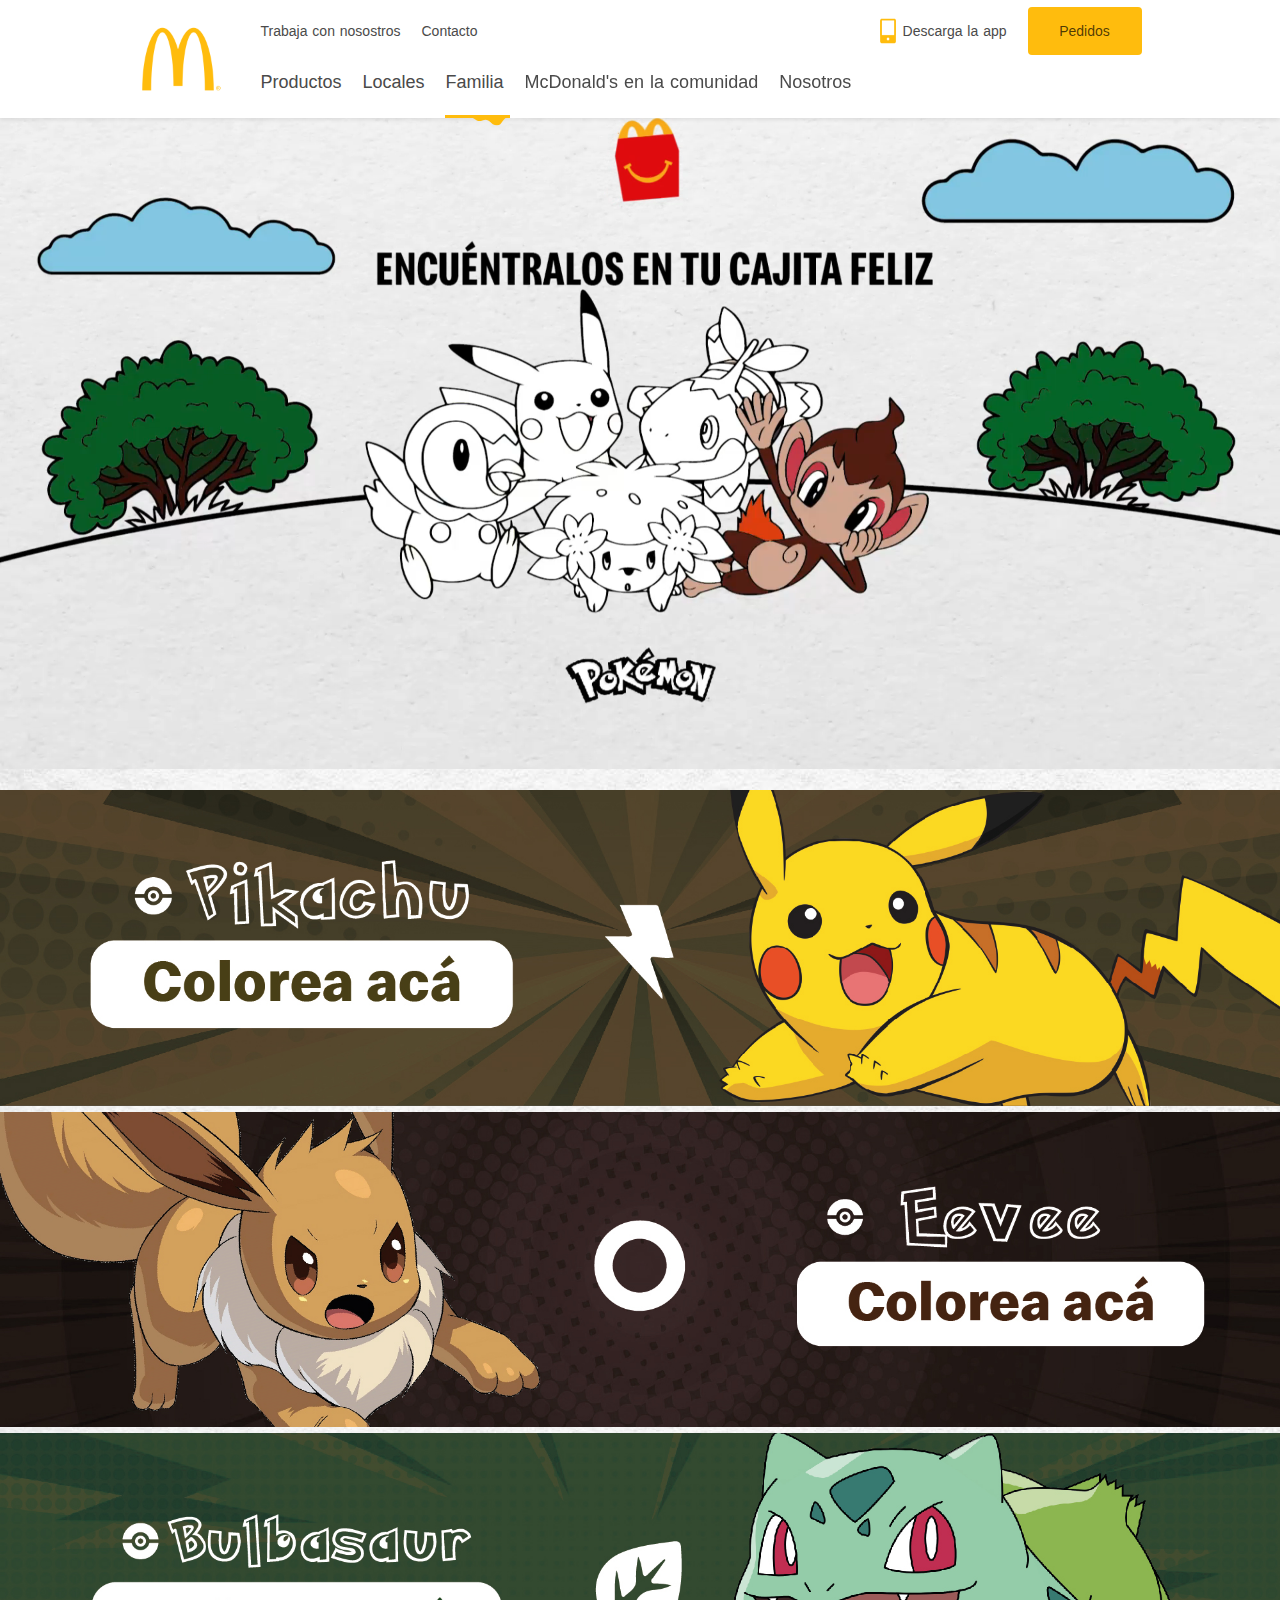
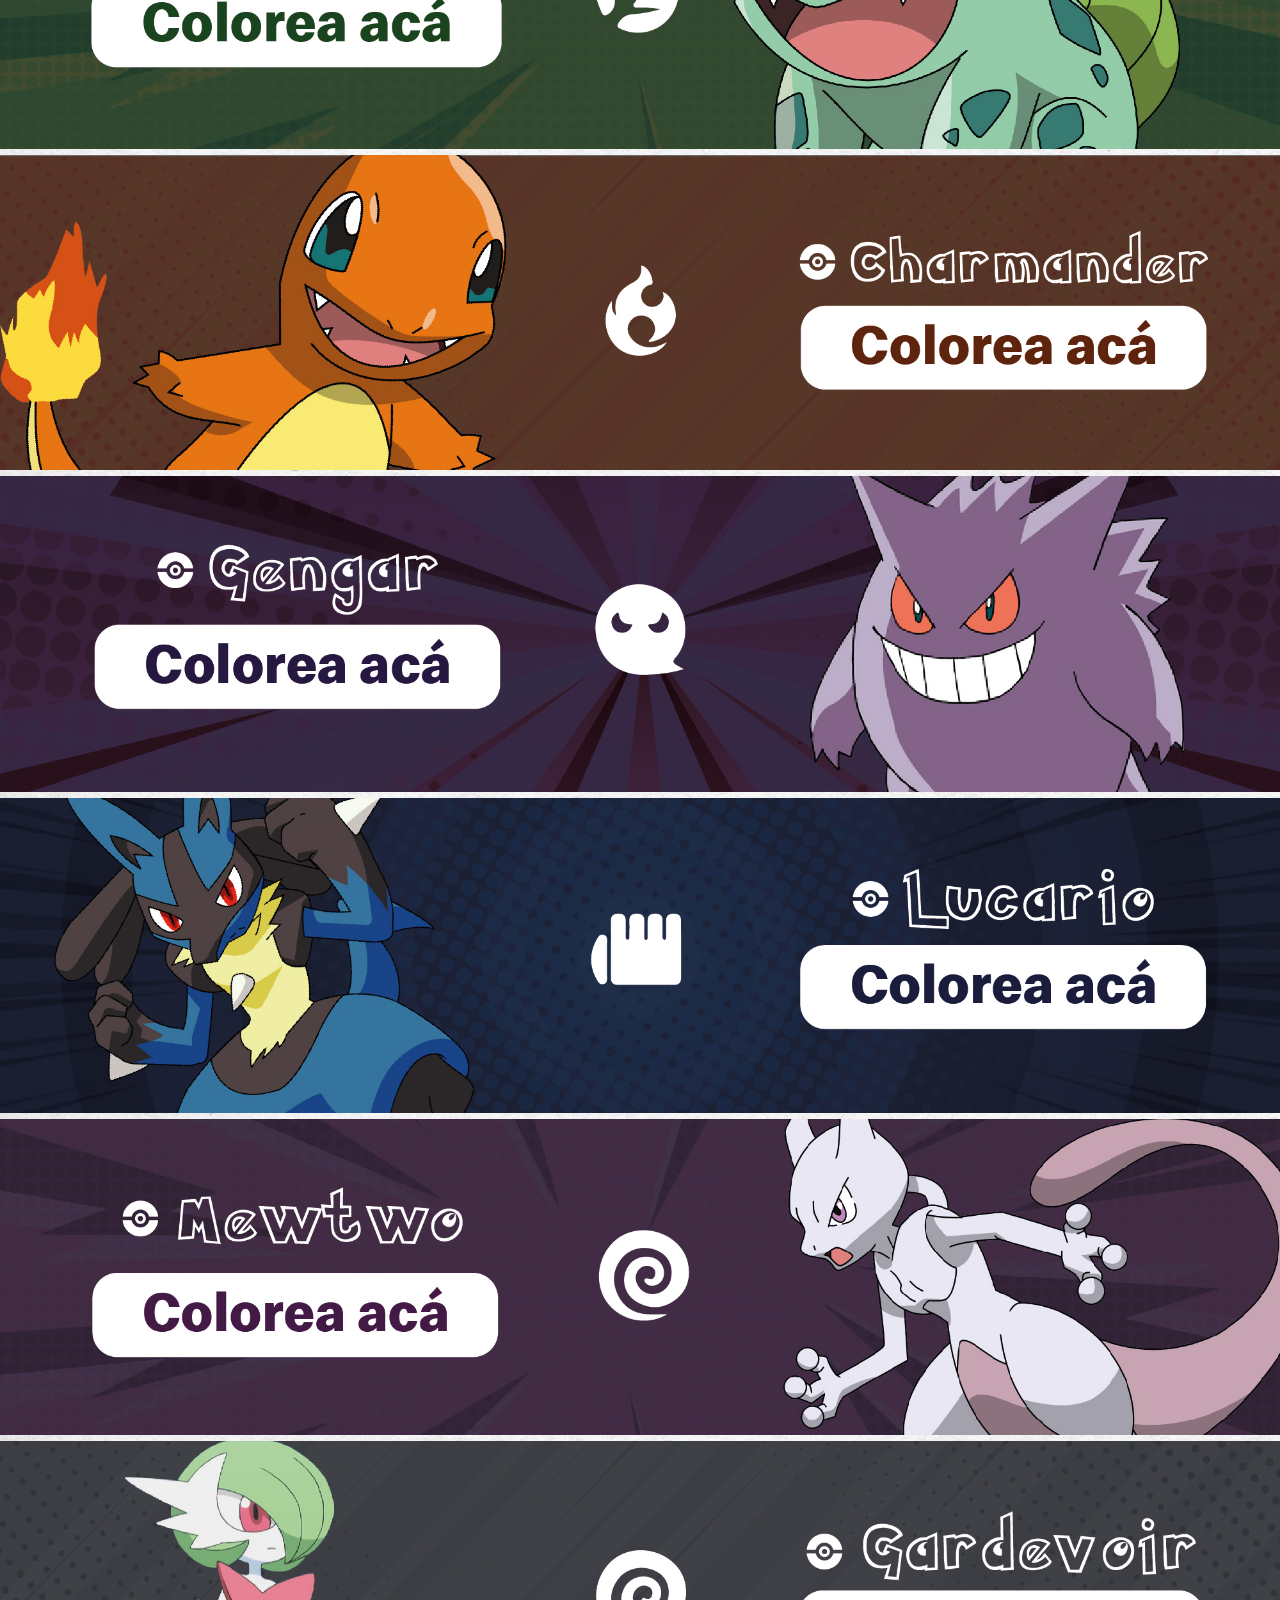
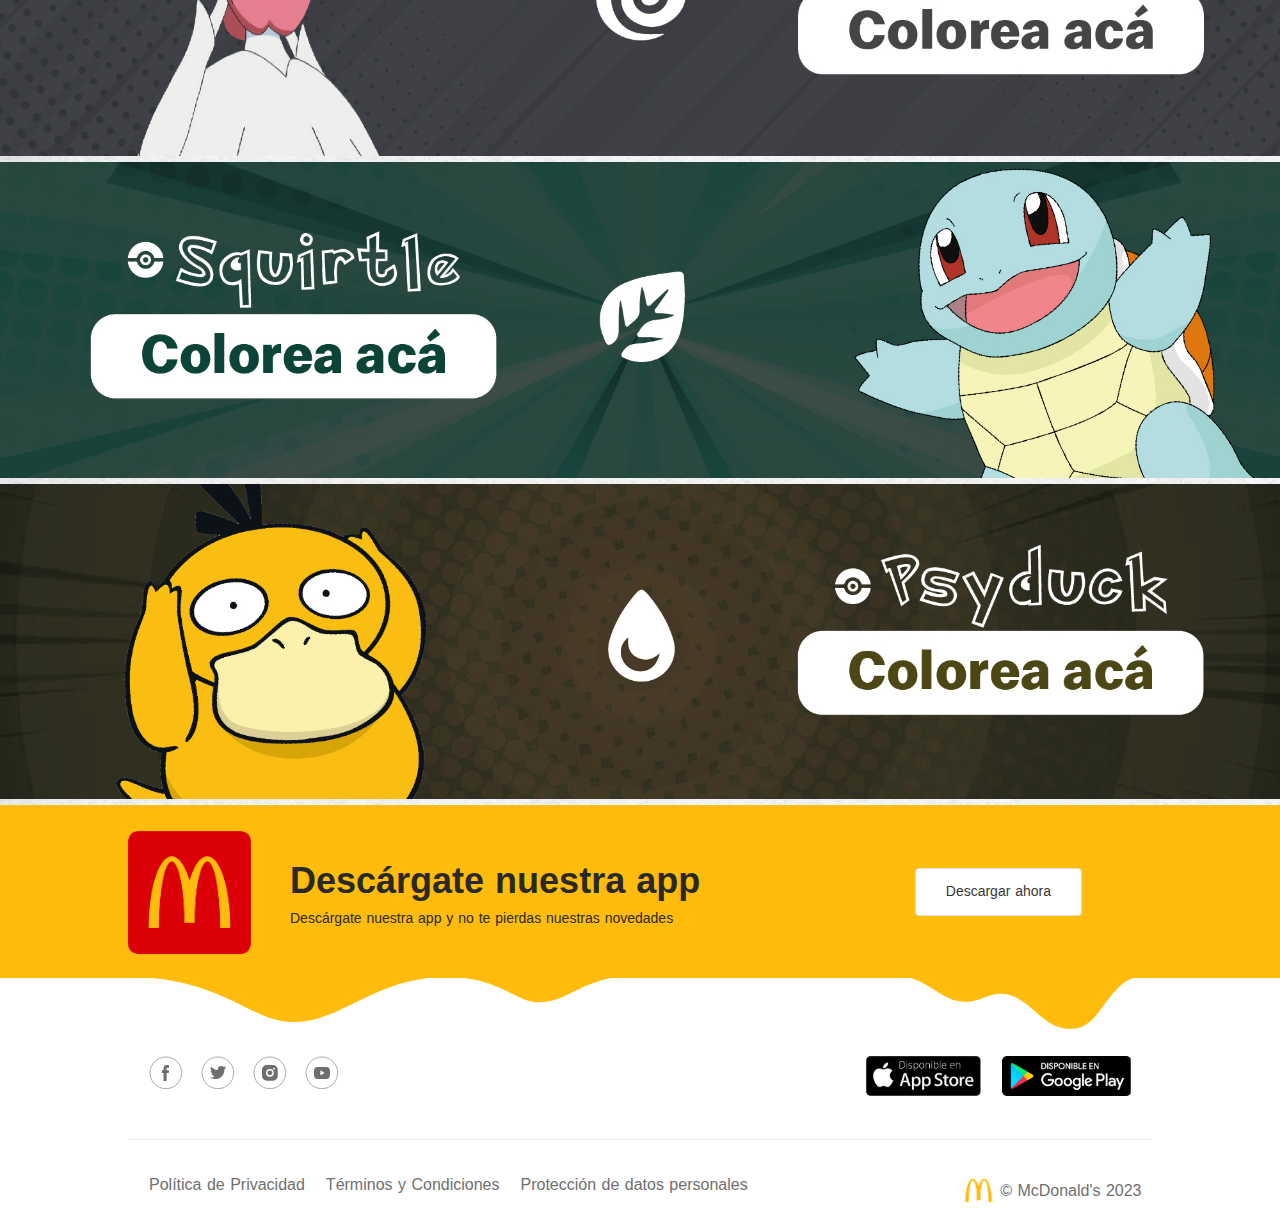
<file: index.html>
<!DOCTYPE html>
<html lang="en">

<head>
    <meta charset="UTF-8">
    <meta http-equiv="X-UA-Compatible" content="IE=edge">
    <meta name="viewport" content="width=device-width, initial-scale=1.0">
    <title>McDonald's Pokemon</title>

    
    <link rel="stylesheet" href="css/style.css">
    <link rel="stylesheet" href="css/styles.css">
    

    <!-- Favicon -->
    <link rel="icon" type="image/vnd.microsoft.icon" href="../img/favicon.ico">

    <!-- Animate.css -->
    <link rel="stylesheet" href="https://cdnjs.cloudflare.com/ajax/libs/animate.css/4.1.1/animate.min.css" />
    

</head>

<body>
    <header id="menugrande">
        <nav role="navigation" aria-label="main navigation" class="navbar mcd-navbar-header mcd-container">
            <div class="navbar-brand">
                <a href="https://www.mcdonalds.cl/" class="navbar-item nuxt-link-active">
                    <img src="assets/mcdonalds-logo-footer-bg-white.png" alt="Mc-Donalds App"
                        class="navbar-brand__logo">
                </a>
                <a role="button" aria-label="menu" aria-expanded="false" class="navbar-burger burger">
                    <span aria-hidden="true"></span>
                    <span aria-hidden="true"></span>
                    <span aria-hidden="true"></span>
                </a>
                <a href="/" target="_self" role="button"
                    class="mcd-link-resolver mcd-link-page button is-primary is-hidden-desktop">Pedidos</a>
            </div>
            <div class="navbar-menu__container">
                <div class="navbar-menu navbar-menu--utility">
                    <div class="navbar-start mcd-navbar-menu--utility">
                        <a href="https://www.mcdonalds.cl/nosotros/trabaja-con-nosotros/"
                            class="mcd-link-resolver mcd-link-page navbar-item" target="_self">Trabaja con
                            nosostros</a>
                        <a href="https://www.mcdonalds.cl/nosotros/contacto"
                            class="mcd-link-resolver mcd-link-page navbar-item" target="_self"
                            title="Contacto">Contacto</a>
                    </div>
                    <div class="navbar-end mcd-navbar-menu--actions">
                        <a href="https://www.mcdonalds.cl/descarga_app" target="_self"
                            class="mcd-link-resolver mcd-link-page navbar-item">
                            <figure itemscope="itemscope" itemtype="http://schema.org/ImageObject"
                                class="mcd-media-image">
                                <img src="assets/MCD_Descarga_la_app_406b004273.png" alt="McDonald's - Descarga la app"
                                    loading="lazy">
                            </figure>
                            Descarga la app
                        </a>
                        <div class="navbar-item is-hidden-touch">
                            <a href="https://www.mcdonalds.cl/nosotros/contacto" target="_self"
                                class="mcd-link-resolver mcd-link-page button is-primary">Pedidos</a>
                        </div>
                    </div>
                </div>
                <span class="mcd-divider is-hidden-desktop"></span>
                <div class="navbar-menu navbar-menu--main">
                    <div class="navbar-start mcd-navbar-menu--main">
                        <div class="navbar-item is-hoverable has-dropdown mcd-dropdown-item">
                            <a class="navbar-item header-submenu-item is-hidden-desktop">
                                Productos
                                <span class="mcd-expanded-collapsed">
                                    <svg xmlns="http://www.w3.org/2000/svg" width="14" height="14" viewBox="0 0 14 14"
                                        class="mcd-svg-more">
                                        <path fill="#292929"
                                            d="M7.076.925c-.367 0-.665.298-.665.665v4.821H1.59c-.367 0-.665.298-.665.665 0 .367.298.665.665.665h4.821v4.82c0 .368.298.666.665.666.367 0 .665-.298.665-.665V7.74h4.82c.368 0 .666-.298.666-.665 0-.367-.298-.665-.665-.665H7.74V1.59c0-.367-.298-.665-.665-.665z">
                                        </path>
                                    </svg>
                                </span>
                            </a>
                            <a href="https://www.mcdonalds.cl/productos"
                                class="mcd-link-resolver mcd-link-page navbar-item header-submenu-item is-hidden-touch"
                                target="_self">Productos</a>
                        </div>
                        <a href="https://www.mcdonalds.cl/locales"
                            class="mcd-link-resolver mcd-link-page navbar-item header-submenu-item"
                            target="_self">Locales</a>
                        <div class="navbar-item is-hoverable has-dropdown mcd-dropdown-item">
                            <a class="navbar-item header-submenu-item is-hidden-desktop">
                                Familia
                                <span class="mcd-expanded-collapsed">
                                    <svg xmlns="http://www.w3.org/2000/svg" width="14" height="14" viewBox="0 0 14 14"
                                        class="mcd-svg-more">
                                        <path fill="#292929"
                                            d="M7.076.925c-.367 0-.665.298-.665.665v4.821H1.59c-.367 0-.665.298-.665.665 0 .367.298.665.665.665h4.821v4.82c0 .368.298.666.665.666.367 0 .665-.298.665-.665V7.74h4.82c.368 0 .666-.298.666-.665 0-.367-.298-.665-.665-.665H7.74V1.59c0-.367-.298-.665-.665-.665z">
                                        </path>
                                    </svg>
                                </span>
                            </a>
                            <a href="https://www.mcdonalds.cl/familia"
                                class="mcd-link-resolver mcd-link-page navbar-item header-submenu-item is-hidden-touch nuxt-link-active"
                                target="_self">Familia</a>
                        </div>
                        <div class="navbar-item is-hoverable has-dropdown mcd-dropdown-item">
                            <a class="navbar-item header-submenu-item is-hidden-desktop">
                                McDonald's en la comunidad
                                <span class="mcd-expanded-collapsed">
                                    <svg xmlns="http://www.w3.org/2000/svg" width="14" height="14" viewBox="0 0 14 14"
                                        class="mcd-svg-more">
                                        <path fill="#292929"
                                            d="M7.076.925c-.367 0-.665.298-.665.665v4.821H1.59c-.367 0-.665.298-.665.665 0 .367.298.665.665.665h4.821v4.82c0 .368.298.666.665.666.367 0 .665-.298.665-.665V7.74h4.82c.368 0 .666-.298.666-.665 0-.367-.298-.665-.665-.665H7.74V1.59c0-.367-.298-.665-.665-.665z">
                                        </path>
                                    </svg>
                                </span>
                            </a>
                            <a href="https://www.mcdonalds.cl/comunidad"
                                class="mcd-link-resolver mcd-link-page navbar-item header-submenu-item is-hidden-touch"
                                target="_self">McDonald's en la comunidad</a>
                        </div>
                        <div class="navbar-item is-hoverable has-dropdown mcd-dropdown-item">
                            <a class="navbar-item header-submenu-item is-hidden-desktop">
                                Nosotros
                                <span class="mcd-expanded-collapsed">
                                    <svg xmlns="http://www.w3.org/2000/svg" width="14" height="14" viewBox="0 0 14 14"
                                        class="mcd-svg-more">
                                        <path fill="#292929"
                                            d="M7.076.925c-.367 0-.665.298-.665.665v4.821H1.59c-.367 0-.665.298-.665.665 0 .367.298.665.665.665h4.821v4.82c0 .368.298.666.665.666.367 0 .665-.298.665-.665V7.74h4.82c.368 0 .666-.298.666-.665 0-.367-.298-.665-.665-.665H7.74V1.59c0-.367-.298-.665-.665-.665z">
                                        </path>
                                    </svg>
                                </span>
                            </a>
                            <a href="https://www.mcdonalds.cl/nosotros"
                                class="mcd-link-resolver mcd-link-page navbar-item header-submenu-item is-hidden-touch"
                                target="_self">Nosotros</a>
                        </div>
                    </div>
                </div>
            </div>
        </nav>
    </header>

    <header id="menuchico">
        <nav>
            <a href="https://www.mcdonalds.cl/"><img src="assets/mcdonalds-logo-footer-bg-white.png" alt="Mc-Donalds App"
                    class="navbar-brand__logo"></a>
            <!-- visible en mobile -->
            <input type="checkbox" id="alternar" />
            <label for="alternar">

                <span></span>
            </label>
            <!-- fin mobile -->
            <ul>
                <li><a href="https://www.mcdonalds.cl/productos">Prouctos</a></li>
                <li><a href="https://www.mcdonalds.cl/locales">Locales</a></li>
                <li><a href="https://www.mcdonalds.cl/familia">Familia</a>
                    <!-- <ul>
                        <li><a href="">Subsección 3A</a></li>
                        <li><a href="">Subsección 3B</a></li>
                        <li><a href="">Subsección 3C</a></li>
                    </ul> -->
                </li>
                <li><a href="https://www.mcdonalds.cl/comunidad">McDonald's en la comunidad</a></li>
                <li><a href="https://www.mcdonalds.cl/nosotros">Nosotros</a></li>
            </ul>
        </nav>
    </header>

    <main>
        <section class="middle">
            <section class="portada">
                <video autoplay loop muted>
                    <source src="img/video1.mp4" type="video/mp4" />
                </video>

            </section>

            <section class="banners">
                <a href="html/1pikachu.html"><img class="img-fluid" src="img/1Pikachu.jpg" alt=""></a>
                <a href="html/2eevee.html"><img class="img-fluid rot" src="img/2Eevee.jpg" alt=""></a>
                <a href="html/3bulbasaur.html"><img class="img-fluid" src="img/3Bulbasaur.jpg" alt=""></a>
                <a href="html/4charmander.html"><img class="img-fluid rot" src="img/4Charmander.jpg" alt=""></a>
                <a href="html/5gengar.html"><img class="img-fluid" src="img/5Gengar.jpg" alt=""></a>
                <a href="html/6lucario.html"><img class="img-fluid rot" src="img/6Lucario.jpg" alt=""></a>
                <a href="html/7mewtwo.html"><img class="img-fluid" src="img/7Mewtwo.jpg" alt=""></a>
                <a href="html/8gardevoir.html"><img class="img-fluid rot" src="img/8Gardevoir.jpg" alt=""></a>
                <a href="html/9squirtle.html"><img class="img-fluid" src="img/9Squirtle.jpg" alt=""></a>
                <a href="html/10psyduck.html"><img class="img-fluid rot" src="img/10Psyduck.jpg" alt=""></a>
            </section>
        </section>

        <section class="bottom">
            <div class="mcd-download-app">
                <div class="mcd-download-app__content">
                    <div class="mcd-container">
                        <div class="mcd-download-app__content-header">
                            <div class="mcd-image">
                                <img src="assets/mcdonalds-logo-bg-red.png" alt="Mc-Donalds App">
                            </div>
                            <div class="mcd-download-app__content-text">
                                <h2>Descárgate nuestra app</h2>
                                <p class="is-hidden-touch">Descárgate nuestra app y no te pierdas nuestras novedades</p>
                            </div>
                            <div class="mcd-download-app__content-action is-hidden-touch">
                                <a href="https://www.mcdonalds.cl/descarga_app" target="_self"
                                    class="mcd-link-resolver mcd-link-page button is-secondary">Descargar ahora</a>
                            </div>
                        </div>
                        <div class="mcd-download-app__content-description is-hidden-desktop">
                            <p>Descárgate nuestra app y no te pierdas nuestras novedades</p>
                        </div>
                        <div class="mcd-download-app__content-action is-hidden-desktop">
                            <a href="https://www.mcdonalds.cl/descarga_app" target="_self"
                                class="mcd-link-resolver mcd-link-page button is-secondary">Descargar ahora</a>
                        </div>
                    </div>
                </div>
                <div class="mcd-download-app__drops mcd-container is-animated">
                    <svg xmlns="http://www.w3.org/2000/svg" width="1047" height="53" viewBox="0 0 1047 53"
                        class="mcd-svg-drops-desktop is-hidden-touch">
                        <g fill="#FFBC0D" fill-rule="evenodd">
                            <path
                                d="M783 0h8.898c27.346 1.109 41.205 29.39 70.124 24.947 10.435-1.602 19.12-7.673 30.019-7.762 26.084-.21 38.888 29.7 63.222 34.884 7.298 1.555 14.958 1.35 21.71-2.062 5.922-2.992 10.522-7.947 14.51-13.13 6.888-8.958 13.024-18.669 21.26-26.511 4.48-4.262 9.887-8.221 16.028-9.521 2.384-.506 4.793-.72 7.207-.845H1046M0 0c95.445 0 125.033 46.115 167.984 46.115C219.525 46.115 251.974 0 325.469 0c53.687 0 70.33 25.94 94.489 25.94C448.951 25.94 467.205 0 508.544 0"
                                transform="translate(.32)"></path>
                        </g>
                    </svg>
                    <svg xmlns="http://www.w3.org/2000/svg" width="320" height="16" viewBox="0 0 320 16"
                        class="mcd-svg-drops-mobile is-hidden-desktop">
                        <g fill="none" fill-rule="evenodd">
                            <g fill="#FFBC0D">
                                <g>
                                    <path
                                        d="M241 0h2.673c8.214.335 12.377 8.872 21.064 7.531 3.134-.483 5.743-2.316 9.017-2.343 7.835-.063 11.681 8.966 18.99 10.531 2.192.47 4.494.408 6.522-.623 1.779-.903 3.16-2.399 4.358-3.963 2.07-2.705 3.912-5.636 6.386-8.004 1.346-1.286 2.97-2.481 4.815-2.874.716-.153 1.44-.217 2.165-.255H320M0 0c28.903 0 37.863 13 50.87 13C66.478 13 76.304 0 98.56 0c16.258 0 21.298 7.313 28.614 7.313C135.954 7.313 141.482 0 154 0"
                                        transform="translate(0 -198) translate(0 198)"></path>
                                </g>
                            </g>
                        </g>
                    </svg>
                </div>
            </div>
        </section>
    </main>
    <footer class="mcd-footer">
        <div class="mcd-container mcd-footer-toolbar">
            <div class="columns is-desktop">
                <div class="column is-6-desktop">
                    <div class="mcd-footer-social">
                        <ul>
                            <li>
                                <a href="https://www.facebook.com/McDonaldsChile" target="_blank" title="Facebook"
                                    class="mcd-link-resolver mcd-link-url">
                                    <svg xmlns="http://www.w3.org/2000/svg" width="34" height="34" viewBox="0 0 34 34"
                                        class="mcd-svg-facebook">
                                        <g fill="none" fill-rule="evenodd">
                                            <path
                                                d="M32.69 16.845c0 8.75-7.094 15.844-15.845 15.844C8.095 32.69 1 25.596 1 16.845S8.094 1 16.845 1c8.75 0 15.845 7.094 15.845 15.845"
                                                class="mcd-icon-stroke"></path>
                                            <path
                                                d="M14.542 17.063v7.735c0 .112.085.202.19.202h2.706c.104 0 .189-.09.189-.202v-7.861h1.961c.099 0 .181-.08.19-.185l.188-2.368c.01-.118-.078-.219-.189-.219h-2.15v-1.68c0-.394.3-.713.672-.713h1.511c.105 0 .19-.09.19-.202V9.202C20 9.09 19.915 9 19.81 9h-2.554c-1.498 0-2.714 1.29-2.714 2.882v2.283H13.19c-.105 0-.19.09-.19.202v2.368c0 .112.085.202.19.202h1.352v.126"
                                                class="mcd-icon-fill"></path>
                                        </g>
                                    </svg>
                                </a>
                            </li>
                            <li>
                                <a href="https://twitter.com/mcdonalds_cl" target="_self" title="Twitter"
                                    class="mcd-link-resolver mcd-link-url">
                                    <svg xmlns="http://www.w3.org/2000/svg" width="34" height="34" viewBox="0 0 34 34"
                                        class="mcd-svg-twitter">
                                        <g fill="none" fill-rule="evenodd">
                                            <path stroke="#ADADAD"
                                                d="M32.69 16.845c0 8.75-7.094 15.844-15.845 15.844C8.095 32.69 1 25.596 1 16.845S8.094 1 16.845 1c8.75 0 15.845 7.094 15.845 15.845"
                                                class="mcd-icon-stroke"></path>
                                            <path fill="#6F6F6F"
                                                d="M24.94 11.558c-.508.227-1.068.365-1.616.456.26-.044.644-.508.798-.697.234-.287.428-.613.538-.966.014-.028.024-.063-.004-.083-.035-.014-.057-.007-.085.007a8.331 8.331 0 0 1-1.92.724.13.13 0 0 1-.132-.034c-.056-.063-.109-.121-.168-.17a3.409 3.409 0 0 0-.93-.562 3.27 3.27 0 0 0-1.427-.226 3.471 3.471 0 0 0-2.445 1.257 3.285 3.285 0 0 0-.651 1.287c-.113.454-.104.902-.035 1.36.01.076.004.087-.066.076-2.637-.387-4.823-1.318-6.597-3.312-.077-.087-.119-.087-.182.007-.777 1.147-.4 2.992.57 3.899.13.12.262.241.406.351-.053.01-.698-.058-1.274-.351-.076-.049-.115-.02-.122.065-.007.124.004.238.02.373.15 1.164.967 2.24 2.086 2.66.133.055.28.104.423.128-.255.055-.518.094-1.249.038-.09-.017-.126.027-.09.114.549 1.477 1.734 1.916 2.622 2.167.12.02.239.02.358.048-.007.01-.015.01-.021.02-.295.443-1.316.773-1.792.937a6.5 6.5 0 0 1-2.721.343c-.146-.02-.177-.019-.217 0-.04.025-.005.06.042.097.186.12.375.228.567.331.58.304 1.186.546 1.819.718 3.268.89 6.95.236 9.404-2.17 1.928-1.888 2.603-4.493 2.603-7.101 0-.102.123-.158.195-.212.501-.372.9-.817 1.274-1.314.084-.111.079-.21.079-.251v-.014c0-.042.005-.029-.06 0"
                                                class="mcd-icon-fill"></path>
                                        </g>
                                    </svg>
                                </a>
                            </li>
                            <li>
                                <a href="https://www.instagram.com/mcdonalds_cl/" target="_blank" title="Instagram"
                                    class="mcd-link-resolver mcd-link-url">
                                    <svg xmlns="http://www.w3.org/2000/svg" width="34" height="34" viewBox="0 0 34 34"
                                        class="mcd-svg-instagram">
                                        <g fill="none" fill-rule="evenodd">
                                            <path stroke="#ADADAD"
                                                d="M32.69 16.845c0 8.75-7.094 15.844-15.845 15.844C8.095 32.69 1 25.596 1 16.845S8.094 1 16.845 1c8.75 0 15.845 7.094 15.845 15.845"
                                                class="mcd-icon-stroke"></path>
                                            <path fill="#6F6F6F"
                                                d="M20.017 24.748H13.73A4.735 4.735 0 0 1 9 20.018V13.73A4.735 4.735 0 0 1 13.73 9h6.287a4.736 4.736 0 0 1 4.73 4.73v6.287a4.736 4.736 0 0 1-4.73 4.73z"
                                                class="mcd-icon-fill"></path>
                                            <path fill="#FFF"
                                                d="M16.938 19.358a2.487 2.487 0 0 1-2.484-2.484 2.487 2.487 0 0 1 2.484-2.484 2.487 2.487 0 0 1 2.485 2.484 2.487 2.487 0 0 1-2.485 2.484zm0-6.362a3.882 3.882 0 0 0-3.878 3.878 3.882 3.882 0 0 0 3.878 3.878 3.883 3.883 0 0 0 3.879-3.878 3.883 3.883 0 0 0-3.879-3.878zM21.043 11.812a.923.923 0 1 0 0 1.846.923.923 0 0 0 0-1.846"
                                                class="mcd-icon-bg"></path>
                                        </g>
                                    </svg>
                                </a>
                            </li>
                            <li>
                                <a href="https://www.youtube.com/channel/UC9BqwHQ9cbsSULb1kmwvY8A" target="_blank"
                                    title="Youtube" class="mcd-link-resolver mcd-link-url">
                                    <svg xmlns="http://www.w3.org/2000/svg" width="34" height="34" viewBox="0 0 34 34"
                                        class="mcd-svg-youtube">
                                        <g fill="none" fill-rule="evenodd">
                                            <g>
                                                <g>
                                                    <g>
                                                        <path
                                                            d="M31.69 15.845c0 8.75-7.094 15.844-15.845 15.844C7.095 31.69 0 24.596 0 15.845S7.094 0 15.845 0c8.75 0 15.845 7.094 15.845 15.845"
                                                            transform="translate(-286 -377) translate(131 378) translate(156)"
                                                            class="mcd-icon-stroke"></path>
                                                        <path
                                                            d="M18.3 16.229l-3.602 2.117c-.157.09-.298-.031-.298-.222V13.78c0-.194.145-.315.302-.22l3.628 2.23c.16.097.133.345-.03.44zm5.7-2.497C24 11.671 22.44 10 20.517 10h-9.034C9.56 10 8 11.67 8 13.732v4.536C8 20.329 9.56 22 11.483 22h9.034C22.441 22 24 20.33 24 18.268v-4.536z"
                                                            transform="translate(-286 -377) translate(131 378) translate(156)"
                                                            class="mcd-icon-fill"></path>
                                                    </g>
                                                </g>
                                            </g>
                                        </g>
                                    </svg>
                                </a>
                            </li>
                        </ul>
                    </div>
                </div>
                <div class="column is-6-desktop">
                    <div class="mcd-footer-apps">
                        <ul class="columns is-mobile is-multiline">
                            <li class="column is-6 is-narrow-desktop">
                                <a href="https://apps.apple.com/cl/app/mcdonalds-app/id1114009187" target="_blank"
                                    class="mcd-link-resolver mcd-link-url">
                                    <figure itemscope="itemscope" itemtype="http://schema.org/ImageObject"
                                        class="mcd-media-image">
                                        <img src="assets/app_store_3x_d293084ca1.png" alt="" loading="lazy">
                                    </figure>
                                </a>
                            </li>
                            <li class="column is-6 is-narrow-desktop">
                                <a href="https://play.google.com/store/apps/details?id=com.mcdo.mcdonalds&hl"
                                    target="_blank" class="mcd-link-resolver mcd-link-url">
                                    <figure itemscope="itemscope" itemtype="http://schema.org/ImageObject"
                                        class="mcd-media-image">
                                        <img src="assets/disponible_google_play_3x_c977cae3bc.png" alt=""
                                            loading="lazy">
                                    </figure>
                                </a>
                            </li>
                        </ul>
                    </div>
                </div>
            </div>
        </div>
        <div class="mcd-divider"></div>
        <div class="mcd-container">
            <div class="columns is-desktop">
                <div class="column is-narrow-desktop mcd-footer-legal__container">
                    <div class="mcd-footer-legal">
                        <ul class="columns is-variable is-0-mobile is-3-desktop is-mobile is-multiline">
                            <li class="column is-narrow">
                                <a href="https://www.mcdonalds.cl/politica-de-privacidad" target="_self"
                                    class="mcd-link-resolver mcd-link-page">Política de
                                    Privacidad</a>
                            </li>
                            <li class="column is-narrow">
                                <a href="https://www.mcdonalds.cl/terminos-y-condiciones" target="_self"
                                    class="mcd-link-resolver mcd-link-page"> Términos y
                                    Condiciones</a>
                            </li>
                            <li class="column is-narrow"><a href="https://www.mcdonalds.cl/proteccion-datos-personales"
                                    target="_self" class="mcd-link-resolver mcd-link-page">Protección de datos
                                    personales</a>
                            </li>
                        </ul>
                    </div>
                </div>
                <div class="column">
                    <div class="mcd-footer-brand">
                        <img src="assets/mcdonalds-logo-footer-bg-white.png" alt="McDonald's logo">
                        © McDonald's 2023
                    </div>
                </div>
            </div>
        </div>
    </footer>

    <script src="js/3.js"></script>


</body>

</html>
</file>
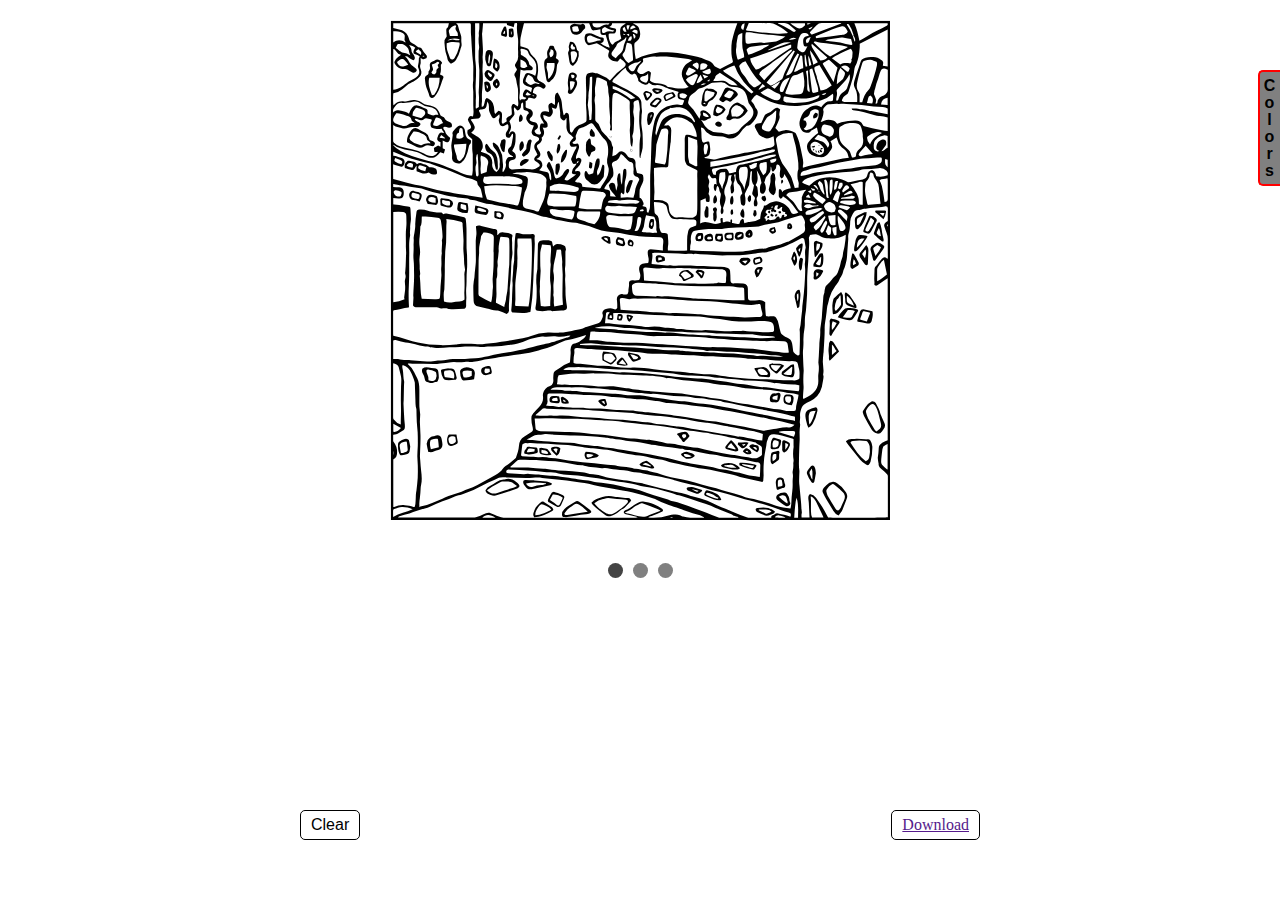
<file: index4.html>
<!DOCTYPE html>
<html lang="en">
<head>
    <meta charset="UTF-8">
    <meta http-equiv="X-UA-Compatible" content="IE=edge">
    <meta name="viewport" content="width=device-width, initial-scale=1.0">
    <title>Pokemon v4</title>
    <link rel="stylesheet" href="style4.css">
</head>
<body>
    <main>
        <div class="container">
            <div class="picture-box">
                <object class="picture" id="drawing" data="test.svg" type="image/svg+xml" height="500px" width="500px"></object>
                <div class="paint">
                    <div class="hidden">
                        <p>Colors</p>
                    </div>
                    <div class="menu colors">
                        <button class="btn-color red checked"></button>
                        <button class="btn-color blue"></button>
                        <button class="btn-color yellow"></button>
                        <button class="btn-color green"></button>
                        <button class="btn-color black"></button>
                        <button class="btn-color white"></button>
                    </div>
                </div>
            </div>
            </div>
            <div class="menu-draw">
                <button class="btn-draw selected" value="test.svg"></button>
                <button class="btn-draw" value="test2.svg"></button>
                <button class="btn-draw" value="test3.svg"></button>
            </div>
            <a href="" class="download" id="downloadSVG">Download</a>
            <a href="" class="clear">Clear</a>
            <div>
            </div>
        </div>
    </main>
    <script src="/script4.js"></script>
</body>
</html>
</file>
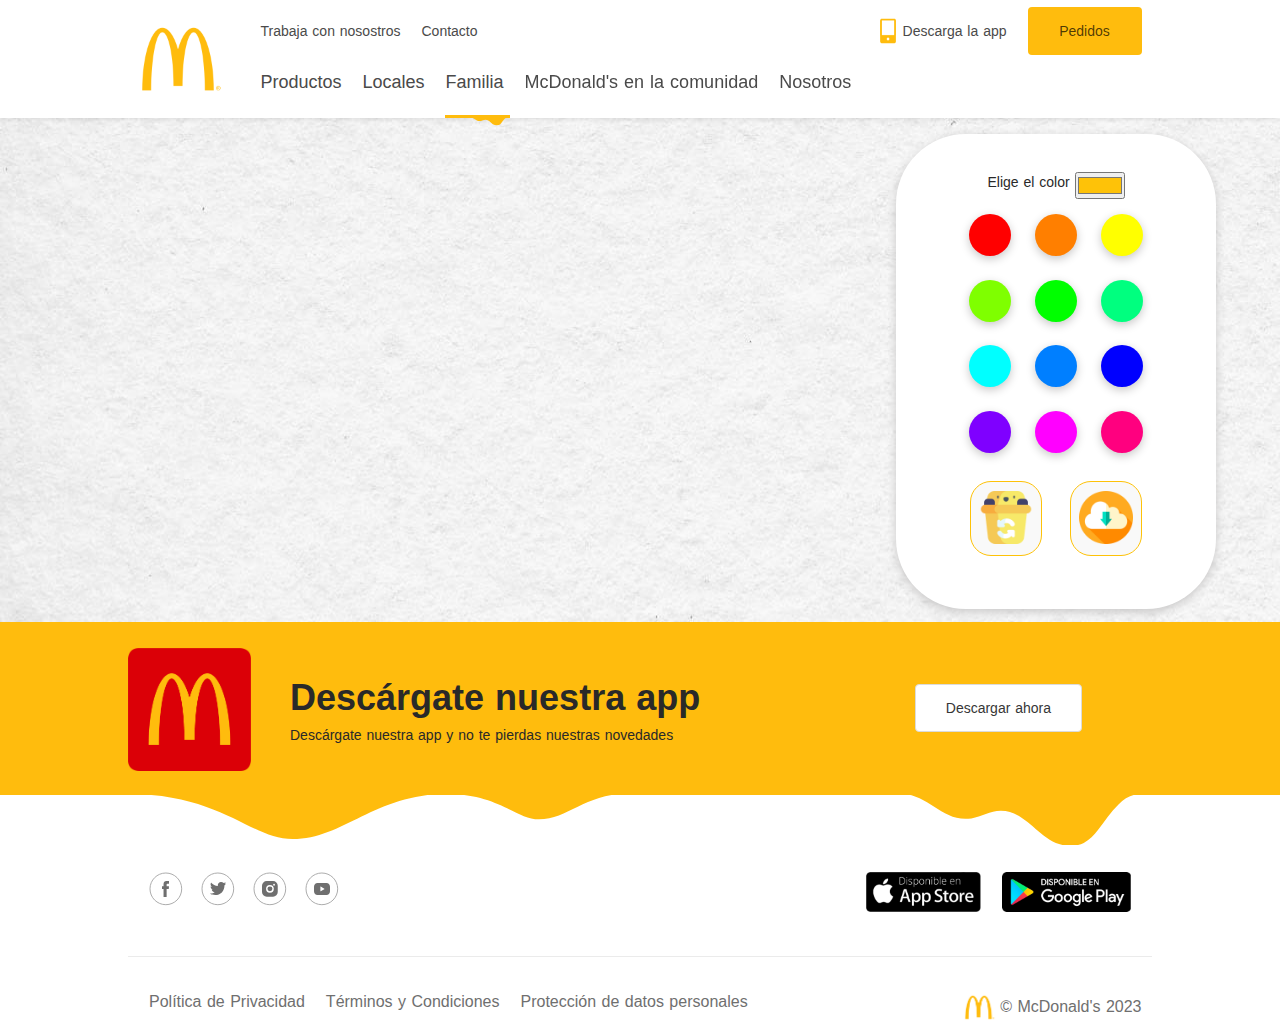
<file: html/10psyduck.html>
<!DOCTYPE html>
<html lang="en">

<head>
    <meta charset="UTF-8">
    <meta http-equiv="X-UA-Compatible" content="IE=edge">
    <meta name="viewport" content="width=device-width, initial-scale=1.0">
    <title>McDonald's Pokemon</title>

    <link rel="stylesheet" href="../css/style.css">    
    <link rel="stylesheet" href="../css/3.css">

    <!-- Favicon -->
    <link rel="icon" type="image/vnd.microsoft.icon" href="../img/favicon.ico">

    <!-- Animate.css -->
    <link rel="stylesheet" href="https://cdnjs.cloudflare.com/ajax/libs/animate.css/4.1.1/animate.min.css" />

</head>

<body>
    <header>
        <nav role="navigation" aria-label="main navigation" class="navbar mcd-navbar-header mcd-container">
            <div class="navbar-brand">
                <a href="https://www.mcdonalds.cl/" class="navbar-item nuxt-link-active">
                    <img src="../assets/mcdonalds-logo-footer-bg-white.png" alt="Mc-Donalds App"
                        class="navbar-brand__logo">
                </a>
                <a role="button" aria-label="menu" aria-expanded="false" class="navbar-burger burger">
                    <span aria-hidden="true"></span>
                    <span aria-hidden="true"></span>
                    <span aria-hidden="true"></span>
                </a>
                <a href="/" target="_self" role="button"
                    class="mcd-link-resolver mcd-link-page button is-primary is-hidden-desktop">Pedidos</a>
            </div>
            <div class="navbar-menu__container">
                <div class="navbar-menu navbar-menu--utility">
                    <div class="navbar-start mcd-navbar-menu--utility">
                        <a href="https://www.mcdonalds.cl/nosotros/trabaja-con-nosotros/" class="mcd-link-resolver mcd-link-page navbar-item" target="_self">Trabaja con
                            nosostros</a>
                        <a href="https://www.mcdonalds.cl/nosotros/contacto" class="mcd-link-resolver mcd-link-page navbar-item" target="_self"
                            title="Contacto">Contacto</a>
                    </div>
                    <div class="navbar-end mcd-navbar-menu--actions">
                        <a href="https://www.mcdonalds.cl/descarga_app" target="_self" class="mcd-link-resolver mcd-link-page navbar-item">
                            <figure itemscope="itemscope" itemtype="http://schema.org/ImageObject"
                                class="mcd-media-image">
                                <img src="../assets/MCD_Descarga_la_app_406b004273.png" alt="McDonald's - Descarga la app"
                                    loading="lazy">
                            </figure>
                            Descarga la app
                        </a>
                        <div class="navbar-item is-hidden-touch">
                            <a href="https://www.mcdonalds.cl/nosotros/contacto" target="_self"
                                class="mcd-link-resolver mcd-link-page button is-primary">Pedidos</a>
                        </div>
                    </div>
                </div>
                <span class="mcd-divider is-hidden-desktop"></span>
                <div class="navbar-menu navbar-menu--main">
                    <div class="navbar-start mcd-navbar-menu--main">
                        <div class="navbar-item is-hoverable has-dropdown mcd-dropdown-item">
                            <a class="navbar-item header-submenu-item is-hidden-desktop">
                                Productos
                                <span class="mcd-expanded-collapsed">
                                    <svg xmlns="http://www.w3.org/2000/svg" width="14" height="14" viewBox="0 0 14 14"
                                        class="mcd-svg-more">
                                        <path fill="#292929"
                                            d="M7.076.925c-.367 0-.665.298-.665.665v4.821H1.59c-.367 0-.665.298-.665.665 0 .367.298.665.665.665h4.821v4.82c0 .368.298.666.665.666.367 0 .665-.298.665-.665V7.74h4.82c.368 0 .666-.298.666-.665 0-.367-.298-.665-.665-.665H7.74V1.59c0-.367-.298-.665-.665-.665z">
                                        </path>
                                    </svg>
                                </span>
                            </a>
                            <a href="https://www.mcdonalds.cl/productos"
                                class="mcd-link-resolver mcd-link-page navbar-item header-submenu-item is-hidden-touch"
                                target="_self">Productos</a>
                        </div>
                        <a href="https://www.mcdonalds.cl/locales" class="mcd-link-resolver mcd-link-page navbar-item header-submenu-item"
                            target="_self">Locales</a>
                        <div class="navbar-item is-hoverable has-dropdown mcd-dropdown-item">
                            <a class="navbar-item header-submenu-item is-hidden-desktop">
                                Familia
                                <span class="mcd-expanded-collapsed">
                                    <svg xmlns="http://www.w3.org/2000/svg" width="14" height="14" viewBox="0 0 14 14"
                                        class="mcd-svg-more">
                                        <path fill="#292929"
                                            d="M7.076.925c-.367 0-.665.298-.665.665v4.821H1.59c-.367 0-.665.298-.665.665 0 .367.298.665.665.665h4.821v4.82c0 .368.298.666.665.666.367 0 .665-.298.665-.665V7.74h4.82c.368 0 .666-.298.666-.665 0-.367-.298-.665-.665-.665H7.74V1.59c0-.367-.298-.665-.665-.665z">
                                        </path>
                                    </svg>
                                </span>
                            </a>
                            <a href="https://www.mcdonalds.cl/familia"
                                class="mcd-link-resolver mcd-link-page navbar-item header-submenu-item is-hidden-touch nuxt-link-active"
                                target="_self">Familia</a>
                        </div>
                        <div class="navbar-item is-hoverable has-dropdown mcd-dropdown-item">
                            <a class="navbar-item header-submenu-item is-hidden-desktop">
                                McDonald's en la comunidad
                                <span class="mcd-expanded-collapsed">
                                    <svg xmlns="http://www.w3.org/2000/svg" width="14" height="14" viewBox="0 0 14 14"
                                        class="mcd-svg-more">
                                        <path fill="#292929"
                                            d="M7.076.925c-.367 0-.665.298-.665.665v4.821H1.59c-.367 0-.665.298-.665.665 0 .367.298.665.665.665h4.821v4.82c0 .368.298.666.665.666.367 0 .665-.298.665-.665V7.74h4.82c.368 0 .666-.298.666-.665 0-.367-.298-.665-.665-.665H7.74V1.59c0-.367-.298-.665-.665-.665z">
                                        </path>
                                    </svg>
                                </span>
                            </a>
                            <a href="https://www.mcdonalds.cl/comunidad"
                                class="mcd-link-resolver mcd-link-page navbar-item header-submenu-item is-hidden-touch"
                                target="_self">McDonald's en la comunidad</a>
                        </div>
                        <div class="navbar-item is-hoverable has-dropdown mcd-dropdown-item">
                            <a class="navbar-item header-submenu-item is-hidden-desktop">
                                Nosotros
                                <span class="mcd-expanded-collapsed">
                                    <svg xmlns="http://www.w3.org/2000/svg" width="14" height="14" viewBox="0 0 14 14"
                                        class="mcd-svg-more">
                                        <path fill="#292929"
                                            d="M7.076.925c-.367 0-.665.298-.665.665v4.821H1.59c-.367 0-.665.298-.665.665 0 .367.298.665.665.665h4.821v4.82c0 .368.298.666.665.666.367 0 .665-.298.665-.665V7.74h4.82c.368 0 .666-.298.666-.665 0-.367-.298-.665-.665-.665H7.74V1.59c0-.367-.298-.665-.665-.665z">
                                        </path>
                                    </svg>
                                </span>
                            </a>
                            <a href="https://www.mcdonalds.cl/nosotros"
                                class="mcd-link-resolver mcd-link-page navbar-item header-submenu-item is-hidden-touch"
                                target="_self">Nosotros</a>
                        </div>
                    </div>
                </div>
            </div>
        </nav>
    </header>
    <main>
        <section class="middle">

            <section class="section1">
                <div class="pikachu">
                    <!--  -->
                </div>

                <div class="colores">
                    <label for="paint" id="label1">Elige el color</label>
                    <input type="color" id="paint" name="paint" value="#fec208">

                    <div class="previous-colors">
                        <div class="prev-color" style="background-color: #FF0000" ,="" margin:2%"=""></div>
                        <div class="prev-color" style="background-color: #FF7F00" ,="" margin:2%"=""></div>
                        <div class="prev-color" style="background-color: #FFFF00" ,="" margin:2%"=""></div>
                        <div class="prev-color" style="background-color: #7FFF00" ,="" margin:2%"=""></div>
                        <div class="prev-color" style="background-color: #00FF00" ,="" margin:2%"=""></div>
                        <div class="prev-color" style="background-color: #00FF7F" ,="" margin:2%"=""></div>
                        <div class="prev-color" style="background-color: #00FFFF" ,="" margin:2%"=""></div>
                        <div class="prev-color" style="background-color: #007FFF" ,="" margin:2%"=""></div>
                        <div class="prev-color" style="background-color: #0000FF" ,="" margin:2%"=""></div>
                        <div class="prev-color" style="background-color: #7F00FF" ,="" margin:2%"=""></div>
                        <div class="prev-color" style="background-color: #FF00FF" ,="" margin:2%"=""></div>
                        <div class="prev-color" style="background-color: #FF007F" ,="" margin:2%"=""></div>
                    </div>

                    <!-- Botones -->
                    <div class="botones">
                        <!-- <button class="undo"><img src="../img/reply.png" alt="" style="width: 2em"
                                class="animate__animated animate__rotateIn animate__infinite animate__slow"></button> -->
                        <button class="reset"><img src="../img/recycle-bin2.png" alt="" style="width: 4em"
                                class="animate__animated animate__rubberBand animate__infinite animate__slow"></button>
                        <button id="downloadSVG"><img src="../img/cloud-computing.png" alt="" style="width: 4em"
                                class="animate__animated animate__swing animate__infinite animate__slow"></button>

                    </div>
                </div>
            </section>

        </section>
            <section class="bottom">
                <div class="mcd-download-app">
                    <div class="mcd-download-app__content">
                        <div class="mcd-container">
                            <div class="mcd-download-app__content-header">
                                <div class="mcd-image">
                                    <img src="../assets/mcdonalds-logo-bg-red.png" alt="Mc-Donalds App">
                                </div>
                                <div class="mcd-download-app__content-text">
                                    <h2>Descárgate nuestra app</h2>
                                    <p class="is-hidden-touch">Descárgate nuestra app y no te pierdas nuestras novedades
                                    </p>
                                </div>
                                <div class="mcd-download-app__content-action is-hidden-touch">
                                    <a href="/" target="_self"
                                        class="mcd-link-resolver mcd-link-page button is-secondary">Descargar ahora</a>
                                </div>
                            </div>
                            <div class="mcd-download-app__content-description is-hidden-desktop">
                                <p>Descárgate nuestra app y no te pierdas nuestras novedades</p>
                            </div>
                            <div class="mcd-download-app__content-action is-hidden-desktop">
                                <a href="/" target="_self"
                                    class="mcd-link-resolver mcd-link-page button is-secondary">Descargar ahora</a>
                            </div>
                        </div>
                    </div>
                    <div class="mcd-download-app__drops mcd-container is-animated">
                        <svg xmlns="http://www.w3.org/2000/svg" width="1047" height="53" viewBox="0 0 1047 53"
                            class="mcd-svg-drops-desktop is-hidden-touch">
                            <g fill="#FFBC0D" fill-rule="evenodd">
                                <path
                                    d="M783 0h8.898c27.346 1.109 41.205 29.39 70.124 24.947 10.435-1.602 19.12-7.673 30.019-7.762 26.084-.21 38.888 29.7 63.222 34.884 7.298 1.555 14.958 1.35 21.71-2.062 5.922-2.992 10.522-7.947 14.51-13.13 6.888-8.958 13.024-18.669 21.26-26.511 4.48-4.262 9.887-8.221 16.028-9.521 2.384-.506 4.793-.72 7.207-.845H1046M0 0c95.445 0 125.033 46.115 167.984 46.115C219.525 46.115 251.974 0 325.469 0c53.687 0 70.33 25.94 94.489 25.94C448.951 25.94 467.205 0 508.544 0"
                                    transform="translate(.32)"></path>
                            </g>
                        </svg>
                        <svg xmlns="http://www.w3.org/2000/svg" width="320" height="16" viewBox="0 0 320 16"
                            class="mcd-svg-drops-mobile is-hidden-desktop">
                            <g fill="none" fill-rule="evenodd">
                                <g fill="#FFBC0D">
                                    <g>
                                        <path
                                            d="M241 0h2.673c8.214.335 12.377 8.872 21.064 7.531 3.134-.483 5.743-2.316 9.017-2.343 7.835-.063 11.681 8.966 18.99 10.531 2.192.47 4.494.408 6.522-.623 1.779-.903 3.16-2.399 4.358-3.963 2.07-2.705 3.912-5.636 6.386-8.004 1.346-1.286 2.97-2.481 4.815-2.874.716-.153 1.44-.217 2.165-.255H320M0 0c28.903 0 37.863 13 50.87 13C66.478 13 76.304 0 98.56 0c16.258 0 21.298 7.313 28.614 7.313C135.954 7.313 141.482 0 154 0"
                                            transform="translate(0 -198) translate(0 198)"></path>
                                    </g>
                                </g>
                            </g>
                        </svg>
                    </div>
                </div>
            </section>
    </main>
    <footer class="mcd-footer">
        <div class="mcd-container mcd-footer-toolbar">
            <div class="columns is-desktop">
                <div class="column is-6-desktop">
                    <div class="mcd-footer-social">
                        <ul>
                            <li>
                                <a href="https://www.facebook.com/McDonaldsChile" target="_blank" title="Facebook" class="mcd-link-resolver mcd-link-url">
                                    <svg xmlns="http://www.w3.org/2000/svg" width="34" height="34" viewBox="0 0 34 34"
                                        class="mcd-svg-facebook">
                                        <g fill="none" fill-rule="evenodd">
                                            <path
                                                d="M32.69 16.845c0 8.75-7.094 15.844-15.845 15.844C8.095 32.69 1 25.596 1 16.845S8.094 1 16.845 1c8.75 0 15.845 7.094 15.845 15.845"
                                                class="mcd-icon-stroke"></path>
                                            <path
                                                d="M14.542 17.063v7.735c0 .112.085.202.19.202h2.706c.104 0 .189-.09.189-.202v-7.861h1.961c.099 0 .181-.08.19-.185l.188-2.368c.01-.118-.078-.219-.189-.219h-2.15v-1.68c0-.394.3-.713.672-.713h1.511c.105 0 .19-.09.19-.202V9.202C20 9.09 19.915 9 19.81 9h-2.554c-1.498 0-2.714 1.29-2.714 2.882v2.283H13.19c-.105 0-.19.09-.19.202v2.368c0 .112.085.202.19.202h1.352v.126"
                                                class="mcd-icon-fill"></path>
                                        </g>
                                    </svg>
                                </a>
                            </li>
                            <li>
                                <a href="https://twitter.com/mcdonalds_cl" target="_self" title="Twitter" class="mcd-link-resolver mcd-link-url">
                                    <svg xmlns="http://www.w3.org/2000/svg" width="34" height="34" viewBox="0 0 34 34"
                                        class="mcd-svg-twitter">
                                        <g fill="none" fill-rule="evenodd">
                                            <path stroke="#ADADAD"
                                                d="M32.69 16.845c0 8.75-7.094 15.844-15.845 15.844C8.095 32.69 1 25.596 1 16.845S8.094 1 16.845 1c8.75 0 15.845 7.094 15.845 15.845"
                                                class="mcd-icon-stroke"></path>
                                            <path fill="#6F6F6F"
                                                d="M24.94 11.558c-.508.227-1.068.365-1.616.456.26-.044.644-.508.798-.697.234-.287.428-.613.538-.966.014-.028.024-.063-.004-.083-.035-.014-.057-.007-.085.007a8.331 8.331 0 0 1-1.92.724.13.13 0 0 1-.132-.034c-.056-.063-.109-.121-.168-.17a3.409 3.409 0 0 0-.93-.562 3.27 3.27 0 0 0-1.427-.226 3.471 3.471 0 0 0-2.445 1.257 3.285 3.285 0 0 0-.651 1.287c-.113.454-.104.902-.035 1.36.01.076.004.087-.066.076-2.637-.387-4.823-1.318-6.597-3.312-.077-.087-.119-.087-.182.007-.777 1.147-.4 2.992.57 3.899.13.12.262.241.406.351-.053.01-.698-.058-1.274-.351-.076-.049-.115-.02-.122.065-.007.124.004.238.02.373.15 1.164.967 2.24 2.086 2.66.133.055.28.104.423.128-.255.055-.518.094-1.249.038-.09-.017-.126.027-.09.114.549 1.477 1.734 1.916 2.622 2.167.12.02.239.02.358.048-.007.01-.015.01-.021.02-.295.443-1.316.773-1.792.937a6.5 6.5 0 0 1-2.721.343c-.146-.02-.177-.019-.217 0-.04.025-.005.06.042.097.186.12.375.228.567.331.58.304 1.186.546 1.819.718 3.268.89 6.95.236 9.404-2.17 1.928-1.888 2.603-4.493 2.603-7.101 0-.102.123-.158.195-.212.501-.372.9-.817 1.274-1.314.084-.111.079-.21.079-.251v-.014c0-.042.005-.029-.06 0"
                                                class="mcd-icon-fill"></path>
                                        </g>
                                    </svg>
                                </a>
                            </li>
                            <li>
                                <a href="https://www.instagram.com/mcdonalds_cl/" target="_blank" title="Instagram" class="mcd-link-resolver mcd-link-url">
                                    <svg xmlns="http://www.w3.org/2000/svg" width="34" height="34" viewBox="0 0 34 34"
                                        class="mcd-svg-instagram">
                                        <g fill="none" fill-rule="evenodd">
                                            <path stroke="#ADADAD"
                                                d="M32.69 16.845c0 8.75-7.094 15.844-15.845 15.844C8.095 32.69 1 25.596 1 16.845S8.094 1 16.845 1c8.75 0 15.845 7.094 15.845 15.845"
                                                class="mcd-icon-stroke"></path>
                                            <path fill="#6F6F6F"
                                                d="M20.017 24.748H13.73A4.735 4.735 0 0 1 9 20.018V13.73A4.735 4.735 0 0 1 13.73 9h6.287a4.736 4.736 0 0 1 4.73 4.73v6.287a4.736 4.736 0 0 1-4.73 4.73z"
                                                class="mcd-icon-fill"></path>
                                            <path fill="#FFF"
                                                d="M16.938 19.358a2.487 2.487 0 0 1-2.484-2.484 2.487 2.487 0 0 1 2.484-2.484 2.487 2.487 0 0 1 2.485 2.484 2.487 2.487 0 0 1-2.485 2.484zm0-6.362a3.882 3.882 0 0 0-3.878 3.878 3.882 3.882 0 0 0 3.878 3.878 3.883 3.883 0 0 0 3.879-3.878 3.883 3.883 0 0 0-3.879-3.878zM21.043 11.812a.923.923 0 1 0 0 1.846.923.923 0 0 0 0-1.846"
                                                class="mcd-icon-bg"></path>
                                        </g>
                                    </svg>
                                </a>
                            </li>
                            <li>
                                <a href="https://www.youtube.com/channel/UC9BqwHQ9cbsSULb1kmwvY8A" target="_blank" title="Youtube" class="mcd-link-resolver mcd-link-url">
                                    <svg xmlns="http://www.w3.org/2000/svg" width="34" height="34" viewBox="0 0 34 34"
                                        class="mcd-svg-youtube">
                                        <g fill="none" fill-rule="evenodd">
                                            <g>
                                                <g>
                                                    <g>
                                                        <path
                                                            d="M31.69 15.845c0 8.75-7.094 15.844-15.845 15.844C7.095 31.69 0 24.596 0 15.845S7.094 0 15.845 0c8.75 0 15.845 7.094 15.845 15.845"
                                                            transform="translate(-286 -377) translate(131 378) translate(156)"
                                                            class="mcd-icon-stroke"></path>
                                                        <path
                                                            d="M18.3 16.229l-3.602 2.117c-.157.09-.298-.031-.298-.222V13.78c0-.194.145-.315.302-.22l3.628 2.23c.16.097.133.345-.03.44zm5.7-2.497C24 11.671 22.44 10 20.517 10h-9.034C9.56 10 8 11.67 8 13.732v4.536C8 20.329 9.56 22 11.483 22h9.034C22.441 22 24 20.33 24 18.268v-4.536z"
                                                            transform="translate(-286 -377) translate(131 378) translate(156)"
                                                            class="mcd-icon-fill"></path>
                                                    </g>
                                                </g>
                                            </g>
                                        </g>
                                    </svg>
                                </a>
                            </li>
                        </ul>
                    </div>
                </div>
                <div class="column is-6-desktop">
                    <div class="mcd-footer-apps">
                        <ul class="columns is-mobile is-multiline">
                            <li class="column is-6 is-narrow-desktop">
                                <a href="https://apps.apple.com/cl/app/mcdonalds-app/id1114009187" target="_blank" class="mcd-link-resolver mcd-link-url">
                                    <figure itemscope="itemscope" itemtype="http://schema.org/ImageObject"
                                        class="mcd-media-image">
                                        <img src="../assets/app_store_3x_d293084ca1.png" alt="" loading="lazy">
                                    </figure>
                                </a>
                            </li>
                            <li class="column is-6 is-narrow-desktop">
                                <a href="https://play.google.com/store/apps/details?id=com.mcdo.mcdonalds&hl" target="_blank" class="mcd-link-resolver mcd-link-url">
                                    <figure itemscope="itemscope" itemtype="http://schema.org/ImageObject"
                                        class="mcd-media-image">
                                        <img src="../assets/disponible_google_play_3x_c977cae3bc.png" alt="" loading="lazy">
                                    </figure>
                                </a>
                            </li>
                        </ul>
                    </div>
                </div>
            </div>
        </div>
        <div class="mcd-divider"></div>
        <div class="mcd-container">
            <div class="columns is-desktop">
                <div class="column is-narrow-desktop mcd-footer-legal__container">
                    <div class="mcd-footer-legal">
                        <ul class="columns is-variable is-0-mobile is-3-desktop is-mobile is-multiline">
                            <li class="column is-narrow">
                                <a href="https://www.mcdonalds.cl/politica-de-privacidad" target="_self" class="mcd-link-resolver mcd-link-page">Política de
                                    Privacidad</a>
                            </li>
                            <li class="column is-narrow">
                                <a href="https://www.mcdonalds.cl/terminos-y-condiciones" target="_self" class="mcd-link-resolver mcd-link-page"> Términos y
                                    Condiciones</a>
                            </li>
                            <li class="column is-narrow"><a href="https://www.mcdonalds.cl/proteccion-datos-personales" target="_self"
                                    class="mcd-link-resolver mcd-link-page">Protección de datos personales</a>
                            </li>
                        </ul>
                    </div>
                </div>
                <div class="column">
                    <div class="mcd-footer-brand">
                        <img src="../assets/mcdonalds-logo-footer-bg-white.png" alt="McDonald's logo">
                        © McDonald's 2023
                    </div>
                </div>
            </div>
        </div>
    </footer>
    <script src="../js/3.js"></script>
</body>

</html>
</file>
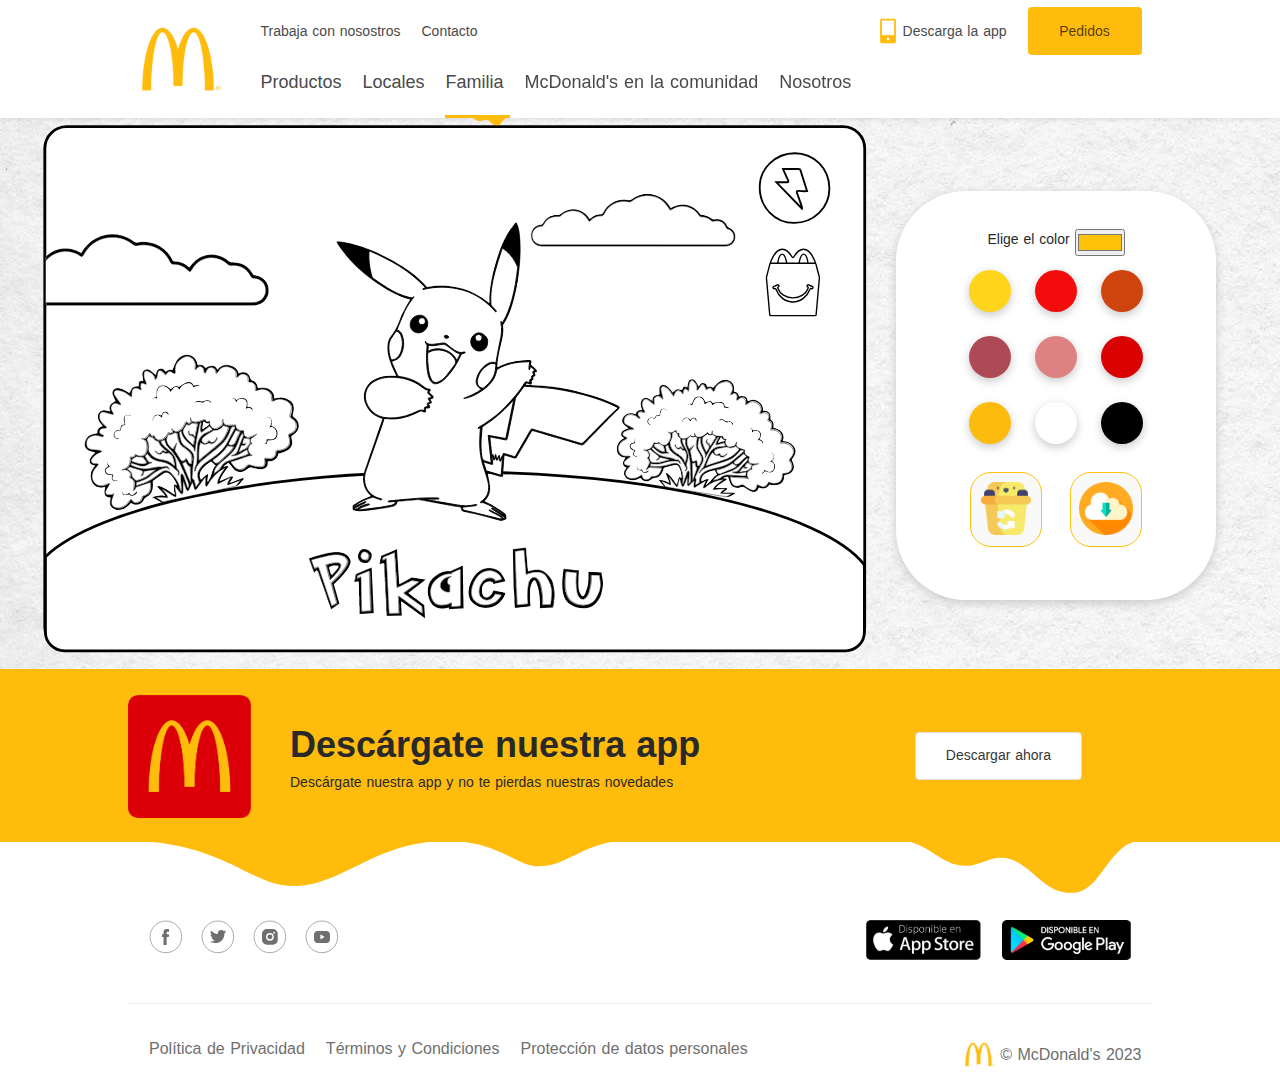
<file: html/1pikachu.html>
<!DOCTYPE html>
<html lang="en">

<head>
    <meta charset="UTF-8">
    <meta http-equiv="X-UA-Compatible" content="IE=edge">
    <meta name="viewport" content="width=device-width, initial-scale=1.0">
    <title>McDonald's Pokemon</title>

    <link rel="stylesheet" href="../css/style.css">
    <link rel="stylesheet" href="../css/3.css">

    <!-- Favicon -->
    <link rel="icon" type="image/vnd.microsoft.icon" href="../img/favicon.ico">

    <!-- Animate.css -->
    <link rel="stylesheet" href="https://cdnjs.cloudflare.com/ajax/libs/animate.css/4.1.1/animate.min.css" />

</head>

<body>
	<header id="menugrande">
        <nav role="navigation" aria-label="main navigation" class="navbar mcd-navbar-header mcd-container">
            <div class="navbar-brand">
                <a href="../index.html" class="navbar-item nuxt-link-active">
                    <img src="../assets/mcdonalds-logo-footer-bg-white.png" alt="Mc-Donalds App"
                        class="navbar-brand__logo">
                </a>
                <a role="button" aria-label="menu" aria-expanded="false" class="navbar-burger burger">
                    <span aria-hidden="true"></span>
                    <span aria-hidden="true"></span>
                    <span aria-hidden="true"></span>
                </a>
                <a href="/" target="_self" role="button"
                    class="mcd-link-resolver mcd-link-page button is-primary is-hidden-desktop">Pedidos</a>
            </div>
            <div class="navbar-menu__container">
                <div class="navbar-menu navbar-menu--utility">
                    <div class="navbar-start mcd-navbar-menu--utility">
                        <a href="https://www.mcdonalds.cl/nosotros/trabaja-con-nosotros/"
                            class="mcd-link-resolver mcd-link-page navbar-item" target="_self">Trabaja con
                            nosostros</a>
                        <a href="https://www.mcdonalds.cl/nosotros/contacto"
                            class="mcd-link-resolver mcd-link-page navbar-item" target="_self"
                            title="Contacto">Contacto</a>
                    </div>
                    <div class="navbar-end mcd-navbar-menu--actions">
                        <a href="https://www.mcdonalds.cl/descarga_app" target="_self"
                            class="mcd-link-resolver mcd-link-page navbar-item">
                            <figure itemscope="itemscope" itemtype="http://schema.org/ImageObject"
                                class="mcd-media-image">
                                <img src="../assets/MCD_Descarga_la_app_406b004273.png" alt="McDonald's - Descarga la app"
                                    loading="lazy">
                            </figure>
                            Descarga la app
                        </a>
                        <div class="navbar-item is-hidden-touch">
                            <a href="https://www.mcdonalds.cl/nosotros/contacto" target="_self"
                                class="mcd-link-resolver mcd-link-page button is-primary">Pedidos</a>
                        </div>
                    </div>
                </div>
                <span class="mcd-divider is-hidden-desktop"></span>
                <div class="navbar-menu navbar-menu--main">
                    <div class="navbar-start mcd-navbar-menu--main">
                        <div class="navbar-item is-hoverable has-dropdown mcd-dropdown-item">
                            <a class="navbar-item header-submenu-item is-hidden-desktop">
                                Productos
                                <span class="mcd-expanded-collapsed">
                                    <svg xmlns="http://www.w3.org/2000/svg" width="14" height="14" viewBox="0 0 14 14"
                                        class="mcd-svg-more">
                                        <path fill="#292929"
                                            d="M7.076.925c-.367 0-.665.298-.665.665v4.821H1.59c-.367 0-.665.298-.665.665 0 .367.298.665.665.665h4.821v4.82c0 .368.298.666.665.666.367 0 .665-.298.665-.665V7.74h4.82c.368 0 .666-.298.666-.665 0-.367-.298-.665-.665-.665H7.74V1.59c0-.367-.298-.665-.665-.665z">
                                        </path>
                                    </svg>
                                </span>
                            </a>
                            <a href="https://www.mcdonalds.cl/productos"
                                class="mcd-link-resolver mcd-link-page navbar-item header-submenu-item is-hidden-touch"
                                target="_self">Productos</a>
                        </div>
                        <a href="https://www.mcdonalds.cl/locales"
                            class="mcd-link-resolver mcd-link-page navbar-item header-submenu-item"
                            target="_self">Locales</a>
                        <div class="navbar-item is-hoverable has-dropdown mcd-dropdown-item">
                            <a class="navbar-item header-submenu-item is-hidden-desktop">
                                Familia
                                <span class="mcd-expanded-collapsed">
                                    <svg xmlns="http://www.w3.org/2000/svg" width="14" height="14" viewBox="0 0 14 14"
                                        class="mcd-svg-more">
                                        <path fill="#292929"
                                            d="M7.076.925c-.367 0-.665.298-.665.665v4.821H1.59c-.367 0-.665.298-.665.665 0 .367.298.665.665.665h4.821v4.82c0 .368.298.666.665.666.367 0 .665-.298.665-.665V7.74h4.82c.368 0 .666-.298.666-.665 0-.367-.298-.665-.665-.665H7.74V1.59c0-.367-.298-.665-.665-.665z">
                                        </path>
                                    </svg>
                                </span>
                            </a>
                            <a href="https://www.mcdonalds.cl/familia"
                                class="mcd-link-resolver mcd-link-page navbar-item header-submenu-item is-hidden-touch nuxt-link-active"
                                target="_self">Familia</a>
                        </div>
                        <div class="navbar-item is-hoverable has-dropdown mcd-dropdown-item">
                            <a class="navbar-item header-submenu-item is-hidden-desktop">
                                McDonald's en la comunidad
                                <span class="mcd-expanded-collapsed">
                                    <svg xmlns="http://www.w3.org/2000/svg" width="14" height="14" viewBox="0 0 14 14"
                                        class="mcd-svg-more">
                                        <path fill="#292929"
                                            d="M7.076.925c-.367 0-.665.298-.665.665v4.821H1.59c-.367 0-.665.298-.665.665 0 .367.298.665.665.665h4.821v4.82c0 .368.298.666.665.666.367 0 .665-.298.665-.665V7.74h4.82c.368 0 .666-.298.666-.665 0-.367-.298-.665-.665-.665H7.74V1.59c0-.367-.298-.665-.665-.665z">
                                        </path>
                                    </svg>
                                </span>
                            </a>
                            <a href="https://www.mcdonalds.cl/comunidad"
                                class="mcd-link-resolver mcd-link-page navbar-item header-submenu-item is-hidden-touch"
                                target="_self">McDonald's en la comunidad</a>
                        </div>
                        <div class="navbar-item is-hoverable has-dropdown mcd-dropdown-item">
                            <a class="navbar-item header-submenu-item is-hidden-desktop">
                                Nosotros
                                <span class="mcd-expanded-collapsed">
                                    <svg xmlns="http://www.w3.org/2000/svg" width="14" height="14" viewBox="0 0 14 14"
                                        class="mcd-svg-more">
                                        <path fill="#292929"
                                            d="M7.076.925c-.367 0-.665.298-.665.665v4.821H1.59c-.367 0-.665.298-.665.665 0 .367.298.665.665.665h4.821v4.82c0 .368.298.666.665.666.367 0 .665-.298.665-.665V7.74h4.82c.368 0 .666-.298.666-.665 0-.367-.298-.665-.665-.665H7.74V1.59c0-.367-.298-.665-.665-.665z">
                                        </path>
                                    </svg>
                                </span>
                            </a>
                            <a href="https://www.mcdonalds.cl/nosotros"
                                class="mcd-link-resolver mcd-link-page navbar-item header-submenu-item is-hidden-touch"
                                target="_self">Nosotros</a>
                        </div>
                    </div>
                </div>
            </div>
        </nav>
    </header>

    <header id="menuchico">
        <nav>
            <a href="../index.html"><img src="../assets/mcdonalds-logo-footer-bg-white.png" alt="Mc-Donalds App"
                    class="navbar-brand__logo"></a>
            <!-- visible en mobile -->
            <input type="checkbox" id="alternar" />
            <label for="alternar">

                <span></span>
            </label>
            <!-- fin mobile -->
            <ul>
                <li><a href="https://www.mcdonalds.cl/productos">Prouctos</a></li>
                <li><a href="https://www.mcdonalds.cl/locales">Locales</a></li>
                <li><a href="https://www.mcdonalds.cl/familia">Familia</a>
                    <!-- <ul>
                        <li><a href="">Subsección 3A</a></li>
                        <li><a href="">Subsección 3B</a></li>
                        <li><a href="">Subsección 3C</a></li>
                    </ul> -->
                </li>
                <li><a href="https://www.mcdonalds.cl/comunidad">McDonald's en la comunidad</a></li>
                <li><a href="https://www.mcdonalds.cl/nosotros">Nosotros</a></li>
            </ul>
        </nav>
    </header>

    <main>
        <section class="middle">

            <section class="section1">
                <div class="pikachu">
                    <!--  -->
                    <svg version="1.1" id="Capa_1" xmlns="http://www.w3.org/2000/svg"
                        xmlns:xlink="http://www.w3.org/1999/xlink" x="0px" y="0px" viewBox="0 0 1800 1200"
                        style="enable-background:new 0 0 1800 1200;" xml:space="preserve">
                        <style type="text/css">
                            .st0 {
                                fill: #FFFFFF;
                            }

                            .st1 {
                                fill: none;
                                stroke: #000000;
                                stroke-width: 6;
                                stroke-miterlimit: 10;
                            }

                            .st2 {
                                fill: #FFFFFF;
                                stroke: #000000;
                                stroke-width: 6;
                                stroke-miterlimit: 10;
                            }

                            .st3 {
                                fill: #FFFFFF;
                                stroke: #020203;
                                stroke-width: 3;
                                stroke-miterlimit: 10;
                            }

                            .st4 {
                                fill: none;
                            }

                            .st5 {
                                fill: #FFFFFF;
                                stroke: #020203;
                                stroke-width: 2;
                                stroke-miterlimit: 10;
                            }

                            .st6 {
                                fill: #FFFFFF;
                                stroke: #020203;
                                stroke-width: 4;
                                stroke-miterlimit: 10;
                            }
                        </style>
                        <path class="st0" d="M1739.6,1170.7H60.1c-26,0-47.1-21.1-47.1-47.1V87.6c0-26,21.1-47.1,47.1-47.1h1679.5c26,0,47.1,21.1,47.1,47.1
	v1035.9C1786.8,1149.6,1765.7,1170.7,1739.6,1170.7z" />
                        <path class="st1" d="M1741.5,1170.7H62c-26,0-47.1-21.1-47.1-47.1V87.6c0-26,21.1-47.1,47.1-47.1h1679.5c26,0,47.1,21.1,47.1,47.1
	v1035.9C1788.6,1149.6,1767.5,1170.7,1741.5,1170.7z" />
                        <path class="st2" d="M1787.9,1133.5V988.4c-88.7-114.9-455.2-201-893.9-201c-415.9,0-767,77.4-877.9,183.3v162.8
	c0,22.7,18.4,41,41,41h1689.7C1769.5,1174.6,1787.9,1156.2,1787.9,1133.5z" />
                        <g>
                            <g>
                                <defs>
                                    <path id="SVGID_1_" d="M1632.1,120.3H64c-26,0-47.1,21.1-47.1,47.1v172.8c-7.8,1.3-14.9,4.2-21.4,9c-2,1.4-5.2,2.2-7.6,1.8
				c-15.3-2.5-28.2,4-34.9,18c-0.8,1.7-2.3,3.6-4,4.3c-13.7,6.1-20.5,17.4-18,30.3c2.6,13.5,13.5,21.8,28.8,21.8
				c19.1,0,38.1,0,57.2,0v706.8c0,26,21.1,47.1,47.1,47.1h1568.1c26,0,47.1-21.1,47.1-47.1v-965
				C1679.3,141.4,1658.2,120.3,1632.1,120.3z M-36.8,420.7c-2.7,0-5.4,0.1-8.1-0.2c-10.6-1.1-18.7-9.3-19.7-19.7
				c-0.9-9.7,5.3-19.4,15-22.3c3.8-1.1,5.6-3,6.9-6.6c4.7-12.6,18.5-19.2,31.4-15.1c3.4,1.1,5.6,0.7,8.2-1.8
				c5.7-5.5,12.5-8.5,20-9.7v75.4C-1,420.7-18.9,420.7-36.8,420.7z" />
                                </defs>
                                <clipPath id="SVGID_2_">
                                    <use xlink:href="#SVGID_1_" style="overflow:visible;" />
                                </clipPath>
                            </g>
                        </g>
                        <path class="st0" d="M1933.1,386.5" />
                        <g>
                            <g>
                                <g>
                                    <g>
                                        <g>
                                            <g>
                                                <g>
                                                    <path class="st3" d="M1681.3,449.1c1.1,0,2.1-0.9,2.2-2l2.9-32.7l4.2-47.6c0-0.2,0-0.5-0.1-0.7l-3.7-14.1l-3.8-14.6
								c-0.2-1-1.1-1.6-2.1-1.6h-95.3c-1,0-1.8,0.7-2.1,1.6l-4.2,16.2l-3.3,12.5c-0.1,0.2-0.1,0.5-0.1,0.7l3.7,41.3l3.5,39
								c0.1,1.1,1,2,2.2,2H1681.3z" />
                                                    <path class="st3" d="M1655.9,305.7c-7.5,0-15.2,7.2-20.8,16.7c-0.8,1.4-2.9,1.4-3.7,0c-5.6-9.5-13.3-16.7-20.8-16.7
								c-8.1,0-18,8.2-25.5,27.1c-0.6,1.4,0.5,3,2,3h11.5c1.1,0,2-0.8,2.1-1.8c1.8-11.1,4.6-17.8,9.1-17.8c4.7,0,7.8,6.8,9.7,17.9
								c0.2,1,1.1,1.8,2.1,1.8h23.2c1,0,1.9-0.8,2.1-1.8c2-11.1,5-17.9,9.7-17.9c4.5,0,7.4,6.7,9.1,17.8c0.2,1,1.1,1.8,2.1,1.8h11.5
								c1.5,0,2.6-1.6,2-3C1673.9,313.9,1664.1,305.7,1655.9,305.7z" />
                                                    <g>
                                                        <path class="st3" d="M1633.2,419.7c-16.6,0-30.8-11.5-36.6-27.7c-0.4-1.2-1.8-1.8-2.9-1.2l-0.2,0.1c-1.1,0.5-2.4,0-2.9-1.1
									l-0.3-0.7c-0.5-1.1,0-2.4,1.1-2.9l8.2-3.7c1.1-0.5,2.4,0,2.9,1.1l0.3,0.7c0.5,1.1,0,2.4-1.1,2.9l0,0c-1,0.5-1.5,1.6-1.1,2.7
									c4.4,12.1,17.4,20.9,32.8,20.9c15.4,0,28.4-8.8,32.8-20.9c0.4-1.1-0.1-2.2-1.1-2.7l0,0c-1.1-0.5-1.6-1.8-1.1-2.9l0.3-0.7
									c0.5-1.1,1.8-1.6,2.9-1.1l8.2,3.7c1.1,0.5,1.6,1.8,1.1,2.9l-0.3,0.7c-0.5,1.1-1.8,1.6-2.9,1.1l-0.2-0.1
									c-1.1-0.5-2.5,0-2.9,1.2C1664,408.3,1649.8,419.7,1633.2,419.7z" />
                                                    </g>
                                                </g>
                                            </g>
                                        </g>
                                    </g>
                                </g>
                            </g>
                        </g>
                        <g>
                            <g>
                                <g>
                                    <defs>
                                        <path id="SVGID_3_" d="M1494.7,258.4c-1.3-0.6-2.5-2.1-3.2-3.4c-5.4-11.1-15.6-16.3-27.8-14.3c-1.9,0.3-4.5-0.3-6-1.4
					c-6.2-4.6-12.9-7-20.5-7.6c-1.6-0.1-3.5-1.1-4.4-2.3c-15-21-39-26.6-61.6-14.3c-0.6,0.4-1.3,0.6-2.2,1
					c-5.5-9.3-12.3-17.2-21.7-22.5c-20.8-11.8-44.9-10.2-63.9,4.2c-1.2,0.9-3.3,1.7-4.7,1.4c-22.9-4.7-45.6,5.9-56.4,26.7
					c-1.5,2.9-3.1,3.9-6.3,4c-8.7,0.3-16,4.1-22.3,10c-3.1-3.5-5.8-7.2-9.1-10.3c-15.2-14.3-38.9-14.2-54.4-0.4
					c-1.7,1.5-4.6,2.4-6.9,2.3c-14.1-0.2-24.8,5.4-31.8,17.7c-1.5,2.7-3.5,3-5.9,3.4c-11.7,2.1-19.6,10.6-20.3,21.9
					c-0.7,11,5.8,21,16.2,24.2c3,0.9,6.4,1.3,9.6,1.3c131.7,0.1,263.3,0.1,395,0c12.2,0,20.9-6.6,22.9-17.4
					C1511,272.2,1505.5,263.2,1494.7,258.4z M1505.4,280.1c-0.8,8.3-7.2,14.8-15.7,15.7c-2.1,0.2-4.3,0.2-6.5,0.2
					c-64.8,0-129.7,0-194.5,0c-65.6,0-131.2,0-196.8,0c-1.4,0-2.8,0-4.2-0.1c-11.1-1.1-18.8-9.5-18.6-20.4
					c0.2-10.5,8.2-18.8,19.2-19.3c3.1-0.1,4.6-1.2,5.9-3.9c5.8-12,18.2-18.4,31.2-16.9c1.8,0.2,4.2-0.6,5.5-1.8
					c18.5-17.8,46.5-13.7,58.9,8.9c1.9,3.5,3.3,3.8,6,0.9c6.2-6.7,14-10,23.1-9.8c3.2,0.1,4.5-1.1,5.8-3.9
					c9.5-20.7,31.3-31.3,53.6-26.4c2,0.4,5-0.3,6.6-1.6c8.5-7,18.2-11.1,29.1-11.8c22.9-1.4,39.9,8.3,51.3,28.1
					c1.4,2.3,2.2,4.4,5.4,2.1c19.4-13.8,47.5-8,60,13.3c0.7,1.2,2.8,2.3,4.3,2.3c8.3,0,15.5,2.4,21.5,8.1c2.1,2,3.8,2.3,6.5,1.4
					c10.3-3.2,21.2,2,24.9,12c1.1,2.9,2.5,4.4,5.5,5.3C1501.2,264.6,1506.1,272.3,1505.4,280.1z" />
                                    </defs>
                                    <clipPath id="SVGID_4_">
                                        <use xlink:href="#SVGID_3_" style="overflow:visible;" />
                                    </clipPath>
                                    <g style="clip-path:url(#SVGID_4_);">

                                        <image style="overflow:visible;" width="931" height="244" xlink:href="[data-uri]" transform="matrix(0.48 0 0 0.48 1064.12 184.28)">
                                        </image>
                                    </g>
                                </g>
                            </g>
                            <path class="st0" d="M1483.2,295.9c2.2,0,4.3,0,6.5-0.2c8.4-0.9,14.9-7.4,15.7-15.7c0.7-7.7-4.2-15.5-12-17.8
		c-3-0.9-4.4-2.4-5.5-5.3c-3.7-10-14.7-15.2-24.9-12c-2.7,0.9-4.4,0.6-6.5-1.4c-6-5.7-13.3-8.1-21.5-8.1c-1.5,0-3.6-1.1-4.3-2.3
		c-12.5-21.3-40.6-27.1-60-13.3c-3.2,2.3-4,0.3-5.4-2.1c-11.4-19.7-28.5-29.4-51.3-28.1c-10.9,0.6-20.6,4.8-29.1,11.8
		c-1.6,1.3-4.5,2-6.6,1.6c-22.3-4.8-44.1,5.7-53.6,26.4c-1.3,2.7-2.6,4-5.8,3.9c-9.1-0.2-16.9,3.1-23.1,9.8c-2.7,3-4.1,2.6-6-0.9
		c-12.4-22.6-40.4-26.7-58.9-8.9c-1.3,1.2-3.7,2-5.5,1.8c-13.1-1.6-25.4,4.8-31.2,16.9c-1.3,2.7-2.8,3.8-5.9,3.9
		c-11,0.5-19,8.8-19.2,19.3c-0.2,10.9,7.5,19.3,18.6,20.4c1.4,0.1,2.8,0.1,4.2,0.1c65.6,0,131.2,0,196.8,0
		C1353.6,295.9,1418.4,295.9,1483.2,295.9z" />
                        </g>
                        <g>
                            <g>
                                <defs>
                                    <path id="SVGID_5_"
                                        d="M554.5,669.3c-3.1-2.4-3.8-4.4-2.7-7.7c0.4-1.1,0.6-2.3,0.8-3.5c3.3-16.5-1.2-24.2-16.9-30.4
				c-8.2-3.2-16-1.8-24.4,0.6c0.3-9-3.6-15.8-11.1-20.2c-7.5-4.5-15.9-3.8-24-2.6c-0.3-0.4-0.6-0.7-0.7-0.9
				c-0.2-0.7-0.4-1.4-0.6-2.2c-1.5-6.9-4.7-12.1-12.3-13.6c-1.1-0.2-2-2.1-2.7-3.4c-1.5-3-2.2-6.6-4.3-9c-6.1-6.8-13.5-6.7-21.2-2.4
				c-2.9-10.9-10.9-15.6-20.8-18.1c-10.6-2.6-18.7,1.8-25.5,9.7c-4.6-10.1-13.7-11.2-25.9-3.4c-3.9-6.6-9.8-8.7-16.6-6.3
				c-2.2-9.1-5.5-16.8-14.2-20.7c-12.5-5.6-24.8,0.6-31.9,11.2c-3.9,5.9-5.9,13-8.9,19.7c-1.8-0.1-4.8-0.9-7.4-0.3
				c-2.6,0.6-4.8,2.6-7.3,4.1c-3.4-4.7-6.9-8.4-13.7-6.1c-6.9,2.4-6.2,8.5-7.4,13.1c-4.4-3.5-8.5-7.1-13-10.3
				c-3.5-2.4-7.5-2.9-11.4-0.6c-4,2.4-5.4,6.3-5,10.6c0.4,4.5,1.3,8.9,2,13.3c-9.2-0.5-10.2,0.5-9.9,10.9c-4.5,1-9.8,0.9-13,3.4
				c-3.3,2.6-4.7,7.7-7.1,11.9c-0.1,0-1-0.4-1.8-1c-6.3-4.1-12.7-7.7-20.2-9.2c-10.8-2.2-17.6,6.4-14.1,14.4c2,4.7,4.1,9.4,5.7,13
				c-3.6,2.7-8.4,4.9-10.9,8.6c-2.8,4.1-3,9.5,0.5,14c-4.9-0.8-9.3-2-13.9-2.3c-9-0.5-15.2,7.7-13.7,16.5c1.3,7.3,6,12.3,10.6,17.6
				c-10,3.4-12.6,7.4-11.7,15.8c-12.3,1.1-22.8,4.4-26.7,17.8c-2.7,9.2,0.3,16.7,9.4,20c4.3,1.5,8.7,2.5,13.2,3.8
				c-2.6,2.4-5.6,4.5-7.7,7.3c-3.3,4.2-6.6,8.9-4.4,14.7c1.8,4.8,6.4,5.2,10.6,6c0.1,0,0.2,0.3,0.4,0.7c-8.8,9.5-12.1,20.6-7.4,32.9
				c5.2,13.7,16.1,16.9,29.9,13c-5.2,15-0.2,24.4,11.6,22.8c-0.5,2.4-1.1,4.7-1.5,7c-1,6.1-0.1,11.6,5.1,15.6
				c6,4.6,12.7,5.6,19.9,3.8c8.9-2.2,15.3-8,20.5-14.5c2,1.1,3.7,2.2,5.6,3c8.8,3.5,18.7-1.4,23.2-11.2c0.6-1.3,2.2-2.3,3.5-3.3
				c3.3-2.6,7.4-4.5,9.9-7.7c5.7-7.3,6.1-16.1,5.4-25c-0.1-1.2-0.1-3,0.6-3.5c7.7-5.7,15.4-11.6,23.5-16.7c3.6-2.2,7.7-1.6,11.4,1.4
				c8.2,6.7,12.8,15.7,16.6,24.8c-2-0.7-4.1-1.4-6.2-2.2c-0.4,2.3-1.2,4.6-1,6.8c0.4,5,1.3,9.9,2.2,15.6c-1.8-1-3.1-1.6-4.2-2.5
				c-8.7-6.7-17.8-12.5-28.3-16.1c-1.5-0.5-3.4,0-5.2,0c-0.1,0.5-0.1,1-0.2,1.4c5.8,6.3,11.6,12.5,17.3,18.8c-0.2,0.3-0.4,0.7-0.6,1
				c-9.9-2.8-19,0.2-28.4,2.7c7.7,4.3,15.1,8.5,22.5,12.3c1.1,0.6,2.9-0.1,4.4-0.2c0.1-0.3,0.1-0.6,0.2-0.9
				c-5.2-3.4-10.4-6.7-15.6-10.1c0.1-0.4,0.2-0.8,0.2-1.2c8.1,0.9,16.1,1.9,24.8,2.9c-1.4-8.1-8.6-12.7-12.5-19.4
				c7.9,4.9,15.6,10.2,23.4,15.2c1.9,1.2,4.2,1.7,6.3,2.5c0-2.3,0.3-4.5-0.1-6.7c-0.8-5-2-10-3-15c0.4-0.1,0.8-0.3,1.3-0.4
				c0.5,0.5,1,0.9,1.4,1.5c3.1,4.1,6.1,8.4,9.3,12.4c0.9,1.2,2.5,1.8,3.8,2.7c0.7-1.5,1.8-3,1.9-4.5c0.2-8.1,0-16.2,0-25.4
				c2.3,7.1,4.2,13.2,6.5,19.1c0.6,1.7,2.5,2.9,3.9,4.3c0.8-1.4,1.8-2.8,2.5-4.3c2.2-5,4.4-10,6.6-15.1c2.2,4.9,3.2,9.5,4.3,13.9
				c0.3,1,1.2,2.4,2,2.6c0.8,0.1,2-0.9,2.7-1.7c1-1.1,1.6-2.6,2.4-3.8c5.3-7.5,10.7-15,16-22.6c0.6,6.3,0.2,12,0,17.8
				c0,1.1,0.9,2.3,1.4,3.5c1-0.8,2.5-1.4,3-2.5c7.5-15.2,18.5-27.1,33-35.8c0.5-0.3,1-0.6,1.6-0.8c0.4-0.1,0.9,0,1.5-0.1
				c-7,10.5-14.1,20.4-15.6,32.8c0.4,0.3,0.8,0.6,1.2,1c8.8-4.6,17.5-9.3,26.3-13.9c-1.7,5.7-6.8,9-6.3,16.2
				c9.6-3.6,18.4-6.9,27.6-10.3c-3,3.5-5.7,6.7-9.1,10.7c10.1-0.8,12.6-9.5,18.3-14.1c0.8-0.6,0.4-2.7,0.6-5.1
				c-10.6,4.1-20.1,7.8-30.8,12c2.8-3.8,5.1-6.7,7-9.8c0.8-1.2,0.8-2.9,1.2-4.4c-1.5-0.1-3.3-0.8-4.6-0.2
				c-8.3,3.3-16.6,6.9-24.7,10.3c3.9-11.5,11.9-21.2,19.1-30.9c-3.3-5.4-6.5,1.2-10.4-1.1c3.7-2.7,7-5.1,10.5-7.7
				c3.5,4.3,6.6,8.2,9.8,12.2c8.7,10.9,22.7,10.1,31.9,1.1c2.8-2.8,6-3.1,9.9-2.3c6.3,1.4,12.7,2.9,19.1,3.1
				c6.2,0.2,15.7-4.7,14.5-14c-0.1-1,0.6-2.1,0.9-3.1c10.4,0.4,20.4-4.6,22.2-17.1c3.8-0.9,7.3-1.2,10.4-2.5
				c7.8-3.3,15.6-6.8,18.7-15.8c1.8-5.2,0.8-10.3-0.7-15.3c-0.9-3-0.2-4.4,2.8-6.2C567.7,697.9,568.8,680.6,554.5,669.3z
				 M323.7,822.8c-2.3-7.2-4.6-14.2-6.9-21.1c-0.9-2.7-1.7-5.4-3-7.9c-0.6-1.2-2.4-1.8-3.7-2.7c-0.4,1.4-1.3,2.9-1.2,4.3
				c0.4,10.8,1,21.5,1.5,32.3c0,0.2-0.3,0.5-1.1,1.4c-0.9-1.9-1.9-3.4-2.2-5c-2.1-14.1-10.6-24.5-19.8-34.5
				c-5.3-5.8-12.7-6.7-20.4-1.7c-5.6,3.6-10.5,8.1-15.9,11.9c-9.9,7-20.6,12.1-32.4,15.1c-1.8,0.5-3.5,1.3-5.8,2.2
				c-0.1-2.7-0.2-4.7-0.3-6.6c6.4-2.3,13-4.2,19.2-7.1c4.6-2.2,8.8-5.3,12.7-8.6c7.9-6.6,16.6-11.7,26.3-15.2c4.8-1.7,9-2,13.5,2.3
				c-2-5.3-5.7-8.2-9.6-6.4c-4.8,2.3-9.3,0.6-13.8,1c-4.3,0.4-8.6,0.8-12.8,2c-16.6,4.8-32.2,1.9-47.3-5.9c0.4-1.7,0.8-3.2,1.2-4.8
				c5.5,1.9,10.9,4.1,16.4,5.6c6.9,1.9,13.7,1.8,19.9-2.9c2.1-1.6,5.1-2,8.3-3.2c-2.6-0.6-5.1-1.1-7.7-1.6c-2.3-3.8-4.8-8-7.4-12.3
				c1.5-1.6,3.3-3.6,5-5.4c3.7,3.8,6.9,8.8,11.4,11.2c5.8,3.1,12.7,5.2,19.3,6.1c11.7,1.6,20.7,7.5,28.8,15.5
				c0.8,0.8,1.7,1.7,2.7,2.3c6.1,4.1,6.4,4.9,4.1,11.9c4.1-3.5,3.7-9.5-0.3-12.7c-1.7-1.3-2.9-4-3.1-6.2c-0.9-8.9-0.8-18.2-6.5-25.5
				c-4.2-5.4-9.7-9.9-15-14.3c-5.2-4.3-10-8.7-12.7-15c3-1.2,5.8-2.5,8.5-3.6c1.7,4.3,2.6,9.3,5.2,12.9c3.9,5.5,9.6,9.7,13.6,15.1
				c5,6.8,9.7,14.1,13.5,21.6c6.1,12.4,11.6,25.2,16.9,38C325.1,810.7,329,816.3,323.7,822.8z M229.1,785.9c8.9-1.3,17.7-2.7,26.3-4
				c-13.6,9.9-26.2,21.9-43.6,24.1c-3.1-3-5.7-5.5-8.2-8.1c-0.6-3-0.3-7.2-2.1-10c-1.9-2.9-5.8-4.6-8.6-6.7c1.7-1.4,3.9-3.3,5.4-4.6
				c8.6,2.5,16.9,5.1,25.3,7.4c2.7,0.8,3.7,3.5,2,7.2c-0.7,1.6-1.8,3.1-2.6,4.5C227.3,795.1,227.9,794.1,229.1,785.9z M202.7,760.4
				c3.7-2.4,7.1-4.5,10-6.3c4.1,0.3,8.1,0.6,12,1c1,0.1,2.3,0.5,3,1.3c2,2.3,3.8,4.9,5.7,7.4c2.4,3.1,0.6,4.7-2.3,5.5
				c-7.1,2-13.7-0.7-20.5-2.3c-1.3-0.3-2.4-1.2-3.7-1.4C203.4,765,202.2,762.9,202.7,760.4z M261.4,748.6c4.3,1.3,7.1-1.1,9.1-4.6
				c3.7,1.3,6.7,5.4,11.2,1.9c0.4-0.3,1.7,0.4,2.5,0.9c8.1,5.3,9.9,13.7,11,22.4c0.2,1.7,0,3.4,0,6.1c-7.3-10.2-17.5-13-28.3-14.6
				c-11.7-1.7-21-6.9-26.8-17.6c-0.7-1.3-1.1-3.1-0.9-4.6c1-7.6,0.3-14.9-3.6-21.4c2.2-3.1,4-5.7,5.3-7.4c3.3,1.6,6.4,3.1,10.5,5
				c0.5,4.4,5.1,5.4,9.9,6.4c1.9,9,8.8,14.3,15.6,19.6c0.9,0.7,1.5,1.9,2.2,2.8c-1.3-0.1-2.8,0.3-3.9-0.2c-1.7-0.8-3.2-2.1-4.7-3.1
				c-5.7,8.6-10.1,9-16.2,1.2C254.8,746,257.9,747.6,261.4,748.6z M329.8,810.3c-5.8-13.8-11.6-27.6-17.4-41.4
				c2.6-1.3,5-2.5,7.6-3.9c2.2,4.6,4,10,9.2,10.7c0.6,11.9,1.1,23.2,1.6,34.6C330.5,810.3,330.1,810.3,329.8,810.3z M332,768.9
				c-0.1,0.5-3.6,1.2-4,0.7c-1.9-2.6-3.2-5.5-4.7-8.3c-0.6-1.1-1.4-2.1-2.1-3.1c-1,0.8-2.1,1.4-3,2.3c-1.2,1.1-2,3.1-3.3,3.4
				c-1.5,0.4-4.2,0-4.9-1.1c-4.8-7.2-9.2-14.6-13.8-22c1.3-4.7,2.8-10,4.2-15.2c-0.3-0.1-0.6-0.1-1-0.2c-1.4,2.8-2.8,5.6-4.2,8.4
				c-0.3-0.2-0.6-0.4-0.9-0.5c0,1.6,0.1,3.2,0.1,4.7c-1.6-0.6-3.6-0.9-4.8-2c-5.4-4.9-10.2-10.4-11.3-18.1c-0.2-1.7,0.7-3.6,1.3-5.4
				c0.7-2.1,1.7-4.1,2.6-6.4c4.5,1.1,8.4,0,12.2-3c1.3-1,4.2-0.6,6.1,0c0.8,0.3,1.1,2.6,1.3,4.1c1.5,10.5,4,20.4,13.7,26.9
				c4.2,2.8,8.4,5.8,11.9,9.3C334.7,750.7,333.7,759.9,332,768.9z M348.6,810c-2.1,3.2-4.5,6.2-7.2,9.8c-0.9-3.8-1.5-7-2.4-10.1
				c-0.7-2.4-0.2-5.3-3.7-6.6c-1.2-0.4-1.8-3.8-1.7-5.8c0.4-8.2,1.1-16.5,1.8-24.7c0.5-6.2,2-12.3,1.8-18.5
				c-0.3-7.3-5.5-12.1-10.9-16.6c-6.1-5-14-8.5-16.8-16.6c-2-5.8-2.9-12-3.8-18.2c-0.1-1,2.4-2.4,4.3-4.3
				c1.7,13.5,10.3,21.2,19.1,28.9c4.6,4.1,9.6,8.3,10.3,15.4c0.9-7,1.7-14,2.8-21c1.2-7.3,2.4-14.7,4.3-21.8
				c1.8-6.6,1.2-13.9,4.7-20c0.7,0.2,1.3,0.3,2,0.5c-0.4,3.6-1,7.1-1.3,10.7c-0.2,2.3-0.4,4.7-0.1,7c0.2,1.2,1.3,2.3,1.9,3.4
				c5.9-4.6,11.4-8.8,17.1-13.1c2.3,2.1,4.3,4,6.9,6.6c-4.3,2.4-8.3,5.3-12.7,7c-13.1,5-18.5,15.4-19.9,28.1
				c-1.2,10.8-0.8,21.8-1,32.7c-0.1,4.2-1.1,8-3.2,11.8c-1.6,3.1-1.5,7.1-2.1,10.6c0.4,0.1,0.8,0.1,1.2,0.2
				c2.5-14.5,13.8-22.4,23.8-31.1c7.9-6.9,16.7-12.9,24.7-19.7c7.9-6.7,15.7-13.7,20.8-23c2.9-5.3,5.8-10.9,7.2-16.7
				c1.4-5.6,4.6-6.4,9.8-6.5c-0.1,1.4,0.1,2.9-0.5,4c-4.8,9.1-10.3,17.9-14.5,27.2c-9.3,20.3-26.6,32.1-44.1,44
				c-8.2,5.6-15.7,12-20,21.5c-3.3,7.4-1.3,14.3,0.7,21.3C348.2,808,349,809.4,348.6,810z M333.2,708.9c2.4,0,6.3,5.1,5.8,7.7
				c-0.8,4.1-1.6,8.1-2.5,12.7c-8.8-8.9-19.4-16.1-22.5-29.1c-0.5-1.9,0.5-4.5,1.5-6.3c1.8-3.4,4.1-6.5,6.2-9.7
				c5.4,2.5,8.1,1.6,11.8-3.3c3.9,0.8,7.6,1.5,12.1,2.3c-1.7,8.8-3.4,17.9-5.2,27.1c-0.6,0.1-1.2,0.1-1.8,0.2
				c-0.8-1.5-1.6-2.9-2.4-4.5c-7.9,0.3-9.3-0.9-9.1-8.4C323.8,703.4,326.9,709,333.2,708.9z M355.4,693.7c0.6-4.7,1.1-9.5,2-14.2
				c0.1-0.4,3.1-0.9,3.3-0.6c2.2,4.4,5.8,3.9,10.5,2.9c-3.4,6.7-10.2,8.1-14.3,12.5C356.4,694.1,355.9,693.9,355.4,693.7z
				 M375.6,723.4c-1.6-0.1-3-2.5-5.1-4.4c-0.6,0.7-1.6,1.9-2.7,3.1c-2.4,2.5-5.3,4.7-8.5,2.8c-2.2-1.3-5-4.7-4.6-6.6
				c0.5-3,3.1-6,5.6-8.1c4-3.2,8.6-5.7,12.9-8.4c1.6-1,3.4-1.9,4.9-3.1c2.1-1.7,4-2.3,7.1-2.1c5.8,0.4,10.2-3.3,14.4-7.1
				c1.1-1,2-2.1,2.7-2.8c3.9,1.4,7.4,2.6,11.3,3.9c-4,12.7-10,24.9-20.3,34.2c-11.8,10.6-24.3,20.3-36.5,30.5
				c-2.6,2.2-5,4.5-8.1,7.3c-0.5-13.8-0.5-26.9,3.1-39.1c3.1,1.4,6.1,3.8,9.2,4c3.2,0.2,6.4-1.9,10.5-3.2c2.6,3.1,6.9,1.9,10,0.1
				c3.9-2.2,6.6-6.1,7.1-12.2C384.6,717.8,382.3,723.7,375.6,723.4z M421.2,728.9c-2,0.7-4.5,0.4-6.7-0.1c-0.7-0.1-1.7-2.6-1.3-3.4
				c5.1-9.8,10.4-19.4,15.5-28.8c3.4,1.4,6.2,2.6,9.3,3.8c-2.7,5.3-5.9,10.7-8.1,16.4C428,721.9,426.6,726.9,421.2,728.9z
				 M423.8,733c-1.8,2.7-3.5,6.2-6.1,8.8c-8.3,8.2-16.8,16.2-25.4,24.1c-4.8,4.3-10.2,2.7-14-3.9c13.2-8.5,24.5-19,32.4-31.4
				C415.1,731.4,419,732.1,423.8,733z M367.4,808.4c-0.3-0.1-0.7-0.3-1-0.4c0.6-5.2,1.2-10.3,1.8-16.5c-7.6,2.8-11,8.5-15.5,12.9
				c-4.8-7.1-3.3-17.4,3.6-24.7c2.8-2.9,5.6-5.7,8.7-8.2c3.1-2.5,6.5-4.6,9.3-6.5c3.5,3.1,6.4,5.8,9.6,8.6
				c-6.3,5.7-7.3,14.9-10.4,23.3C372,800.8,369.4,804.5,367.4,808.4z M408.6,764.8c-6,2.3-10,7.2-13.2,12.8
				c-1.3,2.3-3.3,4.4-5.3,6.1c-3,2.6-6.2,4.9-9.8,7.7c0.9-9,5.2-15.7,11.4-21.1c7.6-6.6,15.3-13.1,22.9-19.6
				c10.7-9.3,16.6-21.4,20.7-34.6c1.5-4.7,4.4-9,7.2-13.3c1.5,3.4,2.4,6.2,0.6,10.1c-4.1,9-7.7,18.3-10.7,27.7
				c-1.7,5.4-4.8,8.4-9.9,9.9c-1.2,0.3-2.2,1.1-3.9,2c14,1,22.9-8.1,33.7-13.5c0.9,3,1.8,5.8,2.9,9.2c-2.1,1.1-4.4,2.6-6.9,3.6
				c-4.5,1.6-9.1,2.7-13.7,4.2C425.9,758.8,417.1,761.5,408.6,764.8z M450.2,725.7c-2.4,0.5-4.8,1-7.2,1.5c0.4-2.3,0.5-4.7,1.2-6.9
				c0.8-2.5,2.1-4.8,2.9-6.5c4.6,0.7,8.7,1.4,12.5,2c0,2.4-0.1,5.7-0.2,8.9c0,0.4,0,1-0.2,1.2c-4.3,3.1-4.9,9.3-10.5,11.5
				c-4.5,1.7-8.6,4.4-13.9,7.3c2.2-5.9,4-10.5,5.9-15.5c4.7,2.2,7.8,0.1,10.5-3.3C450.7,725.9,450.4,725.7,450.2,725.7z
				 M545.1,705.4c-3.3,1.3-3.3,2-2.1,5.4c4.6,12.6,2.9,22.7-12.8,28.6c-3.4,1.3-7.4,1.6-11.1,1.6c-2.7,0-3.6,0.3-3.7,3.2
				c-0.2,6.5-2.7,12-9.4,14.1c-3,0.9-6.5,0.2-9.8,0.1c-1.5,0-3.1-0.4-4.6-0.6c-0.2,1.7-0.7,3.4-0.4,5c1.5,7.6-0.8,13.1-7,13.9
				c-4.8,0.6-9.9-0.3-14.8-1.1c-3.9-0.6-7.6-2.7-11.5-3.1c-2.1-0.2-5.2,1-6.6,2.7c-9.1,10.3-19,10.3-27.6-0.5
				c-2.2-2.7-4.1-5.7-6.3-8.9c5.8-1.7,11-3.2,16.2-4.9c7.9-2.6,15.7-5.5,23.6-8c2.1-0.7,4.6-0.3,7.1-0.5c-4.3-3.3-9-6.8-8.9-12.8
				c0.1-5.5,2.3-10.3,8-13c-0.4-0.8-0.7-1.6-1.2-2.3c-2.9-4-2.1-7.6,2-10.4c3.5-2.3,6.9-4.8,9.9-7.7c-5.2,2.1-10.3,4.7-15.7,6.2
				c-5.4,1.6-10.6-0.7-12-4.9c-0.9-2.7-0.5-5.8-0.7-9.3c-8.7,0.3-16.9-1-17.5-12.1c-5.2,0.2-10,0.6-14.8,0.7
				c-9.4,0.1-12.9-3.8-12.2-12.8c-0.7,2.2-2.2,4.6-1.8,6.5c1,4.4-1.7,6.4-4.4,8.4c-3,2.1-6.2,4.4-9.7,5.2
				c-7.4,1.6-13.8-7.5-13.4-12.3c0.1-1.4,0.3-2.8,0.4-4c-2.4,0.6-5,2-6.8,1.3c-1.7-0.6-2.7-3.3-3.9-5c-4.7,1.6-9.9,3.6-15.2,4.9
				c-3.1,0.8-6.5,0.9-9.7,0.3c-4.7-0.8-5.4-4.7-5.9-8.8c0.1,1.5-0.2,3.1,0.3,4.5c1.7,4.4-1.4,6.3-4.3,7.4c-1.2,0.5-3.5-1.9-6-3.3
				c0.2-0.3-0.4,0.3-0.8,1.1c-3.1,6.5-6.6,12.6-12.4,17.1c-6.5,5-12.9,3.8-17.5-3.2c0.6,2.1,1.3,4.2,2,6.6c-2.4,3.8-5.9,3.6-9.6,1.9
				c-3.1,6.1-7,11.3-13,14.4c-8.2,4.1-14.7,0.9-18-8.6c-6,5.4-7-0.5-8.8-4.5c-5.2,5.5-8.2,13.6-18,11.9c1.8,0.9,3.7,1.7,5.5,2.7
				c1.4,0.8,3.4,1.5,3.9,2.7c3.2,8.3,3.7,16.8-0.3,25.1c-3.4,6.9-11.4,9.3-19.4,5.2c-1.1-0.5-2.1-1.2-2.9-1.7
				c-1.6,2-2.8,4.5-4.7,5.5c-1.8,0.9-4.5,0.2-6.8,0.3c1.2,15.5-3.1,22.5-17.7,27.9c1.6,0,3.4,0.4,4.8-0.1c3-1,5.1,0,7.5,1.6
				c7.1,4.6,7.8,6.7,4.1,14.7c5,2.8,10.5,5.8,10.3,12.6c-0.1,5.6-1.3,11.1-1.9,16.4c1-1,3.7-2.4,4-4.3c0.7-4.5,3.9-4.4,7-5.4
				c7.8-2.5,15.4-5.3,23.1-7.9c0.8-0.3,1.7-0.3,2.6-0.4c1.7,18.1-2.7,25.6-17.3,29.8c-0.9,6.8-4.3,11.7-11.4,13.6
				c-4.5,1.2-7.8-0.4-10.3-4.1c-2.6-3.9-4.1-3.9-6.3,0.1c-4.2,7.4-10.6,11.8-18.3,14.8c-6.1,2.4-16.2,0-18.9-5
				c-3-5.5-1.4-11.2,0.7-16.7c0.9-2.2,1.5-4.6,2.7-8.2c-2.9,1-4.3,1.9-5.7,2c-3,0.3-6.2,0.9-8.9-0.1c-3.5-1.2-3.8-5.2-2.7-8.1
				c1.4-3.7,3.8-7.1,5.9-10.6c1-1.6,2-3.2,3-4.8c-0.4-0.4-0.9-0.8-1.3-1.2c-2.4,0.9-5,1.7-7.3,2.8c-12.9,6.1-25.2,0.9-29.4-12.5
				c-1.5-4.7,0-11,1.9-15.9c1.8-4.5,6-8,9.1-12c0.8-1,1.2-2.4,1.8-3.5c-1.3-0.5-2.6-1.4-3.8-1.4c-4.2,0.1-9,0.8-11-3.7
				c-2-4.4,1.6-7.7,4.4-10.9c4.1-4.7,9.1-7.9,15.1-9.8c1-0.3,1.8-1.6,2.7-2.4c-1.3-0.6-2.5-1.7-3.8-1.8c-6.5-0.8-13.2-0.9-19.6-2.1
				c-6.2-1.1-9.4-5.7-9.5-11.9c-0.2-5.8,1.4-11,6.8-14.5c7.5-4.8,15.2-4.9,23.3-2.2c2.4,0.8,5.1,3.4,7.7-1.1
				c-1.7-0.9-3.3-1.8-4.9-2.6c-2.8-1.3-5.3-2.8-4.9-6.4c0.3-3.5,2.4-5.8,5.7-6.6c2.3-0.5,4.7-0.3,7-0.6c0.9-0.1,2.3-0.4,2.5-0.9
				c0.2-0.8-0.2-2.1-0.8-2.6c-2-2-4.4-3.5-6.3-5.6c-4-4.5-8.3-8.9-8.1-15.6c0.2-8.4,3.6-11.4,11.8-9.8c4.8,0.9,9.3,2.8,14,4.2
				c1.3,0.4,2.7,0.4,5,0.7c-1.7-3.6-2.8-6.3-4.3-8.7c-3-4.9-1.5-9.2,1.8-12.9c2.9-3.4,7.8-3.4,13.2-0.7c1.2,0.6,2.3,1.3,4.7,1.5
				c-0.4-1.3-0.6-2.8-1.3-3.8c-4.2-6-8.8-11.8-12.6-18c-1.1-1.9-1-5.5,0.1-7.5c0.8-1.5,4.1-2.6,6.1-2.5c9,0.6,16.9,4.1,23.9,9.9
				c1.9,1.6,4.1,2.8,7,4.7c0.2-2.1,0.2-3.3,0.4-4.5c0.3-3.1,0.1-6.3,1-9.2c1.6-5.4,7.8-6.9,14.1-3.8c1.5,0.7,3,1.4,5.7,2.6
				c-0.8-3.6-1.8-5.8-1.7-8.1c0.1-2.3,0.5-5.4,2-6.6c1.2-0.9,4.3,0.6,6.5,1.1c1.4,0.3,2.7,0.9,4,1.3c-0.2-1.3-0.1-2.7-0.6-3.9
				c-2.7-6.1-5.4-12.1-4.4-19.1c0.8-5.6,3.3-7.4,8.4-5.4c8,3.2,14.6,7.8,15.5,17.6c0.5,0.1,0.9,0.2,1.4,0.3c1-2,2.4-3.8,3-5.9
				c0.9-3.2,0.9-6.7,1.8-9.9c1-3.4,4.6-4.6,7.6-2.5c3.2,2.4,6,5.5,9.1,8.3c0.3-0.2,0.8-0.4,1-0.8c6-8.7,7.4-8.9,16.3-2.6
				c0.7,0.5,2.1,0.8,2.8,0.4c0.6-0.4,1.1-1.8,1-2.6c-2.6-15.6,5.1-25.2,18-32.3c8.4-4.6,17.5-1.2,22.6,7.4c2.7,4.6,3.3,9.4,2.2,14.6
				c-0.2,1.1,0,2.3,0,5c2.2-1.8,3.7-2.6,4.6-3.8c2-2.8,4.1-4.9,7.8-3.3c3.7,1.6,6.4,4.3,6.4,8.7c0,3.9-0.2,3.9,3.3,5.9
				c2.7-6.8,5.9-13.4,14.4-12.4c6.8,0.8,8.1,7,9.9,13.6c1.8-1.6,3.6-2.5,4.2-4c6.2-13.2,19.7-13.3,29.8-8c7.2,3.8,10.7,9.2,8.7,17.5
				c-0.2,0.8,0.4,1.7,0.7,2.6c1.4-0.6,3.3-0.7,4.1-1.7c2.7-3.6,5.8-6.3,10.6-5.8c7.7,0.7,11.5,5,10.8,12.7c-0.3,3.5,0.1,4.8,4.3,4.8
				c7-0.2,11.4,5.4,11.5,13c0,1.8,0.2,3.5,0.3,5.8c2-0.5,3.7-0.6,5-1.2c10.2-4.8,23.2-1.2,28.3,8.6c1.6,3,1.2,7,1.7,10.5
				c0.2,1.5,0.4,3.1,0.6,4.6c1.5-0.3,3.2-0.2,4.4-0.9c12.9-7.4,30.5-1.6,36.1,8.9c2.7,5.1,1.3,10.1,0.6,15.1
				c-0.3,1.9-1.1,3.7-1.8,5.5c-1.4,3.5-1.2,6.2,2.5,8.3c7,3.8,11.3,9.8,10.8,17.9C558.8,698.1,552.3,702.5,545.1,705.4z" />
                                </defs>
                                <clipPath id="SVGID_6_">
                                    <use xlink:href="#SVGID_5_" style="overflow:visible;" />
                                </clipPath>
                                <g style="clip-path:url(#SVGID_6_);">

                                    <image style="overflow:visible;" width="973" height="708" xlink:href="[data-uri]" transform="matrix(0.48 0 0 0.48 98.84 531.8)">
                                    </image>
                                </g>
                            </g>
                        </g>
                        <path class="st0" d="M212.9,817.1c-0.1-2.7-0.2-4.7-0.3-6.6c6.4-2.3,13-4.2,19.2-7.1c4.6-2.2,8.8-5.3,12.7-8.6
	c7.9-6.6,16.6-11.7,26.3-15.2c4.8-1.7,9-2,13.5,2.3c-2-5.3-5.7-8.2-9.6-6.4c-4.8,2.3-9.3,0.6-13.8,1c-4.3,0.4-8.6,0.8-12.8,2
	c-16.6,4.8-32.2,1.9-47.3-5.9c0.4-1.7,0.8-3.2,1.2-4.8c5.5,1.9,10.9,4.1,16.4,5.6c6.9,1.9,13.7,1.8,19.9-2.9c2.1-1.6,5.1-2,8.3-3.2
	c-2.6-0.6-5.1-1.1-7.7-1.6c-2.3-3.8-4.8-8-7.4-12.3c1.5-1.6,3.3-3.6,5-5.4c3.7,3.8,6.9,8.8,11.4,11.2c5.8,3.1,12.7,5.2,19.3,6.1
	c11.7,1.6,20.7,7.5,28.8,15.5c0.8,0.8,1.7,1.7,2.7,2.3c6.1,4.1,6.4,4.9,4.1,11.9c4.1-3.5,3.7-9.5-0.3-12.7c-1.7-1.3-2.9-4-3.1-6.2
	c-0.9-8.9-0.8-18.2-6.5-25.5c-4.2-5.4-9.7-9.9-15-14.3c-5.2-4.3-10-8.7-12.7-15c3-1.2,5.8-2.5,8.5-3.6c1.7,4.3,2.6,9.3,5.2,12.9
	c3.9,5.5,9.6,9.7,13.6,15.1c5,6.8,9.7,14.1,13.5,21.6c6.1,12.4,11.6,25.2,16.9,38c2.2,5.3,6.1,11,0.8,17.5
	c-2.3-7.2-4.6-14.2-6.9-21.1c-0.9-2.7-1.7-5.4-3-7.9c-0.6-1.2-2.4-1.8-3.7-2.7c-0.4,1.4-1.3,2.9-1.2,4.3c0.4,10.8,1,21.5,1.5,32.3
	c0,0.2-0.3,0.5-1.1,1.4c-0.9-1.9-1.9-3.4-2.2-5c-2.1-14.1-10.6-24.5-19.8-34.5c-5.3-5.8-12.7-6.7-20.4-1.7
	c-5.6,3.6-10.5,8.1-15.9,11.9c-9.9,7-20.6,12.1-32.4,15.1C216.9,815.4,215.2,816.2,212.9,817.1z" />
                        <path class="st0" d="M340,785.7c2.5-14.5,13.8-22.4,23.8-31.1c7.9-6.9,16.7-12.9,24.7-19.7c7.9-6.7,15.7-13.7,20.8-23
	c2.9-5.3,5.8-10.9,7.2-16.7c1.4-5.6,4.6-6.4,9.8-6.5c-0.1,1.4,0.1,2.9-0.5,4c-4.8,9.1-10.3,17.9-14.5,27.2
	c-9.3,20.3-26.6,32.1-44.1,44c-8.2,5.6-15.7,12-20,21.5c-3.3,7.4-1.3,14.3,0.7,21.3c0.3,1,1.1,2.5,0.7,3.1c-2.1,3.2-4.5,6.2-7.2,9.8
	c-0.9-3.8-1.5-7-2.4-10.1c-0.7-2.4-0.2-5.3-3.7-6.6c-1.2-0.4-1.8-3.8-1.7-5.8c0.4-8.2,1.1-16.5,1.8-24.7c0.5-6.2,2-12.3,1.8-18.5
	c-0.3-7.3-5.5-12.1-10.9-16.6c-6.1-5-14-8.5-16.8-16.6c-2-5.8-2.9-12-3.8-18.2c-0.1-1,2.4-2.4,4.3-4.3c1.7,13.5,10.3,21.2,19.1,28.9
	c4.6,4.1,9.6,8.3,10.3,15.4c0.9-7,1.7-14,2.8-21c1.2-7.3,2.4-14.7,4.3-21.8c1.8-6.6,1.2-13.9,4.7-20c0.7,0.2,1.3,0.3,2,0.5
	c-0.4,3.6-1,7.1-1.3,10.7c-0.2,2.3-0.4,4.7-0.1,7c0.2,1.2,1.3,2.3,1.9,3.4c5.9-4.6,11.4-8.8,17.1-13.1c2.3,2.1,4.3,4,6.9,6.6
	c-4.3,2.4-8.3,5.3-12.7,7c-13.1,5-18.5,15.4-19.9,28.1c-1.2,10.8-0.8,21.8-1,32.7c-0.1,4.2-1.1,8-3.2,11.8
	c-1.6,3.1-1.5,7.1-2.1,10.6C339.2,785.6,339.6,785.7,340,785.7z" />
                        <path class="st0" d="M452.3,739c0.9,3,1.8,5.8,2.9,9.2c-2.1,1.1-4.4,2.6-6.9,3.6c-4.5,1.6-9.1,2.7-13.7,4.2
	c-8.7,2.9-17.5,5.5-26.1,8.9c-6,2.3-10,7.2-13.2,12.8c-1.3,2.3-3.3,4.4-5.3,6.1c-3,2.6-6.2,4.9-9.8,7.7c0.9-9,5.2-15.7,11.4-21.1
	c7.6-6.6,15.3-13.1,22.9-19.6c10.7-9.3,16.6-21.4,20.7-34.6c1.5-4.7,4.4-9,7.2-13.3c1.5,3.4,2.4,6.2,0.6,10.1
	c-4.1,9-7.7,18.3-10.7,27.7c-1.7,5.4-4.8,8.4-9.9,9.9c-1.2,0.3-2.2,1.1-3.9,2C432.6,753.5,441.6,744.3,452.3,739z" />
                        <path class="st0" d="M312.4,768.9c2.6-1.3,5-2.5,7.6-3.9c2.2,4.6,4,10,9.2,10.7c0.6,11.9,1.1,23.2,1.6,34.6c-0.4,0-0.7,0-1.1,0
	C324,796.5,318.2,782.7,312.4,768.9z" />
                        <path class="st0" d="M212.9,817.1c2.3-0.9,4-1.7,5.8-2.2c11.8-3,22.5-8.1,32.4-15.1c5.4-3.8,10.4-8.3,15.9-11.9
	c7.7-5,15.1-4.1,20.4,1.7c9.2,10,17.7,20.4,19.8,34.5c0.2,1.6,1.3,3.1,2.2,5c0.7-0.9,1.1-1.2,1.1-1.4c-0.5-10.8-1.1-21.5-1.5-32.3
	c-0.1-1.4,0.8-2.9,1.2-4.3c1.3,0.9,3,1.5,3.7,2.7c1.3,2.5,2.1,5.2,3,7.9c2.3,6.9,4.5,13.9,6.9,21.1c5.3-6.5,1.4-12.1-0.8-17.5
	c-5.3-12.8-10.8-25.6-16.9-38c-3.7-7.6-8.4-14.8-13.5-21.6c-4-5.4-9.7-9.6-13.6-15.1c-2.6-3.7-3.6-8.6-5.2-12.9
	c-2.7,1.1-5.6,2.4-8.5,3.6c2.7,6.4,7.5,10.8,12.7,15c5.3,4.4,10.8,8.9,15,14.3c5.7,7.3,5.6,16.6,6.5,25.5c0.2,2.2,1.5,4.8,3.1,6.2
	c4,3.3,4.4,9.2,0.3,12.7c2.3-7,2-7.9-4.1-11.9c-1-0.6-1.8-1.5-2.7-2.3c-8.1-8-17.1-13.9-28.8-15.5c-6.6-0.9-13.4-2.9-19.3-6.1
	c-4.5-2.4-7.7-7.4-11.4-11.2c-1.7,1.8-3.5,3.8-5,5.4c2.6,4.3,5.1,8.5,7.4,12.3c2.6,0.6,5.1,1.1,7.7,1.6c-3.2,1.2-6.2,1.6-8.3,3.2
	c-6.2,4.7-13,4.7-19.9,2.9c-5.5-1.5-10.8-3.7-16.4-5.6c-0.4,1.6-0.8,3.1-1.2,4.8c15.1,7.8,30.7,10.6,47.3,5.9
	c4.1-1.2,8.5-1.7,12.8-2c4.6-0.4,9,1.3,13.8-1c3.9-1.8,7.6,1.1,9.6,6.4c-4.6-4.3-8.7-4-13.5-2.3c-9.7,3.5-18.4,8.6-26.3,15.2
	c-3.9,3.3-8.2,6.4-12.7,8.6c-6.1,2.9-12.7,4.8-19.2,7.1C212.7,812.4,212.7,814.4,212.9,817.1z" />
                        <path class="st0" d="M340,785.7c-0.4-0.1-0.8-0.1-1.2-0.2c0.6-3.6,0.5-7.6,2.1-10.6c2-3.8,3.1-7.6,3.2-11.8
	c0.3-10.9-0.1-21.9,1-32.7c1.4-12.7,6.8-23.1,19.9-28.1c4.4-1.7,8.4-4.6,12.7-7c-2.7-2.5-4.7-4.4-6.9-6.6
	c-5.7,4.4-11.2,8.6-17.1,13.1c-0.6-1-1.8-2.1-1.9-3.4c-0.3-2.3-0.1-4.7,0.1-7c0.3-3.6,0.8-7.2,1.3-10.7c-0.7-0.2-1.3-0.3-2-0.5
	c-3.5,6.1-2.8,13.4-4.7,20c-2,7.1-3.1,14.5-4.3,21.8c-1.1,7-1.9,14-2.8,21c-0.7-7.1-5.6-11.3-10.3-15.4
	c-8.8-7.7-17.4-15.5-19.1-28.9c-1.9,1.8-4.5,3.2-4.3,4.3c0.9,6.1,1.8,12.4,3.8,18.2c2.8,8,10.7,11.6,16.8,16.6
	c5.4,4.4,10.6,9.3,10.9,16.6c0.3,6.1-1.2,12.3-1.8,18.5c-0.7,8.2-1.4,16.4-1.8,24.7c-0.1,2,0.6,5.3,1.7,5.8c3.5,1.3,3,4.2,3.7,6.6
	c0.9,3.1,1.5,6.3,2.4,10.1c2.7-3.7,5.1-6.7,7.2-9.8c0.4-0.6-0.4-2.1-0.7-3.1c-2-7-4-13.9-0.7-21.3c4.3-9.6,11.8-15.9,20-21.5
	c17.5-11.9,34.8-23.8,44.1-44c4.3-9.3,9.7-18.1,14.5-27.2c0.6-1.1,0.3-2.6,0.5-4c-5.1,0.1-8.4,0.9-9.8,6.5
	c-1.4,5.8-4.3,11.3-7.2,16.7c-5,9.3-12.9,16.3-20.8,23c-8,6.8-16.8,12.7-24.7,19.7C353.9,763.4,342.5,771.2,340,785.7z" />
                        <path class="st0" d="M452.3,739c-10.8,5.3-19.8,14.5-33.7,13.5c1.7-0.9,2.7-1.7,3.9-2c5.1-1.5,8.2-4.5,9.9-9.9
	c3-9.4,6.6-18.7,10.7-27.7c1.8-3.9,0.9-6.6-0.6-10.1c-2.8,4.3-5.7,8.5-7.2,13.3c-4.1,13.3-10,25.4-20.7,34.6
	c-7.6,6.6-15.3,13-22.9,19.6c-6.2,5.5-10.5,12.1-11.4,21.1c3.6-2.8,6.9-5.1,9.8-7.7c2-1.8,4-3.8,5.3-6.1c3.2-5.6,7.2-10.4,13.2-12.8
	c8.6-3.3,17.4-6,26.1-8.9c4.5-1.5,9.2-2.6,13.7-4.2c2.5-0.9,4.8-2.5,6.9-3.6C454.2,744.8,453.3,742,452.3,739z" />
                        <path class="st0" d="M312.4,768.9c5.8,13.8,11.6,27.6,17.4,41.4c0.4,0,0.7,0,1.1,0c-0.5-11.4-1.1-22.7-1.6-34.6
	c-5.3-0.7-7-6.1-9.2-10.7C317.4,766.4,315,767.6,312.4,768.9z" />
                        <path class="st0" d="M362,573.9c-3.4-2-3.3-2-3.3-5.9c0-4.3-2.6-7.1-6.4-8.7c-3.6-1.6-5.8,0.5-7.8,3.3c-0.9,1.2-2.4,2-4.6,3.8
	c0-2.7-0.2-3.9,0-5c1-5.1,0.5-10-2.2-14.6c-5.1-8.6-14.2-12-22.6-7.4c-13,7.1-20.6,16.7-18,32.3c0.1,0.8-0.3,2.3-1,2.6
	c-0.7,0.4-2.1,0.1-2.8-0.4c-8.9-6.3-10.3-6.1-16.3,2.6c-0.2,0.3-0.7,0.5-1,0.8c-3-2.8-5.8-5.9-9.1-8.3c-2.9-2.2-6.6-0.9-7.6,2.5
	c-0.9,3.2-0.9,6.7-1.8,9.9c-0.6,2.1-2,4-3,5.9c-0.5-0.1-0.9-0.2-1.4-0.3c-0.9-9.7-7.5-14.3-15.5-17.6c-5.1-2.1-7.6-0.2-8.4,5.4
	c-1,7,1.7,13,4.4,19.1c0.5,1.2,0.4,2.6,0.6,3.9c-1.3-0.4-2.7-1-4-1.3c-2.2-0.5-5.3-2-6.5-1.1c-1.5,1.1-1.9,4.3-2,6.6
	c-0.1,2.3,0.9,4.5,1.7,8.1c-2.7-1.2-4.2-1.9-5.7-2.6c-6.3-3.1-12.5-1.6-14.1,3.8c-0.9,2.9-0.7,6.1-1,9.2c-0.1,1.2-0.2,2.4-0.4,4.5
	c-2.9-1.9-5.1-3.1-7-4.7c-6.9-5.8-14.9-9.3-23.9-9.9c-2.1-0.1-5.3,1-6.1,2.5c-1.1,2-1.2,5.6-0.1,7.5c3.8,6.3,8.4,12,12.6,18
	c0.7,1.1,0.9,2.6,1.3,3.8c-2.4-0.2-3.6-0.9-4.7-1.5c-5.4-2.7-10.2-2.6-13.2,0.7c-3.3,3.8-4.8,8.1-1.8,12.9c1.5,2.5,2.5,5.2,4.3,8.7
	c-2.3-0.3-3.7-0.3-5-0.7c-4.7-1.3-9.3-3.2-14-4.2c-8.2-1.6-11.6,1.4-11.8,9.8c-0.2,6.7,4.2,11.1,8.1,15.6c1.9,2.1,4.3,3.7,6.3,5.6
	c0.6,0.6,1,1.9,0.8,2.6c-0.1,0.5-1.6,0.8-2.5,0.9c-2.3,0.3-4.8,0.1-7,0.6c-3.3,0.8-5.4,3-5.7,6.6c-0.3,3.7,2.1,5.1,4.9,6.4
	c1.7,0.8,3.2,1.7,4.9,2.6c-2.5,4.5-5.3,1.8-7.7,1.1c-8.2-2.7-15.9-2.6-23.3,2.2c-5.4,3.5-7,8.7-6.8,14.5c0.2,6.2,3.3,10.8,9.5,11.9
	c6.5,1.2,13.1,1.3,19.6,2.1c1.3,0.2,2.6,1.2,3.8,1.8c-0.9,0.8-1.6,2.1-2.7,2.4c-5.9,1.9-11,5-15.1,9.8c-2.8,3.2-6.4,6.5-4.4,10.9
	c2,4.5,6.8,3.8,11,3.7c1.3,0,2.5,0.9,3.8,1.4c-0.6,1.2-1,2.5-1.8,3.5c-3.1,4-7.3,7.5-9.1,12c-1.9,4.9-3.3,11.2-1.9,15.9
	c4.2,13.4,16.5,18.7,29.4,12.5c2.4-1.1,4.9-1.9,7.3-2.8c0.4,0.4,0.9,0.8,1.3,1.2c-1,1.6-2.1,3.1-3,4.8c-2,3.5-4.5,6.8-5.9,10.6
	c-1.1,2.9-0.8,6.8,2.7,8.1c2.6,0.9,5.9,0.3,8.9,0.1c1.5-0.1,2.9-1,5.7-2c-1.2,3.6-1.8,5.9-2.7,8.2c-2.1,5.5-3.7,11.2-0.7,16.7
	c2.7,5,12.8,7.4,18.9,5c7.6-3,14.1-7.4,18.3-14.8c2.3-4,3.7-3.9,6.3-0.1c2.5,3.7,5.9,5.3,10.3,4.1c7-1.8,10.4-6.7,11.4-13.6
	c14.7-4.2,19-11.7,17.3-29.8c-0.9,0.1-1.8,0.1-2.6,0.4c-7.7,2.6-15.4,5.4-23.1,7.9c-3.1,1-6.2,0.9-7,5.4c-0.3,1.8-3,3.3-4,4.3
	c0.7-5.3,1.8-10.8,1.9-16.4c0.2-6.8-5.3-9.8-10.3-12.6c3.7-8,3-10.1-4.1-14.7c-2.4-1.5-4.5-2.6-7.5-1.6c-1.4,0.5-3.2,0.1-4.8,0.1
	c14.6-5.4,19-12.4,17.7-27.9c2.3,0,5,0.7,6.8-0.3c2-1,3.1-3.6,4.7-5.5c0.8,0.5,1.8,1.1,2.9,1.7c8.1,4.1,16,1.7,19.4-5.2
	c4.1-8.3,3.5-16.7,0.3-25.1c-0.5-1.2-2.5-1.9-3.9-2.7c-1.8-1-3.6-1.8-5.5-2.7c9.9,1.7,12.9-6.4,18-11.9c1.9,4,2.8,9.9,8.8,4.5
	c3.3,9.5,9.9,12.6,18,8.6c6.1-3,9.9-8.3,13-14.4c3.7,1.7,7.3,1.9,9.6-1.9c-0.7-2.4-1.4-4.5-2-6.6c4.6,6.9,11,8.2,17.5,3.2
	c5.8-4.5,9.3-10.7,12.4-17.1c0.4-0.8,1-1.4,0.8-1.1c2.5,1.4,4.8,3.8,6,3.3c2.9-1.1,6-3,4.3-7.4c-0.5-1.3-0.2-3-0.3-4.5
	c0.5,4.1,1.2,8,5.9,8.8c3.1,0.6,6.6,0.4,9.7-0.3c5.3-1.3,10.5-3.3,15.2-4.9c1.2,1.7,2.2,4.4,3.9,5c1.9,0.6,4.4-0.8,6.8-1.3
	c-0.1,1.1-0.3,2.5-0.4,4c-0.3,4.9,6.1,13.9,13.4,12.3c3.4-0.7,6.7-3,9.7-5.2c2.6-1.9,5.4-3.9,4.4-8.4c-0.5-1.9,1.1-4.3,1.8-6.5
	c-0.7,9,2.8,12.9,12.2,12.8c4.8,0,9.7-0.4,14.8-0.7c0.6,11.1,8.7,12.4,17.5,12.1c0.2,3.5-0.1,6.6,0.7,9.3c1.4,4.3,6.6,6.5,12,4.9
	c5.4-1.6,10.4-4.1,15.7-6.2c-3,2.9-6.4,5.4-9.9,7.7c-4.2,2.8-4.9,6.5-2,10.4c0.5,0.7,0.8,1.5,1.2,2.3c-5.7,2.6-7.9,7.5-8,13
	c-0.1,6,4.5,9.5,8.9,12.8c-2.5,0.1-4.9-0.2-7.1,0.5c-7.9,2.5-15.7,5.4-23.6,8c-5.2,1.7-10.5,3.2-16.2,4.9c2.3,3.2,4.2,6.2,6.3,8.9
	c8.6,10.7,18.5,10.7,27.6,0.5c1.4-1.6,4.5-2.9,6.6-2.7c3.9,0.4,7.6,2.4,11.5,3.1c4.9,0.8,10,1.7,14.8,1.1c6.2-0.7,8.5-6.3,7-13.9
	c-0.3-1.6,0.2-3.3,0.4-5c1.5,0.2,3.1,0.6,4.6,0.6c3.3,0.1,6.8,0.8,9.8-0.1c6.6-2,9.2-7.6,9.4-14.1c0.1-2.9,1-3.2,3.7-3.2
	c3.7,0,7.6-0.3,11.1-1.6c15.7-5.9,17.4-16.1,12.8-28.6c-1.2-3.3-1.2-4.1,2.1-5.4c7.3-2.9,13.7-7.3,14.3-16
	c0.6-8.1-3.8-14.1-10.8-17.9c-3.7-2.1-3.9-4.8-2.5-8.3c0.7-1.8,1.6-3.6,1.8-5.5c0.8-5,2.2-10-0.6-15.1c-5.6-10.5-23.3-16.3-36.1-8.9
	c-1.2,0.7-2.9,0.6-4.4,0.9c-0.2-1.5-0.4-3.1-0.6-4.6c-0.5-3.5-0.1-7.6-1.7-10.5c-5.2-9.8-18.1-13.4-28.3-8.6c-1.4,0.6-3,0.7-5,1.2
	c-0.1-2.3-0.3-4.1-0.3-5.8c-0.1-7.6-4.5-13.2-11.5-13c-4.2,0.1-4.6-1.3-4.3-4.8c0.7-7.7-3.1-12.1-10.8-12.7
	c-4.9-0.4-7.9,2.2-10.6,5.8c-0.8,1-2.7,1.2-4.1,1.7c-0.2-0.9-0.8-1.8-0.7-2.6c2-8.3-1.5-13.7-8.7-17.5c-10.1-5.3-23.6-5.2-29.8,8
	c-0.7,1.4-2.5,2.3-4.2,4c-1.8-6.6-3.1-12.8-9.9-13.6C367.9,560.5,364.7,567,362,573.9z" />
                        <path class="st0" d="M428.7,817.4c3.5-4,7.3-9,10.5-12.6c-9.6,3.5-18.7,6.9-28.8,10.6c-0.4-7.3,4.9-10.7,6.7-16.5
	c-9.1,4.7-18.3,9.5-27.4,14.2c-0.4-0.3-0.8-0.7-1.3-1c1.6-12.6,9.1-22.7,16.5-33.3c-0.6,0-1.1-0.1-1.6,0.1c-0.6,0.2-1.1,0.5-1.6,0.8
	c-15.2,8.9-26.7,20.9-34.6,36.4c-0.5,1.1-2.1,1.7-3.1,2.5c-0.5-1.2-1.5-2.3-1.4-3.5c0.2-5.8,0.7-11.6,0.2-18
	c-5.6,7.6-11.3,15.3-16.9,22.9c-0.9,1.2-1.5,2.7-2.6,3.8c-0.7,0.8-2,1.9-2.9,1.8c-0.8-0.1-1.8-1.6-2-2.6c-1.2-4.5-2.2-9.1-4.4-14.1
	c-2.3,5.1-4.6,10.2-7,15.3c-0.7,1.5-1.7,2.9-2.6,4.4c-1.4-1.4-3.3-2.6-4-4.3c-2.3-6-4.2-12.2-6.6-19.3c0,9.3,0,17.5-0.2,25.7
	c0,1.5-1.3,3.1-2,4.6c-1.3-0.9-2.9-1.5-3.9-2.7c-3.3-4.1-6.4-8.3-9.6-12.5c-0.4-0.5-1-1-1.5-1.5c-0.4,0.1-0.9,0.3-1.3,0.4
	c1,5.1,2.2,10.1,3,15.2c0.4,2.2,0,4.6,0,6.8c-2.2-0.8-4.6-1.3-6.6-2.6c-8.1-5.1-16-10.4-24.2-15.3c4.1,6.8,11.5,11.4,12.9,19.6
	c-9-1-15.4,0.1-23.8-0.8c-0.1,0.4-0.2,0.8-0.3,1.2c5.4,3.4,14,8.8,13.9,9.1C270.5,852.3,439.3,816.6,428.7,817.4z" />
                        <g>
                            <g>
                                <defs>
                                    <path id="SVGID_7_" d="M350.4,600.6c-4.9,1.1-9.6,2.2-14.6,3.3c-1.1-4.3-4-8.7-9.3-8.6c-9.3,0.2-16.2,5.1-20.6,14.2
				c-3.2-3.5-5.9-8.9-11.1-4.8c-3.3,2.7-5.6,6.6-8.5,10.2c-2.5-5.3-6-10-12.3-12.1c-9.8-3.2-15.2,3.5-16.2,11.3
				c-0.6,5-0.4,10-0.6,15.5c-3.9-1.6-7.7-2.8-10.6,1.5c-0.2-0.5-0.5-1-0.7-1.5c2.6-1.5,5.3-2.9,7.9-4.4c0.3,0.3,0.7,0.6,1,0.9
				c0-2.9-0.1-5.9,0-8.8c0.1-10.4,4.2-16,13.5-17.4c6.2-1,11.3,1.9,15.7,6.1c1,0.9,1.8,2,2.3,2.6c2.9-2.2,5.6-4.6,8.7-6.5
				c3.6-2.3,7-1.1,9.2,1.3c5.7-3.4,10.9-7.3,16.7-9.8c6.6-2.8,13.7-0.1,15.8,6.2c4.5-0.3,8.7-0.6,13-0.8
				C350,599.1,350.3,600.5,350.4,600.6z" />
                                </defs>
                                <clipPath id="SVGID_8_">
                                    <use xlink:href="#SVGID_7_" style="overflow:visible;" />
                                </clipPath>
                                <g style="clip-path:url(#SVGID_8_);">

                                    <image style="overflow:visible;" width="223" height="87" xlink:href="[data-uri]" transform="matrix(0.48 0 0 0.48 244.76 591.32)">
                                    </image>
                                </g>
                            </g>
                        </g>
                        <g>
                            <g>
                                <defs>
                                    <path id="SVGID_9_" d="M491.5,669.2c4-1.1,8-1.5,11.3,1.7c4.8,4.9,4.7,10.6,1.9,16.5c11.6,2.9,14.8,13,13.6,19.9
				c-1.6,8.9-8.1,12.5-20.8,11.8c-1.2,3-2.3,5.9-3.4,8.8c-1.3-0.5-2.5-1-4.5-1.8c4.8-1.4,4.8-1.4,4.7-9.5c2.7,0.1,5.5-0.1,8.2,0.2
				c5.7,0.6,10-1.7,12.5-6.7c2.3-4.4,0.5-12.7-3-16.3c-3.2-3.2-6.8-4.8-11.9-2.4c0.5-1,0.8-2.2,1.4-3.1c4.2-5.9,4.8-10.3,2-14.8
				C500.4,668.9,495.9,669.4,491.5,669.2z" />
                                </defs>
                                <clipPath id="SVGID_10_">
                                    <use xlink:href="#SVGID_9_" style="overflow:visible;" />
                                </clipPath>
                                <g style="clip-path:url(#SVGID_10_);">

                                    <image style="overflow:visible;" width="67" height="130" xlink:href="[data-uri]" transform="matrix(0.48 0 0 0.48 488.12 667.16)">
                                    </image>
                                </g>
                            </g>
                        </g>
                        <g>
                            <g>
                                <defs>
                                    <path id="SVGID_11_" d="M429.2,631.8c6.3-5.5,13.7-6.5,19.6-2.6c4.9,3.2,6.3,9,4.1,17.5c4.4-0.8,8.3,0,11.1,3.5
				c0.9,1.2,0.8,3.1,0.6,5.2c-3.8-6.5-8.4-8.6-15.2-3.6c0.8-4.7,2.1-8.7,2-12.8c0-2.4-1.4-5.4-3.2-7.1c-4.5-4.1-15-5-18.4,3.3
				c-0.3,0.7-0.7,1.4-1.1,2.4c-5.3-10.7-5.8-11-11.7-7.9C420.1,625.7,422.8,626.2,429.2,631.8z" />
                                </defs>
                                <clipPath id="SVGID_12_">
                                    <use xlink:href="#SVGID_11_" style="overflow:visible;" />
                                </clipPath>
                                <g style="clip-path:url(#SVGID_12_);">

                                    <image style="overflow:visible;" width="105" height="66" xlink:href="[data-uri]" transform="matrix(0.48 0 0 0.48 416.12 625.4)">
                                    </image>
                                </g>
                            </g>
                        </g>
                        <g>
                            <g>
                                <defs>
                                    <path id="SVGID_13_" d="M175.9,715.5c-4.5,2.7-7.2,0.5-9.7-1.3c-3.1-2.3-3.8-5.6-2.8-9.2c2.1-7.4,8.1-8.8,14.5-9.1
				c0.8-8.9,2.3-10.7,9.4-11.6c-0.6-2.7-1.2-5.3-1.8-7.9c-1.1-4.8,0.3-9.4,3.5-11.2c4.3-2.5,9.9-1.9,14,1.8c-2.6-0.8-4.7-1.6-6.9-2
				c-5.1-1-8.8,1.5-8.8,6.6c0,4.7,1.2,9.4,1.8,14.2c-1.8,0.6-5.5,0.7-7.3,2.6c-1.7,1.8-1.5,5.4-2.4,9.3c-1.4,0.2-4.1,0.3-6.8,0.9
				c-5.4,1.1-7.4,3.5-7.2,8.5c0.2,5.2,2.2,7.3,7.9,8.1C173.9,715,174.3,715.1,175.9,715.5z" />
                                </defs>
                                <clipPath id="SVGID_14_">
                                    <use xlink:href="#SVGID_13_" style="overflow:visible;" />
                                </clipPath>
                                <g style="clip-path:url(#SVGID_14_);">

                                    <image style="overflow:visible;" width="89" height="117" xlink:href="[data-uri]" transform="matrix(0.48 0 0 0.48 161.72 662.36)">
                                    </image>
                                </g>
                            </g>
                        </g>
                        <g>
                            <g>
                                <defs>
                                    <path id="SVGID_15_" d="M152.2,774.5c-4.4-4.8-4.5-8.3-0.4-12.4c-4.7,6.5,0.2,9.6,4.4,13c-2.3,1.4-4.5,2.4-6.2,3.9
				c-1.6,1.5-3.9,3.8-3.6,5.4c0.4,2.4,2.2,5.6,4.3,6.5c3.8,1.5,8.2,1.6,12.7,2.3c-1.3,4.1-4.4,9,1.3,12.3c1.7,1,4.5,0,7.2-0.2
				c0,0.1-0.3,2-0.7,2.1c-2.5,0.2-5.4,0.7-7.5-0.3c-5.3-2.5-4.6-7.3-3.4-12.4c-6.7,0.1-13.6-0.4-15.9-7.5
				C142.3,781,147.1,777.2,152.2,774.5z" />
                                </defs>
                                <clipPath id="SVGID_16_">
                                    <use xlink:href="#SVGID_15_" style="overflow:visible;" />
                                </clipPath>
                                <g style="clip-path:url(#SVGID_16_);">

                                    <image style="overflow:visible;" width="65" height="101" xlink:href="[data-uri]"
                                        transform="matrix(0.48 0 0 0.48 142.52 760.76)">
                                    </image>
                                </g>
                            </g>
                        </g>
                        <g>
                            <g>
                                <defs>
                                    <path id="SVGID_17_" d="M282.9,664.6c-2.6-2-5.7-6.2-8.1-5.9c-6.2,0.9-5.7,7.1-6.1,11.6c-3.1-2-5.8-4.2-8.9-5.5
				c-1.5-0.6-4,0.3-5.6,1.2c-4.2,2.5-6.9,6.8-4.1,13.6c-3.5-3.4-3.6-7.1-0.3-11.7c4-5.6,9.3-6.4,16.7-2.5c2-4.4,3.2-10.1,10.1-8.7
				C281,657.6,283,660.5,282.9,664.6z" />
                                </defs>
                                <clipPath id="SVGID_18_">
                                    <use xlink:href="#SVGID_17_" style="overflow:visible;" />
                                </clipPath>
                                <g style="clip-path:url(#SVGID_18_);">

                                    <image style="overflow:visible;" width="80" height="54" xlink:href="[data-uri]" transform="matrix(0.48 0 0 0.48 246.2 655.16)">
                                    </image>
                                </g>
                            </g>
                        </g>
                        <g>
                            <g>
                                <defs>
                                    <path id="SVGID_19_" d="M372.9,638.2c-2.7-5.7-8.1-6.8-13.4-1.9c-2.6,2.4-3.9,1.4-6.5,0.6c-3.3-1-7.1-1.4-10.5-0.8
				c-2,0.4-3.5,3.3-4.8,4.7c-1.1-3.7-0.3-5.3,4.2-6.4c1.5-0.4,3.1-1.1,4.4-0.8c6.3,1.5,12,1.6,17.9-2.2c1.9-1.2,6.2,1,9.1,2.2
				c0.7,0.3,0.5,2.9,0.7,4.4C373.7,638.1,373.3,638.1,372.9,638.2z" />
                                </defs>
                                <clipPath id="SVGID_20_">
                                    <use xlink:href="#SVGID_19_" style="overflow:visible;" />
                                </clipPath>
                                <g style="clip-path:url(#SVGID_20_);">

                                    <image style="overflow:visible;" width="83" height="26" xlink:href="[data-uri]" transform="matrix(0.48 0 0 0.48 335.96 629.72)">
                                    </image>
                                </g>
                            </g>
                        </g>
                        <g>
                            <g>
                                <defs>
                                    <path id="SVGID_21_" d="M197.5,832c3.3,7.5,6.3,6.9,16.7-3.3c0.9,3-0.5,5.9-4.6,8.1c-4.9,2.6-8.8,3.6-12.3-0.6
				c-4.6,0.5-8.6,1.8-12,0.9c-3-0.8-3.9-4.6-2.3-9c0.2,4.4,0.9,8.4,5.4,7.9C191.5,835.7,194.5,833.5,197.5,832z" />
                                </defs>
                                <clipPath id="SVGID_22_">
                                    <use xlink:href="#SVGID_21_" style="overflow:visible;" />
                                </clipPath>
                                <g style="clip-path:url(#SVGID_22_);">

                                    <image style="overflow:visible;" width="73" height="29" xlink:href="[data-uri]" transform="matrix(0.48 0 0 0.48 180.92 827)">
                                    </image>
                                </g>
                            </g>
                        </g>
                        <g>
                            <g>
                                <defs>
                                    <path id="SVGID_23_" d="M1632.2,764.9c-1.6-2.8-1.6-4.5,0.3-6.7c0.6-0.8,1.1-1.6,1.7-2.4c7.6-11.7,6.4-19.1-3.8-28.6
				c-5.3-4.9-11.8-6.2-19-7c3-6.8,2-13.3-2.4-19c-4.4-5.7-11.1-7.7-17.7-9.3c-0.1-0.4-0.2-0.7-0.2-0.9c0-0.6,0.1-1.2,0.2-1.9
				c0.9-5.7,0-10.7-5.3-14.2c-0.8-0.5-0.9-2.2-1-3.4c-0.3-2.8,0.3-5.8-0.6-8.2c-2.6-7.1-8.4-9.3-15.6-8.3
				c1.1-9.3-3.7-15.4-10.5-20.3c-7.3-5.2-15-4.3-22.6-0.3c-0.5-9.2-7.1-12.8-18.9-10.5c-1-6.3-4.9-9.7-10.8-9.9
				c1.1-7.7,0.9-14.6-4.6-20.3c-7.9-8.1-19.3-7.1-28-1c-4.8,3.3-8.5,8.2-12.8,12.5c-1.4-0.6-3.4-2.1-5.6-2.4
				c-2.2-0.3-4.5,0.6-6.9,0.9c-1.2-4.6-2.8-8.6-8.7-8.8c-6-0.3-7.3,4.6-9.7,7.9c-2.3-4.1-4.4-8.1-6.9-11.9c-1.9-2.9-4.9-4.5-8.6-3.9
				c-3.8,0.6-6,3.2-7.1,6.6c-1.1,3.6-1.7,7.3-2.5,10.9c-7-3.2-8-2.7-11,5.4c-3.8-0.6-7.8-2.3-11-1.4c-3.4,1-6,4.5-9.1,7.1
				c0,0-0.6-0.6-1.1-1.3c-3.6-5.1-7.4-9.8-12.8-13.2c-7.6-5-15.5-0.4-15.3,6.8c0.1,4.2,0.3,8.5,0.4,11.8c-3.6,1-7.9,1.3-11,3.3
				c-3.4,2.3-5.2,6.4-3.8,11c-3.5-2.1-6.6-4.4-10-5.9c-6.8-3.1-14.1,1.3-15.6,8.6c-1.2,6,0.9,11.3,2.9,16.8
				c-8.8-0.4-12,1.9-13.8,8.6c-9.8-2.9-18.9-3.5-26,5.6c-4.9,6.3-4.8,13,1.2,18.2c2.8,2.5,6,4.6,9,6.9c-2.7,1.1-5.7,1.8-8.2,3.3
				c-3.8,2.3-7.8,4.8-7.8,10c-0.1,4.2,3.3,6,6.4,7.8c0.1,0.1,0.1,0.3,0.1,0.6c-9.7,4.6-15.6,12.2-15.7,23.1
				c-0.1,12.2,7.3,17.9,19.1,19.1c-8.6,10-7.6,18.7,2,21.1c-1.1,1.7-2.3,3.3-3.3,4.9c-2.6,4.4-3.6,8.9-0.8,13.6
				c3.2,5.4,8.1,8.2,14.1,9c7.5,1,14.2-1.5,20.3-5c1.2,1.5,2.2,2.9,3.4,4c5.7,5.3,14.9,4.6,21.3-1.5c0.9-0.8,2.4-1.1,3.7-1.5
				c3.3-1,7.1-1.2,10-2.9c6.6-3.9,9.6-10.6,11.8-17.7c0.3-0.9,0.8-2.3,1.5-2.5c7.7-2.1,15.4-4.3,23.2-5.7c3.4-0.7,6.4,1.1,8.4,4.6
				c4.3,7.6,5.1,15.9,5.3,24.2c-1.4-1.2-2.7-2.4-4.1-3.6c-1,1.6-2.3,3.2-2.8,4.9c-1.2,3.9-2,8-3.1,12.7c-1.1-1.3-1.9-2.2-2.5-3.2
				c-4.7-7.8-9.9-15.1-16.9-21c-1-0.9-2.6-1.1-4-1.6c-0.2,0.3-0.4,0.7-0.6,1c2.5,6.6,5.1,13.2,7.6,19.8c-0.3,0.2-0.5,0.4-0.8,0.6
				c-6.8-5.1-14.7-5.6-22.7-6.6c4.7,5.7,9,11.1,13.6,16.4c0.7,0.8,2.3,0.8,3.5,1.2c0.1-0.2,0.3-0.4,0.4-0.7c-3-4.2-6-8.3-9-12.5
				c0.2-0.3,0.4-0.6,0.6-0.9c5.9,3.2,11.9,6.3,18.3,9.8c1.4-6.7-2.7-12.4-3.8-18.8c4.6,6.2,8.9,12.6,13.4,18.8
				c1.1,1.5,2.7,2.6,4.1,3.9c0.7-1.7,1.6-3.4,2-5.2c0.9-4.1,1.5-8.3,2.3-12.4c0.4,0,0.7,0,1.1,0.1c0.2,0.5,0.5,1,0.7,1.6
				c1.1,4.1,2.2,8.3,3.4,12.4c0.4,1.2,1.4,2.1,2.1,3.2c1-1,2.3-1.8,2.8-2.9c2.6-6.2,4.9-12.5,7.7-19.6c-0.3,6.2-0.8,11.4-0.8,16.7
				c0,1.5,1.1,3,1.7,4.5c1.1-0.9,2.2-1.6,3.2-2.6c3.3-3.2,6.4-6.4,9.6-9.6c0.2,4.5-0.4,8.3-0.9,12.1c-0.1,0.9,0.2,2.2,0.8,2.6
				c0.6,0.4,1.8-0.1,2.6-0.5c1.1-0.6,2-1.5,3-2.2c6.4-4.2,12.8-8.3,19.2-12.5c-1.5,5.1-3.5,9.3-5.4,13.7c-0.4,0.9,0,2.1,0,3.1
				c1-0.3,2.3-0.4,3.1-1c10.4-9.5,22.5-15.3,36.3-17.5c0.5-0.1,1-0.2,1.4-0.1c0.4,0,0.7,0.2,1.2,0.4c-8.6,6-17.1,11.4-22,20.6
				c0.2,0.4,0.4,0.7,0.6,1.1c8.2-0.9,16.3-1.8,24.5-2.8c-3,3.8-8,4.9-9.8,10.6c8.5,0.1,16.2,0.3,24.4,0.4c-3.4,1.8-6.4,3.4-10.2,5.5
				c8,2.5,12.6-3.4,18.4-5.3c0.8-0.3,1.1-2,2-3.7c-9.4-0.1-17.9-0.1-27.4-0.1c3.3-2.1,6-3.7,8.4-5.5c1-0.7,1.5-2,2.3-3.1
				c-1.2-0.6-2.3-1.6-3.5-1.6c-7.4,0-14.9,0.3-22.2,0.4c6.5-7.7,15.6-12.7,24.1-18c-0.9-5.1-5.4-1.1-7.7-4c3.6-0.9,7-1.8,10.4-2.7
				c1.4,4.4,2.6,8.4,3.8,12.3c3.4,11,14.5,14.7,24.2,10.5c3-1.3,5.6-0.6,8.3,1.3c4.4,3,8.9,6.1,13.8,8.2c4.7,2.1,13.5,1.1,15.4-6.4
				c0.2-0.8,1.1-1.5,1.6-2.1c7.9,3.5,17.1,2.7,22.3-6.5c3.2,0.5,6,1.3,8.8,1.2c7-0.2,14.1-0.5,19.2-6.5c2.9-3.4,3.8-7.7,4.1-12
				c0.2-2.6,1.2-3.5,4-3.9C1633.7,791,1639.8,778,1632.2,764.9z M1407.6,813.1c0.4-6.3,0.8-12.3,1.1-18.4c0.1-2.3,0.4-4.7,0.1-7
				c-0.1-1.1-1.3-2.1-2-3.2c-0.8,1-1.9,1.8-2.2,3c-3,8.4-5.8,16.9-8.7,25.4c-0.1,0.2-0.4,0.3-1.2,0.7c-0.1-1.7-0.5-3.2-0.2-4.5
				c2.7-11.5-0.7-22.1-4.8-32.6c-2.3-6.1-7.8-9.1-15.2-7.6c-5.4,1.1-10.6,3-15.9,4.3c-9.7,2.4-19.6,3.1-29.6,1.8
				c-1.5-0.2-3.1-0.1-5.1-0.1c0.7-2.1,1.3-3.7,1.8-5.2c5.7,0.2,11.3,0.7,16.9,0.4c4.2-0.3,8.4-1.4,12.4-2.7c8.1-2.7,16.3-4,24.9-3.7
				c4.2,0.1,7.5,1.2,9.7,5.9c0-4.7-1.9-8.1-5.5-7.9c-4.4,0.3-7.3-2.3-11-3.4c-3.4-1-6.9-2-10.4-2.3c-14.3-1.4-25.4-8.3-34.7-18.9
				c0.8-1.1,1.6-2.2,2.4-3.3c3.7,3.2,7.1,6.5,10.9,9.3c4.8,3.5,10,5.6,16.2,3.8c2.1-0.6,4.6,0,7.4,0.1c-1.8-1.2-3.6-2.4-5.4-3.6
				c-0.6-3.6-1.3-7.6-1.9-11.7c1.7-0.8,3.6-1.7,5.5-2.6c1.7,4.1,2.6,8.8,5.4,12.1c3.6,4.2,8.2,7.8,13,10.5
				c8.6,4.8,13.7,12.1,17.5,20.7c0.4,0.9,0.8,1.8,1.4,2.6c3.5,5,3.5,5.7-0.4,10.5c4.3-1.5,5.7-6.2,3.6-9.9c-0.9-1.5-1-4-0.5-5.7
				c2-7.1,4.9-14.3,2.7-21.7c-1.6-5.4-4.4-10.6-7.2-15.6c-2.7-4.9-5.1-9.7-5.2-15.5c2.7-0.1,5.2-0.1,7.7-0.2c0,3.9-0.8,7.9,0.1,11.6
				c1.4,5.4,4.5,10.4,5.9,15.8c1.8,6.8,3.2,13.8,3.8,20.8c0.9,11.5,1.3,23,1.5,34.5C1412.4,804.1,1413.7,809.7,1407.6,813.1z
				 M1346,755.9c7.3,1.7,14.4,3.3,21.5,4.9c-13.5,3.5-26.9,8.9-40.9,5.3c-1.4-3.2-2.7-6-3.9-8.7c0.5-2.5,2-5.6,1.4-8.4
				c-0.6-2.8-3-5.3-4.6-7.8c1.7-0.6,4-1.4,5.6-1.9c5.9,4.6,11.5,9.1,17.2,13.4c1.9,1.4,1.8,3.8-0.6,6.2c-1.1,1-2.3,1.9-3.3,2.7
				C1341.7,762.4,1342.5,761.9,1346,755.9z M1333.3,728.2c3.6-0.7,6.8-1.3,9.6-1.8c3,1.5,6,2.9,8.9,4.5c0.8,0.4,1.6,1.1,1.9,1.9
				c0.8,2.4,1.4,4.9,2.1,7.4c0.9,3.1-1,3.8-3.4,3.6c-6.1-0.6-10.4-4.7-15.1-8c-0.9-0.6-1.5-1.7-2.4-2.2
				C1332.5,731.9,1332.2,730,1333.3,728.2z M1382.1,736.9c2.9,2.3,5.8,1.3,8.4-0.8c2.4,2.1,3.5,6.2,8.1,4.9c0.4-0.1,1.2,0.9,1.6,1.5
				c4.7,6.5,3.5,13.6,1.6,20.6c-0.4,1.4-1,2.6-1.9,4.7c-2.6-10.1-9.6-15.4-17.4-19.8c-8.5-4.9-14.1-11.7-15.3-21.7
				c-0.2-1.2,0.1-2.8,0.7-3.8c3.1-5.6,4.8-11.4,3.7-17.6c2.7-1.7,4.8-3.1,6.3-4.1c2.1,2.2,4,4.3,6.5,7c-1,3.6,2.2,5.7,5.7,7.9
				c-1.2,7.6,2.5,13.7,6.1,19.8c0.5,0.8,0.6,1.9,0.8,2.8c-1-0.4-2.2-0.6-2.9-1.4c-1.1-1.1-1.8-2.5-2.7-3.8c-7,4.9-10.5,3.9-12.9-4
				C1377.9,732.9,1379.8,735.1,1382.1,736.9z M1416.1,805.3c-0.3-12.4-0.6-24.8-0.8-37.2c2.4-0.2,4.6-0.4,7.1-0.7
				c0.3,4.2,0,8.9,3.9,11.1c-3.2,9.3-6.2,18.2-9.2,27.1C1416.7,805.5,1416.4,805.4,1416.1,805.3z M1430.4,774.1
				c-0.2,0.4-3.2-0.2-3.3-0.7c-0.7-2.5-0.8-5.2-1.1-7.9c-0.1-1-0.5-2-0.7-3.1c-1,0.3-2,0.5-3,0.9c-1.2,0.5-2.5,1.7-3.6,1.6
				c-1.3-0.1-3.2-1.3-3.4-2.3c-1.5-7-2.7-14-4-21.2c2.4-3.2,5.2-6.8,7.9-10.4c-0.2-0.2-0.4-0.3-0.7-0.5c-1.9,1.7-3.9,3.5-5.8,5.2
				c-0.2-0.2-0.4-0.5-0.5-0.7c-0.5,1.2-0.9,2.5-1.4,3.7c-1-1-2.5-1.8-3.1-3c-2.7-5.5-4.7-11.2-3.2-17.4c0.3-1.4,1.7-2.6,2.7-3.8
				c1.2-1.4,2.5-2.6,4-4.1c3.1,2.2,6.5,2.6,10.3,1.4c1.3-0.4,3.4,0.8,4.7,1.9c0.5,0.4,0.1,2.4-0.2,3.6c-2.1,8.6-3.1,17,2.4,24.9
				c2.4,3.4,4.7,7,6.4,10.8C1438,760.9,1434.5,767.6,1430.4,774.1z M1430.7,810.8c-2.6,1.8-5.3,3.4-8.5,5.4c0.5-3.2,1-5.8,1.3-8.5
				c0.2-2.1,1.4-4.1-0.9-6.2c-0.8-0.7-0.2-3.5,0.4-5c2.8-6.2,5.8-12.4,8.9-18.5c2.3-4.6,5.3-8.9,7-13.7c2-5.7-0.6-11-3.4-16.1
				c-3.2-5.7-8.2-10.9-7.9-17.9c0.2-5.1,1.4-10.2,2.6-15.1c0.2-0.8,2.6-1.2,4.6-2c-2.8,10.9,1.5,19.5,5.9,28.1
				c2.3,4.5,4.9,9.3,3.2,14.9c2.8-5.1,5.6-10.3,8.6-15.3c3.1-5.3,6.3-10.6,10-15.5c3.4-4.5,5.2-10.4,9.7-14c0.5,0.3,0.9,0.6,1.4,1
				c-1.4,2.6-2.9,5.2-4.2,7.9c-0.9,1.7-1.7,3.5-2.2,5.4c-0.3,1,0.3,2.2,0.5,3.2c6-1.7,11.4-3.3,17.2-4.9c1.1,2.3,2.1,4.4,3.3,7.2
				c-4.1,0.6-8,1.6-11.9,1.5c-11.6-0.2-18.9,6.3-23.8,15.6c-4.2,8-7.2,16.5-10.7,24.9c-1.4,3.2-3.3,5.8-6,8.1
				c-2.2,1.9-3.3,5-4.9,7.6c0.3,0.2,0.6,0.4,0.9,0.5c6.3-10.4,17.5-13,27.8-16.7c8.2-2.9,16.8-4.9,25-7.6c8.2-2.7,16.3-5.8,23-11.4
				c3.8-3.2,7.8-6.6,10.6-10.6c2.7-3.9,5.5-3.5,9.5-2c-0.5,1-0.8,2.3-1.6,3c-6.5,5.5-13.4,10.6-19.5,16.5
				c-13.3,12.8-30.3,16.7-47.3,20.5c-8.1,1.8-15.8,4.4-22,10.5c-4.8,4.7-5.4,10.6-6,16.6C1431,809.1,1431.2,810.4,1430.7,810.8z
				 M1449.6,728.2c1.8,0.7,3.3,5.9,2.1,7.7c-1.8,2.9-3.7,5.8-5.8,9.1c-4.1-9.5-10.1-18.3-8.5-29.3c0.2-1.6,1.7-3.3,3.1-4.4
				c2.4-2.1,5.1-3.7,7.7-5.6c3.4,3.5,5.8,3.7,10.1,1c2.8,1.8,5.4,3.4,8.6,5.5c-4,6.3-8.1,12.8-12.2,19.3c-0.5-0.1-1-0.3-1.5-0.4
				c-0.2-1.4-0.3-2.7-0.5-4.2c-6.2-2.2-6.9-3.5-4.5-9.2C1444,721.1,1444.7,726.3,1449.6,728.2z M1471.3,723.2
				c1.9-3.5,3.8-7,5.8-10.4c0.2-0.3,2.7,0.3,2.7,0.6c0.3,4,3.3,4.8,7.2,5.4c-4.6,4.2-10.3,3.2-14.9,5.3
				C1471.9,723.8,1471.6,723.5,1471.3,723.2z M1477.8,752.2c-1.2-0.5-1.5-2.9-2.6-5c-0.7,0.3-1.8,1-3.1,1.6c-2.6,1.2-5.5,2-7.4-0.4
				c-1.3-1.7-2.4-5.1-1.6-6.5c1.3-2.1,4.2-3.7,6.8-4.5c4-1.3,8.3-1.8,12.5-2.6c1.6-0.3,3.2-0.4,4.7-0.9c2.1-0.6,3.8-0.6,6.1,0.5
				c4.3,2.1,8.9,0.5,13.2-1.1c1.1-0.4,2.2-1,2.9-1.3c2.6,2.2,4.9,4.2,7.5,6.5c-6.9,8.6-15.2,16.2-26,20.2
				c-12.3,4.6-24.9,8.3-37.4,12.4c-2.7,0.9-5.3,2-8.5,3.2c3.8-10.8,7.7-20.9,14.3-29.2c1.9,2,3.5,4.8,5.8,5.9c2.4,1.1,5.5,0.5,9,0.7
				c1.1,3.2,4.7,3.5,7.7,3.1c3.7-0.5,6.9-2.7,9.2-7.2C1486.5,750.6,1483,754.5,1477.8,752.2z M1511.4,770.4c-1.8,0-3.6-1.1-5.2-2.1
				c-0.5-0.3-0.5-2.5,0-3c6.9-6,13.9-11.8,20.7-17.5c2.2,2.1,4,3.9,6,5.8c-3.7,3.3-7.8,6.4-11.2,10.2
				C1518.7,767,1516.1,770.5,1511.4,770.4z M1512.1,774.3c-2.2,1.5-4.6,3.7-7.4,5c-8.9,3.8-17.9,7.4-26.9,10.8
				c-5,1.9-8.7-1.1-9.6-7.3c12.7-2.6,24.6-7.2,34.6-14.4C1505.9,770.4,1508.7,772.2,1512.1,774.3z M1445.7,815.2
				c-0.2-0.2-0.5-0.4-0.7-0.6c2-3.8,4-7.6,6.5-12.2c-6.7-0.2-11.1,3.2-15.9,5.2c-1.5-6.9,2.7-14.4,10.3-17.9c3-1.4,6.1-2.7,9.2-3.7
				c3.1-1,6.4-1.5,9.1-2.2c1.7,3.4,3.2,6.4,4.8,9.6c-6.6,2.5-10.1,9.3-15.1,14.8C1451.6,810.8,1448.5,812.9,1445.7,815.2z
				 M1490.7,794.2c-5.3,0-9.9,2.5-14,5.8c-1.7,1.4-3.9,2.4-6,3.1c-3.1,1.1-6.3,1.9-9.9,3c3.4-6.7,8.7-10.5,15.2-12.8
				c7.8-2.8,15.8-5.4,23.6-8.2c11.1-3.9,19.3-11.4,26.5-20.4c2.6-3.2,6.1-5.6,9.6-8c0.1,3.1,0,5.5-2.6,7.9
				c-5.9,5.7-11.5,11.7-16.7,18.1c-3,3.7-6.2,5-10.7,4.6c-1-0.1-2.1,0.2-3.6,0.4c10.4,5.1,20.2,0.7,30.1-0.1c-0.2,2.6-0.4,5-0.6,8
				c-1.9,0.2-4.2,0.7-6.4,0.6c-3.9-0.1-7.9-0.7-11.8-0.9C1505.9,794.8,1498.3,794.2,1490.7,794.2z M1534.7,776.7c-2-0.4-4-0.7-6.1-1
				c1-1.7,1.8-3.5,3-4.9c1.4-1.7,3.1-3.1,4.2-4.1c3.3,2,6.3,3.7,9,5.4c-0.8,1.9-1.8,4.3-2.8,6.8c-0.1,0.3-0.3,0.8-0.6,0.9
				c-4.2,1.1-6.6,5.7-11.6,5.7c-4,0-8,0.8-12.9,1.4c3.5-3.8,6.3-6.9,9.3-10.1c2.9,3.2,6,2.5,9.1,0.6
				C1535,777,1534.8,776.7,1534.7,776.7z M1614,789.9c-2.9,0-3.2,0.6-3.2,3.5c-0.3,11.1-4.7,18.4-18.5,18.2c-3,0-6.1-1-9-2.1
				c-2.1-0.8-2.9-0.9-3.8,1.4c-2.1,4.9-5.8,8.4-11.5,8c-2.6-0.2-5.1-1.8-7.6-2.9c-1.2-0.5-2.2-1.3-3.3-1.9c-0.6,1.2-1.6,2.4-1.8,3.7
				c-1.1,6.3-4.6,9.9-9.6,8.6c-3.9-1-7.6-3.3-11.1-5.4c-2.8-1.7-5-4.4-7.9-5.8c-1.6-0.8-4.3-0.8-5.9,0c-10.1,5.1-17.7,2.1-21.1-8.7
				c-0.9-2.8-1.4-5.6-2.2-8.8c5,0.4,9.5,0.9,14,1.1c6.9,0.4,13.7,0.5,20.6,1c1.8,0.1,3.6,1.1,5.6,1.8c-2.4-3.8-4.8-8-2.9-12.6
				c1.7-4.2,4.9-7.3,10.1-7.6c-0.1-0.8-0.1-1.5-0.2-2.1c-1-3.9,0.7-6.5,4.7-7.4c3.4-0.7,6.8-1.6,9.9-3c-4.7,0.1-9.3,0.5-14,0.1
				c-4.7-0.4-8-3.7-7.8-7.5c0.1-2.3,1.4-4.6,2.2-7.4c-6.8-2.4-12.7-5.9-9.8-14.7c-4.1-1.4-7.9-2.6-11.6-4c-7.3-2.8-8.8-6.8-5.5-13.6
				c-1.2,1.5-3.1,2.9-3.3,4.5c-0.5,3.7-3.3,4.4-5.9,5.1c-2.9,0.7-6.1,1.5-9,1c-6.1-1-8.4-9.9-6.6-13.6c0.5-1.1,1.1-2.1,1.5-2.9
				c-2-0.3-4.4,0-5.7-1.1c-1.1-1-1-3.4-1.5-5c-4.1-0.2-8.7-0.2-13.2-0.9c-2.6-0.4-5.3-1.3-7.5-2.7c-3.4-2.1-2.7-5.3-1.9-8.6
				c-0.4,1.2-1.1,2.4-1.1,3.5c0,3.9-3,4.4-5.6,4.4c-1.1,0-2.2-2.5-3.6-4.4c0.3-0.2-0.4,0.1-1,0.6c-4.4,4-8.9,7.7-14.8,9.4
				c-6.6,1.9-11.1-1-12.5-7.8c-0.1,1.8-0.3,3.6-0.5,5.7c-3,2.2-5.7,1-8-1.4c-4.2,3.7-8.8,6.6-14.4,7.1c-7.5,0.7-11.6-3.8-11.3-12.1
				c-6.2,2.3-5.2-2.5-5.4-6.2c-5.7,2.7-10.4,8-17.5,3.7c1.1,1.2,2.3,2.4,3.4,3.7c0.8,1,2.2,2.2,2.2,3.2c-0.1,7.4-2.2,14.1-7.9,19.2
				c-4.7,4.3-11.6,3.7-16.5-1.9c-0.7-0.7-1.2-1.6-1.7-2.2c-1.8,1-3.5,2.7-5.3,2.8c-1.7,0.2-3.6-1.2-5.3-1.9
				c-3.8,12.4-9.2,16.4-22.2,16.1c1.3,0.5,2.5,1.3,3.8,1.4c2.6,0.1,3.9,1.6,5.3,3.5c4.1,5.7,4,7.5-1.3,12.5c3,3.7,6.3,7.7,4.1,12.9
				c-1.8,4.2-4.4,8.2-6.5,12c1.1-0.5,3.6-0.8,4.4-2.1c1.9-3.2,4.3-2.2,7-2.1c6.7,0.5,13.5,0.6,20.2,0.9c0.7,0,1.4,0.3,2.1,0.5
				c-4.2,14.5-9.8,18.9-22.4,17.7c-2.8,5-6.9,7.7-12.9,7c-3.8-0.5-5.9-2.7-6.7-6.3c-0.9-3.8-1.9-4.3-4.9-1.9
				c-5.5,4.4-11.8,5.9-18.6,5.9c-5.4,0-12.5-4.9-13-9.6c-0.6-5.2,2.3-9.1,5.7-12.7c1.3-1.5,2.5-3.1,4.6-5.5c-2.5-0.1-3.9,0.2-5-0.2
				c-2.4-0.7-5.1-1.2-6.8-2.7c-2.3-2-1.3-5.1,0.4-7.1c2.2-2.5,5.1-4.3,7.8-6.4c1.2-1,2.5-1.8,3.8-2.8c-0.2-0.4-0.4-0.9-0.6-1.3
				c-2.2,0-4.3-0.2-6.5-0.1c-11.8,0.8-19.7-7-18.8-18.6c0.3-4.1,3.3-8.5,6.3-11.7c2.7-2.9,7.1-4.3,10.6-6.5c0.9-0.6,1.7-1.4,2.5-2.2
				c-0.8-0.8-1.5-1.9-2.5-2.2c-3.3-1.2-7.2-2.1-7.4-6.2c-0.2-4,3.6-5.5,6.7-7.1c4.6-2.4,9.4-3.3,14.6-2.9c0.9,0.1,1.9-0.7,2.8-1
				c-0.8-0.9-1.4-2.1-2.4-2.6c-4.8-2.6-9.9-4.7-14.5-7.5c-4.5-2.7-5.5-7.3-3.7-12.1c1.6-4.5,4.4-8,9.7-9.1
				c7.2-1.5,13.2,0.8,18.7,5.4c1.6,1.3,2.9,4.2,6.2,1.5c-1-1.2-2-2.4-3-3.5c-1.7-1.9-3.2-3.8-1.8-6.5c1.3-2.6,3.6-3.8,6.4-3.3
				c1.9,0.3,3.7,1.2,5.6,1.7c0.7,0.2,1.9,0.4,2.2,0.1c0.4-0.5,0.5-1.6,0.2-2.3c-0.9-2.1-2.3-4.1-3.1-6.2c-1.7-4.7-3.7-9.4-1.5-14.5
				c2.7-6.4,6.2-7.7,12.1-4c3.4,2.2,6.3,5,9.6,7.5c0.9,0.7,1.9,1.1,3.6,2c-0.2-3.3-0.2-5.7-0.6-8c-0.8-4.7,1.7-7.5,5.3-9.4
				c3.3-1.7,7-0.3,10.4,3.4c0.7,0.8,1.4,1.7,3.2,2.6c0.1-1.1,0.4-2.3,0.2-3.4c-1.4-5.9-3.2-11.8-4.3-17.7c-0.3-1.8,0.9-4.5,2.3-5.7
				c1.1-0.9,3.9-0.8,5.5-0.1c6.7,3.2,11.8,8.3,15.4,14.9c1,1.8,2.3,3.4,4,5.7c0.8-1.6,1.2-2.5,1.6-3.3c1.1-2.3,2-4.8,3.5-6.8
				c2.9-3.7,8.1-2.9,12,1.4c0.9,1,1.9,2,3.6,3.8c0.5-3,0.4-5.1,1.1-6.8c0.7-1.7,2-4,3.5-4.5c1.2-0.3,3.1,1.7,4.6,2.8
				c1,0.7,1.8,1.5,2.7,2.2c0.2-1.1,0.7-2.1,0.7-3.2c-0.2-5.5-0.5-11,2.4-16.1c2.3-4.1,4.8-4.7,8.1-1.6c5.2,4.9,8.9,10.5,6.6,18.3
				c0.3,0.2,0.6,0.4,0.9,0.7c1.4-1.2,3-2.2,4.1-3.7c1.7-2.2,2.7-4.9,4.4-7.1c1.8-2.3,5-2.2,6.6,0.4c1.8,2.8,3,6,4.5,9.2
				c0.3-0.1,0.7-0.1,1-0.3c7.3-4.9,8.4-4.6,13.3,2.9c0.4,0.6,1.4,1.3,2,1.2c0.6-0.1,1.4-1,1.5-1.7c2.7-12.8,11.6-17.9,23.7-19.4
				c7.9-1,13.9,4.4,15.2,12.6c0.7,4.3-0.4,8.3-2.7,11.9c-0.5,0.8-0.7,1.7-1.5,3.8c2.3-0.7,3.7-0.9,4.7-1.6c2.4-1.6,4.7-2.5,7-0.2
				c2.4,2.4,3.6,5.3,2.3,8.6c-1.2,3-1.3,2.9,0.7,5.5c4.2-4.5,8.6-8.6,14.8-5.2c5,2.7,4.1,7.9,3.5,13.5c1.9-0.7,3.5-0.9,4.5-1.8
				c8.8-8.3,19.2-4.3,25.4,2.9c4.4,5.1,5.4,10.3,1.4,16.1c-0.4,0.5-0.2,1.5-0.3,2.2c1.2,0,2.8,0.5,3.7-0.1c3.2-2,6.3-3.1,10-1.3
				c5.7,2.8,7.4,7.4,4.5,13.1c-1.3,2.6-1.4,3.8,1.8,5c5.4,2,7.1,7.6,4.9,13.5c-0.5,1.4-0.9,2.8-1.6,4.6c1.7,0.3,3,0.7,4.3,0.6
				c9.3-0.6,18.2,6.1,19.2,15.3c0.3,2.8-1.2,5.7-1.9,8.6c-0.3,1.2-0.6,2.5-0.9,3.7c1.2,0.2,2.5,0.8,3.7,0.7c12.2-1.8,24,8,25.2,17.8
				c0.5,4.8-2.1,8.2-4.2,11.8c-0.8,1.4-2,2.5-3.1,3.7c-2.2,2.2-2.8,4.4-0.6,7.1c4.2,5.1,5.8,11,2.9,17.1
				C1626.8,788.4,1620.5,789.8,1614,789.9z" />
                                </defs>
                                <clipPath id="SVGID_24_">
                                    <use xlink:href="#SVGID_23_" style="overflow:visible;" />
                                </clipPath>
                                <g style="clip-path:url(#SVGID_24_);">

                                    <image style="overflow:visible;" width="973" height="708" xlink:href="[data-uri]" transform="matrix(0.37 0.1459 -0.1459 0.37 1322.7736 520.3931)">
                                    </image>
                                </g>
                            </g>
                        </g>
                        <path class="st0" d="M1323.9,775c0.7-2.1,1.3-3.7,1.8-5.2c5.7,0.2,11.3,0.7,16.9,0.4c4.2-0.3,8.4-1.4,12.4-2.7
	c8.1-2.7,16.3-4,24.9-3.7c4.2,0.1,7.5,1.2,9.7,5.9c0-4.7-1.9-8.1-5.5-7.9c-4.4,0.3-7.3-2.3-11-3.4c-3.4-1-6.9-2-10.4-2.3
	c-14.3-1.4-25.4-8.3-34.7-18.9c0.8-1.1,1.6-2.2,2.4-3.3c3.7,3.2,7.1,6.5,10.9,9.3c4.8,3.5,10,5.6,16.2,3.8c2.1-0.6,4.6,0,7.4,0.1
	c-1.8-1.2-3.6-2.4-5.4-3.6c-0.6-3.6-1.3-7.6-1.9-11.7c1.7-0.8,3.6-1.7,5.5-2.6c1.7,4.1,2.6,8.8,5.4,12.1c3.6,4.2,8.2,7.8,13,10.5
	c8.6,4.8,13.7,12.1,17.5,20.7c0.4,0.9,0.8,1.8,1.4,2.6c3.5,5,3.5,5.7-0.4,10.5c4.3-1.5,5.7-6.2,3.6-9.9c-0.9-1.5-1-4-0.5-5.7
	c2-7.1,4.9-14.3,2.7-21.7c-1.6-5.4-4.4-10.6-7.2-15.6c-2.7-4.9-5.1-9.7-5.2-15.5c2.7-0.1,5.2-0.1,7.7-0.2c0,3.9-0.8,7.9,0.1,11.6
	c1.4,5.4,4.5,10.4,5.9,15.8c1.8,6.8,3.2,13.8,3.8,20.8c0.9,11.5,1.3,23,1.5,34.5c0.1,4.8,1.4,10.3-4.7,13.7
	c0.4-6.3,0.8-12.3,1.1-18.4c0.1-2.3,0.4-4.7,0.1-7c-0.1-1.1-1.3-2.1-2-3.2c-0.8,1-1.9,1.8-2.2,3c-3,8.4-5.8,16.9-8.7,25.4
	c-0.1,0.2-0.4,0.3-1.2,0.7c-0.1-1.7-0.5-3.2-0.2-4.5c2.7-11.5-0.7-22.1-4.8-32.6c-2.3-6.1-7.8-9.1-15.2-7.6
	c-5.4,1.1-10.6,3-15.9,4.3c-9.7,2.4-19.6,3.1-29.6,1.8C1327.5,774.9,1326,775,1323.9,775z" />
                        <path class="st0" d="M1431.5,789.5c6.3-10.4,17.5-13,27.8-16.7c8.2-2.9,16.8-4.9,25-7.6c8.2-2.7,16.3-5.8,23-11.4
	c3.8-3.2,7.8-6.6,10.6-10.6c2.7-3.9,5.5-3.5,9.5-2c-0.5,1-0.8,2.3-1.6,3c-6.5,5.5-13.4,10.6-19.5,16.5
	c-13.3,12.8-30.3,16.7-47.3,20.5c-8.1,1.8-15.8,4.4-22,10.5c-4.8,4.7-5.4,10.6-6,16.6c-0.1,0.9,0.1,2.3-0.4,2.6
	c-2.6,1.8-5.3,3.4-8.5,5.4c0.5-3.2,1-5.8,1.3-8.5c0.2-2.1,1.4-4.1-0.9-6.2c-0.8-0.7-0.2-3.5,0.4-5c2.8-6.2,5.8-12.4,8.9-18.5
	c2.3-4.6,5.3-8.9,7-13.7c2-5.7-0.6-11-3.4-16.1c-3.2-5.7-8.2-10.9-7.9-17.9c0.2-5.1,1.4-10.2,2.6-15.1c0.2-0.8,2.6-1.2,4.6-2
	c-2.8,10.9,1.5,19.5,5.9,28.1c2.3,4.5,4.9,9.3,3.2,14.9c2.8-5.1,5.6-10.3,8.6-15.3c3.1-5.3,6.3-10.6,10-15.5
	c3.4-4.5,5.2-10.4,9.7-14c0.5,0.3,0.9,0.6,1.4,1c-1.4,2.6-2.9,5.2-4.2,7.9c-0.9,1.7-1.7,3.5-2.2,5.4c-0.3,1,0.3,2.2,0.5,3.2
	c6-1.7,11.4-3.3,17.2-4.9c1.1,2.3,2.1,4.4,3.3,7.2c-4.1,0.6-8,1.6-11.9,1.5c-11.6-0.2-18.9,6.3-23.8,15.6c-4.2,8-7.2,16.5-10.7,24.9
	c-1.4,3.2-3.3,5.8-6,8.1c-2.2,1.9-3.3,5-4.9,7.6C1430.9,789.1,1431.2,789.3,1431.5,789.5z" />
                        <path class="st0" d="M1532.3,787.6c-0.2,2.6-0.4,5-0.6,8c-1.9,0.2-4.2,0.7-6.4,0.6c-3.9-0.1-7.9-0.7-11.8-0.9
	c-7.6-0.5-15.2-1.1-22.8-1.1c-5.3,0-9.9,2.5-14,5.8c-1.7,1.4-3.9,2.4-6,3.1c-3.1,1.1-6.3,1.9-9.9,3c3.4-6.7,8.7-10.5,15.2-12.8
	c7.8-2.8,15.8-5.4,23.6-8.2c11.1-3.9,19.3-11.4,26.5-20.4c2.6-3.2,6.1-5.6,9.6-8c0.1,3.1,0,5.5-2.6,7.9
	c-5.9,5.7-11.5,11.7-16.7,18.1c-3,3.7-6.2,5-10.7,4.6c-1-0.1-2.1,0.2-3.6,0.4C1512.6,792.8,1522.4,788.4,1532.3,787.6z" />
                        <path class="st0" d="M1415.3,768.1c2.4-0.2,4.6-0.4,7.1-0.7c0.3,4.2,0,8.9,3.9,11.1c-3.2,9.3-6.2,18.2-9.2,27.1
	c-0.3-0.1-0.5-0.2-0.8-0.4C1415.9,792.9,1415.6,780.5,1415.3,768.1z" />
                        <path class="st0" d="M1323.9,775c2,0,3.6-0.1,5.1,0.1c10,1.3,19.8,0.6,29.6-1.8c5.3-1.3,10.5-3.3,15.9-4.3
	c7.4-1.5,12.9,1.4,15.2,7.6c4,10.5,7.4,21.1,4.8,32.6c-0.3,1.3,0.1,2.8,0.2,4.5c0.8-0.5,1.2-0.6,1.2-0.7c2.9-8.5,5.7-16.9,8.7-25.4
	c0.4-1.1,1.5-2,2.2-3c0.7,1.1,1.9,2.1,2,3.2c0.3,2.3,0,4.7-0.1,7c-0.3,6-0.7,12.1-1.1,18.4c6.1-3.4,4.8-8.9,4.7-13.7
	c-0.2-11.5-0.5-23-1.5-34.5c-0.6-7-2-14-3.8-20.8c-1.4-5.4-4.5-10.4-5.9-15.8c-0.9-3.6-0.1-7.7-0.1-11.6c-2.5,0.1-5,0.1-7.7,0.2
	c0.1,5.7,2.5,10.6,5.2,15.5c2.8,5,5.6,10.1,7.2,15.6c2.2,7.4-0.7,14.5-2.7,21.7c-0.5,1.8-0.3,4.2,0.5,5.7c2.1,3.8,0.6,8.4-3.6,9.9
	c3.9-4.7,3.9-5.5,0.4-10.5c-0.6-0.8-1-1.7-1.4-2.6c-3.8-8.6-8.9-15.9-17.5-20.7c-4.8-2.7-9.5-6.3-13-10.5c-2.7-3.2-3.7-8-5.4-12.1
	c-1.9,0.9-3.8,1.8-5.5,2.6c0.7,4.1,1.3,8.1,1.9,11.7c1.8,1.2,3.6,2.4,5.4,3.6c-2.8-0.1-5.3-0.6-7.4-0.1c-6.2,1.7-11.4-0.3-16.2-3.8
	c-3.8-2.8-7.2-6.1-10.9-9.3c-0.8,1.1-1.6,2.2-2.4,3.3c9.3,10.6,20.4,17.5,34.7,18.9c3.5,0.3,7,1.3,10.4,2.3c3.6,1.1,6.6,3.7,11,3.4
	c3.6-0.2,5.5,3.2,5.5,7.9c-2.2-4.7-5.5-5.7-9.7-5.9c-8.6-0.3-16.8,1-24.9,3.7c-4,1.3-8.2,2.5-12.4,2.7c-5.6,0.4-11.3-0.2-16.9-0.4
	C1325.2,771.3,1324.7,772.9,1323.9,775z" />
                        <path class="st0" d="M1431.5,789.5c-0.3-0.2-0.6-0.4-0.9-0.5c1.6-2.6,2.7-5.7,4.9-7.6c2.7-2.3,4.7-4.9,6-8.1
	c3.5-8.3,6.5-16.9,10.7-24.9c4.9-9.3,12.3-15.8,23.8-15.6c3.9,0.1,7.8-1,11.9-1.5c-1.3-2.8-2.3-4.8-3.3-7.2
	c-5.7,1.6-11.2,3.2-17.2,4.9c-0.2-1-0.7-2.2-0.5-3.2c0.5-1.9,1.3-3.7,2.2-5.4c1.3-2.7,2.8-5.3,4.2-7.9c-0.5-0.3-0.9-0.6-1.4-1
	c-4.5,3.6-6.3,9.5-9.7,14c-3.7,4.9-6.8,10.2-10,15.5c-3,5-5.7,10.2-8.6,15.3c1.6-5.7-0.9-10.4-3.2-14.9c-4.5-8.6-8.7-17.2-5.9-28.1
	c-2,0.8-4.4,1.1-4.6,2c-1.2,5-2.4,10.1-2.6,15.1c-0.3,7.1,4.8,12.2,7.9,17.9c2.8,5.1,5.3,10.4,3.4,16.1c-1.7,4.8-4.7,9.1-7,13.7
	c-3.1,6.1-6.1,12.2-8.9,18.5c-0.7,1.5-1.2,4.3-0.4,5c2.3,2,1.1,4.1,0.9,6.2c-0.3,2.7-0.8,5.3-1.3,8.5c3.2-2,6-3.6,8.5-5.4
	c0.5-0.4,0.3-1.7,0.4-2.6c0.6-6,1.1-11.9,6-16.6c6.2-6.1,13.9-8.7,22-10.5c17.1-3.9,34-7.8,47.3-20.5c6.1-5.9,13-11,19.5-16.5
	c0.8-0.7,1-1.9,1.6-3c-4-1.5-6.8-1.8-9.5,2c-2.9,4-6.8,7.4-10.6,10.6c-6.7,5.6-14.9,8.6-23,11.4c-8.3,2.8-16.8,4.7-25,7.6
	C1449,776.4,1437.8,779.1,1431.5,789.5z" />
                        <path class="st0" d="M1532.3,787.6c-9.9,0.8-19.7,5.2-30.1,0.1c1.6-0.2,2.6-0.5,3.6-0.4c4.4,0.4,7.7-1,10.7-4.6
	c5.2-6.4,10.7-12.4,16.7-18.1c2.5-2.4,2.7-4.9,2.6-7.9c-3.4,2.5-7,4.8-9.6,8c-7.2,9-15.5,16.5-26.5,20.4c-7.9,2.8-15.8,5.4-23.6,8.2
	c-6.5,2.3-11.8,6.1-15.2,12.8c3.6-1.1,6.9-1.8,9.9-3c2.1-0.8,4.2-1.7,6-3.1c4.2-3.3,8.7-5.8,14-5.8c7.6,0,15.2,0.7,22.8,1.1
	c3.9,0.2,7.9,0.8,11.8,0.9c2.2,0.1,4.5-0.4,6.4-0.6C1531.9,792.6,1532.1,790.2,1532.3,787.6z" />
                        <path class="st0" d="M1415.3,768.1c0.3,12.4,0.6,24.8,0.8,37.2c0.3,0.1,0.5,0.2,0.8,0.4c3-8.9,6.1-17.8,9.2-27.1
	c-3.9-2.1-3.6-6.8-3.9-11.1C1419.9,767.7,1417.7,767.9,1415.3,768.1z" />
                        <path class="st0" d="M1512.9,632.9c-2-2.6-1.9-2.5-0.7-5.5c1.3-3.3,0.1-6.3-2.3-8.6c-2.3-2.3-4.6-1.4-7,0.2c-1,0.7-2.4,0.8-4.7,1.6
	c0.8-2.1,1-3,1.5-3.8c2.4-3.7,3.4-7.6,2.7-11.9c-1.3-8.2-7.3-13.6-15.2-12.6c-12.1,1.5-21,6.6-23.7,19.4c-0.1,0.7-0.9,1.6-1.5,1.7
	c-0.6,0.1-1.6-0.6-2-1.2c-5-7.5-6.1-7.8-13.3-2.9c-0.3,0.2-0.7,0.2-1,0.3c-1.5-3.1-2.7-6.3-4.5-9.2c-1.6-2.5-4.8-2.7-6.6-0.4
	c-1.7,2.2-2.8,4.9-4.4,7.1c-1.1,1.4-2.7,2.4-4.1,3.7c-0.3-0.2-0.6-0.4-0.9-0.7c2.2-7.8-1.5-13.3-6.6-18.3c-3.3-3.2-5.8-2.5-8.1,1.6
	c-2.9,5.1-2.6,10.5-2.4,16.1c0,1-0.5,2.1-0.7,3.2c-0.9-0.7-1.8-1.6-2.7-2.2c-1.5-1.1-3.5-3.1-4.6-2.8c-1.5,0.4-2.8,2.7-3.5,4.5
	c-0.7,1.7-0.7,3.8-1.1,6.8c-1.7-1.8-2.7-2.7-3.6-3.8c-3.9-4.3-9.1-5-12-1.4c-1.5,2-2.4,4.5-3.5,6.8c-0.4,0.9-0.9,1.8-1.6,3.3
	c-1.6-2.3-3-3.9-4-5.7c-3.6-6.6-8.6-11.7-15.4-14.9c-1.6-0.7-4.4-0.9-5.5,0.1c-1.4,1.2-2.6,3.9-2.3,5.7c1,6,2.9,11.8,4.3,17.7
	c0.2,1.1-0.1,2.2-0.2,3.4c-1.8-0.9-2.5-1.8-3.2-2.6c-3.3-3.7-7.1-5.2-10.4-3.4c-3.7,1.9-6.1,4.8-5.3,9.4c0.4,2.3,0.4,4.8,0.6,8
	c-1.7-0.9-2.8-1.3-3.6-2c-3.2-2.5-6.2-5.3-9.6-7.5c-5.9-3.7-9.4-2.4-12.1,4c-2.2,5.1-0.2,9.8,1.5,14.5c0.8,2.2,2.2,4.1,3.1,6.2
	c0.3,0.6,0.2,1.8-0.2,2.3c-0.3,0.3-1.4,0.1-2.2-0.1c-1.9-0.5-3.7-1.4-5.6-1.7c-2.8-0.4-5,0.7-6.4,3.3c-1.4,2.7,0.1,4.6,1.8,6.5
	c1,1.1,2,2.3,3,3.5c-3.3,2.7-4.6-0.2-6.2-1.5c-5.5-4.5-11.4-6.8-18.7-5.4c-5.2,1.1-8,4.6-9.7,9.1c-1.7,4.8-0.7,9.3,3.7,12.1
	c4.6,2.9,9.7,5,14.5,7.5c1,0.5,1.6,1.7,2.4,2.6c-0.9,0.4-1.9,1.1-2.8,1c-5.2-0.4-10,0.6-14.6,2.9c-3.1,1.6-6.9,3-6.7,7.1
	c0.2,4,4.1,5,7.4,6.2c1,0.4,1.7,1.5,2.5,2.2c-0.8,0.7-1.6,1.6-2.5,2.2c-3.6,2.2-7.9,3.6-10.6,6.5c-3,3.2-6,7.6-6.3,11.7
	c-0.8,11.6,7,19.4,18.8,18.6c2.2-0.1,4.3,0,6.5,0.1c0.2,0.4,0.4,0.9,0.6,1.3c-1.3,0.9-2.6,1.8-3.8,2.8c-2.6,2.1-5.5,3.9-7.8,6.4
	c-1.7,1.9-2.7,5-0.4,7.1c1.7,1.5,4.5,2,6.8,2.7c1.2,0.4,2.5,0.1,5,0.2c-2,2.4-3.2,4-4.6,5.5c-3.3,3.6-6.3,7.5-5.7,12.7
	c0.6,4.7,7.6,9.6,13,9.6c6.8,0,13.1-1.4,18.6-5.9c3-2.4,4.1-1.9,4.9,1.9c0.8,3.6,2.9,5.9,6.7,6.3c6,0.7,10.1-2,12.9-7
	c12.6,1.2,18.2-3.2,22.4-17.7c-0.7-0.2-1.4-0.4-2.1-0.5c-6.7-0.3-13.5-0.5-20.2-0.9c-2.7-0.2-5.1-1.2-7,2.1
	c-0.8,1.3-3.3,1.6-4.4,2.1c2.1-3.9,4.7-7.8,6.5-12c2.2-5.2-1.1-9.2-4.1-12.9c5.3-5,5.4-6.8,1.3-12.5c-1.4-1.9-2.7-3.4-5.3-3.5
	c-1.3,0-2.5-0.9-3.8-1.4c12.9,0.3,18.4-3.8,22.2-16.1c1.8,0.7,3.6,2,5.3,1.9c1.8-0.2,3.5-1.8,5.3-2.8c0.5,0.6,1,1.4,1.7,2.2
	c5,5.6,11.8,6.2,16.5,1.9c5.7-5.1,7.8-11.8,7.9-19.2c0-1.1-1.3-2.2-2.2-3.2c-1.1-1.3-2.3-2.5-3.4-3.7c7.1,4.3,11.9-1,17.5-3.7
	c0.2,3.7-0.8,8.5,5.4,6.2c-0.3,8.3,3.8,12.7,11.3,12.1c5.6-0.5,10.2-3.4,14.4-7.1c2.4,2.4,5,3.7,8,1.4c0.2-2.1,0.3-3.9,0.5-5.7
	c1.4,6.7,6,9.6,12.5,7.8c5.9-1.7,10.4-5.4,14.8-9.4c0.5-0.5,1.2-0.8,1-0.6c1.5,1.9,2.5,4.4,3.6,4.4c2.6,0,5.6-0.5,5.6-4.4
	c0-1.2,0.7-2.4,1.1-3.5c-0.9,3.3-1.5,6.5,1.9,8.6c2.2,1.4,4.9,2.3,7.5,2.7c4.5,0.6,9.1,0.6,13.2,0.9c0.4,1.6,0.3,4.1,1.5,5
	c1.3,1.1,3.6,0.7,5.7,1.1c-0.4,0.8-1,1.9-1.5,2.9c-1.7,3.6,0.5,12.6,6.6,13.6c2.9,0.5,6.1-0.3,9-1c2.6-0.7,5.4-1.4,5.9-5.1
	c0.2-1.6,2.2-3,3.3-4.5c-3.3,6.7-1.8,10.8,5.5,13.6c3.7,1.4,7.6,2.6,11.6,4c-2.9,8.8,3,12.2,9.8,14.7c-0.9,2.8-2.1,5-2.2,7.4
	c-0.2,3.7,3.1,7,7.8,7.5c4.6,0.4,9.3,0,14-0.1c-3.2,1.3-6.5,2.2-9.9,3c-4.1,0.9-5.8,3.5-4.7,7.4c0.2,0.7,0.2,1.4,0.2,2.1
	c-5.2,0.3-8.4,3.4-10.1,7.6c-1.9,4.6,0.6,8.7,2.9,12.6c-2-0.7-3.7-1.7-5.6-1.8c-6.9-0.5-13.7-0.6-20.6-1c-4.5-0.3-9-0.7-14-1.1
	c0.8,3.2,1.3,6,2.2,8.8c3.4,10.9,11,13.9,21.1,8.7c1.6-0.8,4.3-0.9,5.9,0c2.9,1.5,5.1,4.2,7.9,5.8c3.5,2.1,7.2,4.3,11.1,5.4
	c5,1.3,8.5-2.2,9.6-8.6c0.2-1.3,1.2-2.5,1.8-3.7c1.1,0.6,2.2,1.4,3.3,1.9c2.5,1.1,5,2.7,7.6,2.9c5.7,0.5,9.4-3.1,11.5-8
	c1-2.2,1.8-2.2,3.8-1.4c2.9,1.1,6,2.1,9,2.1c13.9,0.2,18.3-7.1,18.5-18.2c0.1-2.9,0.3-3.5,3.2-3.5c6.5-0.1,12.8-1.5,15.9-8
	c2.9-6.1,1.4-12-2.9-17.1c-2.3-2.7-1.6-4.9,0.6-7.1c1.1-1.1,2.3-2.3,3.1-3.7c2.1-3.7,4.7-7,4.2-11.8c-1.1-9.8-13-19.6-25.2-17.8
	c-1.2,0.2-2.4-0.4-3.7-0.7c0.3-1.2,0.6-2.5,0.9-3.7c0.7-2.9,2.2-5.9,1.9-8.6c-1-9.1-9.9-15.8-19.2-15.3c-1.3,0.1-2.6-0.4-4.3-0.6
	c0.6-1.8,1-3.2,1.6-4.6c2.3-5.9,0.5-11.5-4.9-13.5c-3.2-1.2-3.2-2.4-1.8-5c2.9-5.7,1.3-10.2-4.5-13.1c-3.6-1.8-6.8-0.7-10,1.3
	c-0.9,0.6-2.4,0.1-3.7,0.1c0.1-0.7-0.1-1.7,0.3-2.2c4.1-5.8,3-11-1.4-16.1c-6.2-7.2-16.6-11.2-25.4-2.9c-1,0.9-2.6,1.1-4.5,1.8
	c0.7-5.6,1.5-10.8-3.5-13.5C1521.5,624.3,1517,628.4,1512.9,632.9z" />
                        <path class="st0" d="M1490.2,840.9c3.9-2,8.4-4.7,11.9-6.6c-8.5-0.2-16.6-0.4-25.4-0.6c1.9-5.7,7-6.8,10.2-10.7
	c-8.5,0.9-17,1.8-25.5,2.6c-0.2-0.4-0.4-0.8-0.7-1.1c5.1-9.2,13.9-14.7,22.8-20.7c-0.5-0.2-0.8-0.4-1.2-0.4c-0.5,0-1,0-1.5,0.1
	c-14.4,2.2-27,8-37.7,17.5c-0.8,0.7-2.1,0.7-3.2,1c0-1.1-0.4-2.3,0-3.1c1.9-4.4,4.1-8.7,5.6-13.8c-6.7,4.2-13.3,8.4-20,12.6
	c-1.1,0.7-2,1.6-3.1,2.2c-0.8,0.4-2.1,0.8-2.7,0.5c-0.6-0.4-0.9-1.7-0.8-2.6c0.5-3.9,1.1-7.7,0.9-12.2c-3.3,3.2-6.6,6.5-10,9.7
	c-1,1-2.2,1.7-3.3,2.6c-0.6-1.5-1.8-3-1.8-4.5c0-5.3,0.5-10.7,0.8-16.9c-2.9,7.2-5.3,13.5-8,19.8c-0.5,1.2-1.9,2-2.9,2.9
	c-0.7-1.1-1.8-2.1-2.2-3.3c-1.3-4.2-2.4-8.4-3.6-12.6c-0.2-0.5-0.5-1.1-0.7-1.6c-0.4,0-0.8,0-1.1-0.1c-0.8,4.2-1.4,8.4-2.3,12.6
	c-0.4,1.8-1.4,3.5-2.1,5.3c-1.4-1.3-3.2-2.4-4.3-4c-4.7-6.4-9.1-12.9-14-19.2c1.1,6.5,5.4,12.3,4,19.1c-6.7-3.5-11.9-4.6-18.1-7.9
	c-0.2,0.3-0.4,0.6-0.6,0.9c3.1,4.2,8.1,11,8,11.2C1357.6,819.7,1498.6,843.4,1490.2,840.9z" />
                        <g>
                            <g>
                                <defs>
                                    <path id="SVGID_25_" d="M1495.7,649.9c-4.2-0.6-8.1-1.2-12.2-1.8c0.5-3.6-0.4-7.9-4.6-9.4c-7.2-2.6-14.1-1-20.2,4.7
				c-1.4-3.6-1.8-8.7-7.1-7.1c-3.4,1-6.3,3.4-9.6,5.3c-0.3-4.9-1.5-9.5-5.8-13.1c-6.6-5.4-12.8-1.9-15.9,3.8
				c-2,3.6-3.3,7.6-5.1,11.7c-2.6-2.4-5.1-4.5-8.7-2.1c0-0.5,0-0.9-0.1-1.4c2.5-0.3,4.9-0.6,7.4-1c0.2,0.3,0.3,0.7,0.5,1
				c0.9-2.3,1.7-4.5,2.7-6.8c3.2-8,8.1-11,15.7-9.3c5.1,1.1,8.2,4.9,10.2,9.5c0.5,1,0.8,2.1,1,2.7c2.9-0.8,5.7-1.9,8.7-2.4
				c3.5-0.6,5.7,1.3,6.7,3.8c5.5-0.9,10.6-2.3,15.9-2.5c6-0.2,10.6,4.1,10.3,9.6c3.5,1.1,6.9,2.2,10.2,3.4
				C1495.9,648.6,1495.7,649.8,1495.7,649.9z" />
                                </defs>
                                <clipPath id="SVGID_26_">
                                    <use xlink:href="#SVGID_25_" style="overflow:visible;" />
                                </clipPath>
                                <g transform="matrix(1 0 0 1 0 -6.103516e-05)" style="clip-path:url(#SVGID_26_);">

                                    <image style="overflow:visible;" width="223" height="87" xlink:href="[data-uri]" transform="matrix(0.37 0.1459 -0.1459 0.37 1417.1655 610.6354)">
                                    </image>
                                </g>
                            </g>
                        </g>
                        <g>
                            <g>
                                <defs>
                                    <path id="SVGID_27_" d="M1583.7,745.7c3.4,0.4,6.7,1.3,8.1,4.8c2.2,5.2,0.4,9.6-3.5,13.3c8,5.8,7.5,14.5,4.4,19.5
				c-3.9,6.3-10.1,7.1-19.6,2.8c-1.8,2-3.6,3.9-5.3,5.7c-0.8-0.8-1.6-1.6-2.9-2.8c4.1,0.4,4.1,0.4,6.5-5.9c2.1,0.9,4.2,1.6,6.2,2.7
				c4.2,2.2,8.2,1.7,11.7-1.3c3.1-2.7,4.3-9.6,2.6-13.5c-1.5-3.5-3.8-5.7-8.5-5.4c0.7-0.6,1.3-1.4,2-1.9c5.1-3.3,6.8-6.5,6-10.8
				C1590.7,748.2,1587,747.2,1583.7,745.7z" />
                                </defs>
                                <clipPath id="SVGID_28_">
                                    <use xlink:href="#SVGID_27_" style="overflow:visible;" />
                                </clipPath>
                                <g style="clip-path:url(#SVGID_28_);">

                                    <image style="overflow:visible;" width="67" height="130" xlink:href="[data-uri]" transform="matrix(0.37 0.1459 -0.1459 0.37 1581.7103 743.0801)">
                                    </image>
                                </g>
                            </g>
                        </g>
                        <g>
                            <g>
                                <defs>
                                    <path id="SVGID_29_" d="M1547,697.9c6.6-2.3,12.5-0.8,15.9,4c2.8,4,2.1,8.8-2.1,14.8c3.6,0.7,6.4,2.5,7.5,6.1
				c0.3,1.2-0.3,2.6-1.1,4.2c-1-6.2-3.9-9.2-10.6-7.4c2.1-3.3,4.2-6.1,5.5-9.2c0.7-1.8,0.6-4.6-0.3-6.4c-2.2-4.5-10-8.4-15.2-3
				c-0.5,0.5-1,0.9-1.6,1.5c-0.9-9.9-1.1-10.2-6.6-9.6C1541.8,690.5,1543.8,691.6,1547,697.9z" />
                                </defs>
                                <clipPath id="SVGID_30_">
                                    <use xlink:href="#SVGID_29_" style="overflow:visible;" />
                                </clipPath>
                                <g style="clip-path:url(#SVGID_30_);">

                                    <image style="overflow:visible;" width="105" height="66" xlink:href="[data-uri]" transform="matrix(0.37 0.1459 -0.1459 0.37 1538.9023 689.0004)">
                                    </image>
                                </g>
                            </g>
                        </g>
                        <g>
                            <g>
                                <defs>
                                    <path id="SVGID_31_" d="M1326.3,685.4c-4.3,0.7-5.7-1.8-7.1-4c-1.7-2.7-1.2-5.5,0.6-8c3.8-5.1,8.9-4.3,14-2.6
				c3.3-6.6,5-7.6,10.8-6.1c0.3-2.2,0.7-4.5,1-6.7c0.6-4,3.1-7.1,6.1-7.6c4.1-0.6,8.2,1.5,10.3,5.6c-1.8-1.4-3.1-2.6-4.7-3.6
				c-3.6-2.3-7.2-1.5-8.8,2.4c-1.4,3.6-2,7.6-2.9,11.5c-1.6-0.1-4.4-1.1-6.4-0.2c-1.9,0.9-2.8,3.7-4.7,6.4c-1.1-0.3-3.3-1-5.5-1.4
				c-4.5-0.8-6.8,0.5-8.1,4.3c-1.4,4.1-0.5,6.3,3.7,8.7C1324.9,684.5,1325.2,684.7,1326.3,685.4z" />
                                </defs>
                                <clipPath id="SVGID_32_">
                                    <use xlink:href="#SVGID_31_" style="overflow:visible;" />
                                </clipPath>
                                <g transform="matrix(1 0 0 1 0 6.103516e-05)" style="clip-path:url(#SVGID_32_);">

                                    <image style="overflow:visible;" width="89" height="117" xlink:href="[data-uri]" transform="matrix(0.37 0.1459 -0.1459 0.37 1331.5559 640.1541)">
                                    </image>
                                </g>
                            </g>
                        </g>
                        <g>
                            <g>
                                <defs>
                                    <path id="SVGID_33_" d="M1290.1,723.7c-1.9-5-1-7.8,3.4-9.7c-5.6,3.6-2.8,7.5-0.6,11.3c-2.2,0.4-4.2,0.5-6,1.1
				c-1.7,0.7-4.1,1.7-4.4,3c-0.4,2,0,5,1.3,6.3c2.5,2.3,5.9,3.7,9.1,5.7c-2.3,2.7-6.1,5.6-2.7,9.9c1,1.3,3.5,1.3,5.6,2.1
				c-0.1,0.1-0.8,1.5-1.2,1.4c-2-0.6-4.4-1.1-5.7-2.5c-3.3-3.5-1.3-7.1,1.1-10.6c-5.2-1.9-10.4-4.4-10-10.7
				C1280.5,725.7,1285.4,724.3,1290.1,723.7z" />
                                </defs>
                                <clipPath id="SVGID_34_">
                                    <use xlink:href="#SVGID_33_" style="overflow:visible;" />
                                </clipPath>
                                <g transform="matrix(1 0 0 1 1.220703e-04 0)" style="clip-path:url(#SVGID_34_);">

                                    <image style="overflow:visible;" width="65" height="101" xlink:href="[data-uri]"
                                        transform="matrix(0.37 0.1459 -0.1459 0.37 1286.8414 710.1714)">
                                    </image>
                                </g>
                            </g>
                        </g>
                        <g>
                            <g>
                                <defs>
                                    <path id="SVGID_35_" d="M1424.3,678.7c-1.4-2.4-2.5-6.5-4.5-7c-5-1.2-6.6,3.8-8.2,7.1c-1.8-2.5-3.2-5-5.2-6.9
				c-1-0.9-3.1-1-4.6-0.8c-4,0.7-7.4,3.1-7.3,9.2c-1.7-3.7-0.6-6.6,3.3-9.1c4.8-3.1,9.1-2.1,13.6,3.1c2.9-2.8,5.6-6.8,10.5-3.6
				C1425,672.8,1425.6,675.6,1424.3,678.7z" />
                                </defs>
                                <clipPath id="SVGID_36_">
                                    <use xlink:href="#SVGID_35_" style="overflow:visible;" />
                                </clipPath>
                                <g transform="matrix(1 0 0 1 -1.220703e-04 0)" style="clip-path:url(#SVGID_36_);">

                                    <image style="overflow:visible;" width="80" height="54" xlink:href="[data-uri]" transform="matrix(0.37 0.1459 -0.1459 0.37 1398.8682 660.2858)">
                                    </image>
                                </g>
                            </g>
                        </g>
                        <g>
                            <g>
                                <defs>
                                    <path id="SVGID_37_" d="M1501.7,685.7c-0.4-5.3-4.1-7.7-9.8-5.5c-2.8,1.1-3.4-0.1-5.2-1.5c-2.2-1.8-5.1-3.2-7.8-3.8
				c-1.6-0.3-3.7,1.5-5.1,2.1c0.3-3.2,1.4-4.2,5.2-3.7c1.2,0.2,2.7,0.1,3.6,0.7c4.4,3.1,8.8,4.9,14.5,3.8c1.8-0.3,4.4,2.7,6.3,4.5
				c0.5,0.5-0.5,2.4-0.8,3.6C1502.3,685.9,1502,685.8,1501.7,685.7z" />
                                </defs>
                                <clipPath id="SVGID_38_">
                                    <use xlink:href="#SVGID_37_" style="overflow:visible;" />
                                </clipPath>
                                <g style="clip-path:url(#SVGID_38_);">

                                    <image style="overflow:visible;" width="83" height="26" xlink:href="[data-uri]"
                                        transform="matrix(0.37 0.1459 -0.1459 0.37 1475.7958 667.9619)">
                                    </image>
                                </g>
                            </g>
                        </g>
                        <g>
                            <g>
                                <defs>
                                    <path id="SVGID_39_" d="M1307.6,781.8c0.3,6.8,2.8,7.3,13.9,2.5c-0.2,2.6-2.2,4.4-6,4.9c-4.6,0.5-7.9,0.1-9.3-4.2
				c-3.7-1-7.2-1.2-9.5-3c-2.1-1.5-1.6-4.7,1-7.6c-1.2,3.5-1.8,6.8,1.7,7.7C1301.8,782.9,1304.8,782,1307.6,781.8z" />
                                </defs>
                                <clipPath id="SVGID_40_">
                                    <use xlink:href="#SVGID_39_" style="overflow:visible;" />
                                </clipPath>
                                <g style="clip-path:url(#SVGID_40_);">

                                    <image style="overflow:visible;" width="73" height="29" xlink:href="[data-uri]" transform="matrix(0.37 0.1459 -0.1459 0.37 1296.306 772.9078)">
                                    </image>
                                </g>
                            </g>
                        </g>
                        <path class="st4" d="M498.1,392.3c-1-15-11.5-26.4-27-29.2c-3.2-0.6-5.8-0.9-7.8-4.5c-9.2-16.3-23.5-23.8-42.3-23.6
	c-3.1,0-6.9-1.1-9.2-3.1c-20.6-18.4-52.1-18.5-72.4,0.5c-4.4,4.1-8,9.1-12.1,13.7c-8.4-7.8-18.2-12.8-29.7-13.3
	c-4.2-0.2-6.3-1.4-8.3-5.3c-14.4-27.7-44.6-41.8-75.1-35.5c-1.9,0.4-4.6-0.6-6.3-1.8c-25.4-19.2-57.5-21.3-85.1-5.6
	c-12.5,7.1-21.5,17.6-28.8,30c-1.1-0.5-2-0.9-2.9-1.3c-26.7-14.5-54.7-10.3-74.6,10.1v7.4c18.2-22.7,51.6-27.8,75.2-10.9
	c4.3,3.1,5.4,0.3,7.2-2.8c15.2-26.3,37.9-39.2,68.3-37.4c14.6,0.9,27.4,6.4,38.8,15.7c2.1,1.7,6,2.7,8.7,2.1
	c29.7-6.4,58.7,7.6,71.4,35.2c1.7,3.6,3.4,5.3,7.7,5.2c12.1-0.3,22.6,4.1,30.8,13.1c3.6,3.9,5.4,3.5,8-1.1
	c16.5-30,53.8-35.5,78.4-11.8c1.7,1.6,5,2.7,7.3,2.4c17.4-2.1,33.8,6.4,41.6,22.4c1.8,3.6,3.7,5,7.8,5.2
	c14.6,0.7,25.3,11.7,25.5,25.7c0.3,14.5-10,25.7-24.8,27.1c-1.8,0.2-3.7,0.2-5.5,0.2c-87.3,0-174.7,0-262,0c-61.4,0-122.9,0-184.3,0
	v5.2c149.1,0,298.3,0,447.4-0.1c4.3,0,8.7-0.5,12.7-1.8C490.3,420.3,499,407,498.1,392.3z" />
                        <g>
                            <defs>
                                <rect id="SVGID_41_" x="17.9" y="258.3" width="484.4" height="210.1" />
                            </defs>
                            <clipPath id="SVGID_42_">
                                <use xlink:href="#SVGID_41_" style="overflow:visible;" />
                            </clipPath>
                            <g transform="matrix(1 0 0 1 3.051758e-05 0)" style="clip-path:url(#SVGID_42_);">

                                <image style="overflow:visible;" width="931" height="244" xlink:href="[data-uri]" transform="matrix(-0.639 0 0 0.639 499.6335 272.4831)">
                                </image>
                            </g>
                        </g>
                        <path class="st0" d="M370.5,724.6c2.6,3.1,6.8,1.9,10,0.1c3.9-2.2,6.6-6.1,7.1-12.1c-3.7,5.5-5.9,11.4-12.7,11
	c-1.6-0.1-3-2.5-5.1-4.4c-0.6,0.7-1.6,1.9-2.7,3.1c-2.3,2.5-5.3,4.7-8.5,2.8c-2.2-1.3-5-4.7-4.6-6.6c0.5-3,3.1-6,5.6-8
	c3.9-3.2,8.5-5.6,12.9-8.4c1.6-1,3.3-1.9,4.8-3.1c2.1-1.7,4-2.3,7-2.1c5.7,0.4,10.2-3.3,14.3-7c1.1-1,2-2.1,2.7-2.8
	c3.9,1.4,7.3,2.6,11.2,3.9c-4,12.6-9.9,24.8-20.2,34.1c-11.7,10.5-24.2,20.2-36.3,30.3c-2.6,2.2-5,4.5-8.1,7.3
	c-0.5-13.7-0.5-26.8,3.1-38.9c3.1,1.4,6,3.8,9.1,4C363.2,727.9,366.5,725.9,370.5,724.6z" />
                        <path class="st0"
                            d="M235.3,717.5c2.2-3.1,4-5.6,5.2-7.4c3.3,1.6,6.4,3,10.4,4.9c0.5,4.4,5,5.4,9.9,6.4c1.9,9,8.8,14.2,15.6,19.5
	c0.9,0.7,1.5,1.9,2.2,2.8c-1.3-0.1-2.7,0.3-3.9-0.2c-1.7-0.8-3.2-2-4.7-3.1c-5.7,8.6-10,9-16.2,1.1c0.7,4.6,3.9,6.2,7.3,7.2
	c4.3,1.3,7-1.1,9.1-4.6c3.7,1.3,6.7,5.4,11.2,1.9c0.4-0.3,1.7,0.4,2.5,0.9c8.1,5.2,9.9,13.6,10.9,22.3c0.2,1.7,0,3.4,0,6.1
	c-7.3-10.2-17.5-12.9-28.2-14.5c-11.6-1.7-21-6.9-26.7-17.5c-0.7-1.3-1.1-3.1-0.9-4.6C240,731.2,239.3,724,235.3,717.5z" />
                        <path class="st0" d="M295.7,740.9c1.3-4.7,2.8-9.9,4.2-15.2c-0.3-0.1-0.6-0.1-1-0.2c-1.4,2.8-2.8,5.6-4.2,8.4
	c-0.3-0.2-0.6-0.4-0.9-0.5c0,1.6,0.1,3.1,0.1,4.7c-1.6-0.6-3.6-0.9-4.8-2c-5.4-4.9-10.2-10.4-11.3-18c-0.2-1.7,0.7-3.6,1.3-5.4
	c0.7-2.1,1.7-4.1,2.6-6.4c4.5,1.1,8.4,0,12.2-3c1.3-1,4.2-0.6,6.1,0c0.8,0.3,1.1,2.6,1.3,4.1c1.4,10.5,4,20.4,13.6,26.8
	c4.2,2.8,8.3,5.8,11.9,9.3c7.3,7.2,6.3,16.4,4.6,25.3c-0.1,0.5-3.6,1.2-4,0.7c-1.9-2.6-3.2-5.5-4.7-8.3c-0.6-1.1-1.4-2.1-2.1-3.1
	c-1,0.8-2.1,1.4-3,2.3c-1.2,1.1-2,3-3.3,3.4c-1.5,0.4-4.2,0-4.9-1.1C304.7,755.7,300.3,748.3,295.7,740.9z" />
                        <path class="st0" d="M338,710.7c-0.8-1.5-1.6-2.9-2.4-4.4c-7.9,0.3-9.2-0.9-9.1-8.3c-3.1,5.8-0.1,11.3,6.2,11.3
	c2.3,0,6.2,5.1,5.8,7.6c-0.8,4-1.6,8.1-2.4,12.7c-8.8-8.8-19.4-16-22.5-29c-0.5-1.9,0.5-4.4,1.5-6.3c1.8-3.4,4.1-6.4,6.2-9.6
	c5.4,2.5,8.1,1.6,11.7-3.3c3.9,0.8,7.6,1.5,12,2.3c-1.7,8.8-3.4,17.9-5.2,27C339.2,710.6,338.6,710.6,338,710.7z" />
                        <path class="st0" d="M211.8,806c-3-3-5.6-5.5-8.2-8.1c-0.5-3-0.3-7.1-2.1-10c-1.9-2.9-5.7-4.6-8.6-6.7c1.7-1.4,3.8-3.3,5.4-4.6
	c8.6,2.5,16.9,5,25.2,7.4c2.7,0.8,3.7,3.5,2,7.2c-0.7,1.6-1.8,3.1-2.5,4.5c4.2-0.7,4.8-1.7,6.1-9.9c8.9-1.3,17.6-2.6,26.2-3.9
	C241.7,791.9,229.1,803.7,211.8,806z" />
                        <path class="st0" d="M377.5,762.1c13.1-8.5,24.4-18.9,32.3-31.3c4.5,0.8,8.4,1.5,13.1,2.4c-1.8,2.7-3.5,6.2-6.1,8.8
	c-8.2,8.2-16.7,16.2-25.4,24C386.8,770.2,381.3,768.6,377.5,762.1z" />
                        <path class="st0" d="M427.9,697c3.4,1.4,6.2,2.6,9.2,3.8c-2.7,5.3-5.9,10.6-8,16.4c-1.8,4.9-3.2,10-8.6,12c-2,0.7-4.5,0.4-6.7-0.1
	c-0.7-0.1-1.7-2.6-1.3-3.4C417.5,716,422.8,706.3,427.9,697z" />
                        <path class="st0" d="M433.8,744.9c2.2-5.8,4-10.5,5.9-15.4c4.7,2.2,7.7,0.1,10.4-3.3c-0.4-0.1-0.6-0.3-0.9-0.3
	c-2.4,0.5-4.8,1-7.2,1.5c0.4-2.3,0.5-4.7,1.2-6.8c0.8-2.5,2.1-4.8,2.9-6.5c4.5,0.7,8.7,1.4,12.5,2c0,2.4-0.1,5.6-0.2,8.8
	c0,0.4,0,1-0.2,1.2c-4.3,3.1-4.9,9.3-10.5,11.5C443.2,739.4,439.1,742.1,433.8,744.9z" />
                        <path class="st0" d="M212.6,754.3c4.1,0.3,8,0.6,12,1c1,0.1,2.3,0.5,3,1.3c2,2.3,3.8,4.9,5.6,7.4c2.4,3.1,0.5,4.7-2.2,5.5
	c-7.1,2-13.7-0.7-20.4-2.3c-1.3-0.3-2.4-1.2-3.7-1.4c-3.5-0.6-4.6-2.6-4.2-5.1C206.4,758.2,209.8,756.1,212.6,754.3z" />
                        <path class="st0" d="M1474,751.8c1,3.3,4.7,3.6,7.7,3.2c3.7-0.5,7-2.7,9.3-7.3c-4.6,3.2-8.1,7.1-13.2,4.7c-1.2-0.5-1.5-2.9-2.5-5.1
	c-0.7,0.3-1.9,1-3.1,1.6c-2.6,1.2-5.6,2-7.4-0.5c-1.3-1.7-2.4-5.3-1.5-6.7c1.4-2.2,4.3-3.8,6.9-4.6c4.1-1.3,8.4-1.8,12.6-2.6
	c1.6-0.3,3.2-0.4,4.7-0.9c2.2-0.6,3.8-0.6,6.1,0.6c4.3,2.1,8.9,0.6,13.3-1.1c1.1-0.4,2.2-1,2.9-1.3c2.6,2.3,4.9,4.3,7.4,6.6
	c-7,8.7-15.5,16.5-26.3,20.6c-12.4,4.6-25.1,8.4-37.6,12.5c-2.7,0.9-5.3,2-8.6,3.2c3.9-11,8-21.3,14.6-29.8c1.9,2.1,3.5,4.9,5.8,6
	C1467.3,752.1,1470.5,751.6,1474,751.8z" />
                        <path class="st0"
                            d="M1371.9,703.5c2.7-1.8,4.9-3.2,6.4-4.2c2.1,2.3,4,4.4,6.5,7.2c-1,3.6,2.2,5.9,5.6,8.1c-1.3,7.7,2.3,14,5.9,20.3
	c0.5,0.8,0.6,1.9,0.8,2.9c-1-0.4-2.2-0.7-2.9-1.4c-1.1-1.1-1.8-2.6-2.7-3.9c-7.1,5-10.6,3.9-12.8-4.2c-0.9,3.9,1.1,6.1,3.4,8
	c2.9,2.4,5.8,1.3,8.4-0.7c2.4,2.2,3.5,6.4,8,5c0.4-0.1,1.2,0.9,1.6,1.5c4.6,6.7,3.3,13.9,1.4,21.1c-0.4,1.4-1.1,2.7-1.9,4.8
	c-2.4-10.4-9.4-15.8-17.2-20.4c-8.4-5-14-12.1-15.1-22.3c-0.1-1.3,0.1-2.8,0.7-3.9C1371.2,715.9,1372.9,709.9,1371.9,703.5z" />
                        <path class="st0" d="M1411.1,741.1c2.5-3.3,5.2-7,8-10.7c-0.2-0.2-0.4-0.3-0.7-0.5c-2,1.8-3.9,3.5-5.9,5.3c-0.2-0.2-0.3-0.5-0.5-0.7
	c-0.5,1.3-0.9,2.5-1.4,3.8c-1-1-2.5-1.8-3.1-3.1c-2.6-5.6-4.6-11.4-3.1-17.8c0.3-1.4,1.7-2.6,2.7-3.8c1.2-1.4,2.6-2.7,4-4.2
	c3.1,2.3,6.5,2.7,10.3,1.5c1.3-0.4,3.4,0.9,4.7,1.9c0.5,0.5,0,2.4-0.3,3.6c-2.2,8.8-3.3,17.4,2.1,25.5c2.3,3.5,4.6,7.2,6.2,11.1
	c3.4,8-0.3,14.9-4.4,21.5c-0.2,0.4-3.2-0.2-3.3-0.7c-0.6-2.6-0.7-5.4-1-8c-0.1-1.1-0.4-2.1-0.7-3.1c-1,0.3-2.1,0.5-3,0.9
	c-1.3,0.5-2.5,1.8-3.6,1.6c-1.3-0.2-3.2-1.3-3.4-2.4C1413.4,755.6,1412.4,748.4,1411.1,741.1z" />
                        <path class="st0" d="M1453.3,730.5c-0.2-1.4-0.3-2.8-0.5-4.3c-6.2-2.3-6.9-3.6-4.4-9.4c-4.3,3.6-3.6,8.9,1.3,10.9
	c1.8,0.7,3.2,6,2,7.9c-1.9,3-3.7,5.9-5.9,9.2c-4-9.8-9.9-18.8-8.2-30c0.2-1.6,1.8-3.4,3.1-4.5c2.4-2.1,5.2-3.8,7.8-5.7
	c3.4,3.6,5.7,3.8,10.1,1.1c2.8,1.8,5.4,3.5,8.6,5.6c-4,6.4-8.3,13-12.5,19.7C1454.2,730.8,1453.8,730.7,1453.3,730.5z" />
                        <path class="st0" d="M1325.9,766.1c-1.4-3.3-2.6-6.1-3.8-9c0.5-2.5,2-5.7,1.5-8.5c-0.5-2.9-3-5.4-4.5-8c1.7-0.6,4-1.4,5.6-1.9
	c5.8,4.7,11.5,9.3,17.1,13.8c1.9,1.5,1.7,3.9-0.7,6.3c-1.1,1.1-2.3,1.9-3.4,2.7c3.5,0.8,4.2,0.2,7.8-5.9c7.3,1.7,14.4,3.5,21.5,5.2
	C1353.4,764.4,1340,769.8,1325.9,766.1z" />
                        <path class="st0" d="M1467.6,783.7c12.8-2.6,24.8-7.3,34.8-14.6c3.2,2.1,6,3.8,9.4,6c-2.3,1.6-4.7,3.8-7.5,5
	c-8.9,3.9-18,7.5-27.1,11C1472.2,793,1468.5,790,1467.6,783.7z" />
                        <path class="st0" d="M1526.9,748.1c2.2,2.2,4,4,5.9,5.9c-3.7,3.4-7.9,6.6-11.4,10.4c-3,3.3-5.6,6.9-10.4,6.7c-1.8,0-3.6-1.1-5.1-2.2
	c-0.5-0.3-0.5-2.6,0.1-3.1C1513,759.8,1520.1,753.9,1526.9,748.1z" />
                        <path class="st0" d="M1516.5,787.9c3.6-3.9,6.4-7,9.4-10.3c2.9,3.2,5.9,2.6,9.1,0.7c-0.3-0.2-0.4-0.4-0.6-0.5c-2-0.4-4-0.7-6.1-1.1
	c1-1.7,1.8-3.5,3-5c1.4-1.7,3.1-3.1,4.2-4.2c3.3,2,6.2,3.8,9,5.5c-0.8,1.9-1.8,4.4-2.9,6.9c-0.1,0.3-0.3,0.8-0.6,0.9
	c-4.3,1.1-6.7,5.8-11.7,5.7C1525.5,786.5,1521.5,787.3,1516.5,787.9z" />
                        <path class="st0" d="M1342.8,725.4c3,1.5,6,3,8.9,4.6c0.8,0.4,1.6,1.2,1.9,1.9c0.8,2.5,1.4,5.1,2,7.6c0.9,3.2-1.1,3.9-3.5,3.6
	c-6.1-0.7-10.3-4.9-15-8.3c-0.9-0.6-1.5-1.7-2.4-2.3c-2.5-1.6-2.7-3.6-1.6-5.4C1336.8,726.6,1340,726,1342.8,725.4z" />
                        <path class="st0" d="M467.5,368.2c-4.1-0.2-6.1-1.6-7.8-5.2c-7.7-16-24.2-24.6-41.6-22.4c-2.3,0.3-5.6-0.8-7.3-2.4
	c-24.6-23.6-61.9-18.2-78.4,11.8c-2.5,4.6-4.4,5.1-8,1.1c-8.2-9-18.7-13.3-30.8-13.1c-4.3,0.1-6-1.5-7.7-5.2
	c-12.7-27.6-41.7-41.6-71.4-35.2c-2.7,0.6-6.6-0.4-8.7-2.1c-11.4-9.3-24.2-14.8-38.8-15.7c-30.5-1.8-53.2,11.1-68.3,37.4
	c-1.8,3.1-2.9,5.9-7.2,2.8c-23.6-16.9-56.9-11.8-75.2,10.9v90.2c61.4,0,122.9,0,184.3,0c87.3,0,174.7,0,262,0c1.8,0,3.7,0,5.5-0.2
	c14.8-1.4,25-12.7,24.8-27.1C492.7,379.8,482.1,368.8,467.5,368.2z" />
                        <g>
                            <g>
                                <defs>
                                    <path id="SVGID_43_" d="M1258.9,647.5c-0.2-1.4-1.6-2.2-3.7-3.4c-1.9-1-4-2.2-6.2-3.2c-23.1-11.1-46.8-18.2-67-23.7
				c-27.2-7.4-49.9-12-71.5-14.5c-10.4-1.2-21.1-1.9-31.4-2.6c-4.8-0.3-9.6-0.7-14.3-1c-2.4-0.2-4.8-0.4-7.1-0.6l-2.2-0.2
				c0.3-0.9,0.7-1.5,1.1-1.8c0.6-0.3,1.4-0.2,2.6,0.3c1.2,0.5,2.5,0.8,3.7,1.1l0.7,0.2c1.8,0.4,3.1,0.3,4-0.5c0.9-0.8,1.2-2.1,1-4
				c-0.2-1.1-0.4-2.2-0.5-2.9l0,0c0.4-0.3,0.8-0.6,1.2-0.9c1.2-0.9,2.3-1.7,2.7-2.9c0.4-1.3,0.1-2.7-0.2-4c-0.1-0.2-0.1-0.4-0.2-0.7
				c2.3-0.8,3.9-1.5,4.5-3c0.7-1.6,0.1-3.8-1.3-6.9c0.3,0,0.6-0.1,0.9-0.1c1.8-0.3,3.6-0.8,4.1-2.3c0.5-1.4-0.6-2.9-1.6-4
				c-2.7-3-5.7-5.8-9.2-8.3c-2.3-1.7-2.7-3-1.6-5.7c0.8-2,0.8-3.7,0-4.8c-0.8-1.2-2.5-1.9-4.9-1.9c0,0,0,0,0,0
				c-1.9,0-3.7,0.1-5.5,0.2c-0.8,0-1.6,0.1-2.3,0.1c-18.5,0.7-33.1,3.5-46.1,8.7c-3.7,1.5-7.4,3.2-11,4.9c-1.2,0.6-2.4,1.1-3.6,1.7
				c0-0.1,0-0.2,0-0.3c0.4-17,4.3-33.8,8-50l0.9-3.7c2.7-11.6,5.4-23.6,3.4-36c-0.1-0.6,0.2-1.6,0.8-2.4
				c7.7-11.4,13.6-24.6,19.3-42.8c5.7-18.5,10.2-39.2,13.6-63.3c4.3-29.9,5.4-56.6,3.4-81.7c-0.8-10-2.1-21.7-7.6-32.2l-0.3-0.5h-3
				l-0.3,0.4c-1.9,2.7-3.9,5.4-5.8,8c-4.3,5.8-8.7,11.8-12.3,18.1c-11.8,20.7-19.1,43.2-24.1,60.5c-7.5,25.6-11.9,48.6-13.6,70.4
				c-0.3,4.2-0.2,8.3-0.2,12.8c0,1.4,0.1,2.8,0.1,4.3l-1-0.8c-1.6-1.3-2.9-2.4-4.3-3.5c-24.7-19.8-53.8-31.1-86.4-33.7
				c-15.2-1.2-28.7-0.4-41.2,2.5c-1.4,0.3-2.2,0.1-3.3-1.2c-3.5-3.9-7.2-8.1-11.3-11.9c-15.7-14.9-34.3-28.3-58.4-42
				c-30.8-17.5-57.7-29.1-84.5-36.3l-1.2-0.3c-10.9-2.9-22.1-6-33.7-6.7c-0.9-0.1-1.8,0-2.8,0c-0.5,0-1.1,0-1.7,0h-1.5l0.6,1.4
				c0.2,0.5,0.4,1,0.6,1.4c0.3,0.9,0.6,1.6,1.1,2.3c0.8,1.2,1.7,2.5,2.5,3.7c2.6,3.9,5.3,8,8.2,11.8c20.6,27.2,46.2,50.9,78.3,72.4
				c14.4,9.7,31.7,20.5,51.2,27.7c4.3,1.6,8.7,2.8,12.9,4c1.5,0.4,3,0.8,4.4,1.3c-0.7,1.2-1.5,2.4-2.2,3.6c-2.2,3.5-4.5,7.2-6.5,11
				c-1,1.8-2,3.7-3,5.5c-3.5,6.5-7.2,13.2-9.7,20.2c-5.4,15.7-12.4,28.8-21.3,40.3c-3.3,4.2-5.3,9.4-6.2,15.8
				c-1.6,10.9-0.1,22.5,4.6,36.5c2.6,7.7,6.1,15.2,9.4,22.5c1.5,3.2,3,6.4,4.4,9.7c-1-0.1-1.9-0.1-2.9-0.2c-1.7-0.1-3.4-0.2-5.2-0.3
				c-16.1-0.6-29.5,2.4-41,9.4c-16.6,10.1-24.5,29.4-19.3,46.8c4.6,15.6,14.4,27,29,34c2.3,1.1,4.6,1.9,7.1,2.8
				c0.8,0.3,1.7,0.6,2.5,0.9c-0.1,0.5-0.2,0.9-0.4,1.4l-7.8,22.6c-9.9,28.8-19.9,57.6-29.8,86.3c-4.7,13.5-4.9,25.7-0.7,37.3
				c2.7,7.5,7.3,13.7,14,19.1c-0.2,0.1-0.4,0.2-0.6,0.3c-12.6,4.8-23.7,9.4-33.6,16.6c-0.4,0.3-0.8,0.6-1.3,0.9
				c-2.4,1.5-5.9,3.8-3.7,8.5l0,0c-0.8,1.6-0.6,2.7-0.3,3.5c0.5,1.1,1.7,1.9,3.1,2.2c0.7,0.2,1.4,0.3,2.2,0.5
				c3.9,0.9,7.9,1.8,11.9,1.5c19.7-1.5,40.5-4.4,67.3-9.5c7.9-1.5,11.8-5,12.7-11.4c0,0,0,0,0,0l6.8-0.6c10.2-0.9,20.7-1.8,31-2.6
				c0.7-0.1,1.4-0.1,2.1-0.2c2.4-0.2,4.8-0.5,7.1-0.1c5.4,0.8,10.8,1.9,16,2.9c2.8,0.5,5.6,1.1,8.4,1.6c18.6,3.4,35.4,6.4,52.2,9.4
				c3.3,0.6,6.6,1,9.8,1.5c1.2,0.2,2.4,0.3,3.6,0.5c0.5,6.8,2.4,8.8,9.4,10.2c2.5,0.5,5,1,7.4,1.5c4.8,0.9,9.8,1.9,14.6,3.1
				c13.1,3.3,26.3,6.8,39.2,10.2c5.2,1.4,10.4,2.8,15.7,4.1l2.9,0l0.2-0.1c0.6-0.2,1.2-0.4,1.8-0.7c1.3-0.5,2.6-1,3.9-1.3
				c3-0.8,4.5-2.4,4.4-4.7c-0.2-3.4-0.4-8.2-4.8-11.1c-2.4-1.6-4.8-3.3-7.1-5c-3.7-2.7-7.5-5.4-11.6-7.8c-5.7-3.4-11.7-6.4-17.6-9.4
				c-2.2-1.1-4.4-2.2-6.5-3.3c8.7-8.1,12.9-18.6,12-30.5c-0.5-6.7-1.9-13.4-3.3-19.8c-0.6-2.8-1.2-5.8-1.8-8.6
				c-0.1-0.4-0.2-0.8-0.2-1.2l8.2,2.4c6.4,1.9,12.7,3.7,19,5.5c2.2,0.6,3.6,1,4.7,0.3c1-0.7,1.2-2.2,1.4-4.4l0.5-6.5
				c0.5-7.8,1.1-15.5,1.7-23.3c0.2-2.9,0.5-5.8,0.8-8.9c0.1-1,0.2-2.1,0.3-3.1c1.7,0.5,3.5,1,5.2,1.5c5.2,1.6,10.1,3,15.1,4.6
				c3,1,4.8,0.2,6.5-2.6c5-8.6,10-17.2,15-25.8c5.5-9.4,11.2-19.2,16.7-28.8c1.1-2,1.8-2.3,3.9-1.6c18.8,5.6,38,11.3,56.5,16.7
				c15.3,4.5,30.6,9,45.9,13.5c3.2,1,5.3,0.4,7.6-2c20.1-20.8,40.8-41.8,58.6-60c3.8-3.8,7.7-7.7,11.5-11.4c1.5-1.4,2.9-2.9,4.4-4.3
				C1257.9,650.1,1259.1,648.9,1258.9,647.5z M1005.2,884.1c0.9,0.6,1.7,1.1,2.6,1.7c0.3,0.2,0.6,0.4,0.9,0.5c0.1,0,0.1,0.1,0.2,0.1
				c-0.6,0.3-1,0.4-1.4,0.3c-0.1,0-0.5-0.1-1.1-1C1006.2,885.4,1005.7,884.7,1005.2,884.1z M989.4,556.6c-0.2,0.8-0.2,1.7-0.2,2.3
				c0,0.2,0,0.3,0,0.5l0,0.1c-0.2,17.5-8.1,31.5-25.7,45.4c-0.4,0.3-1.7,0.4-2.5,0.1c-7.2-2.1-10.6-8-9.3-15.7
				c2.6-15,11.2-26.4,25.6-34c1.9-1,4-1.5,6.2-1.5c1.3,0,2.7,0.2,4.1,0.5C989.6,554.8,989.8,555.2,989.4,556.6z M1011.2,713.9
				l-38.4-7l6.5,59.5c-0.7-0.2-1.4-0.5-2.2-0.7c-2.6-0.9-5-1.7-7.5-2.2c-5.2-0.9-7.5-3.4-8.4-9.5c-1.9-12.6-2.4-25.6-1.4-38.6
				c0.2-2.7,0.4-5.4,0.6-8.2c0.3-4.7,0.6-9.6,1.1-14.4c0.1-1.3,1-3,1.9-3.5c16-10,31.4-22,45.6-35.7c4.3-4.2,8.5-8.5,12.6-12.8
				c1.9-2,3.7-3.9,5.6-5.8l0.2-0.2L1011.2,713.9z M965.7,769.8l-0.9-2.6c0.1,0,0.1,0,0.2,0c1.3,0.3,2.3,0.6,3.4,1
				c2.3,0.7,4.6,1.4,6.9,2.1c1.6,0.5,3.2,1,4.8,1.5c1.4,0.4,2.8,0.8,3.7,0c0.9-0.8,0.9-2.2,0.7-3.8c-0.4-3.2-0.8-6.9-1.1-10.6
				c0,0,0-0.1,0-0.1l2.7,7.2l3.6-5.9l2.7,5.9l4.2-6.4c0,0.2,0,0.4,0,0.6c-0.1,2.1-0.1,4.7,2.6,6.5l0.3,1.7l0.5-1.2l0.7,0.4l2.9-5.5
				c-0.3,6.7-0.9,13.3-1.4,20.2c-0.3,4-0.7,8.2-1,12.4l-4.8-1.4c-8.5-2.5-16.5-4.8-24.7-7.2c-0.5-0.2-1.1-0.6-1.2-0.9
				C968.9,779.3,967.4,774.7,965.7,769.8z M1179.6,722.6c-2,2.1-3.6,2.5-6.4,1.7c-22.9-6.8-46.2-13.6-68.7-20.2l-17.8-5.2
				c-1.7-0.5-3.4-1-5.1-1.5c-3.7-1-7.4-2.1-11.1-3.3c-2.7-0.9-4.3-0.3-5.7,2.2c-5.1,8.9-10.3,17.8-15.4,26.5
				c-5.5,9.5-11.2,19.2-16.8,28.9c-1,1.7-1.6,2-3.5,1.4c-3.6-1.2-7.3-2.3-10.9-3.4c-2.9-0.9-6-1.8-8.9-2.8c-1-0.3-2.4-0.6-3.5,0.1
				c-0.8,0.5-1.3,1.5-1.3,3.1c-0.1,1.1-0.2,2.3-0.3,3.6l-1-2l-3,7.7L999,751l-2.1-0.6l-3.9,7.3l-1.8-8.9l-2.2-0.1l-2,7.6l-2.2-8.4
				l-2.2,1.8l-4-37l3.8,0.7c4,0.8,7.9,1.5,11.7,2.3c1.8,0.3,3.5,0.7,5.3,1c3.8,0.7,7.8,1.4,11.6,2.3c1.5,0.3,2.6,0.3,3.5-0.3
				c1.1-0.7,1.5-2,1.7-3.2c2.5-12.5,5.1-25.1,7.7-37.6l5.1-24.7c1.6-7.9,3.3-16,4.9-24c0.3-1.3,0.8-2.4,1.4-3.3
				c4.6-6.3,10.2-13.8,16-21.3c0.5-0.7,1.9-1.4,2.7-1.3c4.9,0.3,9.8,0.6,14.7,0.9c14.1,0.9,28.6,1.7,42.8,3.5
				c15.5,1.9,30.6,5.1,47.4,8.7c28.4,6.2,53.4,14,76.4,23.8c4.2,1.8,8.4,3.8,12.4,5.8c1.8,0.9,3.6,1.8,5.4,2.6l0.4,0.7
				c-1.5,1.4-3.1,2.8-4.6,4.1c-3.7,3.4-7.6,6.8-11.2,10.4C1219,682.4,1199.5,702.2,1179.6,722.6z M784.1,492.1
				c3.5,8.4,4.2,17.5,2.1,27.8c-1.7,8.4-4.7,14.5-9.5,19.1c-4,3.8-7.9,5.3-12.3,4.7c-3.6-11.1-5-21.1-4.1-30.8
				c0.5-5.3,2.2-10.1,5.1-14.4c2.6-3.8,5.3-7.8,8.7-13.1c0.7-1.1,1.2-1.3,2.5-0.9C780,485.5,782.4,488,784.1,492.1z M846.3,621.4
				c1.2,0.9,2.2,2,3.5,3.3c0.2,0.2,0.5,0.5,0.7,0.8l-0.6,0.1c-1.5,0.3-2.7,0.5-3.9,0.7c-0.6,0.1-2.3,0.4-2.8,1.7
				c-0.4,0.9-0.1,1.9,0.7,3c0.9,1.4,1.9,2.7,2.8,4.1l0.4,0.6c-0.4,0.1-0.8,0.2-1.1,0.4c-2.1,0.6-4,1.2-4.6,2.7
				c-0.7,1.6,0.1,3.6,0.8,5.4c0.1,0.3,0.3,0.7,0.4,1c-0.3,0-0.6,0-1,0.1c-2,0.1-4.2,0.3-5.5,1.5c-1.3,1.2-1.4,3.2-1.5,5.4
				c0,0.4,0,0.9-0.1,1.3c-5-2.3-9.6-0.6-14.1,1.5c-8.7,4-17.2,7.8-26.1,10.2c-17.1,4.6-32.4,5.5-46.8,2.9
				c-21.7-3.9-39.9-26-38.2-46.4c1.2-13.6,7.8-23.6,20.3-30.4c8.6-4.7,18.3-7.3,28.7-7.7c2-0.1,4-0.1,6-0.1c19.1,0,35.9,3.8,51,11.6
				c5.1,2.6,9.9,5.7,14.4,9.2c4.4,3.4,8.5,6.3,13.9,7.4C841.1,616.7,841.6,617.6,846.3,621.4z M924.8,870.1
				c-1.6-0.4-3.3-0.9-4.4-1.9c-0.5-0.5-0.8-1.6-0.9-3c0.4-0.2,1.3-0.6,2-0.6c3.8-0.5,7.7-0.9,11.5-1.3c4.8-0.5,9.7-1.1,14.6-1.7
				c0.9-0.1,1.6-0.8,2.2-1.5c0.2-0.2,0.4-0.4,0.6-0.6l1.4-1.2l-1.8-0.5c-0.3-0.1-0.6-0.2-0.9-0.3c-0.8-0.3-1.7-0.7-2.6-0.4
				c-11.9,3.5-24.7,3.6-41.5,0.6c-15-2.8-30.3-5.3-45.1-7.8c-4.8-0.8-9.6-1.6-14.5-2.5c2,0,4.1,0.1,6.1,0.1c5.2,0.1,10.6,0.3,16-0.1
				l0.8-0.1l0.6-3L868,844c-0.3-0.1-0.6-0.3-0.9-0.5c-0.8-0.4-1.7-0.9-2.6-0.9c0,0,0,0,0,0c-3.4,0-6.8,0-10.3,0
				c-9.5,0-19.4,0-29,0.6c-13.5,0.9-27.1,2.2-40.3,3.4c-6.1,0.6-12.1,1.1-18.2,1.7c-0.9,0.1-1.8,0.1-2.6,0.1c-1.2,0-2.4,0.1-3.7,0.2
				c-0.9,0.1-1.6,0.5-2.3,0.9c-0.3,0.1-0.5,0.3-0.8,0.4l-0.8,0.3l0.8,3.1l15.1-1c0,0.2-0.1,0.3-0.1,0.5c-0.2,0.9-0.5,1.9-0.9,2.1
				c-1.9,1.4-4.5,3.1-7,3.6c-8.7,1.9-16.6,3.3-24.3,4.3c-11,1.5-22.3,2.9-33.2,4.2c-3.5,0.4-7,0.8-10.4,1.3
				c-0.4,0.1-0.9,0.1-1.4,0.1c4.6-3.4,9.8-5.1,14.9-6.7c2.5-0.8,5.1-1.6,7.6-2.6l0.7-0.3l-0.3-2.5l-0.7-0.1
				c-0.3-0.1-0.6-0.1-0.9-0.2c-0.8-0.2-1.6-0.5-2.5-0.3c-9.3,2.1-16.9,5.3-23.4,9.8c-1.4,1-2.6,1.4-4.3,1.2c0.6-0.6,1.2-1.1,1.8-1.4
				c4.9-2.5,9.7-5,15.1-7.6c0.7-0.3,1.5-0.7,2.2-1c1.1-0.5,2.2-0.9,3.3-1.6c0.8-0.4,1.2-1.2,1.7-1.9c0.2-0.3,0.3-0.5,0.5-0.7
				l1.2-1.6l-2,0c-0.3,0-0.5,0-0.8-0.1c-0.8-0.1-1.6-0.2-2.4,0.2c-5.8,2.7-11.6,5.5-17.2,8.3l-1.2,0.6c-0.2,0.1-0.4,0.2-0.6,0.3
				c10.6-7.7,22.8-13.5,36.4-17.2c0.6-0.2,1.8,0.2,2.6,0.5c1.8,0.7,3.7,1.3,5.5,2c2.8,1,5.7,2.1,8.6,3.1c0.9,0.3,1.9,0.1,2.8-0.2
				c0.3-0.1,0.6-0.2,1-0.2l0.9-0.1l-0.2-2.5l-0.5-0.2c-0.2-0.1-0.3-0.1-0.5-0.2c-0.4-0.2-0.9-0.4-1.4-0.5c-13.6-2.9-24-10-29.9-20.7
				c-6.3-11.3-7-25.5-1.9-39.9c10.4-29.1,20.8-58.7,30.9-87.4l3.6-10.3c1.1-3.2,2.1-6.5,3-9.6c0.4-1.3,0.8-2.5,1.1-3.8
				c0.7,0,1.3,0.1,1.9,0.1c2,0.1,3.8,0.2,5.7,0.4c17.1,1.9,35-1.2,54.7-9.3c4.6-1.9,9.6-4.2,15.2-7.1c1.8-0.9,3.1-0.3,4.7,0.5
				c0.4,0.2,0.8,0.4,1.2,0.5c2,0.8,4,1.5,5.4,0.5c1.4-1,1.4-3.2,1.1-5.4c-0.1-0.9-0.2-1.8-0.3-2.7l0-0.3c0.4,0,0.7,0,1,0
				c1.5,0,2.9,0,4.4,0c1.8-0.1,3-0.6,3.5-1.6c0.6-1,0.4-2.3-0.4-4c-0.6-1.2-1.2-2.4-1.8-3.6l-0.1-0.3c1.7-0.6,3.4-1.1,5.1-1.7l2-0.7
				l-1.2-2.7c-0.6-1.4-1.3-2.9-1.9-4.4c-0.2-0.3-0.4-0.6-0.6-1c0.8-0.1,1.5-0.2,2.2-0.3c2.9-0.5,4-1.7,4.4-2.7
				c0.4-0.9,0.5-2.5-1.2-4.8c-1.6-2.2-3.7-4.1-5.9-5.6c-0.8-0.5-1.3-1-1.3-1.4c-0.1-0.4,0.1-1,0.7-1.7c0.5-0.7,0.9-1.5,1.3-2.3
				c0.8-1.4,0.5-2.3,0.2-2.9c-0.3-0.5-1-1.1-2.4-1.2c-5.1,0-8.7-2.7-13-6.1c-14-11.2-30.9-18.3-50.2-21.1c-2.8-0.4-4.5-1.1-5.7-3.8
				c-2.3-5.5-4.8-11-7.2-16.3c-1.4-3.1-2.8-6.1-4.1-9.2c-0.3-0.7-0.5-1.4-0.6-2c1-0.4,2-0.7,3-1.1c2.8-1,5.5-1.9,8-3.3
				c6.2-3.7,9.3-10.1,11.6-16.4c4.5-12.1,4.5-24.6,0.1-36.9c-2.3-6.4-4.9-9.2-11.1-11.8c1.5-3.5,2.9-7,4.4-10.6
				c3.8-9.2,7.7-18.8,11.9-28c2.9-6.5,6.9-12.6,10.8-18.6l0.2-0.3c2-3.1,4.3-6.1,6.6-8.9c1-1.3,2.1-2.6,3.1-4l0.6-0.9l-0.9-0.6
				c-0.6-0.4-1.1-0.5-1.6,0c-2.7,2.7-5.7,2-9.2,1.1l-0.7-0.2c-14.4-3.4-28.9-9.7-45.6-19.9c-8.2-5-16.3-10.6-24.1-16
				c-2-1.3-3.9-2.7-5.9-4c-3.4-2.3-4.4-6.3-5.3-10.2l-0.2-0.7c-3.9-15.9-5.4-29.3-4.8-42.3c0.1-1.2,0.3-2.5,0.6-3.9
				c0.1-0.3,0.1-0.7,0.2-1.1c53.1,22.7,89.8,46.7,118.7,77.6l-5,2.6l0.7,3.2l1-0.2c28.6-7.1,57.3-6.6,85.5,1.3
				c26.5,7.5,49.7,22.9,71.1,47.1l0.6,0.7l2.6-2l-0.3-0.7c-0.1-0.3-0.2-0.6-0.3-0.9c-0.3-0.8-0.6-1.7-1.2-2.3
				c-1.2-1.3-2.5-2.6-3.7-3.8c-1.5-1.5-3.1-3.1-4.6-4.7c-0.9-1-1.6-2.5-1.7-3.7c-2.1-23.2,2.5-46.1,7.9-67.3
				c2.9-11.6,6.6-23.2,10.3-34.4c1.5-4.7,3.1-9.6,4.6-14.5c0.3-0.9,0.7-1.8,1.2-2.9c0.1-0.2,0.2-0.5,0.3-0.7c0.7,0.5,1.4,1,2,1.4
				c2.1,1.5,4,2.9,5.8,4.5c9.9,8.7,17.6,19.7,22.9,32.5c0.6,1.4,0.5,3.5,0.3,5.2c-2.3,19.8-5.5,43.2-11.9,65.9
				c-4.5,15.9-9.9,32.7-19.5,48.2c-0.2,0.3-0.4,0.6-0.6,0.8c-0.4-0.6-0.8-1.2-1.2-1.8l-2-3l-0.3,2.8c0,0.4-0.1,0.8-0.2,1.2
				c-0.2,1-0.4,2-0.1,3c3,13.6,0.8,27-1.8,38.4c-2.4,10.4-4.3,21-6.1,31.3c-0.8,4.6-1.6,9.2-2.5,13.7c-0.1,0.3-0.1,0.7-0.2,1.1
				c-9.8-2.9-17.6,1.9-22.7,5.9c-9.6,7.5-16,17.2-19.2,28.8c-2.9,10.9,0.1,18.4,9.8,24c-12.4,8.8-25.6,14.3-37,18.6l-5.2,1.9h5.5
				c0.2,0,0.4,0,0.5,0c0.5,0,0.9,0,1.4,0c11.9-1.8,22.2-7.1,31.5-12.6c13.4-7.8,23.2-16.7,30.2-27.1c4.3-6.4,7-13.2,8-20.1
				c0.3-1.8,1-2.9,2.7-4c7.9-5,17.1-8.6,29.1-11.4c10.3-2.4,21.4-3.6,35.9-3.9c0.7,0,1.3,0,2,0c-0.1,1-0.2,1.9-0.3,2.9
				c-0.4,3.6-0.9,7.1-1.2,10.6c-0.1,1,0.3,1.9,0.6,2.7c0.1,0.3,0.3,0.6,0.3,0.9l0.7,2.2l1.2-2c0.2-0.3,0.3-0.5,0.5-0.8
				c0.5-0.7,0.9-1.4,1.2-2.2c0.3-0.9,0.4-1.9,0.6-3.1c0,0,0,0,0-0.1l7.2,5.8c-0.2,0.2-0.5,0.3-0.7,0.5c-1.6,1.1-3,2.1-3.3,3.5
				c-0.3,1.6,0.7,3.2,1.6,4.7c0.2,0.3,0.4,0.6,0.6,1c-0.3,0.1-0.5,0.2-0.8,0.3c-1.5,0.6-3.1,1.2-3.8,2.5c-0.7,1.3-0.3,2.9,0.1,4.5
				c0.1,0.3,0.1,0.6,0.2,0.9c-0.3,0.1-0.5,0.2-0.8,0.3c-1.6,0.5-3.2,1-3.7,2.3c-0.5,1.4,0,2.9,0.5,4.6c0.1,0.2,0.1,0.5,0.2,0.7
				c-0.2,0-0.4-0.1-0.6-0.1c-1.4-0.3-2.6-0.5-3.7-0.9c-3.3-1.2-5.7-0.2-7.6,3.1c-9.8,16.8-23.1,31.4-36,45.4l-3.5,3.8
				c-12.1,13.3-26.9,25.4-46.6,38.1c-2,1.3-4.2,2.6-6.3,3.8c-1.9,1.1-3.9,2.3-5.8,3.5c-0.8,0.5-1.2,1.4-1.6,2.2
				c-0.1,0.3-0.3,0.6-0.5,0.9l-1.2,1.8l2.1-0.3c0.3,0,0.6-0.1,0.9-0.1c0.7-0.1,1.5-0.2,2.3-0.4c0.3-0.1,0.6-0.2,0.9-0.3l-0.2,2.9
				c-0.3,3.1-0.5,6-0.7,9c-2.2,28.2,0.6,52.5,8.5,74.4c3.8,10.6,6.7,20.1,8.8,29c3,12.9,2.9,30.7-14.9,42.2
				c-0.3,0.2-0.6,0.4-0.9,0.7l-1.4,1l3.5,4.2l0.5-2.1c0.4,0,0.8,0,1.1,0c1.3,0,2.6,0,3.7,0.4c7,2.5,13.6,5.8,19.9,9.5
				c-0.3-0.1-0.5-0.1-0.8-0.2c-0.7,0-1.3,0.3-1.8,0.5c-0.2,0.1-0.3,0.2-0.5,0.2l-1,0.4l0.4,0.9c0.1,0.1,0.1,0.3,0.1,0.4
				c0.2,0.5,0.3,1.1,0.9,1.5c0.5,0.4,1.1,0.7,1.7,1c0.4,0.2,0.8,0.4,1.1,0.6c3.6,2.4,7.2,4.8,10.9,7.2c2.1,1.4,4.2,2.8,6.3,4.2
				c-7.1-3.9-14.5-7.9-22.2-12c-1.3-0.7-2.8-0.2-3.9,0.1l-1.7,0.6l1.4,1.1c4.1,3.2,8.8,5.4,13.3,7.6c5.6,2.7,10.9,5.2,15.2,9.4l0,0
				c-0.2,0-0.5,0-0.7,0c-1,0.1-2,0.1-2.9-0.1c-3-0.7-6-1.5-9-2.2c-1.9-0.5-3.8-1-5.6-1.4c-15.2-3.7-30.5-7.4-45.7-11.1
				c-2.1-0.5-4.2-1-6.3-1.5C930.4,871.4,927.5,870.8,924.8,870.1z M954.6,526.8c0.2,0,0.3,0,0.5,0c11.4-0.3,18.9-8.6,18.6-20.5
				c0.8-3.9-0.5-8.2-3.8-12.1c-4.2-5.1-10.8-8.7-15.7-8.7c-4.7,0.1-9.5,2.3-13.2,6.2c-3.8,4-6,9.4-5.8,14.4
				C935.5,517.2,944.6,526.8,954.6,526.8z M946.8,497.4c0-1.8,0.6-3.4,1.8-4.6c1.2-1.2,3-1.9,4.9-1.9c0.1,0,0.1,0,0.2,0
				c3.2,0.1,5.9,2.9,5.8,6.1c-0.1,3.9-2.4,6.4-6.1,6.4c0,0,0,0-0.1,0C949.6,503.5,946.8,500.9,946.8,497.4z M844.3,465.9
				c0-5.2-2.2-10.2-5.8-13.7c-3.3-3.2-7.4-4.8-11.8-4.7c-13.1,0.3-21.9,8.6-22.4,21c-0.2,5,1.5,9.7,4.9,13.3
				c3.5,3.7,8.4,5.7,13.8,5.7c0,0,0,0,0,0c5.5,0,10.9-2.3,15-6.4C842.1,477,844.4,471.4,844.3,465.9z M830.8,467.6
				c-3.9,0-6.6-2.6-6.6-6.4c0-1.7,0.7-3.4,1.9-4.6c1.2-1.2,2.9-1.9,4.7-1.9c0,0,0.1,0,0.1,0c3.5,0,6.3,2.9,6.2,6.5
				C837,464.9,834.4,467.6,830.8,467.6C830.8,467.6,830.8,467.6,830.8,467.6z M918.4,532.9c1.6-0.3,3-1,4.4-1.7
				c0.6-0.3,1.1-0.6,1.7-0.8l0.7-0.3l-0.5-3.3l-1.9,0.2c-0.7,0.1-1.4,0.1-2.1,0.2c-0.9,0.1-1.7,0.3-2.6,0.5
				c-1.8,0.4-3.5,0.7-4.9,0.4c-4.5-1.1-8.2-2.7-11.2-4.6c-6.3-4.2-12.4-9.2-17.9-13.7c-2.4-1.9-4.6-2.6-7.4-2.2
				c-0.9,0.1-1.8,0.3-2.7,0.4c-2.6,0.4-5.2,0.8-7.8,1c-2,0.2-4,0.5-6,0.8c-5,0.8-9.7,1.5-14.5,0.2c-1.2-0.3-2.4-1.2-3.5-2.1
				c-0.3-0.3-0.7-0.5-1-0.8c-0.7-0.5-1.3-1.1-1.9-1.7c-0.3-0.3-0.6-0.6-0.9-0.9l-2.6-2.3l1.2,4.4c0.3,1,0.6,2,0.9,3
				c0.2,0.5,0.5,1,1,1.3c1.8,1.2,2,2.8,1.8,5.4c-1.6,18.3-1.5,34.9,0.5,50.7c0.9,7.1,2.4,15.3,6.6,22.9c3,5.3,7.2,8,12.3,8
				c1.9,0,4-0.4,6.2-1.2c7.7-2.8,13.6-8.3,17.9-12.7c12.2-12.9,22.7-28.9,31.9-48.9C916.7,533.6,917.1,533.1,918.4,532.9z
				 M844.1,531.7c0-0.7,0.5-1.7,1-1.9c18.5-10.9,44.9-4.5,55.3,13.2c3,5,3,8.6,0,12.4c-2.9,3.6-5.7,7.3-8.3,11
				c-3.1,4.2-6.3,8.6-9.7,12.7c-4.7,5.6-9.9,9.7-15.6,12.2c-7.1,3.1-11.2,1.8-15-5c-3.5-6.1-4.9-12.8-5.9-20.9
				c-0.6-5-1.1-10-1.4-14.4c-0.1-1.7-0.3-3.4-0.4-4.9c0-1.7,0-3.3,0-4.7C844,537.6,844,534.7,844.1,531.7z M911.9,532.7l-5.7,11.6
				c-5.2-10.9-13.9-18.2-26.5-22.2c-4.9-1.6-9.7-2.3-14.5-2.3c-6.9,0-13.7,1.6-20.6,4.9l1.1-10.2c7.2,1.6,14,0.3,20.7-0.9
				c3.4-0.6,6.9-1.3,10.3-1.5c2.3-0.2,4.1,0.4,6.2,2c7.6,5.9,14.1,10.5,20.3,14.7c1.9,1.3,4.1,2.1,6.5,3
				C910.4,532.1,911.2,532.4,911.9,532.7z M882.9,499.2c0.2,0,0.4,0,0.6,0c1.9,0,3.9-0.9,6-2.6l0.6-0.5l-0.3-0.7
				c-1.4-3.2-4-4.7-7.9-4.6c-1,0-3.2,0.5-3.7,1.9c-0.4,1.2-0.1,3.1,0.8,4.2C880,498.3,881.4,499.1,882.9,499.2z" />
                                </defs>
                                <clipPath id="SVGID_44_">
                                    <use xlink:href="#SVGID_43_" style="overflow:visible;" />
                                </clipPath>
                                <g style="clip-path:url(#SVGID_44_);">

                                    <image style="overflow:visible;" width="1285" height="1352" xlink:href="[data-uri]" transform="matrix(0.48 0 0 0.48 643.64 246.2)">
                                    </image>
                                </g>
                            </g>
                        </g>
                        <path class="st5" d="M959.6,608.6c-11.9,8.7-24.9,14.6-38.5,19.6c0.6,0,1.2,0.1,1.8,0c11.4-1.7,21.4-6.8,31.2-12.5
	c11.8-6.9,22.2-15.3,29.9-26.8c4-6,6.8-12.5,7.9-19.7c0.3-2.3,1.4-3.5,3.1-4.7c9-5.7,19-9.1,29.4-11.6c11.9-2.8,24-3.7,36.2-3.9
	c1,0,2.1,0,3.1,0c-0.6,5-1.2,9.8-1.7,14.5c-0.1,1,0.6,2.2,0.9,3.2c0.6-0.9,1.3-1.8,1.6-2.8c0.4-1.3,0.5-2.6,0.8-4.7
	c3.5,2.9,6.7,5.4,9.6,7.8c-1.7,1.5-4.4,2.6-4.6,4.2c-0.3,1.8,1.6,3.9,2.6,6c-1.8,1-4.3,1.5-5.1,2.9c-0.7,1.4,0.3,3.7,0.5,5.5
	c-1.6,0.7-4.2,1.1-4.7,2.4c-0.6,1.5,0.6,3.7,1.2,6.2c-2.3-0.5-4.3-0.7-6.1-1.3c-3-1.1-4.9-0.1-6.4,2.6
	c-10.7,18.5-25.4,33.9-39.6,49.4c-13.6,15-29.8,27.3-46.8,38.3c-4,2.6-8.1,4.8-12.1,7.3c-0.8,0.5-1.2,1.8-1.8,2.7
	c1-0.1,2.1-0.2,3.1-0.5c0.7-0.2,1.3-0.6,2.3-1c-0.4,4.8-0.8,9.2-1.1,13.7c-2,25.2-0.3,49.9,8.4,74c3.4,9.5,6.5,19.3,8.8,29.1
	c4,17.2,0.5,33.1-15.3,43.3c-0.4,0.3-0.8,0.6-1.4,1c0.6,0.7,1,1.3,1.5,1.9c0.1-0.3,0.2-0.7,0.2-1c2,0.1,4.1-0.2,5.9,0.5
	c13,4.7,24.6,12.1,35.9,19.8c1.8,1.2,3.4,2.6,5.1,3.9c-0.2,0.3-0.3,0.6-0.5,0.8c-1.1-0.6-2.2-1.1-3.2-1.8
	c-5.6-3.5-11.1-7.1-16.7-10.6c-0.6-0.4-1.3-0.8-2-0.9c-0.6,0-1.2,0.4-1.8,0.7c0.2,0.5,0.3,1.2,0.7,1.5c0.8,0.6,1.9,1,2.7,1.5
	c7.9,5.2,15.9,10.5,23.8,15.7c0.8,0.5,1.7,0.8,2.3,1.5c-2.4,1.7-3.9,1.9-5.1-0.2c-0.6-1-1.5-2.1-2.6-2.7
	c-8.1-4.5-16.3-8.9-24.6-13.3c-0.8-0.4-2-0.2-3.1,0.2c9,7,20.9,9.2,29.1,17.4c-0.1,0.4-0.2,0.9-0.3,1.3c-1.5,0-3.1,0.3-4.6-0.1
	c-4.9-1.1-9.7-2.4-14.6-3.6c-15.2-3.7-30.5-7.4-45.7-11.1c-4.9-1.2-9.8-2.2-14.7-3.4c-1.7-0.4-3.6-1-4.8-2.1
	c-0.9-0.9-1.2-2.7-1.2-4.1c0-0.4,1.8-1.1,2.9-1.3c8.7-1,17.4-1.9,26.1-3c0.8-0.1,1.5-1.2,2.2-1.8c-1-0.3-2.1-1-3-0.7
	c-14,4.1-27.9,3.2-42,0.6c-21.7-4-43.5-7.5-65.3-11.3c-0.8-0.1-1.5-0.4-2.3-0.9c10.1-0.5,20.2,0.6,30.2-0.1c0.1-0.5,0.2-0.9,0.3-1.4
	c-1.1-0.4-2.1-1.3-3.2-1.2c-13.1,0.1-26.2-0.2-39.2,0.7c-19.5,1.3-39,3.4-58.5,5.1c-2.1,0.2-4.2,0.1-6.3,0.4c-1,0.1-1.9,0.8-2.9,1.2
	c0.1,0.5,0.2,1,0.4,1.4c4.9-0.3,9.8-0.7,15.7-1c-0.7,1.9-0.8,3.8-1.8,4.5c-2.2,1.6-4.7,3.2-7.4,3.8c-8.1,1.7-16.2,3.2-24.4,4.4
	c-14.5,2-29.1,3.7-43.6,5.4c-1.2,0.1-2.4,0-4.2,0c7.4-6.8,16.6-7.8,24.8-11.2c0-0.4-0.1-0.7-0.1-1.1c-1-0.2-2.1-0.7-3-0.5
	c-8.2,1.8-16.1,4.8-23,9.7c-2.2,1.5-4.1,1.7-7,0.9c1.4-1.2,2.3-2.2,3.5-2.8c5-2.6,10.1-5.1,15.1-7.6c1.8-0.9,3.7-1.5,5.4-2.5
	c0.8-0.5,1.2-1.6,1.8-2.4c-0.9,0-2-0.3-2.8,0c-6.2,2.9-12.3,5.9-18.4,8.9c-1.4,0.7-2.8,1.5-4.3,2.3c-0.2-0.2-0.4-0.5-0.5-0.7
	c0.8-0.8,1.5-1.8,2.5-2.5c11.3-8.4,23.9-14.2,37.4-17.9c0.9-0.3,2.2,0.2,3.2,0.5c4.7,1.7,9.4,3.5,14.1,5.1c0.9,0.3,2.2-0.3,3.2-0.4
	c0-0.3-0.1-0.6-0.1-1c-0.5-0.2-1.1-0.6-1.6-0.7c-30.4-6.4-42.6-33.7-32.5-61.9c11.6-32.5,23-65.1,34.5-97.7
	c1.6-4.6,2.9-9.4,4.4-14.2c2.9,0.2,5.7,0.2,8.5,0.5c18.9,2,36.8-2.1,54.2-9.3c5.1-2.1,10.1-4.5,15.1-7c2.7-1.4,4.7,0.2,6.8,1.1
	c4.4,1.9,5.7,1,5.2-3.9c-0.1-1.3-0.3-2.6-0.5-4.1c2.4,0,4.5,0.1,6.5,0c2.9-0.1,3.6-1.5,2.3-4.2c-0.8-1.6-1.6-3.1-2.4-4.6
	c0.4-0.3,0.5-0.5,0.7-0.5c2.1-0.7,4.2-1.4,6.3-2.1c-0.9-2-1.7-4-2.7-6c-0.3-0.6-0.8-1.2-1.5-2.1c1.5-0.2,2.7-0.4,3.9-0.6
	c3.8-0.6,4.9-2.8,2.6-5.9c-1.5-2.1-3.5-3.9-5.7-5.3c-2.2-1.4-2.3-2.7-1-4.5c0.5-0.7,0.9-1.4,1.3-2.2c0.8-1.5,0.4-2.6-1.4-2.6
	c-5.5,0-9.6-3-13.6-6.3c-14.6-11.7-31.4-18.2-49.8-20.9c-3.1-0.4-5.1-1.4-6.4-4.4c-3.7-8.6-7.6-17-11.4-25.5c-0.5-1.1-0.7-2.3-0.9-3
	c4.1-1.6,8.2-2.6,11.7-4.6c6-3.5,8.9-9.6,11.2-15.9c4.5-12.1,4.4-24.2,0.1-36.3c-2.3-6.5-4.9-9-11.2-11.4c-0.1-0.2-0.2-0.4-0.1-0.6
	c5.4-13,10.6-26.2,16.4-39c3-6.6,7-12.8,11-19c2.9-4.5,6.5-8.7,9.7-13c-0.1-0.1-0.3-0.3-0.4-0.2c-3.3,3.3-7,2.1-10.8,1.2
	c-16.5-3.9-31.5-11.3-45.9-20c-10.3-6.3-20.1-13.2-30-20c-3.9-2.7-4.9-7.3-5.9-11.5c-3.4-14-5.5-28.1-4.8-42.6
	c0.1-1.9,0.6-3.9,1-6.3c45.4,19.3,87.3,42.8,121.1,79.3c-2.2,1.2-3.8,2-5.4,2.8c0.1,0.5,0.2,1,0.3,1.5c28.8-7.1,57.7-6.7,86,1.3
	c28.6,8.1,51.9,25.1,71.5,47.4c0.4-0.3,0.8-0.6,1.2-0.9c-0.4-1-0.6-2.2-1.3-3c-2.7-2.9-5.7-5.6-8.3-8.6c-1-1.1-1.8-2.8-1.9-4.3
	c-2.1-23.1,2.3-45.5,7.9-67.7c4.1-16.5,9.8-32.6,14.9-48.9c0.5-1.5,1.2-2.9,2.1-4.9c3.2,2.4,6.2,4.3,8.9,6.7
	c10.3,9.1,17.9,20.2,23.2,32.8c0.7,1.7,0.5,3.9,0.3,5.7c-2.6,22.3-5.9,44.4-12,66.1c-4.7,16.9-10.3,33.4-19.6,48.5
	c-0.4,0.6-0.8,1.2-1.2,1.8c-0.3-0.1-0.5-0.2-0.6-0.3c-0.7-1-1.4-2.1-2.1-3.1c-0.1,1.3-0.6,2.7-0.4,3.9c2.9,13.1,1.1,25.9-1.8,38.8
	c-3.4,14.9-5.8,30-8.6,45c-0.1,0.6-0.3,1.2-0.5,2.2c-8.8-3.1-16.2,0.2-22.8,5.4c-9.3,7.3-15.7,16.8-18.8,28.3
	C946,595.9,949.3,603.1,959.6,608.6z M972.7,506.2c2.1-9.7-10.6-19.8-18.5-19.7c-9.8,0.1-18.4,10-18,19.5
	c0.4,10.6,9.2,20.1,18.9,19.8C965.9,525.5,972.9,517.7,972.7,506.2z M823,486.4c11,0,20.4-9.5,20.3-20.5
	c-0.1-9.6-7.5-17.7-16.6-17.5c-13.1,0.3-21,8.6-21.4,20C804.9,478.7,812.9,486.4,823,486.4z M924.1,529.4c-0.1-0.5-0.2-1.1-0.3-1.6
	c-1,0.1-2,0.2-3,0.3c-2.6,0.3-5.4,1.4-7.8,0.8c-4-1-8.1-2.5-11.5-4.8c-6.2-4.2-12.1-9-17.9-13.7c-2.1-1.7-4.1-2.4-6.6-2
	c-3.5,0.5-7,1.1-10.6,1.4c-6.9,0.6-13.9,2.8-20.9,0.9c-1.8-0.5-3.3-1.9-4.9-3c-1.1-0.8-2-1.7-2.9-2.6c0.4,1.3,0.7,2.7,1.1,4
	c0.1,0.3,0.3,0.6,0.6,0.7c2.4,1.5,2.5,3.8,2.2,6.3c-1.5,16.8-1.6,33.7,0.5,50.5c1,7.8,2.6,15.5,6.5,22.5c3.9,7,9.8,9.1,17.3,6.4
	c7-2.5,12.5-7.3,17.5-12.5c13.6-14.2,23.5-30.9,31.7-48.7c0.7-1.4,1.3-2.3,3-2.6C920.3,531.5,922.2,530.3,924.1,529.4z M888.9,495.9
	c-1.3-3.1-3.9-4.1-7-4c-1,0-2.5,0.5-2.7,1.2c-0.3,0.9,0,2.5,0.6,3.3C881.9,499.1,885.4,498.9,888.9,495.9z" />
                        <path class="st5" d="M1254.8,649.3c-5.5,5-11.2,9.8-16.4,15.1c-19.4,19.5-38.8,39.1-58,58.8c-2.3,2.3-4.3,2.9-7.4,2
	c-28.8-8.6-57.6-17-86.4-25.5c-5.4-1.6-10.9-3.1-16.3-4.8c-2.2-0.7-3.3-0.4-4.5,1.7c-10.7,18.5-21.5,36.9-32.2,55.4
	c-1.3,2.2-2.4,2.6-4.7,1.8c-6.6-2.2-13.2-4-19.8-6.2c-2.3-0.7-3.4-0.1-3.5,2.3c-0.1,2-0.4,4.1-0.6,7c-0.7-1.4-1-2-1.5-3
	c-1.1,2.9-2.1,5.5-3.5,9c-0.7-4.4-1.2-7.8-1.8-11.3c-0.2-0.1-0.5-0.1-0.7-0.2c-1.5,2.7-2.9,5.5-4.8,9c-0.9-4.1-1.6-7.5-2.3-10.8
	c-0.2,0-0.4,0-0.6,0c-0.8,3.1-1.6,6.2-2.4,9.3c-0.2,0-0.4,0-0.6,0.1c-0.8-3-1.6-6.1-2.5-9.4c-0.9,0.7-1.5,1.2-2.5,2
	c-1.5-13.4-2.9-26.6-4.3-40.2c5.9,1.1,11.4,2.2,16.9,3.3c5.6,1.1,11.3,2,16.9,3.3c2.7,0.6,3.5-0.3,4-2.7c3.5-17.5,7.1-35,10.7-52.5
	c2.3-11.3,4.6-22.5,6.9-33.8c0.3-1.3,0.8-2.6,1.6-3.7c5.3-7.2,10.6-14.3,16-21.4c0.7-0.9,2.4-1.8,3.5-1.7
	c19.2,1.3,38.5,2.1,57.6,4.4c15.9,1.9,31.8,5.3,47.5,8.7c26.2,5.7,51.8,13.3,76.5,23.9c6.1,2.6,12.1,5.7,18.1,8.5
	C1254.1,648.2,1254.5,648.8,1254.8,649.3z" />
                        <path class="st5" d="M845.1,610.8c-2.9,5.8-2.8,6,1.9,9.8c1.8,1.4,3.4,3.3,5.6,5.5c-2.8,0.5-4.5,0.8-6.3,1.1c-2,0.3-2.9,1.2-1.5,3.2
	c1.3,2,2.7,3.9,3.9,5.7c-2.3,1-5.7,1.4-6.4,3c-0.7,1.8,1,4.6,1.6,6.9c-2.3,0.4-5.6,0-7.1,1.5c-1.4,1.3-0.9,4.6-1.3,7.3
	c0.2,0-0.2,0.2-0.4,0.1c-5-2.7-9.3-1.2-14.2,1.1c-8.5,3.9-17.2,7.8-26.3,10.3c-15.5,4.1-31.4,5.8-47.3,2.9
	c-22.9-4.1-40.7-27.3-39-47.4c1.2-14.3,8.4-24.4,20.8-31.2c9.1-5,18.9-7.4,29.2-7.9c20.1-0.8,39.5,2.3,57.5,11.6
	c5.1,2.6,10,5.7,14.5,9.3C834.7,606.9,839.1,610.1,845.1,610.8z" />
                        <path class="st5"
                            d="M1029,632.6c-5.6,27.3-11.3,54.7-17,82.5c-12.6-2.3-24.9-4.5-38-6.9c2.2,20,4.3,39.5,6.5,59.7
	c-4-1.2-7.4-2.8-11-3.4c-6.1-1-8.3-4.4-9.2-10.4c-1.9-12.9-2.4-25.8-1.4-38.8c0.6-7.5,1-15.1,1.7-22.6c0.1-1.5,1.1-3.5,2.4-4.3
	c16.4-10.2,31.5-22.2,45.4-35.6c6.3-6,12.2-12.4,18.2-18.6c0.6-0.7,1.3-1.3,1.9-2C1028.7,632.4,1028.8,632.5,1029,632.6z" />
                        <path class="st5" d="M990.2,559.5c-0.2,20.6-11.2,34.5-26.1,46.2c-0.8,0.6-2.4,0.6-3.4,0.3c-7.5-2.2-11.4-8.5-10-16.9
	c2.8-16,12-27.3,26.1-34.8c3.4-1.8,7.1-2,11-1.1c2.1,0.5,3.2,1.3,2.6,3.6C990.2,557.9,990.2,559,990.2,559.5z" />
                        <path class="st5" d="M763.7,544.6c-3.5-10.5-5.3-20.9-4.4-31.8c0.5-5.4,2.2-10.4,5.3-14.9c3-4.3,5.8-8.7,8.7-13.1
	c0.9-1.5,1.9-1.9,3.6-1.3c4.2,1.3,6.5,4.5,8.1,8.2c3.8,9.2,4.1,18.7,2.2,28.4c-1.5,7.4-4.2,14.3-9.8,19.6
	C773.7,543.4,769.3,545.6,763.7,544.6z" />
                        <path class="st5" d="M1002.1,794.5c-10.6-3.1-20.6-6-30.6-8.9c-0.7-0.2-1.6-0.8-1.8-1.5c-2.1-5.9-4.1-11.8-6.3-18.4
	c2.2,0.6,3.8,1,5.4,1.5c3.9,1.2,7.8,2.4,11.7,3.6c3,0.9,3.5,0.5,3.1-2.7c-0.4-3.5-0.8-7.1-1.1-10.6c-0.1-0.9,0.1-1.9,0.2-2.9
	c0.3,0,0.6-0.1,0.9-0.1c0.8,2.2,1.7,4.5,2.9,7.7c1.5-2.3,2.4-3.9,3.5-5.7c0.8,1.7,1.5,3.4,2.7,5.9c1.8-2.8,3.2-5,4.7-7.2
	c1.2,3-1.3,6.9,3,9.4c1.1-2.1,2.2-4.1,3.3-6.1c0.4,0.1,0.8,0.1,1.1,0.2C1004.2,770.6,1002.9,782.3,1002.1,794.5z" />
                        <path class="st5" d="M953.4,504.5c-4.3,0-7.6-3.1-7.6-7.1c0-4.4,3.4-7.6,7.9-7.5c3.8,0.1,6.9,3.3,6.8,7.2
	C960.5,501.6,957.6,504.6,953.4,504.5z" />
                        <path class="st5" d="M838.1,461.2c0,4.2-3.1,7.4-7.3,7.4c-4.4,0-7.6-3.1-7.6-7.4c0-4.2,3.4-7.5,7.7-7.5
	C834.9,453.8,838.1,457.1,838.1,461.2z" />
                        <path class="st5" d="M843,546.1c0-6.1-0.1-10.2,0.1-14.4c0-1,0.7-2.3,1.5-2.8c19.1-11.2,46-4.6,56.7,13.6c2.6,4.5,3.7,8.8-0.1,13.5
	c-6.2,7.7-11.7,16-18.1,23.6c-4.3,5.2-9.5,9.7-15.9,12.5c-7.5,3.3-12.2,1.8-16.3-5.4c-3.7-6.6-5.1-13.9-6-21.3
	C844,558.4,843.5,551.3,843,546.1z" />
                        <path class="st5" d="M843.4,526.4c0.5-4.8,0.9-8.8,1.4-13.1c11,2.8,21.3-1.4,31.8-2.1c2.7-0.2,4.7,0.6,6.8,2.2
	c6.6,5.1,13.3,10,20.3,14.7c2.7,1.8,6.1,2.7,9.6,4.2c-2.2,4.5-4.5,9.2-7.1,14.5c-5.3-12.6-14.7-19.8-26.8-23.6
	C867.4,519.2,855.5,520.2,843.4,526.4z" />
                        <g>
                            <g>
                                <defs>
                                    <path id="SVGID_45_" d="M670.3,969.2c-2.2-2.2-4.7-4-7.4-5.3c-2.7-1.3-5.7-2.3-8.7-2.8c-3-0.6-6.4-0.8-10-0.8
				c-4.6,0-9.4,0.4-14.1,1.2c-4.7,0.8-9.8,1.9-15,3.2c-5.2,1.3-10.2,2.8-14.9,4.3c-4.6,1.5-9.7,3.1-15,4.9l-1.1,0.4l0.5,1
				c0.5,1,1.5,3.6,3,7.7c1.5,4.1,2.9,7.8,4.1,11.2c1.2,3.3,2.2,6,2.9,7.9c1.1,3,1.4,3.5,2.2,3.5h0.4l0.3-0.3
				c0.3-0.3,1.1-1.1,2.3-2.5c1.2-1.3,2.2-2.4,2.9-3.3c0,0,0.1-0.1,0.1-0.1l30.2,86.3l18.9-13.7l-11.9-41.7
				c2.7-2.4,6.6-6.1,11.7-11.2c5.4-5.4,10.9-11.8,16.3-19c5.5-7.4,8.3-13.7,8.3-18.8c0-1.5-0.3-2.9-0.9-4.2
				C674.2,974,672.4,971.4,670.3,969.2z M664.2,993.8c-3.4,5.5-8,11.3-13.6,17.4c-5.6,6-11.2,11.3-16.5,15.8l-0.5,0.4l12.4,43.6
				l-10.7,6.5l-28.3-83c-0.2-1-1-1.5-2-1.5c-1.2,0-2.5,0.6-4.1,1.7c-1,0.7-1.9,1.5-2.7,2.4l-7.1-18.9c3.7-1.1,8.5-2.5,14.6-4.2
				c6.5-1.8,11.9-3.2,16.2-4.2c4.2-1,8.4-1.8,12.3-2.4c3.9-0.6,7.8-0.9,11.4-0.9c3,0,5.7,0.2,8.1,0.7c2.4,0.4,4.5,1.1,6.4,2.1
				c1.9,0.9,3.6,2.2,5.1,3.7c1.5,1.5,2.7,3.4,3.6,5.6c0.3,0.6,0.4,1.4,0.4,2.4C669.3,984,667.6,988.4,664.2,993.8z M650.5,984
				c-1.3-0.3-2.7-0.4-4.4-0.4c-1.8,0-4,0.2-6.7,0.6c-2.6,0.4-5.2,1-7.7,1.6c-2.5,0.6-5.2,1.3-8.2,2l-1,0.2l8.8,33.4l1.2-1.2
				c3.7-3.5,8.3-8.5,13.8-14.9c5.7-6.6,8.5-11.9,8.5-16.2C655,987.4,654.2,985,650.5,984z M643,1000.5c-3.4,4.1-6.4,7.4-8.9,10
				l-4.8-17.1c3.7-2.5,8.3-3.8,13.6-3.8c1.9,0,3.8,0.2,5.7,0.6c0.1,0,0.2,0,0.2,0.5C648.8,992,647.8,994.8,643,1000.5z M693.7,978
				c1.4,2.1,3.2,3.7,5.6,4.8c2.3,1.1,5,1.6,8,1.6c1.2,0,2.9-0.2,5.4-0.6c1.4-0.3,2.8-1.3,4.3-3.1c1.4-1.7,2.6-3.7,3.5-6
				c1-2.3,1.5-4.7,1.5-6.9c0-1.5-0.3-3-0.9-4.3c-0.6-1.2-1.6-2.6-3.2-4.1c-1.5-1.6-3.5-2.9-5.9-4c-2.4-1.1-5.2-1.6-8.5-1.6l-0.1,0
				c-4.2,0.4-7.4,2.4-9.4,5.9c-1.9,3.4-2.9,7.1-2.9,11l0,0.1C691.5,973.5,692.4,975.9,693.7,978z M704.9,960c1-0.2,1.2-0.2,1.3-0.2
				c1.9,0,3.9,0.9,5.9,2.6c2,1.7,3.1,3.3,3.4,4.9c0,2.9-0.6,5.3-1.8,7.4c-1.1,1.9-2.7,3-4.9,3.3c-2.3,0-4.6-0.7-6.9-1.9
				c-2.2-1.2-3.4-3-3.7-5.5C698.1,964.8,700.3,961.4,704.9,960z M686.4,1008l-3.6,18.3l10.1-2.2l1.6,70.6l31.8-1.8l-4.5-99.7
				L686.4,1008z M700.2,1089.3l-1.6-75.7l-8.7,4.6l1.5-6.5l25.2-10.6l3.1,86.7L700.2,1089.3z M808,1015.3l-26.5,14.5l-4.9-76
				l-35.3,14.8l-3.6,18.3l10-2.3l5.9,114.4l33.4-0.6l-1.6-31.3l51.9,37.3l-1.7-29l-34.5-26l38.2-29.3L808,1015.3z M800.2,1056.1
				c4,2.9,7.7,5.6,11.4,8.2c3.7,2.7,7.7,5.6,12,8.6c4.1,3,5.8,4.1,6.5,4.6c0.1,0.5,0.4,2.1,0.8,7.2c0.3,3.8,0.5,6.8,0.6,9.1
				l-51.9-38.4l1.1,37.8l-21.2,0.5l-6-119.5l-8.7,4.6l1.5-6.5l25.3-10.6l4.9,76.3l32.4-15.7l16.1,2.3l-34.2,24.8L800.2,1056.1z
				 M920.1,1035.6c0-2.9-0.2-5.5-0.5-7.9l-0.5-38.3l-28.3,12.7l-0.3-0.3l-0.4,0c-0.9-0.1-2.1-0.1-3.8-0.1c-6,0-11.9,1.5-17.6,4.4
				c-5.7,2.9-11.3,7.2-16.6,12.8c-6.3,6.7-9.4,15.5-9.4,26.3c0,6.3,1.1,12.3,3.4,17.9c2.3,5.7,5.4,10.2,9.5,13.6
				c2.5,2,5.5,3.6,8.9,4.8c3.4,1.2,7.1,1.8,11,1.8c4.6,0,9.1-0.8,13.6-2.5v3.6l31.7-1.7l-0.8-41.3
				C920,1040,920.1,1038.1,920.1,1035.6z M894.7,1079v-8.9l-1.4,0.7c-6.6,3.2-13.6,4.8-20.5,4.8c-5.3,0-9.3-1-12.1-2.9
				c-3.6-2.4-6.4-6-8.5-10.6c-2.1-4.6-3.2-9.7-3.2-15.1c0-2.8,0.3-5.6,1-8.3c0.6-2.7,1.6-5.4,2.9-8c1.3-2.5,3-4.9,5.1-7.2
				c2.3-2.5,4.8-4.8,7.6-6.8c2.8-2,5.7-3.7,8.6-5c2.9-1.3,5.7-2.3,8.4-3c2.7-0.6,5.4-1,8-1c1.4,0,2.4,0,3.1,0.1l1.1,0.1v-2.3
				l19.1-8.4l0.6,80.3L894.7,1079z M882.4,1016.4c-2.4,1.3-4.5,2.8-6.3,4.5c-1.7,1.7-3.1,3.7-4.1,5.8c-1,2.1-1.5,4.3-1.5,6.3
				c0,4.3,2.1,7.9,6.1,10.6c3.5,2.3,7.1,3.5,10.7,3.5c0.7,0,1.6-0.1,2.9-0.3l0.8-0.1v-15.9h-1c-1,0-1.9-0.2-2.5-0.7
				c-1.1-0.9-1.6-2.6-1.6-5.3c0-4,1.5-7,4.7-9.1l3.5-2.4l-4.2,0.5C887.3,1014.3,884.8,1015.1,882.4,1016.4z M985.2,1044.1
				c-1,2.7-2.3,5.2-3.9,7.4c-1.5,2.1-3.4,3.9-5.5,5.2c-2,1.2-4.4,1.9-6.9,1.9c-5.3-1-8-6-8.3-15.2c0-11.8,5.2-18,15.8-19
				c2,0,3.9,0.3,5.7,1c1.6,0.6,2.5,1.8,2.9,3.6l0.2,1l26.6-5.9l-0.4-1.1c-0.4-1.2-1.2-3.2-2.5-5.9c-1.3-2.7-3-5.8-5.3-9
				c-2.3-3.3-5-5.9-7.9-7.7l0,0c-6-3.8-12.6-5.7-19.7-5.7c-3.5,0-7,0.5-10.4,1.6c-3.4,1-6.8,2.7-10.1,4.8c-3.2,2.2-6.4,5-9.3,8.4
				c-2.9,3.4-5.7,7.6-8.1,12.4c-1.9,3.7-3.5,7.8-4.8,12.3c-1.3,4.5-2,9.2-2,13.8c0,4.5,0.8,8.8,2.4,12.9c1.6,4.1,4.2,7.7,7.8,10.8
				c7.7,6.5,16.7,9.8,26.6,9.8c6.2,0,12.5-1.2,18.8-3.7c5.3-2,10.1-5.6,14.4-10.6c4.3-5.1,7-9,8.2-12.1c1-2.7,1.7-4.4,1.9-5.3l0.3-1
				l-26.4-5.3L985.2,1044.1z M1003.1,1053.8c-0.6,1.1-1.6,2.6-3,4.4c-2,2.5-4.1,4.9-6.4,7.2c-2.3,2.2-4.2,3.8-5.8,4.6
				c-6.9,3.6-13.7,5.4-20.2,5.4c-7.2,0-13.8-2.2-19.7-6.4c-7-5-10.5-12.1-10.5-21.2c0-4.1,0.7-8.3,2-12.5c1.3-4.2,3-8.2,4.8-11.8
				c4.2-7.8,9.1-13.6,14.6-17.3c5.5-3.6,11.3-5.4,17.3-5.4c5.5,0,10.7,1.4,15.7,4.3c3.3,2,5.9,4.2,7.6,6.4c1.7,2.3,2.8,4.3,3.3,5.8
				c0.4,1.2,0.6,2,0.7,2.5l-14,3.6c-0.9-2.6-2.3-4.4-4.2-5.3c-2-1-4.4-1.5-7.2-1.5c-4.6,0-8.8,1.5-12.4,4.4
				c-3.6,2.9-6.4,6.6-8.3,11.1c-1.9,4.4-2.9,9-2.9,13.6c0,6.5,1.9,11.4,5.8,14.6c3.3,2.7,6.9,4.1,10.8,4.1c2.4,0,4.8-0.6,7.1-1.7
				c2.3-1.1,4.4-2.8,6.4-4.9c1.8-2,3.5-4.3,4.9-6.9L1003.1,1053.8z M1110.1,1017.5c-2.3-3.3-4.9-6.5-7.8-9.2c-2.9-2.8-5.6-4.9-8-6.3
				c-4-2.3-8.8-3.5-14.2-3.5c-5.5,0-12,1.2-19.5,3.6l-4.3-51.7l-29,3.5l1.8,86.9l0,0.1c0.6,3.8,1,7.2,1.2,10.2
				c0.2,3,0.3,6.3,0.4,9.9c0,3.6,0.1,7.2,0.3,10.6c0.1,3.5,0.3,6.5,0.7,9.1l0.1,1l34.3-4l-0.1-1c-0.8-10.3-1.2-19-1.2-25.7
				c0-3.3,0.1-6.2,0.3-8.6c0.2-2.4,0.5-4.6,0.9-6.5c0.4-1.9,0.9-3.6,1.6-5.1c3.4-7.7,5.6-8.9,6.7-8.9c0.6,0,2.2,0.6,4.5,6.2
				c4.7,11.9,7.1,26.6,7.1,43.6c0,4.1,0,7.3-0.1,9.5l0,1.1l29.5-1.8l0.1-0.8c1-6.3,1.8-11.6,2.2-15.7c0.5-4.1,0.7-8,0.7-11.8
				c0-7-1.2-15.4-3.5-24.8C1113.9,1024.2,1112.3,1020.9,1110.1,1017.5z M1110.6,1064.1c-0.6,5-1,8.3-1.1,10.1l-17.9,0.5
				c0.3-2.7,0.4-5.1,0.4-7.2c0-6.3-0.5-13.4-1.6-21c-1.1-7.6-2.4-13.5-3.8-17.6c-1.1-3.1-2.3-5.6-3.6-7.5c-1.3-2-2.8-3.4-4.4-4.4
				c-3.2-2-6.9-2.1-10.2,0.1c-1.6,1-3,2.6-4.2,4.6c-1.2,2-2.1,4.3-2.7,6.8c-1.6,7.6-2.5,15.9-2.5,24.6c0,6.1,0.4,12.7,1.2,19.6
				l-22.9,2.5c-0.3-2.4-0.6-4.5-0.7-6.3c-0.2-2-0.4-5.9-0.6-11.8c-0.3-5.7-0.5-10.3-0.6-13.5c-0.1-3.2-0.4-6-0.7-8.5l-2.7-76.3
				l19.7-2.5l4.4,52.7l1.2-0.5c15.2-5.8,27.4-6.2,34.7-1.7c3.8,2.3,6.5,4.7,8,7.1c1.6,2.5,3.9,6.7,6.8,12.5
				c3.2,6.4,4.8,13.8,4.8,22.1C1111.7,1052.9,1111.3,1058.1,1110.6,1064.1z M1223.2,1021.8c-0.3-1.9-1.1-7.4-2.6-16.5l-0.1-0.8
				l-29.5-1.8l0,1.1c0.1,2.1,0.1,5.2,0.1,9c0,3.8-0.1,7.4-0.4,10.6c-0.3,3.2-0.7,6.2-1.2,8.9c-0.5,2.7-1.3,5.5-2.2,8.5
				c-1,3-2.1,6-3.3,9.1c-2.3,5.5-3.9,6.1-4.5,6.1c-1,0-3.3-1.1-6.7-8.8c-0.6-1.4-1.1-3.1-1.5-5c-0.4-2-0.7-4.2-0.9-6.6
				c-0.2-2.4-0.3-5.3-0.3-8.7c0-6.7,0.4-15.4,1.2-25.7l0.1-1l-34.3-4l-0.1,1c-0.5,3.7-1,7.4-1.4,11.1c-0.4,3.7-0.7,7.3-1,10.8
				c-0.2,3.5-0.4,7.2-0.4,11c0,6.4,0.5,12.2,1.4,17.5c0.9,5.3,2.6,10.2,5,14.7c2.4,4.5,5.7,8.2,9.7,11c4.2,3,9,5.3,14,6.8
				c5.1,1.5,10.3,2.3,15.7,2.3c7.7,0,14.6-1.7,20.5-5c3.8-2.2,7.7-6,11.6-11.4c4-5.4,6.6-10.6,7.8-15.5c2.3-9.5,3.5-16.8,3.5-21.6
				C1223.6,1026.1,1223.4,1023.7,1223.2,1021.8z M1212.2,1051.5c-0.7,1.4-1.6,3.1-2.5,5.1c-0.9,2-2,3.8-3,5.4
				c-1,1.6-2.3,3.2-3.8,4.7c-1.5,1.5-3.4,3-5.5,4.3c-5.1,3.1-11.1,4.7-17.8,4.7c-8.9,0-17.1-2.7-24.3-7.9c-3.6-2.6-6.6-5.9-8.7-9.8
				c-2.2-4-3.8-8.5-4.7-13.5c-1-5-1.4-10.4-1.4-16.1c0-7.5,0.7-16.1,2.2-25.7l22.9,2.5c-0.8,7-1.2,13.6-1.2,19.7
				c0,8.7,0.8,16.9,2.5,24.5c0.9,3.9,2.4,7.1,4.5,9.4c2.2,2.5,4.7,3.7,7.5,3.7c2.6,0,5.2-1.2,7.5-3.5c2.3-2.3,4.2-5.6,5.6-10
				c1.5-4.4,2.8-9.6,3.9-15.5c1.1-5.9,1.6-11.5,1.6-16.7c0-1.8-0.1-4-0.4-6.6l17.9,0.5c0.1,2.1,0.5,5.1,1.1,9.2
				c0.7,4.7,1.1,8.6,1.1,11.7C1217.1,1038.4,1215.4,1045,1212.2,1051.5z" />
                                </defs>
                                <clipPath id="SVGID_46_">
                                    <use xlink:href="#SVGID_45_" style="overflow:visible;" />
                                </clipPath>
                                <g style="clip-path:url(#SVGID_46_);">

                                    <image style="overflow:visible;" width="1339" height="327" xlink:href="[data-uri]"
                                        transform="matrix(0.48 0 0 0.48 582.68 948.92)">
                                    </image>
                                </g>
                            </g>
                        </g>
                        <g>
                            <path class="st6" d="M1637.2,97.8c42.1,0,75,33.5,75,76.4c0,41.5-33.8,74.4-76.4,74.4c-41.7,0-74.4-33.9-74.4-77
		C1561.4,130.9,1595.4,97.8,1637.2,97.8z" />
                            <path class="st6" d="M1597.5,160.7c8.7,0,15.5-0.1,22.4,0c3.7,0.1,4.4-1.1,2.9-4.5c-3.6-7.8-7-15.6-10.9-24.2c11.9,0,23,0,34.1,0
		c2.2,0,3.1,1,3.7,2.9c4.7,14.9,9.4,29.8,14.2,45c-6.4,0.6-12.2,0.2-18-0.5c-4.3-0.5-5.2,0.8-3.7,4.8c3.3,8.8,6.4,17.7,9.4,26.5
		c0.7,2,1.9,3.9,1.2,7.1C1634.6,198.9,1616.6,180.4,1597.5,160.7z" />
                        </g>
                        <path class="st0" d="M698.1,970.4c0-5.6,2.2-9,6.8-10.4c1-0.2,1.2-0.2,1.3-0.2c1.9,0,3.9,0.9,5.9,2.6c2,1.7,3.1,3.3,3.4,4.9
	c0,2.9-0.6,5.3-1.8,7.4c-1.1,1.9-2.7,3-4.9,3.3c-2.3,0-4.6-0.7-6.9-1.9C699.6,974.7,698.4,972.9,698.1,970.4z" />
                        <path class="st0" d="M700.1,1088.3l-1.5-73.2c0-0.7-0.8-1.2-1.4-0.8l-5.5,2.9c-0.7,0.4-1.6-0.3-1.4-1.1l0.9-4
	c0.1-0.3,0.3-0.5,0.6-0.7l23.5-9.9c0.6-0.3,1.3,0.2,1.3,0.8l3.1,84.4c0,0.5-0.4,0.9-0.9,1l-17.7,1.3
	C700.6,1089.2,700.2,1088.8,700.1,1088.3z" />
                        <path class="st0" d="M771.6,962.1l4.8,75.2c0,0.3,0.3,0.4,0.5,0.3l31.8-15.4c0.1,0,0.1,0,0.2,0l15.1,2.2c0.3,0,0.4,0.5,0.2,0.7
	l-33,23.9c-0.2,0.2-0.2,0.5,0,0.6l9,6.5c4,2.9,7.7,5.6,11.4,8.2c3.7,2.7,7.7,5.6,12,8.6c3.9,2.8,5.6,4,6.4,4.5
	c0.1,0.1,0.1,0.1,0.2,0.2c0.1,0.7,0.4,2.4,0.7,7c0.3,3.4,0.4,6.1,0.5,8.3c0,0.3-0.4,0.5-0.6,0.3l-50.6-37.5c-0.3-0.2-0.6,0-0.6,0.3
	l1.1,36.6c0,0.2-0.2,0.4-0.4,0.4l-20.5,0.5c-0.2,0-0.4-0.2-0.4-0.4l-5.9-118.5c0-0.3-0.3-0.4-0.6-0.3l-7.4,3.9
	c-0.3,0.2-0.6-0.1-0.6-0.4l1.3-5.5c0-0.1,0.1-0.2,0.2-0.3l24.6-10.3C771.3,961.7,771.6,961.9,771.6,962.1z" />
                        <path class="st0" d="M1003.1,1053.8c-0.6,1.1-1.6,2.6-3,4.4c-2,2.5-4.1,4.9-6.4,7.2c-2.3,2.2-4.2,3.8-5.8,4.6
	c-6.9,3.6-13.7,5.4-20.2,5.4c-7.2,0-13.8-2.2-19.7-6.4c-7-5-10.5-12.1-10.5-21.2c0-4.1,0.7-8.3,2-12.5c1.3-4.2,3-8.2,4.8-11.8
	c4.2-7.8,9.1-13.6,14.6-17.3c5.5-3.6,11.3-5.4,17.3-5.4c5.5,0,10.7,1.4,15.7,4.3c3.3,2,5.9,4.2,7.6,6.4c1.7,2.3,2.8,4.3,3.3,5.8
	c0.4,1.2,0.6,2,0.7,2.5l-14,3.6c-0.9-2.6-2.3-4.4-4.2-5.3c-2-1-4.4-1.5-7.2-1.5c-4.6,0-8.8,1.5-12.4,4.4c-3.6,2.9-6.4,6.6-8.3,11.1
	c-1.9,4.4-2.9,9-2.9,13.6c0,6.5,1.9,11.4,5.8,14.6c3.3,2.7,6.9,4.1,10.8,4.1c2.4,0,4.8-0.6,7.1-1.7c2.3-1.1,4.4-2.8,6.4-4.9
	c1.8-2,3.5-4.3,4.9-6.9L1003.1,1053.8z" />
                        <path class="st0" d="M1109.5,1074.2l-17.9,0.5c0.3-2.7,0.4-5.1,0.4-7.2c0-6.3-0.5-13.4-1.6-21c-1.1-7.6-2.4-13.5-3.8-17.6
	c-1.1-3.1-2.3-5.6-3.6-7.5c-1.3-2-2.8-3.4-4.4-4.4c-3.2-2-6.9-2.1-10.2,0.1c-1.6,1-3,2.6-4.2,4.6c-1.2,2-2.1,4.3-2.7,6.8
	c-1.6,7.6-2.5,15.9-2.5,24.6c0,6.1,0.4,12.7,1.2,19.6l-22.9,2.5c-0.3-2.4-0.6-4.5-0.7-6.3c-0.2-2-0.4-5.9-0.6-11.8
	c-0.3-5.7-0.5-10.3-0.6-13.5c-0.1-3.2-0.4-6-0.7-8.5l-2.7-76.3l19.7-2.5l4.4,52.7l1.2-0.5c15.2-5.8,27.4-6.2,34.7-1.7
	c3.8,2.3,6.5,4.7,8,7.1c1.6,2.5,3.9,6.7,6.8,12.5c3.2,6.4,4.8,13.8,4.8,22.1c0,4.3-0.4,9.5-1.1,15.5
	C1110,1069.1,1109.6,1072.4,1109.5,1074.2z" />
                        <path class="st0" d="M1165.5,1005.3c-0.8,7-1.2,13.6-1.2,19.7c0,8.7,0.8,16.9,2.5,24.5c0.9,3.9,2.4,7.1,4.5,9.4
	c2.2,2.5,4.7,3.7,7.5,3.7c2.6,0,5.2-1.2,7.5-3.5c2.3-2.3,4.2-5.6,5.6-10c1.5-4.4,2.8-9.6,3.9-15.5c1.1-5.9,1.6-11.5,1.6-16.7
	c0-1.8-0.1-4-0.4-6.6l17.9,0.5c0.1,2.1,0.5,5.1,1.1,9.2c0.7,4.7,1.1,8.6,1.1,11.7c0,6.7-1.6,13.3-4.8,19.8c-0.7,1.4-1.6,3.1-2.5,5.1
	c-0.9,2-2,3.8-3,5.4c-1,1.6-2.3,3.2-3.8,4.7c-1.5,1.5-3.4,3-5.5,4.3c-5.1,3.1-11.1,4.7-17.8,4.7c-8.9,0-17.1-2.7-24.3-7.9
	c-3.6-2.6-6.6-5.9-8.7-9.8c-2.2-4-3.8-8.5-4.7-13.5c-1-5-1.4-10.4-1.4-16.1c0-7.5,0.7-16.1,2.2-25.7L1165.5,1005.3z" />
                        <g>
                            <path class="st0" d="M668.9,978.4c-0.9-2.2-2.1-4.1-3.6-5.6c-1.5-1.5-3.2-2.8-5.1-3.7c-1.9-0.9-4.1-1.6-6.4-2.1
		c-2.4-0.4-5.1-0.7-8.1-0.7c-3.6,0-7.5,0.3-11.4,0.9c-4,0.6-8.1,1.4-12.3,2.4c-4.3,1-9.7,2.5-16.2,4.2c-6.1,1.7-10.9,3.1-14.6,4.2
		l7.1,18.9c0.8-0.9,1.7-1.7,2.7-2.4c1.6-1.2,2.9-1.7,4.1-1.7c1,0,1.8,0.6,2,1.5l28.3,83l10.7-6.5l-12.4-43.6l0.5-0.4
		c5.4-4.4,10.9-9.7,16.5-15.8c5.6-6,10.2-11.9,13.6-17.4c3.4-5.4,5.1-9.8,5.1-13C669.3,979.7,669.2,978.9,668.9,978.4z
		 M646.5,1005.4c-5.5,6.4-10.1,11.4-13.8,14.9l-1.2,1.2l-8.8-33.4l1-0.2c3-0.7,5.7-1.4,8.2-2c2.5-0.6,5.1-1.2,7.7-1.6
		c2.6-0.4,4.9-0.6,6.7-0.6c1.6,0,3.1,0.1,4.4,0.4c3.7,1.1,4.4,3.4,4.4,5.2C655,993.4,652.2,998.7,646.5,1005.4z" />
                        </g>
                        <path class="st0" d="M914.4,1077.5l-0.6-80.3l-19.1,8.4v2.3l-1.1-0.1c-0.7-0.1-1.7-0.1-3.1-0.1c-2.6,0-5.3,0.3-8,1
	c-2.7,0.6-5.5,1.6-8.4,3c-2.9,1.3-5.8,3-8.6,5c-2.8,2-5.4,4.3-7.6,6.8c-2.1,2.3-3.8,4.7-5.1,7.2c-1.3,2.5-2.3,5.2-2.9,8
	c-0.6,2.7-1,5.5-1,8.3c0,5.4,1.1,10.5,3.2,15.1c2.1,4.6,5,8.1,8.5,10.6c2.8,1.9,6.8,2.9,12.1,2.9c7,0,13.9-1.6,20.5-4.8l1.4-0.7v8.9
	L914.4,1077.5z M890.5,1015.8c-3.2,2.1-4.7,5.1-4.7,9.1c0,2.7,0.5,4.4,1.6,5.3c0.7,0.5,1.5,0.7,2.5,0.7h1v15.9l-0.8,0.1
	c-1.2,0.2-2.1,0.3-2.9,0.3c-3.6,0-7.2-1.2-10.7-3.5c-4.1-2.7-6.1-6.3-6.1-10.6c0-2.1,0.5-4.2,1.5-6.3c1-2.1,2.4-4,4.1-5.8
	c1.7-1.7,3.8-3.3,6.3-4.5c2.4-1.3,5-2.1,7.5-2.4l4.2-0.5L890.5,1015.8z" />
                    </svg>

                    <!--  -->
                </div>

                <div class="colores">
                    <label for="paint" id="label1">Elige el color</label>
                    <input type="color" id="paint" name="paint" value="#fec208">

                    <div class="previous-colors">
                        <div class="prev-color" style="background-color: #ffd51b" ,="" margin:2%"=""></div>
                        <div class="prev-color" style="background-color: #f20c0c" ,="" margin:2%"=""></div>
                        <div class="prev-color" style="background-color: #cd440f" ,="" margin:2%"=""></div>
                        <div class="prev-color" style="background-color: #ae4a56" ,="" margin:2%"=""></div>
                        <div class="prev-color" style="background-color: #de8182" ,="" margin:2%"=""></div>
                        
                        <div class="prev-color" style="background-color: #d90102" ,="" margin:2%"=""></div>
                        <div class="prev-color" style="background-color: #fcbb0e" ,="" margin:2%"=""></div>
                        <div class="prev-color" style="background-color: #ffffff" ,="" margin:2%"=""></div>
                        <div class="prev-color" style="background-color: #000000" ,="" margin:2%"=""></div>
                    </div>

                    <!-- Botones -->
                    <div class="botones">
                        <!-- <button class="undo"><img src="../img/reply.png" alt="" style="width: 2em"
                                class="animate__animated animate__rotateIn animate__infinite animate__slow"></button> -->
                        <button class="reset"><img src="../img/recycle-bin2.png" alt="" style="width: 4em"
                                class="animate__animated animate__rubberBand animate__infinite animate__slow"></button>
                        <button id="downloadSVG"><img src="../img/cloud-computing.png" alt="" style="width: 4em"
                                class="animate__animated animate__swing animate__infinite animate__slow"></button>

                    </div>
                </div>
            </section>

        </section>
        <section class="bottom">
            <div class="mcd-download-app">
                <div class="mcd-download-app__content">
                    <div class="mcd-container">
                        <div class="mcd-download-app__content-header">
                            <div class="mcd-image">
                                <img src="../assets/mcdonalds-logo-bg-red.png" alt="Mc-Donalds App">
                            </div>
                            <div class="mcd-download-app__content-text">
                                <h2>Descárgate nuestra app</h2>
                                <p class="is-hidden-touch">Descárgate nuestra app y no te pierdas nuestras novedades
                                </p>
                            </div>
                            <div class="mcd-download-app__content-action is-hidden-touch">
                                <a href="https://www.mcdonalds.cl/descarga_app" target="_self"
                                    class="mcd-link-resolver mcd-link-page button is-secondary">Descargar ahora</a>
                            </div>
                        </div>
                        <div class="mcd-download-app__content-description is-hidden-desktop">
                            <p>Descárgate nuestra app y no te pierdas nuestras novedades</p>
                        </div>
                        <div class="mcd-download-app__content-action is-hidden-desktop">
                            <a href="https://www.mcdonalds.cl/descarga_app" target="_self"
                                class="mcd-link-resolver mcd-link-page button is-secondary">Descargar ahora</a>
                        </div>
                    </div>
                </div>
                <div class="mcd-download-app__drops mcd-container is-animated">
                    <svg xmlns="http://www.w3.org/2000/svg" width="1047" height="53" viewBox="0 0 1047 53"
                        class="mcd-svg-drops-desktop is-hidden-touch">
                        <g fill="#FFBC0D" fill-rule="evenodd">
                            <path
                                d="M783 0h8.898c27.346 1.109 41.205 29.39 70.124 24.947 10.435-1.602 19.12-7.673 30.019-7.762 26.084-.21 38.888 29.7 63.222 34.884 7.298 1.555 14.958 1.35 21.71-2.062 5.922-2.992 10.522-7.947 14.51-13.13 6.888-8.958 13.024-18.669 21.26-26.511 4.48-4.262 9.887-8.221 16.028-9.521 2.384-.506 4.793-.72 7.207-.845H1046M0 0c95.445 0 125.033 46.115 167.984 46.115C219.525 46.115 251.974 0 325.469 0c53.687 0 70.33 25.94 94.489 25.94C448.951 25.94 467.205 0 508.544 0"
                                transform="translate(.32)"></path>
                        </g>
                    </svg>
                    <svg xmlns="http://www.w3.org/2000/svg" width="320" height="16" viewBox="0 0 320 16"
                        class="mcd-svg-drops-mobile is-hidden-desktop">
                        <g fill="none" fill-rule="evenodd">
                            <g fill="#FFBC0D">
                                <g>
                                    <path
                                        d="M241 0h2.673c8.214.335 12.377 8.872 21.064 7.531 3.134-.483 5.743-2.316 9.017-2.343 7.835-.063 11.681 8.966 18.99 10.531 2.192.47 4.494.408 6.522-.623 1.779-.903 3.16-2.399 4.358-3.963 2.07-2.705 3.912-5.636 6.386-8.004 1.346-1.286 2.97-2.481 4.815-2.874.716-.153 1.44-.217 2.165-.255H320M0 0c28.903 0 37.863 13 50.87 13C66.478 13 76.304 0 98.56 0c16.258 0 21.298 7.313 28.614 7.313C135.954 7.313 141.482 0 154 0"
                                        transform="translate(0 -198) translate(0 198)"></path>
                                </g>
                            </g>
                        </g>
                    </svg>
                </div>
            </div>
        </section>
    </main>
    <footer class="mcd-footer">
        <div class="mcd-container mcd-footer-toolbar">
            <div class="columns is-desktop">
                <div class="column is-6-desktop">
                    <div class="mcd-footer-social">
                        <ul>
                            <li>
                                <a href="https://www.facebook.com/McDonaldsChile" target="_blank" title="Facebook"
                                    class="mcd-link-resolver mcd-link-url">
                                    <svg xmlns="http://www.w3.org/2000/svg" width="34" height="34" viewBox="0 0 34 34"
                                        class="mcd-svg-facebook">
                                        <g fill="none" fill-rule="evenodd">
                                            <path
                                                d="M32.69 16.845c0 8.75-7.094 15.844-15.845 15.844C8.095 32.69 1 25.596 1 16.845S8.094 1 16.845 1c8.75 0 15.845 7.094 15.845 15.845"
                                                class="mcd-icon-stroke"></path>
                                            <path
                                                d="M14.542 17.063v7.735c0 .112.085.202.19.202h2.706c.104 0 .189-.09.189-.202v-7.861h1.961c.099 0 .181-.08.19-.185l.188-2.368c.01-.118-.078-.219-.189-.219h-2.15v-1.68c0-.394.3-.713.672-.713h1.511c.105 0 .19-.09.19-.202V9.202C20 9.09 19.915 9 19.81 9h-2.554c-1.498 0-2.714 1.29-2.714 2.882v2.283H13.19c-.105 0-.19.09-.19.202v2.368c0 .112.085.202.19.202h1.352v.126"
                                                class="mcd-icon-fill"></path>
                                        </g>
                                    </svg>
                                </a>
                            </li>
                            <li>
                                <a href="https://twitter.com/mcdonalds_cl" target="_self" title="Twitter"
                                    class="mcd-link-resolver mcd-link-url">
                                    <svg xmlns="http://www.w3.org/2000/svg" width="34" height="34" viewBox="0 0 34 34"
                                        class="mcd-svg-twitter">
                                        <g fill="none" fill-rule="evenodd">
                                            <path stroke="#ADADAD"
                                                d="M32.69 16.845c0 8.75-7.094 15.844-15.845 15.844C8.095 32.69 1 25.596 1 16.845S8.094 1 16.845 1c8.75 0 15.845 7.094 15.845 15.845"
                                                class="mcd-icon-stroke"></path>
                                            <path fill="#6F6F6F"
                                                d="M24.94 11.558c-.508.227-1.068.365-1.616.456.26-.044.644-.508.798-.697.234-.287.428-.613.538-.966.014-.028.024-.063-.004-.083-.035-.014-.057-.007-.085.007a8.331 8.331 0 0 1-1.92.724.13.13 0 0 1-.132-.034c-.056-.063-.109-.121-.168-.17a3.409 3.409 0 0 0-.93-.562 3.27 3.27 0 0 0-1.427-.226 3.471 3.471 0 0 0-2.445 1.257 3.285 3.285 0 0 0-.651 1.287c-.113.454-.104.902-.035 1.36.01.076.004.087-.066.076-2.637-.387-4.823-1.318-6.597-3.312-.077-.087-.119-.087-.182.007-.777 1.147-.4 2.992.57 3.899.13.12.262.241.406.351-.053.01-.698-.058-1.274-.351-.076-.049-.115-.02-.122.065-.007.124.004.238.02.373.15 1.164.967 2.24 2.086 2.66.133.055.28.104.423.128-.255.055-.518.094-1.249.038-.09-.017-.126.027-.09.114.549 1.477 1.734 1.916 2.622 2.167.12.02.239.02.358.048-.007.01-.015.01-.021.02-.295.443-1.316.773-1.792.937a6.5 6.5 0 0 1-2.721.343c-.146-.02-.177-.019-.217 0-.04.025-.005.06.042.097.186.12.375.228.567.331.58.304 1.186.546 1.819.718 3.268.89 6.95.236 9.404-2.17 1.928-1.888 2.603-4.493 2.603-7.101 0-.102.123-.158.195-.212.501-.372.9-.817 1.274-1.314.084-.111.079-.21.079-.251v-.014c0-.042.005-.029-.06 0"
                                                class="mcd-icon-fill"></path>
                                        </g>
                                    </svg>
                                </a>
                            </li>
                            <li>
                                <a href="https://www.instagram.com/mcdonalds_cl/" target="_blank" title="Instagram"
                                    class="mcd-link-resolver mcd-link-url">
                                    <svg xmlns="http://www.w3.org/2000/svg" width="34" height="34" viewBox="0 0 34 34"
                                        class="mcd-svg-instagram">
                                        <g fill="none" fill-rule="evenodd">
                                            <path stroke="#ADADAD"
                                                d="M32.69 16.845c0 8.75-7.094 15.844-15.845 15.844C8.095 32.69 1 25.596 1 16.845S8.094 1 16.845 1c8.75 0 15.845 7.094 15.845 15.845"
                                                class="mcd-icon-stroke"></path>
                                            <path fill="#6F6F6F"
                                                d="M20.017 24.748H13.73A4.735 4.735 0 0 1 9 20.018V13.73A4.735 4.735 0 0 1 13.73 9h6.287a4.736 4.736 0 0 1 4.73 4.73v6.287a4.736 4.736 0 0 1-4.73 4.73z"
                                                class="mcd-icon-fill"></path>
                                            <path fill="#FFF"
                                                d="M16.938 19.358a2.487 2.487 0 0 1-2.484-2.484 2.487 2.487 0 0 1 2.484-2.484 2.487 2.487 0 0 1 2.485 2.484 2.487 2.487 0 0 1-2.485 2.484zm0-6.362a3.882 3.882 0 0 0-3.878 3.878 3.882 3.882 0 0 0 3.878 3.878 3.883 3.883 0 0 0 3.879-3.878 3.883 3.883 0 0 0-3.879-3.878zM21.043 11.812a.923.923 0 1 0 0 1.846.923.923 0 0 0 0-1.846"
                                                class="mcd-icon-bg"></path>
                                        </g>
                                    </svg>
                                </a>
                            </li>
                            <li>
                                <a href="https://www.youtube.com/channel/UC9BqwHQ9cbsSULb1kmwvY8A" target="_blank"
                                    title="Youtube" class="mcd-link-resolver mcd-link-url">
                                    <svg xmlns="http://www.w3.org/2000/svg" width="34" height="34" viewBox="0 0 34 34"
                                        class="mcd-svg-youtube">
                                        <g fill="none" fill-rule="evenodd">
                                            <g>
                                                <g>
                                                    <g>
                                                        <path
                                                            d="M31.69 15.845c0 8.75-7.094 15.844-15.845 15.844C7.095 31.69 0 24.596 0 15.845S7.094 0 15.845 0c8.75 0 15.845 7.094 15.845 15.845"
                                                            transform="translate(-286 -377) translate(131 378) translate(156)"
                                                            class="mcd-icon-stroke"></path>
                                                        <path
                                                            d="M18.3 16.229l-3.602 2.117c-.157.09-.298-.031-.298-.222V13.78c0-.194.145-.315.302-.22l3.628 2.23c.16.097.133.345-.03.44zm5.7-2.497C24 11.671 22.44 10 20.517 10h-9.034C9.56 10 8 11.67 8 13.732v4.536C8 20.329 9.56 22 11.483 22h9.034C22.441 22 24 20.33 24 18.268v-4.536z"
                                                            transform="translate(-286 -377) translate(131 378) translate(156)"
                                                            class="mcd-icon-fill"></path>
                                                    </g>
                                                </g>
                                            </g>
                                        </g>
                                    </svg>
                                </a>
                            </li>
                        </ul>
                    </div>
                </div>
                <div class="column is-6-desktop">
                    <div class="mcd-footer-apps">
                        <ul class="columns is-mobile is-multiline">
                            <li class="column is-6 is-narrow-desktop">
                                <a href="https://apps.apple.com/cl/app/mcdonalds-app/id1114009187" target="_blank"
                                    class="mcd-link-resolver mcd-link-url">
                                    <figure itemscope="itemscope" itemtype="http://schema.org/ImageObject"
                                        class="mcd-media-image">
                                        <img src="../assets/app_store_3x_d293084ca1.png" alt="" loading="lazy">
                                    </figure>
                                </a>
                            </li>
                            <li class="column is-6 is-narrow-desktop">
                                <a href="https://play.google.com/store/apps/details?id=com.mcdo.mcdonalds&hl"
                                    target="_blank" class="mcd-link-resolver mcd-link-url">
                                    <figure itemscope="itemscope" itemtype="http://schema.org/ImageObject"
                                        class="mcd-media-image">
                                        <img src="../assets/disponible_google_play_3x_c977cae3bc.png" alt=""
                                            loading="lazy">
                                    </figure>
                                </a>
                            </li>
                        </ul>
                    </div>
                </div>
            </div>
        </div>
        <div class="mcd-divider"></div>
        <div class="mcd-container">
            <div class="columns is-desktop">
                <div class="column is-narrow-desktop mcd-footer-legal__container">
                    <div class="mcd-footer-legal">
                        <ul class="columns is-variable is-0-mobile is-3-desktop is-mobile is-multiline">
                            <li class="column is-narrow">
                                <a href="https://www.mcdonalds.cl/politica-de-privacidad" target="_self"
                                    class="mcd-link-resolver mcd-link-page">Política de
                                    Privacidad</a>
                            </li>
                            <li class="column is-narrow">
                                <a href="https://www.mcdonalds.cl/terminos-y-condiciones" target="_self"
                                    class="mcd-link-resolver mcd-link-page"> Términos y
                                    Condiciones</a>
                            </li>
                            <li class="column is-narrow"><a href="https://www.mcdonalds.cl/proteccion-datos-personales"
                                    target="_self" class="mcd-link-resolver mcd-link-page">Protección de datos
                                    personales</a>
                            </li>
                        </ul>
                    </div>
                </div>
                <div class="column">
                    <div class="mcd-footer-brand">
                        <img src="../assets/mcdonalds-logo-footer-bg-white.png" alt="McDonald's logo">
                        © McDonald's 2023
                    </div>
                </div>
            </div>
        </div>
    </footer>
    <script src="../js/3.js"></script>
</body>

</html>
</file>
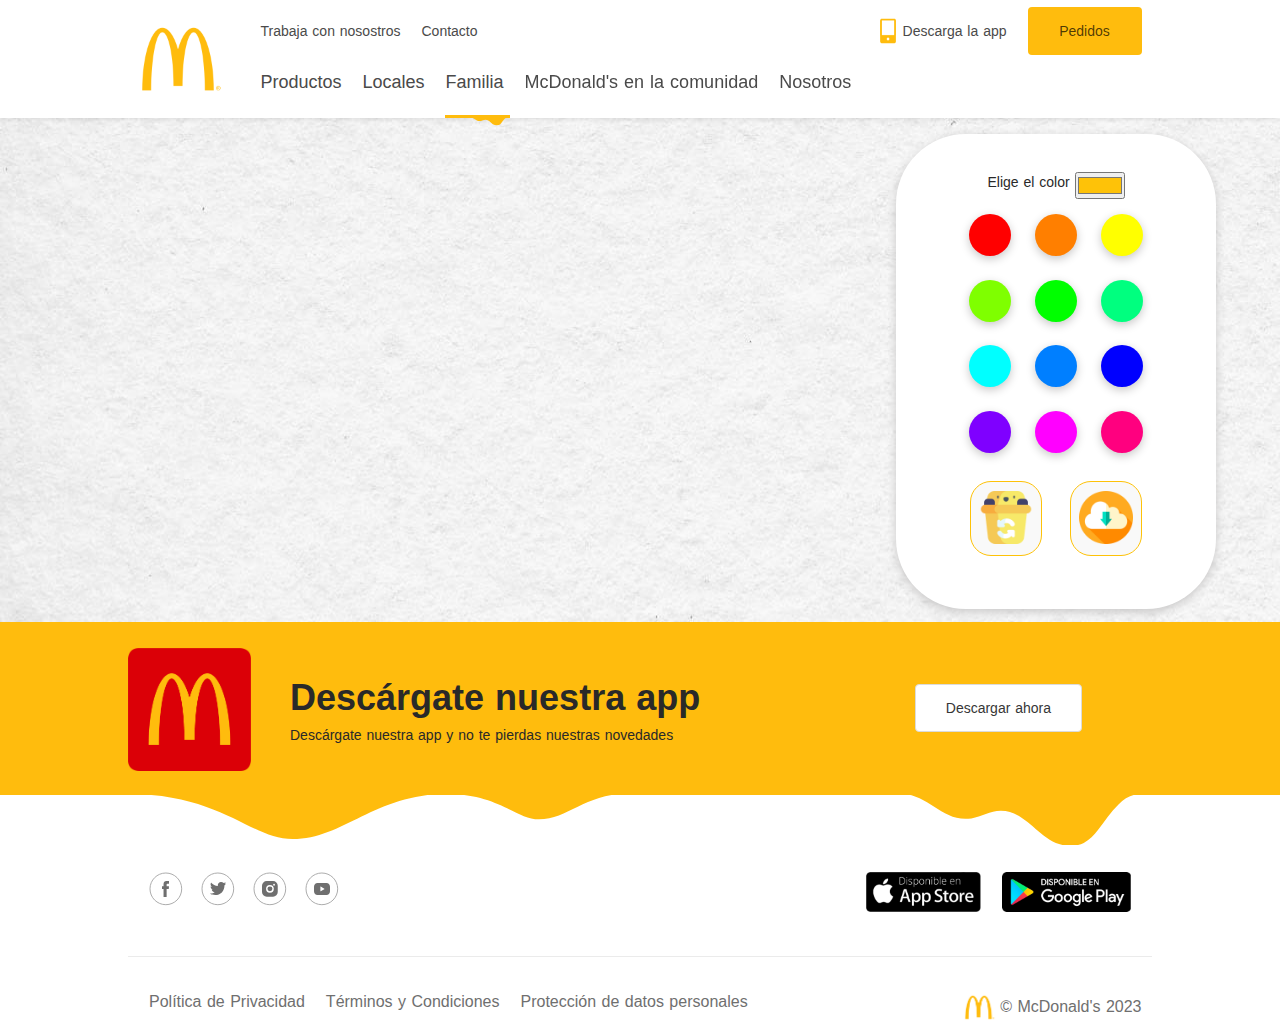
<file: html/2eevee.html>
<!DOCTYPE html>
<html lang="en">

<head>
    <meta charset="UTF-8">
    <meta http-equiv="X-UA-Compatible" content="IE=edge">
    <meta name="viewport" content="width=device-width, initial-scale=1.0">
    <title>McDonald's Pokemon</title>

    <link rel="stylesheet" href="../css/style.css">    
    <link rel="stylesheet" href="../css/3.css">

    <!-- Favicon -->
    <link rel="icon" type="image/vnd.microsoft.icon" href="../img/favicon.ico">

    <!-- Animate.css -->
    <link rel="stylesheet" href="https://cdnjs.cloudflare.com/ajax/libs/animate.css/4.1.1/animate.min.css" />

</head>

<body>
   <header>
        <nav role="navigation" aria-label="main navigation" class="navbar mcd-navbar-header mcd-container">
            <div class="navbar-brand">
                <a href="https://www.mcdonalds.cl/" class="navbar-item nuxt-link-active">
                    <img src="../assets/mcdonalds-logo-footer-bg-white.png" alt="Mc-Donalds App"
                        class="navbar-brand__logo">
                </a>
                <a role="button" aria-label="menu" aria-expanded="false" class="navbar-burger burger">
                    <span aria-hidden="true"></span>
                    <span aria-hidden="true"></span>
                    <span aria-hidden="true"></span>
                </a>
                <a href="/" target="_self" role="button"
                    class="mcd-link-resolver mcd-link-page button is-primary is-hidden-desktop">Pedidos</a>
            </div>
            <div class="navbar-menu__container">
                <div class="navbar-menu navbar-menu--utility">
                    <div class="navbar-start mcd-navbar-menu--utility">
                        <a href="https://www.mcdonalds.cl/nosotros/trabaja-con-nosotros/" class="mcd-link-resolver mcd-link-page navbar-item" target="_self">Trabaja con
                            nosostros</a>
                        <a href="https://www.mcdonalds.cl/nosotros/contacto" class="mcd-link-resolver mcd-link-page navbar-item" target="_self"
                            title="Contacto">Contacto</a>
                    </div>
                    <div class="navbar-end mcd-navbar-menu--actions">
                        <a href="https://www.mcdonalds.cl/descarga_app" target="_self" class="mcd-link-resolver mcd-link-page navbar-item">
                            <figure itemscope="itemscope" itemtype="http://schema.org/ImageObject"
                                class="mcd-media-image">
                                <img src="../assets/MCD_Descarga_la_app_406b004273.png" alt="McDonald's - Descarga la app"
                                    loading="lazy">
                            </figure>
                            Descarga la app
                        </a>
                        <div class="navbar-item is-hidden-touch">
                            <a href="https://www.mcdonalds.cl/nosotros/contacto" target="_self"
                                class="mcd-link-resolver mcd-link-page button is-primary">Pedidos</a>
                        </div>
                    </div>
                </div>
                <span class="mcd-divider is-hidden-desktop"></span>
                <div class="navbar-menu navbar-menu--main">
                    <div class="navbar-start mcd-navbar-menu--main">
                        <div class="navbar-item is-hoverable has-dropdown mcd-dropdown-item">
                            <a class="navbar-item header-submenu-item is-hidden-desktop">
                                Productos
                                <span class="mcd-expanded-collapsed">
                                    <svg xmlns="http://www.w3.org/2000/svg" width="14" height="14" viewBox="0 0 14 14"
                                        class="mcd-svg-more">
                                        <path fill="#292929"
                                            d="M7.076.925c-.367 0-.665.298-.665.665v4.821H1.59c-.367 0-.665.298-.665.665 0 .367.298.665.665.665h4.821v4.82c0 .368.298.666.665.666.367 0 .665-.298.665-.665V7.74h4.82c.368 0 .666-.298.666-.665 0-.367-.298-.665-.665-.665H7.74V1.59c0-.367-.298-.665-.665-.665z">
                                        </path>
                                    </svg>
                                </span>
                            </a>
                            <a href="https://www.mcdonalds.cl/productos"
                                class="mcd-link-resolver mcd-link-page navbar-item header-submenu-item is-hidden-touch"
                                target="_self">Productos</a>
                        </div>
                        <a href="https://www.mcdonalds.cl/locales" class="mcd-link-resolver mcd-link-page navbar-item header-submenu-item"
                            target="_self">Locales</a>
                        <div class="navbar-item is-hoverable has-dropdown mcd-dropdown-item">
                            <a class="navbar-item header-submenu-item is-hidden-desktop">
                                Familia
                                <span class="mcd-expanded-collapsed">
                                    <svg xmlns="http://www.w3.org/2000/svg" width="14" height="14" viewBox="0 0 14 14"
                                        class="mcd-svg-more">
                                        <path fill="#292929"
                                            d="M7.076.925c-.367 0-.665.298-.665.665v4.821H1.59c-.367 0-.665.298-.665.665 0 .367.298.665.665.665h4.821v4.82c0 .368.298.666.665.666.367 0 .665-.298.665-.665V7.74h4.82c.368 0 .666-.298.666-.665 0-.367-.298-.665-.665-.665H7.74V1.59c0-.367-.298-.665-.665-.665z">
                                        </path>
                                    </svg>
                                </span>
                            </a>
                            <a href="https://www.mcdonalds.cl/familia"
                                class="mcd-link-resolver mcd-link-page navbar-item header-submenu-item is-hidden-touch nuxt-link-active"
                                target="_self">Familia</a>
                        </div>
                        <div class="navbar-item is-hoverable has-dropdown mcd-dropdown-item">
                            <a class="navbar-item header-submenu-item is-hidden-desktop">
                                McDonald's en la comunidad
                                <span class="mcd-expanded-collapsed">
                                    <svg xmlns="http://www.w3.org/2000/svg" width="14" height="14" viewBox="0 0 14 14"
                                        class="mcd-svg-more">
                                        <path fill="#292929"
                                            d="M7.076.925c-.367 0-.665.298-.665.665v4.821H1.59c-.367 0-.665.298-.665.665 0 .367.298.665.665.665h4.821v4.82c0 .368.298.666.665.666.367 0 .665-.298.665-.665V7.74h4.82c.368 0 .666-.298.666-.665 0-.367-.298-.665-.665-.665H7.74V1.59c0-.367-.298-.665-.665-.665z">
                                        </path>
                                    </svg>
                                </span>
                            </a>
                            <a href="https://www.mcdonalds.cl/comunidad"
                                class="mcd-link-resolver mcd-link-page navbar-item header-submenu-item is-hidden-touch"
                                target="_self">McDonald's en la comunidad</a>
                        </div>
                        <div class="navbar-item is-hoverable has-dropdown mcd-dropdown-item">
                            <a class="navbar-item header-submenu-item is-hidden-desktop">
                                Nosotros
                                <span class="mcd-expanded-collapsed">
                                    <svg xmlns="http://www.w3.org/2000/svg" width="14" height="14" viewBox="0 0 14 14"
                                        class="mcd-svg-more">
                                        <path fill="#292929"
                                            d="M7.076.925c-.367 0-.665.298-.665.665v4.821H1.59c-.367 0-.665.298-.665.665 0 .367.298.665.665.665h4.821v4.82c0 .368.298.666.665.666.367 0 .665-.298.665-.665V7.74h4.82c.368 0 .666-.298.666-.665 0-.367-.298-.665-.665-.665H7.74V1.59c0-.367-.298-.665-.665-.665z">
                                        </path>
                                    </svg>
                                </span>
                            </a>
                            <a href="https://www.mcdonalds.cl/nosotros"
                                class="mcd-link-resolver mcd-link-page navbar-item header-submenu-item is-hidden-touch"
                                target="_self">Nosotros</a>
                        </div>
                    </div>
                </div>
            </div>
        </nav>
    </header>
    <main>
        <section class="middle">

            <section class="section1">
                <div class="pikachu">
                    <!--  -->
                </div>

                <div class="colores">
                    <label for="paint" id="label1">Elige el color</label>
                    <input type="color" id="paint" name="paint" value="#fec208">

                    <div class="previous-colors">
                        <div class="prev-color" style="background-color: #FF0000" ,="" margin:2%"=""></div>
                        <div class="prev-color" style="background-color: #FF7F00" ,="" margin:2%"=""></div>
                        <div class="prev-color" style="background-color: #FFFF00" ,="" margin:2%"=""></div>
                        <div class="prev-color" style="background-color: #7FFF00" ,="" margin:2%"=""></div>
                        <div class="prev-color" style="background-color: #00FF00" ,="" margin:2%"=""></div>
                        <div class="prev-color" style="background-color: #00FF7F" ,="" margin:2%"=""></div>
                        <div class="prev-color" style="background-color: #00FFFF" ,="" margin:2%"=""></div>
                        <div class="prev-color" style="background-color: #007FFF" ,="" margin:2%"=""></div>
                        <div class="prev-color" style="background-color: #0000FF" ,="" margin:2%"=""></div>
                        <div class="prev-color" style="background-color: #7F00FF" ,="" margin:2%"=""></div>
                        <div class="prev-color" style="background-color: #FF00FF" ,="" margin:2%"=""></div>
                        <div class="prev-color" style="background-color: #FF007F" ,="" margin:2%"=""></div>
                    </div>

                    <!-- Botones -->
                    <div class="botones">
                        <!-- <button class="undo"><img src="../img/reply.png" alt="" style="width: 2em"
                                class="animate__animated animate__rotateIn animate__infinite animate__slow"></button> -->
                        <button class="reset"><img src="../img/recycle-bin2.png" alt="" style="width: 4em"
                                class="animate__animated animate__rubberBand animate__infinite animate__slow"></button>
                        <button id="downloadSVG"><img src="../img/cloud-computing.png" alt="" style="width: 4em"
                                class="animate__animated animate__swing animate__infinite animate__slow"></button>

                    </div>
                </div>
            </section>

        </section>
            <section class="bottom">
                <div class="mcd-download-app">
                    <div class="mcd-download-app__content">
                        <div class="mcd-container">
                            <div class="mcd-download-app__content-header">
                                <div class="mcd-image">
                                    <img src="../assets/mcdonalds-logo-bg-red.png" alt="Mc-Donalds App">
                                </div>
                                <div class="mcd-download-app__content-text">
                                    <h2>Descárgate nuestra app</h2>
                                    <p class="is-hidden-touch">Descárgate nuestra app y no te pierdas nuestras novedades
                                    </p>
                                </div>
                                <div class="mcd-download-app__content-action is-hidden-touch">
                                    <a href="https://www.mcdonalds.cl/descarga_app" target="_self"
                                        class="mcd-link-resolver mcd-link-page button is-secondary">Descargar ahora</a>
                                </div>
                            </div>
                            <div class="mcd-download-app__content-description is-hidden-desktop">
                                <p>Descárgate nuestra app y no te pierdas nuestras novedades</p>
                            </div>
                            <div class="mcd-download-app__content-action is-hidden-desktop">
                                <a href="/" target="_self"
                                    class="mcd-link-resolver mcd-link-page button is-secondary">Descargar ahora</a>
                            </div>
                        </div>
                    </div>
                    <div class="mcd-download-app__drops mcd-container is-animated">
                        <svg xmlns="http://www.w3.org/2000/svg" width="1047" height="53" viewBox="0 0 1047 53"
                            class="mcd-svg-drops-desktop is-hidden-touch">
                            <g fill="#FFBC0D" fill-rule="evenodd">
                                <path
                                    d="M783 0h8.898c27.346 1.109 41.205 29.39 70.124 24.947 10.435-1.602 19.12-7.673 30.019-7.762 26.084-.21 38.888 29.7 63.222 34.884 7.298 1.555 14.958 1.35 21.71-2.062 5.922-2.992 10.522-7.947 14.51-13.13 6.888-8.958 13.024-18.669 21.26-26.511 4.48-4.262 9.887-8.221 16.028-9.521 2.384-.506 4.793-.72 7.207-.845H1046M0 0c95.445 0 125.033 46.115 167.984 46.115C219.525 46.115 251.974 0 325.469 0c53.687 0 70.33 25.94 94.489 25.94C448.951 25.94 467.205 0 508.544 0"
                                    transform="translate(.32)"></path>
                            </g>
                        </svg>
                        <svg xmlns="http://www.w3.org/2000/svg" width="320" height="16" viewBox="0 0 320 16"
                            class="mcd-svg-drops-mobile is-hidden-desktop">
                            <g fill="none" fill-rule="evenodd">
                                <g fill="#FFBC0D">
                                    <g>
                                        <path
                                            d="M241 0h2.673c8.214.335 12.377 8.872 21.064 7.531 3.134-.483 5.743-2.316 9.017-2.343 7.835-.063 11.681 8.966 18.99 10.531 2.192.47 4.494.408 6.522-.623 1.779-.903 3.16-2.399 4.358-3.963 2.07-2.705 3.912-5.636 6.386-8.004 1.346-1.286 2.97-2.481 4.815-2.874.716-.153 1.44-.217 2.165-.255H320M0 0c28.903 0 37.863 13 50.87 13C66.478 13 76.304 0 98.56 0c16.258 0 21.298 7.313 28.614 7.313C135.954 7.313 141.482 0 154 0"
                                            transform="translate(0 -198) translate(0 198)"></path>
                                    </g>
                                </g>
                            </g>
                        </svg>
                    </div>
                </div>
            </section>
    </main>
    <footer class="mcd-footer">
        <div class="mcd-container mcd-footer-toolbar">
            <div class="columns is-desktop">
                <div class="column is-6-desktop">
                    <div class="mcd-footer-social">
                        <ul>
                            <li>
                                <a href="https://www.facebook.com/McDonaldsChile" target="_blank" title="Facebook" class="mcd-link-resolver mcd-link-url">
                                    <svg xmlns="http://www.w3.org/2000/svg" width="34" height="34" viewBox="0 0 34 34"
                                        class="mcd-svg-facebook">
                                        <g fill="none" fill-rule="evenodd">
                                            <path
                                                d="M32.69 16.845c0 8.75-7.094 15.844-15.845 15.844C8.095 32.69 1 25.596 1 16.845S8.094 1 16.845 1c8.75 0 15.845 7.094 15.845 15.845"
                                                class="mcd-icon-stroke"></path>
                                            <path
                                                d="M14.542 17.063v7.735c0 .112.085.202.19.202h2.706c.104 0 .189-.09.189-.202v-7.861h1.961c.099 0 .181-.08.19-.185l.188-2.368c.01-.118-.078-.219-.189-.219h-2.15v-1.68c0-.394.3-.713.672-.713h1.511c.105 0 .19-.09.19-.202V9.202C20 9.09 19.915 9 19.81 9h-2.554c-1.498 0-2.714 1.29-2.714 2.882v2.283H13.19c-.105 0-.19.09-.19.202v2.368c0 .112.085.202.19.202h1.352v.126"
                                                class="mcd-icon-fill"></path>
                                        </g>
                                    </svg>
                                </a>
                            </li>
                            <li>
                                <a href="https://twitter.com/mcdonalds_cl" target="_self" title="Twitter" class="mcd-link-resolver mcd-link-url">
                                    <svg xmlns="http://www.w3.org/2000/svg" width="34" height="34" viewBox="0 0 34 34"
                                        class="mcd-svg-twitter">
                                        <g fill="none" fill-rule="evenodd">
                                            <path stroke="#ADADAD"
                                                d="M32.69 16.845c0 8.75-7.094 15.844-15.845 15.844C8.095 32.69 1 25.596 1 16.845S8.094 1 16.845 1c8.75 0 15.845 7.094 15.845 15.845"
                                                class="mcd-icon-stroke"></path>
                                            <path fill="#6F6F6F"
                                                d="M24.94 11.558c-.508.227-1.068.365-1.616.456.26-.044.644-.508.798-.697.234-.287.428-.613.538-.966.014-.028.024-.063-.004-.083-.035-.014-.057-.007-.085.007a8.331 8.331 0 0 1-1.92.724.13.13 0 0 1-.132-.034c-.056-.063-.109-.121-.168-.17a3.409 3.409 0 0 0-.93-.562 3.27 3.27 0 0 0-1.427-.226 3.471 3.471 0 0 0-2.445 1.257 3.285 3.285 0 0 0-.651 1.287c-.113.454-.104.902-.035 1.36.01.076.004.087-.066.076-2.637-.387-4.823-1.318-6.597-3.312-.077-.087-.119-.087-.182.007-.777 1.147-.4 2.992.57 3.899.13.12.262.241.406.351-.053.01-.698-.058-1.274-.351-.076-.049-.115-.02-.122.065-.007.124.004.238.02.373.15 1.164.967 2.24 2.086 2.66.133.055.28.104.423.128-.255.055-.518.094-1.249.038-.09-.017-.126.027-.09.114.549 1.477 1.734 1.916 2.622 2.167.12.02.239.02.358.048-.007.01-.015.01-.021.02-.295.443-1.316.773-1.792.937a6.5 6.5 0 0 1-2.721.343c-.146-.02-.177-.019-.217 0-.04.025-.005.06.042.097.186.12.375.228.567.331.58.304 1.186.546 1.819.718 3.268.89 6.95.236 9.404-2.17 1.928-1.888 2.603-4.493 2.603-7.101 0-.102.123-.158.195-.212.501-.372.9-.817 1.274-1.314.084-.111.079-.21.079-.251v-.014c0-.042.005-.029-.06 0"
                                                class="mcd-icon-fill"></path>
                                        </g>
                                    </svg>
                                </a>
                            </li>
                            <li>
                                <a href="https://www.instagram.com/mcdonalds_cl/" target="_blank" title="Instagram" class="mcd-link-resolver mcd-link-url">
                                    <svg xmlns="http://www.w3.org/2000/svg" width="34" height="34" viewBox="0 0 34 34"
                                        class="mcd-svg-instagram">
                                        <g fill="none" fill-rule="evenodd">
                                            <path stroke="#ADADAD"
                                                d="M32.69 16.845c0 8.75-7.094 15.844-15.845 15.844C8.095 32.69 1 25.596 1 16.845S8.094 1 16.845 1c8.75 0 15.845 7.094 15.845 15.845"
                                                class="mcd-icon-stroke"></path>
                                            <path fill="#6F6F6F"
                                                d="M20.017 24.748H13.73A4.735 4.735 0 0 1 9 20.018V13.73A4.735 4.735 0 0 1 13.73 9h6.287a4.736 4.736 0 0 1 4.73 4.73v6.287a4.736 4.736 0 0 1-4.73 4.73z"
                                                class="mcd-icon-fill"></path>
                                            <path fill="#FFF"
                                                d="M16.938 19.358a2.487 2.487 0 0 1-2.484-2.484 2.487 2.487 0 0 1 2.484-2.484 2.487 2.487 0 0 1 2.485 2.484 2.487 2.487 0 0 1-2.485 2.484zm0-6.362a3.882 3.882 0 0 0-3.878 3.878 3.882 3.882 0 0 0 3.878 3.878 3.883 3.883 0 0 0 3.879-3.878 3.883 3.883 0 0 0-3.879-3.878zM21.043 11.812a.923.923 0 1 0 0 1.846.923.923 0 0 0 0-1.846"
                                                class="mcd-icon-bg"></path>
                                        </g>
                                    </svg>
                                </a>
                            </li>
                            <li>
                                <a href="https://www.youtube.com/channel/UC9BqwHQ9cbsSULb1kmwvY8A" target="_blank" title="Youtube" class="mcd-link-resolver mcd-link-url">
                                    <svg xmlns="http://www.w3.org/2000/svg" width="34" height="34" viewBox="0 0 34 34"
                                        class="mcd-svg-youtube">
                                        <g fill="none" fill-rule="evenodd">
                                            <g>
                                                <g>
                                                    <g>
                                                        <path
                                                            d="M31.69 15.845c0 8.75-7.094 15.844-15.845 15.844C7.095 31.69 0 24.596 0 15.845S7.094 0 15.845 0c8.75 0 15.845 7.094 15.845 15.845"
                                                            transform="translate(-286 -377) translate(131 378) translate(156)"
                                                            class="mcd-icon-stroke"></path>
                                                        <path
                                                            d="M18.3 16.229l-3.602 2.117c-.157.09-.298-.031-.298-.222V13.78c0-.194.145-.315.302-.22l3.628 2.23c.16.097.133.345-.03.44zm5.7-2.497C24 11.671 22.44 10 20.517 10h-9.034C9.56 10 8 11.67 8 13.732v4.536C8 20.329 9.56 22 11.483 22h9.034C22.441 22 24 20.33 24 18.268v-4.536z"
                                                            transform="translate(-286 -377) translate(131 378) translate(156)"
                                                            class="mcd-icon-fill"></path>
                                                    </g>
                                                </g>
                                            </g>
                                        </g>
                                    </svg>
                                </a>
                            </li>
                        </ul>
                    </div>
                </div>
                <div class="column is-6-desktop">
                    <div class="mcd-footer-apps">
                        <ul class="columns is-mobile is-multiline">
                            <li class="column is-6 is-narrow-desktop">
                                <a href="https://apps.apple.com/cl/app/mcdonalds-app/id1114009187" target="_blank" class="mcd-link-resolver mcd-link-url">
                                    <figure itemscope="itemscope" itemtype="http://schema.org/ImageObject"
                                        class="mcd-media-image">
                                        <img src="../assets/app_store_3x_d293084ca1.png" alt="" loading="lazy">
                                    </figure>
                                </a>
                            </li>
                            <li class="column is-6 is-narrow-desktop">
                                <a href="https://play.google.com/store/apps/details?id=com.mcdo.mcdonalds&hl" target="_blank" class="mcd-link-resolver mcd-link-url">
                                    <figure itemscope="itemscope" itemtype="http://schema.org/ImageObject"
                                        class="mcd-media-image">
                                        <img src="../assets/disponible_google_play_3x_c977cae3bc.png" alt="" loading="lazy">
                                    </figure>
                                </a>
                            </li>
                        </ul>
                    </div>
                </div>
            </div>
        </div>
        <div class="mcd-divider"></div>
        <div class="mcd-container">
            <div class="columns is-desktop">
                <div class="column is-narrow-desktop mcd-footer-legal__container">
                    <div class="mcd-footer-legal">
                        <ul class="columns is-variable is-0-mobile is-3-desktop is-mobile is-multiline">
                            <li class="column is-narrow">
                                <a href="https://www.mcdonalds.cl/politica-de-privacidad" target="_self" class="mcd-link-resolver mcd-link-page">Política de
                                    Privacidad</a>
                            </li>
                            <li class="column is-narrow">
                                <a href="https://www.mcdonalds.cl/terminos-y-condiciones" target="_self" class="mcd-link-resolver mcd-link-page"> Términos y
                                    Condiciones</a>
                            </li>
                            <li class="column is-narrow"><a href="https://www.mcdonalds.cl/proteccion-datos-personales" target="_self"
                                    class="mcd-link-resolver mcd-link-page">Protección de datos personales</a>
                            </li>
                        </ul>
                    </div>
                </div>
                <div class="column">
                    <div class="mcd-footer-brand">
                        <img src="../assets/mcdonalds-logo-footer-bg-white.png" alt="McDonald's logo">
                        © McDonald's 2023
                    </div>
                </div>
            </div>
        </div>
    </footer>
    <script src="../js/3.js"></script>
</body>

</html>
</file>
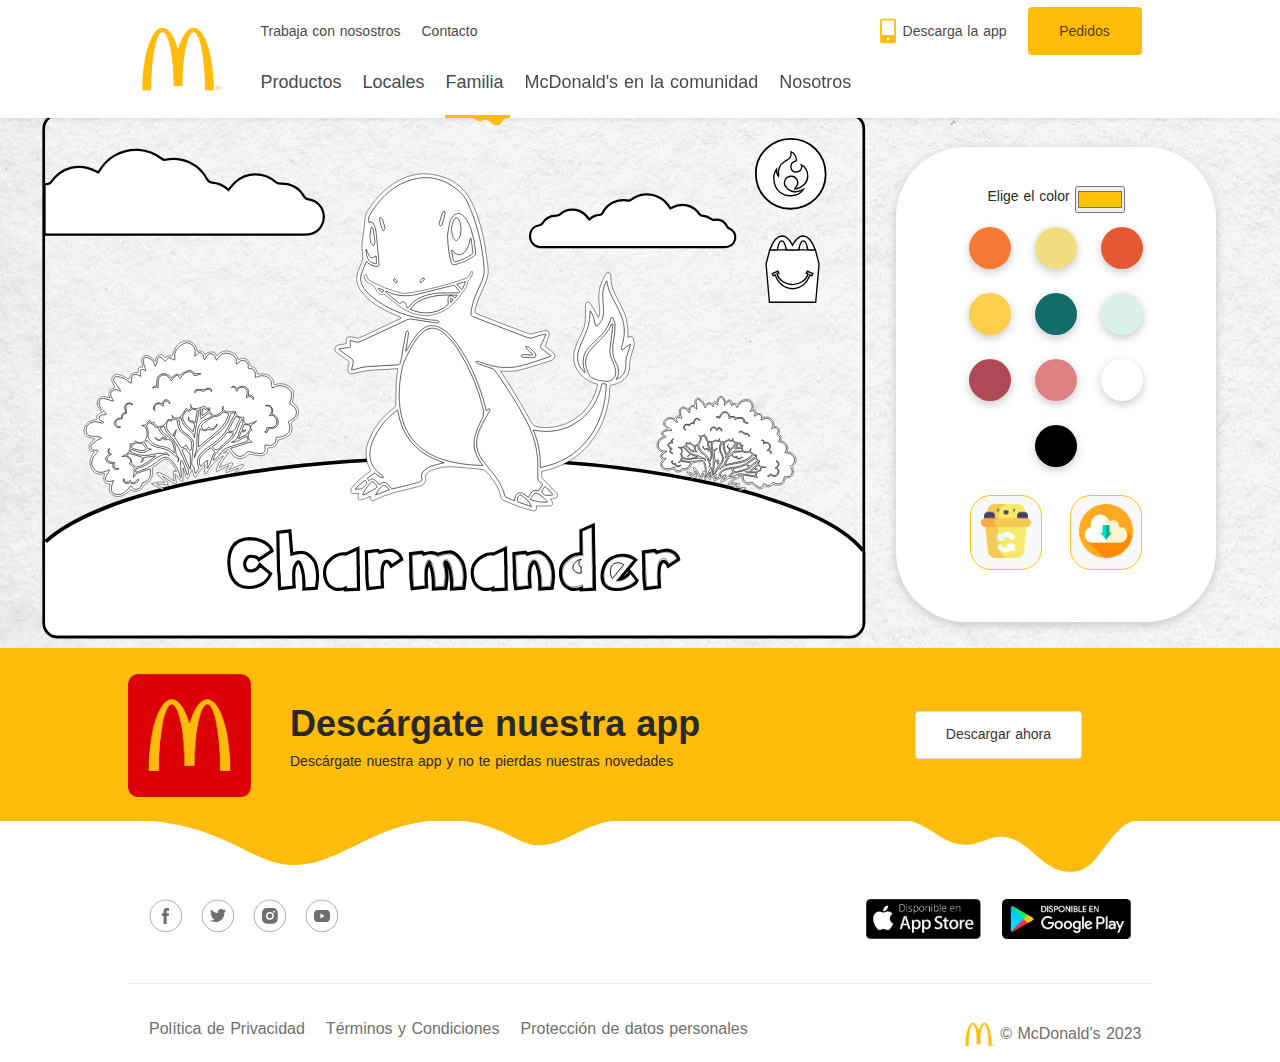
<file: html/4charmander.html>
<!DOCTYPE html>
<html lang="en">

<head>
    <meta charset="UTF-8">
    <meta http-equiv="X-UA-Compatible" content="IE=edge">
    <meta name="viewport" content="width=device-width, initial-scale=1.0">
    <title>McDonald's Pokemon</title>

    <link rel="stylesheet" href="../css/style.css">    
    <link rel="stylesheet" href="../css/3.css">

    <!-- Favicon -->
    <link rel="icon" type="image/vnd.microsoft.icon" href="../img/favicon.ico">

    <!-- Animate.css -->
    <link rel="stylesheet" href="https://cdnjs.cloudflare.com/ajax/libs/animate.css/4.1.1/animate.min.css" />

</head>

<body>
    <header>
        <nav role="navigation" aria-label="main navigation" class="navbar mcd-navbar-header mcd-container">
            <div class="navbar-brand">
                <a href="https://www.mcdonalds.cl/" class="navbar-item nuxt-link-active">
                    <img src="../assets/mcdonalds-logo-footer-bg-white.png" alt="Mc-Donalds App"
                        class="navbar-brand__logo">
                </a>
                <a role="button" aria-label="menu" aria-expanded="false" class="navbar-burger burger">
                    <span aria-hidden="true"></span>
                    <span aria-hidden="true"></span>
                    <span aria-hidden="true"></span>
                </a>
                <a href="/" target="_self" role="button"
                    class="mcd-link-resolver mcd-link-page button is-primary is-hidden-desktop">Pedidos</a>
            </div>
            <div class="navbar-menu__container">
                <div class="navbar-menu navbar-menu--utility">
                    <div class="navbar-start mcd-navbar-menu--utility">
                        <a href="https://www.mcdonalds.cl/nosotros/trabaja-con-nosotros/" class="mcd-link-resolver mcd-link-page navbar-item" target="_self">Trabaja con
                            nosostros</a>
                        <a href="https://www.mcdonalds.cl/nosotros/contacto" class="mcd-link-resolver mcd-link-page navbar-item" target="_self"
                            title="Contacto">Contacto</a>
                    </div>
                    <div class="navbar-end mcd-navbar-menu--actions">
                        <a href="https://www.mcdonalds.cl/descarga_app" target="_self" class="mcd-link-resolver mcd-link-page navbar-item">
                            <figure itemscope="itemscope" itemtype="http://schema.org/ImageObject"
                                class="mcd-media-image">
                                <img src="../assets/MCD_Descarga_la_app_406b004273.png" alt="McDonald's - Descarga la app"
                                    loading="lazy">
                            </figure>
                            Descarga la app
                        </a>
                        <div class="navbar-item is-hidden-touch">
                            <a href="https://www.mcdonalds.cl/nosotros/contacto" target="_self"
                                class="mcd-link-resolver mcd-link-page button is-primary">Pedidos</a>
                        </div>
                    </div>
                </div>
                <span class="mcd-divider is-hidden-desktop"></span>
                <div class="navbar-menu navbar-menu--main">
                    <div class="navbar-start mcd-navbar-menu--main">
                        <div class="navbar-item is-hoverable has-dropdown mcd-dropdown-item">
                            <a class="navbar-item header-submenu-item is-hidden-desktop">
                                Productos
                                <span class="mcd-expanded-collapsed">
                                    <svg xmlns="http://www.w3.org/2000/svg" width="14" height="14" viewBox="0 0 14 14"
                                        class="mcd-svg-more">
                                        <path fill="#292929"
                                            d="M7.076.925c-.367 0-.665.298-.665.665v4.821H1.59c-.367 0-.665.298-.665.665 0 .367.298.665.665.665h4.821v4.82c0 .368.298.666.665.666.367 0 .665-.298.665-.665V7.74h4.82c.368 0 .666-.298.666-.665 0-.367-.298-.665-.665-.665H7.74V1.59c0-.367-.298-.665-.665-.665z">
                                        </path>
                                    </svg>
                                </span>
                            </a>
                            <a href="https://www.mcdonalds.cl/productos"
                                class="mcd-link-resolver mcd-link-page navbar-item header-submenu-item is-hidden-touch"
                                target="_self">Productos</a>
                        </div>
                        <a href="https://www.mcdonalds.cl/locales" class="mcd-link-resolver mcd-link-page navbar-item header-submenu-item"
                            target="_self">Locales</a>
                        <div class="navbar-item is-hoverable has-dropdown mcd-dropdown-item">
                            <a class="navbar-item header-submenu-item is-hidden-desktop">
                                Familia
                                <span class="mcd-expanded-collapsed">
                                    <svg xmlns="http://www.w3.org/2000/svg" width="14" height="14" viewBox="0 0 14 14"
                                        class="mcd-svg-more">
                                        <path fill="#292929"
                                            d="M7.076.925c-.367 0-.665.298-.665.665v4.821H1.59c-.367 0-.665.298-.665.665 0 .367.298.665.665.665h4.821v4.82c0 .368.298.666.665.666.367 0 .665-.298.665-.665V7.74h4.82c.368 0 .666-.298.666-.665 0-.367-.298-.665-.665-.665H7.74V1.59c0-.367-.298-.665-.665-.665z">
                                        </path>
                                    </svg>
                                </span>
                            </a>
                            <a href="https://www.mcdonalds.cl/familia"
                                class="mcd-link-resolver mcd-link-page navbar-item header-submenu-item is-hidden-touch nuxt-link-active"
                                target="_self">Familia</a>
                        </div>
                        <div class="navbar-item is-hoverable has-dropdown mcd-dropdown-item">
                            <a class="navbar-item header-submenu-item is-hidden-desktop">
                                McDonald's en la comunidad
                                <span class="mcd-expanded-collapsed">
                                    <svg xmlns="http://www.w3.org/2000/svg" width="14" height="14" viewBox="0 0 14 14"
                                        class="mcd-svg-more">
                                        <path fill="#292929"
                                            d="M7.076.925c-.367 0-.665.298-.665.665v4.821H1.59c-.367 0-.665.298-.665.665 0 .367.298.665.665.665h4.821v4.82c0 .368.298.666.665.666.367 0 .665-.298.665-.665V7.74h4.82c.368 0 .666-.298.666-.665 0-.367-.298-.665-.665-.665H7.74V1.59c0-.367-.298-.665-.665-.665z">
                                        </path>
                                    </svg>
                                </span>
                            </a>
                            <a href="https://www.mcdonalds.cl/comunidad"
                                class="mcd-link-resolver mcd-link-page navbar-item header-submenu-item is-hidden-touch"
                                target="_self">McDonald's en la comunidad</a>
                        </div>
                        <div class="navbar-item is-hoverable has-dropdown mcd-dropdown-item">
                            <a class="navbar-item header-submenu-item is-hidden-desktop">
                                Nosotros
                                <span class="mcd-expanded-collapsed">
                                    <svg xmlns="http://www.w3.org/2000/svg" width="14" height="14" viewBox="0 0 14 14"
                                        class="mcd-svg-more">
                                        <path fill="#292929"
                                            d="M7.076.925c-.367 0-.665.298-.665.665v4.821H1.59c-.367 0-.665.298-.665.665 0 .367.298.665.665.665h4.821v4.82c0 .368.298.666.665.666.367 0 .665-.298.665-.665V7.74h4.82c.368 0 .666-.298.666-.665 0-.367-.298-.665-.665-.665H7.74V1.59c0-.367-.298-.665-.665-.665z">
                                        </path>
                                    </svg>
                                </span>
                            </a>
                            <a href="https://www.mcdonalds.cl/nosotros"
                                class="mcd-link-resolver mcd-link-page navbar-item header-submenu-item is-hidden-touch"
                                target="_self">Nosotros</a>
                        </div>
                    </div>
                </div>
            </div>
        </nav>
    </header>
    <main>
        <section class="middle">

            <section class="section1">
                <div class="pikachu">
                    <svg id="Capa_1" data-name="Capa 1" xmlns="http://www.w3.org/2000/svg" viewBox="0 0 1850.4 1187.7">
                        <defs>
                            <style>
                                .cls-1,
                                .cls-2,
                                .cls-8,
                                .cls-9 {
                                    fill: #fff;
                                }

                                .cls-1 {
                                    opacity: 0.1;
                                }

                                .cls-10,
                                .cls-11,
                                .cls-3,
                                .cls-4,
                                .cls-5,
                                .cls-6 {
                                    fill: none;
                                }

                                .cls-3,
                                .cls-4 {
                                    stroke: #000;
                                }

                                .cls-10,
                                .cls-11,
                                .cls-3,
                                .cls-4,
                                .cls-6,
                                .cls-7,
                                .cls-8,
                                .cls-9 {
                                    stroke-miterlimit: 10;
                                }

                                .cls-3 {
                                    stroke-width: 6px;
                                }

                                .cls-4 {
                                    stroke-width: 8px;
                                }

                                .cls-6,
                                .cls-7 {
                                    stroke: #1e1e1c;
                                }

                                .cls-6 {
                                    stroke-width: 7px;
                                }

                                .cls-7 {
                                    fill: #010101;
                                    stroke-width: 2px;
                                }

                                .cls-11,
                                .cls-8,
                                .cls-9 {
                                    stroke: #010101;
                                }

                                .cls-8 {
                                    stroke-width: 4px;
                                }

                                .cls-11,
                                .cls-9 {
                                    stroke-width: 3px;
                                }

                                .cls-10 {
                                    stroke: #1d1d1b;
                                    stroke-width: 5px;
                                }

                                .cls-12 {
                                    fill: #1e1e1c;
                                }
                            </style>
                        </defs>
                        <rect class="cls-1" x="11.7" y="14.6" width="1824" height="1162.2" rx="31.4" />
                        <path class="cls-2"
                            d="M11,965S317.1,706.3,1262.8,797.1c0,0,441.1,35.9,577,190.8v158.8s-8.4,33.6-30.5,30.5l-22.2-3.1H38.5s-10.7,8.1-25.2-22.9Z" />
                        <rect class="cls-3" x="12.7" y="14.6" width="1824" height="1162.2" rx="31.4" />
                        <path class="cls-4"
                            d="M1834.7,984.3C1741.7,866.8,1365.9,779,916.5,779c-423.9,0-782.2,78.1-899.6,185.5" />
                        <rect class="cls-5" x="13.7" y="765" width="1822" height="302.07" />
                        <g id="cUtrgw">
                            <path
                                d="M534.2,738.3c-1.8,12.9-12.1,18.1-22.9,17.6-.3,1-1,2.2-.8,3.2,1.2,9.6-8.5,14.7-14.9,14.5s-13.2-1.8-19.7-3.2c-3.9-.9-7.2-.6-10.1,2.3-9.4,9.3-23.8,10.1-32.8-1.1l-10-12.5L412.2,767c3.9,2.3,7.3-4.4,10.6,1.1-7.4,10-15.6,19.9-19.6,31.8,8.3-3.5,16.8-7.2,25.4-10.6,1.3-.5,3.1.2,4.7.3-.4,1.5-.4,3.3-1.2,4.5-2,3.2-4.4,6.2-7.2,10.2L456.5,792c-.2,2.4.2,4.5-.6,5.2-5.8,4.8-8.3,13.7-18.7,14.5l9.3-11-28.4,10.7c-.5-7.4,4.8-10.9,6.5-16.7l-27,14.3-1.2-1c1.4-12.8,8.8-23,16-33.8h-1.6l-1.6.8a85.5,85.5,0,0,0-33.9,36.8c-.6,1.1-2,1.7-3.1,2.5-.5-1.2-1.5-2.4-1.4-3.5.1-5.9.6-11.8,0-18.3l-16.5,23.2a37.3,37.3,0,0,1-2.5,3.9c-.8.9-2,1.9-2.8,1.8s-1.8-1.6-2.1-2.6c-1.2-4.7-2.2-9.3-4.5-14.4-2.2,5.2-4.4,10.4-6.7,15.5a40.4,40.4,0,0,1-2.6,4.5c-1.3-1.5-3.3-2.7-3.9-4.4-2.4-6.1-4.3-12.4-6.7-19.7.1,9.5.2,17.8,0,26.1,0,1.6-1.2,3.1-1.9,4.7-1.3-.9-2.9-1.6-3.9-2.8-3.3-4.1-6.4-8.5-9.6-12.7a10,10,0,0,0-1.4-1.5l-1.3.4c1,5.1,2.2,10.2,3,15.4a39.6,39.6,0,0,1,.1,6.9c-2.2-.8-4.6-1.3-6.5-2.6-8-5.2-15.9-10.6-24.1-15.6,4.1,6.8,11.5,11.6,12.9,19.9l-25.5-2.9-.3,1.2,16.1,10.4a2.9,2.9,0,0,0-.2.9c-1.5.1-3.4.8-4.6.2-7.6-4-15.2-8.3-23.1-12.7,9.7-2.6,19.1-5.6,29.2-2.8l.6-1c-5.9-6.5-11.8-13-17.8-19.4l.2-1.5c1.8,0,3.8-.5,5.4,0,10.7,3.6,20.1,9.6,29,16.5a38.1,38.1,0,0,0,4.3,2.5c-.8-5.9-1.8-10.9-2.2-16-.2-2.3.6-4.7,1-7l6.4,2.3c-4-9.5-8.6-18.7-17.1-25.6-3.8-3.1-8.1-3.7-11.8-1.4-8.3,5.2-16.2,11.3-24.1,17.2-.7.5-.7,2.3-.6,3.5.7,9.2.3,18.3-5.6,25.8-2.6,3.3-6.8,5.2-10.2,7.9-1.3,1-3,2-3.6,3.3-4.7,10-14.9,15.1-23.9,11.5a55.7,55.7,0,0,1-5.8-3.1c-5.4,6.8-12,12.8-21.1,15-7.3,1.8-14.3.8-20.4-3.9s-6.4-9.8-5.3-16.1c.4-2.4,1-4.7,1.5-7.2-12.1,1.7-17.3-7.9-11.9-23.4-14.1,4-25.3.7-30.7-13.4-4.8-12.6-1.4-24,7.7-33.8-.3-.3-.4-.7-.5-.7-4.4-.7-9.1-1.2-10.9-6.1s1.1-10.8,4.5-15.1,5.2-5,7.9-7.5c-4.6-1.3-9.1-2.3-13.5-3.9-9.4-3.4-12.5-11-9.7-20.5,4.1-13.8,14.9-17.2,27.5-18.4-.9-8.6,1.8-12.7,12.1-16.2-4.8-5.4-9.6-10.5-11-18.1s4.8-17.4,14.1-17c4.6.3,9.2,1.5,14.2,2.4a12,12,0,0,1-.5-14.5c2.6-3.8,7.4-6,11.2-8.8l-5.9-13.4c-3.5-8.3,3.5-17.1,14.6-14.9,7.7,1.6,14.3,5.3,20.7,9.5a11.8,11.8,0,0,0,1.9,1c2.5-4.4,3.9-9.6,7.3-12.3s8.7-2.4,13.4-3.4c-.3-10.7.7-11.8,10.2-11.3-.7-4.5-1.7-9-2.1-13.6s1.1-8.5,5.2-10.9,8.1-1.9,11.7.6,8.8,6.9,13.3,10.5c1.4-4.8.7-11.1,7.7-13.5s10.6,1.4,14.1,6.2c2.6-1.5,4.9-3.5,7.5-4.2s5.7.2,7.6.3c3-6.9,5.1-14.2,9.1-20.3,7.3-11,20-17.3,32.8-11.5,9,4,12.4,11.9,14.6,21.3,7-2.4,13-.3,17.1,6.5,12.5-8,21.8-6.9,26.6,3.5,7-8.1,15.4-12.7,26.2-10s18.5,7.4,21.4,18.6c7.9-4.4,15.5-4.5,21.8,2.5,2.2,2.4,2.9,6.2,4.5,9.2.6,1.3,1.6,3.3,2.7,3.5,7.8,1.6,11.1,6.9,12.7,14a9,9,0,0,0,.6,2.2,3.7,3.7,0,0,0,.7,1c8.3-1.2,17-1.9,24.7,2.7s11.7,11.5,11.4,20.8c8.7-2.5,16.7-3.9,25.1-.6,16.2,6.3,20.8,14.3,17.4,31.3a19.8,19.8,0,0,1-.8,3.5c-1.1,3.4-.4,5.4,2.8,7.9,14.7,11.7,13.6,29.5-3.2,39.5-3.1,1.8-3.8,3.2-2.9,6.4,1.6,5.1,2.6,10.4.8,15.7-3.2,9.2-11.2,12.8-19.2,16.2C541.7,737.1,538.1,737.4,534.2,738.3ZM371.5,559.8c-3.5-2-3.4-2-3.4-6s-2.7-7.3-6.5-9-6,.6-8,3.5c-.9,1.3-2.4,2.1-4.7,3.9a40.7,40.7,0,0,1,0-5.1,20.2,20.2,0,0,0-2.3-15c-5.2-8.9-14.5-12.3-23.2-7.6-13.4,7.3-21.3,17.1-18.6,33.2a2.9,2.9,0,0,1-1,2.7,3.2,3.2,0,0,1-2.8-.4c-9.2-6.5-10.6-6.3-16.8,2.7-.2.3-.7.5-1,.8-3.2-3-6-6.1-9.4-8.6a4.8,4.8,0,0,0-7.7,2.6c-1,3.3-1,6.9-1.9,10.2s-2,4.1-3.1,6.1l-1.4-.4c-.9-10-7.7-14.7-16-18-5.2-2.2-7.8-.3-8.6,5.5s1.8,13.3,4.5,19.6a13.4,13.4,0,0,1,.6,4,28,28,0,0,0-4.1-1.3c-2.3-.6-5.4-2.1-6.7-1.2s-1.9,4.4-2,6.8.9,4.7,1.8,8.3c-2.8-1.3-4.4-1.9-5.9-2.7-6.5-3.2-12.8-1.7-14.5,3.9-.9,3-.7,6.3-1,9.4-.1,1.3-.2,2.5-.4,4.6a74.6,74.6,0,0,1-7.2-4.8,42.3,42.3,0,0,0-24.5-10.2c-2.1-.1-5.5,1-6.3,2.6s-1.3,5.7-.1,7.7c3.9,6.4,8.7,12.3,13,18.5.8,1.1.9,2.6,1.3,4a10.7,10.7,0,0,1-4.8-1.6c-5.6-2.8-10.6-2.7-13.6.8s-4.9,8.3-1.8,13.3a97.8,97.8,0,0,1,4.3,9,36.9,36.9,0,0,1-5.1-.7c-4.8-1.4-9.5-3.3-14.4-4.3-8.5-1.6-11.9,1.5-12.1,10.1-.2,6.9,4.2,11.4,8.3,16,1.9,2.2,4.4,3.8,6.5,5.8a3.5,3.5,0,0,1,.8,2.7c-.2.6-1.6.9-2.5,1s-4.9,0-7.3.6a7,7,0,0,0-5.8,6.7c-.4,3.8,2.2,5.3,5,6.6s3.4,1.8,5.1,2.7c-2.6,4.6-5.4,1.9-7.9,1.1-8.4-2.7-16.3-2.7-24,2.3-5.5,3.6-7.2,8.9-7,14.9s3.4,11.1,9.8,12.2,13.5,1.3,20.2,2.1c1.4.2,2.6,1.3,3.9,1.9-.9.9-1.6,2.2-2.7,2.5a33.4,33.4,0,0,0-15.5,10c-2.9,3.3-6.6,6.7-4.5,11.2s7,4,11.3,3.8c1.3,0,2.6,1,3.9,1.5a24.2,24.2,0,0,1-1.8,3.6c-3.2,4.1-7.5,7.7-9.4,12.3s-3.4,11.5-1.9,16.4c4.3,13.8,17,19.2,30.2,12.9a62.8,62.8,0,0,1,7.6-2.9l1.3,1.2c-1.1,1.7-2.2,3.3-3.1,4.9-2.1,3.6-4.7,7.1-6.1,10.9s-.8,7.1,2.8,8.3,6,.4,9.1.1c1.5-.1,2.9-1,5.9-2.1-1.2,3.8-1.9,6.2-2.8,8.4-2.2,5.7-3.8,11.6-.7,17.3s13.1,7.6,19.4,5.1c7.9-3.1,14.5-7.7,18.8-15.2,2.3-4.2,3.8-4.1,6.5-.1s6,5.4,10.6,4.2c7.3-1.8,10.8-6.9,11.7-13.9,15.1-4.3,19.5-12,17.8-30.7a20,20,0,0,0-2.6.5c-8,2.7-15.8,5.6-23.8,8.1-3.2,1-6.4,1-7.2,5.6-.3,1.8-3.1,3.3-4.1,4.4.7-5.5,1.9-11.1,2-16.9s-5.5-10-10.6-12.9c3.8-8.2,3.1-10.4-4.3-15.1-2.4-1.6-4.6-2.7-7.7-1.6-1.5.5-3.3.1-5,.1,15.1-5.6,19.6-12.8,18.3-28.7,2.4-.1,5.1.7,7-.3s3.2-3.7,4.9-5.7a24.8,24.8,0,0,0,2.9,1.7c8.3,4.3,16.5,1.8,20-5.3s3.6-17.2.4-25.8c-.5-1.2-2.6-1.9-4-2.7s-3.8-1.9-5.6-2.8c10.1,1.8,13.2-6.5,18.5-12.2,1.9,4.2,2.9,10.2,9.1,4.7,3.4,9.7,10.1,13,18.5,8.8,6.3-3.1,10.2-8.6,13.4-14.8,3.9,1.7,7.5,1.9,10-2-.8-2.5-1.5-4.6-2.1-6.8,4.7,7.2,11.3,8.4,18,3.3s9.6-11,12.8-17.6c.4-.8,1-1.5.8-1.2,2.6,1.5,4.9,3.9,6.2,3.4,3-1.1,6.2-3.1,4.4-7.6-.5-1.4-.2-3-.3-4.6.5,4.2,1.3,8.2,6.1,9.1a27.5,27.5,0,0,0,9.9-.3c5.5-1.4,10.8-3.5,15.6-5.1,1.3,1.7,2.3,4.6,4,5.2s4.6-.8,7-1.4c-.1,1.2-.3,2.6-.4,4.1-.3,5,6.3,14.3,13.9,12.6,3.5-.7,6.9-3.1,9.9-5.3s5.6-4,4.5-8.5c-.5-2,1.2-4.5,1.8-6.7-.7,9.2,2.9,13.2,12.6,13.1,4.9,0,9.9-.4,15.2-.6.7,11.4,9,12.7,18,12.4.2,3.6-.1,6.8.8,9.6,1.4,4.4,6.8,6.7,12.3,5s10.8-4.2,16.1-6.4a65.8,65.8,0,0,1-10.1,8c-4.3,2.9-5.1,6.6-2.1,10.7a13.4,13.4,0,0,1,1.2,2.4c-5.8,2.7-8.1,7.7-8.2,13.3s4.7,9.8,9.2,13.2c-2.6.1-5.1-.3-7.3.4-8.1,2.6-16.2,5.6-24.3,8.2-5.3,1.8-10.7,3.3-16.7,5.1,2.4,3.3,4.3,6.4,6.6,9.2,8.8,11,19,11,28.3.5a9.3,9.3,0,0,1,6.8-2.8c4,.4,7.8,2.5,11.8,3.2s10.3,1.7,15.3,1.1,8.7-6.4,7.2-14.2c-.4-1.6.2-3.4.4-5.1a35.5,35.5,0,0,0,4.7.6c3.4.1,7,.8,10-.1,6.9-2.1,9.5-7.8,9.7-14.5.1-3,1-3.3,3.8-3.3a33.8,33.8,0,0,0,11.4-1.6c16.1-6.1,17.8-16.5,13.1-29.5-1.3-3.4-1.2-4.1,2.1-5.5,7.5-3,14.1-7.5,14.8-16.4s-3.9-14.5-11.1-18.4c-3.9-2.2-4.1-5-2.6-8.5a23.9,23.9,0,0,0,1.9-5.7c.8-5.2,2.2-10.2-.6-15.5-5.7-10.8-23.9-16.7-37.2-9.1-1.2.7-3,.6-4.5.9-.2-1.6-.4-3.2-.7-4.8-.5-3.6,0-7.8-1.7-10.8-5.3-10.1-18.6-13.8-29.1-8.9-1.4.7-3.1.8-5.2,1.3-.1-2.4-.3-4.2-.3-6.1-.1-7.8-4.6-13.5-11.8-13.3-4.3.1-4.7-1.4-4.4-4.9.8-7.9-3.2-12.4-11.1-13.1-5-.5-8.1,2.2-10.9,6-.8,1-2.8,1.2-4.2,1.7s-.9-1.9-.7-2.7c2.1-8.5-1.5-14.1-8.9-18-10.4-5.4-24.2-5.3-30.6,8.2-.7,1.5-2.6,2.5-4.4,4.1-1.8-6.8-3.1-13.1-10.2-14C377.5,546,374.3,552.8,371.5,559.8ZM218,810c2.4-.9,4.1-1.8,6-2.3a99.5,99.5,0,0,0,33.3-15.5c5.6-4,10.7-8.6,16.4-12.3,7.9-5.1,15.5-4.2,21,1.8,9.5,10.3,18.2,21,20.4,35.5.2,1.7,1.3,3.2,2.2,5.1.8-.9,1.1-1.2,1.1-1.4-.5-11.1-1.1-22.2-1.5-33.2-.1-1.5.8-3,1.2-4.5,1.3.9,3.1,1.6,3.8,2.8a56,56,0,0,1,3,8.1c2.4,7.1,4.7,14.3,7.1,21.7,5.5-6.7,1.5-12.4-.8-17.9-5.5-13.2-11.1-26.4-17.4-39.2A149.5,149.5,0,0,0,300,736.5c-4.1-5.6-10-9.9-14-15.5-2.7-3.8-3.7-8.9-5.4-13.3l-8.8,3.7c2.8,6.5,7.7,11.1,13.1,15.4s11.1,9.2,15.4,14.7c5.9,7.6,5.8,17.2,6.8,26.3a10.4,10.4,0,0,0,3.2,6.4,8.4,8.4,0,0,1,.3,13.1c2.3-7.3,2-8.1-4.3-12.3a30.8,30.8,0,0,1-2.7-2.4c-8.3-8.2-17.5-14.3-29.6-15.9a58.6,58.6,0,0,1-19.9-6.3c-4.6-2.4-7.8-7.6-11.7-11.5l-5.1,5.6,7.5,12.6,8,1.7c-3.3,1.3-6.4,1.7-8.6,3.3-6.4,4.9-13.3,4.9-20.5,3-5.6-1.5-11.1-3.8-16.8-5.8l-1.2,5c15.5,7.9,31.6,10.9,48.7,6a71.6,71.6,0,0,1,13.1-2.1c4.7-.4,9.2,1.3,14.2-1s7.8,1.1,9.9,6.6c-4.7-4.5-9-4.1-13.9-2.4A87.1,87.1,0,0,0,250.6,787a64.4,64.4,0,0,1-13.1,8.9c-6.3,2.9-13.1,4.9-19.7,7.3C217.8,805.1,217.9,807.2,218,810Zm130.8-32.3-1.2-.2c.6-3.7.5-7.8,2.1-10.9a26.5,26.5,0,0,0,3.3-12.2c.3-11.2-.1-22.5,1.1-33.6,1.4-13,6.9-23.8,20.4-28.9,4.5-1.7,8.6-4.7,13.1-7.2l-7.2-6.7-17.6,13.5c-.6-1.1-1.8-2.2-1.9-3.5a34.7,34.7,0,0,1,0-7.2c.4-3.7.9-7.4,1.4-11l-2.1-.5c-3.6,6.2-2.9,13.8-4.8,20.5a216.1,216.1,0,0,0-4.4,22.4c-1.2,7.2-2,14.4-2.9,21.6-.7-7.3-5.8-11.6-10.6-15.8-9.1-7.9-17.9-15.9-19.6-29.7-2,1.8-4.6,3.3-4.5,4.3.9,6.3,1.8,12.8,3.9,18.7,2.9,8.3,11.1,11.9,17.4,17.1s10.8,9.5,11.2,17-1.3,12.6-1.9,19c-.7,8.4-1.4,16.9-1.8,25.4-.1,2,.6,5.5,1.8,5.9,3.6,1.3,3.1,4.3,3.8,6.7s1.5,6.5,2.4,10.4c2.8-3.7,5.3-6.8,7.4-10.1.4-.6-.4-2.1-.7-3.2-2.1-7.2-4.1-14.2-.7-21.9,4.4-9.9,12.1-16.4,20.6-22.2,18-12.2,35.8-24.4,45.3-45.2,4.4-9.6,10-18.6,15-28,.6-1.1.3-2.7.4-4.1-5.2.1-8.6,1-10,6.7s-4.5,11.6-7.4,17.1c-5.2,9.5-13.2,16.7-21.4,23.6s-17.3,13.1-25.4,20.3C363.1,754.7,351.4,762.8,348.8,777.7Zm32-63.1c-4.1,1.4-7.5,3.4-10.7,3.3s-6.3-2.7-9.5-4.1c-3.7,12.5-3.7,26-3.1,40.1,3.2-2.9,5.7-5.3,8.4-7.5,12.5-10.4,25.3-20.5,37.5-31.3,10.6-9.6,16.7-22.2,20.8-35.2l-11.6-4a32.9,32.9,0,0,1-2.7,2.8c-4.3,3.9-8.9,7.7-14.8,7.3a9.3,9.3,0,0,0-7.3,2.2,41.9,41.9,0,0,1-5,3.1c-4.4,2.8-9.2,5.3-13.3,8.7-2.5,2.1-5.2,5.2-5.7,8.3s2.5,5.4,4.7,6.8,6.4-.3,8.8-2.9l2.8-3.2c2.2,2,3.7,4.5,5.3,4.6,6.9.3,9.2-5.8,13-11.4-.5,6.2-3.3,10.2-7.3,12.5S383.5,717.8,380.8,714.6Zm-139.5-7.3c4,6.7,4.8,14.1,3.7,22a7.7,7.7,0,0,0,1,4.7c5.9,11,15.5,16.3,27.5,18.1s21.6,4.5,29.1,15a46.1,46.1,0,0,0,.1-6.3c-1.1-9-2.9-17.7-11.3-23.1-.8-.5-2.2-1.2-2.6-.9-4.6,3.6-7.7-.6-11.5-2-2.1,3.5-4.9,6-9.4,4.7s-6.7-2.7-7.5-7.5c6.3,8.1,10.8,7.7,16.7-1.1a31.7,31.7,0,0,0,4.9,3.2c1.1.5,2.6.2,3.9.2a15.8,15.8,0,0,0-2.2-2.9c-7-5.4-14.1-10.8-16.1-20.1-5-1-9.7-2-10.2-6.5l-10.7-5.2Zm62.3,24.2c4.7,7.6,9.3,15.2,14.3,22.6.7,1.1,3.4,1.5,5,1.1s2.2-2.4,3.4-3.5a36.5,36.5,0,0,1,3.1-2.4l2.2,3.2c1.6,2.9,2.9,5.9,4.9,8.6.3.5,4-.2,4.1-.7,1.7-9.3,2.8-18.7-4.8-26.2a75.3,75.3,0,0,0-12.2-9.5c-10-6.7-12.6-16.8-14.1-27.7-.2-1.5-.5-3.9-1.3-4.2s-5-1.1-6.3,0c-3.9,3-7.9,4.2-12.6,3-1,2.4-1.9,4.5-2.7,6.6s-1.6,3.8-1.3,5.6c1.1,7.8,6,13.4,11.6,18.5,1.2,1.1,3.3,1.4,4.9,2.1v-4.9l.9.6,4.4-8.7,1,.2Zm160.8-1.8c-11.1,5.4-20.4,14.9-34.7,13.8a32,32,0,0,1,4-2.1c5.2-1.6,8.4-4.6,10.2-10.2a229.5,229.5,0,0,1,11-28.5c1.8-3.9.9-6.8-.7-10.3-2.8,4.4-5.9,8.8-7.4,13.6-4.3,13.7-10.3,26.1-21.3,35.7-7.9,6.7-15.8,13.4-23.6,20.2s-10.8,12.4-11.7,21.7c3.7-2.9,7.1-5.2,10.1-7.9a27.9,27.9,0,0,0,5.5-6.4c3.2-5.7,7.4-10.7,13.5-13.1,8.8-3.4,17.9-6.2,26.9-9.1,4.6-1.5,9.4-2.7,14-4.3a43,43,0,0,0,7.1-3.7ZM347.2,700.2h1.9c1.8-9.4,3.6-18.8,5.4-27.9L342,669.8c-3.7,5.1-6.5,5.9-12.1,3.4-2.1,3.3-4.5,6.5-6.3,9.9s-2,4.6-1.5,6.6c3.2,13.4,14.1,20.8,23.1,29.9,1-4.7,1.8-8.9,2.6-13,.5-2.6-3.6-8-6-7.9-6.5,0-9.6-5.7-6.4-11.6-.2,7.6,1.2,8.9,9.4,8.5ZM217,798.6c17.8-2.3,30.9-14.5,44.8-24.8l-27,4.1c-1.3,8.5-1.9,9.4-6.3,10.2a50.2,50.2,0,0,0,2.6-4.6c1.7-3.8.8-6.7-2-7.5-8.6-2.4-17.2-5-26.1-7.6l-5.5,4.7c2.9,2.2,6.9,3.9,8.8,6.9s1.6,7.2,2.2,10.3Zm167-42.4c-2.9,2-6.4,4.2-9.5,6.7a90.4,90.4,0,0,0-9,8.5c-7.1,7.5-8.6,18.1-3.7,25.4,4.6-4.5,8.2-10.4,16-13.3l-1.9,17.1,1,.4c2.2-4,4.8-7.8,6.4-12,3.1-8.5,4.1-18.1,10.6-23.9Zm4.1-2.9c3.9,6.8,9.5,8.4,14.4,4,8.9-8,17.6-16.3,26.2-24.7,2.6-2.7,4.4-6.4,6.3-9.1L421.4,721C413.2,733.8,401.6,744.6,388.1,753.3ZM440,686.1c-5.2,9.7-10.7,19.6-15.9,29.6-.4.8.6,3.4,1.3,3.5,2.3.5,4.9.8,6.9.1,5.6-2.1,7-7.3,8.9-12.4s5.6-11.4,8.3-16.9Zm6.2,49.5c5.4-2.9,9.7-5.7,14.3-7.5s6.4-8.6,10.8-11.8c.3-.2.2-.8.3-1.3,0-3.3.1-6.6.1-9.1l-12.9-2.1a63.7,63.7,0,0,0-2.9,6.7,55.4,55.4,0,0,0-1.2,7.1l7.4-1.6c.3-.1.5.1.9.3-2.8,3.6-5.9,5.7-10.8,3.4Zm-228.4,9.6-10.2,6.5c-.5,2.5.7,4.6,4.3,5.3,1.3.2,2.5,1.2,3.8,1.5,6.9,1.6,13.8,4.4,21,2.4,2.9-.8,4.8-2.5,2.4-5.7s-3.8-5.2-5.9-7.6a4.4,4.4,0,0,0-3-1.3C226.1,745.8,222,745.6,217.8,745.2Zm102.6,15.2L338.3,803h1.1c-.5-11.7-1.1-23.3-1.7-35.5-5.4-.7-7.2-6.3-9.5-11.1Zm44.3-77.3,1.4.6c4.3-4.6,11.3-6,14.8-12.9-4.8,1.1-8.6,1.6-10.8-2.9-.2-.4-3.3.1-3.4.6C365.8,673.3,365.3,678.2,364.7,683.1Z" />
                            <path class="cls-2"
                                d="M371.5,559.8c2.8-7,6-13.8,14.7-12.7,7.1.9,8.4,7.2,10.2,14,1.8-1.6,3.7-2.6,4.4-4.1,6.4-13.5,20.2-13.6,30.6-8.2,7.4,3.9,11,9.5,8.9,18-.2.8.5,1.8.7,2.7s3.4-.7,4.2-1.7c2.8-3.8,5.9-6.5,10.9-6,7.9.7,11.9,5.2,11.1,13.1-.3,3.5.1,5,4.4,4.9,7.2-.2,11.7,5.5,11.8,13.3,0,1.9.2,3.7.3,6.1,2.1-.5,3.8-.6,5.2-1.3,10.5-4.9,23.8-1.2,29.1,8.9,1.7,3,1.2,7.2,1.7,10.8.3,1.6.5,3.2.7,4.8,1.5-.3,3.3-.2,4.5-.9,13.3-7.6,31.5-1.7,37.2,9.1,2.8,5.3,1.4,10.3.6,15.5a23.9,23.9,0,0,1-1.9,5.7c-1.5,3.5-1.3,6.3,2.6,8.5,7.2,3.9,11.6,10,11.1,18.4s-7.3,13.4-14.8,16.4c-3.3,1.4-3.4,2.1-2.1,5.5,4.7,13,3,23.4-13.1,29.5a33.8,33.8,0,0,1-11.4,1.6c-2.8,0-3.7.3-3.8,3.3-.2,6.7-2.8,12.4-9.7,14.5-3,.9-6.6.2-10,.1a35.5,35.5,0,0,1-4.7-.6c-.2,1.7-.8,3.5-.4,5.1,1.5,7.8-.8,13.5-7.2,14.2s-10.2-.3-15.3-1.1-7.8-2.8-11.8-3.2a9.3,9.3,0,0,0-6.8,2.8c-9.3,10.5-19.5,10.5-28.3-.5-2.3-2.8-4.2-5.9-6.6-9.2,6-1.8,11.4-3.3,16.7-5.1,8.1-2.6,16.2-5.6,24.3-8.2,2.2-.7,4.7-.3,7.3-.4-4.5-3.4-9.3-7-9.2-13.2s2.4-10.6,8.2-13.3a13.4,13.4,0,0,0-1.2-2.4c-3-4.1-2.2-7.8,2.1-10.7a65.8,65.8,0,0,0,10.1-8c-5.3,2.2-10.6,4.8-16.1,6.4s-10.9-.6-12.3-5c-.9-2.8-.6-6-.8-9.6-9,.3-17.3-1-18-12.4-5.3.2-10.3.6-15.2.6-9.7.1-13.3-3.9-12.6-13.1-.6,2.2-2.3,4.7-1.8,6.7,1.1,4.5-1.8,6.6-4.5,8.5s-6.4,4.6-9.9,5.3c-7.6,1.7-14.2-7.6-13.9-12.6.1-1.5.3-2.9.4-4.1-2.4.6-5.1,2-7,1.4s-2.7-3.5-4-5.2c-4.8,1.6-10.1,3.7-15.6,5.1a27.5,27.5,0,0,1-9.9.3c-4.8-.9-5.6-4.9-6.1-9.1.1,1.6-.2,3.2.3,4.6,1.8,4.5-1.4,6.5-4.4,7.6-1.3.5-3.6-1.9-6.2-3.4.2-.3-.4.4-.8,1.2-3.2,6.6-6.8,13-12.8,17.6s-13.3,3.9-18-3.3c.6,2.2,1.3,4.3,2.1,6.8-2.5,3.9-6.1,3.7-10,2-3.2,6.2-7.1,11.7-13.4,14.8-8.4,4.2-15.1.9-18.5-8.8-6.2,5.5-7.2-.5-9.1-4.7-5.3,5.7-8.4,14-18.5,12.2,1.8.9,3.8,1.8,5.6,2.8s3.5,1.5,4,2.7c3.2,8.6,3.8,17.3-.4,25.8s-11.7,9.6-20,5.3a24.8,24.8,0,0,1-2.9-1.7c-1.7,2-2.9,4.7-4.9,5.7s-4.6.2-7,.3c1.3,15.9-3.2,23.1-18.3,28.7,1.7,0,3.5.4,5-.1,3.1-1.1,5.3,0,7.7,1.6,7.4,4.7,8.1,6.9,4.3,15.1,5.1,2.9,10.8,6,10.6,12.9s-1.3,11.4-2,16.9c1-1.1,3.8-2.6,4.1-4.4.8-4.6,4-4.6,7.2-5.6,8-2.5,15.8-5.4,23.8-8.1a20,20,0,0,1,2.6-.5c1.7,18.7-2.7,26.4-17.8,30.7-.9,7-4.4,12.1-11.7,13.9-4.6,1.2-8-.4-10.6-4.2s-4.2-4.1-6.5.1c-4.3,7.5-10.9,12.1-18.8,15.2-6.3,2.5-16.7,0-19.4-5.1s-1.5-11.6.7-17.3c.9-2.2,1.6-4.6,2.8-8.4-3,1.1-4.4,2-5.9,2.1-3.1.3-6.4.9-9.1-.1s-3.9-5.3-2.8-8.3,4-7.3,6.1-10.9c.9-1.6,2-3.2,3.1-4.9l-1.3-1.2a62.8,62.8,0,0,0-7.6,2.9c-13.2,6.3-25.9.9-30.2-12.9-1.5-4.9,0-11.4,1.9-16.4s6.2-8.2,9.4-12.3a24.2,24.2,0,0,0,1.8-3.6c-1.3-.5-2.6-1.5-3.9-1.5-4.3.2-9.2.8-11.3-3.8s1.6-7.9,4.5-11.2a33.4,33.4,0,0,1,15.5-10c1.1-.3,1.8-1.6,2.7-2.5-1.3-.6-2.5-1.7-3.9-1.9-6.7-.8-13.6-.9-20.2-2.1s-9.6-5.9-9.8-12.2,1.5-11.3,7-14.9c7.7-5,15.6-5,24-2.3,2.5.8,5.3,3.5,7.9-1.1-1.7-.9-3.4-1.9-5.1-2.7s-5.4-2.8-5-6.6a7,7,0,0,1,5.8-6.7c2.4-.6,4.9-.4,7.3-.6s2.3-.4,2.5-1a3.5,3.5,0,0,0-.8-2.7c-2.1-2-4.6-3.6-6.5-5.8-4.1-4.6-8.5-9.1-8.3-16,.2-8.6,3.6-11.7,12.1-10.1,4.9,1,9.6,2.9,14.4,4.3a36.9,36.9,0,0,0,5.1.7,97.8,97.8,0,0,0-4.3-9c-3.1-5-1.5-9.4,1.8-13.3s8-3.6,13.6-.8a10.7,10.7,0,0,0,4.8,1.6c-.4-1.4-.5-2.9-1.3-4-4.3-6.2-9.1-12.1-13-18.5-1.2-2-1-5.7.1-7.7s4.2-2.7,6.3-2.6a42.3,42.3,0,0,1,24.5,10.2,74.6,74.6,0,0,0,7.2,4.8c.2-2.1.3-3.3.4-4.6.3-3.1.1-6.4,1-9.4,1.7-5.6,8-7.1,14.5-3.9,1.5.8,3.1,1.4,5.9,2.7-.9-3.6-1.9-6-1.8-8.3s.5-5.6,2-6.8,4.4.6,6.7,1.2a28,28,0,0,1,4.1,1.3,13.4,13.4,0,0,0-.6-4c-2.7-6.3-5.5-12.4-4.5-19.6s3.4-7.7,8.6-5.5c8.3,3.3,15.1,8,16,18l1.4.4c1.1-2,2.5-4,3.1-6.1s.9-6.9,1.9-10.2a4.8,4.8,0,0,1,7.7-2.6c3.4,2.5,6.2,5.6,9.4,8.6.3-.3.8-.5,1-.8,6.2-9,7.6-9.2,16.8-2.7a3.2,3.2,0,0,0,2.8.4,2.9,2.9,0,0,0,1-2.7c-2.7-16.1,5.2-25.9,18.6-33.2,8.7-4.7,18-1.3,23.2,7.6a20.2,20.2,0,0,1,2.3,15,40.7,40.7,0,0,0,0,5.1c2.3-1.8,3.8-2.6,4.7-3.9,2-2.9,4.3-5.1,8-3.5s6.5,4.5,6.5,9S368,557.8,371.5,559.8ZM362,592c0-.2-.3-1.6-.6-1.6l-13.3.8c-2.1-6.4-9.4-9.2-16.2-6.3s-11.2,6.5-17,10c-2.3-2.4-5.7-3.6-9.4-1.3s-5.9,4.5-8.9,6.7a22.6,22.6,0,0,0-2.3-2.6c-4.5-4.4-9.7-7.3-16.1-6.3-9.5,1.5-13.7,7.2-13.8,17.8v9l-1-1-8.1,4.5a11.1,11.1,0,0,1,.7,1.6c3.1-4.4,6.9-3.1,10.9-1.5.2-5.6,0-10.8.6-15.8.9-8.1,6.5-14.9,16.5-11.7,6.5,2.2,10,7,12.6,12.4,2.9-3.6,5.2-7.7,8.6-10.4,5.4-4.3,8.2,1.3,11.4,4.9,4.5-9.3,11.6-14.3,21-14.6,5.5-.1,8.4,4.4,9.6,8.8Zm144.4,70.1c4.5.3,9.2-.3,12.1,4.4s2.4,9.1-2,15.2a14.6,14.6,0,0,0-1.4,3.1c5.3-2.5,8.9-.9,12.2,2.4s5.4,12.2,3.1,16.7-7,7.4-12.8,6.8c-2.8-.3-5.6-.1-8.4-.2.1,8.3.1,8.3-4.8,9.7l4.6,1.9,3.5-9c12.9.7,19.7-3,21.3-12,1.2-7.1-2.1-17.4-14-20.4,2.9-6,3-11.8-1.9-16.8C514.6,660.6,510.5,661,506.4,662.1Zm-63.7-38.2c-6.6-5.8-9.4-6.2-12.2-2,6-3.1,6.4-2.8,11.9,8.1a24.1,24.1,0,0,0,1.1-2.5c3.5-8.5,14.2-7.5,18.8-3.4a11.7,11.7,0,0,1,3.3,7.2c0,4.2-1.3,8.3-2.1,13.1,6.8-5.1,11.6-3,15.5,3.7.2-2.2.3-4.2-.6-5.3-2.9-3.7-6.9-4.5-11.4-3.7,2.2-8.7.8-14.6-4.3-17.9S449.2,618.2,442.7,623.9ZM183.6,709.4l-2.5-.5c-5.9-.8-8-2.9-8.2-8.3s1.9-7.5,7.4-8.6c2.7-.5,5.5-.7,6.9-.9.9-4,.7-7.7,2.5-9.5s5.6-2.1,7.4-2.7c-.7-4.9-1.9-9.7-1.9-14.5s3.9-7.7,9.1-6.8c2.2.5,4.3,1.3,7,2.1a12.2,12.2,0,0,0-14.4-1.8c-3.2,1.8-4.6,6.5-3.5,11.4l1.8,8.1c-7.3.9-8.8,2.8-9.6,11.9-6.6.3-12.8,1.8-14.9,9.3-1,3.7-.2,7.1,2.9,9.5S178.9,712.2,183.6,709.4Zm-24.2,60.4c-5.2,2.8-10.2,6.7-8.1,13s9.5,7.9,16.3,7.7c-1.2,5.2-1.9,10.2,3.5,12.7,2.1,1,5.1.5,7.7.3.4-.1.7-2.1.7-2.2-2.8.2-5.7,1.2-7.4.2-5.8-3.4-2.7-8.5-1.3-12.6-4.7-.8-9.2-.8-13.1-2.4-2.1-.8-3.9-4.2-4.3-6.6s2-4,3.7-5.5,3.9-2.6,6.3-4c-4.3-3.5-9.3-6.7-4.5-13.3C154.7,761.3,154.9,764.9,159.4,769.8ZM293,657.4c.1-4.2-1.9-7.1-6.4-8-7.1-1.5-8.3,4.3-10.4,8.9-7.5-4-12.9-3.2-17,2.6s-3.2,8.4.3,11.9c-2.9-7-.1-11.3,4.2-13.9,1.6-1,4.2-1.9,5.7-1.3,3.2,1.3,5.9,3.6,9.1,5.7.4-4.6-.1-11,6.2-11.9C287.2,651,290.3,655.3,293,657.4Zm92.1-27h1.2c-.2-1.6.1-4.2-.7-4.5-3-1.3-7.4-3.5-9.3-2.3-6,3.8-11.9,3.7-18.3,2.2-1.4-.4-3,.4-4.5.7-4.6,1.2-5.5,2.8-4.4,6.6,1.4-1.4,2.9-4.4,5-4.8a23,23,0,0,1,10.7.8c2.6.8,3.9,1.9,6.6-.6C376.9,623.4,382.3,624.5,385.1,630.4ZM205.7,828.7c-3.1,1.4-6.1,3.8-9.3,4.1s-5.3-3.5-5.5-8c-1.7,4.4-.8,8.3,2.3,9.1s7.6-.4,12.3-.9c3.6,4.3,7.5,3.3,12.6.6s5.7-5.2,4.7-8.3C212.2,835.8,209.1,836.3,205.7,828.7Z" />
                            <path class="cls-2"
                                d="M218,810c-.1-2.8-.2-4.9-.2-6.8,6.6-2.4,13.4-4.4,19.7-7.3a64.4,64.4,0,0,0,13.1-8.9,87.1,87.1,0,0,1,27.1-15.6c4.9-1.7,9.2-2.1,13.9,2.4-2.1-5.5-5.9-8.5-9.9-6.6s-9.5.6-14.2,1a71.6,71.6,0,0,0-13.1,2.1c-17.1,4.9-33.2,1.9-48.7-6l1.2-5c5.7,2,11.2,4.3,16.8,5.8,7.2,1.9,14.1,1.9,20.5-3,2.2-1.6,5.3-2,8.6-3.3l-8-1.7-7.5-12.6,5.1-5.6c3.9,3.9,7.1,9.1,11.7,11.5a58.6,58.6,0,0,0,19.9,6.3c12.1,1.6,21.3,7.7,29.6,15.9a30.8,30.8,0,0,0,2.7,2.4c6.3,4.2,6.6,5,4.3,12.3a8.4,8.4,0,0,0-.3-13.1,10.4,10.4,0,0,1-3.2-6.4c-1-9.1-.9-18.7-6.8-26.3-4.3-5.5-9.9-10.2-15.4-14.7s-10.3-8.9-13.1-15.4l8.8-3.7c1.7,4.4,2.7,9.5,5.4,13.3,4,5.6,9.9,9.9,14,15.5a149.5,149.5,0,0,1,13.8,22.2c6.3,12.8,11.9,26,17.4,39.2,2.3,5.5,6.3,11.2.8,17.9-2.4-7.4-4.7-14.6-7.1-21.7a56,56,0,0,0-3-8.1c-.7-1.2-2.5-1.9-3.8-2.8-.4,1.5-1.3,3-1.2,4.5.4,11,1,22.1,1.5,33.2,0,.2-.3.5-1.1,1.4-.9-1.9-2-3.4-2.2-5.1-2.2-14.5-10.9-25.2-20.4-35.5-5.5-6-13.1-6.9-21-1.8-5.7,3.7-10.8,8.3-16.4,12.3A99.5,99.5,0,0,1,224,807.7C222.1,808.2,220.4,809.1,218,810Z" />
                            <path class="cls-2"
                                d="M348.8,777.7c2.6-14.9,14.3-23,24.5-31.9,8.1-7.2,17.1-13.3,25.4-20.3s16.2-14.1,21.4-23.6c2.9-5.5,6-11.2,7.4-17.1s4.8-6.6,10-6.7c-.1,1.4.2,3-.4,4.1-5,9.4-10.6,18.4-15,28-9.5,20.8-27.3,33-45.3,45.2-8.5,5.8-16.2,12.3-20.6,22.2-3.4,7.7-1.4,14.7.7,21.9.3,1.1,1.1,2.6.7,3.2-2.1,3.3-4.6,6.4-7.4,10.1-.9-3.9-1.5-7.2-2.4-10.4s-.2-5.4-3.8-6.7c-1.2-.4-1.9-3.9-1.8-5.9.4-8.5,1.1-17,1.8-25.4.6-6.4,2.1-12.7,1.9-19s-5.7-12.5-11.2-17-14.5-8.8-17.4-17.1c-2.1-5.9-3-12.4-3.9-18.7-.1-1,2.5-2.5,4.5-4.3,1.7,13.8,10.5,21.8,19.6,29.7,4.8,4.2,9.9,8.5,10.6,15.8.9-7.2,1.7-14.4,2.9-21.6a216.1,216.1,0,0,1,4.4-22.4c1.9-6.7,1.2-14.3,4.8-20.5l2.1.5c-.5,3.6-1,7.3-1.4,11a34.7,34.7,0,0,0,0,7.2c.1,1.3,1.3,2.4,1.9,3.5L380.4,678l7.2,6.7c-4.5,2.5-8.6,5.5-13.1,7.2-13.5,5.1-19,15.9-20.4,28.9-1.2,11.1-.8,22.4-1.1,33.6a26.5,26.5,0,0,1-3.3,12.2c-1.6,3.1-1.5,7.2-2.1,10.9Z" />
                            <path class="cls-2"
                                d="M380.8,714.6c2.7,3.2,7.1,1.9,10.3.1s6.8-6.3,7.3-12.5c-3.8,5.6-6.1,11.7-13,11.4-1.6-.1-3.1-2.6-5.3-4.6l-2.8,3.2c-2.4,2.6-5.5,4.8-8.8,2.9s-5.1-4.9-4.7-6.8,3.2-6.2,5.7-8.3c4.1-3.4,8.9-5.9,13.3-8.7a41.9,41.9,0,0,0,5-3.1,9.3,9.3,0,0,1,7.3-2.2c5.9.4,10.5-3.4,14.8-7.3a32.9,32.9,0,0,0,2.7-2.8l11.6,4c-4.1,13-10.2,25.6-20.8,35.2-12.2,10.8-25,20.9-37.5,31.3-2.7,2.2-5.2,4.6-8.4,7.5-.6-14.1-.6-27.6,3.1-40.1,3.2,1.4,6.3,3.9,9.5,4.1S376.7,716,380.8,714.6Z" />
                            <path class="cls-2"
                                d="M241.3,707.3l5.4-7.7,10.7,5.2c.5,4.5,5.2,5.5,10.2,6.5,2,9.3,9.1,14.7,16.1,20.1a15.8,15.8,0,0,1,2.2,2.9c-1.3,0-2.8.3-3.9-.2a31.7,31.7,0,0,1-4.9-3.2c-5.9,8.8-10.4,9.2-16.7,1.1.8,4.8,4,6.4,7.5,7.5s7.3-1.2,9.4-4.7c3.8,1.4,6.9,5.6,11.5,2,.4-.3,1.8.4,2.6.9,8.4,5.4,10.2,14.1,11.3,23.1a46.1,46.1,0,0,1-.1,6.3c-7.5-10.5-18-13.4-29.1-15S251.9,745,246,734a7.7,7.7,0,0,1-1-4.7C246.1,721.4,245.3,714,241.3,707.3Z" />
                            <path class="cls-2"
                                d="M303.6,731.5l4.4-15.7-1-.2-4.4,8.7-.9-.6v4.9c-1.6-.7-3.7-1-4.9-2.1-5.6-5.1-10.5-10.7-11.6-18.5-.3-1.8.7-3.8,1.3-5.6s1.7-4.2,2.7-6.6c4.7,1.2,8.7,0,12.6-3,1.3-1.1,4.3-.6,6.3,0s1.1,2.7,1.3,4.2c1.5,10.9,4.1,21,14.1,27.7a75.3,75.3,0,0,1,12.2,9.5c7.6,7.5,6.5,16.9,4.8,26.2-.1.5-3.8,1.2-4.1.7-2-2.7-3.3-5.7-4.9-8.6l-2.2-3.2a36.5,36.5,0,0,0-3.1,2.4c-1.2,1.1-2.1,3.1-3.4,3.5s-4.3,0-5-1.1C312.9,746.7,308.3,739.1,303.6,731.5Z" />
                            <path class="cls-2"
                                d="M464.4,729.7l2.9,9.4a43,43,0,0,1-7.1,3.7c-4.6,1.6-9.4,2.8-14,4.3-9,2.9-18.1,5.7-26.9,9.1-6.1,2.4-10.3,7.4-13.5,13.1a27.9,27.9,0,0,1-5.5,6.4c-3,2.7-6.4,5-10.1,7.9.9-9.3,5.3-16.1,11.7-21.7s15.7-13.5,23.6-20.2c11-9.6,17-22,21.3-35.7,1.5-4.8,4.6-9.2,7.4-13.6,1.6,3.5,2.5,6.4.7,10.3a229.5,229.5,0,0,0-11,28.5c-1.8,5.6-5,8.6-10.2,10.2a32,32,0,0,0-4,2.1C444,744.6,453.3,735.1,464.4,729.7Z" />
                            <path class="cls-2"
                                d="M347.2,700.2l-2.4-4.6c-8.2.4-9.6-.9-9.4-8.5-3.2,5.9-.1,11.6,6.4,11.6,2.4-.1,6.5,5.3,6,7.9-.8,4.1-1.6,8.3-2.6,13-9-9.1-19.9-16.5-23.1-29.9-.5-2,.4-4.6,1.5-6.6s4.2-6.6,6.3-9.9c5.6,2.5,8.4,1.7,12.1-3.4l12.5,2.4c-1.8,9.1-3.6,18.5-5.4,27.9Z" />
                            <path class="cls-2"
                                d="M217,798.6l-8.5-8.3c-.6-3.1-.3-7.4-2.2-10.3s-5.9-4.7-8.8-6.9l5.5-4.7c8.9,2.6,17.5,5.2,26.1,7.6,2.8.8,3.7,3.7,2,7.5a50.2,50.2,0,0,1-2.6,4.6c4.4-.8,5-1.7,6.3-10.2l27-4.1C247.9,784.1,234.8,796.3,217,798.6Z" />
                            <path class="cls-2"
                                d="M384,756.2l9.9,8.9c-6.5,5.8-7.5,15.4-10.6,23.9-1.6,4.2-4.2,8-6.4,12l-1-.4,1.9-17.1c-7.8,2.9-11.4,8.8-16,13.3-4.9-7.3-3.4-17.9,3.7-25.4a90.4,90.4,0,0,1,9-8.5C377.6,760.4,381.1,758.2,384,756.2Z" />
                            <path class="cls-2"
                                d="M388.1,753.3c13.5-8.7,25.1-19.5,33.3-32.3l13.6,2.5c-1.9,2.7-3.7,6.4-6.3,9.1-8.6,8.4-17.3,16.7-26.2,24.7C397.6,761.7,392,760.1,388.1,753.3Z" />
                            <path class="cls-2"
                                d="M440,686.1l9.5,3.9c-2.7,5.5-6.1,11-8.3,16.9s-3.3,10.3-8.9,12.4c-2,.7-4.6.4-6.9-.1-.7-.1-1.7-2.7-1.3-3.5C429.3,705.7,434.8,695.8,440,686.1Z" />
                            <path class="cls-2"
                                d="M446.2,735.6l6-15.9c4.9,2.3,8,.2,10.8-3.4-.4-.2-.6-.4-.9-.3l-7.4,1.6a55.4,55.4,0,0,1,1.2-7.1,63.7,63.7,0,0,1,2.9-6.7l12.9,2.1c0,2.5-.1,5.8-.1,9.1-.1.5,0,1.1-.3,1.3-4.4,3.2-5.1,9.6-10.8,11.8S451.6,732.7,446.2,735.6Z" />
                            <path class="cls-2"
                                d="M217.8,745.2c4.2.4,8.3.6,12.4,1.1a4.4,4.4,0,0,1,3,1.3c2.1,2.4,3.9,5.1,5.9,7.6s.5,4.9-2.4,5.7c-7.2,2-14.1-.8-21-2.4-1.3-.3-2.5-1.3-3.8-1.5-3.6-.7-4.8-2.8-4.3-5.3Z" />
                            <path class="cls-2"
                                d="M320.4,760.4l7.8-4c2.3,4.8,4.1,10.4,9.5,11.1.6,12.2,1.2,23.8,1.7,35.5h-1.1Z" />
                            <path class="cls-2"
                                d="M364.7,683.1c.6-4.9,1.1-9.8,2-14.6.1-.5,3.2-1,3.4-.6,2.2,4.5,6,4,10.8,2.9-3.5,6.9-10.5,8.3-14.8,12.9Z" />
                            <path
                                d="M362,592l-14.8,3.4c-1.2-4.4-4.1-8.9-9.6-8.8-9.4.3-16.5,5.3-21,14.6-3.2-3.6-6-9.2-11.4-4.9-3.4,2.7-5.7,6.8-8.6,10.4-2.6-5.4-6.1-10.2-12.6-12.4-10-3.2-15.6,3.6-16.5,11.7-.6,5-.4,10.2-.6,15.8-4-1.6-7.8-2.9-10.9,1.5a11.1,11.1,0,0,0-.7-1.6l8.1-4.5,1,1v-9c.1-10.6,4.3-16.3,13.8-17.8,6.4-1,11.6,1.9,16.1,6.3a22.6,22.6,0,0,1,2.3,2.6c3-2.2,5.8-4.7,8.9-6.7s7.1-1.1,9.4,1.3c5.8-3.5,11.1-7.5,17-10s14.1-.1,16.2,6.3l13.3-.8C361.7,590.4,362,591.8,362,592Z" />
                            <path
                                d="M506.4,662.1c4.1-1.1,8.2-1.5,11.5,1.8,4.9,5,4.8,10.8,1.9,16.8,11.9,3,15.2,13.3,14,20.4-1.6,9-8.4,12.7-21.3,12l-3.5,9-4.6-1.9c4.9-1.4,4.9-1.4,4.8-9.7,2.8.1,5.6-.1,8.4.2,5.8.6,10.2-1.8,12.8-6.8s.5-13-3.1-16.7-6.9-4.9-12.2-2.4a14.6,14.6,0,0,1,1.4-3.1c4.4-6.1,4.9-10.6,2-15.2S510.9,662.4,506.4,662.1Z" />
                            <path
                                d="M442.7,623.9c6.5-5.7,14-6.7,20-2.7s6.5,9.2,4.3,17.9c4.5-.8,8.5,0,11.4,3.7.9,1.1.8,3.1.6,5.3-3.9-6.7-8.7-8.8-15.5-3.7.8-4.8,2.1-8.9,2.1-13.1a11.7,11.7,0,0,0-3.3-7.2c-4.6-4.1-15.3-5.1-18.8,3.4a24.1,24.1,0,0,1-1.1,2.5c-5.5-10.9-5.9-11.2-11.9-8.1C433.3,617.7,436.1,618.1,442.7,623.9Z" />
                            <path
                                d="M183.6,709.4c-4.7,2.8-7.4.6-10-1.3s-3.9-5.8-2.9-9.5c2.1-7.5,8.3-9,14.9-9.3.8-9.1,2.3-11,9.6-11.9l-1.8-8.1c-1.1-4.9.3-9.6,3.5-11.4a12.2,12.2,0,0,1,14.4,1.8c-2.7-.8-4.8-1.6-7-2.1-5.2-.9-9,1.6-9.1,6.8s1.2,9.6,1.9,14.5c-1.8.6-5.6.8-7.4,2.7s-1.6,5.5-2.5,9.5c-1.4.2-4.2.4-6.9.9-5.5,1.1-7.5,3.6-7.4,8.6s2.3,7.5,8.2,8.3Z" />
                            <path
                                d="M159.4,769.8c-4.5-4.9-4.7-8.5-.5-12.7-4.8,6.6.2,9.8,4.5,13.3-2.4,1.4-4.6,2.4-6.3,4s-4,3.9-3.7,5.5,2.2,5.8,4.3,6.6c3.9,1.6,8.4,1.6,13.1,2.4-1.4,4.1-4.5,9.2,1.3,12.6,1.7,1,4.6,0,7.4-.2,0,.1-.3,2.1-.7,2.2-2.6.2-5.6.7-7.7-.3-5.4-2.5-4.7-7.5-3.5-12.7-6.8.2-13.9-.3-16.3-7.7S154.2,772.6,159.4,769.8Z" />
                            <path
                                d="M293,657.4c-2.7-2.1-5.8-6.4-8.3-6-6.3.9-5.8,7.3-6.2,11.9-3.2-2.1-5.9-4.4-9.1-5.7-1.5-.6-4.1.3-5.7,1.3-4.3,2.6-7.1,6.9-4.2,13.9-3.5-3.5-3.6-7.3-.3-11.9s9.5-6.6,17-2.6c2.1-4.6,3.3-10.4,10.4-8.9C291.1,650.3,293.1,653.2,293,657.4Z" />
                            <path
                                d="M385.1,630.4c-2.8-5.9-8.2-7-13.7-2-2.7,2.5-4,1.4-6.6.6a23,23,0,0,0-10.7-.8c-2.1.4-3.6,3.4-5,4.8-1.1-3.8-.2-5.4,4.4-6.6,1.5-.3,3.1-1.1,4.5-.7,6.4,1.5,12.3,1.6,18.3-2.2,1.9-1.2,6.3,1,9.3,2.3.8.3.5,2.9.7,4.5Z" />
                            <path
                                d="M205.7,828.7c3.4,7.6,6.5,7.1,17.1-3.4,1,3.1-.5,6.1-4.7,8.3s-9,3.7-12.6-.6c-4.7.5-8.8,1.9-12.3.9s-4-4.7-2.3-9.1c.2,4.5.9,8.6,5.5,8S202.6,830.1,205.7,828.7Z" />
                        </g>
                        <path
                            d="M1127.8,529.9c5.1,3.8,10.1,7.1,14.7,10.9,10.5,8.8,9,17.7-3.9,21.9-20.7,6.6-41.4,13.1-62.3,19-15.2,4.4-31.1,4.8-47.7,3.7,6.9,10.2,13.8,19.7,19.8,29.7,16.1,26.9,32.8,53.5,47.2,81.2,5.3,10.4,12.2,12.8,21.7,13.8,57.7,5.9,110.2-30.4,125.3-86.8.8-2.9,1.5-5.8,2.3-8.9-16.7-4.4-30.9-12.3-41.3-25.6-16.8-21.5-14.4-44.5-3.9-67.7,6.7-14.7,15.5-28.6,17.2-45,1.1-10.7.8-21.6,1.1-32.5.1-2.2-.7-4.5-.2-6.5s2-5.5,3.3-5.6,6,1,7.1,2.8c6.5,10.4,12.4,21.2,18.2,31.5,4-7.2,3.1-16.3,2.2-25-1.8-15.9-2.6-31.6,2.5-46.8,2.9-8.4,7.3-16.2,11.3-24.1,1.6-3.1,4.8-5.5,8-3.5s3.6,4.9,3.6,7.5c-.6,16.4,4.9,31,12,45.2s14.3,27,19.7,41.1c3.7,9.7,4.7,20.4,6.1,30.8.9,6.3.2,12.9.2,19.7l1.8-1.1c4.6-3.1,8.8-1.7,10.5,3.6a36.4,36.4,0,0,1-.9,25c-4.7,12.2-8,24.4-7.9,37.8,0,19-11.5,30.5-28.5,37.1-3,1.1-6.3,2.4-9.4,2.4-5.2,0-5.6,2.5-5.7,6.7-1.7,46.4-15.8,88.4-45.3,124.5-23.7,28.9-54.5,47.4-90.4,57.6-5,1.4-10.1,2.6-15.7,4,0,4.5-.3,9,.2,13.5.1,1.6,1.8,3.2,3.1,4.5l28.3,28.7c2.7,2.8,5.4,6.8,2.6,10.1s-6.4,3-9.8,4.2c-1.3.5-2.8.3-5,.5,1.3,1.8,2.5,3,3,4.4s2.4,5.5,1.6,7.3-4.3,3.5-6.6,3.6c-10,.4-19.9.2-30.1.2l.6,2.4c1.4,6.6-1.5,9.7-8,8.1-8.7-2.3-17.6-4.6-26.1-7.7-12.9-4.6-25.7-9.7-38.4-15-2.4-1-5-3.7-5.5-6-4.9-21.6-17-38.9-30.6-55.6-4.5-5.5-9.2-7.7-16.4-8.1-21.9-1.4-43.6-4.9-65.4-5.8a94,94,0,0,0-42.4,8,37.8,37.8,0,0,0-11.3,8.1,9.9,9.9,0,0,0-2.4,7.4c1.2,10.1-1.7,16.2-11.4,19.3s-21.9,6.1-33,8.6c-23,5.3-45.7,11.4-66.8,22.4-8.7,4.5-11.9,2.4-11.8-7.9L725,869.7c-1.2.5-2.3,1.3-3.5,1.4-2.9.1-7.2,1.1-8.5-.4s-1.1-5.9-1.1-9c0-1.4,1-2.9,1.7-4.7-3.6.3-6.8,1-10,.7s-7-1-7.4-2.5-.8-7.3.9-9.6a127.6,127.6,0,0,1,16.6-17.9c8.5-7.5,17.8-14.2,26-20.7-2.9-7.6-6.6-14.8-8.2-22.4-3.5-16-1.6-31.8,4.7-46.9a164,164,0,0,1,56.2-71.3c4.7-3.4,3.2-7.5,3.3-11.6.5-16.1.5-32.2,1.3-48.2.5-9,2.2-17.9,3.4-27.1-17,1.2-33.6,3.1-50.2,3.2s-31.9,3.8-47.5,7.8c-9.7,2.4-14-1.2-13.4-11a34.8,34.8,0,0,1,1.9-9.6c1.6-4.4.1-7.2-3.5-9.6-6.7-4.3-13.3-8.7-19.9-13.2a25.1,25.1,0,0,1-4.7-4.5c-5.1-6.5-2.9-13.6,5.2-15.6,5.4-1.3,11-1.8,17.2-2.7,0-2.6-.1-5.5,0-8.3.3-4.4,2.5-7.2,7.3-7s8.2.1,11.8,1.5c5.2,2.2,9.6,1.1,14.4-1.1l88.5-41.9a2.4,2.4,0,0,0,.9-.8c-13.2-6.1-26.6-11.8-39.5-18.6-18.9-9.9-36-22.4-49.2-39.6-11.2-14.7-14.1-30.4-7-47.6,1.5-3.5,2.8-7.1,4.5-10.5,5-9.5,5.9-19.5,4.2-30-2.7-16.8,1.1-33.2,3.6-49.6,1.3-8.3,1.1-16.9,2.2-25.3.5-4.5,1.6-9.4,3.9-13.3,15.1-25.1,34.3-46.7,58.7-63.3,26.3-17.8,55.5-25.8,86.8-21.3,39.9,5.8,70.8,25.5,88.6,63.1,12.5,26.3,21,54,26.6,82.5,3.9,20.2,6.3,40.7,9,61.2,1.9,14.7-2.3,28.2-8.5,41.5s-11.8,26.9-16.7,40.7c-6.7,18.6-6.3,18.7,11.7,25.7,34.7,13.3,69.4,26.7,104.2,39.9,2.2.8,5.2.4,7.7-.2,9.7-2.2,19.2-5.2,28.9-6.9,6.1-1,10.1,3.3,8.7,9.4-1.8,8-5.3,15.7-8.1,23.5Z" />
                        <path
                            d="M1129.6,503.3c-4.6.8-7.5.9-10.2,1.7-6.1,1.8-12.2,3.6-18.1,6a15.4,15.4,0,0,1-12.1,0c-39.1-15.1-78.4-30.1-117.6-45.1-9.3-3.6-9.4-3.7-8.5-13.5.1-1.1.4-2.2.5-3.3,2.9-20.1,11.7-38.1,20.1-56.3,5.2-11.1,9.4-22.3,8.5-35-3.6-47.6-13.5-93.6-32.5-137.5-5.5-12.9-11.9-25.6-22.7-34.9-35.9-31-76.2-38.7-120.4-20.6-34.8,14.2-58.6,40.9-78,72.1-3.1,5.1-3.7,11.1-2.6,17.4,5.8-2.7,9.3-.2,11.2,4.6s4.1,9.5,4.6,14.4c2.6,23.9,4.8,47.8,6.9,71.7.6,7.1-1.1,8.3-8.1,7.3a34.7,34.7,0,0,1-20.2-10.6c-3.4,8.1-6.6,15.6-9.6,23.2s-4.3,18-.4,27.1c5,11.7,13.5,20.7,23.2,28.5,36.9,29.5,79.7,44.3,126.1,50.2,6.3.8,12.7.9,19,1.7,1.3.1,2.4,2,3.6,3.1a18.2,18.2,0,0,1-3.5,2.7,6.9,6.9,0,0,1-3.2.1c-18.3-2.9-36.6-5.9-55-8.6a14.3,14.3,0,0,0-7.7.6c-35.6,16.6-71.1,33.4-106.8,49.9-2.3,1.1-5.5,1-8.2.6-4.3-.8-8.5-2.3-13.4-3.7,0,3.4-.1,5.7.1,8,.7,7.7.8,7.6-7.2,8.3-5.8.5-11.5,1.3-17.3,2-.1.6-.1,1.2-.2,1.8l7.2,5.5c6.8,4.9,13.7,9.6,20.3,14.7,4.3,3.2,5,7.5,3.1,12.7-1.4,3.7-1.8,7.7-2.8,12.6l9.9-2.4c6.3-1.6,12.6-4.1,19-4.6,23.7-1.8,47.6-3.3,71.4-4.4,5.9-.3,7.9-2.7,8.9-8.2,3.5-21.3,7.4-42.6,11.4-63.9.3-1.5,2.2-2.8,3.3-4.2.9,1.6,2.5,3.1,2.5,4.7a134.9,134.9,0,0,1-1.5,14.1c-1.4,9-3.1,18-4.6,27a38.6,38.6,0,0,0,5.2-7.7c7.6-13.7,15.8-27,27.4-37.8,14.1-13.3,29.1-15.1,45.9-5.8,10.8,6.1,19.6,14.6,27.3,24.1,31.2,38.7,50.5,83.5,65.6,130.3,3.1,9.6,5.3,19.4,8,29.6,1.2-1.5,1.9-2.9,3.1-3.6s2.8-.6,4.3-.9c.1,1.3.6,2.7.3,4s-1.4,2.1-2,3.2c-7.1,13.5-15.2,26.5-21.1,40.5-9.6,22.9-8.6,45.6,6.6,66.3,5.9,8.1,12.1,15.9,18.5,23.6,14,16.5,26.1,34.1,31.2,55.6a5,5,0,0,0,2.4,3.2c6.3,2.8,12.6,5.3,19.1,7.9a82.9,82.9,0,0,1,1.7-9.1c2.6-8.2,11.1-11.2,18.1-6.4,3.8,2.6,7.4,5.4,11.2,8.2,8.4-15.7,10.8-17.2,22.8-14.7,2.9-4.9,5.8-9.6,8.7-14.6-1.4-1.1-2.9-2.8-4.8-3.8-4.9-2.7-6.4-6.8-6.1-12.2s-.1-12.8.1-19.1c1-35.7-7.4-69.2-23.2-101.1-20.7-41.3-46.2-79.6-72.5-117.3-1.2-1.7-3.6-2.8-5.7-3.5-10.6-3.7-21.4-7.1-32-10.9-1.6-.6-2.6-3.2-4-4.8,2.1-.2,4.2-.6,6.3-.6s1.3.5,2,.8c34.7,14.9,69.9,17.3,106,5.1,13.2-4.5,26.5-8.7,39.8-13l12-3.8.3-1.9c-6.4-4.7-12.6-9.6-19.3-13.9-4.4-2.8-4.8-5.3-2.5-9.8C1122.5,519.8,1125.6,512.3,1129.6,503.3Z" />
                        <path
                            d="M989.3,794.8l-3-4.1c-13.8-18.6-20.8-39.1-14.3-62a186.9,186.9,0,0,1,14.7-36.2c4.4-8.1,5.2-15.3,3.1-23.8A441.6,441.6,0,0,0,939,545.2c-10.3-17.1-21.9-33.1-37.8-45.6-18.2-14.2-34.3-13.1-50.2,3.6-11.8,12.6-20.2,27.5-27.7,42.9-4.7,9.5-10.3,19.2-12.5,29.4-6.7,31.1-9.6,62.6-5,94.4,5.7,38.2,21.8,70.2,54.6,92.4,19.4,13.1,41.1,20.7,63.9,25.5C945.3,792.3,966.6,794.2,989.3,794.8Z" />
                        <path
                            d="M799.9,672.1a19.3,19.3,0,0,0-2.4,1.4c-21.1,15.4-37.2,35.1-48.9,58.4-6.1,11.9-10.2,24.6-10.2,38.2,0,20.2,9.7,35.2,26.3,46.2,1.7,1.2,2.4,3.8,3.6,5.8-2.2-.3-4.9.1-6.7-1-4.3-2.6-8.1-5.9-12.4-9.1l-16.6,11.6c1.6,2.1,2.6,3.6,4,5.3,3.7-5.2,8.2-5.6,12.6-1.7s6.9,7.1,10.3,10.7c10.1-10.1,17.4-5.3,27.2,9.3,12.1-2.8,24.4-5.5,36.5-8.6,8.4-2.1,16.8-4.4,25.2-7,4.1-1.3,5.8-4.3,4.9-9s.1-11.3,4.3-15.1,9.9-8.3,15.6-10.5c9.4-3.6,19.4-5.5,29.7-8.2-26.7-8.3-50.5-21.2-69.4-42.1S804.5,700.4,799.9,672.1Z" />
                        <path
                            d="M1254.5,613.3c-7.6,35.2-24.3,64.1-53.8,84.3s-62.6,26.2-98.8,18.9c11.5,26.8,16.1,54,15.5,83,40.5-8.3,74.8-25.9,101.1-57.2,30.9-36.9,43.8-80.4,45.2-128.1Z" />
                        <path
                            d="M1228.5,451.6c-1.3,11.1-1.3,22.1-4.2,32.2-3.9,13.4-9.8,26.2-15.5,38.9-4.3,9.6-7.8,19.2-8.4,29.7-.7,14.7,5.3,26.6,16,36.3a15.7,15.7,0,0,0-1.1-5.3c-5.9-18.5-3.8-35.5,9.4-50.5,3.8-4.2,7.7-8.3,11.8-12.1,16.1-14.7,31.6-29.8,37.1-52,.3-1.2,1.9-2.9,2.7-2.8s3.4,1.3,3.7,2.4c1.6,5.2,3.8,10.5,3.7,15.8a180.9,180.9,0,0,1-3,30.3c-3.4,18.3-4.2,35.7,5.5,52.9,6.3,11.1,8.2,23.7-.3,35.9,14-4.7,22.4-17.1,21.3-33.1-.7-9.7,1.6-18.3,5-27,2.2-5.8,3.7-11.8,5.4-17.8-5.8,3.3-10.3,7.2-14.9,10.9-1.1.8-2.9.8-4.3,1.2a17.5,17.5,0,0,1-1-4.4,30.4,30.4,0,0,1,1.1-3.7c6.6-22,7.8-44-.9-65.8a264.5,264.5,0,0,0-11.1-24.2c-9.3-17.4-19-34.6-21.6-54.9-5.5,10-8.7,20.5-8.6,31.7s1.2,22.2,1.7,33.2c.5,12.6-2.9,23.8-11.7,33-1.4,1.4-3.6,1.9-5.4,2.8-.9-1.9-2.2-3.7-2.5-5.6C1237,469.6,1234.6,460.1,1228.5,451.6Z" />
                        <path
                            d="M1278.7,480.5l-2.1-.5c-2,3.7-3.8,7.4-5.8,11-7.9,13.8-20.1,23.8-31,35-6.9,7-14,14.7-18.2,23.4-7.6,16.3-1.6,32.1,5.6,47.1.7,1.4,2.7,2.4,4.3,3.2a70.3,70.3,0,0,0,33.1,8c12,0,21.3-9,20.2-21.1-.8-7.4-3.5-14.8-6.2-21.8-3.5-8.8-8-17.2-6.9-27.1.7-6.7,1.6-13.4,2.5-20.1Z" />
                        <path
                            d="M1133,876.4c-7.4-8.8-14.5-15.9-24.1-19.8-1.3-.6-4-.3-4.7.6-3.1,4-5.8,8.3-9,13.1C1108,875.4,1119.6,877,1133,876.4Z" />
                        <path
                            d="M722.8,859.6l.9,1.4c8.4-4.6,16.8-9.1,25-13.8,5.4-3.1,5.7-4.5,2.3-9.8a24.5,24.5,0,0,0-4.4-4.7c-2.1-2-4-1.6-6.1.5C733.1,841,726.8,849.5,722.8,859.6Z" />
                        <path
                            d="M1097.5,886.1c-5.2-11.2-12.9-17.8-21.5-23.6-3.8-2.5-6.2-.7-8.1,2.3s-2.3,10.7.7,11.7C1077.7,879.8,1087,882.7,1097.5,886.1Z" />
                        <path
                            d="M743.2,264.9h-1.3a38,38,0,0,0-1.8,4.7,60.1,60.1,0,0,0,.4,29.5c.9,2.9,3.8,5.2,5.7,7.7,1.1-3.1,3.3-6.2,3-9.2-.6-8.3-2.2-16.5-3.6-24.7A48.6,48.6,0,0,0,743.2,264.9Z" />
                        <path d="M781.4,848.8c-3.7-3.5-6.5-6.5-9.6-9a5,5,0,0,0-4.3-.3A49.9,49.9,0,0,0,751,860.6Z" />
                        <path
                            d="M1143.8,860.8l.8-1.4-14.4-15.5c-.8-.8-2.9-1.6-3-1.4-2.2,2.9-4.8,5.8-6.1,9.2-.6,1.6.7,4.9,2.2,6.3C1129.4,863.5,1136.9,860.4,1143.8,860.8Z" />
                        <path
                            d="M729.8,314.4c-.4,20.6,8.6,32.4,22.9,31.1-.2-5.4-.5-10.7-.7-16.3C739.9,335.9,739.1,335.3,729.8,314.4Z" />
                        <path d="M705.6,847.3c13.4.6,16.1-.9,23.3-9.6,3.2-3.8,2.5-6.6-1.6-10.2Z" />
                        <path class="cls-2"
                            d="M1129.6,503.3c-4,9-7.1,16.5-10.9,23.6-2.3,4.5-1.9,7,2.5,9.8,6.7,4.3,12.9,9.2,19.3,13.9l-.3,1.9-12,3.8c-13.3,4.3-26.6,8.5-39.8,13-36.1,12.2-71.3,9.8-106-5.1-.7-.3-1.3-.9-2-.8s-4.2.4-6.3.6c1.4,1.6,2.4,4.2,4,4.8,10.6,3.8,21.4,7.2,32,10.9,2.1.7,4.5,1.8,5.7,3.5,26.3,37.7,51.8,76,72.5,117.3,15.8,31.9,24.2,65.4,23.2,101.1-.2,6.3.3,12.7-.1,19.1s1.2,9.5,6.1,12.2c1.9,1,3.4,2.7,4.8,3.8-2.9,5-5.8,9.7-8.7,14.6-12-2.5-14.4-1-22.8,14.7-3.8-2.8-7.4-5.6-11.2-8.2-7-4.8-15.5-1.8-18.1,6.4a82.9,82.9,0,0,0-1.7,9.1c-6.5-2.6-12.8-5.1-19.1-7.9a5,5,0,0,1-2.4-3.2c-5.1-21.5-17.2-39.1-31.2-55.6-6.4-7.7-12.6-15.5-18.5-23.6-15.2-20.7-16.2-43.4-6.6-66.3,5.9-14,14-27,21.1-40.5.6-1.1,1.7-2.1,2-3.2s-.2-2.7-.3-4c-1.5.3-3.1.2-4.3.9s-1.9,2.1-3.1,3.6c-2.7-10.2-4.9-20-8-29.6-15.1-46.8-34.4-91.6-65.6-130.3-7.7-9.5-16.5-18-27.3-24.1-16.8-9.3-31.8-7.5-45.9,5.8-11.6,10.8-19.8,24.1-27.4,37.8a38.6,38.6,0,0,1-5.2,7.7c1.5-9,3.2-18,4.6-27a134.9,134.9,0,0,0,1.5-14.1c0-1.6-1.6-3.1-2.5-4.7-1.1,1.4-3,2.7-3.3,4.2-4,21.3-7.9,42.6-11.4,63.9-1,5.5-3,7.9-8.9,8.2-23.8,1.1-47.7,2.6-71.4,4.4-6.4.5-12.7,3-19,4.6l-9.9,2.4c1-4.9,1.4-8.9,2.8-12.6,1.9-5.2,1.2-9.5-3.1-12.7-6.6-5.1-13.5-9.8-20.3-14.7l-7.2-5.5c.1-.6.1-1.2.2-1.8,5.8-.7,11.5-1.5,17.3-2,8-.7,7.9-.6,7.2-8.3-.2-2.3-.1-4.6-.1-8,4.9,1.4,9.1,2.9,13.4,3.7,2.7.4,5.9.5,8.2-.6,35.7-16.5,71.2-33.3,106.8-49.9a14.3,14.3,0,0,1,7.7-.6c18.4,2.7,36.7,5.7,55,8.6a6.9,6.9,0,0,0,3.2-.1,18.2,18.2,0,0,0,3.5-2.7c-1.2-1.1-2.3-3-3.6-3.1-6.3-.8-12.7-.9-19-1.7-46.4-5.9-89.2-20.7-126.1-50.2-9.7-7.8-18.2-16.8-23.2-28.5-3.9-9.1-3.2-18.2.4-27.1s6.2-15.1,9.6-23.2a34.7,34.7,0,0,0,20.2,10.6c7,1,8.7-.2,8.1-7.3-2.1-23.9-4.3-47.8-6.9-71.7-.5-4.9-2.6-9.8-4.6-14.4s-5.4-7.3-11.2-4.6c-1.1-6.3-.5-12.3,2.6-17.4,19.4-31.2,43.2-57.9,78-72.1,44.2-18.1,84.5-10.4,120.4,20.6,10.8,9.3,17.2,22,22.7,34.9,19,43.9,28.9,89.9,32.5,137.5.9,12.7-3.3,23.9-8.5,35-8.4,18.2-17.2,36.2-20.1,56.3-.1,1.1-.4,2.2-.5,3.3-.9,9.8-.8,9.9,8.5,13.5,39.2,15,78.5,30,117.6,45.1a15.4,15.4,0,0,0,12.1,0c5.9-2.4,12-4.2,18.1-6C1122.1,504.2,1125,504.1,1129.6,503.3ZM868.3,461.9c4.5-1,13.8-2.3,22.4-5.4,21.9-7.9,37.3-23.9,50.8-42.3,5.7-7.9,12.9-14.8,14-25.2.5-4,2.9-6.6,5.5-9.5s4.7-8.6,6.6-13.1c.3-.7-1.3-2.2-2-3.3-1.1.8-3.1,1.4-3.2,2.2-1.4,10.2-9.4,13.1-17.4,15.9-34.6,12.2-70.1,20.9-106,27.8-11.9,2.3-24,5-36.2,1.7a296.6,296.6,0,0,1-61.6-24.9c-5.4-2.8-9.8-6.2-9.8-13.2,0-.9-1.6-1.9-2.5-2.9-1.1,1-2.6,1.8-3.2,3s0,2.8.2,4.3c1.3,8,7.5,11.8,13.9,14.9s9.5,6.2,11.9,11.9a25.1,25.1,0,0,0,6.7,9.1c1.8,1.6,5.7,2.8,7.7,1.9s4.8-.1,7,1.6c11.6,9.3,22.8,19.3,35.1,27.6C824.8,455.1,843.3,461.6,868.3,461.9ZM910,287.6l1.4.3c.6,18.6,2.2,37.1,7.9,55,1.5,4.7,4,6.3,8.9,5.2A104.4,104.4,0,0,0,968.7,330a9.9,9.9,0,0,0,4.5-9.7,198.4,198.4,0,0,0-10.5-51.2c-3.6-10.1-7.6-20.1-15.5-27.9s-17.8-8.5-25.6,1.2c-2,2.5-4,5.4-4.7,8.5C914.3,263.1,912.2,275.4,910,287.6Zm190.6,260.2-.9,1.8c-2.4,0-4.9.2-7.4,0-4.5-.4-9-1.2-13.5-1.3-1.2-.1-2.6,1.4-3.9,2.1.9,1.2,1.7,3.4,2.6,3.5,7.7.7,15.5,1.8,23.2,1.3s8.3-5.3,4.1-10.4-8.9-9-13.7-13.1c-1.3-1.1-3.7-.8-5.6-1.1.7,1.9,1,4.3,2.3,5.7C1091.8,540.3,1096.3,544,1100.6,547.8ZM892,258.5c1.7,1.6,2.8,2.8,3.9,3.9,1.1-1.2,2.9-2.2,3.3-3.6,2.2-8.1,4.2-16.4,6.1-24.6.2-1.3-.8-2.8-1.3-4.2-1.4.7-3.7,1.2-4.1,2.3C897.1,240.8,894.7,249.5,892,258.5Zm-120,9.4c-2.2-7.5-4.1-14.5-6.5-21.2-.6-1.5-3.1-2.2-4.7-3.2-.3,1.7-1.2,3.6-.8,5.2,1.4,6.5,3.1,13,5.1,19.4.6,1.9,2.3,3.4,3.4,5.2C769.7,271.6,770.8,269.9,772,267.9Zm79.1,120.8,1.3-1.1a44.4,44.4,0,0,0,5.9-4.6c.7-.7.6-2.4.8-3.7-1.7-.2-4-1.2-4.8-.4a20.2,20.2,0,0,0-4.6,6.5C849.3,386.1,850.6,387.6,851.1,388.7ZM793,379.1c-1.6,1.9-3.3,3.6-3.2,3.7a81.8,81.8,0,0,0,6.8,6.3,11.8,11.8,0,0,0,2.5-2.5C797.4,384.2,795.4,382,793,379.1Z" />
                        <path class="cls-2"
                            d="M989.3,794.8c-22.7-.6-44-2.5-65-7-22.8-4.8-44.5-12.4-63.9-25.5-32.8-22.2-48.9-54.2-54.6-92.4-4.6-31.8-1.7-63.3,5-94.4,2.2-10.2,7.8-19.9,12.5-29.4,7.5-15.4,15.9-30.3,27.7-42.9,15.9-16.7,32-17.8,50.2-3.6,15.9,12.5,27.5,28.5,37.8,45.6a441.6,441.6,0,0,1,50.8,123.5c2.1,8.5,1.3,15.7-3.1,23.8A186.9,186.9,0,0,0,972,728.7c-6.5,22.9.5,43.4,14.3,62Z" />
                        <path class="cls-2"
                            d="M799.9,672.1c4.6,28.3,14.4,53.5,33.6,74.6s42.7,33.8,69.4,42.1c-10.3,2.7-20.3,4.6-29.7,8.2-5.7,2.2-10.9,6.4-15.6,10.5s-5.5,9.5-4.3,15.1-.8,7.7-4.9,9c-8.4,2.6-16.8,4.9-25.2,7-12.1,3.1-24.4,5.8-36.5,8.6-9.8-14.6-17.1-19.4-27.2-9.3-3.4-3.6-6.6-7.4-10.3-10.7s-8.9-3.5-12.6,1.7c-1.4-1.7-2.4-3.2-4-5.3L749.2,812c4.3,3.2,8.1,6.5,12.4,9.1,1.8,1.1,4.5.7,6.7,1-1.2-2-1.9-4.6-3.6-5.8-16.6-11-26.3-26-26.3-46.2,0-13.6,4.1-26.3,10.2-38.2,11.7-23.3,27.8-43,48.9-58.4A19.3,19.3,0,0,1,799.9,672.1Z" />
                        <path class="cls-2"
                            d="M1254.5,613.3l9.2.9c-1.4,47.7-14.3,91.2-45.2,128.1-26.3,31.3-60.6,48.9-101.1,57.2.6-29-4-56.2-15.5-83,36.2,7.3,69.1,1.5,98.8-18.9S1246.9,648.5,1254.5,613.3Z" />
                        <path class="cls-2"
                            d="M1228.5,451.6c6.1,8.5,8.5,18,9.9,28,.3,1.9,1.6,3.7,2.5,5.6,1.8-.9,4-1.4,5.4-2.8,8.8-9.2,12.2-20.4,11.7-33-.5-11-1.6-22.1-1.7-33.2s3.1-21.7,8.6-31.7c2.6,20.3,12.3,37.5,21.6,54.9a264.5,264.5,0,0,1,11.1,24.2c8.7,21.8,7.5,43.8.9,65.8a30.4,30.4,0,0,0-1.1,3.7,17.5,17.5,0,0,0,1,4.4c1.4-.4,3.2-.4,4.3-1.2,4.6-3.7,9.1-7.6,14.9-10.9-1.7,6-3.2,12-5.4,17.8-3.4,8.7-5.7,17.3-5,27,1.1,16-7.3,28.4-21.3,33.1,8.5-12.2,6.6-24.8.3-35.9-9.7-17.2-8.9-34.6-5.5-52.9a180.9,180.9,0,0,0,3-30.3c.1-5.3-2.1-10.6-3.7-15.8-.3-1.1-2.3-2.3-3.7-2.4s-2.4,1.6-2.7,2.8c-5.5,22.2-21,37.3-37.1,52-4.1,3.8-8,7.9-11.8,12.1-13.2,15-15.3,32-9.4,50.5a15.7,15.7,0,0,1,1.1,5.3c-10.7-9.7-16.7-21.6-16-36.3.6-10.5,4.1-20.1,8.4-29.7,5.7-12.7,11.6-25.5,15.5-38.9C1227.2,473.7,1227.2,462.7,1228.5,451.6Z" />
                        <path class="cls-2"
                            d="M1278.7,480.5l-4.5,37.1c-.9,6.7-1.8,13.4-2.5,20.1-1.1,9.9,3.4,18.3,6.9,27.1,2.7,7,5.4,14.4,6.2,21.8,1.1,12.1-8.2,21.1-20.2,21.1a70.3,70.3,0,0,1-33.1-8c-1.6-.8-3.6-1.8-4.3-3.2-7.2-15-13.2-30.8-5.6-47.1,4.2-8.7,11.3-16.4,18.2-23.4,10.9-11.2,23.1-21.2,31-35,2-3.6,3.8-7.3,5.8-11Z" />
                        <path class="cls-2"
                            d="M1133,876.4c-13.4.6-25-1-37.8-6.1,3.2-4.8,5.9-9.1,9-13.1.7-.9,3.4-1.2,4.7-.6C1118.5,860.5,1125.6,867.6,1133,876.4Z" />
                        <path class="cls-2"
                            d="M722.8,859.6c4-10.1,10.3-18.6,17.7-26.4,2.1-2.1,4-2.5,6.1-.5a24.5,24.5,0,0,1,4.4,4.7c3.4,5.3,3.1,6.7-2.3,9.8-8.2,4.7-16.6,9.2-25,13.8Z" />
                        <path class="cls-2"
                            d="M1097.5,886.1c-10.5-3.4-19.8-6.3-28.9-9.6-3-1-3.3-7.5-.7-11.7s4.3-4.8,8.1-2.3C1084.6,868.3,1092.3,874.9,1097.5,886.1Z" />
                        <path class="cls-2"
                            d="M743.2,264.9a48.6,48.6,0,0,1,2.4,8c1.4,8.2,3,16.4,3.6,24.7.3,3-1.9,6.1-3,9.2-1.9-2.5-4.8-4.8-5.7-7.7a60.1,60.1,0,0,1-.4-29.5,38,38,0,0,1,1.8-4.7Z" />
                        <path class="cls-2"
                            d="M781.4,848.8,751,860.6a49.9,49.9,0,0,1,16.5-21.1,5,5,0,0,1,4.3.3C774.9,842.3,777.7,845.3,781.4,848.8Z" />
                        <path class="cls-2"
                            d="M1143.8,860.8c-6.9-.4-14.4,2.7-20.5-2.8-1.5-1.4-2.8-4.7-2.2-6.3,1.3-3.4,3.9-6.3,6.1-9.2.1-.2,2.2.6,3,1.4l14.4,15.5Z" />
                        <path class="cls-2"
                            d="M729.8,314.4c9.3,20.9,10.1,21.5,22.2,14.8.2,5.6.5,10.9.7,16.3C738.4,346.8,729.4,335,729.8,314.4Z" />
                        <path class="cls-2"
                            d="M705.6,847.3l21.7-19.8c4.1,3.6,4.8,6.4,1.6,10.2C721.7,846.4,719,847.9,705.6,847.3Z" />
                        <path
                            d="M828.2,447.8c27.4,11.6,52.9,10.5,77.6-5.5,4.9-3.1,7.8-6.5,5.9-12.7a12.4,12.4,0,0,1,.1-5.4c1.1-7.1,5.8-9.1,11.6-4.9l4,3.3,4.9-6.2c-6.4,0-11.4.1-16.4-.1-17.7-.5-35.2,1.1-52.2,6.6C849.6,427.5,837.1,434.4,828.2,447.8Z" />
                        <path
                            d="M821.8,445c.8-.6,1.4-.8,1.7-1.2,15.6-21.3,38.3-29.4,63.2-31.9,14.9-1.5,30.1-.8,45.1-1,2.7,0,5.7.8,6-2.7-3.4-4-6.7-7.3-9.4-11.2s-3.6-2.7-6.4-2c-24.8,6.4-49.7,12.3-74.5,18.7s-47.8,5.8-70.7-5.1c-.8-.4-1.8-.3-4.3-.6,5.9,5.4,10.4,9.8,15.2,13.8s11.4,8.9,17.2,13.4c3.6-3.4,7.3-7.2,11.3-2.1C818.7,436.4,819.8,440.7,821.8,445Z" />
                        <path d="M931.7,392.3c3.2,3.5,5.5,6.2,8,8.8s4.3,2.1,5.5-.8,3.2-8.7,5.2-14.3Z" />
                        <path d="M758.1,400.9l-1.2,1.4c2.2,2.3,4.1,4.9,6.6,6.8.5.3,2.9-1.8,5.4-3.5Z" />
                        <path d="M923.5,427.2l-5.5-4.1v9.2Z" />
                        <path
                            d="M910,287.6c2.2-12.2,4.3-24.5,6.9-36.7.7-3.1,2.7-6,4.7-8.5,7.8-9.7,16.9-10,25.6-1.2s11.9,17.8,15.5,27.9a198.4,198.4,0,0,1,10.5,51.2,9.9,9.9,0,0,1-4.5,9.7,104.4,104.4,0,0,1-40.5,18.1c-4.9,1.1-7.4-.5-8.9-5.2-5.7-17.9-7.3-36.4-7.9-55Zm53.1,2.8h-1.6l-.6,2.9c-1.9,10.3-4.5,20.3-12.5,27.9s-16,6.9-23.2-.2c-1.7-1.7-3.4-3.6-5.1-5.4a223.3,223.3,0,0,0,3.9,22.2c.7,3.7,2.7,4.5,6.2,3.6a97.9,97.9,0,0,0,33.9-15.6c1.4-.9,3.1-2.8,3-4.1C966,311.3,964.5,300.8,963.1,290.4Zm-43.9-21.2c1.6,6.9,2.5,13.2,4.5,19.1,1,2.8,4.2,5,6.3,7.4,2.5-2.4,5.9-4.4,7.1-7.4,5-12.8,4.5-25.9-.7-38.7-.9-2.3-3.8-4.9-6.1-5.2s-4.9,2.6-5.6,4.8C922.4,255.8,920.9,262.6,919.2,269.2Z" />
                        <path
                            d="M1100.6,547.8c-4.3-3.8-8.8-7.5-12.8-11.5-1.3-1.4-1.6-3.8-2.3-5.7,1.9.3,4.3,0,5.6,1.1,4.8,4.1,9.7,8.2,13.7,13.1s2.4,10-4.1,10.4-15.5-.6-23.2-1.3c-.9-.1-1.7-2.3-2.6-3.5,1.3-.7,2.7-2.2,3.9-2.1,4.5.1,9,.9,13.5,1.3,2.5.2,5,0,7.4,0Z" />
                        <path
                            d="M892,258.5c2.7-9,5.1-17.7,7.9-26.2.4-1.1,2.7-1.6,4.1-2.3.5,1.4,1.5,2.9,1.3,4.2-1.9,8.2-3.9,16.5-6.1,24.6-.4,1.4-2.2,2.4-3.3,3.6C894.8,261.3,893.7,260.1,892,258.5Z" />
                        <path
                            d="M772,267.9l-3.5,5.4c-1.1-1.8-2.8-3.3-3.4-5.2-2-6.4-3.7-12.9-5.1-19.4-.4-1.6.5-3.5.8-5.2,1.6,1,4.1,1.7,4.7,3.2C767.9,253.4,769.8,260.4,772,267.9Z" />
                        <path
                            d="M851.1,388.7c-.5-1.1-1.8-2.6-1.4-3.3a20.2,20.2,0,0,1,4.6-6.5c.8-.8,3.1.2,4.8.4-.2,1.3-.1,3-.8,3.7a44.4,44.4,0,0,1-5.9,4.6Z" />
                        <path
                            d="M793,379.1c2.4,2.9,4.4,5.1,6.1,7.5a11.8,11.8,0,0,1-2.5,2.5,81.8,81.8,0,0,1-6.8-6.3C789.7,382.7,791.4,381,793,379.1Z" />
                        <path class="cls-2"
                            d="M828.2,447.8c8.9-13.4,21.4-20.3,35.5-24.9,17-5.5,34.5-7.1,52.2-6.6,5,.2,10,.1,16.4.1l-4.9,6.2-4-3.3c-5.8-4.2-10.5-2.2-11.6,4.9a12.4,12.4,0,0,0-.1,5.4c1.9,6.2-1,9.6-5.9,12.7C881.1,458.3,855.6,459.4,828.2,447.8Z" />
                        <path class="cls-2"
                            d="M821.8,445c-2-4.3-3.1-8.6-5.6-11.9-4-5.1-7.7-1.3-11.3,2.1-5.8-4.5-11.6-8.8-17.2-13.4s-9.3-8.4-15.2-13.8c2.5.3,3.5.2,4.3.6,22.9,10.9,46.5,11.4,70.7,5.1S897.2,401.4,922,395c2.8-.7,4.6-.7,6.4,2s6,7.2,9.4,11.2c-.3,3.5-3.3,2.7-6,2.7-15,.2-30.2-.5-45.1,1-24.9,2.5-47.6,10.6-63.2,31.9C823.2,444.2,822.6,444.4,821.8,445Z" />
                        <path class="cls-2"
                            d="M931.7,392.3l18.7-6.3c-2,5.6-3.4,10-5.2,14.3s-3.3,3.1-5.5.8S934.9,395.8,931.7,392.3Z" />
                        <path class="cls-2"
                            d="M758.1,400.9l10.8,4.7c-2.5,1.7-4.9,3.8-5.4,3.5-2.5-1.9-4.4-4.5-6.6-6.8Z" />
                        <path class="cls-2" d="M923.5,427.2l-5.5,5.1v-9.2Z" />
                        <path class="cls-2"
                            d="M963.1,290.4c1.4,10.4,2.9,20.9,4,31.4.1,1.3-1.6,3.2-3,4.1a97.9,97.9,0,0,1-33.9,15.6c-3.5.9-5.5.1-6.2-3.6a223.3,223.3,0,0,1-3.9-22.2c1.7,1.8,3.4,3.7,5.1,5.4,7.2,7.1,15.9,7.2,23.2.2s10.6-17.6,12.5-27.9l.6-2.9Z" />
                        <path class="cls-2"
                            d="M919.2,269.2c1.7-6.6,3.2-13.4,5.5-20,.7-2.2,3.9-5,5.6-4.8s5.2,2.9,6.1,5.2c5.2,12.8,5.7,25.9.7,38.7-1.2,3-4.6,5-7.1,7.4-2.1-2.4-5.3-4.6-6.3-7.4C921.7,282.4,920.8,276.1,919.2,269.2Z" />
                        <g id="cUtrgw-2" data-name="cUtrgw">
                            <path
                                d="M1634.5,837.1c-4.9,6.9-12.3,6.8-18.4,3.3-.4.5-1.2,1-1.4,1.6-2.2,5.9-9.3,5.9-12.9,3.9a70.8,70.8,0,0,1-10.3-7.7c-2-1.7-4-2.5-6.6-1.7-8.1,2.5-16.7-1.3-18.5-10.4-.6-3.3-1.3-6.6-2-10.2l-8.6,1.3c1.6,2.5,5.5-.3,5.8,3.8-7.2,3.6-14.9,6.8-20.8,12.5,5.9.4,11.8.8,17.8,1.4.9.1,1.8,1.1,2.6,1.6a9,9,0,0,1-2,2.3c-2.1,1.2-4.4,2.2-7.2,3.6l21.9,2.4c-.9,1.3-1.3,2.7-1.9,2.8-4.8,1.1-8.9,5.4-15.2,2.8l8.7-3.6-19.5-2.3c1.9-4.4,6-4.8,8.7-7.7l-19.8.2-.4-.9c4.7-6.9,11.9-10.6,19.3-14.7l-.9-.4h-1.2a56.3,56.3,0,0,0-30.5,11c-.6.5-1.6.4-2.5.6a9.7,9.7,0,0,1,.2-2.5,86.1,86.1,0,0,0,5.5-10.5L1508,828a17.4,17.4,0,0,1-2.6,1.5,2.9,2.9,0,0,1-2.2.2c-.4-.3-.5-1.4-.4-2.1a53.1,53.1,0,0,0,1.7-9.6l-8.5,6.9a25.3,25.3,0,0,1-2.7,1.8c-.4-1.2-1.2-2.5-1-3.7.4-4.2,1.2-8.4,2-13.3-2.8,5.5-5.2,10.3-7.8,15-.4.9-1.6,1.4-2.5,2.1a17.4,17.4,0,0,1-1.4-2.7c-.6-3.4-1.1-6.8-1.7-10.2a5,5,0,0,0-.4-1.3l-.9-.2c-.9,3.3-1.7,6.6-2.8,9.8a21.4,21.4,0,0,1-2,4,24.3,24.3,0,0,1-3-3.4c-3-5.4-5.9-10.9-9.1-16.2.3,5.2,3.1,10.1,1.4,15.3l-13.8-9.3-.5.7,6.1,10.7-.4.5c-.9-.4-2.1-.6-2.6-1.3-3.2-4.6-6.3-9.3-9.6-14.2,6.4,1.4,12.7,2.5,17.7,7.1l.7-.4-4.5-16.4.6-.8c1,.5,2.3.8,3,1.6,5.1,5.2,8.7,11.5,11.8,18.1.4.9,1,1.6,1.7,2.8,1.3-3.7,2.3-6.9,3.5-9.9a19.5,19.5,0,0,1,2.7-3.7l3,3.1c.5-6.6.6-13.3-2.2-19.7-1.3-2.9-3.6-4.6-6.4-4.4-6.3.6-12.6,1.7-19,2.7-.5.1-1.1,1.2-1.4,1.9-2.3,5.5-5.2,10.6-10.9,13.1-2.4,1.2-5.4,1-8.2,1.5a7,7,0,0,0-3,.9c-5.7,4.4-13.1,4.2-17.2-.5-.9-1.1-1.6-2.3-2.4-3.5-5.1,2.2-10.7,3.7-16.6,2.3s-8.5-3.8-10.6-8.4-.7-7.5,1.7-10.8l3.1-3.7c-7.5-2.6-7.6-9.7.1-17-9.3-1.9-14.8-7.1-13.6-16.8s6.3-14.3,14.4-17.2c0-.2.1-.4,0-.5-2.3-1.7-4.9-3.4-4.5-6.8s3.9-5.9,7.1-7.3a38.1,38.1,0,0,1,6.8-2c-2.2-2.1-4.6-4-6.6-6.3-4.4-4.7-3.9-10,.6-14.6,6.4-6.7,13.6-5.5,21.2-2.4,2.1-5.2,4.8-6.8,11.8-5.7-1.1-4.5-2.4-8.9-.9-13.7s7.9-8.6,13.1-5.5a89.4,89.4,0,0,1,7.5,5.5,7.7,7.7,0,0,1,4-8.4c2.6-1.4,6.1-1.3,9.1-1.8.2-2.6.4-6,.6-9.4.5-5.9,7.1-8.8,12.8-4.2,4,3.2,6.7,7.3,9.1,11.6a11.1,11.1,0,0,1,.8,1.2c2.7-1.8,5.1-4.4,7.9-4.9s5.7,1.2,8.7,2c3-6.2,3.9-6.6,9.2-3.4a85.1,85.1,0,0,1,2.9-8.5c1.1-2.7,3.1-4.6,6.2-4.8a6.8,6.8,0,0,1,6.5,3.9c1.7,3.2,3,6.6,4.6,10,2.2-2.3,3.6-6.2,8.4-5.5s5.7,4,6.3,7.8c1.9-.1,3.9-.6,5.6-.1a12.9,12.9,0,0,1,4.2,2.4c3.8-3.1,7.2-6.7,11.3-9,7.5-4.1,16.7-4,22.3,3.2,4,4.9,3.6,10.5,2.1,16.6,4.7.7,7.5,3.7,7.8,8.8,9.6-.9,14.6,2.5,14.3,9.9,6.4-2.5,12.6-2.7,18,2.1s8.4,9.8,6.8,17.1c5.8-.2,10.2,2,11.8,7.9.5,2.1-.2,4.4-.2,6.6s0,2.4.5,2.9c4,3.2,4.3,7.2,3.1,11.8l-.3,1.4c0,.2.1.4.1.8,5.2,1.8,10.4,4,13.4,8.9a14.3,14.3,0,0,1,.4,15.4c5.7,1.2,10.8,2.7,14.6,7.1,7.4,8.5,7.7,14.5.7,23.2l-1.5,1.8c-1.7,1.6-1.9,3-.8,5.4,5,11.1-1,21-13.6,21.7-2.3.1-3.2.7-3.5,2.8s-1.7,6.8-4.3,9.3c-4.6,4.3-10.3,4-15.9,3.6C1639.2,838.6,1637,837.7,1634.5,837.1ZM1594.2,686c-1.4-2.3-1.4-2.2-.2-4.5s.7-5-1.1-7.1-3.5-1.5-5.6-.4-2,.5-3.9.9a18.8,18.8,0,0,1,1.6-2.9,13.3,13.3,0,0,0,3.1-9.3c-.3-6.7-4.6-11.5-11.1-11.4-9.8.2-17.3,3.6-20.5,13.6a2.5,2.5,0,0,1-1.4,1.3,2.3,2.3,0,0,1-1.5-1.1c-3.4-6.5-4.2-6.8-10.4-3.5h-.9a62.4,62.4,0,0,0-2.8-7.6,3.1,3.1,0,0,0-5.2-.9c-1.6,1.6-2.6,3.7-4.1,5.3a18.3,18.3,0,0,1-3.6,2.6l-.7-.6c2.4-6.1-.1-10.8-3.8-15.2-2.4-2.8-4.5-2.4-6.7.6s-2.9,8.3-3.2,12.7a11.3,11.3,0,0,1-.8,2.4c-.7-.6-1.3-1.3-2-2s-2.5-2.8-3.5-2.6-2.5,1.9-3.2,3.3-.8,2.9-1.4,5.3c-1.3-1.6-2-2.4-2.6-3.3-2.8-3.8-6.9-4.8-9.5-2.1a34.8,34.8,0,0,0-3.4,5.1l-1.6,2.6a52.7,52.7,0,0,1-2.7-4.9,27.1,27.1,0,0,0-11.1-13.2c-1.1-.8-3.4-1.1-4.4-.4a5.8,5.8,0,0,0-2.3,4.4c.3,4.8,1.3,9.6,2,14.5a8.6,8.6,0,0,1-.5,2.7,8.3,8.3,0,0,1-2.3-2.4c-2.4-3.2-5.2-4.7-8-3.6s-5.3,3.3-5,7.1c.1,1.9-.1,3.9-.2,6.5a22.4,22.4,0,0,1-2.7-1.9c-2.4-2.3-4.5-4.8-7.1-6.8-4.4-3.4-7.3-2.7-10,2.2s-.9,7.8.1,11.7c.4,1.8,1.4,3.5,2,5.3a2.3,2.3,0,0,1-.4,1.8c-.2.2-1.2,0-1.7-.3s-2.8-1.4-4.3-1.8a4.7,4.7,0,0,0-5.4,2.2c-1.4,2-.3,3.7.9,5.3l2.1,3c-2.8,1.9-3.7-.5-4.8-1.7-4-4-8.6-6.4-14.5-5.8-4.3.4-6.8,3-8.5,6.5s-1.3,7.3,2,9.9,7.3,4.8,11,7.2a10.6,10.6,0,0,1,1.7,2.3,7.1,7.1,0,0,1-2.3.6,21.9,21.9,0,0,0-11.9,1.1c-2.6,1.1-5.8,1.9-6,5.1s2.9,4.4,5.4,5.6c.8.4,1.2,1.3,1.8,2a10.1,10.1,0,0,1-2.1,1.5c-3.1,1.5-6.6,2.2-9.1,4.3s-5.4,5.6-5.9,8.9c-1.7,9.2,4,16,13.5,16.4a46,46,0,0,1,5.2.6l.4,1.1-3.3,1.9a43,43,0,0,0-6.7,4.4c-1.5,1.4-2.6,3.8-.9,5.6s3.4,2,5.2,2.8,2,.3,4,.6l-4.1,4c-2.9,2.6-5.6,5.5-5.5,9.6s5.3,8.3,9.6,8.8,10.6-.1,15.4-3.2c2.5-1.7,3.4-1.2,3.7,1.9s1.9,4.9,4.9,5.6c4.7,1.1,8.2-.7,10.8-4.5,10,2,14.8-1.1,19.4-12.3l-1.6-.6c-5.4-.8-10.8-1.5-16.1-2.4-2.2-.3-4-1.3-5.8,1.1s-2.8,1-3.7,1.3a103.5,103.5,0,0,0,6.2-9.1c2.2-3.9-.2-7.4-2.3-10.6,4.7-3.6,4.9-5,2.1-9.9-1-1.7-1.9-3-4-3.3s-1.9-.9-2.9-1.4c10.4,1.3,15.1-1.5,19.1-11.1,1.4.7,2.7,2,4.1,2s2.9-1.2,4.5-1.9a10,10,0,0,0,1.2,1.9c3.5,4.9,8.9,5.9,13.1,2.9s7.2-8.8,7.8-14.7c.1-.9-.8-1.9-1.4-2.8l-2.4-3.2c5.3,4,9.5.2,14.3-1.5-.2,2.9-1.4,6.7,3.8,5.4-.9,6.6,2,10.5,8,10.6s8.5-1.9,12.2-4.5c1.6,2.1,3.7,3.3,6.2,1.8.4-1.7.6-3.1.9-4.5.5,5.5,4,8.1,9.3,7.2s8.8-3.5,12.7-6.3c.4-.4,1-.5.8-.4,1,1.6,1.7,3.7,2.5,3.8s4.5.1,4.8-3.1a10.7,10.7,0,0,1,1.2-2.7c-.9,2.5-1.7,5.1.8,7a16.4,16.4,0,0,0,5.8,2.8c3.6.8,7.3,1.2,10.5,1.7.2,1.4-.1,3.3.8,4.2s2.8.9,4.4,1.3l-1.5,2.2c-1.6,2.8-.6,10.1,4.2,11.4a18,18,0,0,0,7.3-.1c2.2-.3,4.4-.6,5.2-3.6.3-1.2,2-2.2,3-3.3-3.1,5.1-2.3,8.5,3.3,11.3,2.9,1.5,5.8,2.8,9,4.2-3.1,6.8,1.3,10,6.6,12.5-.9,2.2-2.1,3.9-2.4,5.7s1.9,5.9,5.6,6.6,7.4.8,11.1,1.2a44.5,44.5,0,0,1-8.1,1.5c-3.4.4-5,2.3-4.5,5.5a10.9,10.9,0,0,1,.1,1.8c-4.2-.2-7,2-8.7,5.2s-.3,7,1.3,10.3c-1.5-.7-2.9-1.7-4.3-1.9-5.5-1-11-1.7-16.4-2.5l-11.1-2.1a69.5,69.5,0,0,0,1,7.2c1.8,9,7.6,12,16.2,8.8a5.5,5.5,0,0,1,4.7.4c2.2,1.4,3.7,3.8,5.8,5.3s5.4,4.1,8.4,5.2,7-1,8.4-6a12.1,12.1,0,0,1,1.8-2.8,22.7,22.7,0,0,0,2.5,1.8c1.9,1,3.8,2.5,5.8,2.9,4.6.8,7.8-1.7,9.9-5.4.9-1.8,1.6-1.6,3.1-.8a20.6,20.6,0,0,0,7.1,2.4c11,1.3,15.2-4.1,16.3-13,.3-2.3.6-2.7,2.9-2.5,5.2.5,10.3-.2,13.3-5.1s2.1-9.5-.8-13.9c-1.6-2.3-.9-4,1-5.6a24,24,0,0,0,2.8-2.7c2-2.8,4.3-5.2,4.3-9.1-.1-7.9-8.8-16.8-18.7-16.3a12,12,0,0,1-2.9-.9l1.1-2.9c.8-2.2,2.3-4.5,2.2-6.7,0-7.4-6.6-13.5-14.1-13.8a18.4,18.4,0,0,1-3.3-.9l1.6-3.5c2.3-4.5,1.4-9.2-2.8-11.2-2.5-1.2-2.3-2.2-1.1-4.1,2.8-4.4,1.9-8.1-2.5-10.9-2.7-1.7-5.3-1.1-8,.2-.8.4-2-.1-3-.2s.1-1.4.5-1.8c3.7-4.3,3.3-8.5.2-13-4.3-6.2-12.3-10.3-20.1-4.4-.8.7-2.1.7-3.7,1.1,1-4.5,2.1-8.5-1.6-11.1S1597.9,682.8,1594.2,686Zm-162.8,98,4.1.5a63.6,63.6,0,0,0,23.8,1c4.4-.6,8.7-1.7,13.1-2.1,6-.6,10.1,2.2,11.5,7.3,2.4,8.7,4.2,17.5,1.1,26.5a19.4,19.4,0,0,0-.2,3.6l1.1-.5c3-6.6,5.9-13.1,9-19.6a8.3,8.3,0,0,1,2-2.2c.5.9,1.3,1.8,1.3,2.7a26,26,0,0,1-.6,5.6c-.8,4.8-1.6,9.6-2.4,14.6,5.1-2.2,4.5-6.7,4.9-10.6.7-9.2,1.4-18.4,1.6-27.6a96.6,96.6,0,0,0-1.3-17c-.7-4.4-2.8-8.6-3.4-13.1-.4-2.9.5-6.1.9-9.2l-6.2-.5c-.4,4.6,1.1,8.7,2.9,12.8s3.7,8.6,4.5,13c1.1,6.1-1.8,11.6-4,17.1a6.9,6.9,0,0,0,0,4.7,5.4,5.4,0,0,1-3.7,7.6c3.5-3.5,3.6-4.1,1.2-8.3a20.4,20.4,0,0,1-.9-2.2c-2.3-7.2-5.8-13.5-12.3-18a39,39,0,0,1-9.5-9.5c-1.9-2.8-2.3-6.7-3.3-10.1l-4.6,1.6c.2,3.4.4,6.7.6,9.6l4,3.3c-2.3-.3-4.2-.9-5.9-.6-5.1.8-9.1-1.2-12.6-4.4s-5.3-5.5-8-8.4l-2.2,2.5c6.6,9.2,14.9,15.7,26.2,18a41.4,41.4,0,0,1,8.2,2.7c2.8,1.2,4.9,3.5,8.4,3.6s4.2,3,3.8,6.8c-1.4-4-4-5.1-7.3-5.5a55.5,55.5,0,0,0-20.3.9,38.2,38.2,0,0,1-10.1,1.1c-4.5-.1-9-1.1-13.5-1.7Zm84.8,20.5-.7-.5c1.5-1.9,2.7-4.3,4.6-5.6a18.2,18.2,0,0,0,5.4-6c3.5-6.4,6.7-13,10.7-19s11.1-11.6,20.3-10.6c3.1.4,6.4-.1,9.7-.2-.8-2.3-1.4-4.1-2.1-6l-14.1,2.5a5.7,5.7,0,0,1-.1-2.6,18.1,18.1,0,0,1,2.2-4.1l4-6-1-.9c-3.9,2.6-5.8,7.1-8.9,10.4a114.2,114.2,0,0,0-9.2,11.6c-2.9,3.8-5.5,7.7-8.1,11.5,1.7-4.4.1-8.4-1.4-12.2-2.9-7.3-5.5-14.5-2.4-23-1.7.5-3.7.6-3.9,1.2a63.9,63.9,0,0,0-3.3,11.9c-.8,5.7,2.8,10.2,4.9,15s3.4,8.7,1.3,13.1-4.5,6.9-6.7,10.4-5.9,9.3-8.6,14c-.7,1.2-1.3,3.4-.8,4s.6,3.4.2,5-1,4.2-1.7,6.7c2.8-1.3,5.1-2.4,7.3-3.6.4-.3.4-1.4.5-2.1,1-4.7,1.9-9.4,6.2-12.8s11.8-5.8,18.4-6.6c14-1.7,27.9-3.4,39.6-12.5,5.4-4.2,11.3-7.7,16.9-11.6.7-.5,1-1.5,1.5-2.2-3.1-1.5-5.2-2-7.8.8a45.5,45.5,0,0,1-9.3,7.6c-5.9,4-12.6,5.7-19.4,7.3s-13.8,2.3-20.6,4C1531.2,795.5,1522.1,796.7,1516.2,804.5Zm37.2-26.8c-2.8-.4-5.3-.2-7.1-1.3s-2.9-3.4-4.2-5.1c-5.9,6.1-9.9,13.8-13.8,22.1,2.7-.7,4.8-1.4,7-1.8,10.3-2.3,20.7-4.2,30.9-6.9s16.3-7.7,22.5-14c-1.9-2-3.6-3.7-5.4-5.7l-2.5.8c-3.6.9-7.4,1.8-10.7-.2a6,6,0,0,0-4.8-1c-1.2.3-2.5.2-3.8.4a85.9,85.9,0,0,0-10.2,1c-2.1.4-4.6,1.4-5.8,3s-.2,3.9.7,5.4,3.8,1.7,5.9.9l2.6-1c.6,1.8.7,3.7,1.6,4.2,3.9,2.3,7.1-.5,10.9-2.6-2.1,3.4-4.9,4.9-7.9,5S1554,780.4,1553.4,777.7Zm-78-45.8c.3,5.1-1.5,9.6-4.5,13.8a6.1,6.1,0,0,0-.8,3c.1,8.1,4.1,14,10.4,18.6s11.1,9,12.3,17.3a26.1,26.1,0,0,0,1.9-3.6c2-5.5,3.6-11,.4-16.6-.3-.5-.9-1.4-1.2-1.3-3.7.7-4.3-2.7-6-4.6-2.3,1.4-4.7,2-6.8-.1s-3.1-3.6-2.1-6.5c1.2,6.5,3.9,7.6,9.9,4.3a21.7,21.7,0,0,0,1.9,3.3,6.7,6.7,0,0,0,2.2,1.3,8.6,8.6,0,0,0-.5-2.3c-2.4-5.3-4.8-10.4-3.2-16.4-2.6-2-5-4-3.9-6.8l-4.7-6.1Zm28.6,32.5c.4,5.8.8,11.6,1.4,17.3.1.8,1.6,1.9,2.6,2.1s2-.7,3-1l2.5-.4a19,19,0,0,1,.3,2.5c.1,2.1-.1,4.3.2,6.4.1.4,2.4,1.1,2.6.8,3.8-4.8,7.2-9.9,5.1-16.5a53.4,53.4,0,0,0-4.2-9.1c-3.8-6.8-2.2-13.4.2-20.1.3-.9.8-2.4.4-2.8s-2.5-2.1-3.6-1.9a9.1,9.1,0,0,1-8.1-2c-1.3,1.1-2.4,1.9-3.5,3a9.1,9.1,0,0,0-2.5,2.7c-1.6,4.9-.5,9.6,1.2,14.2a10.9,10.9,0,0,0,2.2,2.6l1.4-2.8.4.6,5.1-3.7.5.4Zm92.9,46.9c-8-.1-16.1,2.5-24-2.4a27.8,27.8,0,0,1,2.9,0,9,9,0,0,0,8.9-2.8,152.4,152.4,0,0,1,14.8-13.1c2.2-1.7,2.6-3.7,2.7-6.1-2.9,1.7-6,3.3-8.3,5.6-6.5,6.6-13.7,11.9-22.9,14.1l-19.6,4.6c-5.3,1.3-9.9,3.9-13.2,9,3-.5,5.7-.9,8.2-1.5a18.3,18.3,0,0,0,5-2.1c3.6-2.3,7.5-3.9,11.7-3.4,6.1.6,12.1,1.7,18.2,2.7,3.1.5,6.2,1.3,9.3,1.7a22.6,22.6,0,0,0,5.2,0C1596.2,815.3,1596.6,813.4,1596.9,811.3Zm-58.5-51.8,1.1.4c3.9-4.8,7.7-9.7,11.4-14.4-2.4-1.9-4.4-3.4-6.4-5.1-3.7,1.8-5.6,1.5-8-1.6a62.4,62.4,0,0,0-6.6,3.8,6.4,6.4,0,0,0-2.8,3.3c-2.2,8.7,1.9,16.2,4.3,24.1l5.4-6.7c1.1-1.4.3-5.6-1.1-6.3-3.7-1.9-3.8-6.2-.2-8.6-2.4,4.3-2,5.4,2.8,7.7C1538.3,757.3,1538.4,758.4,1538.4,759.5Zm-104.2,17.7c10.9,4,22.1.8,33.1-.9l-16.7-5.7c-3.3,4.5-3.9,4.9-6.7,4a24,24,0,0,0,2.9-1.9c2.1-1.7,2.4-3.6,1-4.9-4.2-3.9-8.3-8-12.6-12.1l-4.7,1c1.1,2.2,2.9,4.3,3.1,6.6s-1.2,4.6-1.8,6.6S1433.3,774.5,1434.2,777.2Zm108.6,25.4c-2.2.3-4.9.5-7.4,1s-5.2,1.4-7.7,2.2c-6.4,2.2-10.4,7.9-9.7,13.5,4-1.2,7.8-3.5,13.1-2.8l-6.2,9.2.5.6c2.4-1.7,5.1-3.1,7.2-5,4.4-4,7.8-9.2,13.3-10.6Zm3.2-.4c.3,5,3,7.6,7.1,6.6,7.6-2,15-4.1,22.5-6.5,2.3-.7,4.4-2.3,6.3-3.3l-7.1-5.5A71.2,71.2,0,0,1,1546,802.2Zm49.9-23.2-18,12.3c-.4.3-.6,2.1-.2,2.4a8.8,8.8,0,0,0,3.9,2.1c3.8.5,6.2-2.1,8.8-4.4a108.1,108.1,0,0,1,9.8-7.3Zm-11.2,30.3c4,0,7.3-.4,10.5,0s6.2-3.1,9.7-3.6c.2,0,.4-.4.5-.6,1.1-1.9,2.1-3.8,2.9-5.3l-6.8-5a28.7,28.7,0,0,0-3.7,3,25.7,25.7,0,0,0-2.8,3.7l4.7,1.3c.2,0,.3.2.5.4-2.7,1.2-5.2,1.5-7.2-1.2Zm-134.1-62.5-7.8.6c-1.1,1.4-1,2.9.9,4.4s1,1.4,1.7,2c3.5,3,6.6,6.6,11.4,7.6,1.9.4,3.5,0,3-2.6s-.6-4.1-1.1-6.1-.8-1.2-1.3-1.6C1455.2,749.6,1452.9,748.2,1450.6,746.8Zm54.4,39.3-2.4,29.8.6.3,9.7-20.9c-2.9-2-2.3-5.8-2.2-9.2Zm48.5-31.3.7.8c3.8-1.4,8.2-.1,12.3-3-3.1-.8-5.4-1.7-5.3-4.9,0-.3-2-.9-2.2-.7C1557.1,749.5,1555.3,752.2,1553.5,754.8Z" />
                            <path class="cls-2"
                                d="M1594.2,686c3.7-3.2,7.6-6.2,12.3-2.9s2.6,6.6,1.6,11.1c1.6-.4,2.9-.4,3.7-1.1,7.8-5.9,15.8-1.8,20.1,4.4,3.1,4.5,3.5,8.7-.2,13-.4.4-.3,1.2-.5,1.8s2.2.6,3,.2c2.7-1.3,5.3-1.9,8-.2,4.4,2.8,5.3,6.5,2.5,10.9-1.2,1.9-1.4,2.9,1.1,4.1,4.2,2,5.1,6.7,2.8,11.2L1647,742a18.4,18.4,0,0,0,3.3.9c7.5.3,14.1,6.4,14.1,13.8.1,2.2-1.4,4.5-2.2,6.7l-1.1,2.9a12,12,0,0,0,2.9.9c9.9-.5,18.6,8.4,18.7,16.3,0,3.9-2.3,6.3-4.3,9.1a24,24,0,0,1-2.8,2.7c-1.9,1.6-2.6,3.3-1,5.6,2.9,4.4,3.7,9.3.8,13.9s-8.1,5.6-13.3,5.1c-2.3-.2-2.6.2-2.9,2.5-1.1,8.9-5.3,14.3-16.3,13a20.6,20.6,0,0,1-7.1-2.4c-1.5-.8-2.2-1-3.1.8-2.1,3.7-5.3,6.2-9.9,5.4-2-.4-3.9-1.9-5.8-2.9a22.7,22.7,0,0,1-2.5-1.8,12.1,12.1,0,0,0-1.8,2.8c-1.4,5-4.5,7.5-8.4,6s-5.7-3.2-8.4-5.2-3.6-3.9-5.8-5.3a5.5,5.5,0,0,0-4.7-.4c-8.6,3.2-14.4.2-16.2-8.8a69.5,69.5,0,0,1-1-7.2l11.1,2.1c5.4.8,10.9,1.5,16.4,2.5,1.4.2,2.8,1.2,4.3,1.9-1.6-3.3-3.2-6.8-1.3-10.3s4.5-5.4,8.7-5.2a10.9,10.9,0,0,0-.1-1.8c-.5-3.2,1.1-5.1,4.5-5.5a44.5,44.5,0,0,0,8.1-1.5c-3.7-.4-7.5-.4-11.1-1.2s-6.1-3.6-5.6-6.6,1.5-3.5,2.4-5.7c-5.3-2.5-9.7-5.7-6.6-12.5-3.2-1.4-6.1-2.7-9-4.2-5.6-2.8-6.4-6.2-3.3-11.3-1,1.1-2.7,2.1-3,3.3-.8,3-3,3.3-5.2,3.6a18,18,0,0,1-7.3.1c-4.8-1.3-5.8-8.6-4.2-11.4l1.5-2.2c-1.6-.4-3.5-.4-4.4-1.3s-.6-2.8-.8-4.2c-3.2-.5-6.9-.9-10.5-1.7a16.4,16.4,0,0,1-5.8-2.8c-2.5-1.9-1.7-4.5-.8-7a10.7,10.7,0,0,0-1.2,2.7c-.3,3.2-2.7,3.3-4.8,3.1s-1.5-2.2-2.5-3.8c.2-.1-.4,0-.8.4-3.9,2.8-7.8,5.4-12.7,6.3s-8.8-1.7-9.3-7.2c-.3,1.4-.5,2.8-.9,4.5-2.5,1.5-4.6.3-6.2-1.8-3.7,2.6-7.6,4.5-12.2,4.5s-8.9-4-8-10.6c-5.2,1.3-4-2.5-3.8-5.4-4.8,1.7-9,5.5-14.3,1.5l2.4,3.2c.6.9,1.5,1.9,1.4,2.8-.6,5.9-2.9,11.1-7.8,14.7s-9.6,2-13.1-2.9a10,10,0,0,1-1.2-1.9c-1.6.7-3,1.9-4.5,1.9s-2.7-1.3-4.1-2c-4,9.6-8.7,12.4-19.1,11.1,1,.5,1.9,1.3,2.9,1.4s3,1.6,4,3.3c2.8,4.9,2.6,6.3-2.1,9.9,2.1,3.2,4.5,6.7,2.3,10.6a103.5,103.5,0,0,1-6.2,9.1c.9-.3,3-.3,3.7-1.3s3.6-1.4,5.8-1.1c5.3.9,10.7,1.6,16.1,2.4l1.6.6c-4.6,11.2-9.4,14.3-19.4,12.3-2.6,3.8-6.1,5.6-10.8,4.5-3-.7-4.5-2.6-4.9-5.6s-1.2-3.6-3.7-1.9c-4.8,3.1-9.9,3.7-15.4,3.2s-9.6-5-9.6-8.8,2.6-7,5.5-9.6l4.1-4c-2-.3-3.1-.2-4-.6s-3.9-1.4-5.2-2.8-.6-4.2.9-5.6a43,43,0,0,1,6.7-4.4l3.3-1.9-.4-1.1a46,46,0,0,0-5.2-.6c-9.5-.4-15.2-7.2-13.5-16.4.5-3.3,3.3-6.6,5.9-8.9s6-2.8,9.1-4.3a10.1,10.1,0,0,0,2.1-1.5c-.6-.7-1-1.6-1.8-2-2.5-1.2-5.5-2.3-5.4-5.6s3.4-4,6-5.1a21.9,21.9,0,0,1,11.9-1.1,7.1,7.1,0,0,0,2.3-.6,10.6,10.6,0,0,0-1.7-2.3c-3.7-2.4-7.5-4.5-11-7.2s-3.8-6.3-2-9.9,4.2-6.1,8.5-6.5c5.9-.6,10.5,1.8,14.5,5.8,1.1,1.2,2,3.6,4.8,1.7l-2.1-3c-1.2-1.6-2.3-3.3-.9-5.3a4.7,4.7,0,0,1,5.4-2.2c1.5.4,2.8,1.3,4.3,1.8s1.5.5,1.7.3a2.3,2.3,0,0,0,.4-1.8c-.6-1.8-1.6-3.5-2-5.3-1-3.9-2.2-7.8-.1-11.7s5.6-5.6,10-2.2c2.6,2,4.7,4.5,7.1,6.8a22.4,22.4,0,0,0,2.7,1.9c.1-2.6.3-4.6.2-6.5-.3-3.8,1.9-5.8,5-7.1s5.6.4,8,3.6a8.3,8.3,0,0,0,2.3,2.4,8.6,8.6,0,0,0,.5-2.7c-.7-4.9-1.7-9.7-2-14.5a5.8,5.8,0,0,1,2.3-4.4c1-.7,3.3-.4,4.4.4a27.1,27.1,0,0,1,11.1,13.2,52.7,52.7,0,0,0,2.7,4.9l1.6-2.6a34.8,34.8,0,0,1,3.4-5.1c2.6-2.7,6.7-1.7,9.5,2.1.6.9,1.3,1.7,2.6,3.3.6-2.4.7-4,1.4-5.3s2-3.1,3.2-3.3,2.3,1.7,3.5,2.6,1.3,1.4,2,2a11.3,11.3,0,0,0,.8-2.4c.3-4.4.5-8.8,3.2-12.7s4.3-3.4,6.7-.6c3.7,4.4,6.2,9.1,3.8,15.2l.7.6a18.3,18.3,0,0,0,3.6-2.6c1.5-1.6,2.5-3.7,4.1-5.3a3.1,3.1,0,0,1,5.2.9,62.4,62.4,0,0,1,2.8,7.6h.9c6.2-3.3,7-3,10.4,3.5a2.3,2.3,0,0,0,1.5,1.1,2.5,2.5,0,0,0,1.4-1.3c3.2-10,10.7-13.4,20.5-13.6,6.5-.1,10.8,4.7,11.1,11.4a13.3,13.3,0,0,1-3.1,9.3,18.8,18.8,0,0,0-1.6,2.9c1.9-.4,3.1-.4,3.9-.9s4-1.6,5.6.4,2.5,4.5,1.1,7.1S1592.8,683.7,1594.2,686Zm-15,15.7c0-.1.2-1.1.1-1.1-2.6-1.3-5.2-2.4-7.9-3.6.7-4.3-2.7-8.1-7.4-8.4s-8.4.4-12.8.7a4.6,4.6,0,0,0-5.1-3.5,44.6,44.6,0,0,0-7,1.2c-.2-.5-.3-1.4-.6-2.3-1.3-3.8-3.4-7-7.3-8.4-6-1.9-10.1.1-13.3,6.1l-2.7,5.2-.3-.8h-6v1.2c3-1.6,4.9.2,6.7,2.3,1.7-3.1,3.2-6.2,5-8.9,3-4.3,8.2-6.6,13-1.8,3.1,3.2,3.7,7,3.5,10.9,2.8-1.2,5.4-2.9,8.1-3.4,4.4-.9,4.3,3.2,5.1,6.2,5.3-4,10.9-4.8,16.4-2.1,3.2,1.5,3.5,5,2.9,7.9Zm62.1,83.3c2.4,1.5,5.3,2.6,5.6,6.2s-1.4,5.9-5.6,8.1a11.8,11.8,0,0,0-1.8,1.3c3.7.2,5.4,2.2,6.3,5s-.5,8.7-3.2,10.6a7.8,7.8,0,0,1-9.4.1c-1.5-1-3.2-1.8-4.8-2.7-2.4,4.9-2.4,4.9-5.6,4.2l2,2.5,4.7-4.1c7.3,4.2,12.2,4.1,15.9-.6s3.9-10.6-2-15.9c3.4-2.6,5.3-5.9,3.9-10.3C1646.4,786.6,1644,785.6,1641.3,785ZM1616,744c-2-5.2-3.5-6.3-6.4-4.7,4.4-.1,4.5.3,4.4,8.2l1.4-1.1c4.6-3.9,10.4-.1,11.8,3.6a6.5,6.5,0,0,1-.3,5.1c-1.2,2.4-3.1,4.4-5.1,6.9,5.5-.9,7.6,1.8,7.9,6.8.7-1.2,1.4-2.3,1.2-3.3-.5-2.9-2.6-4.6-5.5-5.4,3.9-4.4,4.8-8.2,2.9-11.6S1621.4,742.7,1616,744Zm-174.5-28-1.2-1c-3.2-2.3-3.7-4.1-2.2-7.2s3.3-3.8,6.8-2.8c1.7.5,3.4,1.2,4.2,1.5,1.7-2,2.7-4.2,4.3-4.7s3.8.5,5,.7c1.1-3.1,1.8-6.2,3.3-8.9s4.5-3.3,7.2-1.2c1.1.9,2.1,2,3.4,3.2a8,8,0,0,0-7.7-5.3c-2.4.1-4.6,2.4-5.5,5.5s-.9,3.5-1.3,5.3c-4.5-1.7-5.9-1.1-9.1,3.9-3.9-1.8-7.9-2.8-11.3.9a5.4,5.4,0,0,0-1.2,6.3C1437.1,714.1,1438.1,716.2,1441.5,716Zm-31.9,27.5c-3.8,0-7.8.8-8.5,5.1s3.1,7.3,7.1,9.3c-2.3,2.5-4.1,5.2-1.8,8.3.9,1.2,2.8,1.8,4.4,2.4s1-.9,1-1c-1.6-.8-3.6-1-4.3-2.1-2.3-3.7,1-5.7,3-7.7-2.4-1.8-5-3.1-6.8-5.2s-1-3.6-.5-5.1,2.4-1.7,3.7-2.1a24.9,24.9,0,0,1,4.9-.4c-1.5-3.3-3.3-6.6,1.4-9C1409.5,737.2,1408.5,739.3,1409.6,743.5ZM1520,718.7a4.7,4.7,0,0,0-1.3-6.5c-3.6-3-6.1,0-8.6,2-3.2-4.6-6.5-5.7-10.6-3.6s-4.4,3.9-3.4,7c.5-4.9,3.3-6.6,6.6-6.8a4.8,4.8,0,0,1,3.6,1,34.4,34.4,0,0,1,3.6,5.9c1.6-2.5,3.2-6.3,7.1-4.9C1518.5,713.3,1519,716.7,1520,718.7Zm61,11.9.7.3c.4-.9,1.3-2.4.9-2.8s-3.2-4.2-4.6-4.1c-4.6.4-8-1.4-11.2-4.2-.7-.6-1.9-.6-2.8-.9-3-.7-4,0-4.5,2.5,1.2-.4,3-1.7,4.3-1.3a15.7,15.7,0,0,1,5.9,3.6c1.2,1.3,1.7,2.3,4,1.7C1578.3,724.1,1581.1,726.4,1581,730.6Zm-162.3,60.5c-2.2,0-4.6.4-6.6-.4s-2-3.6-.7-6.2c-2.3,2-2.9,4.5-1.4,5.9s4.5,2,7.3,3.2c.8,3.5,3.4,4.1,7.1,4.1s4.8-1.3,5.2-3.4C1420.3,797.1,1418.4,796.5,1418.7,791.1Z" />
                            <path class="cls-2"
                                d="M1431.4,784l1.9-4c4.5.6,9,1.6,13.5,1.7a38.2,38.2,0,0,0,10.1-1.1,55.5,55.5,0,0,1,20.3-.9c3.3.4,5.9,1.5,7.3,5.5.4-3.8-.9-6.7-3.8-6.8s-5.6-2.4-8.4-3.6a41.4,41.4,0,0,0-8.2-2.7c-11.3-2.3-19.6-8.8-26.2-18l2.2-2.5c2.7,2.9,5.1,5.8,8,8.4s7.5,5.2,12.6,4.4c1.7-.3,3.6.3,5.9.6l-4-3.3c-.2-2.9-.4-6.2-.6-9.6l4.6-1.6c1,3.4,1.4,7.3,3.3,10.1a39,39,0,0,0,9.5,9.5c6.5,4.5,10,10.8,12.3,18a20.4,20.4,0,0,0,.9,2.2c2.4,4.2,2.3,4.8-1.2,8.3a5.4,5.4,0,0,0,3.7-7.6,6.9,6.9,0,0,1,0-4.7c2.2-5.5,5.1-11,4-17.1-.8-4.4-2.7-8.8-4.5-13s-3.3-8.2-2.9-12.8l6.2.5c-.4,3.1-1.3,6.3-.9,9.2.6,4.5,2.7,8.7,3.4,13.1a96.6,96.6,0,0,1,1.3,17c-.2,9.2-.9,18.4-1.6,27.6-.4,3.9.2,8.4-4.9,10.6.8-5,1.6-9.8,2.4-14.6a26,26,0,0,0,.6-5.6c0-.9-.8-1.8-1.3-2.7a8.3,8.3,0,0,0-2,2.2c-3.1,6.5-6,13-9,19.6l-1.1.5a19.4,19.4,0,0,1,.2-3.6c3.1-9,1.3-17.8-1.1-26.5-1.4-5.1-5.5-7.9-11.5-7.3-4.4.4-8.7,1.5-13.1,2.1a63.6,63.6,0,0,1-23.8-1Z" />
                            <path class="cls-2"
                                d="M1516.2,804.5c5.9-7.8,15-9,23.6-11.1,6.8-1.7,13.8-2.5,20.6-4s13.5-3.3,19.4-7.3a45.5,45.5,0,0,0,9.3-7.6c2.6-2.8,4.7-2.3,7.8-.8-.5.7-.8,1.7-1.5,2.2-5.6,3.9-11.5,7.4-16.9,11.6-11.7,9.1-25.6,10.8-39.6,12.5-6.6.8-13,2.3-18.4,6.6s-5.2,8.1-6.2,12.8c-.1.7-.1,1.8-.5,2.1-2.2,1.2-4.5,2.3-7.3,3.6.7-2.5,1.3-4.6,1.7-6.7s1.5-3.2-.2-5,.1-2.8.8-4c2.7-4.7,5.7-9.4,8.6-14s5-6.7,6.7-10.4.5-8.8-1.3-13.1-5.7-9.3-4.9-15a63.9,63.9,0,0,1,3.3-11.9c.2-.6,2.2-.7,3.9-1.2-3.1,8.5-.5,15.7,2.4,23,1.5,3.8,3.1,7.8,1.4,12.2,2.6-3.8,5.2-7.7,8.1-11.5a114.2,114.2,0,0,1,9.2-11.6c3.1-3.3,5-7.8,8.9-10.4l1,.9-4,6a18.1,18.1,0,0,0-2.2,4.1,5.7,5.7,0,0,0,.1,2.6l14.1-2.5c.7,1.9,1.3,3.7,2.1,6-3.3.1-6.6.6-9.7.2-9.2-1-15.6,3.5-20.3,10.6s-7.2,12.6-10.7,19a18.2,18.2,0,0,1-5.4,6c-1.9,1.3-3.1,3.7-4.6,5.6Z" />
                            <path class="cls-2"
                                d="M1553.4,777.7c.6,2.7,3.5,3.2,5.9,3.2s5.8-1.6,7.9-5c-3.8,2.1-7,4.9-10.9,2.6-.9-.5-1-2.4-1.6-4.2l-2.6,1c-2.1.8-4.6,1.2-5.9-.9s-1.5-4.3-.7-5.4,3.7-2.6,5.8-3a85.9,85.9,0,0,1,10.2-1c1.3-.2,2.6-.1,3.8-.4a6,6,0,0,1,4.8,1c3.3,2,7.1,1.1,10.7.2l2.5-.8c1.8,2,3.5,3.7,5.4,5.7-6.2,6.3-13.5,11.7-22.5,14s-20.6,4.6-30.9,6.9c-2.2.4-4.3,1.1-7,1.8,3.9-8.3,7.9-16,13.8-22.1,1.3,1.7,2.4,4.1,4.2,5.1S1550.6,777.3,1553.4,777.7Z" />
                            <path class="cls-2"
                                d="M1475.4,731.9l5.3-2.7,4.7,6.1c-1.1,2.8,1.3,4.8,3.9,6.8-1.6,6,.8,11.1,3.2,16.4a8.6,8.6,0,0,1,.5,2.3,6.7,6.7,0,0,1-2.2-1.3,21.7,21.7,0,0,1-1.9-3.3c-6,3.3-8.7,2.2-9.9-4.3-1,2.9.4,4.9,2.1,6.5s4.5,1.5,6.8.1c1.7,1.9,2.3,5.3,6,4.6.3-.1.9.8,1.2,1.3,3.2,5.6,1.6,11.1-.4,16.6a26.1,26.1,0,0,1-1.9,3.6c-1.2-8.3-6.4-13-12.3-17.3s-10.3-10.5-10.4-18.6a6.1,6.1,0,0,1,.8-3C1473.9,741.5,1475.7,737,1475.4,731.9Z" />
                            <path class="cls-2"
                                d="M1504,764.4l7.2-7.7-.5-.4-5.1,3.7-.4-.6-1.4,2.8a10.9,10.9,0,0,1-2.2-2.6c-1.7-4.6-2.8-9.3-1.2-14.2a9.1,9.1,0,0,1,2.5-2.7c1.1-1.1,2.2-1.9,3.5-3a9.1,9.1,0,0,0,8.1,2c1.1-.2,2.7.9,3.6,1.9s-.1,1.9-.4,2.8c-2.4,6.7-4,13.3-.2,20.1a53.4,53.4,0,0,1,4.2,9.1c2.1,6.6-1.3,11.7-5.1,16.5-.2.3-2.5-.4-2.6-.8-.3-2.1-.1-4.3-.2-6.4a19,19,0,0,0-.3-2.5l-2.5.4c-1,.3-2.1,1.2-3,1s-2.5-1.3-2.6-2.1C1504.8,776,1504.4,770.2,1504,764.4Z" />
                            <path class="cls-2"
                                d="M1596.9,811.3c-.3,2.1-.7,4-1.1,6.3a22.6,22.6,0,0,1-5.2,0c-3.1-.4-6.2-1.2-9.3-1.7-6.1-1-12.1-2.1-18.2-2.7-4.2-.5-8.1,1.1-11.7,3.4a18.3,18.3,0,0,1-5,2.1c-2.5.6-5.2,1-8.2,1.5,3.3-5.1,7.9-7.7,13.2-9l19.6-4.6c9.2-2.2,16.4-7.5,22.9-14.1,2.3-2.3,5.4-3.9,8.3-5.6-.1,2.4-.5,4.4-2.7,6.1a152.4,152.4,0,0,0-14.8,13.1,9,9,0,0,1-8.9,2.8,27.8,27.8,0,0,0-2.9,0C1580.8,813.8,1588.9,811.2,1596.9,811.3Z" />
                            <path class="cls-2"
                                d="M1538.4,759.5c0-1.1-.1-2.2-.1-3.4-4.8-2.3-5.2-3.4-2.8-7.7-3.6,2.4-3.5,6.7.2,8.6,1.4.7,2.2,4.9,1.1,6.3l-5.4,6.7c-2.4-7.9-6.5-15.4-4.3-24.1a6.4,6.4,0,0,1,2.8-3.3,62.4,62.4,0,0,1,6.6-3.8c2.4,3.1,4.3,3.4,8,1.6,2,1.7,4,3.2,6.4,5.1-3.7,4.7-7.5,9.6-11.4,14.4Z" />
                            <path class="cls-2"
                                d="M1434.2,777.2c-.9-2.7-1.7-5-2.4-7.3s2-4.3,1.8-6.6-2-4.4-3.1-6.6l4.7-1c4.3,4.1,8.4,8.2,12.6,12.1,1.4,1.3,1.1,3.2-1,4.9a24,24,0,0,1-2.9,1.9c2.8.9,3.4.5,6.7-4l16.7,5.7C1456.3,778,1445.1,781.2,1434.2,777.2Z" />
                            <path class="cls-2"
                                d="M1542.8,802.6l3.1,8.1c-5.5,1.4-8.9,6.6-13.3,10.6-2.1,1.9-4.8,3.3-7.2,5l-.5-.6,6.2-9.2c-5.3-.7-9.1,1.6-13.1,2.8-.7-5.6,3.3-11.3,9.7-13.5,2.5-.8,5.1-1.6,7.7-2.2S1540.6,802.9,1542.8,802.6Z" />
                            <path class="cls-2"
                                d="M1546,802.2a71.2,71.2,0,0,0,28.8-8.7l7.1,5.5c-1.9,1-4,2.6-6.3,3.3-7.5,2.4-14.9,4.5-22.5,6.5C1549,809.8,1546.3,807.2,1546,802.2Z" />
                            <path class="cls-2"
                                d="M1595.9,779l4.3,5.1a108.1,108.1,0,0,0-9.8,7.3c-2.6,2.3-5,4.9-8.8,4.4a8.8,8.8,0,0,1-3.9-2.1c-.4-.3-.2-2.1.2-2.4Z" />
                            <path class="cls-2"
                                d="M1584.7,809.3l8.3-7.3c2,2.7,4.5,2.4,7.2,1.2-.2-.2-.3-.4-.5-.4l-4.7-1.3a25.7,25.7,0,0,1,2.8-3.7,28.7,28.7,0,0,1,3.7-3l6.8,5c-.8,1.5-1.8,3.4-2.9,5.3-.1.2-.3.6-.5.6-3.5.5-5.8,4-9.7,3.6S1588.7,809.3,1584.7,809.3Z" />
                            <path class="cls-2"
                                d="M1450.6,746.8c2.3,1.4,4.6,2.8,6.8,4.3.5.4,1.2,1,1.3,1.6s.8,4.1,1.1,6.1-1.1,3-3,2.6c-4.8-1-7.9-4.6-11.4-7.6-.7-.6-1.1-1.5-1.7-2s-2-3-.9-4.4Z" />
                            <path class="cls-2" d="M1505,786.1h5.7c-.1,3.4-.7,7.2,2.2,9.2l-9.7,20.9-.6-.3Z" />
                            <path class="cls-2"
                                d="M1553.5,754.8c1.8-2.6,3.6-5.3,5.5-7.8.2-.2,2.2.4,2.2.7-.1,3.2,2.2,4.1,5.3,4.9-4.1,2.9-8.5,1.6-12.3,3Z" />
                            <path
                                d="M1579.2,701.7l-9.6-2.5c.6-2.9.3-6.4-2.9-7.9-5.5-2.7-11.1-1.9-16.4,2.1-.8-3-.7-7.1-5.1-6.2-2.7.5-5.3,2.2-8.1,3.4.2-3.9-.4-7.7-3.5-10.9-4.8-4.8-10-2.5-13,1.8-1.8,2.7-3.3,5.8-5,8.9-1.8-2.1-3.7-3.9-6.7-2.3v-1.2h6l.3.8,2.7-5.2c3.2-6,7.3-8,13.3-6.1,3.9,1.4,6,4.6,7.3,8.4.3.9.4,1.8.6,2.3a44.6,44.6,0,0,1,7-1.2,4.6,4.6,0,0,1,5.1,3.5c4.4-.3,8.6-1,12.8-.7s8.1,4.1,7.4,8.4c2.7,1.2,5.3,2.3,7.9,3.6C1579.4,700.6,1579.2,701.6,1579.2,701.7Z" />
                            <path
                                d="M1641.3,785c2.7.6,5.1,1.6,6,4.4,1.4,4.4-.5,7.7-3.9,10.3,5.9,5.3,4.8,12.2,2,15.9s-8.6,4.8-15.9.6l-4.7,4.1-2-2.5c3.2.7,3.2.7,5.6-4.2,1.6.9,3.3,1.7,4.8,2.7a7.8,7.8,0,0,0,9.4-.1c2.7-1.9,4.2-7.3,3.2-10.6s-2.6-4.8-6.3-5a11.8,11.8,0,0,1,1.8-1.3c4.2-2.2,5.9-4.6,5.6-8.1S1643.7,786.5,1641.3,785Z" />
                            <path
                                d="M1616,744c5.4-1.3,10.1.4,12.3,4.5s1,7.2-2.9,11.6c2.9.8,5,2.5,5.5,5.4.2,1-.5,2.1-1.2,3.3-.3-5-2.4-7.7-7.9-6.8,2-2.5,3.9-4.5,5.1-6.9a6.5,6.5,0,0,0,.3-5.1c-1.4-3.7-7.2-7.5-11.8-3.6l-1.4,1.1c.1-7.9,0-8.3-4.4-8.2C1612.5,737.7,1614,738.8,1616,744Z" />
                            <path
                                d="M1441.5,716c-3.4.2-4.4-1.9-5.3-3.8a5.4,5.4,0,0,1,1.2-6.3c3.4-3.7,7.4-2.7,11.3-.9,3.2-5,4.6-5.6,9.1-3.9.4-1.8.9-3.5,1.3-5.3s3.1-5.4,5.5-5.5a8,8,0,0,1,7.7,5.3c-1.3-1.2-2.3-2.3-3.4-3.2-2.7-2.1-5.6-1.8-7.2,1.2s-2.2,5.8-3.3,8.9c-1.2-.2-3.4-1.3-5-.7s-2.6,2.7-4.3,4.7c-.8-.3-2.5-1-4.2-1.5-3.5-1-5.4-.2-6.8,2.8s-1,4.9,2.2,7.2Z" />
                            <path
                                d="M1409.6,743.5c-1.1-4.2-.1-6.3,3.6-7.5-4.7,2.4-2.9,5.7-1.4,9a24.9,24.9,0,0,0-4.9.4c-1.3.4-3.4,1.1-3.7,2.1s-.4,4,.5,5.1,4.4,3.4,6.8,5.2c-2,2-5.3,4-3,7.7.7,1.1,2.7,1.3,4.3,2.1,0,.1-.8,1.1-1,1s-3.5-1.2-4.4-2.4c-2.3-3.1-.5-5.8,1.8-8.3-4-2-7.9-4.4-7.1-9.3S1405.8,743.5,1409.6,743.5Z" />
                            <path
                                d="M1520,718.7c-1-2-1.5-5.4-3-5.9-3.9-1.4-5.5,2.4-7.1,4.9a34.4,34.4,0,0,0-3.6-5.9,4.8,4.8,0,0,0-3.6-1c-3.3.2-6.1,1.9-6.6,6.8-1-3.1.1-5.3,3.4-7s7.4-1,10.6,3.6c2.5-2,5-5,8.6-2A4.7,4.7,0,0,1,1520,718.7Z" />
                            <path
                                d="M1581,730.6c.1-4.2-2.7-6.5-7.3-5.2-2.3.6-2.8-.4-4-1.7a15.7,15.7,0,0,0-5.9-3.6c-1.3-.4-3.1.9-4.3,1.3.5-2.5,1.5-3.2,4.5-2.5.9.3,2.1.3,2.8.9,3.2,2.8,6.6,4.6,11.2,4.2,1.4-.1,3.3,2.5,4.6,4.1s-.5,1.9-.9,2.8Z" />
                            <path
                                d="M1418.7,791.1c-.3,5.4,1.6,6,10.9,3.2-.4,2.1-2.1,3.3-5.2,3.4s-6.3-.6-7.1-4.1c-2.8-1.2-5.6-1.6-7.3-3.2s-.9-3.9,1.4-5.9c-1.3,2.6-2,5.2.7,6.2S1416.5,791.1,1418.7,791.1Z" />
                        </g>
                        <path class="cls-6"
                            d="M889,992.7c11.3-3.6,19.7-5.4,25.3-5.4a22.8,22.8,0,0,1,11.3,2.7c3.8,2.2,8.1,6,12.6,11.4s7.3,10.4,8.4,15c2.3,9.3,3.5,17.5,3.5,24.4a94.3,94.3,0,0,1-.8,11.6c-.5,4.1-1.2,9.3-2.2,15.6l-27.5,1.7c.1-2.2.2-5.4.2-9.5,0-17.1-2.4-31.8-7.1-43.8a17.7,17.7,0,0,0-3.1-5.1c-1.2-1.2-2.2-1.8-3.2-1.8s-1.4.7-1.4,2a6.6,6.6,0,0,0,.3,2.1,18.6,18.6,0,0,1,.9,2.8c2.3,9.5,3.5,17.7,3.5,24.4a95.1,95.1,0,0,1-.6,10.5c-.5,3.7-1.2,9.2-2.3,16.7l-27.5,1.7c.1-2.2.1-5.4.1-9.5,0-17.2-2.3-31.8-7.1-43.8a22.3,22.3,0,0,1-1.3-4.4,6.4,6.4,0,0,0-.7-2.4c-.2,0-.7,1.1-1.5,3.1s-1.7,4.2-2.7,6.4a23.7,23.7,0,0,0-1.6,5.3,52.8,52.8,0,0,0-.9,6.6q-.3,3.6-.3,8.7c0,6.7.4,15.3,1.2,25.6l-32.3,3.8c-.5-3.9-1-7.7-1.4-11.5s-.8-7.4-1.1-10.6-.3-6.8-.3-10.6c0-1.6.1-3.9.2-7l-1.1-38.3,25.8-3.3,3.7,4.4c6.9-2.3,12.6-3.4,17-3.4A27.7,27.7,0,0,1,889,992.7Z" />
                        <path class="cls-2"
                            d="M889.5,998.1a24.4,24.4,0,0,0-15.7-5.8,33.8,33.8,0,0,0-8.1,1,84.2,84.2,0,0,0-9.3,3.1l-2.6-4.2-21.6,2.7,1.1,29q.5,3.6.6,8.4t.6,13.5c.3,5.8.5,9.7.6,11.8s.5,4.4.9,7.2l24.7-2.7a166.8,166.8,0,0,1-1.3-20.4,116.1,116.1,0,0,1,2.4-24.2c1.8-8.2,4.3-12.3,7.4-12.3s6.1,4.3,9,12.8a99.9,99.9,0,0,1,3.8,17.4,158.7,158.7,0,0,1,1.6,20.7c0,2.4-.2,5.1-.5,8.2l19.9-.6c0-1.4.1-3,.3-5s.5-4.1.8-6.4.6-4.8.8-7.3.4-5.1.4-7.8a48.3,48.3,0,0,0-5-22.4,23.9,23.9,0,0,1,3.2-8.1c1.4-1.9,2.9-2.8,4.4-2.8s3.6,1.2,5.5,3.6a34.1,34.1,0,0,1,5.2,10.5,99.9,99.9,0,0,1,3.8,17.4,158.7,158.7,0,0,1,1.6,20.7,64.6,64.6,0,0,1-.6,8.2l20-.6c0-1.3.3-4.9,1.1-10.9a140,140,0,0,0,1.1-15.6,50.2,50.2,0,0,0-4.9-22.4c-2.9-5.8-5.2-10-6.8-12.6a26.5,26.5,0,0,0-8.3-7.3,21.9,21.9,0,0,0-11.2-2.7C908,992.2,899.7,994.1,889.5,998.1Z" />
                        <path class="cls-6"
                            d="M1088.1,992.2a113.9,113.9,0,0,1,12.5-3.7,40.6,40.6,0,0,1,10.1-1.3A22,22,0,0,1,1122,990q5.9,3.3,12.6,11.4t8.4,15c2.3,9.3,3.5,17.5,3.5,24.4,0,3.7-.3,7.6-.7,11.6s-1.3,9.3-2.3,15.6l-27.4,1.7c.1-2.2.1-5.4.1-9.5,0-17.1-2.4-31.8-7.1-43.8-1.8-4.5-3.6-6.8-5.4-6.8s-4.8,3.2-7.5,9.5a23.7,23.7,0,0,0-1.6,5.3,38.4,38.4,0,0,0-1,6.6q-.3,3.6-.3,8.7c0,6.7.4,15.3,1.2,25.6l-32.2,3.8c-.6-3.9-1-7.7-1.5-11.5s-.8-7.4-1-10.6-.4-6.8-.4-10.6c0-1.6.1-3.9.3-7l-1.2-38.3,25.8-3.3Z" />
                        <path class="cls-2"
                            d="M1063.3,1023.9c.3,2.4.5,5.2.7,8.4s.3,7.7.6,13.5.4,9.7.6,11.8.4,4.4.8,7.2l24.8-2.7a166.8,166.8,0,0,1-1.3-20.4,116.1,116.1,0,0,1,2.4-24.2,22.6,22.6,0,0,1,2.5-6.5,11.7,11.7,0,0,1,3.9-4.3,8.1,8.1,0,0,1,4.6-1.5,8.5,8.5,0,0,1,4.5,1.4,12.7,12.7,0,0,1,4.1,4.2,26.8,26.8,0,0,1,3.5,7.2c1.5,4.1,2.7,9.8,3.8,17.4a143,143,0,0,1,1.6,20.7c0,2.4-.2,5.1-.5,8.2l19.9-.6c0-1.3.3-4.9,1.1-10.9a140,140,0,0,0,1.1-15.6,48.9,48.9,0,0,0-4.9-22.4c-2.9-5.8-5.2-10-6.8-12.6a25.4,25.4,0,0,0-8.3-7.3c-3.5-2.2-8-3.3-13.3-3.3s-13.7,1.6-22.2,4.8l-2.7-4.2-21.5,2.7Z" />
                        <path class="cls-6"
                            d="M1207.5,939.9l27.5-12.3,1.6,88.9a45.8,45.8,0,0,1,.6,7.8,37.8,37.8,0,0,1-.3,5.6l.8,40.3-29.6,1.6v-4a39.1,39.1,0,0,1-14.5,2.9,31.2,31.2,0,0,1-10.7-1.7,27.7,27.7,0,0,1-8.5-4.6,31.9,31.9,0,0,1-9.2-13.1,48.4,48.4,0,0,1-3.2-17.4c0-10.6,3-19.1,9.1-25.6a60.4,60.4,0,0,1,16.2-12.5,36.8,36.8,0,0,1,17.2-4.3h3.6Z" />
                        <path class="cls-2"
                            d="M1210.8,941.6l1.1,54h-3.2a33.7,33.7,0,0,0-8.3,1,54.3,54.3,0,0,0-8.5,3,54.9,54.9,0,0,0-8.7,5.1,52,52,0,0,0-7.8,6.9,35.6,35.6,0,0,0-5.2,7.4,38.8,38.8,0,0,0-3.9,16.7,38.4,38.4,0,0,0,3.2,15.5,26.3,26.3,0,0,0,8.9,10.9c2.9,2,7.1,3.1,12.6,3.1a47.4,47.4,0,0,0,20.9-4.9v8.4l21.5-1.6-1.6-134.5Z" />
                        <path class="cls-7"
                            d="M1208.1,1003.7a11.2,11.2,0,0,0-5.1,9.9c0,3,.7,5,2,6a5.6,5.6,0,0,0,3.1.9v14l-2.7.3a17.7,17.7,0,0,1-10.1-3.4c-3.7-2.4-5.6-5.7-5.6-9.7a13.1,13.1,0,0,1,1.4-5.9,18.1,18.1,0,0,1,3.9-5.4,27.4,27.4,0,0,1,6-4.4A21.1,21.1,0,0,1,1208.1,1003.7Z" />
                        <path class="cls-6"
                            d="M1316.6,1031.7l15.8,19.1c-1.3,3.7-4.3,7.1-9,10.1a60.1,60.1,0,0,1-17,7.3,73.5,73.5,0,0,1-19.6,2.7,49.5,49.5,0,0,1-15.5-2.3,22.1,22.1,0,0,1-10.4-7c-4.3-5.3-6.4-12.2-6.4-20.5a54.6,54.6,0,0,1,3.6-19.4c2.4-6.4,4.9-10.8,7.6-13.4a45.1,45.1,0,0,1,10.4-7.5,50.1,50.1,0,0,1,11.6-4.6,51.9,51.9,0,0,1,12.4-1.5,46.6,46.6,0,0,1,15.9,2.7,39.5,39.5,0,0,1,13.2,7.7l-36.1,43a20.5,20.5,0,0,0,9.1-2,25.2,25.2,0,0,0,7.9-5.7A44.8,44.8,0,0,0,1316.6,1031.7Z" />
                        <path class="cls-2"
                            d="M1317,1035.3c0,2.2-1.6,4.7-4.7,7.4a45.5,45.5,0,0,1-11.4,6.9,29.9,29.9,0,0,1-12.1,2.9l-2.9-.2,39-46.8a54.8,54.8,0,0,0-12.6-5.3,50.8,50.8,0,0,0-13.9-2,41.9,41.9,0,0,0-15.8,3,36.5,36.5,0,0,0-13.7,9.6,33.7,33.7,0,0,0-5.3,8,61,61,0,0,0-3.7,10.7,53.1,53.1,0,0,0-1.3,11.7c0,8.4,2.2,14.8,6.7,19.1s12.9,7.9,22.4,7.9a60.6,60.6,0,0,0,17.5-2.7,62.4,62.4,0,0,0,15.4-6.9c4.3-2.8,7.1-5.5,8.3-8.3Z" />
                        <path class="cls-7"
                            d="M1277.8,1046.2c-1.3-.7-2.4-2.6-3.2-5.5a32.1,32.1,0,0,1-1.4-9.5c0-6.5,1.5-11.4,4.6-14.8a13.8,13.8,0,0,1,5.3-3.6,18.5,18.5,0,0,1,7.2-1.4,21.7,21.7,0,0,1,12.5,4.1Z" />
                        <path class="cls-6"
                            d="M1425,1004l-23.2,15.1a23.6,23.6,0,0,0-4.6-7.5c-1.9-2.1-3.8-3.1-5.8-3.1s-5.4,2.2-7.3,6.8-2.9,12-2.9,23c0,7.6.4,16.7,1.2,27l-32.2,3.8a263.7,263.7,0,0,1-2.9-36.2q0-2.7.3-7.2l-1.2-38.4,25.8-3.2,3.8,4.3,8.5-2.7c2.6-.7,5-1.3,7.3-1.7a30.9,30.9,0,0,1,6.6-.7,21.7,21.7,0,0,1,11.5,3,45.3,45.3,0,0,1,9.9,7.2C1422.2,996,1423.9,999.5,1425,1004Z" />
                        <path class="cls-2"
                            d="M1402.9,1014.2l17.8-11.8a42.6,42.6,0,0,0-3.7-6.6c-.7-.8-3-2.3-7.1-4.7a25,25,0,0,0-13.3-3.3,36.3,36.3,0,0,0-7.1.7,59.6,59.6,0,0,0-7.9,1.8,67.3,67.3,0,0,0-7.2,2.4l-2.7-4.3-21.5,2.7,1,29c.3,2.5.5,5.4.7,8.9s.2,7.2.4,11.1.3,8.3.6,13.2.6,8.8,1,11.5l24.8-2.7a173.8,173.8,0,0,1-1.3-21.3c0-4,.1-7.9.4-11.6s.6-6.9,1-9.5a52.1,52.1,0,0,1,1-6,22.2,22.2,0,0,1,2.6-6.6,11.9,11.9,0,0,1,3.8-4.2,8.1,8.1,0,0,1,4.6-1.5c2.4,0,4.6,1.1,6.8,3.3A24.2,24.2,0,0,1,1402.9,1014.2Z" />
                        <path class="cls-8"
                            d="M1674.5,68.7c43.4,0,77.3,34.5,77.3,78.6s-34.8,76.8-78.6,76.8-76.8-34.9-76.7-79.2C1596.5,102.9,1631.5,68.7,1674.5,68.7Z" />
                        <path class="cls-9"
                            d="M1683.1,178.9c6.2-5.6,8-11.2,5.7-17.6a14.2,14.2,0,0,0-13.1-9.5c-5.9-.2-10.5,2.1-13.5,7.2s-2.7,10.2.3,15.3c6.4,10.8,20.6,15,33.1,9.6,2-.8,4.1-1.9,6.7-3.1-9.7,15.1-34.3,19-49.8,8.3s-21.6-36.6-9.8-53c.2,3.1.2,5.6.5,8.1s1.7,5,3.9,7.6a14.9,14.9,0,0,0,.2-2.6c-2.2-13,2.2-23.1,13.4-30.2a28.6,28.6,0,0,1,4.2-2.4c8-3.8,10.9-10.4,9.8-19,7.1,1,12.1,11.6,12.2,18,.1,3-2.3,2.6-4,3.2a12.8,12.8,0,0,0-8.2,13.2,11.8,11.8,0,0,0,11.3,10.4,12.5,12.5,0,0,0,12.6-9.6,9.7,9.7,0,0,0-.7-6.4c7.9,2.2,14.5,14.7,14.2,25.7-.5,13.7-11.6,25.3-26.8,28C1684.2,180.4,1682.9,181,1683.1,178.9Z" />
                        <path class="cls-2"
                            d="M1408.6,222.2c23.3-12.7,48.1-6.9,63.4,14.7a7.6,7.6,0,0,0,4.6,2.4,39.8,39.8,0,0,1,21.1,7.8,9,9,0,0,0,6.2,1.5c12.5-2.1,23,3.3,28.6,14.7a7.3,7.3,0,0,0,3.2,3.5c11.2,5,16.8,14.2,14.8,24.8s-11,17.9-23.6,17.9H1120.7a35.6,35.6,0,0,1-9.8-1.3c-10.7-3.3-17.4-13.6-16.7-24.9s8.9-20.4,20.9-22.5c2.5-.5,4.5-.7,6-3.5,7.1-12.6,18.2-18.4,32.7-18.2a11.9,11.9,0,0,0,7.1-2.4,41.5,41.5,0,0,1,55.9.4c3.4,3.2,6.2,7,9.4,10.6,6.5-6,14-9.9,22.9-10.2,3.3-.2,4.9-1.2,6.5-4.1,11.1-21.5,34.4-32.3,58-27.5a6.8,6.8,0,0,0,4.8-1.4c19.6-14.8,44.4-16.5,65.7-4.3,9.7,5.5,16.6,13.6,22.3,23.1A15.6,15.6,0,0,0,1408.6,222.2Z" />
                        <path class="cls-10"
                            d="M1408.6,222.2c23.3-12.7,48.1-6.9,63.4,14.7a7.6,7.6,0,0,0,4.6,2.4,39.8,39.8,0,0,1,21.1,7.8,9,9,0,0,0,6.2,1.5c12.5-2.1,23,3.3,28.6,14.7a7.3,7.3,0,0,0,3.2,3.5c11.2,5,16.8,14.2,14.8,24.8s-11,17.9-23.6,17.9H1120.7a35.6,35.6,0,0,1-9.8-1.3c-10.7-3.3-17.4-13.6-16.7-24.9s8.9-20.4,20.9-22.5c2.5-.5,4.5-.7,6-3.5,7.1-12.6,18.2-18.4,32.7-18.2a11.9,11.9,0,0,0,7.1-2.4,41.5,41.5,0,0,1,55.9.4c3.4,3.2,6.2,7,9.4,10.6,6.5-6,14-9.9,22.9-10.2,3.3-.2,4.9-1.2,6.5-4.1,11.1-21.5,34.4-32.3,58-27.5a6.8,6.8,0,0,0,4.8-1.4c19.6-14.8,44.4-16.5,65.7-4.3,9.7,5.5,16.6,13.6,22.3,23.1A15.6,15.6,0,0,0,1408.6,222.2Z" />
                        <path class="cls-2"
                            d="M635.6,239.4c-1.2-18.6-14.2-32.7-33.6-36.2-3.9-.7-7.2-1.1-9.7-5.5-11.4-20.3-29.2-29.6-52.4-29.3-3.8.1-8.6-1.3-11.4-3.8-25.6-22.9-64.6-22.9-89.8.6-5.5,5.1-10,11.2-15,17-10.5-9.7-22.6-15.8-36.9-16.4-5.2-.2-7.8-1.8-10.3-6.6-17.9-34.4-55.4-51.8-93.2-44.1-2.3.5-5.7-.7-7.7-2.2-31.5-23.8-71.3-26.5-105.6-7-15.5,8.8-26.6,21.9-35.8,37.2l-3.6-1.6C93.2,121.1,53.5,130.4,28.9,165a11.5,11.5,0,0,1-7.3,3.9c-2.4.2-4.8.5-7.1.9V281.6H593a55.8,55.8,0,0,0,15.8-2.1C626,274.1,636.8,257.6,635.6,239.4Z" />
                        <path class="cls-10"
                            d="M635.6,239.4c-1.2-18.6-14.2-32.7-33.6-36.2-3.9-.7-7.2-1.1-9.7-5.5-11.4-20.3-29.2-29.6-52.4-29.3-3.8.1-8.6-1.3-11.4-3.8-25.6-22.9-64.6-22.9-89.8.6-5.5,5.1-10,11.2-15,17-10.5-9.7-22.6-15.8-36.9-16.4-5.2-.2-7.8-1.8-10.3-6.6-17.9-34.4-55.4-51.8-93.2-44.1-2.3.5-5.7-.7-7.7-2.2-31.5-23.8-71.3-26.5-105.6-7-15.5,8.8-26.6,21.9-35.8,37.2l-3.6-1.6C93.2,121.1,53.5,130.4,28.9,165a11.5,11.5,0,0,1-7.3,3.9c-2.4.2-4.8.5-7.1.9V281.6H593a55.8,55.8,0,0,0,15.8-2.1C626,274.1,636.8,257.6,635.6,239.4Z" />
                        <polygon class="cls-2"
                            points="1729.7 432.1 1737.2 347.1 1729 315.6 1627.5 315.6 1619.3 347.1 1626.8 432.1 1729.7 432.1" />
                        <path class="cls-2"
                            d="M1701.6,284.7c-8.6,0-17.5,9.2-23.4,20.6-5.9-11.4-14.7-20.6-23.3-20.6s-19.6,9.3-27.4,30.9h16.9c1.8-12.5,4.8-20.2,9.7-20.2s8.3,7.7,10.3,20.2H1692c2-12.5,5.3-20.2,10.4-20.2s7.8,7.7,9.6,20.2h17C1721.1,294,1710.3,284.7,1701.6,284.7Z" />
                        <polygon class="cls-11"
                            points="1729.7 432.1 1737.2 347.1 1729 315.6 1627.5 315.6 1619.3 347.1 1626.8 432.1 1729.7 432.1" />
                        <path class="cls-11"
                            d="M1701.6,284.7c-8.6,0-17.5,9.2-23.4,20.6-5.9-11.4-14.7-20.6-23.3-20.6s-19.6,9.3-27.4,30.9h16.9c1.8-12.5,4.8-20.2,9.7-20.2s8.3,7.7,10.3,20.2H1692c2-12.5,5.3-20.2,10.4-20.2s7.8,7.7,9.6,20.2h17C1721.1,294,1710.3,284.7,1701.6,284.7Z" />
                        <path class="cls-11"
                            d="M1678.2,401.9c-17.8,0-32.9-12.9-38.4-30.8l-4.5,2.1-2.2-4.8,12.5-5.7,2.1,4.8-3.8,1.7c3.8,13.5,17.7,23.5,34.3,23.5s30.6-10,34.4-23.5l-3.9-1.7,2.2-4.8,12.5,5.7-2.2,4.8-4.6-2.1C1711.2,389,1696.1,401.9,1678.2,401.9Z" />
                        <path class="cls-2"
                            d="M513,983.4c-1.4-3.7-4.3-6.9-8.6-9.8a53.4,53.4,0,0,0-14.7-6.7,58.2,58.2,0,0,0-15.5-2.3h-3.3c-8.6.8-15.6,2.4-21,4.9a30,30,0,0,0-12.3,9.9,36.5,36.5,0,0,0-6,14.5,107.3,107.3,0,0,0-1.6,20.2,56.9,56.9,0,0,0,5.1,24.3,40.7,40.7,0,0,0,14.2,17.3,35,35,0,0,0,20.5,6.3,80.7,80.7,0,0,0,11-1.4,47.9,47.9,0,0,0,11-3.8,38,38,0,0,0,10.5-7.4,47.4,47.4,0,0,0,8.9-12.1l-17.7-14.8c-1.9,4.6-4.5,7.6-7.9,8.9a46.1,46.1,0,0,1-12,2.6,16,16,0,0,1-9.2-3,22.8,22.8,0,0,1-7-7.5,17.5,17.5,0,0,1-2.7-8.8,27.3,27.3,0,0,1,2.3-10.5,25.1,25.1,0,0,1,6.4-9,14.4,14.4,0,0,1,9.6-3.7,65,65,0,0,1,12.2,2.1c4.6,1.3,7.5,2.7,8.7,4.4Z" />
                        <path class="cls-6"
                            d="M520.6,985.1l-29.4,19.3c-2-4.9-8.6-7.4-19.8-7.4-2.5,0-5.1,1.8-7.8,5.5a19.9,19.9,0,0,0-4,12.3,21.6,21.6,0,0,0,3.1,9.9c1.8,3.2,5.1,4.9,9.8,5.1a24.9,24.9,0,0,0,11-2.8c3.9-1.9,7.2-5.7,10-11.3a64.7,64.7,0,0,0,5.4,4.9l10.6,8.8c3.7,2.9,6.3,5.1,8,6.5-3.3,8-7.7,14.2-13.2,18.7a46.8,46.8,0,0,1-17.2,9.3,65,65,0,0,1-17.9,2.5,48.9,48.9,0,0,1-21.8-4.7c-6.3-3.1-11.4-8.5-15.5-16.1s-6.4-17.9-7.3-30.8c-.1-1.3-.1-3.2-.1-5.8a76.6,76.6,0,0,1,2.2-18.7,48.3,48.3,0,0,1,7.4-16.1,38,38,0,0,1,14.3-11.7q9-4.5,21.9-4.8a72.8,72.8,0,0,1,16.8,2,70.2,70.2,0,0,1,15.2,5.6,43.8,43.8,0,0,1,11.8,8.8A23.8,23.8,0,0,1,520.6,985.1Z" />
                        <path class="cls-2"
                            d="M538.7,1023.9q.4,3.6.6,8.4t.6,13.5c.3,5.8.5,9.7.6,11.8s.5,4.4.9,7.2l24.7-2.7a166.8,166.8,0,0,1-1.3-20.4,116.1,116.1,0,0,1,2.4-24.2,20.1,20.1,0,0,1,2.6-6.5,11.7,11.7,0,0,1,3.9-4.3,8.1,8.1,0,0,1,4.5-1.5,8.8,8.8,0,0,1,4.6,1.4,15,15,0,0,1,4.1,4.2,34.6,34.6,0,0,1,3.5,7.2,92.6,92.6,0,0,1,3.7,17.4,143,143,0,0,1,1.6,20.7,62.9,62.9,0,0,1-.5,8.2l19.9-.6c0-1.3.4-4.9,1.1-10.9a121.6,121.6,0,0,0,1.2-15.6,48.9,48.9,0,0,0-5-22.4,142.8,142.8,0,0,0-6.8-12.6c-1.6-2.5-4.4-5-8.3-7.3s-7.9-3.3-13.3-3.3-13.7,1.6-22.2,4.8l-4.3-52.1L536,947Z" />
                        <path class="cls-6"
                            d="M564.5,992.2c7.9-2.6,14.6-3.9,20.3-3.9a26.9,26.9,0,0,1,13.6,3.3,42.2,42.2,0,0,1,7.9,6.2,54.9,54.9,0,0,1,7.6,9,29.2,29.2,0,0,1,4.4,9.6,99.2,99.2,0,0,1,3.5,24.4,93.6,93.6,0,0,1-.7,11.6c-.5,4.1-1.2,9.3-2.2,15.6l-27.5,1.7c.1-2.2.1-5.4.1-9.5,0-17.1-2.3-31.8-7.1-43.8-1.8-4.5-3.6-6.8-5.3-6.8s-4.8,3.2-7.6,9.5a23.7,23.7,0,0,0-1.6,5.3,52.8,52.8,0,0,0-.9,6.6q-.3,3.6-.3,8.7c0,6.7.4,15.3,1.2,25.6l-32.3,3.8c-.3-2.6-.6-5.5-.7-8.9s-.2-7-.2-10.6-.2-7-.4-10a89,89,0,0,0-1.3-10.2l-1.7-85.6,26.9-3.3Z" />
                        <path class="cls-2"
                            d="M786.8,1014.2l17.7-11.8a45.9,45.9,0,0,0-3.6-6.6c-.7-.8-3.1-2.3-7.2-4.7s-7.9-3.3-13.2-3.3a38,38,0,0,0-7.2.7,63.3,63.3,0,0,0-7.9,1.8,58.5,58.5,0,0,0-7.1,2.4l-2.7-4.3L734,991.1l1.1,29c.3,2.5.5,5.4.6,8.9s.3,7.2.4,11.1.4,8.3.7,13.2a111.7,111.7,0,0,0,1,11.5l24.7-2.7a196.2,196.2,0,0,1-1.3-21.3c0-4,.2-7.9.5-11.6s.6-6.9.9-9.5a47.8,47.8,0,0,1,1.1-6,22.2,22.2,0,0,1,2.5-6.6,13.2,13.2,0,0,1,3.9-4.2,8.1,8.1,0,0,1,4.5-1.5q3.6,0,6.9,3.3A24.2,24.2,0,0,1,786.8,1014.2Z" />
                        <path class="cls-6"
                            d="M808.8,1004l-23.1,15.1a25.6,25.6,0,0,0-4.6-7.5c-1.9-2.1-3.9-3.1-5.9-3.1s-5.3,2.2-7.3,6.8-2.8,12-2.8,23c0,7.6.4,16.7,1.2,27l-32.3,3.8a262.3,262.3,0,0,1-2.8-36.2q0-2.7.3-7.2l-1.2-38.4,25.8-3.2,3.7,4.3,8.6-2.7c2.6-.7,5-1.3,7.3-1.7a30.9,30.9,0,0,1,6.6-.7,21.3,21.3,0,0,1,11.4,3,40.9,40.9,0,0,1,9.9,7.2C806.1,996,807.8,999.5,808.8,1004Z" />
                        <path class="cls-2"
                            d="M687.2,993.8v1.8H684a32.9,32.9,0,0,0-8.2,1,55.3,55.3,0,0,0-8.6,3,65.6,65.6,0,0,0-8.7,5.1,56.5,56.5,0,0,0-7.7,6.9,32.2,32.2,0,0,0-5.2,7.4,37.1,37.1,0,0,0-4,16.7,36.9,36.9,0,0,0,3.3,15.5,26.1,26.1,0,0,0,8.8,10.9c3,2,7.2,3.1,12.6,3.1a47.1,47.1,0,0,0,20.9-4.9v8.4l21.6-1.6-.6-82.4Z" />
                        <path class="cls-2"
                            d="M708.8,1067l-.6-82.4-21,9.2v1.8H684a32.9,32.9,0,0,0-8.2,1,55.3,55.3,0,0,0-8.6,3,65.6,65.6,0,0,0-8.7,5.1,56.5,56.5,0,0,0-7.7,6.9,32.2,32.2,0,0,0-5.2,7.4,37.1,37.1,0,0,0-4,16.7,36.9,36.9,0,0,0,3.3,15.5,26.1,26.1,0,0,0,8.8,10.9c3,2,7.2,3.1,12.6,3.1a47.1,47.1,0,0,0,20.9-4.9v8.4Zm-28.5-47.4a5.7,5.7,0,0,0,3.2.9v14l-2.7.3a17.5,17.5,0,0,1-10.1-3.4c-3.8-2.4-5.7-5.7-5.7-9.7a14.5,14.5,0,0,1,1.4-5.9,22.5,22.5,0,0,1,3.9-5.4,27.4,27.4,0,0,1,6-4.4,22.4,22.4,0,0,1,7.2-2.3,11.2,11.2,0,0,0-5.1,9.9C678.4,1016.6,679,1018.6,680.3,1019.6Z" />
                        <path class="cls-12"
                            d="M683.5,1003.7a22.4,22.4,0,0,0-7.2,2.3,27.4,27.4,0,0,0-6,4.4,22.5,22.5,0,0,0-3.9,5.4,14.5,14.5,0,0,0-1.4,5.9c0,4,1.9,7.3,5.7,9.7a17.5,17.5,0,0,0,10.1,3.4l2.7-.3v-14a5.7,5.7,0,0,1-3.2-.9c-1.3-1-1.9-3-1.9-6A11.2,11.2,0,0,1,683.5,1003.7Z" />
                        <path class="cls-6"
                            d="M684,992.2l27.5-12.4.5,36.7a60.2,60.2,0,0,1,.5,7.8,37.8,37.8,0,0,1-.3,5.6l.8,40.3-29.5,1.6v-4a39.6,39.6,0,0,1-14.6,2.9,30.6,30.6,0,0,1-10.6-1.7,28.2,28.2,0,0,1-8.6-4.6,31.8,31.8,0,0,1-9.1-13.1,46.4,46.4,0,0,1-3.3-17.4c0-10.6,3-19.1,9.1-25.6a60.8,60.8,0,0,1,16.3-12.5,36.7,36.7,0,0,1,17.1-4.3h3.7Z" />
                        <path class="cls-2"
                            d="M1015.6,993.8v1.8h-3.2a32.9,32.9,0,0,0-8.2,1,51.9,51.9,0,0,0-8.6,3,54.9,54.9,0,0,0-8.7,5.1,57.4,57.4,0,0,0-7.8,6.9,39.8,39.8,0,0,0-5.2,7.4,38.8,38.8,0,0,0-3.9,16.7,36.9,36.9,0,0,0,3.3,15.5,25.4,25.4,0,0,0,8.8,10.9c2.9,2,7.1,3.1,12.6,3.1a47.4,47.4,0,0,0,20.9-4.9v8.4l21.5-1.6-.6-82.4Z" />
                        <path class="cls-2"
                            d="M1037.1,1067l-.6-82.4-20.9,9.2v1.8h-3.2a32.9,32.9,0,0,0-8.2,1,51.9,51.9,0,0,0-8.6,3,54.9,54.9,0,0,0-8.7,5.1,57.4,57.4,0,0,0-7.8,6.9,39.8,39.8,0,0,0-5.2,7.4,38.8,38.8,0,0,0-3.9,16.7,36.9,36.9,0,0,0,3.3,15.5,25.4,25.4,0,0,0,8.8,10.9c2.9,2,7.1,3.1,12.6,3.1a47.4,47.4,0,0,0,20.9-4.9v8.4Zm-28.4-47.4a5.6,5.6,0,0,0,3.1.9v14l-2.7.3a17.7,17.7,0,0,1-10.1-3.4c-3.7-2.4-5.6-5.7-5.6-9.7a14.5,14.5,0,0,1,1.4-5.9,18.1,18.1,0,0,1,3.9-5.4,27.4,27.4,0,0,1,6-4.4,21.8,21.8,0,0,1,7.1-2.3,11.2,11.2,0,0,0-5.1,9.9C1006.7,1016.6,1007.4,1018.6,1008.7,1019.6Z" />
                        <path class="cls-12"
                            d="M1011.8,1003.7a21.8,21.8,0,0,0-7.1,2.3,27.4,27.4,0,0,0-6,4.4,18.1,18.1,0,0,0-3.9,5.4,14.5,14.5,0,0,0-1.4,5.9c0,4,1.9,7.3,5.6,9.7a17.7,17.7,0,0,0,10.1,3.4l2.7-.3v-14a5.6,5.6,0,0,1-3.1-.9c-1.3-1-2-3-2-6A11.2,11.2,0,0,1,1011.8,1003.7Z" />
                        <path class="cls-6"
                            d="M1012.4,992.2l27.4-12.4.6,36.7a60.2,60.2,0,0,1,.5,7.8,37.8,37.8,0,0,1-.3,5.6l.8,40.3-29.6,1.6v-4a39.1,39.1,0,0,1-14.5,2.9,30.6,30.6,0,0,1-10.6-1.7,27.1,27.1,0,0,1-8.6-4.6,31.9,31.9,0,0,1-9.2-13.1,48.4,48.4,0,0,1-3.2-17.4c0-10.6,3-19.1,9.1-25.6a59.3,59.3,0,0,1,16.3-12.5,36.2,36.2,0,0,1,17.1-4.3h3.6Z" />
                    </svg>
                </div>

                <div class="colores">
                    <label for="paint" id="label1">Elige el color</label>
                    <input type="color" id="paint" name="paint" value="#fec208">

                    <div class="previous-colors">
                        <div class="prev-color" style="background-color: #F47933" ,="" margin:2%"=""></div>
                        <div class="prev-color" style="background-color: #F3dc7f" ,="" margin:2%"=""></div>
                        <div class="prev-color" style="background-color: #e45932" ,="" margin:2%"=""></div>
                        <div class="prev-color" style="background-color: #fbcf4c" ,="" margin:2%"=""></div>
                        <div class="prev-color" style="background-color: #146c6a" ,="" margin:2%"=""></div>
                        <div class="prev-color" style="background-color: #daf2ea" ,="" margin:2%"=""></div>
                        <div class="prev-color" style="background-color: #ae4a56" ,="" margin:2%"=""></div>
                        <div class="prev-color" style="background-color: #de8182" ,="" margin:2%"=""></div>
                        <div class="prev-color" style="background-color: #ffffff" ,="" margin:2%"=""></div>
                        <div class="prev-color" style="background-color: #000000" ,="" margin:2%"=""></div>
                        
                    </div>

                    <!-- Botones -->
                    <div class="botones">
                        <!-- <button class="undo"><img src="../img/reply.png" alt="" style="width: 2em"
                                class="animate__animated animate__rotateIn animate__infinite animate__slow"></button> -->
                        <button class="reset"><img src="../img/recycle-bin2.png" alt="" style="width: 4em"
                                class="animate__animated animate__rubberBand animate__infinite animate__slow"></button>
                        <button id="downloadSVG"><img src="../img/cloud-computing.png" alt="" style="width: 4em"
                                class="animate__animated animate__swing animate__infinite animate__slow"></button>

                    </div>
                </div>
            </section>

        </section>
            <section class="bottom">
                <div class="mcd-download-app">
                    <div class="mcd-download-app__content">
                        <div class="mcd-container">
                            <div class="mcd-download-app__content-header">
                                <div class="mcd-image">
                                    <img src="../assets/mcdonalds-logo-bg-red.png" alt="Mc-Donalds App">
                                </div>
                                <div class="mcd-download-app__content-text">
                                    <h2>Descárgate nuestra app</h2>
                                    <p class="is-hidden-touch">Descárgate nuestra app y no te pierdas nuestras novedades
                                    </p>
                                </div>
                                <div class="mcd-download-app__content-action is-hidden-touch">
                                    <a href="/" target="_self"
                                        class="mcd-link-resolver mcd-link-page button is-secondary">Descargar ahora</a>
                                </div>
                            </div>
                            <div class="mcd-download-app__content-description is-hidden-desktop">
                                <p>Descárgate nuestra app y no te pierdas nuestras novedades</p>
                            </div>
                            <div class="mcd-download-app__content-action is-hidden-desktop">
                                <a href="/" target="_self"
                                    class="mcd-link-resolver mcd-link-page button is-secondary">Descargar ahora</a>
                            </div>
                        </div>
                    </div>
                    <div class="mcd-download-app__drops mcd-container is-animated">
                        <svg xmlns="http://www.w3.org/2000/svg" width="1047" height="53" viewBox="0 0 1047 53"
                            class="mcd-svg-drops-desktop is-hidden-touch">
                            <g fill="#FFBC0D" fill-rule="evenodd">
                                <path
                                    d="M783 0h8.898c27.346 1.109 41.205 29.39 70.124 24.947 10.435-1.602 19.12-7.673 30.019-7.762 26.084-.21 38.888 29.7 63.222 34.884 7.298 1.555 14.958 1.35 21.71-2.062 5.922-2.992 10.522-7.947 14.51-13.13 6.888-8.958 13.024-18.669 21.26-26.511 4.48-4.262 9.887-8.221 16.028-9.521 2.384-.506 4.793-.72 7.207-.845H1046M0 0c95.445 0 125.033 46.115 167.984 46.115C219.525 46.115 251.974 0 325.469 0c53.687 0 70.33 25.94 94.489 25.94C448.951 25.94 467.205 0 508.544 0"
                                    transform="translate(.32)"></path>
                            </g>
                        </svg>
                        <svg xmlns="http://www.w3.org/2000/svg" width="320" height="16" viewBox="0 0 320 16"
                            class="mcd-svg-drops-mobile is-hidden-desktop">
                            <g fill="none" fill-rule="evenodd">
                                <g fill="#FFBC0D">
                                    <g>
                                        <path
                                            d="M241 0h2.673c8.214.335 12.377 8.872 21.064 7.531 3.134-.483 5.743-2.316 9.017-2.343 7.835-.063 11.681 8.966 18.99 10.531 2.192.47 4.494.408 6.522-.623 1.779-.903 3.16-2.399 4.358-3.963 2.07-2.705 3.912-5.636 6.386-8.004 1.346-1.286 2.97-2.481 4.815-2.874.716-.153 1.44-.217 2.165-.255H320M0 0c28.903 0 37.863 13 50.87 13C66.478 13 76.304 0 98.56 0c16.258 0 21.298 7.313 28.614 7.313C135.954 7.313 141.482 0 154 0"
                                            transform="translate(0 -198) translate(0 198)"></path>
                                    </g>
                                </g>
                            </g>
                        </svg>
                    </div>
                </div>
            </section>
    </main>
    <footer class="mcd-footer">
        <div class="mcd-container mcd-footer-toolbar">
            <div class="columns is-desktop">
                <div class="column is-6-desktop">
                    <div class="mcd-footer-social">
                        <ul>
                            <li>
                                <a href="https://www.facebook.com/McDonaldsChile" target="_blank" title="Facebook" class="mcd-link-resolver mcd-link-url">
                                    <svg xmlns="http://www.w3.org/2000/svg" width="34" height="34" viewBox="0 0 34 34"
                                        class="mcd-svg-facebook">
                                        <g fill="none" fill-rule="evenodd">
                                            <path
                                                d="M32.69 16.845c0 8.75-7.094 15.844-15.845 15.844C8.095 32.69 1 25.596 1 16.845S8.094 1 16.845 1c8.75 0 15.845 7.094 15.845 15.845"
                                                class="mcd-icon-stroke"></path>
                                            <path
                                                d="M14.542 17.063v7.735c0 .112.085.202.19.202h2.706c.104 0 .189-.09.189-.202v-7.861h1.961c.099 0 .181-.08.19-.185l.188-2.368c.01-.118-.078-.219-.189-.219h-2.15v-1.68c0-.394.3-.713.672-.713h1.511c.105 0 .19-.09.19-.202V9.202C20 9.09 19.915 9 19.81 9h-2.554c-1.498 0-2.714 1.29-2.714 2.882v2.283H13.19c-.105 0-.19.09-.19.202v2.368c0 .112.085.202.19.202h1.352v.126"
                                                class="mcd-icon-fill"></path>
                                        </g>
                                    </svg>
                                </a>
                            </li>
                            <li>
                                <a href="https://twitter.com/mcdonalds_cl" target="_self" title="Twitter" class="mcd-link-resolver mcd-link-url">
                                    <svg xmlns="http://www.w3.org/2000/svg" width="34" height="34" viewBox="0 0 34 34"
                                        class="mcd-svg-twitter">
                                        <g fill="none" fill-rule="evenodd">
                                            <path stroke="#ADADAD"
                                                d="M32.69 16.845c0 8.75-7.094 15.844-15.845 15.844C8.095 32.69 1 25.596 1 16.845S8.094 1 16.845 1c8.75 0 15.845 7.094 15.845 15.845"
                                                class="mcd-icon-stroke"></path>
                                            <path fill="#6F6F6F"
                                                d="M24.94 11.558c-.508.227-1.068.365-1.616.456.26-.044.644-.508.798-.697.234-.287.428-.613.538-.966.014-.028.024-.063-.004-.083-.035-.014-.057-.007-.085.007a8.331 8.331 0 0 1-1.92.724.13.13 0 0 1-.132-.034c-.056-.063-.109-.121-.168-.17a3.409 3.409 0 0 0-.93-.562 3.27 3.27 0 0 0-1.427-.226 3.471 3.471 0 0 0-2.445 1.257 3.285 3.285 0 0 0-.651 1.287c-.113.454-.104.902-.035 1.36.01.076.004.087-.066.076-2.637-.387-4.823-1.318-6.597-3.312-.077-.087-.119-.087-.182.007-.777 1.147-.4 2.992.57 3.899.13.12.262.241.406.351-.053.01-.698-.058-1.274-.351-.076-.049-.115-.02-.122.065-.007.124.004.238.02.373.15 1.164.967 2.24 2.086 2.66.133.055.28.104.423.128-.255.055-.518.094-1.249.038-.09-.017-.126.027-.09.114.549 1.477 1.734 1.916 2.622 2.167.12.02.239.02.358.048-.007.01-.015.01-.021.02-.295.443-1.316.773-1.792.937a6.5 6.5 0 0 1-2.721.343c-.146-.02-.177-.019-.217 0-.04.025-.005.06.042.097.186.12.375.228.567.331.58.304 1.186.546 1.819.718 3.268.89 6.95.236 9.404-2.17 1.928-1.888 2.603-4.493 2.603-7.101 0-.102.123-.158.195-.212.501-.372.9-.817 1.274-1.314.084-.111.079-.21.079-.251v-.014c0-.042.005-.029-.06 0"
                                                class="mcd-icon-fill"></path>
                                        </g>
                                    </svg>
                                </a>
                            </li>
                            <li>
                                <a href="https://www.instagram.com/mcdonalds_cl/" target="_blank" title="Instagram" class="mcd-link-resolver mcd-link-url">
                                    <svg xmlns="http://www.w3.org/2000/svg" width="34" height="34" viewBox="0 0 34 34"
                                        class="mcd-svg-instagram">
                                        <g fill="none" fill-rule="evenodd">
                                            <path stroke="#ADADAD"
                                                d="M32.69 16.845c0 8.75-7.094 15.844-15.845 15.844C8.095 32.69 1 25.596 1 16.845S8.094 1 16.845 1c8.75 0 15.845 7.094 15.845 15.845"
                                                class="mcd-icon-stroke"></path>
                                            <path fill="#6F6F6F"
                                                d="M20.017 24.748H13.73A4.735 4.735 0 0 1 9 20.018V13.73A4.735 4.735 0 0 1 13.73 9h6.287a4.736 4.736 0 0 1 4.73 4.73v6.287a4.736 4.736 0 0 1-4.73 4.73z"
                                                class="mcd-icon-fill"></path>
                                            <path fill="#FFF"
                                                d="M16.938 19.358a2.487 2.487 0 0 1-2.484-2.484 2.487 2.487 0 0 1 2.484-2.484 2.487 2.487 0 0 1 2.485 2.484 2.487 2.487 0 0 1-2.485 2.484zm0-6.362a3.882 3.882 0 0 0-3.878 3.878 3.882 3.882 0 0 0 3.878 3.878 3.883 3.883 0 0 0 3.879-3.878 3.883 3.883 0 0 0-3.879-3.878zM21.043 11.812a.923.923 0 1 0 0 1.846.923.923 0 0 0 0-1.846"
                                                class="mcd-icon-bg"></path>
                                        </g>
                                    </svg>
                                </a>
                            </li>
                            <li>
                                <a href="https://www.youtube.com/channel/UC9BqwHQ9cbsSULb1kmwvY8A" target="_blank" title="Youtube" class="mcd-link-resolver mcd-link-url">
                                    <svg xmlns="http://www.w3.org/2000/svg" width="34" height="34" viewBox="0 0 34 34"
                                        class="mcd-svg-youtube">
                                        <g fill="none" fill-rule="evenodd">
                                            <g>
                                                <g>
                                                    <g>
                                                        <path
                                                            d="M31.69 15.845c0 8.75-7.094 15.844-15.845 15.844C7.095 31.69 0 24.596 0 15.845S7.094 0 15.845 0c8.75 0 15.845 7.094 15.845 15.845"
                                                            transform="translate(-286 -377) translate(131 378) translate(156)"
                                                            class="mcd-icon-stroke"></path>
                                                        <path
                                                            d="M18.3 16.229l-3.602 2.117c-.157.09-.298-.031-.298-.222V13.78c0-.194.145-.315.302-.22l3.628 2.23c.16.097.133.345-.03.44zm5.7-2.497C24 11.671 22.44 10 20.517 10h-9.034C9.56 10 8 11.67 8 13.732v4.536C8 20.329 9.56 22 11.483 22h9.034C22.441 22 24 20.33 24 18.268v-4.536z"
                                                            transform="translate(-286 -377) translate(131 378) translate(156)"
                                                            class="mcd-icon-fill"></path>
                                                    </g>
                                                </g>
                                            </g>
                                        </g>
                                    </svg>
                                </a>
                            </li>
                        </ul>
                    </div>
                </div>
                <div class="column is-6-desktop">
                    <div class="mcd-footer-apps">
                        <ul class="columns is-mobile is-multiline">
                            <li class="column is-6 is-narrow-desktop">
                                <a href="https://apps.apple.com/cl/app/mcdonalds-app/id1114009187" target="_blank" class="mcd-link-resolver mcd-link-url">
                                    <figure itemscope="itemscope" itemtype="http://schema.org/ImageObject"
                                        class="mcd-media-image">
                                        <img src="../assets/app_store_3x_d293084ca1.png" alt="" loading="lazy">
                                    </figure>
                                </a>
                            </li>
                            <li class="column is-6 is-narrow-desktop">
                                <a href="https://play.google.com/store/apps/details?id=com.mcdo.mcdonalds&hl" target="_blank" class="mcd-link-resolver mcd-link-url">
                                    <figure itemscope="itemscope" itemtype="http://schema.org/ImageObject"
                                        class="mcd-media-image">
                                        <img src="../assets/disponible_google_play_3x_c977cae3bc.png" alt="" loading="lazy">
                                    </figure>
                                </a>
                            </li>
                        </ul>
                    </div>
                </div>
            </div>
        </div>
        <div class="mcd-divider"></div>
        <div class="mcd-container">
            <div class="columns is-desktop">
                <div class="column is-narrow-desktop mcd-footer-legal__container">
                    <div class="mcd-footer-legal">
                        <ul class="columns is-variable is-0-mobile is-3-desktop is-mobile is-multiline">
                            <li class="column is-narrow">
                                <a href="https://www.mcdonalds.cl/politica-de-privacidad" target="_self" class="mcd-link-resolver mcd-link-page">Política de
                                    Privacidad</a>
                            </li>
                            <li class="column is-narrow">
                                <a href="https://www.mcdonalds.cl/terminos-y-condiciones" target="_self" class="mcd-link-resolver mcd-link-page"> Términos y
                                    Condiciones</a>
                            </li>
                            <li class="column is-narrow"><a href="https://www.mcdonalds.cl/proteccion-datos-personales" target="_self"
                                    class="mcd-link-resolver mcd-link-page">Protección de datos personales</a>
                            </li>
                        </ul>
                    </div>
                </div>
                <div class="column">
                    <div class="mcd-footer-brand">
                        <img src="../assets/mcdonalds-logo-footer-bg-white.png" alt="McDonald's logo">
                        © McDonald's 2023
                    </div>
                </div>
            </div>
        </div>
    </footer>
    <script src="../js/3.js"></script>
</body>

</html>
</file>
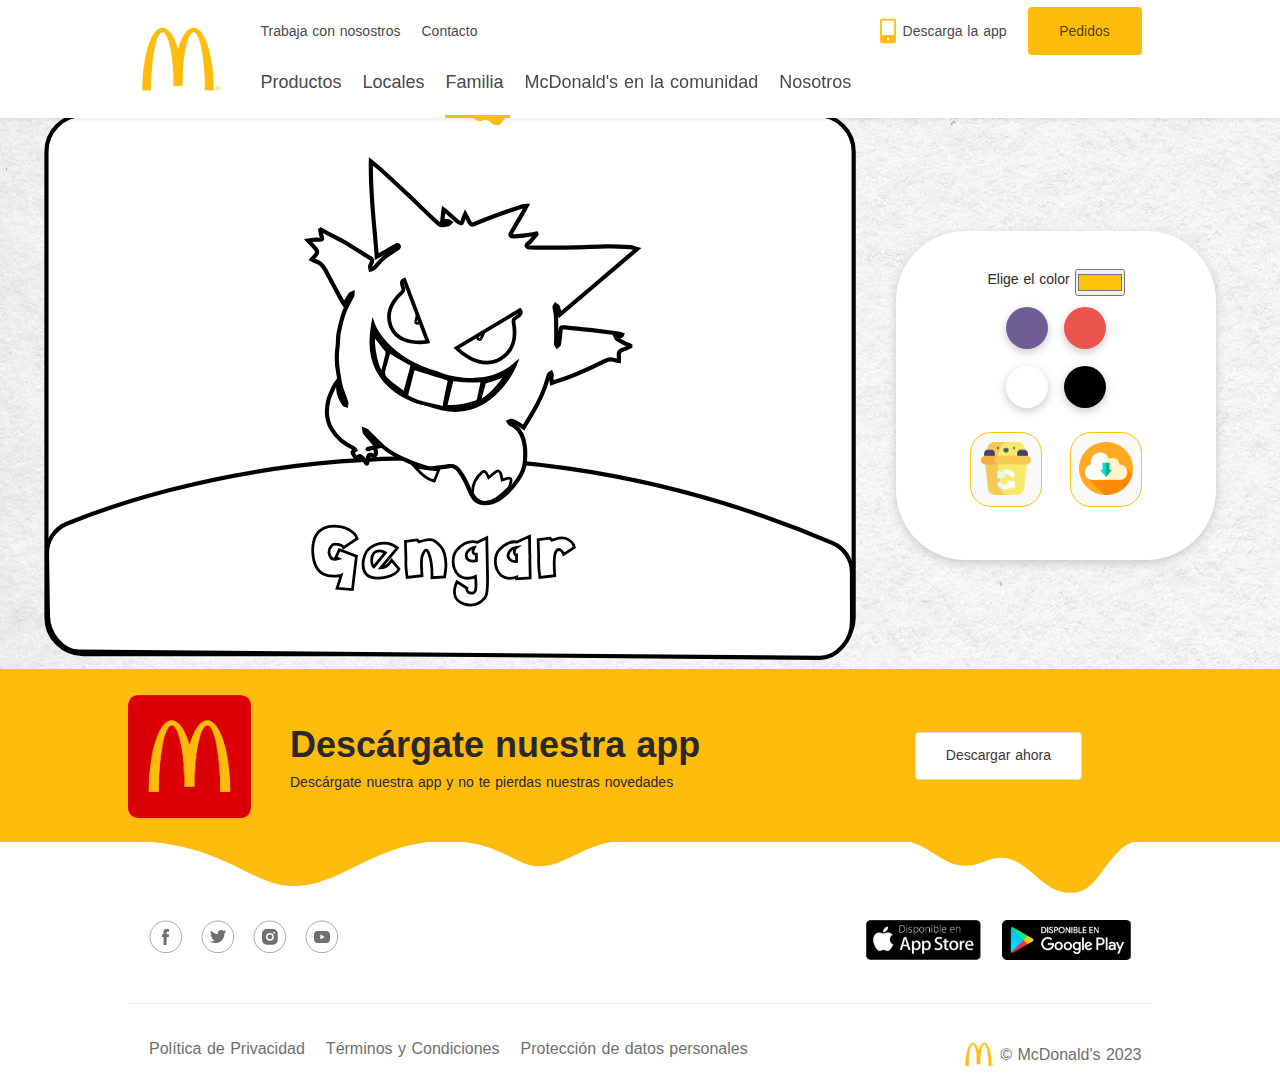
<file: html/5gengar.html>
<!DOCTYPE html>
<html lang="en">

<head>
    <meta charset="UTF-8">
    <meta http-equiv="X-UA-Compatible" content="IE=edge">
    <meta name="viewport" content="width=device-width, initial-scale=1.0">
    <title>McDonald's Pokemon</title>

    <link rel="stylesheet" href="../css/style.css">
    <link rel="stylesheet" href="../css/3.css">

    <!-- Favicon -->
    <link rel="icon" type="image/vnd.microsoft.icon" href="../img/favicon.ico">

    <!-- Animate.css -->
    <link rel="stylesheet" href="https://cdnjs.cloudflare.com/ajax/libs/animate.css/4.1.1/animate.min.css" />

</head>

<body>
    <header>
        <nav role="navigation" aria-label="main navigation" class="navbar mcd-navbar-header mcd-container">
            <div class="navbar-brand">
                <a href="https://www.mcdonalds.cl/" class="navbar-item nuxt-link-active">
                    <img src="../assets/mcdonalds-logo-footer-bg-white.png" alt="Mc-Donalds App"
                        class="navbar-brand__logo">
                </a>
                <a role="button" aria-label="menu" aria-expanded="false" class="navbar-burger burger">
                    <span aria-hidden="true"></span>
                    <span aria-hidden="true"></span>
                    <span aria-hidden="true"></span>
                </a>
                <a href="/" target="_self" role="button"
                    class="mcd-link-resolver mcd-link-page button is-primary is-hidden-desktop">Pedidos</a>
            </div>
            <div class="navbar-menu__container">
                <div class="navbar-menu navbar-menu--utility">
                    <div class="navbar-start mcd-navbar-menu--utility">
                        <a href="https://www.mcdonalds.cl/nosotros/trabaja-con-nosotros/" class="mcd-link-resolver mcd-link-page navbar-item" target="_self">Trabaja con
                            nosostros</a>
                        <a href="https://www.mcdonalds.cl/nosotros/contacto" class="mcd-link-resolver mcd-link-page navbar-item" target="_self"
                            title="Contacto">Contacto</a>
                    </div>
                    <div class="navbar-end mcd-navbar-menu--actions">
                        <a href="https://www.mcdonalds.cl/descarga_app" target="_self" class="mcd-link-resolver mcd-link-page navbar-item">
                            <figure itemscope="itemscope" itemtype="http://schema.org/ImageObject"
                                class="mcd-media-image">
                                <img src="../assets/MCD_Descarga_la_app_406b004273.png" alt="McDonald's - Descarga la app"
                                    loading="lazy">
                            </figure>
                            Descarga la app
                        </a>
                        <div class="navbar-item is-hidden-touch">
                            <a href="https://www.mcdonalds.cl/nosotros/contacto" target="_self"
                                class="mcd-link-resolver mcd-link-page button is-primary">Pedidos</a>
                        </div>
                    </div>
                </div>
                <span class="mcd-divider is-hidden-desktop"></span>
                <div class="navbar-menu navbar-menu--main">
                    <div class="navbar-start mcd-navbar-menu--main">
                        <div class="navbar-item is-hoverable has-dropdown mcd-dropdown-item">
                            <a class="navbar-item header-submenu-item is-hidden-desktop">
                                Productos
                                <span class="mcd-expanded-collapsed">
                                    <svg xmlns="http://www.w3.org/2000/svg" width="14" height="14" viewBox="0 0 14 14"
                                        class="mcd-svg-more">
                                        <path fill="#292929"
                                            d="M7.076.925c-.367 0-.665.298-.665.665v4.821H1.59c-.367 0-.665.298-.665.665 0 .367.298.665.665.665h4.821v4.82c0 .368.298.666.665.666.367 0 .665-.298.665-.665V7.74h4.82c.368 0 .666-.298.666-.665 0-.367-.298-.665-.665-.665H7.74V1.59c0-.367-.298-.665-.665-.665z">
                                        </path>
                                    </svg>
                                </span>
                            </a>
                            <a href="https://www.mcdonalds.cl/productos"
                                class="mcd-link-resolver mcd-link-page navbar-item header-submenu-item is-hidden-touch"
                                target="_self">Productos</a>
                        </div>
                        <a href="https://www.mcdonalds.cl/locales" class="mcd-link-resolver mcd-link-page navbar-item header-submenu-item"
                            target="_self">Locales</a>
                        <div class="navbar-item is-hoverable has-dropdown mcd-dropdown-item">
                            <a class="navbar-item header-submenu-item is-hidden-desktop">
                                Familia
                                <span class="mcd-expanded-collapsed">
                                    <svg xmlns="http://www.w3.org/2000/svg" width="14" height="14" viewBox="0 0 14 14"
                                        class="mcd-svg-more">
                                        <path fill="#292929"
                                            d="M7.076.925c-.367 0-.665.298-.665.665v4.821H1.59c-.367 0-.665.298-.665.665 0 .367.298.665.665.665h4.821v4.82c0 .368.298.666.665.666.367 0 .665-.298.665-.665V7.74h4.82c.368 0 .666-.298.666-.665 0-.367-.298-.665-.665-.665H7.74V1.59c0-.367-.298-.665-.665-.665z">
                                        </path>
                                    </svg>
                                </span>
                            </a>
                            <a href="https://www.mcdonalds.cl/familia"
                                class="mcd-link-resolver mcd-link-page navbar-item header-submenu-item is-hidden-touch nuxt-link-active"
                                target="_self">Familia</a>
                        </div>
                        <div class="navbar-item is-hoverable has-dropdown mcd-dropdown-item">
                            <a class="navbar-item header-submenu-item is-hidden-desktop">
                                McDonald's en la comunidad
                                <span class="mcd-expanded-collapsed">
                                    <svg xmlns="http://www.w3.org/2000/svg" width="14" height="14" viewBox="0 0 14 14"
                                        class="mcd-svg-more">
                                        <path fill="#292929"
                                            d="M7.076.925c-.367 0-.665.298-.665.665v4.821H1.59c-.367 0-.665.298-.665.665 0 .367.298.665.665.665h4.821v4.82c0 .368.298.666.665.666.367 0 .665-.298.665-.665V7.74h4.82c.368 0 .666-.298.666-.665 0-.367-.298-.665-.665-.665H7.74V1.59c0-.367-.298-.665-.665-.665z">
                                        </path>
                                    </svg>
                                </span>
                            </a>
                            <a href="https://www.mcdonalds.cl/comunidad"
                                class="mcd-link-resolver mcd-link-page navbar-item header-submenu-item is-hidden-touch"
                                target="_self">McDonald's en la comunidad</a>
                        </div>
                        <div class="navbar-item is-hoverable has-dropdown mcd-dropdown-item">
                            <a class="navbar-item header-submenu-item is-hidden-desktop">
                                Nosotros
                                <span class="mcd-expanded-collapsed">
                                    <svg xmlns="http://www.w3.org/2000/svg" width="14" height="14" viewBox="0 0 14 14"
                                        class="mcd-svg-more">
                                        <path fill="#292929"
                                            d="M7.076.925c-.367 0-.665.298-.665.665v4.821H1.59c-.367 0-.665.298-.665.665 0 .367.298.665.665.665h4.821v4.82c0 .368.298.666.665.666.367 0 .665-.298.665-.665V7.74h4.82c.368 0 .666-.298.666-.665 0-.367-.298-.665-.665-.665H7.74V1.59c0-.367-.298-.665-.665-.665z">
                                        </path>
                                    </svg>
                                </span>
                            </a>
                            <a href="https://www.mcdonalds.cl/nosotros"
                                class="mcd-link-resolver mcd-link-page navbar-item header-submenu-item is-hidden-touch"
                                target="_self">Nosotros</a>
                        </div>
                    </div>
                </div>
            </div>
        </nav>
    </header>
    <main>
        <section class="middle">

            <section class="section1">
                <div class="pikachu">
                    <!--  -->
                    <svg version="1.1" id="Capa_1" xmlns="http://www.w3.org/2000/svg"
                        xmlns:xlink="http://www.w3.org/1999/xlink" x="0px" y="0px" viewBox="0 0 1800 1200"
                        style="enable-background:new 0 0 1800 1200;" xml:space="preserve">
                        <style type="text/css">
                            .st0 {
                                fill: none;
                                stroke: #000000;
                                stroke-width: 9;
                                stroke-miterlimit: 10;
                            }

                            .st1 {
                                fill: #FFFFFF;
                            }

                            .st2 {
                                fill: none;
                                stroke: #000000;
                                stroke-width: 6;
                                stroke-miterlimit: 10;
                            }

                            .st3 {
                                fill: none;
                                stroke: #000000;
                                stroke-width: 8;
                                stroke-miterlimit: 10;
                            }
                        </style>
                        <path class="st0" d="M1685.3,1181.5H97.7c-43.8,0-79.4-35.5-79.4-79.4V94.6c0-43.8,35.5-79.4,79.4-79.4h1587.6
	c43.8,0,79.4,35.5,79.4,79.4v1007.5C1764.6,1145.9,1729.1,1181.5,1685.3,1181.5z" />
                        <path class="st1"
                            d="M1719.3,941.3C914.1,597.5,236.5,828,62.2,899.5c-26.2,10.7-43.2,36.6-42.8,65l2.1,134.8
	c0.6,37.5,30.8,76.6,68.1,76.9l1602.2,13.3c38.2,0.3,69.3-39.7,69.3-78.1l-0.1-106.6C1761,977.1,1744.6,952.1,1719.3,941.3z" />
                        <path class="st0"
                            d="M1719.3,941.3C914.1,597.5,236.5,828,62.2,899.5c-26.2,10.7-43.2,36.6-42.8,65l2.1,134.8
	c0.6,37.5,30.8,76.6,68.1,76.9l1602.2,13.3c38.2,0.3,69.3-39.7,69.3-78.1l-0.1-106.6C1761,977.1,1744.6,952.1,1719.3,941.3z" />
                        <g>
                            <path class="st1" d="M649.3,974.9l-4.9-2.2l7.5-17.2l37,14l-8.6,72.5l-33.3-2.7c1.2-3.6,2.8-8.7,5-15.4c2.1-6.7,3.5-11,4.1-13.1
		c-2.8,1.4-8.6,2.1-17.2,2.1c-8.3,0-15.5-1.6-21.8-4.7c-6.3-3.1-11.4-8.5-15.4-16.1c-4-7.6-6.5-17.8-7.3-30.8
		c-0.1-1.3-0.1-3.2-0.1-5.8c0-6.5,0.8-12.7,2.3-18.6c1.5-5.9,4-11.3,7.4-16.1c3.4-4.8,8.2-8.7,14.2-11.7c6-3,13.3-4.6,21.9-4.7
		c5.7,0,11.3,0.7,16.8,2c5.5,1.3,10.6,3.2,15.1,5.6c4.6,2.4,8.5,5.3,11.8,8.7c3.3,3.4,5.5,7.1,6.5,11L661,951.1
		c-2-4.9-8.5-7.3-19.7-7.3c-2.5,0-5.1,1.8-7.8,5.4c-2.7,3.6-4,7.7-4,12.3c0.2,3.5,1.2,6.8,3.1,9.9c1.8,3.2,5.1,4.9,9.8,5.1
		c0.4,0,1.1-0.1,2.1-0.4c1-0.2,1.9-0.5,2.6-0.7C647.7,975.2,648.5,975.1,649.3,974.9z" />
                            <path class="st1" d="M765,978.4c-1.9,3.3-4,6.2-6.4,8.7c-2.4,2.5-5,4.4-7.9,5.7c-2.9,1.3-5.9,2-9.1,2l36-42.9
		c-3.8-3.4-8.1-5.9-13.1-7.7c-5-1.8-10.3-2.7-15.8-2.7c-4.2,0-8.4,0.5-12.4,1.5c-4,1-7.9,2.5-11.6,4.5c-3.7,2-7.2,4.5-10.4,7.5
		c-2.7,2.5-5.2,7-7.6,13.3c-2.4,6.4-3.6,12.8-3.6,19.4c0,8.3,2.1,15.1,6.4,20.4c2.4,3.1,5.9,5.4,10.5,6.9c4.5,1.5,9.7,2.3,15.4,2.3
		c6.5,0,13-0.9,19.6-2.7c6.5-1.8,12.2-4.2,16.9-7.2c4.7-3.1,7.7-6.4,9-10.1L765,978.4z M726.4,992.8c-1.3-0.7-2.3-2.6-3.2-5.5
		c-0.9-2.9-1.3-6.1-1.3-9.5c0-6.4,1.5-11.3,4.6-14.7c1.3-1.5,3.1-2.7,5.2-3.6c2.2-0.9,4.6-1.4,7.2-1.4c4.4,0,8.6,1.4,12.5,4.1
		L726.4,992.8z" />
                            <path class="st1" d="M824.3,938.9c4.9-1.6,9-2.9,12.5-3.7c3.5-0.9,6.8-1.3,10-1.3c4.3,0,8,0.9,11.3,2.8c3.9,2.2,8.1,6,12.6,11.4
		c4.5,5.4,7.3,10.4,8.4,14.9c2.3,9.3,3.5,17.4,3.5,24.4c0,3.7-0.2,7.5-0.7,11.6c-0.5,4-1.2,9.2-2.2,15.6l-27.4,1.6
		c0.1-2.2,0.1-5.3,0.1-9.4c0-17.1-2.4-31.7-7.1-43.7c-1.8-4.5-3.6-6.8-5.4-6.8c-2.3,0-4.8,3.1-7.5,9.4c-0.7,1.5-1.2,3.3-1.6,5.2
		c-0.4,2-0.7,4.2-0.9,6.6c-0.2,2.4-0.3,5.3-0.3,8.7c0,6.7,0.4,15.3,1.2,25.6l-32.2,3.7c-0.5-3.8-1-7.7-1.4-11.5
		c-0.4-3.8-0.8-7.3-1-10.6c-0.2-3.3-0.4-6.8-0.4-10.5c0-1.6,0.1-4,0.3-7l-1.2-38.2l25.8-3.3L824.3,938.9z" />
                            <path class="st2" d="M824.3,938.9c4.9-1.6,9-2.9,12.5-3.7c3.5-0.9,6.8-1.3,10-1.3c4.3,0,8,0.9,11.3,2.8c3.9,2.2,8.1,6,12.6,11.4
		c4.5,5.4,7.3,10.4,8.4,14.9c2.3,9.3,3.5,17.4,3.5,24.4c0,3.7-0.2,7.5-0.7,11.6c-0.5,4-1.2,9.2-2.2,15.6l-27.4,1.6
		c0.1-2.2,0.1-5.3,0.1-9.4c0-17.1-2.4-31.7-7.1-43.7c-1.8-4.5-3.6-6.8-5.4-6.8c-2.3,0-4.8,3.1-7.5,9.4c-0.7,1.5-1.2,3.3-1.6,5.2
		c-0.4,2-0.7,4.2-0.9,6.6c-0.2,2.4-0.3,5.3-0.3,8.7c0,6.7,0.4,15.3,1.2,25.6l-32.2,3.7c-0.5-3.8-1-7.7-1.4-11.5
		c-0.4-3.8-0.8-7.3-1-10.6c-0.2-3.3-0.4-6.8-0.4-10.5c0-1.6,0.1-4,0.3-7l-1.2-38.2l25.8-3.3L824.3,938.9z" />
                            <path class="st1"
                                d="M970.9,929.8l-20.1,9.9c-3.2-1-6.6-1.4-10.4-1.4c-11.7,0-22.8,5.6-33.3,16.8c-6.1,6.5-9.1,15-9.1,25.5
		c0,6.1,1.1,11.9,3.3,17.4c2.2,5.5,5.2,9.8,9.1,13.1c2.4,1.9,5.3,3.5,8.6,4.6c3.3,1.1,6.8,1.7,10.6,1.7c5.7,0,11.3-1.3,16.8-4
		c0.8,6,1.2,11.8,1.2,17.4c0,4.6-0.3,8.3-0.8,11.3c-0.4,2.4-1.5,4.3-3.3,5.7c-1.8,1.3-3.8,2-6.1,2c-2.6,0-4.9-0.8-6.8-2.3
		c-1.9-1.6-2.9-3.7-2.9-6.3c0-0.4,0.1-1.2,0.3-2.2l-21.5-14c-0.9,1.7-2.1,4.6-3.4,8.6c-1.4,4-2.1,8.4-2.1,13.1
		c0,3.7,0.6,7.1,1.8,10.4c1.2,3.3,3.3,6.3,6.2,9c2.9,2.7,6.9,4.9,12,6.7c5.2,1.7,10.1,2.6,14.5,2.6c6.9,0,13-1.5,18.2-4.5
		c5.2-3,9.6-6.7,13-10.9c2.4-2.9,4-8,4.8-15.3c0.8-7.3,1.1-15.1,1.1-23.5v-7.3L970.9,929.8z M941.1,980.3c-3.9,0-7-0.7-9.2-2.2
		c-3.8-2.4-5.6-5.6-5.6-9.7c0-2.5,0.8-5,2.4-7.6c1.6-2.6,3.7-4.8,6.4-6.6c2.7-1.8,5.7-3,8.9-3.6c-0.5,0.9-1.1,2.3-1.8,4.2
		c-0.7,1.9-1.1,3.7-1.1,5.5c0,1.6,0.5,2.8,1.5,3.6c1,0.9,2.9,1.3,5.7,1.3l0.3,14.1C946.2,979.9,943.7,980.3,941.1,980.3z" />
                            <path class="st1" d="M1064.9,1016.8l-0.8-40.2c0.2-1.2,0.3-3.1,0.3-5.6c0-2.9-0.2-5.5-0.5-7.7l-0.5-36.6l-27.4,12.3l-0.5-0.5
		c-0.8-0.1-2.1-0.1-3.7-0.1c-5.8,0-11.5,1.4-17.1,4.3c-5.6,2.8-11,7-16.2,12.5c-6.1,6.5-9.1,15-9.1,25.5c0,6.1,1.1,11.9,3.3,17.4
		c2.2,5.5,5.2,9.8,9.1,13.1c2.4,1.9,5.3,3.5,8.6,4.6c3.3,1.1,6.8,1.7,10.6,1.7c4.9,0,9.7-1,14.6-2.9v4L1064.9,1016.8z M1032.7,981.4
		c-3.4,0-6.8-1.1-10.1-3.3c-3.8-2.5-5.6-5.7-5.6-9.7c0-1.9,0.5-3.9,1.4-5.9c0.9-2,2.2-3.8,3.9-5.5c1.7-1.7,3.7-3.1,6-4.3
		c2.3-1.2,4.7-2,7.1-2.3c-3.4,2.3-5.1,5.5-5.1,9.8c0,3,0.7,5,2,6c0.9,0.6,2,0.9,3.1,0.9v14C1034.3,981.4,1033.4,981.4,1032.7,981.4z
		" />
                            <path class="st2" d="M1064.9,1016.8l-0.8-40.2c0.2-1.2,0.3-3.1,0.3-5.6c0-2.9-0.2-5.5-0.5-7.7l-0.5-36.6l-27.4,12.3l-0.5-0.5
		c-0.8-0.1-2.1-0.1-3.7-0.1c-5.8,0-11.5,1.4-17.1,4.3c-5.6,2.8-11,7-16.2,12.5c-6.1,6.5-9.1,15-9.1,25.5c0,6.1,1.1,11.9,3.3,17.4
		c2.2,5.5,5.2,9.8,9.1,13.1c2.4,1.9,5.3,3.5,8.6,4.6c3.3,1.1,6.8,1.7,10.6,1.7c4.9,0,9.7-1,14.6-2.9v4L1064.9,1016.8z M1032.7,981.4
		c-3.4,0-6.8-1.1-10.1-3.3c-3.8-2.5-5.6-5.7-5.6-9.7c0-1.9,0.5-3.9,1.4-5.9c0.9-2,2.2-3.8,3.9-5.5c1.7-1.7,3.7-3.1,6-4.3
		c2.3-1.2,4.7-2,7.1-2.3c-3.4,2.3-5.1,5.5-5.1,9.8c0,3,0.7,5,2,6c0.9,0.6,2,0.9,3.1,0.9v14C1034.3,981.4,1033.4,981.4,1032.7,981.4z
		" />
                            <path class="st1" d="M1160.5,950.7l-23.1,15.1c-1.1-2.9-2.7-5.4-4.6-7.5c-1.9-2.1-3.9-3.1-5.9-3.1c-2.9,0-5.3,2.3-7.3,6.8
		c-1.9,4.4-2.8,12-2.8,22.9c0,7.6,0.4,16.6,1.2,27l-32.2,3.7c-1.9-13.5-2.8-25.5-2.8-36.1c0-1.7,0.1-4.2,0.3-7.2l-1.2-38.3l25.8-3.2
		l3.7,4.3c3.1-1,5.9-1.9,8.5-2.7c2.6-0.7,5-1.3,7.3-1.8c2.3-0.4,4.5-0.7,6.6-0.7c4.3,0,8.1,1,11.4,2.9c4.2,2.3,7.4,4.7,9.9,7.2
		C1157.7,942.7,1159.4,946.2,1160.5,950.7z" />
                            <path class="st2" d="M1160.5,950.7l-23.1,15.1c-1.1-2.9-2.7-5.4-4.6-7.5c-1.9-2.1-3.9-3.1-5.9-3.1c-2.9,0-5.3,2.3-7.3,6.8
		c-1.9,4.4-2.8,12-2.8,22.9c0,7.6,0.4,16.6,1.2,27l-32.2,3.7c-1.9-13.5-2.8-25.5-2.8-36.1c0-1.7,0.1-4.2,0.3-7.2l-1.2-38.3l25.8-3.2
		l3.7,4.3c3.1-1,5.9-1.9,8.5-2.7c2.6-0.7,5-1.3,7.3-1.8c2.3-0.4,4.5-0.7,6.6-0.7c4.3,0,8.1,1,11.4,2.9c4.2,2.3,7.4,4.7,9.9,7.2
		C1157.7,942.7,1159.4,946.2,1160.5,950.7z" />
                            <path class="st2" d="M649.3,974.9l-4.9-2.2l7.5-17.2l37,14l-8.6,72.5l-33.3-2.7c1.2-3.6,2.8-8.7,5-15.4c2.1-6.7,3.5-11,4.1-13.1
		c-2.8,1.4-8.6,2.1-17.2,2.1c-8.3,0-15.5-1.6-21.8-4.7c-6.3-3.1-11.4-8.5-15.4-16.1c-4-7.6-6.5-17.8-7.3-30.8
		c-0.1-1.3-0.1-3.2-0.1-5.8c0-6.5,0.8-12.7,2.3-18.6c1.5-5.9,4-11.3,7.4-16.1c3.4-4.8,8.2-8.7,14.2-11.7c6-3,13.3-4.6,21.9-4.7
		c5.7,0,11.3,0.7,16.8,2c5.5,1.3,10.6,3.2,15.1,5.6c4.6,2.4,8.5,5.3,11.8,8.7c3.3,3.4,5.5,7.1,6.5,11L661,951.1
		c-2-4.9-8.5-7.3-19.7-7.3c-2.5,0-5.1,1.8-7.8,5.4c-2.7,3.6-4,7.7-4,12.3c0.2,3.5,1.2,6.8,3.1,9.9c1.8,3.2,5.1,4.9,9.8,5.1
		c0.4,0,1.1-0.1,2.1-0.4c1-0.2,1.9-0.5,2.6-0.7C647.7,975.2,648.5,975.1,649.3,974.9z" />
                            <path class="st2" d="M765,978.4c-1.9,3.3-4,6.2-6.4,8.7c-2.4,2.5-5,4.4-7.9,5.7c-2.9,1.3-5.9,2-9.1,2l36-42.9
		c-3.8-3.4-8.1-5.9-13.1-7.7c-5-1.8-10.3-2.7-15.8-2.7c-4.2,0-8.4,0.5-12.4,1.5c-4,1-7.9,2.5-11.6,4.5c-3.7,2-7.2,4.5-10.4,7.5
		c-2.7,2.5-5.2,7-7.6,13.3c-2.4,6.4-3.6,12.8-3.6,19.4c0,8.3,2.1,15.1,6.4,20.4c2.4,3.1,5.9,5.4,10.5,6.9c4.5,1.5,9.7,2.3,15.4,2.3
		c6.5,0,13-0.9,19.6-2.7c6.5-1.8,12.2-4.2,16.9-7.2c4.7-3.1,7.7-6.4,9-10.1L765,978.4z M726.4,992.8c-1.3-0.7-2.3-2.6-3.2-5.5
		c-0.9-2.9-1.3-6.1-1.3-9.5c0-6.4,1.5-11.3,4.6-14.7c1.3-1.5,3.1-2.7,5.2-3.6c2.2-0.9,4.6-1.4,7.2-1.4c4.4,0,8.6,1.4,12.5,4.1
		L726.4,992.8z" />
                            <path class="st2"
                                d="M970.9,929.8l-20.1,9.9c-3.2-1-6.6-1.4-10.4-1.4c-11.7,0-22.8,5.6-33.3,16.8c-6.1,6.5-9.1,15-9.1,25.5
		c0,6.1,1.1,11.9,3.3,17.4c2.2,5.5,5.2,9.8,9.1,13.1c2.4,1.9,5.3,3.5,8.6,4.6c3.3,1.1,6.8,1.7,10.6,1.7c5.7,0,11.3-1.3,16.8-4
		c0.8,6,1.2,11.8,1.2,17.4c0,4.6-0.3,8.3-0.8,11.3c-0.4,2.4-1.5,4.3-3.3,5.7c-1.8,1.3-3.8,2-6.1,2c-2.6,0-4.9-0.8-6.8-2.3
		c-1.9-1.6-2.9-3.7-2.9-6.3c0-0.4,0.1-1.2,0.3-2.2l-21.5-14c-0.9,1.7-2.1,4.6-3.4,8.6c-1.4,4-2.1,8.4-2.1,13.1
		c0,3.7,0.6,7.1,1.8,10.4c1.2,3.3,3.3,6.3,6.2,9c2.9,2.7,6.9,4.9,12,6.7c5.2,1.7,10.1,2.6,14.5,2.6c6.9,0,13-1.5,18.2-4.5
		c5.2-3,9.6-6.7,13-10.9c2.4-2.9,4-8,4.8-15.3c0.8-7.3,1.1-15.1,1.1-23.5v-7.3L970.9,929.8z M941.1,980.3c-3.9,0-7-0.7-9.2-2.2
		c-3.8-2.4-5.6-5.6-5.6-9.7c0-2.5,0.8-5,2.4-7.6c1.6-2.6,3.7-4.8,6.4-6.6c2.7-1.8,5.7-3,8.9-3.6c-0.5,0.9-1.1,2.3-1.8,4.2
		c-0.7,1.9-1.1,3.7-1.1,5.5c0,1.6,0.5,2.8,1.5,3.6c1,0.9,2.9,1.3,5.7,1.3l0.3,14.1C946.2,979.9,943.7,980.3,941.1,980.3z" />
                        </g>
                        <path class="st1"
                            d="M592.4,327.7c3.1-3.6,5.6-6.6,8.3-9.6c3.9-4.2,4.1-8.7,0.2-13.1c-5.3-6-10.7-11.8-16.5-18.3
	c4.6-0.6,9.9-1.6,15.2-2c3-0.3,6.1,0.5,9.2,0.4c6.6,0,7.1-1.4,4.8-7.4c-1.6-4.3-2.1-9.2-3-13.8c0.6-0.5,0.7-0.5,1.3-1
	c4.5,2.5,8.9,5.2,13.5,7.6c12,6.3,24.4,12,36.1,18.8c16.3,9.5,32.2,19.9,48.2,29.9c2.9,1.8,5.7,3.9,8.8,5.3c5,2.4,5.4,5.8,3.2,10.3
	c-1.3,2.6-2.7,5.2-3.2,7.9c-0.4,2.1,0.7,4.5,1.1,6.7c2.3-0.8,5.2-1,6.8-2.5c7.7-7.7,14.4-16.4,22.6-23.4c7.9-6.7,17.4-11.6,26-17.7
	c2.5-1.7,6.3-5.8,5.7-6.9c-2.3-4.6-5.9-1.2-8.7,0.3c-13.1,7.3-26,14.9-39.1,22.4c-4.7-67.4-14.5-135.6-12.7-206
	c7.6,6.2,14.8,11.4,21.3,17.3c22.2,20.2,44.2,40.6,66,61.2c14.6,13.8,28.8,28,43.2,41.9c5.2,5,10.6,10,16.2,14.6
	c1.8,1.5,4.4,2.8,6.6,2.7c4.9-0.1,9.9-0.9,14.7-1.9c1.5-0.3,2.6-2.6,3.9-4c-1.6-1.1-3.1-2.8-4.7-3c-3.9-0.4-7.9-0.1-12.8-0.1
	c1-8.5,1.9-16.2,2.9-24.8c1.7,1.2,2.9,1.9,3.9,2.8c9,7.9,17.9,16.1,27.1,23.8c6.9,5.8,8.7,4.9,10.8-3.7c1-4,2.9-7.7,5-12.9
	c1.6,3,2.6,4.7,3.5,6.5c2.5,4.6,4.7,9.3,7.4,13.8c1.7,2.8,4,3,7.4,1.7c18.3-7.4,36.7-14.7,55.3-21.5c15.1-5.6,30.4-10.6,45.7-15.7
	c4.1-1.4,8.3-2.4,13.5-2.4c-4.1,7.4-8,14.8-12.2,22.1c-4.3,7.5-9,14.9-13.4,22.3c-2.7,4.6-5.2,9.3-7.8,13.9c-2.8,4.9-1.6,7.5,4,7.4
	c7.4-0.1,14.9-0.7,22.2-1.6c9.4-1.1,18.8-2.7,28.1-4.1c0.4,1.1,0.7,1.7,0.6,1.7c-7.4,6-10.5,16.1-19.7,20.5c-1,0.5-2.1,3.6-1.6,4.3
	c1.2,1.6,3.4,3.4,5.2,3.5c7.8,0.4,15.7,0.4,23.5,0.3c25.4-0.2,50.8-0.2,76.2-0.7c23.1-0.4,46.2-1.8,69.3-2
	c16.4-0.2,32.9,0.5,49.3,1.4c4.7,0.2,9.3,2.4,15.5,4.1c-56,47.6-111.1,94.5-167,142c-1.2-4.8-2.3-9-3.4-13.2
	c-0.4-1.5-0.4-3.3-1.3-4.3c-1.2-1.4-3.1-2.2-4.7-3.3c-0.9,1.7-2.6,3.5-2.4,5.1c0.8,6.4,2.9,12.8,3.1,19.2
	c0.6,15.8,0.5,31.7,0.6,47.5c0,4.2-0.6,8.4-0.4,12.6c0.1,1.5,1.6,3,2.5,4.5c1.3-1.1,3.6-2.1,3.8-3.4c1.4-9.8,2.7-19.7,3.4-29.5
	c0.7-8.9,0.6-8.6,9.4-7.6c19.4,2.3,38.8,3.9,58.2,6.1c19.2,2.2,38.3,4.6,57.4,7.1c2.8,0.4,5.5,1.6,8.3,2.5c-1.6,4.5-4.3,3.5-7.5,2.9
	c-2.1-0.4-4.5,0.4-6.8,0.7c1.1,2,1.6,4.7,3.3,5.8c5,3.3,10.4,6.1,15.8,8.8c4.2,2.1,8.5,3.7,12.8,5.6c0,0.8,0,0.8,0,1.6
	c-5.8,2.6-11.4,5.4-17.3,7.7c-5.5,2.1-8.5,5.3-7.5,11.7c0.6,3.7,0.1,7.5,0.1,12c-4.2-0.8-7.9-1-11.1-2.2c-7.2-2.7-13.4-0.6-19.7,2.6
	c-34.6,17.2-69.5,33.5-106.6,44.7c-2.2,0.7-4.3,1.5-7.6,2.7c-0.4-3.2-1-5.8-1-8.4c0-3,0.8-6.1,0.8-9.1c0-1.4-1-2.9-1.6-4.3
	c-1.4,1-3.2,1.7-4,3c-1.2,2.1-1.9,4.6-2.6,7c-7.3,27.1-19,52.4-33.5,76.4c-6.4,10.6-12.7,21.2-19.1,32c-6.1-4.1-11-8-16.4-11
	c-3.2-1.8-7.1-2.8-10.8-3.6c-1.4-0.3-3.2,1.1-4.8,1.8c1,1.5,1.7,3.3,3,4.3c2.8,2,6,3.3,8.8,5.2c15.5,10.5,20.6,25.8,22.8,43.9
	c1.3,10.6,0.9,20.8,0.3,31.1c-0.9,15.3-7,28.8-15.6,41.3c-11.2,16.4-24,31.1-41,41.8c-9.6,6-20.2,8.6-31.1,8.7
	c-10.3,0.1-19.5-3.9-25-13.4c-3.2-5.6-6-11.5-8.5-17.5c-5.8-14.2-12.6-27.8-22-40.1c-5.3-6.9-11.2-10.7-20.5-9.1
	c-12.4,2.2-25,3.4-37.5,4.6c-3.7,0.4-7.7-0.2-11.2-1.3c-12.2-3.9-24.5-7.6-36.3-12.4c-21.1-8.6-41.7-18.4-59-33.5
	c-11.5-10-21.8-21.3-32.7-32c-0.5-0.5-0.9-1.3-1.6-1.7c-1.8-0.9-3.7-1.7-5.6-2.5c0.3,2-0.1,4.5,1,5.9c5,6.5,10.3,12.7,15.7,18.9
	c3.3,3.8,7,7.4,11.4,12.1c-8.4,2-26,5.3-19.8,5.3c2.2-0.8,13.4-3.9,15.1-4.1c0.3,2.2,1.1,7.4,1.8,12.3c0.6,4.1-3.8,7.2-7.4,5.1
	c-0.1,0-0.2-0.1-0.2-0.1c-5.2-3-8.9-1.6-9.9,4.4c-0.6,3.4-0.7,7-0.9,10.5c-0.5,3.3-1.5,4.5-3.6,0.8c-0.8-1.4-1.6-2.7-2.5-4.1
	c-1.2-1.7-2.3-3.5-3.7-5.1c-5.4-6-7.8-6.7-11.9-1.6c-1.2,1.5-3.5,1.3-4.5-0.3c-1.8-3-3.6-5.9-5.4-9c-1.1-1.8-0.2-3.9,1.7-4.7
	c0,0,0,0,0,0c1.3-0.6,2.3-1.6,3.4-2.4c-1-1.2-1.7-3-3-3.6c-20.1-9.3-36.9-22.6-48.1-41.8c-11.6-19.9-12.5-41.5-6.7-63.3
	c2.5-9.3,7.1-18,11-26.9c0.8-1.9,7.5-11.9,9.3-14.2c0,9.2,1,26.3,4.4,34.5c2.4,5.8,5.8,11.1,9.1,16.4c0.6,1.1,2.8,1.2,4.2,1.8
	c0.3-1.7,1.3-3.6,0.8-5c-4-11.9-9-23.6-12.4-35.7c-2.7-9.5-3.4-19.5-5.3-29.2c-3.8-19.3-4.1-38.6-1.3-58c1.3-9,0.2-18.5,2-27.4
	c3-14.9,6.2-30,11.4-44.2c4.7-13,12.2-25,18.3-37.5c0.7-1.4,0.4-3.3,0.5-5c-1.6,0.7-4,1-4.8,2.3c-4.4,6.6-8.5,13.5-13.4,21.4
	c-2.3-3.7-4.4-6.8-6.2-10c-11.2-20.9-22.4-41.7-33.4-62.7c-5.4-10.4-12-19-24.4-21.2C596.1,330,594.1,328.5,592.4,327.7z" />
                        <path class="st0"
                            d="M592.4,327.7c3.1-3.6,5.6-6.6,8.3-9.6c3.9-4.2,4.1-8.7,0.2-13.1c-5.3-6-10.7-11.8-16.5-18.3
	c4.6-0.6,9.9-1.6,15.2-2c3-0.3,6.1,0.5,9.2,0.4c6.6,0,7.1-1.4,4.8-7.4c-1.6-4.3-2.1-9.2-3-13.8c0.6-0.5,0.7-0.5,1.3-1
	c4.5,2.5,8.9,5.2,13.5,7.6c12,6.3,24.4,12,36.1,18.8c16.3,9.5,32.2,19.9,48.2,29.9c2.9,1.8,5.7,3.9,8.8,5.3c5,2.4,5.4,5.8,3.2,10.3
	c-1.3,2.6-2.7,5.2-3.2,7.9c-0.4,2.1,0.7,4.5,1.1,6.7c2.3-0.8,5.2-1,6.8-2.5c7.7-7.7,14.4-16.4,22.6-23.4c7.9-6.7,17.4-11.6,26-17.7
	c2.5-1.7,6.3-5.8,5.7-6.9c-2.3-4.6-5.9-1.2-8.7,0.3c-13.1,7.3-26,14.9-39.1,22.4c-4.7-67.4-14.5-135.6-12.7-206
	c7.6,6.2,14.8,11.4,21.3,17.3c22.2,20.2,44.2,40.6,66,61.2c14.6,13.8,28.8,28,43.2,41.9c5.2,5,10.6,10,16.2,14.6
	c1.8,1.5,4.4,2.8,6.6,2.7c4.9-0.1,9.9-0.9,14.7-1.9c1.5-0.3,2.6-2.6,3.9-4c-1.6-1.1-3.1-2.8-4.7-3c-3.9-0.4-7.9-0.1-12.8-0.1
	c1-8.5,1.9-16.2,2.9-24.8c1.7,1.2,2.9,1.9,3.9,2.8c9,7.9,17.9,16.1,27.1,23.8c6.9,5.8,8.7,4.9,10.8-3.7c1-4,2.9-7.7,5-12.9
	c1.6,3,2.6,4.7,3.5,6.5c2.5,4.6,4.7,9.3,7.4,13.8c1.7,2.8,4,3,7.4,1.7c18.3-7.4,36.7-14.7,55.3-21.5c15.1-5.6,30.4-10.6,45.7-15.7
	c4.1-1.4,8.3-2.4,13.5-2.4c-4.1,7.4-8,14.8-12.2,22.1c-4.3,7.5-9,14.9-13.4,22.3c-2.7,4.6-5.2,9.3-7.8,13.9c-2.8,4.9-1.6,7.5,4,7.4
	c7.4-0.1,14.9-0.7,22.2-1.6c9.4-1.1,18.8-2.7,28.1-4.1c0.4,1.1,0.7,1.7,0.6,1.7c-7.4,6-10.5,16.1-19.7,20.5c-1,0.5-2.1,3.6-1.6,4.3
	c1.2,1.6,3.4,3.4,5.2,3.5c7.8,0.4,15.7,0.4,23.5,0.3c25.4-0.2,50.8-0.2,76.2-0.7c23.1-0.4,46.2-1.8,69.3-2
	c16.4-0.2,32.9,0.5,49.3,1.4c4.7,0.2,9.3,2.4,15.5,4.1c-56,47.6-111.1,94.5-167,142c-1.2-4.8-2.3-9-3.4-13.2
	c-0.4-1.5-0.4-3.3-1.3-4.3c-1.2-1.4-3.1-2.2-4.7-3.3c-0.9,1.7-2.6,3.5-2.4,5.1c0.8,6.4,2.9,12.8,3.1,19.2
	c0.6,15.8,0.5,31.7,0.6,47.5c0,4.2-0.6,8.4-0.4,12.6c0.1,1.5,1.6,3,2.5,4.5c1.3-1.1,3.6-2.1,3.8-3.4c1.4-9.8,2.7-19.7,3.4-29.5
	c0.7-8.9,0.6-8.6,9.4-7.6c19.4,2.3,38.8,3.9,58.2,6.1c19.2,2.2,38.3,4.6,57.4,7.1c2.8,0.4,5.5,1.6,8.3,2.5c-1.6,4.5-4.3,3.5-7.5,2.9
	c-2.1-0.4-4.5,0.4-6.8,0.7c1.1,2,1.6,4.7,3.3,5.8c5,3.3,10.4,6.1,15.8,8.8c4.2,2.1,8.5,3.7,12.8,5.6c0,0.8,0,0.8,0,1.6
	c-5.8,2.6-11.4,5.4-17.3,7.7c-5.5,2.1-8.5,5.3-7.5,11.7c0.6,3.7,0.1,7.5,0.1,12c-4.2-0.8-7.9-1-11.1-2.2c-7.2-2.7-13.4-0.6-19.7,2.6
	c-34.6,17.2-69.5,33.5-106.6,44.7c-2.2,0.7-4.3,1.5-7.6,2.7c-0.4-3.2-1-5.8-1-8.4c0-3,0.8-6.1,0.8-9.1c0-1.4-1-2.9-1.6-4.3
	c-1.4,1-3.2,1.7-4,3c-1.2,2.1-1.9,4.6-2.6,7c-7.3,27.1-19,52.4-33.5,76.4c-6.4,10.6-12.7,21.2-19.1,32c-6.1-4.1-11-8-16.4-11
	c-3.2-1.8-7.1-2.8-10.8-3.6c-1.4-0.3-3.2,1.1-4.8,1.8c1,1.5,1.7,3.3,3,4.3c2.8,2,6,3.3,8.8,5.2c15.5,10.5,20.6,25.8,22.8,43.9
	c1.3,10.6,0.9,20.8,0.3,31.1c-0.9,15.3-7,28.8-15.6,41.3c-11.2,16.4-24,31.1-41,41.8c-9.6,6-20.2,8.6-31.1,8.7
	c-10.3,0.1-19.5-3.9-25-13.4c-3.2-5.6-6-11.5-8.5-17.5c-5.8-14.2-12.6-27.8-22-40.1c-5.3-6.9-11.2-10.7-20.5-9.1
	c-12.4,2.2-25,3.4-37.5,4.6c-3.7,0.4-7.7-0.2-11.2-1.3c-12.2-3.9-24.5-7.6-36.3-12.4c-21.1-8.6-41.7-18.4-59-33.5
	c-11.5-10-21.8-21.3-32.7-32c-0.5-0.5-0.9-1.3-1.6-1.7c-1.8-0.9-3.7-1.7-5.6-2.5c0.3,2-0.1,4.5,1,5.9c5,6.5,10.3,12.7,15.7,18.9
	c3.3,3.8,7,7.4,11.4,12.1c-8.4,2-26,5.3-19.8,5.3c2.2-0.8,13.4-3.9,15.1-4.1c0.3,2.2,1.1,7.4,1.8,12.3c0.6,4.1-3.8,7.2-7.4,5.1
	c-0.1,0-0.2-0.1-0.2-0.1c-5.2-3-8.9-1.6-9.9,4.4c-0.6,3.4-0.7,7-0.9,10.5c-0.5,3.3-1.5,4.5-3.6,0.8c-0.8-1.4-1.6-2.7-2.5-4.1
	c-1.2-1.7-2.3-3.5-3.7-5.1c-5.4-6-7.8-6.7-11.9-1.6c-1.2,1.5-3.5,1.3-4.5-0.3c-1.8-3-3.6-5.9-5.4-9c-1.1-1.8-0.2-3.9,1.7-4.7
	c0,0,0,0,0,0c1.3-0.6,2.3-1.6,3.4-2.4c-1-1.2-1.7-3-3-3.6c-20.1-9.3-36.9-22.6-48.1-41.8c-11.6-19.9-12.5-41.5-6.7-63.3
	c2.5-9.3,7.1-18,11-26.9c0.8-1.9,7.5-11.9,9.3-14.2c0,9.2,1,26.3,4.4,34.5c2.4,5.8,5.8,11.1,9.1,16.4c0.6,1.1,2.8,1.2,4.2,1.8
	c0.3-1.7,1.3-3.6,0.8-5c-4-11.9-9-23.6-12.4-35.7c-2.7-9.5-3.4-19.5-5.3-29.2c-3.8-19.3-4.1-38.6-1.3-58c1.3-9,0.2-18.5,2-27.4
	c3-14.9,6.2-30,11.4-44.2c4.7-13,12.2-25,18.3-37.5c0.7-1.4,0.4-3.3,0.5-5c-1.6,0.7-4,1-4.8,2.3c-4.4,6.6-8.5,13.5-13.4,21.4
	c-2.3-3.7-4.4-6.8-6.2-10c-11.2-20.9-22.4-41.7-33.4-62.7c-5.4-10.4-12-19-24.4-21.2C596.1,330,594.1,328.5,592.4,327.7z" />
                        <path class="st1" d="M1042.9,437.2l-137.8,82.2c0,0,49.1,51.3,96.3,22.7c36.2-21.9,30.9-59.5,27.5-77.9c-0.8-4.2,1.2-8.5,5.2-10.6
	C1040.4,450.1,1048.4,444.1,1042.9,437.2z" />
                        <path class="st3" d="M1042.9,437.2l-137.8,82.2c0,0,49.1,51.3,96.3,22.7c36.2-21.9,30.9-59.5,27.5-77.9c-0.8-4.2,1.2-8.5,5.2-10.6
	C1040.4,450.1,1048.4,444.1,1042.9,437.2z" />
                        <path class="st2" d="M958.6,498.8c-1.1,2.4-4.4,2.9-6.2,0.9l-2.8-3" />
                        <path class="st2" d="M966.3,481.9l-7.7,16.9" />
                        <path class="st0" d="M725.1,469.2c0,0,26.3,72.9,138.1,104.9c0,0,98.2,42.4,167.5-17.2c0,0-55.7,137.4-187.8,83.2
	C843,640.2,698.2,618.2,725.1,469.2z" />
                        <path class="st1" d="M867.1,782.7c-3.3,8.3-6.5,16.2-9.9,24.6c-18-4.5-29.5-17.7-42.5-31.7c9.7,1.8,17.9,3.5,26.2,4.6
	C849.5,781.4,858,781.9,867.1,782.7z" />
                        <path class="st2" d="M867.1,782.7c-3.3,8.3-6.5,16.2-9.9,24.6c-18-4.5-29.5-17.7-42.5-31.7c9.7,1.8,17.9,3.5,26.2,4.6
	C849.5,781.4,858,781.9,867.1,782.7z" />
                        <path class="st1" d="M792.5,371.6L843,505.5c0,0-63.1,11.8-80.1-34.3c-13.1-35.4,11.6-60.4,24.4-72.2c2.9-2.7,3.9-7,2.3-10.6
	C787,382.5,784.8,373.8,792.5,371.6z" />
                        <path class="st3" d="M792.5,371.6L843,505.5c0,0-63.1,11.8-80.1-34.3c-13.1-35.4,11.6-60.4,24.4-72.2c2.9-2.7,3.9-7,2.3-10.6
	C787,382.5,784.8,373.8,792.5,371.6z" />
                        <path class="st2" d="M817.1,461.9c-0.6,2.3,1.5,4.5,3.8,4l3.6-0.8" />
                        <path class="st2" d="M821.2,445.3l-4.1,16.6" />
                        <path class="st1" d="M1018.2,822.2c3.7-3.8,4-10,5.2-15.1c1.1-4.9-2.2-7.5-7.2-6.1c-4,1.1-7.9,2.5-12,3.8c-1-5-1.6-9.6-3-13.8
	c-2.3-6.6-6.4-7.5-11.7-3.2c-4.5,3.8-9,7.6-14.3,12c-1.8-3.6-3.1-6.6-4.7-9.3c-2.3-3.7-6.1-5.8-9.6-2.8
	c-13.7,11.8-21.3,26.7-21,45.1C939.8,832.8,958.5,884.6,1018.2,822.2z" />
                        <path class="st2" d="M1018.2,822.2c3.7-3.8,4-10,5.2-15.1c1.1-4.9-2.2-7.5-7.2-6.1c-4,1.1-7.9,2.5-12,3.8c-1-5-1.6-9.6-3-13.8
	c-2.3-6.6-6.4-7.5-11.7-3.2c-4.5,3.8-9,7.6-14.3,12c-1.8-3.6-3.1-6.6-4.7-9.3c-2.3-3.7-6.1-5.8-9.6-2.8
	c-13.7,11.8-21.3,26.7-21,45.1C939.8,832.8,958.5,884.6,1018.2,822.2z" />
                        <path class="st1" d="M962.5,629.1c2.8-13.3,5.2-25.2,7.9-37.1c0.4-1.6,1.9-3.8,3.2-4.1c11.4-2.9,22.8-5.4,35.4-8.4
	C996.1,598.3,984.2,617.4,962.5,629.1z" />
                        <path class="st3" d="M890.5,589.6c-1.9,9-3.5,16.4-5,23.7c-2,9.9-4.2,19.8-5.7,29.8c-0.7,4.5-2.7,6-6.6,5.1
	c-17.2-4.1-34.5-8.1-51.5-12.8c-7.3-2-14-6.1-21-8.9c-3.3-1.3-4.4-3.1-3.5-6.8c4.5-17.1,8.8-34.2,13-51.4c1.2-4.9,3.2-5.6,7.8-4.1
	c22.7,7.2,45.5,13.8,68.1,20.9C888.1,585.8,889.3,588.3,890.5,589.6z" />
                        <path class="st3" d="M962.4,589.5c-1.9,8.6-3.8,17.1-5.7,25.6c-0.9,4.3-2,8.6-2.5,13c-0.4,4-2.1,7-6.5,8.4
	c-20.6,6.7-41.5,12.1-63.9,9.7c-0.6-0.1-1.1-0.5-2.5-1c2.2-9.3,4.5-18.8,6.8-28.3c2-8.4,4.2-16.8,6-25.2c0.7-3.2,1.8-5.2,6.3-4.6
	c19.4,2.5,38.8,3.9,58.4,1.6C959.3,588.6,959.7,588.8,962.4,589.5z" />
                        <path class="st3" d="M792.5,617.4c-10.3-7.8-20.6-15.4-30.8-23.2c-1.2-0.9-2.1-2.2-3.3-2.9c-12.1-7.4-14-17.5-9.7-30
	c4-11.5,6.9-23.3,10.6-36.3c7.7,5,14.3,9.5,21.1,13.5c8.6,5.1,17.6,9.5,26.1,14.7c1.7,1.1,3.5,4.4,3,6.2
	c-4.9,18.8-10.2,37.5-15.4,56.2C794,615.8,793.6,616.1,792.5,617.4z" />
                        <path class="st3" d="M727.5,489.6c6.6,8.7,13,17.3,19.5,25.8c1.4,1.8,2.7,4,4.5,5.2c4.7,3.1,5.5,7.5,4.1,12.8
	c-3.5,14-7.2,28-10.7,41.9C732.3,566,720.4,508.4,727.5,489.6z" />
                        <path class="st3" d="M953.6,636.8c3.8-17.2,7.1-24.6,10.8-40c0.5-2,2.6-4.9,4.4-5.3c15.5-3.8,32.6-8.4,49.3-19.8
	C1000.4,596.1,983.2,621.8,953.6,636.8z" />
                    </svg>
                </div>

                <div class="colores">
                    <label for="paint" id="label1">Elige el color</label>
                    <input type="color" id="paint" name="paint" value="#fec208">

                    <div class="previous-colors">
                        <div class="prev-color" style="background-color: #6f5e95" ,="" margin:2%"=""></div>
                        <div class="prev-color" style="background-color: #ed544d" ,="" margin:2%"=""></div>
                        <div class="prev-color" style="background-color: #ffffff" ,="" margin:2%"=""></div>
                        <div class="prev-color" style="background-color: #000000" ,="" margin:2%"=""></div>
                    </div>

                    <!-- Botones -->
                    <div class="botones">
                        <!-- <button class="undo"><img src="../img/reply.png" alt="" style="width: 2em"
                                class="animate__animated animate__rotateIn animate__infinite animate__slow"></button> -->
                        <button class="reset"><img src="../img/recycle-bin2.png" alt="" style="width: 4em"
                                class="animate__animated animate__rubberBand animate__infinite animate__slow"></button>
                        <button id="downloadSVG"><img src="../img/cloud-computing.png" alt="" style="width: 4em"
                                class="animate__animated animate__swing animate__infinite animate__slow"></button>

                    </div>
                </div>
            </section>

        </section>
        <section class="bottom">
            <div class="mcd-download-app">
                <div class="mcd-download-app__content">
                    <div class="mcd-container">
                        <div class="mcd-download-app__content-header">
                            <div class="mcd-image">
                                <img src="../assets/mcdonalds-logo-bg-red.png" alt="Mc-Donalds App">
                            </div>
                            <div class="mcd-download-app__content-text">
                                <h2>Descárgate nuestra app</h2>
                                <p class="is-hidden-touch">Descárgate nuestra app y no te pierdas nuestras novedades
                                </p>
                            </div>
                            <div class="mcd-download-app__content-action is-hidden-touch">
                                <a href="/" target="_self"
                                    class="mcd-link-resolver mcd-link-page button is-secondary">Descargar ahora</a>
                            </div>
                        </div>
                        <div class="mcd-download-app__content-description is-hidden-desktop">
                            <p>Descárgate nuestra app y no te pierdas nuestras novedades</p>
                        </div>
                        <div class="mcd-download-app__content-action is-hidden-desktop">
                            <a href="/" target="_self"
                                class="mcd-link-resolver mcd-link-page button is-secondary">Descargar ahora</a>
                        </div>
                    </div>
                </div>
                <div class="mcd-download-app__drops mcd-container is-animated">
                    <svg xmlns="http://www.w3.org/2000/svg" width="1047" height="53" viewBox="0 0 1047 53"
                        class="mcd-svg-drops-desktop is-hidden-touch">
                        <g fill="#FFBC0D" fill-rule="evenodd">
                            <path
                                d="M783 0h8.898c27.346 1.109 41.205 29.39 70.124 24.947 10.435-1.602 19.12-7.673 30.019-7.762 26.084-.21 38.888 29.7 63.222 34.884 7.298 1.555 14.958 1.35 21.71-2.062 5.922-2.992 10.522-7.947 14.51-13.13 6.888-8.958 13.024-18.669 21.26-26.511 4.48-4.262 9.887-8.221 16.028-9.521 2.384-.506 4.793-.72 7.207-.845H1046M0 0c95.445 0 125.033 46.115 167.984 46.115C219.525 46.115 251.974 0 325.469 0c53.687 0 70.33 25.94 94.489 25.94C448.951 25.94 467.205 0 508.544 0"
                                transform="translate(.32)"></path>
                        </g>
                    </svg>
                    <svg xmlns="http://www.w3.org/2000/svg" width="320" height="16" viewBox="0 0 320 16"
                        class="mcd-svg-drops-mobile is-hidden-desktop">
                        <g fill="none" fill-rule="evenodd">
                            <g fill="#FFBC0D">
                                <g>
                                    <path
                                        d="M241 0h2.673c8.214.335 12.377 8.872 21.064 7.531 3.134-.483 5.743-2.316 9.017-2.343 7.835-.063 11.681 8.966 18.99 10.531 2.192.47 4.494.408 6.522-.623 1.779-.903 3.16-2.399 4.358-3.963 2.07-2.705 3.912-5.636 6.386-8.004 1.346-1.286 2.97-2.481 4.815-2.874.716-.153 1.44-.217 2.165-.255H320M0 0c28.903 0 37.863 13 50.87 13C66.478 13 76.304 0 98.56 0c16.258 0 21.298 7.313 28.614 7.313C135.954 7.313 141.482 0 154 0"
                                        transform="translate(0 -198) translate(0 198)"></path>
                                </g>
                            </g>
                        </g>
                    </svg>
                </div>
            </div>
        </section>
    </main>
    <footer class="mcd-footer">
        <div class="mcd-container mcd-footer-toolbar">
            <div class="columns is-desktop">
                <div class="column is-6-desktop">
                    <div class="mcd-footer-social">
                        <ul>
                            <li>
                                <a href="https://www.facebook.com/McDonaldsChile" target="_blank" title="Facebook" class="mcd-link-resolver mcd-link-url">
                                    <svg xmlns="http://www.w3.org/2000/svg" width="34" height="34" viewBox="0 0 34 34"
                                        class="mcd-svg-facebook">
                                        <g fill="none" fill-rule="evenodd">
                                            <path
                                                d="M32.69 16.845c0 8.75-7.094 15.844-15.845 15.844C8.095 32.69 1 25.596 1 16.845S8.094 1 16.845 1c8.75 0 15.845 7.094 15.845 15.845"
                                                class="mcd-icon-stroke"></path>
                                            <path
                                                d="M14.542 17.063v7.735c0 .112.085.202.19.202h2.706c.104 0 .189-.09.189-.202v-7.861h1.961c.099 0 .181-.08.19-.185l.188-2.368c.01-.118-.078-.219-.189-.219h-2.15v-1.68c0-.394.3-.713.672-.713h1.511c.105 0 .19-.09.19-.202V9.202C20 9.09 19.915 9 19.81 9h-2.554c-1.498 0-2.714 1.29-2.714 2.882v2.283H13.19c-.105 0-.19.09-.19.202v2.368c0 .112.085.202.19.202h1.352v.126"
                                                class="mcd-icon-fill"></path>
                                        </g>
                                    </svg>
                                </a>
                            </li>
                            <li>
                                <a href="https://twitter.com/mcdonalds_cl" target="_self" title="Twitter" class="mcd-link-resolver mcd-link-url">
                                    <svg xmlns="http://www.w3.org/2000/svg" width="34" height="34" viewBox="0 0 34 34"
                                        class="mcd-svg-twitter">
                                        <g fill="none" fill-rule="evenodd">
                                            <path stroke="#ADADAD"
                                                d="M32.69 16.845c0 8.75-7.094 15.844-15.845 15.844C8.095 32.69 1 25.596 1 16.845S8.094 1 16.845 1c8.75 0 15.845 7.094 15.845 15.845"
                                                class="mcd-icon-stroke"></path>
                                            <path fill="#6F6F6F"
                                                d="M24.94 11.558c-.508.227-1.068.365-1.616.456.26-.044.644-.508.798-.697.234-.287.428-.613.538-.966.014-.028.024-.063-.004-.083-.035-.014-.057-.007-.085.007a8.331 8.331 0 0 1-1.92.724.13.13 0 0 1-.132-.034c-.056-.063-.109-.121-.168-.17a3.409 3.409 0 0 0-.93-.562 3.27 3.27 0 0 0-1.427-.226 3.471 3.471 0 0 0-2.445 1.257 3.285 3.285 0 0 0-.651 1.287c-.113.454-.104.902-.035 1.36.01.076.004.087-.066.076-2.637-.387-4.823-1.318-6.597-3.312-.077-.087-.119-.087-.182.007-.777 1.147-.4 2.992.57 3.899.13.12.262.241.406.351-.053.01-.698-.058-1.274-.351-.076-.049-.115-.02-.122.065-.007.124.004.238.02.373.15 1.164.967 2.24 2.086 2.66.133.055.28.104.423.128-.255.055-.518.094-1.249.038-.09-.017-.126.027-.09.114.549 1.477 1.734 1.916 2.622 2.167.12.02.239.02.358.048-.007.01-.015.01-.021.02-.295.443-1.316.773-1.792.937a6.5 6.5 0 0 1-2.721.343c-.146-.02-.177-.019-.217 0-.04.025-.005.06.042.097.186.12.375.228.567.331.58.304 1.186.546 1.819.718 3.268.89 6.95.236 9.404-2.17 1.928-1.888 2.603-4.493 2.603-7.101 0-.102.123-.158.195-.212.501-.372.9-.817 1.274-1.314.084-.111.079-.21.079-.251v-.014c0-.042.005-.029-.06 0"
                                                class="mcd-icon-fill"></path>
                                        </g>
                                    </svg>
                                </a>
                            </li>
                            <li>
                                <a href="https://www.instagram.com/mcdonalds_cl/" target="_blank" title="Instagram" class="mcd-link-resolver mcd-link-url">
                                    <svg xmlns="http://www.w3.org/2000/svg" width="34" height="34" viewBox="0 0 34 34"
                                        class="mcd-svg-instagram">
                                        <g fill="none" fill-rule="evenodd">
                                            <path stroke="#ADADAD"
                                                d="M32.69 16.845c0 8.75-7.094 15.844-15.845 15.844C8.095 32.69 1 25.596 1 16.845S8.094 1 16.845 1c8.75 0 15.845 7.094 15.845 15.845"
                                                class="mcd-icon-stroke"></path>
                                            <path fill="#6F6F6F"
                                                d="M20.017 24.748H13.73A4.735 4.735 0 0 1 9 20.018V13.73A4.735 4.735 0 0 1 13.73 9h6.287a4.736 4.736 0 0 1 4.73 4.73v6.287a4.736 4.736 0 0 1-4.73 4.73z"
                                                class="mcd-icon-fill"></path>
                                            <path fill="#FFF"
                                                d="M16.938 19.358a2.487 2.487 0 0 1-2.484-2.484 2.487 2.487 0 0 1 2.484-2.484 2.487 2.487 0 0 1 2.485 2.484 2.487 2.487 0 0 1-2.485 2.484zm0-6.362a3.882 3.882 0 0 0-3.878 3.878 3.882 3.882 0 0 0 3.878 3.878 3.883 3.883 0 0 0 3.879-3.878 3.883 3.883 0 0 0-3.879-3.878zM21.043 11.812a.923.923 0 1 0 0 1.846.923.923 0 0 0 0-1.846"
                                                class="mcd-icon-bg"></path>
                                        </g>
                                    </svg>
                                </a>
                            </li>
                            <li>
                                <a href="https://www.youtube.com/channel/UC9BqwHQ9cbsSULb1kmwvY8A" target="_blank" title="Youtube" class="mcd-link-resolver mcd-link-url">
                                    <svg xmlns="http://www.w3.org/2000/svg" width="34" height="34" viewBox="0 0 34 34"
                                        class="mcd-svg-youtube">
                                        <g fill="none" fill-rule="evenodd">
                                            <g>
                                                <g>
                                                    <g>
                                                        <path
                                                            d="M31.69 15.845c0 8.75-7.094 15.844-15.845 15.844C7.095 31.69 0 24.596 0 15.845S7.094 0 15.845 0c8.75 0 15.845 7.094 15.845 15.845"
                                                            transform="translate(-286 -377) translate(131 378) translate(156)"
                                                            class="mcd-icon-stroke"></path>
                                                        <path
                                                            d="M18.3 16.229l-3.602 2.117c-.157.09-.298-.031-.298-.222V13.78c0-.194.145-.315.302-.22l3.628 2.23c.16.097.133.345-.03.44zm5.7-2.497C24 11.671 22.44 10 20.517 10h-9.034C9.56 10 8 11.67 8 13.732v4.536C8 20.329 9.56 22 11.483 22h9.034C22.441 22 24 20.33 24 18.268v-4.536z"
                                                            transform="translate(-286 -377) translate(131 378) translate(156)"
                                                            class="mcd-icon-fill"></path>
                                                    </g>
                                                </g>
                                            </g>
                                        </g>
                                    </svg>
                                </a>
                            </li>
                        </ul>
                    </div>
                </div>
                <div class="column is-6-desktop">
                    <div class="mcd-footer-apps">
                        <ul class="columns is-mobile is-multiline">
                            <li class="column is-6 is-narrow-desktop">
                                <a href="https://apps.apple.com/cl/app/mcdonalds-app/id1114009187" target="_blank" class="mcd-link-resolver mcd-link-url">
                                    <figure itemscope="itemscope" itemtype="http://schema.org/ImageObject"
                                        class="mcd-media-image">
                                        <img src="../assets/app_store_3x_d293084ca1.png" alt="" loading="lazy">
                                    </figure>
                                </a>
                            </li>
                            <li class="column is-6 is-narrow-desktop">
                                <a href="https://play.google.com/store/apps/details?id=com.mcdo.mcdonalds&hl" target="_blank" class="mcd-link-resolver mcd-link-url">
                                    <figure itemscope="itemscope" itemtype="http://schema.org/ImageObject"
                                        class="mcd-media-image">
                                        <img src="../assets/disponible_google_play_3x_c977cae3bc.png" alt="" loading="lazy">
                                    </figure>
                                </a>
                            </li>
                        </ul>
                    </div>
                </div>
            </div>
        </div>
        <div class="mcd-divider"></div>
        <div class="mcd-container">
            <div class="columns is-desktop">
                <div class="column is-narrow-desktop mcd-footer-legal__container">
                    <div class="mcd-footer-legal">
                        <ul class="columns is-variable is-0-mobile is-3-desktop is-mobile is-multiline">
                            <li class="column is-narrow">
                                <a href="https://www.mcdonalds.cl/politica-de-privacidad" target="_self" class="mcd-link-resolver mcd-link-page">Política de
                                    Privacidad</a>
                            </li>
                            <li class="column is-narrow">
                                <a href="https://www.mcdonalds.cl/terminos-y-condiciones" target="_self" class="mcd-link-resolver mcd-link-page"> Términos y
                                    Condiciones</a>
                            </li>
                            <li class="column is-narrow"><a href="https://www.mcdonalds.cl/proteccion-datos-personales" target="_self"
                                    class="mcd-link-resolver mcd-link-page">Protección de datos personales</a>
                            </li>
                        </ul>
                    </div>
                </div>
                <div class="column">
                    <div class="mcd-footer-brand">
                        <img src="../assets/mcdonalds-logo-footer-bg-white.png" alt="McDonald's logo">
                        © McDonald's 2023
                    </div>
                </div>
            </div>
        </div>
    </footer>
    <script src="../js/3.js"></script>
</body>

</html>
</file>
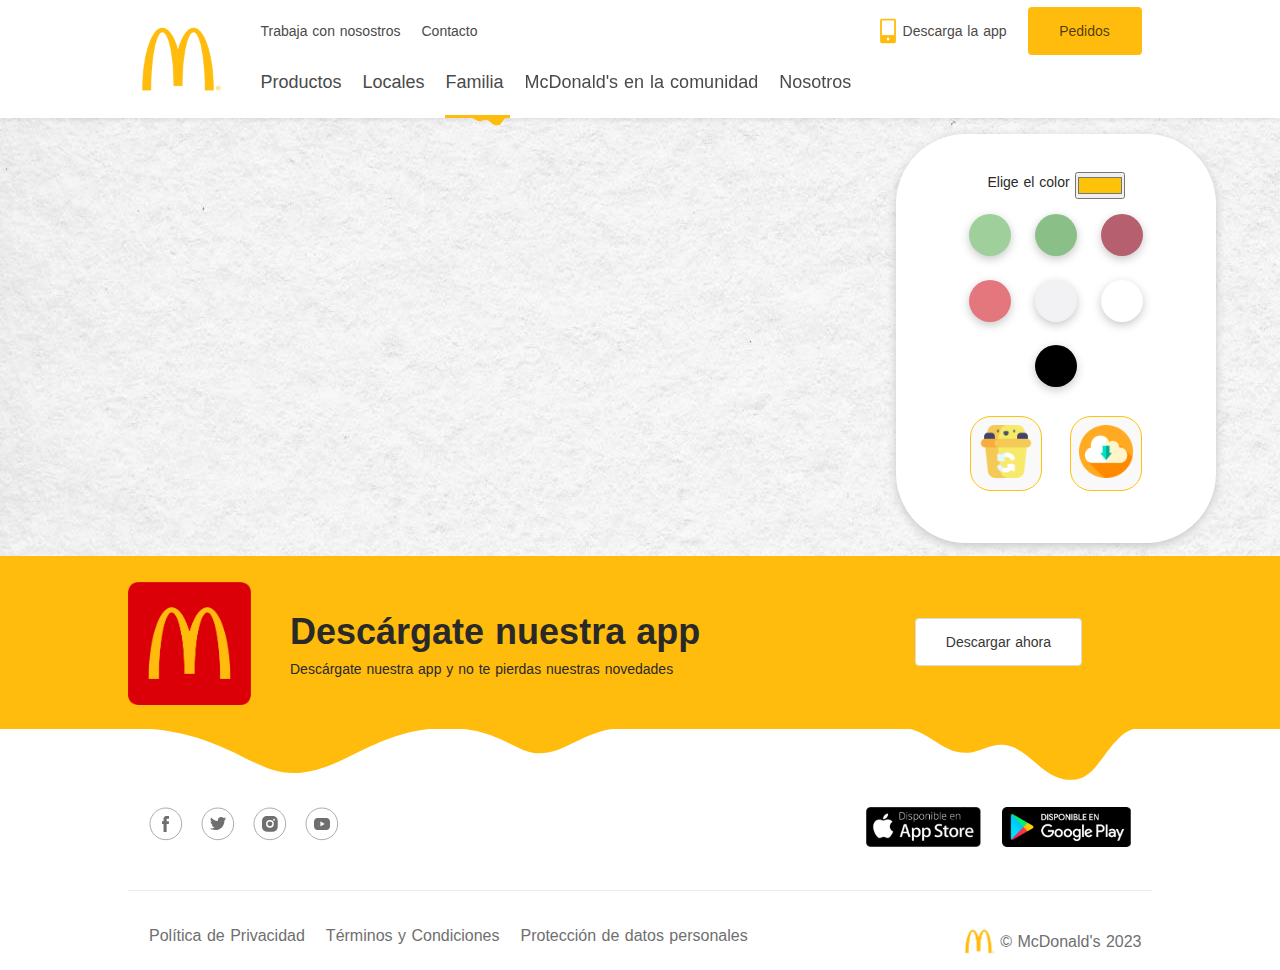
<file: html/8gardevoir.html>
<!DOCTYPE html>
<html lang="en">

<head>
    <meta charset="UTF-8">
    <meta http-equiv="X-UA-Compatible" content="IE=edge">
    <meta name="viewport" content="width=device-width, initial-scale=1.0">
    <title>McDonald's Pokemon</title>

    <link rel="stylesheet" href="../css/style.css">    
    <link rel="stylesheet" href="../css/3.css">

    <!-- Favicon -->
    <link rel="icon" type="image/vnd.microsoft.icon" href="../img/favicon.ico">

    <!-- Animate.css -->
    <link rel="stylesheet" href="https://cdnjs.cloudflare.com/ajax/libs/animate.css/4.1.1/animate.min.css" />

</head>

<body>
    <header>
        <nav role="navigation" aria-label="main navigation" class="navbar mcd-navbar-header mcd-container">
            <div class="navbar-brand">
                <a href="https://www.mcdonalds.cl/" class="navbar-item nuxt-link-active">
                    <img src="../assets/mcdonalds-logo-footer-bg-white.png" alt="Mc-Donalds App"
                        class="navbar-brand__logo">
                </a>
                <a role="button" aria-label="menu" aria-expanded="false" class="navbar-burger burger">
                    <span aria-hidden="true"></span>
                    <span aria-hidden="true"></span>
                    <span aria-hidden="true"></span>
                </a>
                <a href="/" target="_self" role="button"
                    class="mcd-link-resolver mcd-link-page button is-primary is-hidden-desktop">Pedidos</a>
            </div>
            <div class="navbar-menu__container">
                <div class="navbar-menu navbar-menu--utility">
                    <div class="navbar-start mcd-navbar-menu--utility">
                        <a href="https://www.mcdonalds.cl/nosotros/trabaja-con-nosotros/" class="mcd-link-resolver mcd-link-page navbar-item" target="_self">Trabaja con
                            nosostros</a>
                        <a href="https://www.mcdonalds.cl/nosotros/contacto" class="mcd-link-resolver mcd-link-page navbar-item" target="_self"
                            title="Contacto">Contacto</a>
                    </div>
                    <div class="navbar-end mcd-navbar-menu--actions">
                        <a href="https://www.mcdonalds.cl/descarga_app" target="_self" class="mcd-link-resolver mcd-link-page navbar-item">
                            <figure itemscope="itemscope" itemtype="http://schema.org/ImageObject"
                                class="mcd-media-image">
                                <img src="../assets/MCD_Descarga_la_app_406b004273.png" alt="McDonald's - Descarga la app"
                                    loading="lazy">
                            </figure>
                            Descarga la app
                        </a>
                        <div class="navbar-item is-hidden-touch">
                            <a href="https://www.mcdonalds.cl/nosotros/contacto" target="_self"
                                class="mcd-link-resolver mcd-link-page button is-primary">Pedidos</a>
                        </div>
                    </div>
                </div>
                <span class="mcd-divider is-hidden-desktop"></span>
                <div class="navbar-menu navbar-menu--main">
                    <div class="navbar-start mcd-navbar-menu--main">
                        <div class="navbar-item is-hoverable has-dropdown mcd-dropdown-item">
                            <a class="navbar-item header-submenu-item is-hidden-desktop">
                                Productos
                                <span class="mcd-expanded-collapsed">
                                    <svg xmlns="http://www.w3.org/2000/svg" width="14" height="14" viewBox="0 0 14 14"
                                        class="mcd-svg-more">
                                        <path fill="#292929"
                                            d="M7.076.925c-.367 0-.665.298-.665.665v4.821H1.59c-.367 0-.665.298-.665.665 0 .367.298.665.665.665h4.821v4.82c0 .368.298.666.665.666.367 0 .665-.298.665-.665V7.74h4.82c.368 0 .666-.298.666-.665 0-.367-.298-.665-.665-.665H7.74V1.59c0-.367-.298-.665-.665-.665z">
                                        </path>
                                    </svg>
                                </span>
                            </a>
                            <a href="https://www.mcdonalds.cl/productos"
                                class="mcd-link-resolver mcd-link-page navbar-item header-submenu-item is-hidden-touch"
                                target="_self">Productos</a>
                        </div>
                        <a href="https://www.mcdonalds.cl/locales" class="mcd-link-resolver mcd-link-page navbar-item header-submenu-item"
                            target="_self">Locales</a>
                        <div class="navbar-item is-hoverable has-dropdown mcd-dropdown-item">
                            <a class="navbar-item header-submenu-item is-hidden-desktop">
                                Familia
                                <span class="mcd-expanded-collapsed">
                                    <svg xmlns="http://www.w3.org/2000/svg" width="14" height="14" viewBox="0 0 14 14"
                                        class="mcd-svg-more">
                                        <path fill="#292929"
                                            d="M7.076.925c-.367 0-.665.298-.665.665v4.821H1.59c-.367 0-.665.298-.665.665 0 .367.298.665.665.665h4.821v4.82c0 .368.298.666.665.666.367 0 .665-.298.665-.665V7.74h4.82c.368 0 .666-.298.666-.665 0-.367-.298-.665-.665-.665H7.74V1.59c0-.367-.298-.665-.665-.665z">
                                        </path>
                                    </svg>
                                </span>
                            </a>
                            <a href="https://www.mcdonalds.cl/familia"
                                class="mcd-link-resolver mcd-link-page navbar-item header-submenu-item is-hidden-touch nuxt-link-active"
                                target="_self">Familia</a>
                        </div>
                        <div class="navbar-item is-hoverable has-dropdown mcd-dropdown-item">
                            <a class="navbar-item header-submenu-item is-hidden-desktop">
                                McDonald's en la comunidad
                                <span class="mcd-expanded-collapsed">
                                    <svg xmlns="http://www.w3.org/2000/svg" width="14" height="14" viewBox="0 0 14 14"
                                        class="mcd-svg-more">
                                        <path fill="#292929"
                                            d="M7.076.925c-.367 0-.665.298-.665.665v4.821H1.59c-.367 0-.665.298-.665.665 0 .367.298.665.665.665h4.821v4.82c0 .368.298.666.665.666.367 0 .665-.298.665-.665V7.74h4.82c.368 0 .666-.298.666-.665 0-.367-.298-.665-.665-.665H7.74V1.59c0-.367-.298-.665-.665-.665z">
                                        </path>
                                    </svg>
                                </span>
                            </a>
                            <a href="https://www.mcdonalds.cl/comunidad"
                                class="mcd-link-resolver mcd-link-page navbar-item header-submenu-item is-hidden-touch"
                                target="_self">McDonald's en la comunidad</a>
                        </div>
                        <div class="navbar-item is-hoverable has-dropdown mcd-dropdown-item">
                            <a class="navbar-item header-submenu-item is-hidden-desktop">
                                Nosotros
                                <span class="mcd-expanded-collapsed">
                                    <svg xmlns="http://www.w3.org/2000/svg" width="14" height="14" viewBox="0 0 14 14"
                                        class="mcd-svg-more">
                                        <path fill="#292929"
                                            d="M7.076.925c-.367 0-.665.298-.665.665v4.821H1.59c-.367 0-.665.298-.665.665 0 .367.298.665.665.665h4.821v4.82c0 .368.298.666.665.666.367 0 .665-.298.665-.665V7.74h4.82c.368 0 .666-.298.666-.665 0-.367-.298-.665-.665-.665H7.74V1.59c0-.367-.298-.665-.665-.665z">
                                        </path>
                                    </svg>
                                </span>
                            </a>
                            <a href="https://www.mcdonalds.cl/nosotros"
                                class="mcd-link-resolver mcd-link-page navbar-item header-submenu-item is-hidden-touch"
                                target="_self">Nosotros</a>
                        </div>
                    </div>
                </div>
            </div>
        </nav>
    </header>
    <main>
        <section class="middle">

            <section class="section1">
                <div class="pikachu">
                    <!--  -->
                </div>

                <div class="colores">
                    <label for="paint" id="label1">Elige el color</label>
                    <input type="color" id="paint" name="paint" value="#fec208">

                    <div class="previous-colors">
                        <div class="prev-color" style="background-color: #9fcf9b" ,="" margin:2%"=""></div>
                        <div class="prev-color" style="background-color: #8abf87" ,="" margin:2%"=""></div>
                        <div class="prev-color" style="background-color: #b65f6e" ,="" margin:2%"=""></div>
                        <div class="prev-color" style="background-color: #e4777e" ,="" margin:2%"=""></div>
                        <div class="prev-color" style="background-color: #f2f2f4" ,="" margin:2%"=""></div>
                        <div class="prev-color" style="background-color: #ffffff" ,="" margin:2%"=""></div>
                        <div class="prev-color" style="background-color: #000000" ,="" margin:2%"=""></div>
                    </div>

                    <!-- Botones -->
                    <div class="botones">
                        <!-- <button class="undo"><img src="../img/reply.png" alt="" style="width: 2em"
                                class="animate__animated animate__rotateIn animate__infinite animate__slow"></button> -->
                        <button class="reset"><img src="../img/recycle-bin2.png" alt="" style="width: 4em"
                                class="animate__animated animate__rubberBand animate__infinite animate__slow"></button>
                        <button id="downloadSVG"><img src="../img/cloud-computing.png" alt="" style="width: 4em"
                                class="animate__animated animate__swing animate__infinite animate__slow"></button>

                    </div>
                </div>
            </section>

        </section>
            <section class="bottom">
                <div class="mcd-download-app">
                    <div class="mcd-download-app__content">
                        <div class="mcd-container">
                            <div class="mcd-download-app__content-header">
                                <div class="mcd-image">
                                    <img src="../assets/mcdonalds-logo-bg-red.png" alt="Mc-Donalds App">
                                </div>
                                <div class="mcd-download-app__content-text">
                                    <h2>Descárgate nuestra app</h2>
                                    <p class="is-hidden-touch">Descárgate nuestra app y no te pierdas nuestras novedades
                                    </p>
                                </div>
                                <div class="mcd-download-app__content-action is-hidden-touch">
                                    <a href="/" target="_self"
                                        class="mcd-link-resolver mcd-link-page button is-secondary">Descargar ahora</a>
                                </div>
                            </div>
                            <div class="mcd-download-app__content-description is-hidden-desktop">
                                <p>Descárgate nuestra app y no te pierdas nuestras novedades</p>
                            </div>
                            <div class="mcd-download-app__content-action is-hidden-desktop">
                                <a href="/" target="_self"
                                    class="mcd-link-resolver mcd-link-page button is-secondary">Descargar ahora</a>
                            </div>
                        </div>
                    </div>
                    <div class="mcd-download-app__drops mcd-container is-animated">
                        <svg xmlns="http://www.w3.org/2000/svg" width="1047" height="53" viewBox="0 0 1047 53"
                            class="mcd-svg-drops-desktop is-hidden-touch">
                            <g fill="#FFBC0D" fill-rule="evenodd">
                                <path
                                    d="M783 0h8.898c27.346 1.109 41.205 29.39 70.124 24.947 10.435-1.602 19.12-7.673 30.019-7.762 26.084-.21 38.888 29.7 63.222 34.884 7.298 1.555 14.958 1.35 21.71-2.062 5.922-2.992 10.522-7.947 14.51-13.13 6.888-8.958 13.024-18.669 21.26-26.511 4.48-4.262 9.887-8.221 16.028-9.521 2.384-.506 4.793-.72 7.207-.845H1046M0 0c95.445 0 125.033 46.115 167.984 46.115C219.525 46.115 251.974 0 325.469 0c53.687 0 70.33 25.94 94.489 25.94C448.951 25.94 467.205 0 508.544 0"
                                    transform="translate(.32)"></path>
                            </g>
                        </svg>
                        <svg xmlns="http://www.w3.org/2000/svg" width="320" height="16" viewBox="0 0 320 16"
                            class="mcd-svg-drops-mobile is-hidden-desktop">
                            <g fill="none" fill-rule="evenodd">
                                <g fill="#FFBC0D">
                                    <g>
                                        <path
                                            d="M241 0h2.673c8.214.335 12.377 8.872 21.064 7.531 3.134-.483 5.743-2.316 9.017-2.343 7.835-.063 11.681 8.966 18.99 10.531 2.192.47 4.494.408 6.522-.623 1.779-.903 3.16-2.399 4.358-3.963 2.07-2.705 3.912-5.636 6.386-8.004 1.346-1.286 2.97-2.481 4.815-2.874.716-.153 1.44-.217 2.165-.255H320M0 0c28.903 0 37.863 13 50.87 13C66.478 13 76.304 0 98.56 0c16.258 0 21.298 7.313 28.614 7.313C135.954 7.313 141.482 0 154 0"
                                            transform="translate(0 -198) translate(0 198)"></path>
                                    </g>
                                </g>
                            </g>
                        </svg>
                    </div>
                </div>
            </section>
    </main>
    <footer class="mcd-footer">
        <div class="mcd-container mcd-footer-toolbar">
            <div class="columns is-desktop">
                <div class="column is-6-desktop">
                    <div class="mcd-footer-social">
                        <ul>
                            <li>
                                <a href="https://www.facebook.com/McDonaldsChile" target="_blank" title="Facebook" class="mcd-link-resolver mcd-link-url">
                                    <svg xmlns="http://www.w3.org/2000/svg" width="34" height="34" viewBox="0 0 34 34"
                                        class="mcd-svg-facebook">
                                        <g fill="none" fill-rule="evenodd">
                                            <path
                                                d="M32.69 16.845c0 8.75-7.094 15.844-15.845 15.844C8.095 32.69 1 25.596 1 16.845S8.094 1 16.845 1c8.75 0 15.845 7.094 15.845 15.845"
                                                class="mcd-icon-stroke"></path>
                                            <path
                                                d="M14.542 17.063v7.735c0 .112.085.202.19.202h2.706c.104 0 .189-.09.189-.202v-7.861h1.961c.099 0 .181-.08.19-.185l.188-2.368c.01-.118-.078-.219-.189-.219h-2.15v-1.68c0-.394.3-.713.672-.713h1.511c.105 0 .19-.09.19-.202V9.202C20 9.09 19.915 9 19.81 9h-2.554c-1.498 0-2.714 1.29-2.714 2.882v2.283H13.19c-.105 0-.19.09-.19.202v2.368c0 .112.085.202.19.202h1.352v.126"
                                                class="mcd-icon-fill"></path>
                                        </g>
                                    </svg>
                                </a>
                            </li>
                            <li>
                                <a href="https://twitter.com/mcdonalds_cl" target="_self" title="Twitter" class="mcd-link-resolver mcd-link-url">
                                    <svg xmlns="http://www.w3.org/2000/svg" width="34" height="34" viewBox="0 0 34 34"
                                        class="mcd-svg-twitter">
                                        <g fill="none" fill-rule="evenodd">
                                            <path stroke="#ADADAD"
                                                d="M32.69 16.845c0 8.75-7.094 15.844-15.845 15.844C8.095 32.69 1 25.596 1 16.845S8.094 1 16.845 1c8.75 0 15.845 7.094 15.845 15.845"
                                                class="mcd-icon-stroke"></path>
                                            <path fill="#6F6F6F"
                                                d="M24.94 11.558c-.508.227-1.068.365-1.616.456.26-.044.644-.508.798-.697.234-.287.428-.613.538-.966.014-.028.024-.063-.004-.083-.035-.014-.057-.007-.085.007a8.331 8.331 0 0 1-1.92.724.13.13 0 0 1-.132-.034c-.056-.063-.109-.121-.168-.17a3.409 3.409 0 0 0-.93-.562 3.27 3.27 0 0 0-1.427-.226 3.471 3.471 0 0 0-2.445 1.257 3.285 3.285 0 0 0-.651 1.287c-.113.454-.104.902-.035 1.36.01.076.004.087-.066.076-2.637-.387-4.823-1.318-6.597-3.312-.077-.087-.119-.087-.182.007-.777 1.147-.4 2.992.57 3.899.13.12.262.241.406.351-.053.01-.698-.058-1.274-.351-.076-.049-.115-.02-.122.065-.007.124.004.238.02.373.15 1.164.967 2.24 2.086 2.66.133.055.28.104.423.128-.255.055-.518.094-1.249.038-.09-.017-.126.027-.09.114.549 1.477 1.734 1.916 2.622 2.167.12.02.239.02.358.048-.007.01-.015.01-.021.02-.295.443-1.316.773-1.792.937a6.5 6.5 0 0 1-2.721.343c-.146-.02-.177-.019-.217 0-.04.025-.005.06.042.097.186.12.375.228.567.331.58.304 1.186.546 1.819.718 3.268.89 6.95.236 9.404-2.17 1.928-1.888 2.603-4.493 2.603-7.101 0-.102.123-.158.195-.212.501-.372.9-.817 1.274-1.314.084-.111.079-.21.079-.251v-.014c0-.042.005-.029-.06 0"
                                                class="mcd-icon-fill"></path>
                                        </g>
                                    </svg>
                                </a>
                            </li>
                            <li>
                                <a href="https://www.instagram.com/mcdonalds_cl/" target="_blank" title="Instagram" class="mcd-link-resolver mcd-link-url">
                                    <svg xmlns="http://www.w3.org/2000/svg" width="34" height="34" viewBox="0 0 34 34"
                                        class="mcd-svg-instagram">
                                        <g fill="none" fill-rule="evenodd">
                                            <path stroke="#ADADAD"
                                                d="M32.69 16.845c0 8.75-7.094 15.844-15.845 15.844C8.095 32.69 1 25.596 1 16.845S8.094 1 16.845 1c8.75 0 15.845 7.094 15.845 15.845"
                                                class="mcd-icon-stroke"></path>
                                            <path fill="#6F6F6F"
                                                d="M20.017 24.748H13.73A4.735 4.735 0 0 1 9 20.018V13.73A4.735 4.735 0 0 1 13.73 9h6.287a4.736 4.736 0 0 1 4.73 4.73v6.287a4.736 4.736 0 0 1-4.73 4.73z"
                                                class="mcd-icon-fill"></path>
                                            <path fill="#FFF"
                                                d="M16.938 19.358a2.487 2.487 0 0 1-2.484-2.484 2.487 2.487 0 0 1 2.484-2.484 2.487 2.487 0 0 1 2.485 2.484 2.487 2.487 0 0 1-2.485 2.484zm0-6.362a3.882 3.882 0 0 0-3.878 3.878 3.882 3.882 0 0 0 3.878 3.878 3.883 3.883 0 0 0 3.879-3.878 3.883 3.883 0 0 0-3.879-3.878zM21.043 11.812a.923.923 0 1 0 0 1.846.923.923 0 0 0 0-1.846"
                                                class="mcd-icon-bg"></path>
                                        </g>
                                    </svg>
                                </a>
                            </li>
                            <li>
                                <a href="https://www.youtube.com/channel/UC9BqwHQ9cbsSULb1kmwvY8A" target="_blank" title="Youtube" class="mcd-link-resolver mcd-link-url">
                                    <svg xmlns="http://www.w3.org/2000/svg" width="34" height="34" viewBox="0 0 34 34"
                                        class="mcd-svg-youtube">
                                        <g fill="none" fill-rule="evenodd">
                                            <g>
                                                <g>
                                                    <g>
                                                        <path
                                                            d="M31.69 15.845c0 8.75-7.094 15.844-15.845 15.844C7.095 31.69 0 24.596 0 15.845S7.094 0 15.845 0c8.75 0 15.845 7.094 15.845 15.845"
                                                            transform="translate(-286 -377) translate(131 378) translate(156)"
                                                            class="mcd-icon-stroke"></path>
                                                        <path
                                                            d="M18.3 16.229l-3.602 2.117c-.157.09-.298-.031-.298-.222V13.78c0-.194.145-.315.302-.22l3.628 2.23c.16.097.133.345-.03.44zm5.7-2.497C24 11.671 22.44 10 20.517 10h-9.034C9.56 10 8 11.67 8 13.732v4.536C8 20.329 9.56 22 11.483 22h9.034C22.441 22 24 20.33 24 18.268v-4.536z"
                                                            transform="translate(-286 -377) translate(131 378) translate(156)"
                                                            class="mcd-icon-fill"></path>
                                                    </g>
                                                </g>
                                            </g>
                                        </g>
                                    </svg>
                                </a>
                            </li>
                        </ul>
                    </div>
                </div>
                <div class="column is-6-desktop">
                    <div class="mcd-footer-apps">
                        <ul class="columns is-mobile is-multiline">
                            <li class="column is-6 is-narrow-desktop">
                                <a href="https://apps.apple.com/cl/app/mcdonalds-app/id1114009187" target="_blank" class="mcd-link-resolver mcd-link-url">
                                    <figure itemscope="itemscope" itemtype="http://schema.org/ImageObject"
                                        class="mcd-media-image">
                                        <img src="../assets/app_store_3x_d293084ca1.png" alt="" loading="lazy">
                                    </figure>
                                </a>
                            </li>
                            <li class="column is-6 is-narrow-desktop">
                                <a href="https://play.google.com/store/apps/details?id=com.mcdo.mcdonalds&hl" target="_blank" class="mcd-link-resolver mcd-link-url">
                                    <figure itemscope="itemscope" itemtype="http://schema.org/ImageObject"
                                        class="mcd-media-image">
                                        <img src="../assets/disponible_google_play_3x_c977cae3bc.png" alt="" loading="lazy">
                                    </figure>
                                </a>
                            </li>
                        </ul>
                    </div>
                </div>
            </div>
        </div>
        <div class="mcd-divider"></div>
        <div class="mcd-container">
            <div class="columns is-desktop">
                <div class="column is-narrow-desktop mcd-footer-legal__container">
                    <div class="mcd-footer-legal">
                        <ul class="columns is-variable is-0-mobile is-3-desktop is-mobile is-multiline">
                            <li class="column is-narrow">
                                <a href="https://www.mcdonalds.cl/politica-de-privacidad" target="_self" class="mcd-link-resolver mcd-link-page">Política de
                                    Privacidad</a>
                            </li>
                            <li class="column is-narrow">
                                <a href="https://www.mcdonalds.cl/terminos-y-condiciones" target="_self" class="mcd-link-resolver mcd-link-page"> Términos y
                                    Condiciones</a>
                            </li>
                            <li class="column is-narrow"><a href="https://www.mcdonalds.cl/proteccion-datos-personales" target="_self"
                                    class="mcd-link-resolver mcd-link-page">Protección de datos personales</a>
                            </li>
                        </ul>
                    </div>
                </div>
                <div class="column">
                    <div class="mcd-footer-brand">
                        <img src="../assets/mcdonalds-logo-footer-bg-white.png" alt="McDonald's logo">
                        © McDonald's 2023
                    </div>
                </div>
            </div>
        </div>
    </footer>
    <script src="../js/3.js"></script>
</body>

</html>
</file>
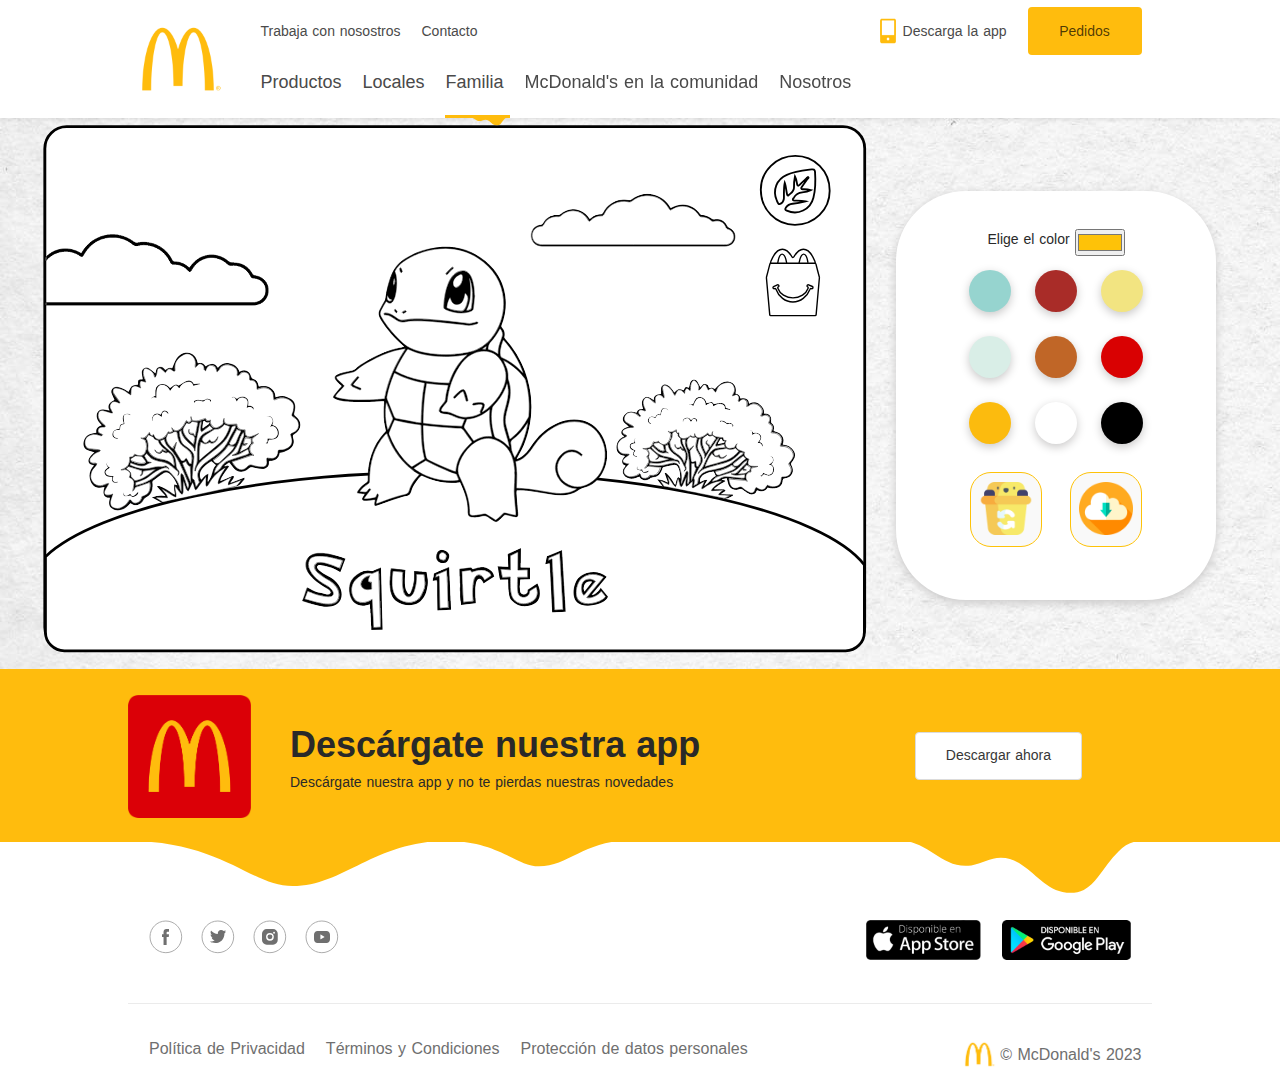
<file: html/9squirtle.html>
<!DOCTYPE html>
<html lang="en">

<head>
	<meta charset="UTF-8">
	<meta http-equiv="X-UA-Compatible" content="IE=edge">
	<meta name="viewport" content="width=device-width, initial-scale=1.0">
	<title>McDonald's Pokemon</title>

	<link rel="stylesheet" href="../css/style.css">
	<link rel="stylesheet" href="../css/3.css">

	<!-- Favicon -->
	<link rel="icon" type="image/vnd.microsoft.icon" href="../img/favicon.ico">

	<!-- Animate.css -->
	<link rel="stylesheet" href="https://cdnjs.cloudflare.com/ajax/libs/animate.css/4.1.1/animate.min.css" />

</head>

<body>
	<header id="menugrande">
		<nav role="navigation" aria-label="main navigation" class="navbar mcd-navbar-header mcd-container">
			<div class="navbar-brand">
				<a href="../index.html" class="navbar-item nuxt-link-active">
					<img src="../assets/mcdonalds-logo-footer-bg-white.png" alt="Mc-Donalds App"
						class="navbar-brand__logo">
				</a>
				<a role="button" aria-label="menu" aria-expanded="false" class="navbar-burger burger">
					<span aria-hidden="true"></span>
					<span aria-hidden="true"></span>
					<span aria-hidden="true"></span>
				</a>
				<a href="/" target="_self" role="button"
					class="mcd-link-resolver mcd-link-page button is-primary is-hidden-desktop">Pedidos</a>
			</div>
			<div class="navbar-menu__container">
				<div class="navbar-menu navbar-menu--utility">
					<div class="navbar-start mcd-navbar-menu--utility">
						<a href="https://www.mcdonalds.cl/nosotros/trabaja-con-nosotros/"
							class="mcd-link-resolver mcd-link-page navbar-item" target="_self">Trabaja con
							nosostros</a>
						<a href="https://www.mcdonalds.cl/nosotros/contacto"
							class="mcd-link-resolver mcd-link-page navbar-item" target="_self"
							title="Contacto">Contacto</a>
					</div>
					<div class="navbar-end mcd-navbar-menu--actions">
						<a href="https://www.mcdonalds.cl/descarga_app" target="_self"
							class="mcd-link-resolver mcd-link-page navbar-item">
							<figure itemscope="itemscope" itemtype="http://schema.org/ImageObject"
								class="mcd-media-image">
								<img src="../assets/MCD_Descarga_la_app_406b004273.png"
									alt="McDonald's - Descarga la app" loading="lazy">
							</figure>
							Descarga la app
						</a>
						<div class="navbar-item is-hidden-touch">
							<a href="https://www.mcdonalds.cl/nosotros/contacto" target="_self"
								class="mcd-link-resolver mcd-link-page button is-primary">Pedidos</a>
						</div>
					</div>
				</div>
				<span class="mcd-divider is-hidden-desktop"></span>
				<div class="navbar-menu navbar-menu--main">
					<div class="navbar-start mcd-navbar-menu--main">
						<div class="navbar-item is-hoverable has-dropdown mcd-dropdown-item">
							<a class="navbar-item header-submenu-item is-hidden-desktop">
								Productos
								<span class="mcd-expanded-collapsed">
									<svg xmlns="http://www.w3.org/2000/svg" width="14" height="14" viewBox="0 0 14 14"
										class="mcd-svg-more">
										<path fill="#292929"
											d="M7.076.925c-.367 0-.665.298-.665.665v4.821H1.59c-.367 0-.665.298-.665.665 0 .367.298.665.665.665h4.821v4.82c0 .368.298.666.665.666.367 0 .665-.298.665-.665V7.74h4.82c.368 0 .666-.298.666-.665 0-.367-.298-.665-.665-.665H7.74V1.59c0-.367-.298-.665-.665-.665z">
										</path>
									</svg>
								</span>
							</a>
							<a href="https://www.mcdonalds.cl/productos"
								class="mcd-link-resolver mcd-link-page navbar-item header-submenu-item is-hidden-touch"
								target="_self">Productos</a>
						</div>
						<a href="https://www.mcdonalds.cl/locales"
							class="mcd-link-resolver mcd-link-page navbar-item header-submenu-item"
							target="_self">Locales</a>
						<div class="navbar-item is-hoverable has-dropdown mcd-dropdown-item">
							<a class="navbar-item header-submenu-item is-hidden-desktop">
								Familia
								<span class="mcd-expanded-collapsed">
									<svg xmlns="http://www.w3.org/2000/svg" width="14" height="14" viewBox="0 0 14 14"
										class="mcd-svg-more">
										<path fill="#292929"
											d="M7.076.925c-.367 0-.665.298-.665.665v4.821H1.59c-.367 0-.665.298-.665.665 0 .367.298.665.665.665h4.821v4.82c0 .368.298.666.665.666.367 0 .665-.298.665-.665V7.74h4.82c.368 0 .666-.298.666-.665 0-.367-.298-.665-.665-.665H7.74V1.59c0-.367-.298-.665-.665-.665z">
										</path>
									</svg>
								</span>
							</a>
							<a href="https://www.mcdonalds.cl/familia"
								class="mcd-link-resolver mcd-link-page navbar-item header-submenu-item is-hidden-touch nuxt-link-active"
								target="_self">Familia</a>
						</div>
						<div class="navbar-item is-hoverable has-dropdown mcd-dropdown-item">
							<a class="navbar-item header-submenu-item is-hidden-desktop">
								McDonald's en la comunidad
								<span class="mcd-expanded-collapsed">
									<svg xmlns="http://www.w3.org/2000/svg" width="14" height="14" viewBox="0 0 14 14"
										class="mcd-svg-more">
										<path fill="#292929"
											d="M7.076.925c-.367 0-.665.298-.665.665v4.821H1.59c-.367 0-.665.298-.665.665 0 .367.298.665.665.665h4.821v4.82c0 .368.298.666.665.666.367 0 .665-.298.665-.665V7.74h4.82c.368 0 .666-.298.666-.665 0-.367-.298-.665-.665-.665H7.74V1.59c0-.367-.298-.665-.665-.665z">
										</path>
									</svg>
								</span>
							</a>
							<a href="https://www.mcdonalds.cl/comunidad"
								class="mcd-link-resolver mcd-link-page navbar-item header-submenu-item is-hidden-touch"
								target="_self">McDonald's en la comunidad</a>
						</div>
						<div class="navbar-item is-hoverable has-dropdown mcd-dropdown-item">
							<a class="navbar-item header-submenu-item is-hidden-desktop">
								Nosotros
								<span class="mcd-expanded-collapsed">
									<svg xmlns="http://www.w3.org/2000/svg" width="14" height="14" viewBox="0 0 14 14"
										class="mcd-svg-more">
										<path fill="#292929"
											d="M7.076.925c-.367 0-.665.298-.665.665v4.821H1.59c-.367 0-.665.298-.665.665 0 .367.298.665.665.665h4.821v4.82c0 .368.298.666.665.666.367 0 .665-.298.665-.665V7.74h4.82c.368 0 .666-.298.666-.665 0-.367-.298-.665-.665-.665H7.74V1.59c0-.367-.298-.665-.665-.665z">
										</path>
									</svg>
								</span>
							</a>
							<a href="https://www.mcdonalds.cl/nosotros"
								class="mcd-link-resolver mcd-link-page navbar-item header-submenu-item is-hidden-touch"
								target="_self">Nosotros</a>
						</div>
					</div>
				</div>
			</div>
		</nav>
	</header>

	<header id="menuchico">
		<nav>
			<a href="../index.html"><img src="../assets/mcdonalds-logo-footer-bg-white.png" alt="Mc-Donalds App"
					class="navbar-brand__logo"></a>
			<!-- visible en mobile -->
			<input type="checkbox" id="alternar" />
			<label for="alternar">

				<span></span>
			</label>
			<!-- fin mobile -->
			<ul>
				<li><a href="https://www.mcdonalds.cl/productos">Prouctos</a></li>
				<li><a href="https://www.mcdonalds.cl/locales">Locales</a></li>
				<li><a href="https://www.mcdonalds.cl/familia">Familia</a>
					<!-- <ul>
                        <li><a href="">Subsección 3A</a></li>
                        <li><a href="">Subsección 3B</a></li>
                        <li><a href="">Subsección 3C</a></li>
                    </ul> -->
				</li>
				<li><a href="https://www.mcdonalds.cl/comunidad">McDonald's en la comunidad</a></li>
				<li><a href="https://www.mcdonalds.cl/nosotros">Nosotros</a></li>
			</ul>
		</nav>
	</header>

	<main>
		<section class="middle">

			<section class="section1">
				<div class="pikachu">
					<!-- -->
					<svg version="1.1" id="Capa_1" xmlns="http://www.w3.org/2000/svg"
						xmlns:xlink="http://www.w3.org/1999/xlink" x="0px" y="0px" viewBox="0 0 1800 1200"
						style="enable-background:new 0 0 1800 1200;" xml:space="preserve">
						<style type="text/css">
							.st0 {
								fill: #FFFFFF;
							}

							.st1 {
								fill: none;
								stroke: #000000;
								stroke-width: 6;
								stroke-miterlimit: 10;
							}

							.st2 {
								fill: #FFFFFF;
								stroke: #000000;
								stroke-width: 6;
								stroke-miterlimit: 10;
							}

							.st3 {
								fill: #FFFFFF;
								stroke: #020203;
								stroke-width: 3;
								stroke-miterlimit: 10;
							}

							.st4 {
								fill: none;
							}

							.st5 {
								fill: #FFFFFF;
								stroke: #020203;
								stroke-miterlimit: 10;
							}

							.st6 {
								fill: #FFFFFF;
								stroke: #FFFFFF;
								stroke-miterlimit: 10;
							}

							.st7 {
								fill: #FFFFFF;
								stroke: #020203;
								stroke-width: 4;
								stroke-miterlimit: 10;
							}

							.st8 {
								clip-path: url(#SVGID_12_);
							}

							.st9 {
								clip-path: url(#SVGID_14_);
							}

							.st10 {
								clip-path: url(#SVGID_16_);
							}

							.st11 {
								clip-path: url(#SVGID_18_);
							}

							.st12 {
								clip-path: url(#SVGID_20_);
							}

							.st13 {
								clip-path: url(#SVGID_22_);
							}

							.st14 {
								clip-path: url(#SVGID_24_);
							}

							.st15 {
								clip-path: url(#SVGID_26_);
							}

							.st16 {
								clip-path: url(#SVGID_28_);
							}

							.st17 {
								clip-path: url(#SVGID_30_);
							}

							.st18 {
								clip-path: url(#SVGID_32_);
							}

							.st19 {
								clip-path: url(#SVGID_34_);
							}

							.st20 {
								clip-path: url(#SVGID_36_);
							}

							.st21 {
								clip-path: url(#SVGID_38_);
							}

							.st22 {
								clip-path: url(#SVGID_40_);
							}

							.st23 {
								clip-path: url(#SVGID_42_);
							}

							.st24 {
								clip-path: url(#SVGID_44_);
							}

							.st25 {
								clip-path: url(#SVGID_46_);
							}
						</style>
						<path class="st0" d="M1739.6,1170.7H60.1c-26,0-47.1-21.1-47.1-47.1V87.6c0-26,21.1-47.1,47.1-47.1h1679.5c26,0,47.1,21.1,47.1,47.1
				   v1035.9C1786.8,1149.6,1765.7,1170.7,1739.6,1170.7z" />
						<path class="st0" d="M467.5,368.2c-4.1-0.2-6.1-1.6-7.8-5.2c-7.7-16-24.2-24.6-41.6-22.4c-2.3,0.3-5.6-0.8-7.3-2.4
				   c-24.6-23.6-61.9-18.2-78.4,11.8c-2.5,4.6-4.4,5.1-8,1.1c-8.2-9-18.7-13.3-30.8-13.1c-4.3,0.1-6-1.5-7.7-5.2
				   c-12.7-27.6-41.7-41.6-71.4-35.2c-2.7,0.6-6.6-0.4-8.7-2.1c-11.4-9.3-24.2-14.8-38.8-15.7c-30.5-1.8-53.2,11.1-68.3,37.4
				   c-1.8,3.1-2.9,5.9-7.2,2.8c-23.6-16.9-56.9-11.8-75.2,10.9v90.2c61.4,0,122.9,0,184.3,0c87.3,0,174.7,0,262,0c1.8,0,3.7,0,5.5-0.2
				   c14.8-1.4,25-12.7,24.8-27.1C492.7,379.8,482.1,368.8,467.5,368.2z" />
						<path class="st1" d="M1741.5,1170.7H62c-26,0-47.1-21.1-47.1-47.1V87.6c0-26,21.1-47.1,47.1-47.1h1679.5c26,0,47.1,21.1,47.1,47.1
				   v1035.9C1788.6,1149.6,1767.5,1170.7,1741.5,1170.7z" />
						<path class="st2" d="M1787.9,1133.5V988.4c-88.7-114.9-455.2-201-893.9-201c-415.9,0-767,77.4-877.9,183.3v162.8
				   c0,22.7,18.4,41,41,41h1689.7C1769.5,1174.6,1787.9,1156.2,1787.9,1133.5z" />
						<g>
							<g>
								<defs>
									<path id="SVGID_1_" d="M1632.1,120.3H64c-26,0-47.1,21.1-47.1,47.1v172.8c-7.8,1.3-14.9,4.2-21.4,9c-2,1.4-5.2,2.2-7.6,1.8
							   c-15.3-2.5-28.2,4-34.9,18c-0.8,1.7-2.3,3.6-4,4.3c-13.7,6.1-20.5,17.4-18,30.3c2.6,13.5,13.5,21.8,28.8,21.8
							   c19.1,0,38.1,0,57.2,0v706.8c0,26,21.1,47.1,47.1,47.1h1568.1c26,0,47.1-21.1,47.1-47.1v-965
							   C1679.3,141.4,1658.2,120.3,1632.1,120.3z M-36.8,420.7c-2.7,0-5.4,0.1-8.1-0.2c-10.6-1.1-18.7-9.3-19.7-19.7
							   c-0.9-9.7,5.3-19.4,15-22.3c3.8-1.1,5.6-3,6.9-6.6c4.7-12.6,18.5-19.2,31.4-15.1c3.4,1.1,5.6,0.7,8.2-1.8
							   c5.7-5.5,12.5-8.5,20-9.7v75.4C-1,420.7-18.9,420.7-36.8,420.7z" />
								</defs>
								<clipPath id="SVGID_2_">
									<use xlink:href="#SVGID_1_" style="overflow:visible;" />
								</clipPath>
							</g>
						</g>
						<path class="st0" d="M1933.1,386.5" />
						<g>
							<g>
								<g>
									<g>
										<g>
											<g>
												<g>
													<path class="st3" d="M1681.3,449.1c1.1,0,2.1-0.9,2.2-2l2.9-32.7l4.2-47.6c0-0.2,0-0.5-0.1-0.7l-3.7-14.1l-3.8-14.6
											   c-0.2-1-1.1-1.6-2.1-1.6h-95.3c-1,0-1.8,0.7-2.1,1.6l-4.2,16.2l-3.3,12.5c-0.1,0.2-0.1,0.5-0.1,0.7l3.7,41.3l3.5,39
											   c0.1,1.1,1,2,2.2,2H1681.3z" />
													<path class="st3" d="M1655.9,305.7c-7.5,0-15.2,7.2-20.8,16.7c-0.8,1.4-2.9,1.4-3.7,0c-5.6-9.5-13.3-16.7-20.8-16.7
											   c-8.1,0-18,8.2-25.5,27.1c-0.6,1.4,0.5,3,2,3h11.5c1.1,0,2-0.8,2.1-1.8c1.8-11.1,4.6-17.8,9.1-17.8c4.7,0,7.8,6.8,9.7,17.9
											   c0.2,1,1.1,1.8,2.1,1.8h23.2c1,0,1.9-0.8,2.1-1.8c2-11.1,5-17.9,9.7-17.9c4.5,0,7.4,6.7,9.1,17.8c0.2,1,1.1,1.8,2.1,1.8h11.5
											   c1.5,0,2.6-1.6,2-3C1673.9,313.9,1664.1,305.7,1655.9,305.7z" />
													<g>
														<path class="st3" d="M1633.2,419.7c-16.6,0-30.8-11.5-36.6-27.7c-0.4-1.2-1.8-1.8-2.9-1.2l-0.2,0.1c-1.1,0.5-2.4,0-2.9-1.1
												   l-0.3-0.7c-0.5-1.1,0-2.4,1.1-2.9l8.2-3.7c1.1-0.5,2.4,0,2.9,1.1l0.3,0.7c0.5,1.1,0,2.4-1.1,2.9l0,0c-1,0.5-1.5,1.6-1.1,2.7
												   c4.4,12.1,17.4,20.9,32.8,20.9c15.4,0,28.4-8.8,32.8-20.9c0.4-1.1-0.1-2.2-1.1-2.7l0,0c-1.1-0.5-1.6-1.8-1.1-2.9l0.3-0.7
												   c0.5-1.1,1.8-1.6,2.9-1.1l8.2,3.7c1.1,0.5,1.6,1.8,1.1,2.9l-0.3,0.7c-0.5,1.1-1.8,1.6-2.9,1.1l-0.2-0.1
												   c-1.1-0.5-2.5,0-2.9,1.2C1664,408.3,1649.8,419.7,1633.2,419.7z" />
													</g>
												</g>
											</g>
										</g>
									</g>
								</g>
							</g>
						</g>
						<g>
							<g>
								<g>
									<defs>
										<path id="SVGID_3_" d="M1494.7,258.4c-1.3-0.6-2.5-2.1-3.2-3.4c-5.4-11.1-15.6-16.3-27.8-14.3c-1.9,0.3-4.5-0.3-6-1.4
								   c-6.2-4.6-12.9-7-20.5-7.6c-1.6-0.1-3.5-1.1-4.4-2.3c-15-21-39-26.6-61.6-14.3c-0.6,0.4-1.3,0.6-2.2,1
								   c-5.5-9.3-12.3-17.2-21.7-22.5c-20.8-11.8-44.9-10.2-63.9,4.2c-1.2,0.9-3.3,1.7-4.7,1.4c-22.9-4.7-45.6,5.9-56.4,26.7
								   c-1.5,2.9-3.1,3.9-6.3,4c-8.7,0.3-16,4.1-22.3,10c-3.1-3.5-5.8-7.2-9.1-10.3c-15.2-14.3-38.9-14.2-54.4-0.4
								   c-1.7,1.5-4.6,2.4-6.9,2.3c-14.1-0.2-24.8,5.4-31.8,17.7c-1.5,2.7-3.5,3-5.9,3.4c-11.7,2.1-19.6,10.6-20.3,21.9
								   c-0.7,11,5.8,21,16.2,24.2c3,0.9,6.4,1.3,9.6,1.3c131.7,0.1,263.3,0.1,395,0c12.2,0,20.9-6.6,22.9-17.4
								   C1511,272.2,1505.5,263.2,1494.7,258.4z M1505.4,280.1c-0.8,8.3-7.2,14.8-15.7,15.7c-2.1,0.2-4.3,0.2-6.5,0.2
								   c-64.8,0-129.7,0-194.5,0c-65.6,0-131.2,0-196.8,0c-1.4,0-2.8,0-4.2-0.1c-11.1-1.1-18.8-9.5-18.6-20.4
								   c0.2-10.5,8.2-18.8,19.2-19.3c3.1-0.1,4.6-1.2,5.9-3.9c5.8-12,18.2-18.4,31.2-16.9c1.8,0.2,4.2-0.6,5.5-1.8
								   c18.5-17.8,46.5-13.7,58.9,8.9c1.9,3.5,3.3,3.8,6,0.9c6.2-6.7,14-10,23.1-9.8c3.2,0.1,4.5-1.1,5.8-3.9
								   c9.5-20.7,31.3-31.3,53.6-26.4c2,0.4,5-0.3,6.6-1.6c8.5-7,18.2-11.1,29.1-11.8c22.9-1.4,39.9,8.3,51.3,28.1
								   c1.4,2.3,2.2,4.4,5.4,2.1c19.4-13.8,47.5-8,60,13.3c0.7,1.2,2.8,2.3,4.3,2.3c8.3,0,15.5,2.4,21.5,8.1c2.1,2,3.8,2.3,6.5,1.4
								   c10.3-3.2,21.2,2,24.9,12c1.1,2.9,2.5,4.4,5.5,5.3C1501.2,264.6,1506.1,272.3,1505.4,280.1z" />
									</defs>
									<clipPath id="SVGID_4_">
										<use xlink:href="#SVGID_3_" style="overflow:visible;" />
									</clipPath>
									<g style="clip-path:url(#SVGID_4_);">

										<image style="overflow:visible;" width="931" height="244" xlink:href="[data-uri]" transform="matrix(0.48 0 0 0.48 1064.12 184.28)">
										</image>
									</g>
								</g>
							</g>
							<path class="st0" d="M1483.2,295.9c2.2,0,4.3,0,6.5-0.2c8.4-0.9,14.9-7.4,15.7-15.7c0.7-7.7-4.2-15.5-12-17.8
					   c-3-0.9-4.4-2.4-5.5-5.3c-3.7-10-14.7-15.2-24.9-12c-2.7,0.9-4.4,0.6-6.5-1.4c-6-5.7-13.3-8.1-21.5-8.1c-1.5,0-3.6-1.1-4.3-2.3
					   c-12.5-21.3-40.6-27.1-60-13.3c-3.2,2.3-4,0.3-5.4-2.1c-11.4-19.7-28.5-29.4-51.3-28.1c-10.9,0.6-20.6,4.8-29.1,11.8
					   c-1.6,1.3-4.5,2-6.6,1.6c-22.3-4.8-44.1,5.7-53.6,26.4c-1.3,2.7-2.6,4-5.8,3.9c-9.1-0.2-16.9,3.1-23.1,9.8c-2.7,3-4.1,2.6-6-0.9
					   c-12.4-22.6-40.4-26.7-58.9-8.9c-1.3,1.2-3.7,2-5.5,1.8c-13.1-1.6-25.4,4.8-31.2,16.9c-1.3,2.7-2.8,3.8-5.9,3.9
					   c-11,0.5-19,8.8-19.2,19.3c-0.2,10.9,7.5,19.3,18.6,20.4c1.4,0.1,2.8,0.1,4.2,0.1c65.6,0,131.2,0,196.8,0
					   C1353.6,295.9,1418.4,295.9,1483.2,295.9z" />
						</g>
						<path class="st4" d="M498.1,392.3c-1-15-11.5-26.4-27-29.2c-3.2-0.6-5.8-0.9-7.8-4.5c-9.2-16.3-23.5-23.8-42.3-23.6
				   c-3.1,0-6.9-1.1-9.2-3.1c-20.6-18.4-52.1-18.5-72.4,0.5c-4.4,4.1-8,9.1-12.1,13.7c-8.4-7.8-18.2-12.8-29.7-13.3
				   c-4.2-0.2-6.3-1.4-8.3-5.3c-14.4-27.7-44.6-41.8-75.1-35.5c-1.9,0.4-4.6-0.6-6.3-1.8c-25.4-19.2-57.5-21.3-85.1-5.6
				   c-12.5,7.1-21.5,17.6-28.8,30c-1.1-0.5-2-0.9-2.9-1.3c-26.7-14.5-54.7-10.3-74.6,10.1v7.4c18.2-22.7,51.6-27.8,75.2-10.9
				   c4.3,3.1,5.4,0.3,7.2-2.8c15.2-26.3,37.9-39.2,68.3-37.4c14.6,0.9,27.4,6.4,38.8,15.7c2.1,1.7,6,2.7,8.7,2.1
				   c29.7-6.4,58.7,7.6,71.4,35.2c1.7,3.6,3.4,5.3,7.7,5.2c12.1-0.3,22.6,4.1,30.8,13.1c3.6,3.9,5.4,3.5,8-1.1
				   c16.5-30,53.8-35.5,78.4-11.8c1.7,1.6,5,2.7,7.3,2.4c17.4-2.1,33.8,6.4,41.6,22.4c1.8,3.6,3.7,5,7.8,5.2
				   c14.6,0.7,25.3,11.7,25.5,25.7c0.3,14.5-10,25.7-24.8,27.1c-1.8,0.2-3.7,0.2-5.5,0.2c-87.3,0-174.7,0-262,0c-61.4,0-122.9,0-184.3,0
				   v5.2c149.1,0,298.3,0,447.4-0.1c4.3,0,8.7-0.5,12.7-1.8C490.3,420.3,499,407,498.1,392.3z" />
						<g>
							<defs>
								<rect id="SVGID_5_" x="17.9" y="258.3" width="484.4" height="210.1" />
							</defs>
							<clipPath id="SVGID_6_">
								<use xlink:href="#SVGID_5_" style="overflow:visible;" />
							</clipPath>
							<g transform="matrix(1 0 0 1 3.051758e-05 0)" style="clip-path:url(#SVGID_6_);">

								<image style="overflow:visible;" width="931" height="244" xlink:href="[data-uri]" transform="matrix(-0.639 0 0 0.639 499.6335 272.4831)">
								</image>
							</g>
						</g>
						<!-- L rara que aparece en el nombre -->
						<!-- <path class="st0" d="M636.1,936.2l6,107.6l0.9,0c2.7,0,6,0.1,9.9,0.1c3.9,0.1,11.2,0.2,21.9,0.4c10.7,0.2,18.6,0.3,23.7,0.4
				   c4,0.1,6.6,0.1,7.9,0.1c0.1,0.6,0.2,1.8,0.3,4.2c0.2,3.4,0.2,7.2,0.2,11.2c0,1.8,0,2.7-0.1,3.3l-82-4l-5.6-111.7l-8.1,4.3l1.4-5.9
				   L636.1,936.2z" /> -->
						<g>
							<g>
								<defs>
									<path id="SVGID_7_" d="M1231.5,746.5c-0.9-18.9-7.4-35.5-19.2-49.5c-9.1-10.7-20-17.7-32.5-20.7c-19.5-4.7-39.3-2.5-58.9,6.6
							   c-18,8.4-33.7,21.2-46.6,38.1c-2.4,3.2-4.8,6.5-7,9.8c-1.9,2.7-3.8,5.5-5.8,8.2c-6.1,8.3-12.2,13.9-19.2,17.7
							   c-1.4,0.8-3,1.4-4.5,2c-0.6,0.2-1.2,0.5-1.8,0.7l-0.2-0.2c0-0.1,0-0.1,0.1-0.2c0.1-0.3,0.2-0.6,0.4-0.9c1.1-2,2.1-3.9,3.2-5.8
							   c2.2-4,4.5-8.1,6.6-12.2c13.2-26.9,20.4-56.2,21.4-87.3c0.7-21.6-2-43.6-8-65.2c-7.1-25.5-18.5-49.1-33.8-70.1
							   c-3.1-4.3-6.6-8.4-9.9-12.4c-1.7-2.1-3.4-4.1-5.1-6.2c-0.1-0.2-0.3-0.3-0.4-0.5c-0.9-1-1.5-1.8-1.1-3.3c2-7.6,0.1-14.6-5.6-20.8
							   c-1.2-1.3-1.4-2.3-0.7-4.1c6.5-16,9.7-32.7,9.4-49.8c-0.3-19.6-5.3-38.1-14.8-54.8c-7.2-12.9-16.8-24.1-29.2-34.4
							   c-9.3-7.7-19.2-14.1-29.5-19.1c-22.8-11-47.9-14.9-74.5-11.8c-26.3,3.1-50.7,11.7-72.4,25.8c-12.4,8-21.2,18.3-26.9,31.5
							   c-7.4,17.2-12.1,35.1-14.1,53.4c-0.2,2.2-0.9,4.1-2,6c-3.8,6.5-7.4,13.1-11,20c-2.2,4.1-2.4,8.5-0.8,12.7c0.9,2.4,2.2,5.6,4,8.5
							   c13.6,21.3,30,40.3,48.8,56.4c0.5,0.5,1.1,0.8,1.7,1.1c0.1,0,0.1,0.1,0.2,0.1c-0.6,0.4-0.9,0.5-1.2,0.5c-2.5,0.6-5,1.1-7.5,1.7
							   c-5.4,1.2-11.1,2.4-16.5,4c-16.6,4.9-33.4,12.3-53,23.3c-9.1,5.1-18.7,10.8-27,18.2c-2.5,2.2-5.2,3.5-9,4.4l-0.1,0
							   c-7,1.5-14.3,3.2-21.3,5.1c-4.1,1.2-7.9,2.7-11.1,4.6c-2.3,1.3-3.5,2.8-3.9,4.5c-0.4,1.7,0.2,3.7,1.9,6c1.9,2.7,4.3,5.1,6.6,7.4
							   l0.2,0.2c1.5,1.5,3.1,3,4.7,4.3c0.6,0.5,1.2,1,1.7,1.6c-0.8,0.9-1.6,1.8-2.4,2.6c-2,2.1-3.8,4.1-5.6,6.2c-2.6,3-5.9,7.1-9.1,11.4
							   c-1.2,1.7-1.7,2.8-1.5,3.8c0.2,1,1,1.9,2.9,2.9c2.1,1.2,4.6,2.3,7.3,3.1c10.8,3.3,22.1,4,31.8,4.4c10.3,0.4,20.7,0.3,29.9,0.2
							   c7.4-0.1,15-0.4,21.7-0.8c4-0.2,8-0.5,12.1-0.8c1.6-0.1,3.3-0.2,5-0.4c-0.1,2.1-0.3,4.2-0.4,6.2c-0.4,5-0.8,10.2-0.8,15.2
							   c-0.1,8.1,0.3,15.2,1,21.7c0.6,5,1.6,9.9,2.6,15.1c0.4,2.2,0.9,4.4,1.3,6.6l-0.3,0.3c-0.4,0.5-1,1.1-1.5,1.6
							   c-13.7,14.2-23.8,31.1-29.9,50.1c-5.4,16.8-7.9,34.4-7.6,53.9c0,2.5-0.7,4-2.9,5.3c-7,4.4-13.1,10.2-18.6,17.9
							   c-0.5,0.7-1,1.5-1.4,2.3c-0.4,1-0.5,1.9-0.1,2.6c0.4,0.7,1.1,1.1,2.2,1.3c1.1,0.2,2.3,0.3,3.4,0.4c0.4,0,0.7,0.1,1.1,0.1
							   c2.3,0.2,4.5,0.4,6.9,0.6l2.6,0.2l-0.3,0.4c-0.4,0.6-0.7,1.1-1,1.6c-0.4,0.6-0.7,1.2-1.1,1.8c-0.9,1.5-1.9,3-2.6,4.7
							   c-0.6,1.3-0.7,2.4-0.2,3.4c0.4,1,1.4,1.8,2.8,2.3c0.9,0.3,1.9,0.5,2.7,0.4l1.8-0.1c3.1-0.1,6.3-0.2,9.4-0.5
							   c2.6-0.3,5.2-0.7,8-1.2c1-0.2,2.1-0.3,3.1-0.5c-0.1,0.3-0.2,0.6-0.2,1c-0.3,1.1-0.5,2.1-0.7,3l-0.1,0.6c-0.3,1.4-0.5,2.8-0.6,4.2
							   c0,2.1,0.3,3.3,1.2,4c0.9,0.6,2.1,0.6,4,0c2.2-0.7,4.3-1.5,6.4-2.3c1.6-0.6,3.2-1.2,4.9-1.7l7.7-2.6c10.9-3.7,22.2-7.6,33.3-11.2
							   c3.3-1.1,6.8-1.9,10.2-2.7c1.4-0.3,2.9-0.7,4.3-1c3.1-0.8,5.4-2.6,6.8-5.5l0.1-0.3c0.7-1.4,1.4-2.8,1.8-4.2
							   c2.1-7.9,6.2-15.5,12.9-24l0.5-0.6c2.5-3.2,5.1-6.5,8.6-8.8c25.5,13.1,53.5,17.9,83.3,14.3c0.8,1.9,1.6,3.8,2.4,5.7
							   c1.9,4.3,3.6,8.4,5.2,12.6c6.4,17,9.2,31.3,8.7,45c0,1,0.1,2,0.2,3c0,0.4,0.1,0.8,0.1,1.2c0.4,4.3,2.9,7,7.4,8.1
							   c1.4,0.4,2.9,0.4,4.5,0.5c6.5,0.3,12.9-0.4,19-2.2c5-1.4,9.4-0.6,13.9,2.7c0.3,0.2,0.6,0.4,0.9,0.7c0.9,0.6,1.9,1.3,2.8,1.9
							   c2.1,1.4,4.3,2.9,6.5,4.3c2.6,1.7,4.4,2.5,6.1,2.5c1.9,0,3.6-1.1,6.1-3.2c2.8-2.4,5.5-5,8.1-7.5l1.2-1.2c0.7-0.6,1.2-1.2,1.6-1.6
							   c1.9-1.9,1.9-1.9,4.6-1.3c0.7,0.1,1.4,0.3,2.4,0.5c2.7,0.5,5.4,1.2,8.1,1.8c3,0.7,6,1.4,9.1,2c2.5,0.5,4.3,0.1,5.6-1
							   c1.3-1.1,1.8-2.9,1.7-5.4c-0.2-2.6-0.4-5.3-0.7-7.8c-0.2-1.5-0.3-3-0.4-4.5c-0.2-2.4-0.4-4.9-0.7-7.3c-0.6-7.1-1.3-14.4-1.8-21.7
							   c-0.2-3.3-0.2-6.7,0.1-10.3c1.4,0,2.7,0,4,0c3-0.1,5.9-0.1,8.7,0.1c12.4,0.8,25.5,2.6,42.5,5.7l1.2,0.2
							   c14.3,2.6,29.2,5.4,44.1,4.7c12.8-0.6,23.2-3.9,31.9-10.1c4.4-3.2,8.8-5.2,13.7-6.5c15.8-4,28.4-13.8,38.5-30
							   C1228.5,778.3,1232.3,763.1,1231.5,746.5z M1133.9,754.4c4-4.5,8.3-7.5,13.2-9.1c8.2-2.8,15.9-1.3,23.8,4.5
							   c0.9,0.7,1.8,1.5,2.5,2.1c0.8,0.7,1.5,1,2.2,1c0.6,0,1.2-0.4,1.7-1c1.6-1.9-0.2-3.4-0.7-3.9c-5.2-4.5-10.2-7.2-15.5-8.3
							   c-10.5-2.2-19.9,0.8-28.8,9.1c-6,5.7-10.2,12.7-12.3,20.9c-1.3,5-1.4,10.2-0.3,15.4c4.6,21.6,21.1,36.2,43,38.3
							   c0.6,0.1,1.2,0.2,2,0.3c0.2,0,0.3,0.1,0.5,0.1c-5.3,3.8-11.2,6.4-18.4,8c-9.7,2.1-20.3,2.2-33.2,0.3c-6.6-1-13.2-2.1-19.6-3.2
							   c-6.5-1.1-13.2-2.3-19.8-3.3c-7.5-1.1-15.2-1.8-22.6-2.5l-2.7-0.3c-3-0.3-6.1-0.4-9.3-0.5c-1.3,0-2.7-0.1-4.1-0.2
							   c0.1-1.8,0.1-3.5,0.2-5.3c0.6-16.9,1.3-34.5-2.2-51.7c0.2-0.1,0.4-0.1,0.6-0.2c0.6-0.2,1.1-0.4,1.6-0.5c9.3-2.5,17.4-8,25.5-17.4
							   c3.5-4,6.9-8.7,10.9-14.7c12-18.1,27.2-32.3,44.9-42.1c14.1-7.7,28.8-11.6,43.7-11.5c26.7,0.2,46.4,13.1,58.5,38.3
							   c5.9,12.3,8.3,25.3,7.2,38.6c-2.2,25.4-13.6,44.3-34,56c-17.4,10.1-35.1,9.7-51-1.2c-11.1-7.6-17.2-19-17.4-33
							   C1123.9,769.6,1127.1,762,1133.9,754.4z M917.4,808.5c-0.7-1.6-1.5-3.2-2.2-4.8c-1.1-2.3-2.1-4.8-3.3-7.1
							   c-3.2-6.5-3.8-13.7-1.9-21.9c3-12.6,9.3-24.4,19.2-36c6.1-7.2,13.1-13,20.8-17.2c13.7-7.5,27.1-8.4,40.8-2.6
							   c19,8,31.3,22.5,36.6,43.3c2.5,9.9,3.8,20.1,3.6,30.2c-0.1,6.1-0.3,12.2-0.6,18.2c-0.3,5.9-0.5,12-0.6,18
							   c-0.1,5.8,0.4,11.7,0.9,17.3l0.2,2.4c0.4,5.2,0.9,10.4,1.4,15.4c0.4,3.8,0.7,7.6,1,11.3c0.1,1.3,0.1,2.5,0.1,4c0,0.5,0,1.1,0,1.7
							   c-0.8-0.2-1.6-0.3-2.3-0.4c-2-0.4-3.9-0.7-5.8-1.1c-4.9-1.1-9.6-2.2-14.2-3.3c-2.4-0.6-4.3,0-6.1,1.9c-3.2,3.3-6.5,6.5-9.4,9.1
							   c-1.2,1.1-2.4,2-3.8,3c-0.5,0.4-1.1,0.8-1.6,1.2c-0.8-0.5-1.6-1.1-2.4-1.6c-1.9-1.3-3.8-2.5-5.6-3.6c-4-2.4-8.1-4.9-12.2-7.3
							   c-1.1-0.6-2.2-0.9-3.5-0.9c-0.7,0-1.4,0.1-2.2,0.2c-5.9,1.2-11.2,2.1-16.2,2.8c-2.7,0.4-5.5,0.4-8.5,0.2
							   c-4.1-0.3-5.5-1.7-5.4-5.6C934.7,854.9,929.5,834.2,917.4,808.5z M732.2,853.5c0.5-1.8,0.9-3.5,1.4-5.2c0.5-1.8,1.1-3.6,1.7-5.3
							   c0.3-0.8,0.6-1.7,0.8-2.5c0.1-0.2,0.2-0.5,0.3-0.7c0.3-0.6,0.5-1.3,0.5-2c-0.1-1-0.5-2.3-1.3-2.8c-0.4-0.3-0.8-0.4-1.1-0.4
							   c-0.2,0-0.4,0-0.5,0.1c-0.7,0.2-1.3,0.8-1.7,1.8c-0.3,0.6-0.5,1.3-0.7,1.9c-0.3,0.8-0.5,1.5-0.9,2.3c-0.5,0.9-1.1,1.6-1.6,1.7
							   c-8.7,2.3-15.9,3.2-22.7,2.9c0,0-0.2-0.1-0.3-0.2c-0.1,0-0.1-0.1-0.2-0.1c0.1-0.2,0.2-0.4,0.3-0.6c0.3-0.7,0.7-1.4,1.1-2
							   c2.5-3.4,5.2-6.9,7.7-10.2l2-2.6c0.3-0.3,0.5-0.7,0.8-1c0.4-0.5,0.9-1.1,1.3-1.7c0.5-0.8,0.8-1.6,0.6-2.3c-0.1-0.6-0.5-1-1.1-1.3
							   c-0.8-0.4-2.4-0.1-3.2,0.6c-1.7,1.6-3.1,3.5-4.2,4.9c-1.2,1.7-2.6,2.2-4.6,1.9c-2.5-0.4-4.9-0.5-7.6-0.7
							   c-0.9-0.1-1.8-0.1-2.7-0.2c2.4-4.1,5.4-7,8.3-9.5c2.8-2.4,6-4.8,9.6-7c2.3-1.4,3.2-3.1,3.1-5.9c-0.3-21,2.3-39.5,8-56.5
							   c5.3-15.8,13.7-30.4,25-43.1c0.7-0.8,1.6-1.6,2.5-2.5c0.3-0.3,0.6-0.6,1-0.9c0.2,0.4,0.4,0.9,0.5,1.3c0.5,1.2,1,2.4,1.4,3.5
							   c6.1,16.6,14.5,32,25.2,45.8c11.6,15,25.4,27.4,41.1,36.8l0.2,0.1c0.6,0.3,1.1,0.7,1.7,1.1c0,0,0.1,0.1,0.1,0.2
							   c-0.8,0.9-1.6,1.9-2.4,2.8c-1.9,2.2-4,4.5-5.8,6.8c-7.1,9.1-11.1,16.7-13.2,24.7c-1.2,4.6-3.7,6.9-8.5,7.9
							   c-12.9,2.7-25.1,6.8-35.5,10.5c-4.7,1.7-9.4,3.4-14.1,5.2c-3.4,1.2-6.7,2.5-10.1,3.7c-0.6,0.2-1.3,0.4-2.1,0.6
							   c-0.2,0.1-0.5,0.1-0.7,0.2C731.9,854.7,732.1,854.1,732.2,853.5z M775.5,363.8c-0.3-2.3-1.1-4.6-1.9-7c-0.4-1.1-0.7-2.2-1.1-3.4
							   c3.7-7.9,10-14.9,18.6-20.9c19.5-13.5,41.9-22.4,66.6-26.2c9.1-1.4,17.2-2.1,24.8-2c25.3,0.3,48.5,7.2,68.9,20.6
							   c17.3,11.4,30.2,24.4,39.6,39.7c9.3,15.3,14.6,32.2,15.7,50.2c1.6,25.6-4.5,49.7-18.1,71.6c-10.3,16.6-23.8,28.7-40,36.1
							   c-7.8,3.5-15.9,5.4-25.7,7.1c-16.4,2.9-33.9,3.9-53.5,3.1c-13.4-0.6-26.6-2.3-39.1-5.2c-8.7-2-17-4.9-24.6-8.4
							   c-8-3.8-14.6-9.5-20-14.6c-14.1-13.3-26.7-28.1-37.4-43.9c-1.9-2.8-3.7-5.9-5.8-9.9c-2.1-4-2.1-8.1,0-12.5
							   c3.5-7.1,7.4-13.7,10.8-19.2l0.2,0.2c0.3,0.2,0.5,0.3,0.6,0.5c2.7,2.4,5.5,3.5,8.1,3.1c2.5-0.4,4.7-2.1,6.4-5
							   c2-3.3,3.5-7.1,4.5-11.1C776.7,392.4,777.5,378,775.5,363.8z M902.6,786.1c-1.1-0.3-2.1-0.6-3.1-1c-16-6-32.5-13.2-53.6-23.6
							   c-3.6-1.8-5.5-4.3-6.5-8.6c-2.5-11.1-4.1-22.4-4.8-33.5c-0.4-6.9-0.6-13.9-0.8-20.6c-0.1-2.8-0.2-5.6-0.3-8.5c0-0.8,0-1.6,0-2.5
							   c0-0.3,0-0.6,0-0.9l1.3,0.1c1.1,0.1,2.1,0.2,3,0.3c3.8,0.4,7.6,0.8,11.4,1.2c8.2,0.8,16.6,1.7,25,2.4c8,0.7,16.2,1.1,24.1,1.6
							   c3.5,0.2,7,0.4,10.6,0.6c0.1,0,0.2,0,0.3,0c0.3,0,0.6,0.1,0.9,0c4.7-0.9,8.2,0.9,11.4,5.8c3.6,5.4,7.5,10.8,11.3,15.9
							   c1.7,2.3,3.4,4.6,5,6.9c0.2,0.3,0.4,0.7,0.6,1c0,0,0,0.1,0.1,0.1c-22.5,19.8-33.6,40.1-35,63.7
							   C903.2,786.3,902.9,786.2,902.6,786.1z M922.3,688.2c1.5-3.5,2.8-7,4.3-10.7c0.5-1.4,1-2.7,1.6-4.1c17.4-0.9,33.3-7.7,48.7-21
							   c-0.1,1.9-0.2,3.7-0.3,5.5c-0.2,4.8-0.5,9.3-0.3,13.9c0.2,6,0.8,12.4,1.9,19.7c0.7,4.6,1.6,9,2.6,13.8c0.4,1.8,0.8,3.7,1.2,5.6
							   c-12.9-2.3-25.7,0.7-39,9.1l-1.7-2.3c-1.3-1.7-2.5-3.3-3.6-5c-1.5-2.1-3.1-4.3-4.6-6.4c-3.3-4.6-6.7-9.3-10.1-13.9
							   C921.9,690.9,921.7,689.8,922.3,688.2z M886.9,600.6c-0.1,0.7-0.2,1.3-0.4,1.9c-3.1,10.9-4.9,20-5.7,28.6
							   c-0.2,1.7-0.8,3.1-2.1,4.7c-3.2,3.8-6,7.4-8.5,10.9c-1.1,1.6-2,3.6-2.6,5.9c-0.9,3.3,0.3,5.9,3.5,7.3c1.6,0.7,3.2,1.1,4.9,1.5
							   l0.6,0.1c1,0.2,2.2,0.4,3.4,0.4c4.9,0.1,9.8,1.2,14.8,3.6c7.9,3.7,17.1,7.6,27.1,8.2c0,0,0.1,0.1,0.2,0.2
							   c0.1,0.1,0.2,0.1,0.2,0.2l-5.5,14.2c-30.3-1.1-57.6-3.3-83.4-6.6c0.5-27.1,1.6-56.1,7.4-85.4c2.3,0.2,4.6,0.5,6.8,0.8
							   c5.6,0.6,10.8,1.2,16.2,1.6c5.4,0.4,10.7,0.7,16.3,1c2.3,0.1,4.5,0.2,6.8,0.4C887,600.2,887,600.4,886.9,600.6z M986.9,707.9
							   c-1.4-5.8-2.9-11.8-3.9-17.8c-1.6-9.6-2-19.9-1.5-30.4c0.2-3.5,0.8-7.4,1.7-11.3c0.3-1.3,1.2-2.7,2.8-4.4
							   c11-11.7,19-23.4,24.4-35.7c1-2.3,1.9-4.8,2.7-7.1c0.4-1.1,0.8-2.3,1.2-3.4c0.1-0.4,0.3-0.8,0.5-1.3c1.6,5.1,2.4,10.3,2.5,16.7
							   c0.1,9.9-2,19.5-4.2,27.5l-0.2,0.8c-1.4,5.4-2.9,11-4.3,16.5c-3.1,12.4-2.8,25.3,0.9,38.2c1,3.6,2.1,7.2,3.2,10.7
							   c1.2,3.8,2.4,7.7,3.4,11.5c1,3.5,1.8,7.2,2.5,10.7c0.3,1.4,0.6,2.9,1,4.3l0,0c-1-0.9-1.9-1.8-2.9-2.8c-2.2-2.2-4.6-4.4-7-6.5
							   c-5.1-4.3-10.7-7.6-16.9-9.8C989.6,713.2,987.8,711.2,986.9,707.9z M1007.8,601.3c-5.4,14.7-14.2,28-26.9,40.6
							   c-5.6,5.6-11.7,10.6-18.1,14.8c-0.5,0.3-1,0.6-1.5,0.9c-0.1,0.1-0.3,0.1-0.4,0.2c0.3-0.6,0.5-1.2,0.8-1.7c0.8-1.6,1.5-3.3,2.2-5
							   c0.9-2.2,1.6-4.2,2-6.1c0.6-2.3,0.4-4.1-0.4-5.4c-0.8-1.3-2.3-2.1-4.6-2.5c-3.3-0.6-6.7-0.5-9.4-0.3c-2.1,0.1-4.2,0.5-6.3,0.9
							   c-0.8,0.1-1.5,0.3-2.3,0.4l-0.4,0.1c-0.7,0.1-1.5,0.2-2,0.7c-0.6,0.6-1.3,1.7-1.2,2.8c0,0.2,0.1,0.5,0.4,0.7
							   c0.5,0.4,1.5,0.9,2.1,0.9c1.1,0,2.2-0.3,3.3-0.5c0.6-0.1,1.3-0.2,1.9-0.3c0.8-0.1,1.5-0.2,2.3-0.3c3.3-0.5,6.7-1,10.1-0.2
							   c0.3,0.1,0.7,0.2,1.2,0.4c0.2,0.1,0.3,0.1,0.5,0.2c-0.1,0.3-0.1,0.6-0.1,0.9c-0.1,0.9-0.3,1.8-0.6,2.5c-1.2,3-2.5,6.1-4,9.2
							   c-0.8,1.5-1.3,3.3,0.8,4.8c-0.1,0.1-0.3,0.2-0.4,0.3c-0.7,0.4-1.2,0.8-1.8,1.1c-8.1,4.2-17.3,6.6-28.9,7.4
							   c-6.4,0.4-13.1-0.8-20.5-3.9c-0.8-0.3-1.6-0.6-2.3-1c-2.4-1-4.9-2-7.2-3.2c-4.8-2.4-10.2-3.7-16.4-3.8c-3.9-0.1-5.3-0.7-7.4-2.4
							   c0.3-2.2,1.3-4.3,3-6.5c2.3-3,5.1-6.5,8-9.8c1.4-1.6,2.1-3.3,2.4-5.6c3.1-27.1,11.8-51.8,26.1-73.3c8.2-12.5,16.8-20.7,26.9-26
							   c14.2-7.4,28.4-8.7,42.2-3.8c5.8,2,10.9,5.8,15.6,11.4c7.9,9.3,12.8,19.9,14.8,31.5C1012.9,581.2,1011.7,590.7,1007.8,601.3z
								M961.9,521.3l7.6-5.5c-0.2,2-0.5,3.8-1.1,5.5H961.9z M890.4,538c13.6-0.4,25.7-1.7,37.2-4c0.2,0,0.3-0.1,0.6-0.1
							   c-21.9,18-32.5,41.9-39.2,60.9c-22.1-0.3-42.1-2.4-61-6.3c-21.8-4.5-39-10.6-54.1-19.3c1.3-6.6,19.7-39.6,26.4-47.1
							   c1.4,0.6,2.8,1.2,4.2,1.7c3.3,1.4,6.6,2.8,10,4c9.6,3.5,20.3,6.1,33.8,8C861.5,537.8,875.3,538.5,890.4,538z M828.4,680.9
							   c-0.9-0.1-1.9-0.2-2.8-0.3c-2.2-0.2-4.4-0.5-6.5-0.8c-10.1-1.9-20.4-3.8-30.3-5.7l-11.4-2.2c-0.3-0.1-0.6-0.1-0.9-0.2
							   c-3.2-0.5-5-2.1-6.4-5.6c-4-10.4-8.3-20.9-12.4-31l-2.2-5.4c-0.7-1.7-0.9-3.3-0.5-5.2c3.1-15.8,8.1-31.9,14.8-48
							   c0.3-0.6,0.6-1.3,1-2c0.1-0.3,0.3-0.6,0.4-0.9c22.3,12.6,46.1,18.2,64.5,21.6C830.6,622.2,829.1,649,828.4,680.9z M760.2,701.8
							   c1.9-4.7,4.5-11,7.1-17.2c0.9-2.1,1.8-4.1,2.8-6.3c0.4-0.9,0.8-1.8,1.3-2.8c18.8,5.1,38,7.9,56.5,10.6l0.5,0.1
							   c0.4,27.3,1.2,50.1,7.4,73.1l-0.6,0.4c-0.6,0.4-1.1,0.8-1.7,1.1c-2.2,1.4-4.4,2.8-6.6,4.1c-5.3,3.3-10.8,6.7-16.2,10.2
							   c-1.5,1-2.4,1-3.7-0.1c-5.7-4.5-10.7-9.8-14.8-14.4c-13.5-15-24.1-32.7-32.2-54.1C759.5,704.8,759.5,703.4,760.2,701.8z
								M753.1,637.5l0.1,0c0.2,0.4,0.4,0.9,0.6,1.3c0.5,1.2,1.1,2.4,1.6,3.7c1.7,4.1,3.3,8.1,4.9,12.2c2,5.1,4.1,10.1,6.1,15.2
							   c0.6,1.5,0.9,2.7,0.2,4.2c-2.3,5-4.6,10.1-6.8,15.1c-0.9,2.1-1.9,4.3-2.8,6.4c-0.1,0.1-0.2,0.3-0.3,0.5
							   C751.6,678.3,750.4,659.6,753.1,637.5z M1030.6,754.4c-0.1-0.3-0.2-0.5-0.3-0.8l-0.1-0.2c-0.5-1.3-1.1-2.5-1.6-3.8
							   c-1.3-2.8-2.5-5.7-3.3-8.6c-0.5-2-0.7-4.2-0.8-6.3c-0.2-2.2-0.3-4.5-0.9-6.6c-1.4-5.1-0.3-7.9,4.1-11.2
							   c11.1-8.1,20.8-18.8,30.5-33.7l0.4-0.6c0.3-0.5,0.7-1,1-1.5c0,0,0,0,0.1,0c-4.6,27.3-13.8,51.8-28.1,75.1l-0.1-0.2
							   C1031.1,755.4,1030.8,754.9,1030.6,754.4z M1021.8,715.2c-0.3,0.2-0.7,0.5-1,0.7c-0.2-0.7-0.4-1.3-0.6-1.9
							   c-0.5-1.7-1.1-3.3-1.5-4.8c-0.5-1.6-0.9-3.3-1.4-4.9c-1.5-5.4-3.1-11.1-4.5-16.6c-2-8.2-1.8-17.1,0.5-27.2
							   c1.7-7.3,3.7-14.6,5.6-21.7c4.9-18.2,4.6-34.7-1-50.6c-0.7-2-1-4.1-0.9-7.1c0.2-7.1-0.8-13.7-3.2-19.6c-1.4-3.5-3-7-4.5-10.5
							   c-0.6-1.4-1.2-2.8-1.8-4.2c1.1,0.6,2.2,1.3,3.3,1.9c2.8,1.6,5.6,3.2,8.3,4.9c12.8,8.3,24.1,18.9,33.4,31.4
							   c0.9,1.2,1.6,2.8,2.1,4.5c4.4,15.9,6.9,32.2,7.5,48.5c0.4,9.6,0.1,18.6-0.7,27.5c-0.1,1.5-0.6,3-1.1,4
							   c-10,18.4-21.7,32.7-35.8,43.7C1023.7,713.9,1022.8,714.5,1021.8,715.2z M1048.3,571.8c-1-1-2-1.9-2.9-2.9
							   c-11.7-12.4-25.8-22.3-41.7-29.3c-1.6-0.7-2.4-1.7-2.8-3.5c-1-3.8-1.1-7.8-0.4-12.4c1-6.6,2.8-13.3,5.5-20
							   c0.2-0.4,0.4-0.8,0.7-1.3c0.1-0.1,0.1-0.2,0.2-0.3c18.8,20.9,33.1,44.6,42.5,70.7C1049,572.5,1048.7,572.1,1048.3,571.8z
								M1004.1,493.8c-0.9,3.1-2,6.1-3.1,9.1c-0.6,1.7-1.2,3.3-1.8,5c-3,8.7-4.2,15.6-4.1,22.4c0,0.3,0,0.7-0.1,1.2c0,0.1,0,0.2,0,0.2
							   c-6.5-5.1-13.3-8.2-21-9.7c0.3-5.1,1-10.4,4.6-14.3c8.5-9.3,15.2-18.8,20.4-29c0.1-0.2,0.3-0.5,0.5-0.8c0-0.1,0.1-0.1,0.2-0.2
							   C1004.3,482.8,1005.7,488,1004.1,493.8z M838.9,763.3c14.8,8,31,15.5,50.9,23.5c4.1,1.6,8.1,3.1,13,4.8c1.2,0.4,2,0.7,2.5,1.8
							   c1.1,2.8,2.3,5.7,3.4,8.5l1.2,2.8c-4,1.6-20.4,2.1-31.4,0.8c-28.6-3.2-52.9-16-65.2-26.1C821.6,773.5,830.4,768.3,838.9,763.3z
								M764.6,414.8c-0.7,0.9-1.2,1.5-1.9,2c-0.7,0.5-1.9,0.8-2.7,0.6c-2.8-0.6-4.7-3.3-4.4-6.3c0.1-1.4,0.3-2.8,0.5-4.4
							   c0-0.2,0.1-0.4,0.1-0.7c0,0.1,0.1,0.2,0.1,0.3c0.5,1.3,0.9,2.5,1.4,3.6c1.6,3.5,3.1,4.5,7.3,4.4
							   C764.9,414.5,764.8,414.7,764.6,414.8z M658.3,606.7c0.9-1,1.8-1.9,2.8-2.9c0.7-0.8,1.4-1.6,1.4-2.6c0-0.9-0.7-1.8-1.8-2.7
							   l-1.5-1.3c-3.1-2.8-6.2-5.6-9.3-8.5c-1.1-1-2.1-2.2-3-3.7c-0.6-1-0.9-1.7-0.7-2.2c0.1-0.5,0.7-0.9,1.6-1.3
							   c3.6-1.6,8-3.4,12.5-4.6c5.5-1.5,11.2-2.7,16.6-3.9l2.6-0.6c4-0.9,6.9-2.3,9.5-4.5c9.5-8.6,20.7-15,31.3-20.7
							   c18.9-10.2,34.9-16.9,50.4-21.3c5-1.4,10.3-2.4,15.4-3.4c2.2-0.4,4.3-0.8,6.4-1.3c0.4-0.1,0.8-0.1,1.4,0c0.1,0,0.2,0,0.4,0
							   c-23.9,36.3-38.7,71.6-45,107.7c-0.9,0.1-1.7,0.2-2.6,0.3c-2,0.2-4.2,0.5-6.2,0.6c-18.3,1.4-33.2,1.9-47,1.7
							   c-12.6-0.2-27.3-0.7-41.5-3.9c-2.8-0.6-5.7-1.5-8.6-3.4c1.6-3,3.8-5.5,5.9-7.9l0.7-0.8C652.7,612.5,655.5,609.6,658.3,606.7z
								M770.7,368.6c1.5,4.7,0.9,10.2-1.6,14.4C768.6,378.6,769.1,374,770.7,368.6z M881.5,436.3c11.1,5,22.3,7.5,33.7,7.5
							   c3.9,0,7.8-0.3,11.8-0.9c3.7-0.6,7.4-2,10.4-3.2c2.9-1.1,4.6-3.4,4.9-6.6c0.7-6.6,1.4-13.3,2.1-19.7l0.9-8.2l-0.5-0.1
							   c0-0.4-0.1-0.9-0.1-1.3c-0.1-1.3-0.2-2.6-0.2-3.8c-0.3-10.2-1.7-19.4-4.4-28.1c-2-6.5-4.6-11.2-8.2-14.8c-3.9-4-8.6-5.8-13.8-5.4
							   c-7.4,0.7-13.8,3.6-18.9,8.6c-4.7,4.6-8.5,10.4-11.5,17.5c-7.7,18-9.7,37-10.6,51.5C876.9,432.7,878.2,434.7,881.5,436.3z
								M933.6,369.6c-0.1-0.3,0-0.5,0-0.9c0,0,0,0,0-0.1l0.1,0c0.3,1,0.7,2,1,3c0.8,2.4,1.6,5,2.2,7.5c2.7,11.7,3.3,24.5,2,40.4
							   c-0.2,2.5-0.6,5-0.9,7.4c-0.2,1.7-0.5,3.4-0.7,5.1c-0.2,1.6-0.9,2.6-2.4,3.3l-0.6,0.3c-2.3,1-4.5,1.9-7,2c0.4-1,0.8-1.9,1.2-2.8
							   c1.1-2.5,2.2-4.9,3.1-7.3c2.7-7.3,4-15.4,4.3-26.2C936.2,388.6,935.5,378.8,933.6,369.6z M918.2,366.5c0,0.2,0,0.5,0,0.7
							   c0,6.9-2.5,12.7-7.4,17.2c-1.3,1.2-2.9,2.2-4.5,2.8c-3,1.1-5.7-0.2-6.9-3.3c-1.6-4-1.2-8.1,1-12.1c2.6-4.7,6.5-8.2,11.7-10.5
							   c1.3-0.6,2.4-0.9,3.2-0.9c0.5,0,0.9,0.1,1.3,0.3c0.9,0.6,1.5,2,1.6,4.3C918.3,365.5,918.2,366,918.2,366.5z M929.4,415.9
							   c-0.2,0.8-0.4,1.5-0.6,2.3c-1.2,4.9-2.4,10-5,14.5c-0.5,0.8-1.1,1.8-1.8,2.8c-1.7,2.5-3.9,3.5-6.8,3.4
							   c-11.3-0.5-20.3-2.3-28.2-5.7c-2.4-1-2.4-1-2.1-3.6c0.6-5.3,2.1-10.3,4.2-14.9c0.5-1,1.1-1.9,1.8-2.9c0.2-0.3,0.4-0.6,0.6-0.9
							   l0.1,0.3c0.2,0.6,0.4,1.1,0.5,1.5c0.2,0.6,0.4,1.1,0.6,1.7c0.5,1.3,1,2.7,1.6,3.9c2.4,4.5,6.3,7.2,11,7.4
							   c5,0.3,10.1-2.2,12.7-6.2c2.3-3.5,3.8-7.5,5-13c0.3-1.2,0.5-2.5,0.7-3.8c0.1-0.4,0.2-0.9,0.2-1.4c0.1,0,0.1,0.1,0.2,0.1
							   c0.4,0.2,0.8,0.4,1,0.6C929.3,406.5,930.6,410.9,929.4,415.9z M751.5,442.8c-3-0.1-3.4,1.6-3.5,2.6c-0.1,2.2,1.9,2.3,3.2,2.3
							   c4.5,0.2,8.7,1.4,12.5,3.7c2.2,1.3,4.4,2.8,6.5,4.2c1.8,1.2,3.7,2.5,5.7,3.7c2.4,1.5,4.5,2.5,6.4,3.1c4.5,1.4,9,0.9,13.9,0.2
							   c1.3-0.2,2.6-0.5,3.9-0.7c2.1-0.4,4.2-0.9,6.3-0.9c10.5-0.2,20-0.4,29.5,0.1c12,0.6,24,1.7,35.3,2.8c11.8,1.2,23.9,2.5,35.5,3.8
							   c3.9,0.4,7.7,0.9,11.6,1.3c3.2,0.4,6.5,0.8,9.6,1.2c1.4,0.2,2.8,0.3,4.1,0.5l0,0l0,0c6-0.3,11.9-1.5,18-3.5
							   c1.8-0.6,2.5-1.6,2.1-3c-0.2-0.7-0.6-1.3-1.1-1.6c-0.6-0.4-1.5-0.4-2.4-0.2c-0.6,0.2-1.3,0.4-1.9,0.6c-0.7,0.2-1.3,0.4-2,0.6
							   c-5.5,1.5-10.1,2.4-14.9,1.8c-6.5-0.7-13.1-1.5-19.4-2.3c-7.8-0.9-15.9-1.9-23.9-2.8c-12.1-1.3-24.4-2.3-35.3-3.2
							   c-7.4-0.6-15.1-1.3-22.7-1.5c-7.3-0.2-14.5-0.1-21.3,0.4c-3.1,0.2-6.1,0.7-9.1,1.1c-2.6,0.4-5.3,0.8-7.9,1.1
							   c-4.7,0.4-8.6-0.7-11.9-3.3c-3.6-2.9-7.7-5.4-11.5-7.7C761.9,444.5,756.8,443,751.5,442.8z M884.7,360.9l0.2,0l0.1-0.1
							   c0.1-0.1,0.2-0.2,0.4-0.3c0.5-0.3,1.1-0.7,1.6-1.3l1.2-1.4c2.9-3.4,5.9-7,9.8-9.5c0.8-0.5,1.3-2.1,1.1-3c-0.2-0.6-0.5-1-0.9-1.2
							   c-0.6-0.3-1.5-0.3-2.6,0c-0.7,0.2-1.4,0.7-2.1,1.3c-2.7,2.6-5.7,5.5-8.5,8.4c-1.2,1.2-2.1,2.4-2.8,3.6c-0.4,0.7-0.5,1.5-0.1,2.1
							   C882.5,360.4,883.4,360.9,884.7,360.9z M782.9,352.7c0.2,0.6,0.4,1.3,0.6,1.9c0.3,0.9,0.8,1.5,1.4,1.8c0.3,0.1,0.6,0.2,0.9,0.2
							   c0.3,0,0.6-0.1,0.9-0.2c0.6-0.3,1.1-0.8,1.5-1.4c0.2-0.2,0.3-0.4,0.5-0.6l0.2-0.2l-0.1-0.3c-0.3-0.8-0.5-1.6-0.8-2.3
							   c-0.6-1.7-1.1-3.2-1.7-4.8c-0.3-0.8-0.9-1.4-1.6-1.6c-0.6-0.2-1.3-0.1-1.9,0.3c-0.8,0.5-1.3,2-1.1,2.9
							   C782,349.9,782.4,351.3,782.9,352.7z M787.8,443c0.2,0.6,0.8,1,1.3,1.4c0.2,0.1,0.4,0.3,0.6,0.4l0.2,0.2l0.3-0.1
							   c0.6-0.3,1.2-0.5,1.8-0.8c1.5-0.7,2.9-1.3,4.2-2.1c0.7-0.4,1.1-2,0.7-2.8c-0.4-0.7-1.8-1.5-2.6-1.3c-1.9,0.6-3.8,1.4-5.6,2.4
							   C788,440.6,787.6,442.1,787.8,443z M773.8,442.8c0.4,0.4,0.8,0.6,1.3,0.6c0.2,0,0.5,0,0.7-0.1c1-0.4,1.7-1.7,1.7-3.1l0-0.2
							   l-0.1-0.1c-0.2-0.3-0.5-0.6-0.7-0.9c-0.8-1.1-1.9-2.4-3-3.6c-0.2-0.2-0.4-0.3-0.8-0.3c-0.4,0-1.2,0.1-1.6,0.5
							   c-0.4,0.4-1.3,1.7-0.8,2.4C771.4,439.7,772.4,441.4,773.8,442.8z M924.4,612.2c-1.1-2.1-2.1-3.2-3.5-3.7c-1.3-0.4-2.9-0.1-5.1,1
							   c-0.4,0.2-0.8,0.5-1.3,0.8c-5.5,3.5-10,8.2-14.4,12.8l-0.5,0.6c-0.4,0.4-0.8,0.8-0.9,1.4c-0.2,1.7,0,2.5,0.5,2.8
							   c0.9,0.5,2.2,0.4,3,0.2c0.6-0.2,1-0.7,1.4-1.1c0.1-0.2,0.3-0.3,0.4-0.5c0.8-0.8,1.5-1.5,2.2-2.3c1.6-1.6,3.2-3.3,4.9-4.8l0.8-0.8
							   c2.1-1.9,4.3-4,7.3-5c0.1,0.3,0.3,0.5,0.4,0.8c0.5,0.8,0.9,1.6,1.1,2.4c1.1,3.8,2.2,7.7,3.3,11.4l1.1,4c0.3,1.2,0.8,2.9,2.5,2.9
							   c0.2,0,0.4,0,0.7-0.1c1-0.2,2.5-1,1.9-3.9C928.9,624.5,927.4,618.1,924.4,612.2z M678.7,602.2c0.5,0.5,1.4,1.1,2.3,1.5
							   c4.4,1.9,8.9,3.8,13.2,5.7l0.5,0.2c0.5,0.2,1.3,0.6,2.2,0.6c0.8,0,1.7-0.3,2.4-1.5c0.3-0.5,0.3-1,0.2-1.5
							   c-0.3-0.8-1.2-1.5-2.8-2.1c-0.8-0.3-1.7-0.7-2.5-1c-2.3-0.9-4.6-1.8-6.8-2.7c-1.3-0.5-2.5-1.2-3.8-2c-0.5-0.3-0.9-0.5-1.4-0.8
							   c0.2-0.3,0.4-0.6,0.6-0.9c0.5-0.8,0.9-1.4,1.5-2c1.6-1.9,3.3-3.7,4.9-5.6c1.1-1.2,2.2-2.4,3.2-3.7l0.4-0.4
							   c0.6-0.7,1.3-1.4,1.7-2.3c0.3-0.7,0.1-2-0.5-2.6c-0.6-0.6-1.8-0.6-2.5-0.5c-0.8,0.1-1.5,0.8-1.8,1.2c-0.9,1-1.8,2.1-2.7,3.1
							   c-3,3.5-6.1,7.2-9.1,10.9C675.9,598.1,676.2,600.1,678.7,602.2z" />
								</defs>
								<clipPath id="SVGID_8_">
									<use xlink:href="#SVGID_7_" style="overflow:visible;" />
								</clipPath>
								<g style="clip-path:url(#SVGID_8_);">

									<image style="overflow:visible;" width="1244" height="1249" xlink:href="[data-uri]" transform="matrix(0.48 0 0 0.48 635.96 298.04)">
									</image>
								</g>
							</g>
						</g>
						<path class="st5" d="M753.2,418.2c0.8,0.6,1.1,0.8,1.3,1c5.1,4.5,10.2,4.1,13.7-1.7c2-3.4,3.5-7.2,4.5-11c3.5-14,4.3-28.3,2.3-42.6
				   c-0.5-3.4-1.9-6.6-3-10.5c4-8.5,10.7-15.6,18.9-21.3c20.2-14.1,42.6-22.5,66.8-26.3c8.2-1.3,16.6-2.1,24.9-2
				   c25,0.3,48.1,6.9,69.1,20.7c16,10.5,29.7,23.4,39.7,39.9c9.4,15.5,14.6,32.3,15.8,50.5c1.7,26-4.5,49.9-18.2,71.9
				   c-9.9,15.9-22.9,28.4-40.2,36.2c-8.2,3.7-17,5.6-25.9,7.2c-17.7,3.1-35.6,3.8-53.6,3.1c-13.2-0.6-26.3-2.3-39.2-5.3
				   c-8.5-2-16.8-4.7-24.7-8.5c-7.7-3.6-14.1-8.9-20.1-14.7c-14.1-13.3-26.6-28-37.5-44c-2.2-3.2-4.1-6.6-5.8-10
				   c-2.2-4.2-2.1-8.5,0-12.9C745.4,431.2,749.2,424.8,753.2,418.2z M944.8,405.6c-0.2,0-0.3,0-0.5-0.1c-0.1-1.9-0.2-3.7-0.3-5.6
				   c-0.2-9.5-1.6-18.9-4.4-27.9c-1.7-5.4-4-10.5-8-14.6c-3.7-3.8-8.1-5.7-13.4-5.2c-7.2,0.6-13.5,3.4-18.6,8.5
				   c-5.1,5-8.7,10.9-11.4,17.4c-6.9,16.4-9.4,33.7-10.5,51.3c-0.2,3.5,1.3,5.2,4.2,6.5c14.4,6.5,29.5,9,45.2,6.6
				   c3.5-0.5,7-1.9,10.3-3.2c2.7-1.1,4.3-3.2,4.6-6.2C942.8,423.8,943.8,414.7,944.8,405.6z M932.1,470.3c6.3-0.3,12.2-1.6,17.8-3.5
				   c1.2-0.4,2.1-1.1,1.8-2.4c-0.4-1.5-1.6-1.8-3-1.4c-1.3,0.4-2.6,0.8-3.9,1.2c-4.9,1.3-10,2.4-15.1,1.8c-14.5-1.6-28.9-3.5-43.4-5
				   c-11.7-1.3-23.5-2.2-35.3-3.2c-7.6-0.6-15.1-1.3-22.7-1.5c-7.1-0.2-14.2-0.1-21.3,0.4c-5.7,0.4-11.3,1.7-17,2.2
				   c-4.4,0.4-8.5-0.5-12.3-3.4c-3.6-2.9-7.5-5.3-11.5-7.7c-4.5-2.7-9.5-4.3-14.9-4.4c-1.5,0-2.9,0.4-3,2.1c-0.1,1.7,1.4,1.8,2.7,1.8
				   c4.6,0.2,8.9,1.5,12.7,3.8c4.1,2.5,8,5.4,12.2,8c2,1.2,4.1,2.4,6.3,3c4.5,1.4,9.1,0.9,13.7,0.2c3.4-0.5,6.9-1.6,10.3-1.7
				   c9.8-0.2,19.7-0.4,29.5,0.1c11.8,0.6,23.6,1.6,35.3,2.8c15.7,1.5,31.4,3.4,47.1,5.1C923,469.1,927.7,469.8,932.1,470.3z
					M884.7,360.4c0.4-0.3,1.3-0.7,1.9-1.4c3.4-4,6.6-8.1,11.1-11c0.6-0.4,1.1-1.8,0.9-2.5c-0.4-1.4-1.8-1.2-2.8-0.8
				   c-0.7,0.2-1.3,0.7-1.9,1.2c-2.9,2.8-5.7,5.5-8.5,8.4c-1,1.1-2,2.2-2.7,3.5C881.9,359.1,882.7,360.4,884.7,360.4z M788.3,354.1
				   c-0.9-2.6-1.6-4.9-2.5-7c-0.5-1.2-1.7-1.8-2.7-1c-0.6,0.4-1.1,1.7-0.9,2.4c0.4,2,1.2,4,1.8,6c0.4,1.3,1.3,2,2.5,1.5
				   C787.2,355.7,787.7,354.7,788.3,354.1z M790.1,444.4c2.2-1,4.1-1.8,5.9-2.9c0.5-0.3,0.8-1.6,0.5-2.2c-0.3-0.6-1.5-1.2-2.1-1
				   c-1.9,0.6-3.7,1.3-5.5,2.3c-0.5,0.3-0.9,1.5-0.7,2.2C788.5,443.4,789.4,443.8,790.1,444.4z M777,440.1c-1-1.2-2.3-2.9-3.7-4.5
				   c-0.2-0.3-1.3-0.1-1.6,0.2c-0.5,0.4-1,1.5-0.8,1.8c0.9,1.7,1.9,3.5,3.3,4.8C775.2,443.5,777,442.4,777,440.1z" />
						<path class="st5" d="M1166.4,823.6c-6.2,4.7-12.7,7.2-19.5,8.8c-11.1,2.5-22.3,2-33.4,0.3c-13.2-2-26.2-4.5-39.4-6.5
				   c-8.4-1.3-16.8-2-25.2-2.8c-4.4-0.4-8.9-0.5-13.8-0.7c0.7-19.3,1.9-38.5-2-57.7c1-0.3,1.8-0.6,2.6-0.9c10.4-2.8,18.4-9.3,25.2-17.2
				   c4-4.6,7.5-9.6,10.9-14.7c11.7-17.7,26.5-32,45.1-42.2c13.7-7.5,28.3-11.7,44-11.5c27.8,0.2,47.1,13.9,58.9,38.6
				   c5.9,12.2,8.4,25.3,7.2,38.9c-2.1,24.4-12.8,44.1-34.2,56.4c-17,9.8-34.9,10.2-51.6-1.2c-11.5-7.9-17.4-19.4-17.6-33.4
				   c-0.2-9.1,3.9-16.8,9.9-23.5c3.7-4.1,8-7.4,13.4-9.3c9-3,16.9-0.9,24.2,4.6c0.9,0.7,1.7,1.4,2.6,2.2c1.1,1,2.2,1.3,3.2,0
				   c1.1-1.3,0.3-2.3-0.7-3.2c-4.5-3.9-9.4-7-15.3-8.2c-11.2-2.4-20.4,1.5-28.3,9c-6,5.7-10.1,12.6-12.2,20.7c-1.3,5-1.4,10.1-0.3,15.2
				   c4.6,21.5,20.8,35.9,42.6,37.9C1163.7,823,1164.7,823.2,1166.4,823.6z" />
						<path class="st5" d="M990.4,891.8c-2.9-1.9-5.6-3.7-8.4-5.4c-4-2.5-8.1-4.9-12.2-7.3c-1.7-1-3.4-1-5.4-0.6c-5.4,1.1-10.8,2-16.2,2.8
				   c-2.8,0.4-5.7,0.4-8.6,0.2c-4.3-0.3-6-1.9-5.9-6.1c0.4-23.8-6.9-45.6-16.8-66.8c-1.8-3.9-3.6-8-5.5-11.9c-3.5-7.2-3.7-14.6-1.9-22.2
				   c3.3-13.8,10.2-25.6,19.3-36.2c6-7,12.9-12.9,20.9-17.3c13.3-7.3,27-8.6,41.3-2.6c19.7,8.3,31.7,23.1,36.9,43.6
				   c2.5,9.9,3.8,20.1,3.7,30.3c-0.1,12.1-1,24.1-1.2,36.2c-0.1,6.6,0.5,13.2,1.1,19.7c0.7,8.9,1.7,17.8,2.4,26.8c0.2,1.9,0,3.9,0,6.4
				   c-3.2-0.6-6-1.1-8.7-1.7c-4.7-1-9.5-2.1-14.2-3.3c-2.3-0.6-4,0.1-5.6,1.8c-3,3.2-6.2,6.2-9.4,9.1C994.4,889,992.4,890.3,990.4,891.8
				   z" />
						<path class="st5" d="M960.4,658c1.1-2.3,2.2-4.7,3.2-7c0.8-2,1.5-4,2-6c1-4.2-0.3-6.6-4.6-7.3c-3-0.5-6.2-0.5-9.3-0.3
				   c-2.8,0.2-5.7,0.8-8.5,1.3c-0.7,0.1-1.6,0.2-2.1,0.6c-0.6,0.6-1.1,1.6-1.1,2.4c0,0.4,1.3,1.1,2,1.1c1.7-0.1,3.4-0.5,5.2-0.8
				   c4.2-0.6,8.3-1.6,12.6-0.5c0.6,0.1,1.1,0.4,2.1,0.8c-0.3,1.4-0.3,2.7-0.8,3.9c-1.2,3.1-2.5,6.2-4,9.2c-1,1.9-1,3.3,1.3,4.5
				   c-1.1,0.7-2,1.4-2.9,1.9c-9.1,4.8-19,6.7-29.1,7.4c-7.2,0.5-14.1-1.2-20.7-4c-3.2-1.3-6.5-2.6-9.6-4.1c-5.1-2.6-10.5-3.6-16.2-3.7
				   c-4.2-0.1-5.7-0.8-8-2.7c0.3-2.6,1.5-4.9,3.1-7c2.6-3.3,5.3-6.6,8.1-9.8c1.4-1.6,2-3.3,2.3-5.3c3-26.5,11.4-51.2,26.1-73.6
				   c7.1-10.7,15.6-20.2,27.1-26.2c13.6-7.1,27.9-9.1,42.6-3.9c6.4,2.2,11.5,6.4,15.8,11.5c7.8,9.2,12.9,19.8,14.9,31.8
				   c1.7,10.1-0.1,19.9-3.6,29.3c-5.8,15.7-15.2,29-27,40.8c-5.6,5.6-11.6,10.5-18.2,14.9c-0.7,0.5-1.5,0.9-2.2,1.3
				   C960.7,658.3,960.5,658.1,960.4,658z M919.6,613c0.6,1.3,1.4,2.4,1.8,3.7c1.5,5.1,2.9,10.3,4.4,15.4c0.4,1.4,0.8,2.9,2.6,2.5
				   c1.6-0.4,1.8-1.8,1.5-3.3c-1.4-6.5-2.9-12.9-5.9-18.8c-2-3.9-4-4.4-7.9-2.4c-0.4,0.2-0.9,0.5-1.3,0.8c-5.6,3.6-10.1,8.4-14.7,13.2
				   c-0.3,0.4-0.8,0.8-0.8,1.2c-0.1,0.8-0.2,2,0.2,2.3c0.7,0.4,1.8,0.4,2.6,0.1c0.6-0.2,1.1-1,1.6-1.5c2.4-2.4,4.7-4.8,7.1-7.1
				   C913.4,616.7,915.9,614.2,919.6,613z" />
						<path class="st5" d="M731.1,856.1c0.8-3,1.4-5.5,2.1-8c0.8-2.6,1.7-5.2,2.6-7.8c0.3-0.8,0.8-1.7,0.7-2.5c0-0.9-0.4-2-1-2.4
				   c-1.2-0.8-2.1,0.2-2.6,1.3c-0.6,1.4-1,2.8-1.6,4.2c-0.4,0.8-1.1,1.8-1.9,2c-7.5,1.9-15.1,3.2-22.9,2.9c-0.2,0-0.4-0.2-1-0.6
				   c0.5-1,1-2.1,1.7-3.1c3.2-4.3,6.5-8.5,9.7-12.8c0.7-0.9,1.4-1.7,2.1-2.6c0.7-1,0.9-2.3-0.3-2.9c-0.6-0.3-2-0.1-2.6,0.5
				   c-1.5,1.5-2.8,3.1-4.1,4.8c-1.3,1.8-2.8,2.4-5.1,2.1c-3.5-0.5-7.1-0.6-11-0.9c2.4-4.4,5.5-7.5,8.8-10.3c3-2.6,6.3-4.9,9.6-7
				   c2.2-1.4,2.9-2.9,2.9-5.4c-0.3-19.3,1.8-38.3,8-56.6c5.4-16.2,13.8-30.6,25.1-43.3c1.1-1.3,2.4-2.4,4-4c0.9,2.1,1.6,3.7,2.2,5.5
				   c6,16.5,14.4,31.7,25.1,45.6c11.4,14.7,25,27.1,40.9,36.6c0.6,0.4,1.3,0.8,1.9,1.2c0.2,0.1,0.3,0.4,0.4,0.7
				   c-2.8,3.3-5.8,6.4-8.5,9.9c-5.8,7.4-10.7,15.3-13.1,24.6c-1.2,4.7-3.9,7.2-8.9,8.3c-12.1,2.5-23.8,6.3-35.4,10.5
				   c-8.1,2.9-16.1,5.9-24.2,8.9C733.8,855.5,732.7,855.7,731.1,856.1z" />
						<path class="st5" d="M795.2,520.7c-22.1,33.5-38.6,68.9-45.5,108.6c-3.1,0.3-6.2,0.7-9.2,0.9c-15.6,1.2-31.3,1.9-47,1.7
				   c-13.9-0.2-27.9-0.8-41.6-3.9c-3.1-0.7-6.2-1.6-9.1-3.7c1.8-3.6,4.4-6.4,6.9-9.2c3.5-4,7.3-7.8,11-11.7c1.7-1.8,1.7-2.7-0.4-4.6
				   c-3.6-3.2-7.2-6.5-10.8-9.8c-1.2-1.1-2.2-2.4-3.1-3.8c-1.3-2.1-1.2-3.2,1.1-4.2c4.1-1.8,8.3-3.5,12.6-4.7c6.4-1.8,12.8-3.1,19.3-4.5
				   c3.5-0.8,6.5-2,9.2-4.4c9.4-8.5,20.3-14.8,31.4-20.8c16.2-8.7,32.8-16.3,50.5-21.3c7.2-2,14.6-3.2,21.9-4.7
				   C793,520.6,793.8,520.7,795.2,520.7z M681.3,598.7c1-1.4,1.6-2.5,2.4-3.4c2.7-3.1,5.4-6.2,8.1-9.2c0.7-0.8,1.6-1.7,2-2.6
				   c0.2-0.5,0-1.6-0.4-2c-0.4-0.4-1.4-0.5-2-0.4c-0.5,0.1-1.1,0.6-1.5,1c-3.9,4.6-8,9.2-11.7,14c-1.8,2.3-1.4,4,0.8,5.8
				   c0.7,0.6,1.4,1.1,2.2,1.4c4.6,2,9.1,3.9,13.7,5.9c1.5,0.6,2.9,1,3.9-0.7c0.6-1.1-0.2-2.1-2.4-3c-3.1-1.2-6.3-2.4-9.4-3.7
				   C685.1,600.9,683.4,599.8,681.3,598.7z" />
						<path class="st5" d="M939.2,722.9c-19.5,17.1-33.8,36.9-35.2,64.3c-1.7-0.5-3.2-1-4.7-1.5c-18.3-6.8-36.1-15-53.7-23.6
				   c-4.1-2-5.8-4.9-6.8-9c-2.5-11.1-4.1-22.3-4.8-33.6c-0.6-9.7-0.7-19.4-1.1-29.1c0-1.2,0-2.4,0-4c2,0.2,3.4,0.2,4.9,0.4
				   c12.1,1.2,24.2,2.6,36.4,3.6c11.5,0.9,23.1,1.5,34.6,2.2c0.4,0,0.8,0.1,1.1,0.1c5.5-1,8.9,1.5,11.9,6c5.1,7.8,10.8,15.2,16.3,22.8
				   C938.6,721.8,938.9,722.4,939.2,722.9z" />
						<path class="st5" d="M929.7,533.3c-20.7,16.5-32,38.1-40.5,62c-20.7-0.3-41.2-2.1-61.5-6.3c-19.1-3.9-37.6-9.7-54.5-19.5
				   c0.7-6,20.3-40.9,26.8-48c4.8,2,9.6,4.1,14.5,5.9c10.9,4,22.2,6.4,33.7,8c14,2,28,2.6,42.1,2.1c12.4-0.4,24.8-1.6,37.1-4
				   C927.9,533.4,928.3,533.4,929.7,533.3z" />
						<path class="st5" d="M771.2,572.9c20.6,11.7,42.6,17.7,65.3,21.9c-5.7,28.7-7,57.4-7.6,86.6c-3.5-0.4-6.7-0.6-9.8-1.2
				   c-13.8-2.5-27.6-5.2-41.5-7.8c-0.4-0.1-0.7-0.1-1.1-0.2c-3.5-0.5-5.4-2.5-6.8-5.9c-4.7-12.2-9.7-24.3-14.6-36.4
				   c-0.7-1.8-0.9-3.5-0.5-5.4c3.3-16.6,8.3-32.6,14.9-48.1C769.9,575.3,770.5,574.4,771.2,572.9z" />
						<path class="st5" d="M1007.2,546c4.1,2.4,8.2,4.6,12.2,7.1c13.1,8.5,24.2,19.1,33.5,31.6c1,1.4,1.7,3,2.2,4.7
				   c4.4,15.9,6.9,32.1,7.6,48.6c0.4,9.2,0.1,18.4-0.7,27.6c-0.1,1.4-0.5,3-1.2,4.2c-9.2,16.9-20.7,32-35.9,43.9c-1.2,1-2.5,1.9-4.2,3.1
				   c-0.9-2.8-1.7-5.1-2.3-7.5c-2-7.2-4.1-14.3-5.9-21.6c-2.2-9.1-1.6-18.3,0.5-27.4c1.7-7.3,3.6-14.5,5.6-21.7
				   c4.6-16.9,4.9-33.7-1-50.3c-0.8-2.4-1-4.7-0.9-7.3c0.2-6.6-0.6-13.2-3.1-19.4c-2-5.1-4.3-10-6.5-15
				   C1007,546.3,1007.1,546.2,1007.2,546z" />
						<path class="st5" d="M771.1,674.8c19.2,5.2,38.4,8,57.8,10.8c0.3,25,0.9,49.6,7.5,73.7c-0.9,0.6-1.7,1.2-2.6,1.7
				   c-7.6,4.8-15.2,9.5-22.8,14.3c-1.6,1-2.7,1.1-4.3-0.1c-5.4-4.3-10.2-9.3-14.9-14.4c-14.4-15.9-24.7-34.3-32.3-54.2
				   c-0.7-1.8-0.6-3.4,0.1-5c2.3-5.8,4.7-11.5,7.1-17.3C768.1,681.3,769.6,678.3,771.1,674.8z" />
						<path class="st5" d="M923,673.8c-1.9,4.8-3.7,9.7-5.7,14.9c-28.3-1-56.1-3-84.3-6.7c0.6-29.1,1.8-57.7,7.5-86.4
				   c8,0.8,15.7,1.8,23.5,2.4c7.8,0.6,15.6,1,23.6,1.4c-0.3,1.3-0.4,2.2-0.6,3.1c-2.6,9.4-4.7,18.8-5.6,28.5c-0.2,1.9-1,3.5-2.2,5
				   c-3,3.5-5.9,7.1-8.5,10.9c-1.2,1.7-2,3.7-2.5,5.7c-0.8,3.2,0.3,5.4,3.2,6.7c1.7,0.7,3.5,1.1,5.4,1.6c1.1,0.3,2.2,0.4,3.3,0.4
				   c5.3,0.1,10.2,1.4,15,3.7c8.6,4,17.3,7.6,27,8.2C922.2,673.2,922.4,673.4,923,673.8z" />
						<path class="st5" d="M1019.4,734c-3.3-3.1-6.5-6.4-10-9.4c-5-4.2-10.6-7.5-16.7-9.7c-3.5-1.3-5.4-3.6-6.2-6.8
				   c-1.5-5.9-2.9-11.8-3.9-17.8c-1.6-10.1-2-20.3-1.5-30.5c0.2-3.8,0.8-7.7,1.7-11.4c0.4-1.7,1.7-3.3,2.9-4.6
				   c10-10.6,18.5-22.2,24.3-35.6c1.5-3.4,2.6-7,3.8-10.5c0.2-0.6,0.5-1.3,1-2.6c2.2,6.3,2.8,12.2,2.9,18.1c0.1,9.4-1.8,18.5-4.2,27.6
				   c-1.5,5.8-3.1,11.5-4.5,17.3c-3.2,12.7-2.7,25.4,0.9,38c2.1,7.4,4.6,14.7,6.6,22.2c1.4,5.1,2.4,10.4,3.6,15.6
				   C1019.9,733.9,1019.6,733.9,1019.4,734z" />
						<path class="st5" d="M942.8,720.6c-2.1-2.8-3.8-5.2-5.6-7.6c-4.9-6.8-9.7-13.6-14.6-20.3c-1.2-1.6-1.5-2.9-0.7-4.7
				   c2.1-4.9,3.9-9.9,6-15.1c19.1-0.9,35-8.8,49.6-21.7c-0.3,7.3-0.8,13.9-0.6,20.5c0.2,6.6,0.9,13.1,1.9,19.6c1,6.6,2.5,13.1,3.9,20.1
				   C968.3,708.7,955.2,712.7,942.8,720.6z" />
						<path class="st5"
							d="M838.9,762.7c16.7,9.1,33.8,16.6,51.1,23.6c4.3,1.7,8.6,3.2,13,4.8c1.2,0.4,2.3,0.8,2.8,2.1
				   c1.5,3.9,3.2,7.8,4.8,11.7c-3.3,1.9-20.8,2.3-32.1,1.1c-26.8-3-51.8-14.7-66-26.6C821,773.3,829.8,768.1,838.9,762.7z" />
						<path class="st5" d="M1006.7,501.3c19.3,21.3,33.7,45.1,43.3,71.8c-0.2,0.2-0.4,0.3-0.6,0.5c-1.4-1.4-2.9-2.8-4.3-4.3
				   c-11.9-12.6-25.7-22.2-41.5-29.2c-1.8-0.8-2.7-2-3.1-3.8c-1-4.2-1-8.4-0.4-12.6c1-6.9,2.9-13.6,5.5-20.1
				   C1005.8,502.9,1006.2,502.3,1006.7,501.3z" />
						<path class="st5" d="M1060.2,680.3c-4.6,27.6-13.9,53-28.7,76.9c-0.6-1.2-1-1.9-1.3-2.6c-0.2-0.3-0.3-0.7-0.4-1
				   c-1.7-4.1-3.9-8.1-5-12.4c-1.1-4.2-0.6-8.8-1.7-12.9c-1.4-5.2-0.4-8.3,4.3-11.7c12.4-9.1,22-20.8,30.4-33.6c0.5-0.7,0.9-1.5,1.4-2.2
				   C1059.2,680.6,1059.6,680.6,1060.2,680.3z" />
						<path class="st5" d="M999.6,476.9c4.8,5.1,6.7,10.7,4.9,17.1c-1.3,4.8-3.3,9.4-4.9,14.1c-2.5,7.2-4.2,14.6-4,22.3
				   c0,0.6-0.1,1.2-0.3,2.4c-6.6-5.4-13.7-8.7-21.9-10.3c0.4-5.6,1.1-11.1,4.8-15.1c8-8.8,14.9-18.3,20.3-28.9
				   C998.8,478.1,999.1,477.7,999.6,476.9z" />
						<path class="st5"
							d="M753.5,636.9c0.8,1.8,1.6,3.6,2.4,5.4c3.7,9.1,7.4,18.3,11.1,27.4c0.6,1.5,0.9,2.9,0.2,4.6
				   c-3.3,7.1-6.4,14.3-9.6,21.5c-0.1,0.3-0.4,0.6-0.9,1.5c-6-20.1-6.4-40-3.9-60.1C752.9,637,753.2,637,753.5,636.9z" />
						<path class="st5" d="M766.2,413.7c-1.3,1.6-2.1,2.8-3.1,3.5c-0.8,0.6-2.1,0.9-3.1,0.7c-3-0.6-5.1-3.7-4.8-6.9
				   c0.2-2.1,0.5-4.2,0.9-7.2c0.9,2.4,1.4,4.2,2.2,5.8C759.8,413.2,761.3,414,766.2,413.7z" />
						<path class="st6"
							d="M768.8,384.4c-0.9-5.8,0-11.4,1.8-17.3C773,372.6,772.3,379.5,768.8,384.4z" />
						<path class="st5"
							d="M968.8,521.8c-2.5,0-5,0-8.4,0c3.5-2.5,6.3-4.5,9.8-7C969.9,517.6,969.6,519.7,968.8,521.8z" />
						<path class="st5" d="M891.6,409.7c0.5,1.4,0.7,2.1,1,2.7c0.7,1.9,1.3,3.8,2.2,5.5c5.5,10.5,18.3,8.2,22.9,1.2
				   c2.6-3.9,4-8.3,4.9-12.8c0.4-1.8,0.7-3.6,1.1-5.8c0.8,0.4,1.5,0.6,1.9,1.1c3.7,4.1,5.6,8.6,4.2,14.3c-1.4,5.8-2.5,11.7-5.6,16.9
				   c-0.6,1-1.2,1.9-1.8,2.8c-1.8,2.5-4,3.8-7.3,3.6c-9.8-0.5-19.3-1.9-28.4-5.7c-2.7-1.2-2.8-1.3-2.4-4.1c0.6-5.2,2-10.3,4.3-15
				   C889.4,413,890.4,411.6,891.6,409.7z" />
						<path class="st5" d="M918.7,367.2c0,6.9-2.4,12.9-7.6,17.6c-1.3,1.2-3,2.3-4.7,2.9c-3.3,1.2-6.2-0.2-7.5-3.6
				   c-1.7-4.3-1.2-8.6,1-12.6c2.7-5,6.8-8.5,12-10.8c4.6-2,6.4-0.8,6.8,4.2C918.8,365.7,918.7,366.5,918.7,367.2z" />
						<path class="st5" d="M934,368.2c1.1,3.6,2.5,7.2,3.3,10.9c3.1,13.4,3.2,26.9,2,40.5c-0.4,4.2-1.1,8.4-1.6,12.6
				   c-0.2,1.8-1.1,3-2.7,3.7c-2.7,1.2-5.4,2.4-8.6,2.3c1.6-3.8,3.3-7.2,4.6-10.8c3.1-8.4,4-17.2,4.3-26.1c0.3-10.6-0.1-21.2-2.3-31.6
				   c-0.1-0.5,0-1,0-1.4C933.4,368.2,933.7,368.2,934,368.2z" />
						<g>
							<g>
								<defs>
									<path id="SVGID_9_" d="M634.4,965.7c-8.5-2.2-16.7-3.3-24.5-3.3c-14.9,0-24.9,5.1-29.6,15.2c-1.6,3.3-2.4,6.7-2.4,10.2
							   c0,6.7,2.5,13.4,7.4,20c4.8,6.5,10.6,12.4,17,17.3c6.4,4.9,12.4,8.9,17.6,11.6c10.2,5.4,12.3,8.9,12.3,10.9
							   c0,1.2-0.8,2.3-2.4,3.5c-0.8,0.6-2,0.9-3.7,0.9c-1.5,0-2.8-0.1-3.9-0.4c-1.1-0.3-3.3-0.9-6.5-1.7c-3.2-0.9-5.5-1.4-6.8-1.5
							   c-3.4-0.4-8.4-2.2-14.9-5.3c-8-3.9-10.6-5.4-11.4-6l-0.3-0.2h-0.4c-0.8,0-1.1,0.5-2.4,3.8c-0.8,2.1-1.7,4.5-2.7,7.3
							   c-0.9,2.7-2.1,6-3.5,9.7c-1.4,3.7-2.3,6.2-2.9,7.4l-0.5,1l1.1,0.4c3.8,1.2,8.1,2.6,13.1,4.2c5,1.6,9.8,3,14.2,4.2
							   c4.5,1.2,9.2,2.2,14,3c4.8,0.8,9.3,1.2,13.2,1.2c6.8,0,12.8-1.2,17.8-3.7c5-2.5,8.9-6.5,11.5-12c1.4-3.2,2.1-6.8,2.1-10.6
							   c0-3.2-0.5-6.7-1.6-10.3c-1.1-3.6-2.8-7.2-5.1-10.7c-2.3-3.5-5.5-7.1-9.6-10.6c-4.1-3.5-9-6.7-14.5-9.4c-2.6-1.3-5.3-2.8-8-4.4
							   c-2.7-1.6-5.2-3.3-7.4-5c-2.2-1.7-4-3.4-5.3-5c-1.2-1.6-1.9-3-1.9-4.2c0-1.3,0.7-2.4,2.1-3.4c0.8-0.6,2-0.9,3.7-0.9
							   c1.9,0,5,0.6,9.1,1.7c4.3,1.2,7,1.8,8.2,1.9c2.4,0.3,5.7,1.3,9.6,2.9c4,1.7,7.7,3.5,11.1,5.3c4.4,2.3,5.2,2.9,5.4,3.1l0.3,0.3
							   h0.4c0.9,0,1.1,0,5.7-13c2.9-8.1,4.9-13.3,5.8-15.3l0.4-1l-1.1-0.3C653,970.8,642.8,967.8,634.4,965.7z M652.3,996.2
							   c-0.5-0.5-1.1-0.9-1.6-1.2c-0.9-0.5-1.9-0.8-3.1-1.1c-1.3-0.3-1.8-0.5-2.1-0.6c-2.4-1.2-5.1-2.4-8.3-3.6c-3.1-1.2-6.5-2.3-10-3.3
							   c-3.5-1-6.8-1.8-10-2.4c-3.2-0.6-6-0.9-8.3-0.9c-2.4,0-4.3,0.4-5.7,1.1c-3.6,2.1-5.4,4.9-5.4,8.2c0,4.6,3,9.4,9,14.3
							   c5.8,4.8,11.3,8.7,16.6,11.5c5.3,2.8,9.9,5.8,13.5,8.9c3.6,3.1,6.5,6.2,8.5,9.1c2,2.9,3.4,5.8,4.3,8.6c0.8,2.8,1.3,5.5,1.3,8.1
							   c0,3.6-0.6,6.7-1.8,9.2c-1.7,3.9-4.3,6.7-7.9,8.4c-3.6,1.8-8.2,2.7-13.6,2.7c-2.9,0-6.4-0.3-10.2-0.8c-3.9-0.6-7.9-1.3-11.9-2.3
							   c-4-0.9-9-2.2-14.8-3.8c-5.3-1.5-10-2.8-13.9-3.9l6.6-17.6c0.5,0.5,1.1,0.9,1.7,1.2c0.9,0.5,1.9,0.9,3.1,1.2
							   c1.2,0.3,1.8,0.5,2,0.6c3,1.4,6.1,2.7,9.2,3.7c3.1,1,6.6,2,10.4,2.9c3.8,0.9,7.4,1.6,10.5,2.1c3.1,0.5,5.9,0.7,8.2,0.7
							   c1.8,0,3-0.1,3.7-0.3c5.4-1.3,6.6-4.2,6.6-6.5c0-2-0.8-4.3-2.4-6.6c-1.5-2.3-3.5-4.4-5.7-6.3c-2.3-1.9-4.5-3.5-6.8-4.6
							   c-5.1-2.6-10-5.6-14.5-8.9c-4.5-3.3-8.7-7.1-12.5-11.2c-3.8-4.2-6.8-8.5-8.9-12.8c-2.1-4.3-3.2-8.5-3.2-12.6c0-3,0.6-5.8,1.8-8.5
							   l0,0c2.8-6.5,10.4-9.7,22.4-9.7c4.5,0,9.5,0.4,14.8,1.2c5.4,0.8,11.3,2,17.6,3.6c6,1.5,11.8,3,17.4,4.7L652.3,996.2z
								M720.4,1025.9c-3,0-4.2-0.5-4.7-1c-0.7-0.6-1.1-1.5-1.1-2.6c0-1.6,0.3-3.2,0.9-4.8c0.7-1.7,1.2-3,1.6-3.8l1-1.8l-2.1,0.4
							   c-3.2,0.6-6.2,1.7-8.8,3.5c-2.6,1.8-4.7,4-6.3,6.5c-1.6,2.6-2.4,5.1-2.4,7.7c0,4.2,1.9,7.5,5.7,9.9c2.2,1.5,5.3,2.2,9.2,2.2
							   c2.5,0,5-0.3,7.3-1l0.8-0.2l-0.3-15H720.4z M722.6,1001.9c-3-0.9-6.2-1.3-9.6-1.3c-11.2,0-21.9,5.4-32,16
							   c-5.8,6.2-8.8,14.5-8.8,24.6c0,5.8,1.1,11.5,3.1,16.7c2.1,5.3,5.1,9.5,8.8,12.7c2.3,1.9,5.1,3.4,8.3,4.5
							   c3.2,1.1,6.6,1.7,10.3,1.7c5,0,10-1.1,14.8-3.2l2.9,55.6l25.1-0.5L742,993.7L722.6,1001.9z M725.9,1124l-3.1-61.2l-1.5,1
							   c-5.8,4-12.4,6.1-19.7,6.1c-5.3,0-9.5-1.1-12.5-3.2c-3.3-2.3-6-5.6-7.9-9.8c-2-4.3-3-9-3-14.1c0-2.6,0.3-5.2,0.9-7.7
							   c0.6-2.6,1.5-5,2.7-7.4c1.2-2.3,2.8-4.6,4.7-6.7c4.3-4.6,9-8.2,14-10.9c4.9-2.7,9.9-4,14.7-4c2.3,0,4.6,0.4,6.9,1.1l0.3,0.1
							   l14.6-6.1l3.9,121.9L725.9,1124z M840.7,1004.1l-0.1-0.8l-27.6-1.7l0,1.1c0.1,2,0.1,4.8,0.1,8.4c0,3.6-0.1,6.9-0.4,9.9
							   c-0.2,3-0.6,5.8-1.1,8.2c-0.5,2.5-1.2,5.1-2.1,7.9c-0.9,2.8-1.9,5.6-3,8.5c-2.1,5.1-3.6,5.6-4.1,5.6c-1,0-3-1.1-6.1-8.2
							   c-0.5-1.3-1-2.9-1.4-4.7c-0.4-1.8-0.7-3.9-0.9-6.1c-0.2-2.3-0.3-5-0.3-8.1c0-6.3,0.4-14.3,1.1-24l0.1-1l-32.1-3.7l-0.1,1
							   c-0.5,3.4-0.9,6.9-1.3,10.3c-0.4,3.4-0.7,6.8-0.9,10.1c-0.2,3.3-0.3,6.7-0.3,10.3c0,5.9,0.4,11.4,1.3,16.3
							   c0.9,4.9,2.5,9.5,4.7,13.7c2.3,4.2,5.3,7.7,9.1,10.3c4,2.8,8.4,4.9,13.1,6.3c4.7,1.4,9.6,2.1,14.6,2.1c7.2,0,13.7-1.6,19.1-4.7
							   c3.5-2,7.2-5.6,10.9-10.6c3.7-5,6.1-9.9,7.2-14.4c2.2-8.8,3.3-15.6,3.3-20.2c0-2.7-0.1-4.9-0.4-6.7
							   C842.9,1017.7,842.1,1012.7,840.7,1004.1z M832.8,1047.1c-0.7,1.3-1.5,2.9-2.3,4.8c-0.9,1.8-1.8,3.5-2.8,5.1
							   c-0.9,1.5-2.1,3-3.6,4.4c-1.4,1.4-3.1,2.8-5.1,4c-4.8,2.9-10.3,4.4-16.6,4.4c-8.3,0-15.9-2.5-22.6-7.4c-3.4-2.4-6.1-5.5-8.1-9.1
							   c-2-3.7-3.5-7.9-4.4-12.6c-0.9-4.7-1.3-9.7-1.3-15c0-6.9,0.7-14.9,2-23.9l21.2,2.3c-0.7,6.5-1.1,12.6-1.1,18.3
							   c0,8.1,0.8,15.7,2.3,22.8c0.8,3.6,2.2,6.6,4.2,8.8c2.1,2.3,4.4,3.5,7,3.5c2.5,0,4.8-1.1,7-3.3c2.1-2.1,3.9-5.3,5.3-9.4
							   c1.4-4.1,2.6-9,3.6-14.5c1-5.5,1.5-10.7,1.5-15.5c0-1.6-0.1-3.6-0.4-6l16.5,0.4c0.1,1.9,0.4,4.7,1,8.6c0.7,4.4,1,8,1,10.9
							   C837.3,1034.8,835.8,1041,832.8,1047.1z M863.3,978.6c1.3,2,3,3.5,5.2,4.5c2.1,1,4.7,1.5,7.5,1.5c1.1,0,2.7-0.2,5-0.5
							   c1.3-0.3,2.7-1.3,4.1-2.9c1.3-1.5,2.4-3.4,3.3-5.6c0.9-2.2,1.4-4.4,1.4-6.5c0-1.4-0.3-2.8-0.8-4.1c-0.5-1.1-1.5-2.4-3-3.9
							   c-1.4-1.5-3.3-2.7-5.5-3.7c-2.2-1-4.9-1.5-7.9-1.5l-0.1,0c-4,0.4-6.9,2.2-8.8,5.5c-1.8,3.2-2.7,6.6-2.7,10.3l0,0.1
							   C861.2,974.4,862,976.7,863.3,978.6z M873.7,961.9c0.9-0.2,1.1-0.2,1.2-0.2c1.8,0,3.6,0.8,5.5,2.4c1.8,1.5,2.9,3.1,3.1,4.5
							   c0,2.6-0.6,5-1.6,6.8c-1,1.8-2.5,2.8-4.5,3c-2.1,0-4.3-0.6-6.4-1.8c-2-1.1-3.1-2.8-3.4-5.1C867.5,966.3,869.5,963.2,873.7,961.9z
								M856.5,1006.5l-3.4,17.1l9.4-2.1l1.5,65.8l29.7-1.6l-4.2-93L856.5,1006.5z M869.4,1082.2l-1.5-70.6l-8,4.3l1.4-5.9l23.4-9.8
							   l2.9,80.6L869.4,1082.2z M981.8,1002.7c-2.3-2.4-5.5-4.7-9.5-6.9c-3.2-1.9-7-2.9-11.2-2.9c-2.1,0-4.2,0.2-6.4,0.6
							   c-2.2,0.4-4.5,1-6.9,1.7c-2.3,0.6-4.7,1.4-7.4,2.3l-3.4-4l-25.6,3.2l1.1,36.7c-0.2,2.9-0.2,5.2-0.2,6.8c0,9.9,0.9,21.4,2.7,34
							   l0.1,1l32.1-3.7l-0.1-1c-0.7-9.6-1.1-18.1-1.1-25.2c0-10.1,0.9-17.2,2.6-21.1c1.7-3.8,3.6-5.8,5.9-5.8c1.6,0,3.2,0.9,4.8,2.6
							   c1.7,1.8,3.1,4.1,4.1,6.7l0.4,1.1l23.3-15.2l-0.2-0.7C986,1008.7,984.2,1005.2,981.8,1002.7z M965.9,1021.3
							   c-1.3-3.5-2.9-6.2-4.8-8.1c-2.2-2.2-4.6-3.3-7.1-3.3c-1.6,0-3.2,0.5-4.8,1.5c-1.5,1-2.8,2.4-3.9,4.3c-1.1,1.8-1.9,4-2.5,6.5
							   c-0.3,1.2-0.6,3.1-1,5.7c-0.4,2.5-0.7,5.6-0.9,9c-0.3,3.4-0.4,7.1-0.4,11c0,6.1,0.4,12.5,1.1,19l-21.2,2.3
							   c-0.3-2.5-0.6-5.7-0.8-9.7c-0.3-4.5-0.5-8.7-0.6-12.3c-0.2-3.6-0.3-7.1-0.4-10.4c-0.1-3.3-0.3-6.1-0.6-8.3l-1-26.2l18.6-2.3
							   l2.6,4.2l0.8-0.3c1.9-0.8,4.1-1.5,6.6-2.2c2.5-0.7,4.9-1.3,7.3-1.7c2.3-0.4,4.5-0.6,6.5-0.6c4.7,0,8.7,1,11.9,2.9
							   c4.9,2.8,6.1,3.8,6.4,4.2c0.4,0.4,1.2,1.7,2.9,5.2L965.9,1021.3z M1080.8,1029.4l-0.5-1l-21.5,14l0.1,0.6c0.2,1.3,0.2,1.8,0.2,2
							   c0,2.2-0.8,3.9-2.4,5.1c-1.7,1.3-3.5,1.9-5.7,1.9c-2,0-3.6-0.5-5.1-1.6c-1.4-1.1-2.3-2.6-2.7-4.7c-0.5-2.7-0.7-6.2-0.7-10.4
							   c0-4.8,0.3-10,1-15.4l20.9-0.2v-25.6l-20-0.5l0.4-41.9l-28.9,13l1.4,27.8l-23.1-1.5l4.9,29.8l18-0.5v5.9c0,4.6,0.1,9.3,0.4,13.9
							   c0.2,4.7,0.8,9.2,1.6,13.5c0.9,4.5,2.1,7.6,3.7,9.6c3.3,4,7.5,7.6,12.5,10.4c5,2.9,10.9,4.4,17.5,4.4c4.3,0,9-0.8,13.9-2.4
							   c7-2.3,12.1-5.8,15-10.3c2.9-4.5,4.4-9.6,4.4-15.1c0-4.6-0.7-8.8-2-12.7C1082.8,1033.7,1081.7,1031.1,1080.8,1029.4z
								M1077.7,1059.2c-1.9,3.1-4.3,5.7-7.3,7.6c-3,2-6.3,3.5-9.8,4.5c-3.5,1-6.8,1.5-9.8,1.5c-12.6-0.6-20.8-5.8-25.3-16
							   c-1.3-3.2-2.3-7.1-2.8-11.7c-0.5-4.6-0.8-10.2-0.8-16.8c0-5.4,0-9.4,0.1-12.5l0-1.1l-17.4,1l-3.6-18l21.2,1.5l-0.3-30.6l16.6-8.1
							   l-0.4,39.2l20.6-0.6l0.4,16.1h-21.6v1c0,1.5-0.1,4.3-0.2,8.5c-0.2,4.2-0.2,7.5-0.2,9.9c0,5.8,0.5,10.8,1.5,14.7
							   c1.1,4.2,3.1,6.7,6.1,7.6c1.7,0.8,3.7,1.2,5.8,1.2c2.2,0,4.4-0.5,6.3-1.3c2-0.9,3.7-2.4,5-4.5c1.2-1.9,1.9-4.4,1.9-7.3l14.1-8.7
							   c1.7,4.2,2.5,8.3,2.5,12.2C1080.5,1052.5,1079.6,1056.1,1077.7,1059.2z M1100.8,969.8l-3.4,17.1l9.4-2.1l5.5,105.6l0.1,1
							   l29.7-1.6l-8.2-133.8L1100.8,969.8z M1117.7,1086.2l-5.6-111.3l-8,4.3l1.4-5.9l23.4-9.8l6.9,121.4L1117.7,1086.2z M1217.3,1037.5
							   l-0.7,1.3c-1.7,3-3.7,5.7-5.9,7.9c-2.2,2.2-4.6,3.9-7.1,5.1c-1.9,0.9-3.8,1.4-5.8,1.7l32.9-39.2l-0.7-0.6
							   c-3.6-3.2-7.9-5.7-12.7-7.4c-4.8-1.7-9.9-2.5-15.2-2.5c-4,0-8,0.5-11.9,1.4c-3.8,1-7.6,2.4-11.1,4.3c-3.6,1.9-6.9,4.3-10,7.2
							   c-2.6,2.5-5,6.7-7.3,12.9c-2.3,6-3.4,12.3-3.4,18.5c0,8,2.1,14.6,6.2,19.8c2.4,3.1,5.9,5.4,10.3,6.8c4.3,1.5,9.3,2.2,14.8,2.2
							   c6.2,0,12.4-0.8,18.6-2.5c6.2-1.7,11.6-4,16.1-6.9c4.6-3,7.6-6.3,8.9-10l0.2-0.5L1217.3,1037.5z M1220.7,1063.6
							   c-4,2.6-8.7,4.7-14.2,6.3c-5.4,1.6-10.8,2.4-16,2.4c-8.6,0-15.4-2.4-20.3-7c-4-3.8-6-9.6-6-17.2c0-3.5,0.4-7.1,1.3-10.7
							   c0.8-3.6,2-6.9,3.4-9.9c1.4-2.9,3-5.4,4.8-7.2c3.7-4,7.9-6.9,12.4-8.7c4.5-1.8,9.4-2.7,14.4-2.7c4.3,0,8.6,0.6,12.8,1.8
							   c3.8,1.1,7.3,2.5,10.5,4.3l-36.7,44l1.5,0.4c0.7,0.2,1.7,0.3,3,0.3c3.4,0,7.4-0.9,11.6-2.8c4.3-1.8,7.9-4.1,10.9-6.7
							   c2.2-1.9,3.6-3.7,4.3-5.4l9.5,11.9C1226.7,1059,1224.3,1061.3,1220.7,1063.6z M1205.2,1023.3c-3.8-2.7-8-4.1-12.3-4.1
							   c-2.6,0-5,0.5-7.1,1.4c-2.2,0.9-4,2.1-5.3,3.6c-3,3.4-4.6,8.2-4.6,14.5c0,3.3,0.4,6.4,1.3,9.2c0.9,3,2.1,4.9,3.5,5.7l0.7,0.4
							   l24.6-30.2L1205.2,1023.3z M1182,1046.1c-0.4-1.4-0.7-2.6-0.9-3.5c-0.3-1.2-0.4-2.5-0.4-3.9c0-3.7,1.2-7.1,3.6-10.2
							   c0.7-1.1,2.1-2,4-2.9c1.9-0.8,4-1.3,6-1.3c1.5,0,3.1,0.3,4.6,0.9L1182,1046.1z" />
								</defs>
								<clipPath id="SVGID_10_">
									<use xlink:href="#SVGID_9_" style="overflow:visible;" />
								</clipPath>
								<g style="clip-path:url(#SVGID_10_);">

									<image style="overflow:visible;" width="1388" height="376" xlink:href="[data-uri]" transform="matrix(0.48 0 0 0.48 568.76 950.36)">
									</image>
								</g>
							</g>
							<path class="st0" d="M650.7,995c-0.9-0.5-1.9-0.8-3.1-1.1c-1.3-0.3-1.8-0.5-2.1-0.6c-2.4-1.2-5.1-2.4-8.3-3.6
					   c-3.1-1.2-6.5-2.3-10-3.3c-3.5-1-6.8-1.8-10-2.4c-3.2-0.6-6-0.9-8.3-0.9c-2.4,0-4.3,0.4-5.7,1.1c-3.6,2.1-5.4,4.9-5.4,8.2
					   c0,4.6,3,9.4,9,14.3c5.8,4.8,11.3,8.7,16.6,11.5c5.3,2.8,9.9,5.8,13.5,8.9c3.6,3.1,6.5,6.2,8.5,9.1c2,2.9,3.4,5.8,4.3,8.6
					   c0.8,2.8,1.3,5.5,1.3,8.1c0,3.6-0.6,6.7-1.8,9.2c-1.7,3.9-4.3,6.7-7.9,8.4c-3.6,1.8-8.2,2.7-13.6,2.7c-2.9,0-6.4-0.3-10.2-0.8
					   c-3.9-0.6-7.9-1.3-11.9-2.3c-4-0.9-9-2.2-14.8-3.8c-5.3-1.5-10-2.8-13.9-3.9l6.6-17.6c0.5,0.5,1.1,0.9,1.7,1.2
					   c0.9,0.5,1.9,0.9,3.1,1.2c1.2,0.3,1.8,0.5,2,0.6c3,1.4,6.1,2.7,9.2,3.7c3.1,1,6.6,2,10.4,2.9c3.8,0.9,7.4,1.6,10.5,2.1
					   c3.1,0.5,5.9,0.7,8.2,0.7c1.8,0,3-0.1,3.7-0.3c5.4-1.3,6.6-4.2,6.6-6.5c0-2-0.8-4.3-2.4-6.6c-1.5-2.3-3.5-4.4-5.7-6.3
					   c-2.3-1.9-4.5-3.5-6.8-4.6c-5.1-2.6-10-5.6-14.5-8.9c-4.5-3.3-8.7-7.1-12.5-11.2c-3.8-4.2-6.8-8.5-8.9-12.8
					   c-2.1-4.3-3.2-8.5-3.2-12.6c0-3,0.6-5.8,1.8-8.5l0,0c2.8-6.5,10.4-9.7,22.4-9.7c4.5,0,9.5,0.4,14.8,1.2c5.4,0.8,11.3,2,17.6,3.6
					   c6,1.5,11.8,3,17.4,4.7l-6.6,17.5C651.8,995.7,651.3,995.3,650.7,995z" />
							<path class="st0"
								d="M789.3,1004.1c-0.7,6.5-1.1,12.6-1.1,18.3c0,8.1,0.8,15.7,2.3,22.8c0.8,3.6,2.2,6.6,4.2,8.8
					   c2.1,2.3,4.4,3.5,7,3.5c2.5,0,4.8-1.1,7-3.3c2.1-2.1,3.9-5.3,5.3-9.4c1.4-4.1,2.6-9,3.6-14.5c1-5.5,1.5-10.7,1.5-15.5
					   c0-1.6-0.1-3.6-0.4-6l16.5,0.4c0.1,1.9,0.4,4.7,1,8.6c0.7,4.4,1,8,1,10.9c0,6.2-1.5,12.4-4.5,18.4c-0.7,1.3-1.5,2.9-2.3,4.8
					   c-0.9,1.8-1.8,3.5-2.8,5.1c-0.9,1.5-2.1,3-3.6,4.4c-1.4,1.4-3.1,2.8-5.1,4c-4.8,2.9-10.3,4.4-16.6,4.4c-8.3,0-15.9-2.5-22.6-7.4
					   c-3.4-2.4-6.1-5.5-8.1-9.1c-2-3.7-3.5-7.9-4.4-12.6c-0.9-4.7-1.3-9.7-1.3-15c0-6.9,0.7-14.9,2-23.9L789.3,1004.1z" />
							<path class="st0" d="M942.8,1022.1c-0.3,1.2-0.6,3.1-1,5.7c-0.4,2.5-0.7,5.6-0.9,9c-0.3,3.4-0.4,7.1-0.4,11c0,6.1,0.4,12.5,1.1,19
					   l-21.2,2.3c-0.3-2.5-0.6-5.7-0.8-9.7c-0.3-4.5-0.5-8.7-0.6-12.3c-0.2-3.6-0.3-7.1-0.4-10.4c-0.1-3.3-0.3-6.1-0.6-8.3l-1-26.2
					   l18.6-2.3l2.6,4.2l0.8-0.3c1.9-0.8,4.1-1.5,6.6-2.2c2.5-0.7,4.9-1.3,7.3-1.7c2.3-0.4,4.5-0.6,6.5-0.6c4.7,0,8.7,1,11.9,2.9
					   c4.9,2.8,6.1,3.8,6.4,4.2c0.4,0.4,1.2,1.7,2.9,5.2l-14.8,9.9c-1.3-3.5-2.9-6.2-4.8-8.1c-2.2-2.2-4.6-3.3-7.1-3.3
					   c-1.6,0-3.2,0.5-4.8,1.5c-1.5,1-2.8,2.4-3.9,4.3C944.2,1017.5,943.3,1019.6,942.8,1022.1z" />
							<path class="st0" d="M1004.7,1015.7l-3.6-18l21.2,1.5l-0.3-30.6l16.6-8.1l-0.4,39.2l20.6-0.6l0.4,16.1h-21.6v1
					   c0,1.5-0.1,4.3-0.2,8.5c-0.2,4.2-0.2,7.5-0.2,9.9c0,5.8,0.5,10.8,1.5,14.7c1.1,4.2,3.1,6.7,6.1,7.6c1.7,0.8,3.7,1.2,5.8,1.2
					   c2.2,0,4.4-0.5,6.3-1.3c2-0.9,3.7-2.4,5-4.5c1.2-1.9,1.9-4.4,1.9-7.3l14.1-8.7c1.7,4.2,2.5,8.3,2.5,12.2c0,4-0.9,7.5-2.8,10.6
					   c-1.9,3.1-4.3,5.7-7.3,7.6c-3,2-6.3,3.5-9.8,4.5c-3.5,1-6.8,1.5-9.8,1.5c-12.6-0.6-20.8-5.8-25.3-16c-1.3-3.2-2.3-7.1-2.8-11.7
					   c-0.5-4.6-0.8-10.2-0.8-16.8c0-5.4,0-9.4,0.1-12.5l0-1.1L1004.7,1015.7z" />
							<path class="st0" d="M1117.6,1085l-5.4-108.4c0-0.8-0.9-1.3-1.7-0.9l-4.3,2.3c-0.9,0.5-1.9-0.3-1.6-1.3l0.7-2.9
					   c0.1-0.4,0.3-0.6,0.7-0.8l21.4-9c0.7-0.3,1.5,0.2,1.6,1l6.8,118.7c0,0.6-0.4,1.1-1,1.2l-15.9,1.2
					   C1118.2,1086.2,1117.7,1085.7,1117.6,1085z" />
							<path class="st0"
								d="M737.1,1001.2l-14.6,6.1l-0.3-0.1c-2.3-0.7-4.6-1.1-6.9-1.1c-4.8,0-9.8,1.3-14.7,4c-5,2.7-9.7,6.4-14,10.9
					   c-1.9,2.1-3.5,4.3-4.7,6.7c-1.2,2.4-2.1,4.8-2.7,7.4c-0.6,2.6-0.9,5.2-0.9,7.7c0,5,1,9.8,3,14.1c1.9,4.3,4.6,7.6,7.9,9.8
					   c3.1,2.1,7.3,3.2,12.5,3.2c7.3,0,13.9-2,19.7-6.1l1.5-1l3.1,61.2l15.1-0.9L737.1,1001.2z M720.9,1041c-2.4,0.6-4.8,1-7.3,1
					   c-3.9,0-7-0.7-9.2-2.2c-3.8-2.4-5.7-5.8-5.7-9.9c0-2.5,0.8-5.1,2.4-7.7c1.6-2.5,3.7-4.7,6.3-6.5c2.6-1.8,5.6-3,8.8-3.5l2.1-0.4
					   l-1,1.8c-0.4,0.8-1,2-1.6,3.8c-0.6,1.7-0.9,3.3-0.9,4.8c0,1.2,0.4,2,1.1,2.6c0.5,0.4,1.8,1,4.7,1h1l0.3,15L720.9,1041z" />
							<path class="st0" d="M869.4,1080.9l-1.4-67.2c0-0.9-1-1.5-1.8-1.1l-3.8,2c-0.9,0.5-2.1-0.3-1.8-1.4l0.6-2.6
					   c0.1-0.4,0.4-0.7,0.7-0.9l21.1-8.9c0.8-0.3,1.7,0.2,1.7,1.1l2.8,77.6c0,0.7-0.5,1.2-1.2,1.3l-15.6,1.2
					   C870,1082.2,869.4,1081.6,869.4,1080.9z" />
							<path class="st0" d="M867.4,971.5c0-5.2,2.1-8.4,6.3-9.7c0.9-0.2,1.1-0.2,1.2-0.2c1.8,0,3.6,0.8,5.5,2.4c1.8,1.5,2.9,3.1,3.1,4.5
					   c0,2.6-0.6,5-1.6,6.8c-1,1.8-2.5,2.8-4.5,3c-2.1,0-4.3-0.6-6.4-1.8C868.9,975.5,867.7,973.9,867.4,971.5z" />
							<g>
								<path class="st0" d="M1218.4,1044.9c-0.7,1.7-2.1,3.5-4.3,5.4c-3,2.6-6.7,4.8-10.9,6.7c-4.3,1.8-8.2,2.8-11.6,2.8
						   c-1.4,0-2.4-0.1-3-0.3l-1.5-0.4l36.7-44c-3.2-1.8-6.7-3.2-10.5-4.3c-4.2-1.2-8.5-1.8-12.8-1.8c-5,0-9.9,0.9-14.4,2.7
						   c-4.5,1.8-8.7,4.7-12.4,8.7c-1.8,1.9-3.4,4.3-4.8,7.2c-1.4,2.9-2.6,6.3-3.4,9.9c-0.8,3.6-1.3,7.2-1.3,10.7c0,7.5,2,13.3,6,17.2
						   c4.9,4.7,11.7,7,20.3,7c5.2,0,10.6-0.8,16-2.4c5.4-1.6,10.2-3.7,14.2-6.3c3.6-2.3,6-4.6,7.2-6.8L1218.4,1044.9z M1180.7,1053.7
						   c-1.4-0.8-2.6-2.7-3.5-5.7c-0.9-2.8-1.3-5.9-1.3-9.2c0-6.2,1.5-11.1,4.6-14.5c1.3-1.5,3.1-2.7,5.3-3.6c2.2-0.9,4.6-1.4,7.1-1.4
						   c4.3,0,8.5,1.4,12.3,4.1l0.9,0.6l-24.6,30.2L1180.7,1053.7z" />
							</g>
						</g>
						<g>
							<path class="st7" d="M1638.3,103.7c41.8,0,74.5,32.9,74.5,75.1c0,41.2-33.2,73.9-75.1,73.9c-41.4,0-73.9-33.3-73.9-75.7
					   C1563.8,136.5,1597.2,103.7,1638.3,103.7z" />
							<path class="st7" d="M1663.8,151.3c-5.4,5-10.9,9.9-16.1,15c-2.9,2.8-4.4,2.5-5.3-1.5c-1.2-5.3-1.5-11-4.7-16.7
					   c-1.8,8.5-2.4,16.2-2.1,23.8c0.3,8.8-6.8,12.1-11.8,16.9c-2.2,2.1-3.1-1-3.4-2.9c-1.1-5.9-2-11.8-3.1-17.7
					   c-0.4-2.1-0.9-4.1-1.7-6.1c-2.1,9.1-1.7,18.2-1.8,27.3c0,2.5,0.2,5.1-0.2,7.5c-0.9,5.4-4.8,9.9-9.2,11.1c-3.2,0.9-4.8-5.1-6.2-8.4
					   c-9.5-22.1-0.1-45.5,21.9-55c17.1-7.4,35.5-9.3,53.7-11.7c3.7-0.5,7,0.2,7.3,5.2c1.3,18.8,1.3,37.6-3.5,56
					   C1671,220,1644,232.8,1620,222c-3.8-1.7-4.2-3-1.8-6.6c3.5-5.4,8-7.9,14.4-8.3c9.4-0.6,18.7-2.4,27.9-5c-7.2-1.8-14.6-1.7-21.9-1.8
					   c-1.9,0-4.1,0.7-5.3-1.4c-1.3-2.3,1.2-3.4,2.1-4.9c3.9-7.1,9.7-10.7,18.1-11.4c5.9-0.5,12.1-1.6,18.3-4.9
					   c-5.5-1.3-10.3-1.6-15.1-1.9c-1.9-0.1-4.3,0.6-5.3-1.4c-1.1-2.1,1.1-3.5,2.1-5c3.9-5.6,7.8-11.1,11.7-16.6
					   C1665.7,151.3,1665.1,150.9,1663.8,151.3z" />
							<path class="st7"
								d="M1663.8,151.3c0.6-1.2,1.9-2.8,2.8-1.9c1.4,1.3-0.4,2.4-1.4,3.3C1664.7,152.2,1664.3,151.8,1663.8,151.3z" />
						</g>
						<g>
							<g>
								<g>
									<g>
										<defs>
											<path id="SVGID_11_" d="M1630.4,773.2c-1.5-2.9-1.4-4.6,0.5-6.7c0.6-0.8,1.2-1.6,1.8-2.3c8-11.4,7-18.9-2.8-28.7
									   c-5.1-5.1-11.6-6.6-18.8-7.6c3.2-6.7,2.5-13.2-1.8-19.1c-4.2-5.8-10.8-8.1-17.4-9.9c-0.1-0.4-0.2-0.7-0.2-0.9
									   c0-0.6,0.1-1.2,0.3-1.9c1.1-5.7,0.4-10.7-4.8-14.4c-0.8-0.5-0.8-2.2-0.9-3.4c-0.2-2.8,0.5-5.8-0.3-8.2
									   c-2.4-7.2-8.1-9.6-15.3-8.8c1.4-9.3-3.2-15.5-9.8-20.6c-7.1-5.4-14.8-4.8-22.6-1.1c-0.2-9.2-6.7-13-18.5-11.1
									   c-0.8-6.3-4.6-9.9-10.5-10.3c1.4-7.7,1.4-14.6-3.9-20.4c-7.6-8.4-19-7.8-27.9-2c-4.9,3.1-8.8,7.9-13.2,12.1
									   c-1.4-0.6-3.3-2.2-5.5-2.6c-2.2-0.4-4.5,0.4-6.9,0.7c-1-4.6-2.5-8.7-8.4-9.1c-6-0.5-7.5,4.3-10,7.6c-2.2-4.2-4.1-8.2-6.5-12.1
									   c-1.8-3-4.7-4.7-8.5-4.2c-3.8,0.5-6.1,3-7.3,6.4c-1.2,3.6-1.9,7.2-2.9,10.8c-6.9-3.4-7.9-3-11.2,5c-3.8-0.7-7.7-2.6-10.9-1.8
									   c-3.4,0.9-6.1,4.3-9.3,6.8c0,0-0.6-0.6-1.1-1.3c-3.4-5.2-7.1-10-12.3-13.6c-7.4-5.3-15.5-0.9-15.5,6.3c0,4.2,0,8.5,0,11.8
									   c-3.6,0.9-7.9,1-11.1,2.9c-3.5,2.2-5.4,6.2-4.2,10.9c-3.4-2.2-6.4-4.6-9.8-6.2c-6.7-3.3-14.1,0.8-15.9,8.1
									   c-1.4,6,0.5,11.3,2.3,16.9c-8.8-0.7-12.1,1.5-14.1,8.1c-9.7-3.2-18.8-4.1-26.2,4.7c-5.1,6.1-5.2,12.8,0.6,18.2
									   c2.7,2.6,5.8,4.8,8.8,7.2c-2.7,1-5.8,1.6-8.3,3c-3.9,2.2-8,4.5-8.1,9.7c-0.2,4.2,3.1,6.1,6.1,8c0.1,0.1,0.1,0.3,0.1,0.6
									   c-9.9,4.3-16,11.7-16.5,22.6c-0.5,12.2,6.7,18.1,18.4,19.7c-8.9,9.7-8.2,18.4,1.3,21.2c-1.2,1.7-2.4,3.2-3.5,4.8
									   c-2.7,4.3-3.9,8.8-1.3,13.6c3,5.5,7.8,8.5,13.8,9.5c7.5,1.3,14.2-1,20.5-4.3c1.1,1.5,2.1,3,3.3,4.1c5.5,5.5,14.7,5.1,21.3-0.8
									   c0.9-0.8,2.4-1,3.7-1.4c3.3-0.9,7.1-1,10.1-2.6c6.7-3.7,10-10.3,12.4-17.3c0.3-0.9,0.9-2.3,1.6-2.4c7.8-1.8,15.5-3.8,23.4-4.9
									   c3.4-0.6,6.4,1.3,8.2,4.9c4,7.7,4.6,16.1,4.5,24.4c-1.4-1.2-2.6-2.5-4-3.7c-1.1,1.6-2.4,3.1-3,4.8c-1.3,3.9-2.3,7.9-3.5,12.6
									   c-1.1-1.3-1.8-2.3-2.4-3.3c-4.4-8-9.4-15.4-16.2-21.6c-1-0.9-2.6-1.2-3.9-1.7c-0.2,0.3-0.4,0.7-0.6,1c2.3,6.7,4.6,13.4,6.9,20
									   c-0.3,0.2-0.5,0.4-0.8,0.6c-6.6-5.3-14.5-6.1-22.5-7.4c4.5,5.9,8.6,11.4,13,16.9c0.7,0.8,2.3,0.9,3.5,1.3
									   c0.1-0.2,0.3-0.4,0.4-0.7c-2.9-4.3-5.7-8.5-8.6-12.8c0.2-0.3,0.4-0.6,0.6-0.9c5.8,3.4,11.7,6.7,18,10.4
									   c1.6-6.6-2.3-12.5-3.2-18.9c4.4,6.4,8.5,12.9,12.8,19.2c1,1.5,2.6,2.7,4,4c0.8-1.7,1.7-3.3,2.2-5.1c1-4.1,1.8-8.2,2.7-12.3
									   c0.4,0,0.7,0,1.1,0.1c0.2,0.5,0.5,1,0.6,1.6c1,4.1,1.9,8.4,3,12.5c0.4,1.2,1.3,2.1,2,3.3c1-1,2.4-1.7,2.9-2.8
									   c2.8-6.1,5.3-12.3,8.4-19.3c-0.5,6.2-1.2,11.4-1.4,16.7c-0.1,1.5,1,3,1.5,4.6c1.1-0.9,2.3-1.5,3.3-2.5c3.4-3.1,6.6-6.2,9.9-9.3
									   c0,4.5-0.7,8.3-1.3,12.1c-0.1,0.9,0.1,2.2,0.7,2.6c0.6,0.4,1.8,0,2.6-0.4c1.1-0.6,2-1.4,3.1-2.1c6.5-4,13.1-7.9,19.6-11.8
									   c-1.7,5-3.8,9.2-5.9,13.5c-0.4,0.9-0.1,2.1-0.1,3.1c1-0.3,2.3-0.3,3.1-0.9c10.7-9.1,23-14.5,36.9-16.3c0.5-0.1,1-0.2,1.4-0.1
									   c0.4,0,0.7,0.2,1.2,0.4c-8.8,5.7-17.5,10.8-22.7,19.8c0.2,0.4,0.4,0.7,0.6,1.1c8.2-0.6,16.4-1.2,24.6-2
									   c-3.1,3.7-8.2,4.6-10.2,10.3c8.5,0.4,16.2,0.9,24.4,1.2c-3.5,1.7-6.5,3.2-10.4,5.1c7.9,2.8,12.7-3,18.6-4.7
									   c0.8-0.3,1.2-2,2.1-3.6c-9.4-0.4-17.9-0.7-27.4-1c3.4-2,6.1-3.5,8.6-5.2c1-0.7,1.6-1.9,2.4-3c-1.2-0.6-2.2-1.7-3.4-1.7
									   c-7.4-0.3-14.9-0.2-22.2-0.4c6.8-7.5,16-12.2,24.7-17.2c-0.7-5.1-5.4-1.3-7.6-4.3c3.6-0.8,7.1-1.6,10.5-2.3
									   c1.2,4.4,2.3,8.5,3.4,12.4c3,11.1,14,15.2,23.8,11.3c3-1.2,5.6-0.4,8.3,1.6c4.3,3.1,8.7,6.4,13.5,8.7
									   c4.6,2.3,13.5,1.6,15.6-5.9c0.2-0.8,1.2-1.5,1.7-2c7.8,3.8,17,3.3,22.5-5.7c3.2,0.6,6,1.5,8.8,1.5c7,0,14.1,0,19.4-5.8
									   c3-3.3,4.1-7.6,4.5-11.9c0.3-2.6,1.3-3.5,4.1-3.8C1631,799.3,1637.5,786.5,1630.4,773.2z M1404.2,813.7
									   c0.6-6.3,1.2-12.3,1.7-18.4c0.2-2.3,0.6-4.7,0.3-7c-0.1-1.1-1.2-2.1-1.9-3.3c-0.8,1-2,1.7-2.3,2.9c-3.3,8.3-6.4,16.7-9.6,25.1
									   c-0.1,0.2-0.4,0.3-1.2,0.7c0-1.7-0.4-3.2,0-4.5c3.1-11.4,0.1-22.1-3.7-32.7c-2.1-6.2-7.5-9.4-14.9-8.1
									   c-5.4,0.9-10.7,2.6-16,3.8c-9.8,2.1-19.7,2.4-29.6,0.8c-1.5-0.3-3.1-0.2-5.1-0.3c0.8-2.1,1.4-3.7,2-5.1
									   c5.7,0.4,11.3,1.1,16.9,1c4.2-0.2,8.4-1.1,12.5-2.3c8.2-2.4,16.4-3.4,25-2.9c4.2,0.2,7.5,1.5,9.5,6.2c0.2-4.7-1.6-8.2-5.2-8.1
									   c-4.4,0.2-7.2-2.5-10.9-3.8c-3.4-1.1-6.8-2.2-10.3-2.7c-14.2-1.9-25.1-9.2-34-20.1c0.8-1.1,1.7-2.1,2.5-3.2
									   c3.6,3.3,6.9,6.7,10.6,9.7c4.7,3.7,9.8,5.9,16.1,4.3c2.1-0.5,4.6,0.2,7.4,0.4c-1.8-1.3-3.5-2.5-5.3-3.8
									   c-0.5-3.6-1-7.6-1.5-11.8c1.7-0.7,3.7-1.6,5.6-2.4c1.6,4.2,2.3,8.9,5,12.3c3.5,4.3,7.9,8.1,12.6,10.9
									   c8.4,5.1,13.3,12.6,16.8,21.3c0.4,0.9,0.7,1.8,1.3,2.6c3.3,5.1,3.3,5.8-0.8,10.5c4.3-1.4,5.9-6,3.9-9.8c-0.8-1.5-0.9-4-0.3-5.7
									   c2.2-7,5.4-14.1,3.4-21.6c-1.4-5.5-4-10.7-6.7-15.8c-2.5-5-4.8-9.9-4.7-15.7c2.7,0,5.2,0.1,7.7,0.1c-0.1,3.9-1.1,7.9-0.3,11.6
									   c1.2,5.4,4.1,10.5,5.4,16c1.6,6.9,2.7,13.9,3.1,20.9c0.5,11.5,0.5,23,0.3,34.5C1409.4,804.9,1410.5,810.5,1404.2,813.7z
										M1344.6,754.4c7.2,1.9,14.3,3.8,21.3,5.6c-13.6,3-27.2,8-41.1,3.9c-1.3-3.2-2.5-6.1-3.6-8.8c0.6-2.5,2.2-5.5,1.7-8.3
									   c-0.5-2.8-2.8-5.4-4.3-8c1.7-0.5,4-1.3,5.7-1.7c5.7,4.8,11.2,9.5,16.7,14c1.9,1.5,1.7,3.9-0.8,6.2c-1.1,1-2.4,1.8-3.4,2.6
									   C1340.1,760.8,1340.9,760.3,1344.6,754.4z M1332.9,726.3c3.6-0.6,6.8-1.1,9.7-1.5c2.9,1.6,5.9,3.1,8.7,4.8
									   c0.8,0.4,1.6,1.2,1.8,2c0.7,2.4,1.2,4.9,1.8,7.5c0.8,3.1-1.1,3.8-3.5,3.5c-6.1-0.8-10.2-5.1-14.8-8.5c-0.9-0.6-1.4-1.8-2.3-2.3
									   C1332,730,1331.7,728.1,1332.9,726.3z M1381.4,736.7c2.8,2.4,5.8,1.5,8.4-0.5c2.3,2.2,3.3,6.3,7.9,5.2c0.4-0.1,1.2,0.9,1.5,1.6
									   c4.5,6.7,3,13.7,0.9,20.6c-0.4,1.4-1.1,2.6-2.1,4.6c-2.3-10.2-9.1-15.7-16.7-20.4c-8.3-5.2-13.7-12.2-14.6-22.2
									   c-0.2-1.2,0.2-2.8,0.8-3.8c3.3-5.5,5.2-11.2,4.3-17.5c2.8-1.6,4.9-2.9,6.4-3.9c2,2.3,3.9,4.4,6.3,7.2c-1.1,3.6,2,5.8,5.4,8.1
									   c-1.5,7.6,2,13.8,5.4,20c0.5,0.8,0.5,1.9,0.7,2.8c-1-0.4-2.2-0.7-2.9-1.5c-1.1-1.1-1.7-2.6-2.6-3.9c-7.2,4.7-10.6,3.5-12.8-4.4
									   C1377.3,732.5,1379.1,734.8,1381.4,736.7z M1413,806.2c0.1-12.4,0.2-24.8,0.5-37.2c2.4-0.1,4.6-0.2,7.1-0.5
									   c0.2,4.2-0.3,8.9,3.5,11.2c-3.5,9.2-6.8,18-10.1,26.8C1413.6,806.4,1413.3,806.3,1413,806.2z M1428.4,775.5
									   c-0.2,0.4-3.2-0.3-3.3-0.8c-0.6-2.5-0.6-5.2-0.8-7.9c-0.1-1-0.4-2-0.6-3.1c-1,0.3-2,0.4-3,0.8c-1.2,0.5-2.6,1.6-3.7,1.5
									   c-1.3-0.1-3.2-1.4-3.3-2.4c-1.3-7-2.2-14.1-3.3-21.3c2.5-3.1,5.4-6.6,8.2-10.1c-0.2-0.2-0.4-0.3-0.7-0.5c-2,1.6-4,3.4-6,5
									   c-0.2-0.2-0.4-0.5-0.5-0.7c-0.5,1.2-1,2.5-1.5,3.7c-1-1-2.4-1.9-3-3.1c-2.5-5.6-4.3-11.4-2.6-17.5c0.3-1.4,1.8-2.5,2.8-3.7
									   c1.2-1.4,2.6-2.5,4.1-4c3,2.3,6.4,2.8,10.2,1.7c1.3-0.4,3.4,0.9,4.6,2.1c0.5,0.4,0,2.4-0.3,3.6c-2.4,8.5-3.7,16.9,1.6,25
									   c2.3,3.5,4.5,7.2,6,11C1436.4,762.6,1432.7,769.1,1428.4,775.5z M1427.4,812.2c-2.7,1.7-5.4,3.2-8.7,5.1
									   c0.6-3.2,1.2-5.8,1.6-8.5c0.3-2.1,1.5-4-0.7-6.2c-0.8-0.7-0.1-3.5,0.6-5c3-6.1,6.2-12.2,9.5-18.2c2.5-4.5,5.6-8.7,7.5-13.5
									   c2.2-5.6-0.2-11-2.8-16.2c-3-5.8-7.8-11.2-7.3-18.2c0.4-5.1,1.7-10.1,3.1-15c0.2-0.8,2.6-1.1,4.7-1.8
									   c-3.2,10.8,0.8,19.5,4.9,28.3c2.1,4.6,4.6,9.5,2.7,15c3-5,5.9-10.1,9.1-15c3.3-5.2,6.7-10.4,10.5-15.2
									   c3.6-4.4,5.6-10.2,10.2-13.7c0.5,0.3,0.9,0.6,1.4,1c-1.5,2.6-3.1,5.1-4.5,7.8c-1,1.7-1.8,3.4-2.4,5.3c-0.3,1,0.2,2.2,0.4,3.2
									   c6.1-1.5,11.5-2.9,17.4-4.3c1,2.3,1.9,4.5,3.1,7.3c-4.1,0.5-8,1.3-11.9,1.1c-11.6-0.6-19.1,5.7-24.3,14.8
									   c-4.5,7.9-7.8,16.2-11.5,24.5c-1.5,3.2-3.5,5.7-6.3,7.9c-2.3,1.8-3.5,4.9-5.2,7.4c0.3,0.2,0.6,0.4,0.9,0.5
									   c6.7-10.2,17.9-12.4,28.4-15.7c8.3-2.6,17-4.3,25.2-6.7s16.5-5.2,23.4-10.6c3.9-3.1,8-6.3,11-10.2c2.8-3.8,5.6-3.3,9.6-1.7
									   c-0.5,1-0.9,2.3-1.7,2.9c-6.7,5.3-13.8,10.1-20.1,15.8c-13.7,12.3-30.9,15.7-48,18.9c-8.2,1.5-15.9,3.9-22.3,9.7
									   c-5,4.5-5.8,10.4-6.6,16.4C1427.8,810.5,1427.9,811.8,1427.4,812.2z M1449.1,730.3c1.8,0.8,3.1,6,1.8,7.8
									   c-1.9,2.8-3.9,5.7-6.1,8.9c-3.8-9.6-9.5-18.6-7.5-29.6c0.3-1.6,1.8-3.2,3.2-4.3c2.5-2,5.2-3.5,7.9-5.3
									   c3.3,3.6,5.7,3.9,10.1,1.3c2.7,1.9,5.3,3.6,8.4,5.8c-4.2,6.2-8.5,12.5-12.8,18.9c-0.5-0.1-1-0.3-1.5-0.5
									   c-0.2-1.4-0.2-2.7-0.4-4.2c-6.1-2.4-6.8-3.7-4.2-9.3C1443.8,723,1444.3,728.2,1449.1,730.3z M1471,726c2-3.4,4-6.9,6.2-10.2
									   c0.2-0.3,2.7,0.4,2.7,0.7c0.2,4,3.1,4.9,7,5.6c-4.7,4-10.4,2.8-15.1,4.8C1471.5,726.6,1471.3,726.3,1471,726z M1476.5,755.2
									   c-1.2-0.5-1.4-2.9-2.4-5.1c-0.7,0.3-1.8,0.9-3.2,1.5c-2.6,1.1-5.6,1.8-7.4-0.7c-1.2-1.7-2.2-5.2-1.4-6.6
									   c1.4-2.1,4.3-3.6,6.9-4.3c4-1.2,8.4-1.5,12.6-2.2c1.6-0.2,3.2-0.3,4.7-0.7c2.1-0.5,3.8-0.5,6.1,0.7c4.2,2.2,8.9,0.8,13.2-0.7
									   c1.1-0.4,2.2-0.9,2.9-1.2c2.5,2.3,4.8,4.4,7.3,6.8c-7.2,8.4-15.7,15.7-26.7,19.3c-12.4,4.2-25.2,7.4-37.8,11.1
									   c-2.7,0.8-5.4,1.8-8.6,2.9c4.2-10.7,8.4-20.6,15.3-28.7c1.8,2.1,3.3,4.9,5.6,6.1c2.4,1.2,5.5,0.7,9,1c1,3.2,4.6,3.7,7.6,3.4
									   c3.7-0.4,7-2.5,9.4-6.9C1485.2,753.9,1481.6,757.7,1476.5,755.2z M1509.4,774.6c-1.8-0.1-3.6-1.2-5.1-2.3
									   c-0.5-0.3-0.4-2.5,0.1-3c7.1-5.8,14.3-11.3,21.3-16.8c2.1,2.2,3.9,4,5.8,6c-3.8,3.2-8,6.1-11.5,9.8
									   C1516.9,771.4,1514.1,774.8,1509.4,774.6z M1510,778.5c-2.2,1.4-4.7,3.5-7.6,4.7c-9,3.5-18.1,6.8-27.3,9.9
									   c-5.1,1.7-8.7-1.4-9.3-7.6c12.8-2.2,24.8-6.4,35.1-13.2C1503.9,774.4,1506.7,776.3,1510,778.5z M1442.3,817.1
									   c-0.2-0.2-0.5-0.4-0.7-0.6c2.1-3.7,4.3-7.5,6.9-12c-6.7-0.4-11.2,2.8-16.1,4.7c-1.3-6.9,3.2-14.3,10.9-17.5
									   c3-1.3,6.2-2.5,9.3-3.4c3.1-0.9,6.4-1.3,9.2-1.9c1.6,3.5,3,6.5,4.5,9.8c-6.7,2.3-10.4,9-15.6,14.3
									   C1448.3,812.9,1445.1,814.9,1442.3,817.1z M1487.9,797.6c-5.3-0.2-10,2.2-14.2,5.3c-1.7,1.3-4,2.3-6.1,2.9
									   c-3.1,1-6.4,1.7-10,2.7c3.6-6.6,9.1-10.2,15.6-12.3c7.9-2.5,16-4.9,23.9-7.4c11.2-3.5,19.7-10.7,27.2-19.5
									   c2.7-3.1,6.3-5.4,9.9-7.7c0,3.1-0.2,5.5-2.9,7.8c-6.1,5.5-11.9,11.3-17.3,17.5c-3.1,3.6-6.4,4.8-10.9,4.2
									   c-1-0.1-2.1,0.1-3.6,0.3c10.2,5.5,20.2,1.4,30.1,0.9c-0.3,2.6-0.6,5-0.9,8c-1.9,0.1-4.2,0.6-6.4,0.4c-3.9-0.2-7.9-1-11.8-1.3
									   C1503.1,798.8,1495.5,797.9,1487.9,797.6z M1532.5,781.7c-2-0.5-4-0.8-6.1-1.2c1.1-1.7,1.9-3.4,3.2-4.8c1.5-1.7,3.2-3,4.3-4
									   c3.2,2.1,6.2,3.9,8.8,5.7c-0.9,1.9-1.9,4.2-3,6.7c-0.1,0.3-0.3,0.8-0.6,0.9c-4.2,1-6.8,5.5-11.8,5.3c-4-0.1-8,0.5-12.9,1
									   c3.6-3.7,6.5-6.7,9.6-9.8c2.8,3.3,5.9,2.7,9.1,0.9C1532.8,782,1532.6,781.7,1532.5,781.7z M1611.3,797.5
									   c-2.9-0.1-3.2,0.5-3.3,3.4c-0.7,11.1-5.3,18.2-19.1,17.6c-3-0.1-6.1-1.2-8.9-2.4c-2.1-0.9-2.9-1-3.8,1.3
									   c-2.3,4.8-6.1,8.2-11.8,7.6c-2.6-0.3-5-2-7.5-3.2c-1.2-0.5-2.2-1.4-3.2-2c-0.6,1.2-1.7,2.3-1.9,3.6c-1.3,6.3-4.9,9.7-9.9,8.3
									   c-3.9-1.1-7.5-3.6-10.9-5.8c-2.7-1.8-4.8-4.6-7.7-6.1c-1.6-0.9-4.3-0.9-5.9-0.2c-10.3,4.8-17.8,1.5-20.8-9.4
									   c-0.8-2.8-1.2-5.6-1.9-8.9c5,0.6,9.5,1.2,14,1.6c6.9,0.6,13.7,1,20.6,1.7c1.8,0.2,3.6,1.2,5.5,2c-2.3-3.9-4.5-8.2-2.5-12.7
									   c1.8-4.1,5.1-7.1,10.4-7.3c-0.1-0.8,0-1.5-0.1-2.1c-0.9-3.9,0.9-6.5,4.9-7.2c3.4-0.6,6.9-1.4,10-2.7c-4.7-0.1-9.3,0.2-14-0.4
									   c-4.7-0.6-7.9-4-7.5-7.8c0.2-2.3,1.6-4.5,2.5-7.3c-6.7-2.6-12.5-6.3-9.3-15c-4.1-1.5-7.8-2.9-11.5-4.4c-7.2-3-8.6-7.1-5-13.8
									   c-1.3,1.5-3.2,2.8-3.5,4.4c-0.6,3.7-3.4,4.3-6.1,4.9c-2.9,0.6-6.1,1.3-9,0.7c-6.1-1.2-8.1-10.2-6.1-13.8
									   c0.5-1.1,1.2-2.1,1.6-2.8c-2-0.4-4.4-0.1-5.7-1.3c-1.1-1-0.9-3.4-1.3-5c-4.1-0.3-8.7-0.5-13.2-1.3c-2.6-0.5-5.3-1.5-7.4-3
									   c-3.3-2.2-2.5-5.4-1.6-8.7c-0.4,1.2-1.2,2.4-1.2,3.5c-0.1,3.9-3.1,4.3-5.7,4.2c-1.1,0-2.1-2.6-3.4-4.5c0.3-0.2-0.4,0.1-1,0.6
									   c-4.5,3.8-9.2,7.4-15.1,8.9c-6.7,1.7-11.1-1.4-12.2-8.2c-0.2,1.8-0.4,3.6-0.7,5.7c-3.1,2.1-5.7,0.8-7.9-1.7
									   c-4.3,3.6-9,6.3-14.6,6.6c-7.5,0.4-11.5-4.2-10.9-12.5c-6.3,2.1-5.1-2.7-5.2-6.4c-5.8,2.5-10.7,7.6-17.6,3.1
									   c1.1,1.2,2.2,2.5,3.3,3.8c0.8,1,2.1,2.3,2.1,3.3c-0.4,7.4-2.7,14-8.5,18.9c-4.8,4.1-11.7,3.3-16.4-2.5
									   c-0.7-0.7-1.1-1.6-1.6-2.3c-1.8,0.9-3.6,2.6-5.4,2.6c-1.7,0.1-3.6-1.3-5.2-2.1c-4.2,12.3-9.8,16.1-22.7,15.3
									   c1.3,0.5,2.5,1.4,3.8,1.5c2.6,0.2,3.8,1.7,5.2,3.7c3.9,5.8,3.7,7.6-1.7,12.4c2.9,3.8,6,7.9,3.7,13c-1.9,4.1-4.7,8-6.9,11.8
									   c1.1-0.5,3.6-0.7,4.5-1.9c2-3.1,4.4-2.1,7.1-1.9c6.7,0.7,13.5,1.1,20.2,1.6c0.7,0,1.4,0.3,2.1,0.6c-4.7,14.3-10.4,18.6-23,16.9
									   c-3,4.9-7.2,7.5-13.1,6.6c-3.8-0.6-5.8-2.9-6.5-6.5c-0.8-3.8-1.8-4.4-4.8-2.1c-5.6,4.2-12,5.5-18.8,5.3
									   c-5.4-0.2-12.3-5.3-12.7-10c-0.4-5.2,2.6-9,6.1-12.5c1.4-1.5,2.6-3,4.8-5.3c-2.5-0.2-3.9,0.1-5-0.4c-2.4-0.8-5.1-1.4-6.7-2.9
									   c-2.2-2.1-1.1-5.1,0.6-7.1c2.3-2.4,5.2-4.1,8-6.1c1.2-1,2.6-1.7,3.9-2.7c-0.2-0.4-0.4-0.9-0.6-1.3c-2.2-0.1-4.3-0.3-6.5-0.3
									   c-11.8,0.4-19.5-7.7-18.2-19.2c0.4-4.1,3.6-8.4,6.7-11.5c2.8-2.8,7.2-4.1,10.8-6.1c0.9-0.6,1.7-1.3,2.6-2.1
									   c-0.8-0.8-1.4-2-2.4-2.3c-3.3-1.3-7.1-2.3-7.2-6.4c-0.1-4,3.8-5.4,6.9-6.9c4.7-2.2,9.5-3,14.7-2.4c0.9,0.1,1.9-0.6,2.8-0.9
									   c-0.8-0.9-1.3-2.1-2.3-2.7c-4.7-2.8-9.7-5-14.2-8c-4.4-2.9-5.2-7.5-3.3-12.2c1.8-4.4,4.7-7.8,10-8.8c7.2-1.3,13.2,1.2,18.5,6
									   c1.6,1.4,2.8,4.3,6.1,1.7c-1-1.2-1.9-2.5-2.9-3.6c-1.6-2-3.1-3.9-1.6-6.6c1.4-2.6,3.7-3.7,6.5-3.1c1.9,0.4,3.7,1.3,5.5,1.9
									   c0.7,0.2,1.9,0.5,2.2,0.2c0.4-0.5,0.6-1.6,0.3-2.3c-0.8-2.1-2.2-4.2-2.9-6.3c-1.5-4.8-3.4-9.5-1-14.5c2.9-6.3,6.5-7.5,12.2-3.6
									   c3.3,2.3,6.1,5.2,9.3,7.8c0.9,0.7,1.9,1.2,3.5,2.1c-0.1-3.3,0-5.7-0.3-8c-0.6-4.7,2-7.4,5.6-9.2c3.4-1.6,7-0.1,10.3,3.8
									   c0.7,0.8,1.3,1.7,3.1,2.7c0.1-1.1,0.5-2.3,0.3-3.4c-1.2-5.9-2.8-11.9-3.7-17.8c-0.2-1.8,1.1-4.5,2.5-5.6
									   c1.1-0.9,3.9-0.7,5.5,0.1c6.6,3.4,11.5,8.7,14.9,15.4c0.9,1.8,2.2,3.5,3.8,5.8c0.9-1.6,1.3-2.5,1.7-3.2
									   c1.2-2.3,2.2-4.7,3.7-6.7c3-3.6,8.2-2.6,11.9,1.8c0.9,1,1.8,2.1,3.5,3.9c0.6-3,0.6-5.1,1.3-6.8c0.8-1.7,2.1-3.9,3.7-4.4
									   c1.2-0.3,3,1.8,4.5,3c1,0.7,1.7,1.6,2.6,2.3c0.2-1.1,0.8-2.1,0.8-3.2c0-5.5-0.1-11,2.9-16c2.4-4,5-4.5,8.1-1.3
									   c5,5.1,8.5,10.8,6,18.5c0.3,0.2,0.6,0.4,0.9,0.7c1.4-1.2,3.1-2.1,4.2-3.6c1.8-2.1,2.9-4.8,4.6-6.9c1.9-2.2,5.1-2,6.6,0.6
									   c1.7,2.9,2.8,6.1,4.2,9.3c0.3-0.1,0.7-0.1,1-0.3c7.5-4.6,8.6-4.3,13.2,3.4c0.4,0.6,1.4,1.3,2,1.3c0.6-0.1,1.4-1,1.6-1.6
									   c3.1-12.7,12.2-17.5,24.3-18.6c7.9-0.7,13.7,4.9,14.8,13.1c0.6,4.3-0.7,8.3-3.1,11.8c-0.5,0.8-0.8,1.7-1.6,3.7
									   c2.3-0.6,3.7-0.8,4.8-1.4c2.5-1.5,4.8-2.3,7,0c2.3,2.5,3.4,5.4,2,8.7c-1.3,3-1.4,2.9,0.5,5.5c4.4-4.4,8.9-8.3,15-4.7
									   c4.9,2.9,3.8,8,3,13.6c1.9-0.6,3.5-0.8,4.6-1.6c9.1-8,19.3-3.6,25.3,3.8c4.2,5.2,5,10.5,0.9,16.1c-0.4,0.5-0.3,1.5-0.4,2.2
									   c1.2,0,2.8,0.6,3.7,0c3.3-1.9,6.4-2.9,10-1c5.6,3,7.1,7.6,4.1,13.2c-1.4,2.6-1.5,3.8,1.6,5.1c5.3,2.2,6.8,7.8,4.4,13.7
									   c-0.5,1.4-1,2.8-1.8,4.5c1.7,0.4,3,0.8,4.3,0.7c9.3-0.3,18,6.7,18.7,15.9c0.2,2.8-1.4,5.7-2.2,8.5c-0.3,1.2-0.7,2.5-1,3.7
									   c1.2,0.2,2.5,0.9,3.7,0.8c12.3-1.4,23.7,8.8,24.6,18.6c0.3,4.8-2.4,8.1-4.6,11.7c-0.8,1.4-2.1,2.4-3.2,3.6
									   c-2.3,2.1-2.9,4.3-0.8,7.1c4,5.2,5.4,11.2,2.3,17.2C1624.2,796.5,1617.8,797.7,1611.3,797.5z" />
										</defs>
										<clipPath id="SVGID_12_">
											<use xlink:href="#SVGID_11_" style="overflow:visible;" />
										</clipPath>
										<g class="st8">

											<image style="overflow:visible;enable-background:new    ;" width="973"
												height="708" xlink:href="[data-uri]"
												transform="matrix(0.3648 0.1584 -0.1584 0.3648 1329.4333 518.279)">
											</image>
										</g>
									</g>
								</g>
							</g>
							<path class="st0" d="M1321.9,772.8c0.8-2.1,1.4-3.7,2-5.1c5.7,0.4,11.3,1.1,16.9,1c4.2-0.2,8.4-1.1,12.5-2.3
					   c8.2-2.4,16.4-3.4,25-2.9c4.2,0.2,7.5,1.5,9.5,6.2c0.2-4.7-1.6-8.2-5.2-8.1c-4.4,0.2-7.2-2.5-10.9-3.8c-3.4-1.1-6.8-2.2-10.3-2.7
					   c-14.2-1.9-25.1-9.2-34-20.1c0.8-1.1,1.7-2.1,2.5-3.2c3.6,3.3,6.9,6.7,10.6,9.7c4.7,3.7,9.8,5.9,16.1,4.3c2.1-0.5,4.6,0.2,7.4,0.4
					   c-1.8-1.3-3.5-2.5-5.3-3.8c-0.5-3.6-1-7.6-1.5-11.8c1.7-0.7,3.7-1.6,5.6-2.4c1.6,4.2,2.3,8.9,5,12.3c3.5,4.3,7.9,8.1,12.6,10.9
					   c8.4,5.1,13.3,12.6,16.8,21.3c0.4,0.9,0.7,1.8,1.3,2.6c3.3,5.1,3.3,5.8-0.8,10.5c4.3-1.4,5.9-6,3.9-9.8c-0.8-1.5-0.9-4-0.3-5.7
					   c2.2-7,5.4-14.1,3.4-21.6c-1.4-5.5-4-10.7-6.7-15.8c-2.5-5-4.8-9.9-4.7-15.7c2.7,0,5.2,0.1,7.7,0.1c-0.1,3.9-1.1,7.9-0.3,11.6
					   c1.2,5.4,4.1,10.5,5.4,16c1.6,6.9,2.7,13.9,3.1,20.9c0.5,11.5,0.5,23,0.3,34.5c-0.1,4.8,1,10.3-5.2,13.5c0.6-6.3,1.2-12.3,1.7-18.4
					   c0.2-2.3,0.6-4.7,0.3-7c-0.1-1.1-1.2-2.1-1.9-3.3c-0.8,1-2,1.7-2.3,2.9c-3.3,8.3-6.4,16.7-9.6,25.1c-0.1,0.2-0.4,0.3-1.2,0.7
					   c0-1.7-0.4-3.2,0-4.5c3.1-11.4,0.1-22.1-3.7-32.7c-2.1-6.2-7.5-9.4-14.9-8.1c-5.4,0.9-10.7,2.6-16,3.8c-9.8,2.1-19.7,2.4-29.6,0.8
					   C1325.5,772.8,1324,772.8,1321.9,772.8z" />
							<path class="st0" d="M1428.9,790.9c6.7-10.2,17.9-12.4,28.4-15.7c8.3-2.6,17-4.3,25.2-6.7s16.5-5.2,23.4-10.6
					   c3.9-3.1,8-6.3,11-10.2c2.8-3.8,5.6-3.3,9.6-1.7c-0.5,1-0.9,2.3-1.7,2.9c-6.7,5.3-13.8,10.1-20.1,15.8
					   c-13.7,12.3-30.9,15.7-48,18.9c-8.2,1.5-15.9,3.9-22.3,9.7c-5,4.5-5.8,10.4-6.6,16.4c-0.1,0.9,0,2.3-0.5,2.6
					   c-2.7,1.7-5.4,3.2-8.7,5.1c0.6-3.2,1.2-5.8,1.6-8.5c0.3-2.1,1.5-4-0.7-6.2c-0.8-0.7-0.1-3.5,0.6-5c3-6.1,6.2-12.2,9.5-18.2
					   c2.5-4.5,5.6-8.7,7.5-13.5c2.2-5.6-0.2-11-2.9-16.2c-3-5.8-7.8-11.2-7.3-18.2c0.4-5.1,1.7-10.1,3.1-15c0.2-0.8,2.6-1.1,4.7-1.8
					   c-3.2,10.8,0.8,19.5,4.9,28.3c2.1,4.6,4.6,9.5,2.7,15c3-5,5.9-10.1,9.1-15c3.3-5.2,6.7-10.4,10.5-15.2c3.6-4.4,5.6-10.2,10.2-13.7
					   c0.5,0.3,0.9,0.6,1.4,1c-1.5,2.6-3.1,5.1-4.5,7.8c-1,1.7-1.8,3.4-2.4,5.3c-0.3,1,0.2,2.2,0.4,3.2c6.1-1.5,11.5-2.9,17.4-4.3
					   c1,2.3,1.9,4.5,3.1,7.3c-4.1,0.5-8,1.3-11.9,1.1c-11.6-0.6-19.1,5.7-24.3,14.8c-4.5,7.9-7.8,16.2-11.5,24.5
					   c-1.5,3.2-3.5,5.7-6.3,7.9c-2.3,1.8-3.5,4.9-5.2,7.4C1428.4,790.5,1428.6,790.7,1428.9,790.9z" />
							<path class="st0"
								d="M1529.7,792.5c-0.3,2.6-0.6,5-0.9,8c-1.9,0.1-4.2,0.6-6.4,0.4c-3.9-0.2-7.9-1-11.8-1.3
					   c-7.6-0.8-15.2-1.6-22.7-1.9c-5.3-0.2-10,2.2-14.2,5.3c-1.7,1.3-4,2.3-6.1,2.9c-3.1,1-6.4,1.7-10,2.7c3.6-6.6,9.1-10.2,15.6-12.3
					   c7.9-2.5,16-4.9,23.9-7.4c11.2-3.5,19.7-10.7,27.2-19.5c2.7-3.1,6.3-5.4,9.9-7.7c0,3.1-0.2,5.5-2.9,7.8
					   c-6.1,5.5-11.9,11.3-17.3,17.5c-3.1,3.6-6.4,4.8-10.9,4.2c-1-0.1-2.1,0.1-3.6,0.3C1509.9,797,1519.8,792.9,1529.7,792.5z" />
							<path class="st0" d="M1413.5,769c2.4-0.1,4.6-0.2,7.1-0.5c0.2,4.2-0.3,8.9,3.5,11.2c-3.5,9.2-6.8,18-10.1,26.8
					   c-0.3-0.1-0.5-0.2-0.8-0.4C1413.2,793.8,1413.4,781.4,1413.5,769z" />
							<path class="st0" d="M1321.9,772.8c2,0.1,3.6,0,5.1,0.3c10,1.6,19.8,1.3,29.6-0.8c5.3-1.1,10.6-2.9,16-3.8
					   c7.4-1.2,12.8,1.8,14.9,8.1c3.6,10.6,6.7,21.3,3.7,32.7c-0.3,1.3,0,2.8,0,4.5c0.8-0.5,1.2-0.6,1.2-0.7c3.2-8.4,6.3-16.7,9.6-25.1
					   c0.4-1.1,1.6-1.9,2.3-2.9c0.7,1.1,1.8,2.2,1.9,3.3c0.2,2.3-0.2,4.7-0.3,7c-0.5,6-1.1,12.1-1.7,18.4c6.2-3.2,5.1-8.7,5.2-13.5
					   c0.2-11.5,0.3-23-0.3-34.5c-0.4-7-1.5-14.1-3.1-20.9c-1.2-5.4-4.1-10.5-5.4-16c-0.8-3.6,0.2-7.7,0.3-11.6c-2.5,0-5-0.1-7.7-0.1
					   c-0.1,5.7,2.1,10.7,4.7,15.7c2.6,5.1,5.3,10.3,6.7,15.8c1.9,7.5-1.2,14.5-3.4,21.6c-0.6,1.8-0.4,4.2,0.3,5.7c2,3.9,0.3,8.4-3.9,9.8
					   c4.1-4.6,4.1-5.4,0.8-10.5c-0.6-0.8-0.9-1.7-1.3-2.6c-3.5-8.7-8.4-16.2-16.8-21.3c-4.7-2.9-9.3-6.6-12.6-10.9
					   c-2.6-3.3-3.4-8.1-5-12.3c-1.9,0.8-3.9,1.7-5.6,2.4c0.6,4.1,1,8.1,1.5,11.8c1.8,1.3,3.5,2.5,5.3,3.8c-2.8-0.2-5.3-0.8-7.4-0.4
					   c-6.3,1.5-11.4-0.7-16.1-4.3c-3.7-2.9-7-6.3-10.6-9.7c-0.8,1.1-1.7,2.1-2.5,3.2c8.9,10.9,19.8,18.2,34,20.1c3.5,0.4,7,1.5,10.3,2.7
					   c3.6,1.2,6.5,3.9,10.9,3.8c3.6-0.1,5.4,3.4,5.2,8.1c-2-4.8-5.3-5.9-9.5-6.2c-8.6-0.6-16.8,0.4-25,2.9c-4,1.2-8.3,2.2-12.5,2.3
					   c-5.6,0.2-11.3-0.6-16.9-1C1323.3,769.1,1322.8,770.7,1321.9,772.8z" />
							<path class="st0" d="M1428.9,790.9c-0.3-0.2-0.6-0.4-0.9-0.5c1.7-2.5,2.9-5.6,5.2-7.4c2.8-2.2,4.9-4.7,6.3-7.9
					   c3.8-8.2,7.1-16.7,11.5-24.5c5.2-9.1,12.8-15.4,24.3-14.8c3.9,0.2,7.8-0.7,11.9-1.1c-1.2-2.8-2.1-4.9-3.1-7.3
					   c-5.8,1.4-11.3,2.8-17.4,4.3c-0.2-1-0.6-2.2-0.4-3.2c0.6-1.9,1.4-3.7,2.4-5.3c1.4-2.7,3-5.2,4.5-7.8c-0.5-0.3-0.9-0.6-1.4-1
					   c-4.6,3.4-6.6,9.3-10.2,13.7c-3.9,4.8-7.1,10-10.5,15.2c-3.2,4.9-6,10-9.1,15c1.8-5.6-0.5-10.4-2.7-15c-4.2-8.7-8.1-17.5-4.9-28.3
					   c-2,0.7-4.4,0.9-4.7,1.8c-1.4,5-2.7,10-3.1,15c-0.5,7.1,4.4,12.4,7.3,18.2c2.6,5.2,4.9,10.6,2.9,16.2c-1.9,4.7-5,8.9-7.5,13.5
					   c-3.3,6-6.5,12-9.5,18.2c-0.8,1.5-1.3,4.3-0.6,5c2.2,2.1,1,4.1,0.7,6.2c-0.4,2.7-1,5.3-1.6,8.5c3.3-1.9,6.1-3.4,8.7-5.1
					   c0.5-0.4,0.4-1.7,0.5-2.6c0.8-6,1.5-11.9,6.6-16.4c6.4-5.9,14.2-8.2,22.3-9.7c17.2-3.3,34.2-6.6,48-18.9
					   c6.3-5.7,13.4-10.6,20.1-15.8c0.8-0.7,1.1-1.9,1.7-2.9c-3.9-1.6-6.7-2-9.6,1.7c-3,3.9-7,7.2-11,10.2c-6.9,5.4-15.2,8.1-23.4,10.6
					   c-8.4,2.5-17,4.1-25.2,6.7C1446.9,778.4,1435.6,780.8,1428.9,790.9z" />
							<path class="st0" d="M1529.7,792.5c-9.9,0.5-19.9,4.5-30.1-0.9c1.6-0.1,2.6-0.4,3.6-0.3c4.4,0.5,7.7-0.7,10.9-4.2
					   c5.4-6.2,11.1-12,17.3-17.5c2.6-2.3,2.9-4.8,2.9-7.8c-3.5,2.4-7.2,4.6-9.9,7.7c-7.5,8.7-16.1,16-27.2,19.5c-8,2.5-16,4.9-23.9,7.4
					   c-6.6,2.1-12,5.7-15.6,12.3c3.6-1,7-1.6,10-2.7c2.1-0.7,4.3-1.6,6.1-2.9c4.3-3.2,8.9-5.5,14.2-5.3c7.6,0.3,15.2,1.2,22.7,1.9
					   c3.9,0.3,7.9,1.1,11.8,1.3c2.2,0.2,4.5-0.2,6.4-0.4C1529.2,797.4,1529.5,795.1,1529.7,792.5z" />
							<path class="st0" d="M1413.5,769c-0.1,12.4-0.2,24.8-0.5,37.2c0.3,0.1,0.5,0.2,0.8,0.4c3.3-8.8,6.7-17.6,10.1-26.8
					   c-3.8-2.2-3.4-6.9-3.5-11.2C1418.1,768.7,1415.9,768.9,1413.5,769z" />
							<path class="st5" d="M1516.5,635.6c-1.9-2.7-1.8-2.6-0.5-5.6c1.4-3.3,0.3-6.3-2-8.7c-2.2-2.4-4.6-1.6-7,0c-1,0.7-2.4,0.7-4.8,1.4
					   c0.9-2.1,1.1-3,1.6-3.8c2.5-3.6,3.7-7.5,3.1-11.9c-1-8.3-6.9-13.9-14.9-13.2c-12.2,1.1-21.4,5.9-24.5,18.7c-0.1,0.7-1,1.6-1.6,1.7
					   c-0.6,0.1-1.6-0.7-2-1.3c-4.8-7.7-5.9-8.1-13.3-3.4c-0.3,0.2-0.7,0.2-1,0.3c-1.4-3.2-2.5-6.4-4.2-9.4c-1.5-2.6-4.7-2.9-6.6-0.6
					   c-1.8,2.2-3,4.8-4.7,7c-1.2,1.4-2.8,2.3-4.3,3.6c-0.3-0.2-0.6-0.4-0.9-0.7c2.5-7.8-1.1-13.4-6-18.6c-3.2-3.3-5.7-2.7-8.2,1.3
					   c-3.1,5-3,10.5-3,16.1c0,1-0.6,2.1-0.8,3.2c-0.9-0.7-1.8-1.7-2.6-2.3c-1.5-1.2-3.4-3.2-4.5-3c-1.5,0.4-2.9,2.6-3.7,4.4
					   c-0.8,1.7-0.8,3.8-1.3,6.8c-1.6-1.9-2.6-2.8-3.5-3.9c-3.8-4.5-9-5.3-12-1.8c-1.6,2-2.6,4.4-3.8,6.7c-0.4,0.9-1,1.8-1.7,3.3
					   c-1.5-2.4-2.9-4-3.8-5.9c-3.4-6.8-8.3-12.1-15-15.5c-1.6-0.8-4.4-1.1-5.5-0.1c-1.4,1.2-2.7,3.8-2.5,5.7c0.8,6.1,2.5,12,3.7,18
					   c0.2,1.1-0.2,2.2-0.3,3.4c-1.8-1-2.5-1.9-3.1-2.7c-3.2-3.8-7-5.5-10.3-3.8c-3.8,1.8-6.3,4.6-5.7,9.3c0.3,2.3,0.2,4.8,0.3,8.1
					   c-1.7-1-2.8-1.4-3.6-2.1c-3.1-2.6-6.1-5.5-9.4-7.9c-5.8-3.9-9.4-2.7-12.3,3.6c-2.4,5.1-0.5,9.9,1,14.6c0.7,2.2,2.1,4.2,2.9,6.3
					   c0.3,0.6,0.1,1.8-0.3,2.3c-0.3,0.3-1.4,0.1-2.2-0.2c-1.9-0.6-3.7-1.5-5.6-1.9c-2.8-0.5-5.1,0.5-6.6,3.1c-1.5,2.7-0.1,4.6,1.6,6.6
					   c1,1.1,1.9,2.4,2.9,3.6c-3.4,2.6-4.6-0.4-6.2-1.7c-5.4-4.7-11.2-7.2-18.6-6.1c-5.3,0.9-8.2,4.4-10.1,8.8c-1.9,4.8-1,9.3,3.3,12.3
					   c4.5,3.1,9.6,5.4,14.3,8c1,0.5,1.6,1.8,2.3,2.7c-0.9,0.4-1.9,1-2.9,0.9c-5.2-0.6-10.1,0.3-14.8,2.4c-3.2,1.5-7,2.8-7,6.9
					   c0.1,4,4,5.2,7.2,6.5c1,0.4,1.7,1.6,2.4,2.3c-0.8,0.7-1.7,1.6-2.6,2.1c-3.7,2.1-8.1,3.4-10.9,6.2c-3.1,3.1-6.3,7.4-6.7,11.6
					   c-1.2,11.6,6.4,19.8,18.3,19.4c2.2,0,4.3,0.1,6.5,0.3c0.2,0.4,0.4,0.9,0.6,1.3c-1.3,0.9-2.7,1.7-3.9,2.7c-2.7,2-5.7,3.7-8.1,6.2
					   c-1.8,1.9-2.9,4.9-0.6,7.1c1.7,1.6,4.5,2.2,6.7,3c1.2,0.4,2.5,0.2,5,0.4c-2.1,2.3-3.4,3.9-4.8,5.4c-3.4,3.5-6.6,7.3-6.2,12.6
					   c0.4,4.8,7.3,9.9,12.7,10.1c6.8,0.2,13.2-1,18.9-5.3c3.1-2.3,4.2-1.8,4.9,2.1c0.7,3.7,2.7,6,6.5,6.6c6,0.9,10.2-1.7,13.2-6.6
					   c12.6,1.6,18.4-2.6,23.1-17c-0.7-0.2-1.4-0.5-2.1-0.6c-6.7-0.5-13.6-1-20.3-1.6c-2.7-0.3-5.1-1.4-7.1,1.9c-0.8,1.3-3.4,1.5-4.5,2
					   c2.2-3.9,6-7.7,8-11.9c2.4-5.2-0.8-9.3-3.7-13.1c5.5-4.9,5.7-6.7,1.7-12.5c-1.3-2-3.6-3.5-6.2-3.7c-1.3,0-2.5-1-3.8-1.5
					   c13,0.7,18.6-2.2,22.9-14.4c1.8,0.8,3.6,1.1,5.3,1.1c1.8-0.1,3.6-1.7,5.4-2.6c0.5,0.6,1,1.4,1.6,2.3c4.8,5.8,11.7,6.6,16.5,2.5
					   c5.9-4.9,8.3-11.6,8.6-19.1c0-1.1-1.2-2.3-2.1-3.3c-1.1-1.3-2.2-2.6-3.3-3.8c7,4.6,12-0.6,17.7-3.1c0.1,3.7-1.1,8.5,5.2,6.4
					   c-0.6,8.3,3.4,12.9,11,12.6c5.7-0.3,10.4-3.1,14.7-6.7c2.3,2.5,4.9,3.9,8,1.7c0.3-2.1,0.4-3.9,0.7-5.7c1.2,6.8,5.7,9.9,12.3,8.3
					   c6-1.5,10.6-5.1,15.2-9c0.5-0.5,1.2-0.8,1-0.6c1.4,2,2.4,4.5,3.5,4.6c2.6,0.1,5.7-0.3,5.8-4.2c0-1.2,0.8-2.4,1.2-3.5
					   c-1,3.3-1.7,6.5,1.6,8.7c2.2,1.5,4.9,2.5,7.5,3c4.5,0.8,9.1,0.9,13.2,1.4c0.3,1.6,0.2,4.1,1.3,5.1c1.3,1.2,3.6,0.8,5.7,1.3
					   c-0.4,0.8-1.1,1.9-1.6,2.9c-1.8,3.6,0.1,12.7,6.2,13.9c2.9,0.6,6.1-0.1,9.1-0.7c2.6-0.6,5.5-1.2,6.1-4.9c0.3-1.6,2.3-2.9,3.5-4.4
					   c-3.5,6.6-2.2,10.8,5.1,13.9c3.7,1.5,7.6,2.9,11.5,4.4c-3.2,8.8,2.6,12.4,9.4,15.1c-1,2.8-2.3,5-2.5,7.4c-0.3,3.7,2.9,7.2,7.6,7.8
					   c4.6,0.6,9.4,0.3,14.1,0.4c-3.3,1.2-6.6,2-10.1,2.7c-4.2,0.8-6,3.3-5,7.3c0.2,0.7,0.2,1.4,0.1,2.1c-5.2,0.1-8.6,3.1-10.4,7.3
					   c-2.1,4.6,0.3,8.8,2.5,12.8c-2-0.8-3.7-1.8-5.6-2c-6.9-0.7-13.8-1.1-20.7-1.7c-4.5-0.5-9-1-14-1.6c0.7,3.2,1.1,6.1,1.9,8.9
					   c3,11.1,10.6,14.4,20.9,9.5c1.6-0.8,4.4-0.8,5.9,0.2c2.9,1.6,5,4.4,7.7,6.1c3.4,2.2,7.1,4.6,11,5.8c5,1.5,8.6-1.9,10-8.3
					   c0.2-1.3,1.3-2.5,1.9-3.7c1.1,0.6,2.2,1.5,3.3,2c2.5,1.2,4.9,2.9,7.5,3.2c5.7,0.7,9.6-2.8,11.8-7.7c1.1-2.2,1.9-2.2,3.9-1.3
					   c2.9,1.2,6,2.3,9,2.4c14,0.7,18.7-6.5,19.2-17.7c0.2-2.9,0.4-3.5,3.3-3.4c6.5,0.1,12.9-1.1,16.3-7.5c3.1-6,1.8-12-2.3-17.3
					   c-2.2-2.8-1.4-5,0.8-7.1c1.1-1.1,2.4-2.2,3.2-3.6c2.2-3.7,5-6.9,4.6-11.7c-0.8-9.9-12.4-20.2-24.7-18.8c-1.2,0.2-2.4-0.5-3.7-0.8
					   c0.3-1.2,0.7-2.5,1-3.7c0.8-2.9,2.4-5.9,2.2-8.6c-0.7-9.2-9.4-16.2-18.8-16.1c-1.3,0.1-2.6-0.5-4.3-0.8c0.7-1.8,1.1-3.2,1.8-4.6
					   c2.5-5.9,0.9-11.6-4.5-13.8c-3.2-1.3-3.1-2.5-1.6-5.1c3.1-5.6,1.7-10.2-4.1-13.3c-3.6-1.9-6.8-0.9-10.1,1c-0.9,0.6-2.4,0-3.7,0
					   c0.1-0.7,0-1.7,0.4-2.2c4.3-5.7,3.4-11-0.9-16.3c-6-7.5-16.3-11.8-25.5-3.8c-1,0.9-2.7,1-4.6,1.7c0.9-5.6,1.9-10.8-3.1-13.7
					   C1525.4,627.2,1520.7,631.2,1516.5,635.6z" />
							<path class="st0"
								d="M1485.9,844.3c4-1.9,8.6-4.4,12.1-6.2c-8.5-0.5-16.6-1-25.4-1.5c2.1-5.6,7.2-6.6,10.6-10.3
					   c-8.5,0.6-17.1,1.2-25.6,1.7c-0.2-0.4-0.4-0.8-0.7-1.1c5.4-9,14.4-14.2,23.5-19.9c-0.5-0.2-0.8-0.4-1.2-0.4c-0.5,0-1,0-1.5,0
					   c-14.5,1.7-27.3,7.1-38.3,16.2c-0.8,0.7-2.1,0.6-3.2,0.9c0-1.1-0.3-2.3,0.1-3.1c2-4.3,4.4-8.6,6.1-13.6c-6.8,4-13.6,7.9-20.4,11.9
					   c-1.1,0.7-2.1,1.5-3.2,2.1c-0.8,0.4-2.1,0.7-2.7,0.4c-0.6-0.4-0.8-1.7-0.7-2.6c0.6-3.9,1.4-7.7,1.3-12.2c-3.4,3.1-6.8,6.3-10.3,9.4
					   c-1,1-2.3,1.6-3.4,2.5c-0.5-1.5-1.7-3.1-1.6-4.6c0.2-5.3,0.9-10.7,1.4-16.9c-3.1,7.1-5.8,13.3-8.7,19.5c-0.5,1.2-2,1.9-3,2.8
					   c-0.7-1.1-1.7-2.2-2.1-3.4c-1.2-4.2-2.1-8.5-3.2-12.7c-0.2-0.5-0.5-1.1-0.6-1.6c-0.4,0-0.8,0-1.1-0.1c-0.9,4.2-1.7,8.3-2.7,12.5
					   c-0.5,1.8-1.5,3.5-2.3,5.2c-1.4-1.3-3.1-2.5-4.2-4.1c-4.5-6.6-8.7-13.2-13.3-19.7c0.9,6.5,5,12.5,3.3,19.2
					   c-6.6-3.7-11.7-5-17.8-8.5c-0.2,0.3-0.4,0.6-0.6,0.9c3,4.3,7.7,11.3,7.6,11.5C1354.1,818.6,1494.2,847.1,1485.9,844.3z" />
							<g>
								<g>
									<g>
										<defs>
											<path id="SVGID_13_" d="M1497.9,653.6c-4.2-0.7-8.1-1.5-12.1-2.2c0.6-3.6-0.1-7.9-4.3-9.6c-7.1-2.8-14.1-1.5-20.3,4
									   c-1.3-3.6-1.5-8.8-6.9-7.3c-3.4,0.9-6.4,3.2-9.8,5c-0.1-4.9-1.2-9.5-5.4-13.3c-6.4-5.6-12.7-2.3-16,3.3
									   c-2.1,3.5-3.6,7.5-5.5,11.5c-2.5-2.5-4.9-4.7-8.6-2.4c0-0.5,0-0.9-0.1-1.4c2.5-0.2,4.9-0.4,7.4-0.7c0.2,0.3,0.3,0.7,0.5,1
									   c1-2.3,1.9-4.4,2.9-6.7c3.5-7.9,8.5-10.7,16-8.8c5.1,1.3,8,5.2,9.9,9.8c0.5,1,0.7,2.1,0.9,2.7c2.9-0.7,5.8-1.7,8.8-2.1
									   c3.5-0.5,5.7,1.5,6.6,4c5.5-0.7,10.7-1.9,16-2c6,0,10.5,4.5,10,9.9c3.5,1.2,6.8,2.4,10.1,3.7
									   C1498.1,652.3,1497.9,653.5,1497.9,653.6z" />
										</defs>
										<clipPath id="SVGID_14_">
											<use xlink:href="#SVGID_13_" style="overflow:visible;" />
										</clipPath>
										<g transform="matrix(1 0 0 1 0 -6.103516e-05)" class="st9">

											<image style="overflow:visible;enable-background:new    ;" width="223"
												height="87" xlink:href="[data-uri]" transform="matrix(0.3648 0.1584 -0.1584 0.3648 1420.6989 611.6819)">
											</image>
										</g>
									</g>
								</g>
							</g>
							<g>
								<g>
									<g>
										<defs>
											<path id="SVGID_15_" d="M1582.5,752.3c3.4,0.5,6.7,1.5,7.9,5.1c2,5.3,0.1,9.6-4,13.2c7.8,6.1,7,14.7,3.7,19.6
									   c-4.1,6.2-10.3,6.8-19.7,2.1c-1.9,1.9-3.7,3.8-5.5,5.5c-0.8-0.8-1.5-1.7-2.8-2.9c4.1,0.5,4.1,0.5,6.7-5.7
									   c2.1,1,4.1,1.7,6.1,2.9c4.1,2.3,8.1,2,11.7-0.9c3.2-2.6,4.6-9.4,3.1-13.4c-1.4-3.5-3.6-5.8-8.3-5.7c0.7-0.6,1.3-1.4,2.1-1.8
									   c5.2-3.1,7-6.3,6.4-10.6C1589.5,755.1,1585.8,753.9,1582.5,752.3z" />
										</defs>
										<clipPath id="SVGID_16_">
											<use xlink:href="#SVGID_15_" style="overflow:visible;" />
										</clipPath>
										<g class="st10">

											<image style="overflow:visible;enable-background:new    ;" width="67"
												height="130" xlink:href="[data-uri]" transform="matrix(0.3648 0.1584 -0.1584 0.3648 1580.64 749.6508)">
											</image>
										</g>
									</g>
								</g>
							</g>
							<g>
								<g>
									<g>
										<defs>
											<path id="SVGID_17_" d="M1547.5,703.3c6.7-2.1,12.5-0.4,15.8,4.5c2.7,4.1,1.8,8.9-2.6,14.7c3.6,0.8,6.3,2.7,7.3,6.4
									   c0.3,1.2-0.4,2.6-1.2,4.2c-0.8-6.2-3.6-9.3-10.3-7.8c2.2-3.2,4.4-6,5.8-9c0.8-1.8,0.8-4.6-0.1-6.4c-2-4.6-9.7-8.7-15.1-3.5
									   c-0.5,0.5-1,0.9-1.7,1.4c-0.6-9.9-0.8-10.2-6.3-9.8C1542.5,695.7,1544.5,696.9,1547.5,703.3z" />
										</defs>
										<clipPath id="SVGID_18_">
											<use xlink:href="#SVGID_17_" style="overflow:visible;" />
										</clipPath>
										<g class="st11">

											<image style="overflow:visible;enable-background:new    ;" width="105"
												height="66" xlink:href="[data-uri]"
												transform="matrix(0.3648 0.1584 -0.1584 0.3648 1539.6978 694.1453)">
											</image>
										</g>
									</g>
								</g>
							</g>
							<g>
								<g>
									<g>
										<defs>
											<path id="SVGID_19_" d="M1327.3,683.3c-4.3,0.6-5.6-2-7-4.2c-1.6-2.8-1-5.5,0.9-8c4-5,9-4,14.1-2.1c3.5-6.5,5.3-7.4,11-5.7
									   c0.4-2.2,0.9-4.5,1.2-6.7c0.7-4,3.3-7,6.4-7.4c4.1-0.5,8.1,1.8,10.1,5.9c-1.8-1.5-3-2.7-4.6-3.8c-3.5-2.4-7.1-1.7-8.9,2.1
									   c-1.5,3.6-2.3,7.5-3.3,11.4c-1.6-0.2-4.4-1.2-6.4-0.4c-1.9,0.8-2.9,3.6-4.9,6.2c-1.1-0.3-3.3-1.1-5.4-1.6c-4.5-1-6.8,0.3-8.2,4
									   c-1.5,4-0.7,6.3,3.4,8.8C1326,682.4,1326.3,682.6,1327.3,683.3z" />
										</defs>
										<clipPath id="SVGID_20_">
											<use xlink:href="#SVGID_19_" style="overflow:visible;" />
										</clipPath>
										<g transform="matrix(1 0 0 1 0 6.103516e-05)" class="st12">

											<image style="overflow:visible;enable-background:new    ;" width="89"
												height="117" xlink:href="[data-uri]"
												transform="matrix(0.3648 0.1584 -0.1584 0.3648 1334.134 638.2695)">
											</image>
										</g>
									</g>
								</g>
							</g>
							<g>
								<g>
									<g>
										<defs>
											<path id="SVGID_21_" d="M1290.1,723.7c-1.9-5-1-7.8,3.4-9.7c-5.6,3.6-2.8,7.5-0.6,11.3c-2.2,0.4-4.2,0.5-6,1.1
									   c-1.7,0.7-4.1,1.7-4.4,3c-0.4,2,0,5,1.3,6.3c2.5,2.3,5.9,3.7,9.1,5.7c-2.3,2.7-6.1,5.6-2.7,9.9c1,1.3,3.5,1.3,5.6,2.1
									   c-0.1,0.1-0.8,1.5-1.2,1.4c-2-0.6-4.4-1.1-5.7-2.5c-3.3-3.5-1.3-7.1,1.1-10.6c-5.2-1.9-10.4-4.4-10-10.7
									   C1280.5,725.7,1285.4,724.3,1290.1,723.7z" />
										</defs>
										<clipPath id="SVGID_22_">
											<use xlink:href="#SVGID_21_" style="overflow:visible;" />
										</clipPath>
										<g transform="matrix(1 0 0 1 1.220703e-04 0)" class="st13">

											<image style="overflow:visible;enable-background:new    ;" width="65"
												height="101" xlink:href="[data-uri]"
												transform="matrix(0.37 0.1459 -0.1459 0.37 1286.8414 710.1714)">
											</image>
										</g>
									</g>
								</g>
							</g>
							<g>
								<g>
									<g>
										<defs>
											<path id="SVGID_23_" d="M1425.5,679.9c-1.3-2.4-2.3-6.6-4.3-7.1c-5-1.4-6.7,3.6-8.4,6.8c-1.7-2.6-3-5.1-5-7.1
									   c-1-0.9-3.1-1.1-4.6-1c-4,0.6-7.5,2.8-7.6,8.9c-1.6-3.8-0.4-6.6,3.6-9c4.9-2.9,9.2-1.8,13.5,3.6c3-2.7,5.8-6.6,10.6-3.2
									   C1426.4,674.1,1426.9,676.9,1425.5,679.9z" />
										</defs>
										<clipPath id="SVGID_24_">
											<use xlink:href="#SVGID_23_" style="overflow:visible;" />
										</clipPath>
										<g transform="matrix(1 0 0 1 -1.220703e-04 0)" class="st14">

											<image style="overflow:visible;enable-background:new    ;" width="80"
												height="54" xlink:href="[data-uri]"
												transform="matrix(0.3648 0.1584 -0.1584 0.3648 1400.722 660.6808)">
											</image>
										</g>
									</g>
								</g>
							</g>
							<g>
								<g>
									<g>
										<defs>
											<path id="SVGID_25_" d="M1502.6,689.6c-0.2-5.3-3.8-7.8-9.6-5.8c-2.8,1-3.4-0.2-5.1-1.7c-2.1-1.9-5-3.4-7.7-4.1
									   c-1.6-0.4-3.7,1.4-5.2,1.9c0.4-3.2,1.5-4.1,5.3-3.5c1.2,0.2,2.7,0.2,3.6,0.8c4.3,3.2,8.6,5.2,14.4,4.3c1.8-0.2,4.3,2.8,6.1,4.7
									   c0.5,0.5-0.6,2.4-0.9,3.6C1503.2,689.8,1502.9,689.7,1502.6,689.6z" />
										</defs>
										<clipPath id="SVGID_26_">
											<use xlink:href="#SVGID_25_" style="overflow:visible;" />
										</clipPath>
										<g class="st15">

											<image style="overflow:visible;enable-background:new    ;" width="83"
												height="26" xlink:href="[data-uri]" transform="matrix(0.3648 0.1584 -0.1584 0.3648 1477.3439 670.9709)">
											</image>
										</g>
									</g>
								</g>
							</g>
							<g>
								<g>
									<g>
										<defs>
											<path id="SVGID_27_"
												d="M1307.6,781.8c0.3,6.8,2.8,7.3,13.9,2.5c-0.2,2.6-2.2,4.4-6,4.9c-4.6,0.5-7.9,0.1-9.3-4.2
									   c-3.7-1-7.2-1.2-9.5-3c-2.1-1.5-1.6-4.7,1-7.6c-1.2,3.5-1.8,6.8,1.7,7.7C1301.8,782.9,1304.8,782,1307.6,781.8z" />
										</defs>
										<clipPath id="SVGID_28_">
											<use xlink:href="#SVGID_27_" style="overflow:visible;" />
										</clipPath>
										<g class="st16">

											<image style="overflow:visible;enable-background:new    ;" width="73"
												height="29" xlink:href="[data-uri]" transform="matrix(0.37 0.1459 -0.1459 0.37 1296.306 772.9078)">
											</image>
										</g>
									</g>
								</g>
							</g>
							<path class="st0" d="M1472.7,754.7c0.9,3.3,4.6,3.8,7.6,3.5c3.7-0.4,7.1-2.5,9.5-7c-4.7,3-8.3,6.8-13.4,4.2
					   c-1.2-0.5-1.4-2.9-2.3-5.2c-0.7,0.3-1.9,0.9-3.2,1.5c-2.6,1.1-5.7,1.8-7.4-0.8c-1.2-1.7-2.2-5.4-1.3-6.7c1.5-2.2,4.4-3.7,7.1-4.4
					   c4.1-1.2,8.5-1.5,12.7-2.2c1.6-0.2,3.2-0.3,4.7-0.7c2.2-0.5,3.8-0.5,6.1,0.8c4.2,2.2,8.9,0.9,13.3-0.6c1.1-0.4,2.2-0.9,2.9-1.2
					   c2.5,2.4,4.8,4.5,7.2,6.8c-7.3,8.5-16.1,16-27,19.7c-12.5,4.2-25.4,7.5-38,11.2c-2.7,0.8-5.4,1.8-8.7,2.9
					   c4.3-10.9,8.7-21,15.6-29.3c1.8,2.2,3.3,5,5.6,6.2C1466,754.8,1469.2,754.4,1472.7,754.7z" />
							<path class="st0"
								d="M1372.3,703c2.8-1.7,5-3,6.5-4c2,2.4,3.8,4.5,6.3,7.4c-1.1,3.6,2,6,5.3,8.3c-1.6,7.7,1.8,14.1,5.2,20.5
					   c0.5,0.8,0.5,1.9,0.7,2.9c-1-0.4-2.2-0.8-2.9-1.5c-1.1-1.1-1.7-2.7-2.6-4c-7.3,4.8-10.7,3.5-12.6-4.6c-1,3.9,0.9,6.1,3.1,8.1
					   c2.8,2.5,5.8,1.5,8.4-0.4c2.3,2.3,3.3,6.5,7.8,5.3c0.4-0.1,1.2,0.9,1.5,1.6c4.4,6.9,2.8,14,0.7,21.1c-0.4,1.4-1.2,2.7-2.1,4.7
					   c-2-10.5-8.9-16.1-16.5-21c-8.2-5.3-13.6-12.6-14.3-22.8c-0.1-1.3,0.2-2.8,0.8-3.9C1371.2,715.3,1373.1,709.4,1372.3,703z" />
							<path class="st0"
								d="M1410.2,741.9c2.6-3.2,5.4-6.8,8.4-10.4c-0.2-0.2-0.4-0.3-0.7-0.5c-2.1,1.7-4,3.4-6.1,5.1
					   c-0.2-0.2-0.3-0.5-0.5-0.7c-0.5,1.3-1,2.5-1.5,3.8c-1-1-2.4-1.9-3-3.2c-2.4-5.7-4.2-11.5-2.5-17.9c0.3-1.4,1.8-2.5,2.8-3.7
					   c1.2-1.4,2.7-2.6,4.1-4.1c3,2.4,6.4,2.9,10.2,1.8c1.3-0.4,3.4,1,4.6,2.1c0.5,0.5-0.1,2.4-0.4,3.6c-2.5,8.7-3.9,17.3,1.2,25.6
					   c2.2,3.6,4.4,7.4,5.8,11.3c3.1,8.1-0.8,14.9-5.1,21.3c-0.2,0.4-3.2-0.3-3.3-0.8c-0.5-2.6-0.5-5.4-0.7-8c-0.1-1.1-0.3-2.1-0.6-3.1
					   c-1,0.3-2.1,0.4-3,0.8c-1.3,0.5-2.6,1.7-3.7,1.5c-1.3-0.2-3.2-1.4-3.3-2.5C1412,756.4,1411.2,749.2,1410.2,741.9z" />
							<path class="st0"
								d="M1452.7,732.7c-0.2-1.4-0.2-2.8-0.4-4.3c-6.1-2.5-6.8-3.8-4.1-9.5c-4.4,3.5-3.9,8.8,0.9,10.9
					   c1.8,0.8,3,6.1,1.7,8c-2,2.9-3.9,5.8-6.2,9c-3.7-9.9-9.3-19.1-7.2-30.3c0.3-1.6,1.9-3.3,3.3-4.4c2.5-2,5.3-3.6,8-5.4
					   c3.3,3.7,5.6,4,10.1,1.4c2.7,1.9,5.3,3.7,8.4,5.9c-4.2,6.3-8.7,12.7-13.2,19.3C1453.6,733,1453.2,732.9,1452.7,732.7z" />
							<path class="st0" d="M1324.2,763.9c-1.3-3.3-2.4-6.2-3.5-9.1c0.6-2.5,2.2-5.6,1.8-8.4c-0.4-2.9-2.8-5.5-4.2-8.1
					   c1.7-0.5,4-1.3,5.7-1.7c5.6,4.9,11.2,9.7,16.6,14.4c1.8,1.6,1.6,4-0.9,6.3c-1.1,1.1-2.4,1.8-3.5,2.6c3.5,0.9,4.2,0.3,8-5.6
					   c7.2,1.9,14.3,4,21.3,5.9C1351.7,763.2,1338.2,768.1,1324.2,763.9z" />
							<path class="st0" d="M1465.2,786.4c12.9-2.2,25-6.5,35.3-13.4c3.1,2.2,5.9,4,9.2,6.3c-2.4,1.5-4.8,3.6-7.7,4.7
					   c-9,3.6-18.2,6.9-27.5,10.1C1469.5,795.8,1465.9,792.7,1465.2,786.4z" />
							<path class="st0" d="M1525.7,752.8c2.1,2.3,3.9,4.1,5.7,6.1c-3.8,3.3-8.1,6.3-11.7,10c-3.1,3.2-5.8,6.7-10.6,6.3
					   c-1.8-0.1-3.6-1.2-5-2.4c-0.5-0.3-0.4-2.6,0.2-3.1C1511.4,764,1518.7,758.4,1525.7,752.8z" />
							<path class="st0" d="M1513.9,792.2c3.7-3.8,6.6-6.8,9.7-10c2.8,3.3,5.8,2.8,9.1,1c-0.3-0.2-0.4-0.4-0.6-0.5c-2-0.5-4-0.8-6.1-1.3
					   c1.1-1.7,1.9-3.4,3.2-4.9c1.5-1.7,3.2-3,4.3-4.1c3.2,2.1,6.1,4,8.8,5.8c-0.9,1.9-1.9,4.3-3.1,6.8c-0.1,0.3-0.3,0.8-0.6,0.9
					   c-4.3,1-6.9,5.6-11.9,5.3C1523,791.1,1519,791.8,1513.9,792.2z" />
							<path class="st0" d="M1342.5,723.8c2.9,1.6,5.9,3.2,8.7,4.9c0.8,0.4,1.6,1.3,1.8,2c0.7,2.5,1.2,5.1,1.7,7.7
					   c0.8,3.2-1.2,3.9-3.6,3.5c-6.1-0.9-10.1-5.2-14.7-8.8c-0.9-0.6-1.4-1.8-2.3-2.4c-2.4-1.7-2.6-3.7-1.4-5.5
					   C1336.4,724.8,1339.7,724.4,1342.5,723.8z" />
						</g>
						<g>
							<g>
								<g>
									<g>
										<defs>
											<path id="SVGID_29_" d="M557.5,667.1c-3.1-2.5-3.8-4.4-2.7-7.8c0.3-1.2,0.5-2.3,0.9-3.5c3.4-16.7-1.3-24.6-17.2-30.8
									   c-8.2-3.2-16.2-1.7-24.8,0.6c0.4-9.1-3.7-16-11.3-20.5s-16.1-3.8-24.3-2.6c-0.3-0.4-0.5-0.7-0.6-0.9c-0.3-0.7-0.4-1.4-0.6-2.3
									   c-1.5-6.9-4.8-12.2-12.4-13.8c-1.1-0.2-2-2.1-2.7-3.4c-1.6-3-2.3-6.7-4.4-9.1c-6.2-6.9-13.7-6.8-21.5-2.4
									   c-2.9-11.1-11.1-15.8-21.1-18.4c-10.6-2.6-19,1.9-25.8,9.8c-4.7-10.2-13.8-11.4-26.2-3.4c-4-6.7-9.9-8.8-16.7-6.4
									   c-2.2-9.2-5.5-17-14.4-21c-12.6-5.7-25.1,0.6-32.3,11.5c-4,5.9-6,13.1-8.9,20c-1.9-0.1-4.8-0.9-7.4-0.2
									   c-2.6,0.6-4.8,2.7-7.4,4.1c-3.4-4.7-7.1-8.5-13.9-6.1c-7,2.4-6.2,8.5-7.5,13.3c-4.5-3.6-8.6-7.2-13.2-10.4
									   c-3.5-2.4-7.6-2.9-11.5-0.6c-4.1,2.4-5.4,6.3-5.1,10.7c0.4,4.6,1.4,9.1,2.1,13.5c-9.4-0.5-10.3,0.5-10.1,11.1
									   c-4.6,1-9.9,0.9-13.1,3.4c-3.4,2.7-4.8,7.8-7.2,12.2c0,0-1-0.4-1.8-1c-6.4-4.2-12.8-7.8-20.5-9.2c-10.9-2.3-17.8,6.5-14.3,14.6
									   c2,4.7,4.2,9.5,5.8,13.2c-3.6,2.8-8.4,5-11,8.7c-2.8,4.1-3,9.6,0.6,14.2c-4.9-0.8-9.5-2-14-2.2c-9.1-0.5-15.4,7.8-13.9,16.8
									   c1.3,7.4,6.1,12.4,10.9,17.8c-10.2,3.5-12.8,7.6-11.8,16c-12.4,1.1-23.1,4.5-27,18.1c-2.7,9.4,0.4,16.9,9.6,20.2
									   c4.3,1.6,8.9,2.5,13.3,3.8c-2.6,2.5-5.7,4.6-7.8,7.4c-3.3,4.3-6.7,9-4.4,14.9c1.8,4.8,6.5,5.3,10.8,6c0.2,0.1,0.2,0.3,0.4,0.6
									   c-9,9.6-12.2,20.9-7.5,33.3c5.4,13.9,16.4,17.1,30.3,13.1c-5.3,15.2-0.2,24.7,11.8,23.1c-0.5,2.4-1.1,4.8-1.5,7.1
									   c-1,6.2-0.1,11.7,5.2,15.8c6.1,4.7,12.9,5.7,20.1,3.9c9-2.2,15.5-8.1,20.8-14.8c2,1.2,3.8,2.3,5.7,3c8.9,3.5,19-1.5,23.5-11.3
									   c0.7-1.3,2.2-2.3,3.5-3.4c3.3-2.6,7.5-4.6,10.1-7.8c5.7-7.4,6.1-16.4,5.5-25.4c-0.1-1.2-0.1-3,0.6-3.5
									   c7.8-5.9,15.6-11.8,23.8-16.9c3.6-2.3,7.8-1.6,11.6,1.5c8.3,6.7,13,15.8,16.9,25.1c-2.1-0.7-4.1-1.5-6.3-2.2
									   c-0.4,2.3-1.2,4.7-1,6.8c0.4,5,1.3,10,2.2,15.8c-1.8-1-3.2-1.6-4.3-2.5c-8.9-6.8-18.1-12.7-28.7-16.3c-1.5-0.6-3.5-0.1-5.3,0
									   c-0.1,0.4-0.1,1-0.2,1.4c5.8,6.4,11.7,12.7,17.6,19.1c-0.3,0.4-0.4,0.7-0.6,1c-10-2.7-19.2,0.2-28.8,2.7
									   c7.9,4.4,15.2,8.6,22.8,12.5c1.2,0.6,3-0.1,4.5-0.2c0-0.3,0.2-0.6,0.1-1c-5.3-3.4-10.6-6.7-15.9-10.2c0.1-0.4,0.2-0.9,0.3-1.3
									   c8.1,1,16.4,1.8,25.2,2.9c-1.4-8.2-8.6-12.9-12.8-19.7c8,5,15.8,10.3,23.7,15.3c1.9,1.2,4.2,1.7,6.4,2.6c0-2.2,0.3-4.6-0.1-6.8
									   c-0.8-5.1-2-10.1-3-15.1c0.5-0.2,0.8-0.3,1.3-0.4c0.5,0.5,1,0.9,1.5,1.5c3.1,4.2,6.2,8.4,9.4,12.6c1,1.2,2.5,1.8,3.8,2.7
									   c0.7-1.6,1.8-3.1,1.9-4.6c0.2-8.2-0.1-16.4-0.1-25.7c2.4,7.2,4.2,13.3,6.6,19.3c0.7,1.7,2.6,2.9,4,4.4c0.8-1.5,1.8-2.8,2.5-4.4
									   c2.3-5.1,4.4-10.2,6.6-15.2c2.3,5,3.3,9.6,4.4,14.2c0.3,1.1,1.2,2.4,2.1,2.6c0.9,0.2,2-0.9,2.7-1.7c1-1.2,1.6-2.6,2.4-3.9
									   c5.4-7.7,10.8-15.2,16.2-22.9c0.6,6.5,0.2,12.1,0,18c0,1.2,0.9,2.4,1.4,3.5c1-0.8,2.4-1.5,3.1-2.5
									   c7.6-15.5,18.7-27.5,33.4-36.2c0.5-0.3,1-0.7,1.5-0.7c0.5-0.2,0.9-0.1,1.5-0.1c-7.1,10.7-14.3,20.7-15.7,33.3
									   c0.4,0.4,0.8,0.6,1.2,1c8.9-4.7,17.7-9.4,26.6-14.2c-1.7,5.7-6.9,9.2-6.4,16.5c9.7-3.7,18.6-6.9,27.9-10.5
									   c-3.1,3.6-5.7,6.7-9.1,10.8c10.2-0.8,12.8-9.5,18.5-14.3c0.8-0.7,0.4-2.8,0.6-5.1c-10.7,4.1-20.4,7.9-31.2,12.2
									   c2.8-3.9,5.2-6.9,7.1-10c0.8-1.2,0.8-2.9,1.2-4.6c-1.6-0.1-3.3-0.8-4.7-0.2c-8.4,3.3-16.8,7-25.1,10.4
									   c3.9-11.7,12-21.5,19.3-31.3c-3.3-5.4-6.6,1.2-10.6-1.1c3.7-2.6,7.1-5.2,10.6-7.7c3.6,4.4,6.7,8.4,9.9,12.3
									   c8.8,11,23.1,10.2,32.2,1c2.8-2.8,6.1-3.2,10-2.3c6.4,1.4,12.9,2.9,19.4,3.1c6.3,0.3,15.8-4.8,14.6-14.2
									   c-0.1-1,0.6-2.2,0.9-3.1c10.6,0.4,20.7-4.6,22.4-17.4c3.9-0.9,7.4-1.2,10.5-2.6c7.9-3.4,15.8-6.9,18.9-16
									   c1.8-5.2,0.9-10.5-0.7-15.5c-0.9-3-0.2-4.5,2.8-6.2C571,696.1,572.1,678.6,557.5,667.1z M323.8,823c-2.4-7.3-4.6-14.3-7-21.4
									   c-0.9-2.7-1.7-5.5-3-8c-0.6-1.2-2.4-1.8-3.7-2.7c-0.5,1.5-1.4,2.9-1.2,4.4c0.4,10.9,1,21.8,1.5,32.8c0,0.3-0.3,0.5-1,1.3
									   c-0.9-1.9-2-3.4-2.3-5c-2.1-14.3-10.7-24.8-20.1-34.9c-5.4-5.9-13-6.8-20.7-1.8c-5.6,3.7-10.7,8.2-16.1,12
									   c-9.9,7.1-20.9,12.3-32.8,15.4c-1.8,0.4-3.6,1.3-5.8,2.2c-0.1-2.7-0.2-4.8-0.3-6.7c6.6-2.3,13.2-4.3,19.4-7.1
									   c4.6-2.2,8.9-5.4,12.9-8.6c8-6.7,16.7-11.9,26.6-15.4c4.8-1.8,9.1-2,13.7,2.3c-2.1-5.3-5.8-8.4-9.8-6.5
									   c-4.9,2.3-9.3,0.7-14,1.1c-4.3,0.4-8.7,0.8-12.9,2.1c-16.9,4.8-32.6,2-48-5.9c0.4-1.6,0.8-3.2,1.2-4.8c5.6,2,11,4.2,16.6,5.7
									   c7,1.8,13.9,1.9,20.1-3c2.1-1.6,5.2-2.1,8.5-3.2c-2.6-0.6-5.2-1.1-7.8-1.7c-2.3-3.8-4.9-8.1-7.4-12.4c1.6-1.7,3.3-3.6,5.1-5.4
									   c3.8,3.9,6.9,8.8,11.6,11.3c6,3.2,12.8,5.2,19.5,6.1c11.9,1.6,21,7.6,29.2,15.7c0.9,0.8,1.7,1.7,2.8,2.3
									   c6.2,4.1,6.5,4.9,4.3,12.1c4.2-3.6,3.7-9.6-0.4-12.9c-1.7-1.3-2.9-4.1-3.1-6.3c-0.9-9-0.9-18.5-6.7-25.9
									   c-4.2-5.4-9.8-10.1-15.2-14.5c-5.3-4.4-10.2-8.7-12.9-15.3c3-1.3,5.9-2.5,8.7-3.7c1.8,4.4,2.6,9.3,5.3,13.1
									   c4,5.5,9.8,9.8,13.8,15.3c5.1,6.9,9.8,14.3,13.7,21.9c6.2,12.7,11.8,25.6,17.2,38.6C325.3,810.6,329.3,816.4,323.8,823z
										M228.1,785.7c9.1-1.4,17.9-2.7,26.7-4.1c-13.8,10.1-26.6,22.2-44.1,24.4c-3-3-5.8-5.6-8.3-8.1c-0.6-3.1-0.2-7.3-2.2-10.2
									   c-1.9-2.9-5.8-4.7-8.7-6.8c1.7-1.4,3.9-3.4,5.5-4.7c8.8,2.6,17.2,5.2,25.6,7.5c2.8,0.7,3.8,3.5,2.1,7.3
									   c-0.8,1.6-1.8,3.2-2.5,4.6C226.1,795,226.8,794.1,228.1,785.7z M201.2,759.9c3.8-2.4,7.1-4.5,10.1-6.4
									   c4.1,0.4,8.1,0.6,12.1,1.1c1.1,0.1,2.3,0.5,3,1.3c2,2.4,3.8,4.9,5.7,7.5c2.4,3.1,0.6,4.8-2.2,5.6c-7.2,2.1-13.9-0.7-20.8-2.3
									   c-1.3-0.3-2.5-1.3-3.7-1.4C201.9,764.5,200.7,762.4,201.2,759.9z M260.6,747.8c4.3,1.3,7.2-1.1,9.2-4.7
									   c3.7,1.3,6.8,5.5,11.4,1.9c0.4-0.3,1.8,0.5,2.5,1c8.3,5.3,10.1,13.9,11.1,22.7c0.2,1.8,0,3.4,0,6.2
									   c-7.5-10.3-17.8-13.2-28.7-14.7c-11.9-1.7-21.3-7-27.2-17.8c-0.8-1.3-1.1-3.2-0.9-4.6c1-7.8,0.3-15.1-3.7-21.7
									   c2.3-3.1,4.1-5.7,5.3-7.5c3.4,1.6,6.5,3.1,10.5,5c0.5,4.5,5.1,5.5,10,6.4c2.1,9.2,9,14.5,15.8,19.8c0.9,0.7,1.5,1.9,2.2,2.8
									   c-1.3,0-2.8,0.3-3.9-0.3c-1.7-0.8-3.2-2-4.8-3.1c-5.8,8.7-10.2,9.2-16.5,1.3C254,745.2,257.1,746.8,260.6,747.8z M330,810.3
									   c-5.9-14-11.8-27.9-17.6-41.9c2.6-1.3,5.1-2.5,7.8-4c2.2,4.6,4,10.1,9.4,10.9c0.5,12,1.1,23.5,1.7,35
									   C330.8,810.2,330.4,810.3,330,810.3z M332.2,768.4c0,0.5-3.7,1.2-4.1,0.7c-1.9-2.5-3.2-5.6-4.8-8.5c-0.6-1.1-1.5-2-2.2-3.2
									   c-1,0.8-2,1.5-3,2.4c-1.1,1.1-2.1,3.1-3.4,3.4c-1.5,0.5-4.2,0-4.9-1.1c-4.9-7.3-9.4-14.7-14.1-22.3c1.3-4.7,2.9-10.1,4.3-15.4
									   c-0.3-0.1-0.6-0.2-1-0.3c-1.4,2.8-2.9,5.7-4.3,8.5c-0.3-0.1-0.7-0.4-0.9-0.6c0,1.6,0.1,3.2,0.1,4.8c-1.6-0.7-3.7-0.9-4.9-2
									   c-5.5-5-10.4-10.6-11.5-18.3c-0.3-1.7,0.8-3.7,1.4-5.5c0.7-2.1,1.7-4.1,2.7-6.5c4.5,1.1,8.6,0,12.3-3c1.3-1,4.2-0.6,6.2,0
									   c0.7,0.2,1.2,2.7,1.4,4.2c1.5,10.7,4.1,20.7,13.9,27.2c4.3,2.8,8.5,5.8,12.1,9.4C334.9,750,334,759.1,332.2,768.4z M349.1,810
									   c-2.1,3.2-4.5,6.3-7.2,10c-0.9-3.9-1.5-7-2.3-10.2c-0.7-2.5-0.3-5.3-3.8-6.6c-1.2-0.4-1.8-3.9-1.8-5.9c0.4-8.3,1-16.7,1.8-25
									   c0.5-6.3,2-12.5,1.8-18.7c-0.3-7.4-5.6-12.2-11.1-16.8c-6.2-5-14.2-8.7-17-16.8c-2.1-5.9-3-12.2-3.8-18.3
									   c-0.1-1,2.4-2.5,4.3-4.3c1.7,13.7,10.5,21.5,19.4,29.3c4.6,4.1,9.8,8.4,10.3,15.5c0.9-7.1,1.7-14.2,2.9-21.3
									   c1.1-7.4,2.4-14.9,4.4-22.1c1.8-6.6,1.2-14.2,4.7-20.3c0.7,0.1,1.3,0.3,2,0.5c-0.4,3.6-1,7.2-1.2,10.9
									   c-0.3,2.3-0.4,4.7-0.1,7.1c0.1,1.3,1.3,2.4,2,3.4c6.1-4.6,11.5-8.9,17.4-13.3c2.3,2.1,4.4,4.1,7,6.7c-4.4,2.5-8.4,5.4-12.9,7.1
									   c-13.3,5-18.7,15.7-20,28.4c-1.2,11-0.8,22-1,33.1c-0.2,4.3-1.1,8.1-3.2,11.9c-1.6,3.2-1.5,7.2-2.2,10.8
									   c0.4,0.1,0.9,0.2,1.2,0.2c2.5-14.7,14-22.7,24.1-31.5c8-7,16.9-13.1,25-19.9c8.1-6.8,15.9-13.9,21-23.3
									   c2.9-5.3,5.9-11,7.3-16.8c1.3-5.6,4.7-6.5,9.9-6.5c-0.1,1.4,0.1,3-0.5,4.1c-4.9,9.2-10.5,18.1-14.7,27.5
									   c-9.4,20.5-26.9,32.6-44.6,44.6c-8.4,5.7-16,12.1-20.3,21.8c-3.3,7.5-1.4,14.5,0.6,21.6C348.7,807.9,349.5,809.3,349.1,810z
										M333.4,707.6c2.4,0,6.4,5.2,5.9,7.8c-0.7,4.1-1.6,8.3-2.5,13c-8.9-9-19.7-16.3-22.8-29.5c-0.5-1.9,0.4-4.5,1.5-6.4
									   c1.8-3.5,4.1-6.5,6.2-9.8c5.4,2.4,8.3,1.6,11.9-3.4c4,0.8,7.7,1.4,12.3,2.4c-1.7,9-3.5,18.2-5.2,27.4c-0.6,0.1-1.3,0.1-1.9,0.2
									   c-0.9-1.5-1.6-2.9-2.5-4.6c-8,0.3-9.4-0.9-9.3-8.4C323.8,702,327,707.6,333.4,707.6z M355.8,692.1c0.6-4.8,1.2-9.7,1.9-14.4
									   c0.1-0.4,3.2-0.9,3.3-0.5c2.1,4.4,5.9,4,10.6,2.9c-3.3,6.8-10.3,8.3-14.6,12.7C356.8,692.5,356.3,692.3,355.8,692.1z
										M376.3,722.2c-1.6,0-3-2.6-5.2-4.5c-0.7,0.7-1.6,1.9-2.8,3.2c-2.4,2.5-5.4,4.7-8.6,2.9c-2.2-1.3-5-4.7-4.7-6.7
									   c0.5-3,3.1-6.1,5.7-8.2c4-3.3,8.6-5.8,13-8.6c1.7-1.1,3.5-1.9,4.9-3.1c2.1-1.6,4.1-2.4,7.2-2.2c5.8,0.5,10.3-3.4,14.5-7.2
									   c1.1-0.9,2.1-2.1,2.7-2.8c3.9,1.3,7.5,2.6,11.5,4c-4,12.9-10,25.3-20.5,34.7c-11.9,10.8-24.6,20.6-36.9,30.9
									   c-2.7,2.2-5.1,4.7-8.2,7.5c-0.5-14-0.6-27.2,3.1-39.6c3.1,1.4,6.1,3.9,9.2,4.1c3.2,0.2,6.5-1.9,10.5-3.3
									   c2.7,3.1,6.9,1.9,10.1,0.1c4-2.2,6.6-6.2,7.2-12.3C385.4,716.4,383.2,722.4,376.3,722.2z M422.7,727.7c-2,0.8-4.6,0.4-6.9,0
									   c-0.7-0.1-1.7-2.6-1.3-3.4c5.1-9.9,10.5-19.7,15.7-29.2c3.4,1.4,6.3,2.6,9.4,3.9c-2.7,5.4-6,10.8-8.1,16.6
									   C429.4,720.6,428,725.7,422.7,727.7z M425.2,731.8c-1.8,2.7-3.6,6.3-6.2,9c-8.4,8.3-17,16.5-25.7,24.4
									   c-4.8,4.4-10.4,2.7-14.2-4c13.3-8.7,24.7-19.3,32.9-31.9C416.4,730.2,420.4,731,425.2,731.8z M368.1,808.2
									   c-0.3-0.1-0.7-0.2-1.1-0.4c0.6-5.2,1.1-10.4,1.9-16.8c-7.7,2.8-11.2,8.6-15.7,13.1c-4.8-7.2-3.4-17.6,3.7-25
									   c2.8-2.9,5.7-5.8,8.8-8.3c3.1-2.5,6.6-4.6,9.4-6.6c3.5,3.1,6.5,5.8,9.8,8.8c-6.4,5.8-7.3,15.1-10.5,23.6
									   C372.8,800.6,370.3,804.4,368.1,808.2z M409.8,764.1c-6,2.4-10.1,7.3-13.3,12.9c-1.3,2.4-3.4,4.5-5.4,6.2c-3,2.6-6.3,5-9.9,7.9
									   c0.9-9.1,5.2-15.9,11.5-21.4c7.6-6.7,15.5-13.2,23.1-19.9c10.9-9.4,16.8-21.6,21-35.1c1.5-4.8,4.4-9.1,7.3-13.4
									   c1.5,3.5,2.5,6.3,0.6,10.2c-4.1,9.1-7.8,18.5-10.8,28.1c-1.7,5.6-4.8,8.5-10.1,10c-1.2,0.3-2.3,1.2-3.9,2.1
									   c14.1,1.1,23.3-8.3,34.2-13.7c0.9,3,1.8,5.9,2.9,9.4c-2.1,1.1-4.5,2.7-7,3.6c-4.5,1.6-9.3,2.8-13.8,4.3
									   C427.4,757.9,418.5,760.7,409.8,764.1z M452,724.4c-2.5,0.4-4.9,1-7.4,1.6c0.4-2.4,0.5-4.8,1.2-6.9c0.8-2.6,2.1-4.9,2.9-6.6
									   c4.7,0.8,8.8,1.4,12.7,2.1c-0.1,2.5-0.1,5.7-0.1,9c0,0.4,0,1-0.3,1.3c-4.3,3.1-4.9,9.5-10.6,11.7c-4.5,1.8-8.7,4.5-14,7.4
									   c2.3-5.9,4.1-10.7,6-15.7c4.7,2.3,7.9,0.1,10.6-3.4C452.5,724.6,452.1,724.4,452,724.4z M548.1,703.7c-3.3,1.3-3.4,2.1-2.1,5.4
									   c4.7,12.8,2.9,23-12.8,29c-3.4,1.3-7.4,1.6-11.2,1.7c-2.7,0-3.7,0.3-3.7,3.3c-0.2,6.5-2.8,12.2-9.5,14.3
									   c-3,0.9-6.6,0.2-9.9,0.1c-1.6,0-3.1-0.5-4.6-0.7c-0.1,1.6-0.7,3.4-0.4,5c1.6,7.7-0.8,13.3-7,14.1c-4.9,0.6-10.1-0.3-15.1-1.1
									   c-3.9-0.7-7.7-2.8-11.6-3c-2.2-0.2-5.2,1-6.7,2.7c-9.2,10.3-19.2,10.4-27.9-0.4c-2.3-2.8-4.1-5.7-6.5-9
									   c5.9-1.8,11.2-3.3,16.4-5c8-2.6,15.8-5.6,23.9-8.1c2.1-0.7,4.6-0.4,7.2-0.5c-4.4-3.2-9.1-6.9-9-13c0-5.5,2.3-10.5,8.1-13.2
									   c-0.5-0.9-0.8-1.7-1.2-2.3c-2.9-4-2.1-7.7,2-10.5c3.6-2.3,7-4.9,9.9-7.9c-5.3,2.2-10.3,4.8-15.9,6.4s-10.8-0.6-12.2-5
									   c-0.9-2.7-0.5-5.9-0.8-9.4c-8.8,0.3-17.1-1-17.8-12.3c-5.3,0.3-10.2,0.6-15,0.7c-9.6,0.1-13.1-3.8-12.4-13
									   c-0.7,2.2-2.2,4.7-1.7,6.6c1.1,4.4-1.8,6.5-4.4,8.5c-3,2.1-6.3,4.5-9.8,5.2c-7.4,1.6-14-7.5-13.6-12.5c0.1-1.5,0.3-2.9,0.4-4
									   c-2.4,0.6-5,2-7,1.3c-1.7-0.6-2.7-3.4-4-5c-4.8,1.6-10,3.7-15.4,4.9c-3.1,0.7-6.6,0.9-9.7,0.3c-4.8-0.9-5.5-4.8-6-8.9
									   c0.1,1.5-0.2,3.2,0.3,4.5c1.8,4.4-1.4,6.4-4.4,7.5c-1.3,0.5-3.6-1.9-6.1-3.4c0.3-0.4-0.4,0.3-0.9,1.1
									   c-3.2,6.5-6.7,12.8-12.6,17.3c-6.6,5.1-13.1,3.9-17.7-3.2c0.7,2.1,1.3,4.2,2,6.7c-2.4,3.9-6,3.7-9.7,2
									   c-3.1,6.1-7,11.5-13.2,14.6c-8.2,4.2-14.9,0.9-18.3-8.7c-6,5.4-7-0.5-8.9-4.6c-5.3,5.6-8.2,13.8-18.2,12.1
									   c1.8,0.9,3.7,1.7,5.5,2.7c1.4,0.8,3.5,1.5,3.9,2.6c3.2,8.5,3.8,17-0.3,25.4c-3.4,7-11.5,9.4-19.6,5.3c-1.1-0.5-2.1-1.3-2.9-1.7
									   c-1.6,1.9-2.8,4.6-4.8,5.6c-1.8,1-4.6,0.3-6.9,0.2c1.3,15.8-3.1,22.8-18,28.3c1.7,0,3.4,0.4,5-0.1c3-1.1,5.2,0.1,7.6,1.6
									   c7.2,4.6,7.9,6.7,4.1,14.8c5.1,2.9,10.6,5.9,10.5,12.8c-0.2,5.6-1.3,11.3-2,16.6c1-1.1,3.7-2.5,4.1-4.4c0.7-4.5,3.9-4.4,7-5.5
									   c7.8-2.4,15.6-5.4,23.4-8.1c0.8-0.3,1.7-0.3,2.6-0.4c1.7,18.4-2.6,25.9-17.5,30.2c-0.9,6.9-4.4,11.9-11.5,13.8
									   c-4.5,1.1-7.9-0.4-10.5-4.1c-2.7-3.9-4.1-4-6.4,0c-4.3,7.5-10.8,12-18.5,15.1c-6.1,2.4-16.4,0.1-19.1-5.1
									   c-3-5.6-1.5-11.4,0.8-17c0.8-2.3,1.4-4.6,2.8-8.3c-2.9,1-4.3,2-5.8,2c-3,0.3-6.3,0.9-8.9,0c-3.5-1.2-3.8-5.2-2.7-8.3
									   c1.4-3.8,3.9-7.2,6-10.8c0.9-1.7,2-3.2,3.1-4.9c-0.4-0.4-0.9-0.8-1.3-1.2c-2.5,1-5,1.7-7.4,2.8c-13.1,6.2-25.5,0.9-29.7-12.7
									   c-1.5-4.8-0.1-11.1,1.9-16.1c1.8-4.5,6.1-8.1,9.1-12.2c0.8-1.1,1.3-2.4,1.9-3.6c-1.3-0.5-2.6-1.5-3.8-1.4
									   c-4.3,0.1-9.1,0.9-11.2-3.7c-2-4.5,1.6-7.9,4.4-11.1c4.2-4.8,9.2-8,15.3-9.9c1.1-0.3,1.8-1.7,2.7-2.4c-1.3-0.7-2.5-1.8-3.9-1.9
									   c-6.6-0.8-13.4-0.9-19.9-2c-6.3-1-9.5-5.8-9.7-12.1c-0.2-5.8,1.4-11.1,6.9-14.7c7.5-4.9,15.4-5,23.7-2.3
									   c2.4,0.8,5.2,3.5,7.7-1.1c-1.7-0.9-3.4-1.8-5-2.6c-2.8-1.4-5.3-2.9-5-6.6c0.3-3.5,2.4-5.9,5.8-6.6c2.3-0.5,4.7-0.3,7.1-0.6
									   c0.9-0.1,2.3-0.4,2.5-0.9c0.2-0.7-0.2-2-0.8-2.7c-2-2-4.5-3.6-6.3-5.7c-4-4.6-8.4-9-8.2-15.8c0.2-8.5,3.6-11.5,12-10
									   c4.9,1,9.4,2.9,14.3,4.2c1.3,0.4,2.7,0.4,5,0.7c-1.7-3.7-2.8-6.4-4.3-8.8c-3-5-1.4-9.3,1.8-13.1c3-3.4,7.8-3.5,13.4-0.8
									   c1.2,0.6,2.4,1.3,4.8,1.5c-0.4-1.3-0.6-2.8-1.3-4c-4.2-6.1-8.9-12-12.9-18.2c-1.2-1.9-1-5.5,0.1-7.5c0.8-1.5,4.1-2.7,6.2-2.6
									   c9.1,0.6,17.2,4.1,24.2,10c1.9,1.6,4.1,2.8,7.1,4.7c0.2-2.2,0.2-3.4,0.3-4.5c0.2-3.1,0.1-6.4,0.9-9.3c1.6-5.5,7.9-6.9,14.3-3.8
									   c1.5,0.7,3.1,1.4,5.8,2.7c-0.8-3.6-1.8-6-1.8-8.2s0.5-5.4,2-6.7c1.2-0.9,4.3,0.5,6.5,1.1c1.5,0.3,2.7,0.9,4.1,1.3
									   c-0.3-1.3-0.1-2.7-0.6-4c-2.7-6.2-5.5-12.3-4.5-19.4c0.8-5.7,3.3-7.5,8.5-5.5c8.1,3.2,14.8,7.9,15.7,17.8
									   c0.4,0.1,0.9,0.2,1.3,0.4c1.1-2,2.4-3.9,3-6.1c0.9-3.3,0.9-6.8,1.8-10.1c1-3.4,4.7-4.8,7.7-2.5c3.3,2.4,6.1,5.5,9.3,8.4
									   c0.3-0.2,0.8-0.4,1-0.8c6.1-8.9,7.5-9,16.4-2.7c0.7,0.5,2.2,0.8,2.8,0.5c0.6-0.4,1.1-1.8,0.9-2.6c-2.7-15.8,5.1-25.6,18.2-32.7
									   c8.5-4.7,17.8-1.3,23,7.5c2.7,4.6,3.3,9.6,2.3,14.7c-0.2,1.1,0,2.2,0,5c2.3-1.8,3.8-2.7,4.6-3.9c2-2.9,4.2-5,7.9-3.4
									   c3.8,1.6,6.5,4.4,6.5,8.7c0,4-0.2,3.9,3.3,5.9c2.8-7,5.9-13.6,14.5-12.6c6.9,0.8,8.2,7.1,10.1,13.8c1.8-1.7,3.6-2.6,4.3-4.1
									   c6.3-13.4,19.9-13.5,30.2-8.1c7.3,3.8,10.8,9.3,8.8,17.7c-0.2,0.7,0.4,1.8,0.6,2.6c1.4-0.5,3.4-0.7,4.2-1.8
									   c2.7-3.7,5.8-6.4,10.8-6c7.7,0.6,11.7,5.1,11,12.9c-0.3,3.5,0.1,5,4.3,4.9c7-0.2,11.5,5.4,11.6,13.1c0.1,1.8,0.2,3.6,0.3,6
									   c2.1-0.4,3.7-0.6,5.2-1.3c10.3-4.9,23.4-1.3,28.7,8.8c1.6,3,1.2,7,1.7,10.6c0.2,1.5,0.4,3.1,0.6,4.6c1.5-0.3,3.2-0.2,4.5-0.9
									   c13.1-7.5,30.9-1.7,36.7,8.9c2.7,5.2,1.3,10.3,0.5,15.3c-0.3,2-1.1,3.7-1.9,5.6c-1.5,3.5-1.2,6.3,2.5,8.3
									   c7.1,3.9,11.5,9.9,11,18.1C562,696.3,555.4,700.7,548.1,703.7z" />
										</defs>
										<clipPath id="SVGID_30_">
											<use xlink:href="#SVGID_29_" style="overflow:visible;" />
										</clipPath>
										<g class="st17">

											<image style="overflow:visible;enable-background:new    ;" width="973"
												height="708" xlink:href="[data-uri]"
												transform="matrix(0.4863 -5.964259e-04 5.964259e-04 0.4863 95.6943 528.3427)">
											</image>
										</g>
									</g>
								</g>
							</g>
							<path class="st0" d="M211.5,817.3c-0.1-2.7-0.2-4.8-0.3-6.7c6.6-2.3,13.2-4.3,19.4-7.1c4.6-2.2,8.9-5.4,12.9-8.6
					   c8-6.7,16.7-11.9,26.6-15.4c4.8-1.8,9.1-2,13.7,2.3c-2.1-5.3-5.8-8.4-9.8-6.5c-4.9,2.3-9.3,0.7-14,1.1c-4.3,0.4-8.7,0.8-12.9,2.1
					   c-16.9,4.8-32.6,2-48-5.9c0.4-1.6,0.8-3.2,1.2-4.8c5.6,2,11,4.2,16.6,5.7c7,1.8,13.9,1.9,20.1-3c2.1-1.6,5.2-2.1,8.5-3.2
					   c-2.6-0.6-5.2-1.1-7.8-1.7c-2.3-3.8-4.9-8.1-7.4-12.4c1.6-1.7,3.3-3.6,5.1-5.4c3.8,3.9,6.9,8.8,11.6,11.3c6,3.2,12.8,5.2,19.5,6.1
					   c11.9,1.6,21,7.6,29.2,15.7c0.9,0.8,1.7,1.7,2.8,2.3c6.2,4.1,6.5,4.9,4.3,12.1c4.2-3.6,3.7-9.6-0.4-12.9c-1.7-1.3-2.9-4.1-3.1-6.3
					   c-0.9-9-0.9-18.5-6.7-25.9c-4.2-5.4-9.8-10.1-15.2-14.5c-5.3-4.4-10.2-8.7-12.9-15.3c3-1.3,5.9-2.5,8.7-3.7
					   c1.8,4.4,2.6,9.3,5.3,13.1c4,5.5,9.8,9.8,13.8,15.3c5.1,6.9,9.8,14.3,13.7,21.9c6.2,12.7,11.8,25.6,17.2,38.6
					   c2.3,5.4,6.2,11.1,0.8,17.7c-2.4-7.3-4.6-14.3-7-21.4c-0.9-2.7-1.7-5.5-3-8c-0.6-1.2-2.4-1.8-3.7-2.7c-0.5,1.5-1.4,2.9-1.2,4.4
					   c0.4,10.9,1,21.8,1.5,32.8c0,0.3-0.3,0.5-1,1.3c-0.9-1.9-2-3.4-2.3-5c-2.1-14.3-10.7-24.8-20.1-34.9c-5.4-5.9-13-6.8-20.7-1.8
					   c-5.6,3.7-10.7,8.2-16.1,12c-9.9,7.1-20.9,12.3-32.8,15.4C215.6,815.6,213.9,816.4,211.5,817.3z" />
							<path class="st0" d="M340.4,785.4c2.5-14.7,14-22.7,24.1-31.5c8-7,16.9-13.1,25-19.9c8.1-6.8,15.9-13.9,21-23.3
					   c2.9-5.3,5.9-11,7.3-16.8c1.3-5.6,4.7-6.5,9.9-6.5c-0.1,1.4,0.1,3-0.5,4.1c-4.9,9.2-10.5,18.1-14.7,27.5
					   c-9.4,20.5-26.9,32.6-44.6,44.6c-8.4,5.7-16,12.1-20.3,21.8c-3.3,7.5-1.4,14.5,0.6,21.6c0.3,1.1,1.1,2.6,0.7,3.1
					   c-2.1,3.2-4.5,6.3-7.2,10c-0.9-3.9-1.5-7-2.3-10.2c-0.7-2.5-0.3-5.3-3.8-6.6c-1.2-0.4-1.8-3.9-1.8-5.9c0.4-8.3,1-16.7,1.8-25
					   c0.5-6.3,2-12.5,1.8-18.7c-0.3-7.4-5.6-12.2-11.1-16.8c-6.2-5-14.2-8.7-17-16.8c-2.1-5.9-3-12.2-3.8-18.3c-0.1-1,2.4-2.5,4.3-4.3
					   c1.7,13.7,10.5,21.5,19.4,29.3c4.6,4.1,9.8,8.4,10.3,15.5c0.9-7.1,1.7-14.2,2.9-21.3c1.1-7.4,2.4-14.9,4.4-22.1
					   c1.8-6.6,1.2-14.2,4.7-20.3c0.7,0.1,1.3,0.3,2,0.5c-0.4,3.6-1,7.2-1.2,10.9c-0.3,2.3-0.4,4.7-0.1,7.1c0.1,1.3,1.3,2.4,2,3.4
					   c6.1-4.6,11.5-8.9,17.4-13.3c2.3,2.1,4.4,4.1,7,6.7c-4.4,2.5-8.4,5.4-12.9,7.1c-13.3,5-18.7,15.7-20,28.4c-1.2,11-0.8,22-1,33.1
					   c-0.2,4.3-1.1,8.1-3.2,11.9c-1.6,3.2-1.5,7.2-2.2,10.8C339.5,785.2,340,785.3,340.4,785.4z" />
							<path class="st0"
								d="M454.2,737.9c0.9,3,1.8,5.9,2.9,9.4c-2.1,1.1-4.5,2.7-7,3.6c-4.5,1.6-9.3,2.8-13.8,4.3
					   c-8.9,2.9-17.8,5.6-26.4,9c-6,2.4-10.1,7.3-13.3,12.9c-1.3,2.4-3.4,4.5-5.4,6.2c-3,2.6-6.3,5-9.9,7.9c0.9-9.1,5.2-15.9,11.5-21.4
					   c7.6-6.7,15.5-13.2,23.1-19.9c10.9-9.4,16.8-21.6,21-35.1c1.5-4.8,4.4-9.1,7.3-13.4c1.5,3.5,2.5,6.3,0.6,10.2
					   c-4.1,9.1-7.8,18.5-10.8,28.1c-1.7,5.6-4.8,8.5-10.1,10c-1.2,0.3-2.3,1.2-3.9,2.1C434.1,752.7,443.3,743.2,454.2,737.9z" />
							<path class="st0" d="M312.4,768.4c2.6-1.3,5.1-2.5,7.8-4c2.2,4.6,4,10.1,9.4,10.9c0.5,12,1.1,23.5,1.7,35c-0.4,0-0.7,0-1.1-0.1
					   C324.2,796.3,318.3,782.3,312.4,768.4z" />
							<path class="st0"
								d="M211.5,817.3c2.3-0.9,4-1.7,5.8-2.2c12-3,22.8-8.2,32.8-15.4c5.4-3.9,10.5-8.5,16.1-12
					   c7.7-5,15.3-4.2,20.7,1.8c9.3,10.1,17.9,20.7,20.1,34.9c0.2,1.6,1.4,3.1,2.3,5c0.7-0.9,1.1-1.2,1-1.3c-0.5-11-1.1-21.8-1.5-32.8
					   c0-1.4,0.8-2.9,1.2-4.4c1.3,0.9,3.1,1.5,3.7,2.7c1.4,2.5,2.1,5.3,3,8c2.4,7,4.6,14.1,7,21.4c5.4-6.6,1.5-12.3-0.8-17.7
					   c-5.4-13-10.9-25.9-17.2-38.6c-3.8-7.7-8.6-15-13.7-21.9c-4-5.5-9.8-9.8-13.8-15.3c-2.6-3.7-3.6-8.7-5.3-13.1
					   c-2.8,1.2-5.6,2.4-8.7,3.7c2.7,6.4,7.6,10.9,12.9,15.3c5.4,4.4,10.9,9,15.2,14.5c5.8,7.4,5.7,16.8,6.7,25.9
					   c0.2,2.3,1.5,4.9,3.1,6.3c4.1,3.4,4.5,9.3,0.4,12.9c2.3-7.1,2-8-4.3-12.1c-1-0.6-1.9-1.5-2.8-2.3c-8.2-8.1-17.3-14.1-29.2-15.7
					   c-6.7-0.9-13.6-2.9-19.5-6.1c-4.5-2.4-7.8-7.4-11.6-11.3c-1.8,1.9-3.5,3.8-5.1,5.4c2.6,4.3,5.1,8.6,7.4,12.4
					   c2.6,0.6,5.2,1.1,7.8,1.7c-3.2,1.1-6.3,1.7-8.5,3.2c-6.3,4.7-13.1,4.8-20.1,3c-5.6-1.5-10.9-3.7-16.6-5.7c-0.4,1.6-0.8,3.2-1.2,4.8
					   c15.3,7.9,31.1,10.7,48,5.9c4.1-1.2,8.5-1.7,12.9-2.1c4.6-0.4,9.2,1.2,14-1.1c4-1.8,7.7,1.2,9.8,6.5c-4.6-4.4-8.8-4-13.7-2.3
					   c-9.9,3.5-18.7,8.7-26.6,15.4c-4,3.3-8.2,6.5-12.9,8.6c-6.2,3-12.9,4.9-19.4,7.1C211.4,812.5,211.5,814.6,211.5,817.3z" />
							<path class="st0"
								d="M340.4,785.4c-0.4-0.1-0.9-0.2-1.2-0.2c0.6-3.7,0.5-7.7,2.2-10.8c2-3.8,3.1-7.7,3.2-11.9
					   c0.2-11-0.2-22.1,1-33.1c1.4-12.8,6.9-23.5,20-28.4c4.5-1.6,8.4-4.6,12.9-7.1c-2.7-2.6-4.8-4.4-7-6.7c-5.8,4.4-11.3,8.7-17.4,13.3
					   c-0.7-1-1.8-2.2-2-3.4c-0.3-2.4-0.2-4.8,0.1-7.1c0.3-3.7,0.8-7.3,1.2-10.9c-0.7-0.1-1.3-0.3-2-0.5c-3.5,6.1-2.9,13.6-4.7,20.3
					   c-2,7.2-3.1,14.7-4.4,22.1c-1.2,7-1.9,14.2-2.9,21.3c-0.7-7.2-5.7-11.4-10.3-15.5c-9-7.8-17.6-15.6-19.4-29.3
					   c-1.9,1.8-4.5,3.2-4.3,4.3c0.9,6.2,1.8,12.6,3.8,18.3c2.9,8.2,10.9,11.7,17,16.8c5.5,4.5,10.7,9.4,11.1,16.8
					   c0.2,6.2-1.2,12.5-1.8,18.7c-0.8,8.3-1.4,16.6-1.8,25c-0.1,2,0.6,5.4,1.8,5.9c3.5,1.2,3.1,4.2,3.8,6.6c0.9,3.2,1.5,6.4,2.3,10.2
					   c2.7-3.7,5.2-6.8,7.2-10c0.4-0.7-0.4-2.1-0.7-3.1c-2-7.1-4.1-14-0.6-21.6c4.3-9.7,11.9-16.1,20.3-21.8
					   c17.7-12.1,35.1-24.2,44.6-44.6c4.3-9.5,9.8-18.4,14.7-27.5c0.6-1.2,0.3-2.6,0.5-4.1c-5.2,0.1-8.5,1-9.9,6.5
					   c-1.5,5.9-4.4,11.5-7.3,16.8c-5.1,9.4-13.1,16.5-21,23.3c-8.2,6.9-17,12.9-25,19.9C354.4,762.6,342.9,770.7,340.4,785.4z" />
							<path class="st0" d="M454.2,737.9c-10.9,5.4-20.1,14.8-34.2,13.7c1.7-0.9,2.7-1.7,3.9-2.1c5.2-1.5,8.3-4.6,10.1-10
					   c3-9.6,6.6-18.9,10.8-28.1c1.8-3.9,0.9-6.8-0.6-10.2c-2.7,4.4-5.8,8.6-7.3,13.4c-4.1,13.5-10.2,25.7-21,35.1
					   c-7.7,6.7-15.5,13.2-23.1,19.9c-6.4,5.5-10.7,12.2-11.5,21.4c3.6-2.9,7-5.2,9.9-7.9c2-1.9,4-3.8,5.4-6.2
					   c3.3-5.6,7.3-10.5,13.3-12.9c8.6-3.4,17.6-6,26.4-9c4.5-1.5,9.3-2.6,13.8-4.3c2.5-0.9,4.9-2.5,7-3.6
					   C456,743.7,455.1,740.9,454.2,737.9z" />
							<path class="st0" d="M312.4,768.4c5.9,14,11.8,27.9,17.6,41.9c0.4,0,0.7,0,1.1,0.1c-0.6-11.5-1.1-23-1.7-35
					   c-5.4-0.6-7.2-6.1-9.4-10.9C317.4,765.8,315,767,312.4,768.4z" />
							<path class="st5" d="M362.6,568.5c-3.5-2.1-3.3-2-3.3-6c0-4.4-2.7-7.3-6.5-8.8c-3.7-1.6-5.9,0.5-7.9,3.4c-0.8,1.3-2.4,2-4.7,4
					   c0-2.8-0.2-3.9,0-5c1.1-5.3,0.4-10.2-2.3-14.9c-5.2-8.8-14.5-12.3-23.1-7.5c-13.2,7.2-21,17.1-18.3,33c0.2,0.8-0.3,2.2-0.9,2.6
					   c-0.6,0.4-2.1,0-2.8-0.5c-9.1-6.3-10.5-6.2-16.5,2.7c-0.3,0.4-0.7,0.5-1,0.8c-3.1-2.9-5.9-6-9.3-8.5c-3-2.1-6.7-0.9-7.7,2.5
					   c-0.9,3.3-1,6.9-1.8,10.1c-0.6,2.1-2,4-3,6.1c-0.4-0.1-0.9-0.2-1.3-0.4c-1-9.9-7.7-14.6-15.8-18c-5.2-2.2-7.8-0.2-8.5,5.5
					   c-1,7.2,1.8,13.2,4.5,19.5c0.5,1.1,0.4,2.6,0.6,4c-1.3-0.4-2.8-1-4.1-1.3c-2.2-0.6-5.4-2-6.5-1.1c-1.5,1.1-2,4.4-2,6.7
					   c0,2.3,0.9,4.7,1.8,8.3c-2.8-1.3-4.3-1.9-5.8-2.7c-6.4-3.2-12.7-1.6-14.4,3.8c-0.8,3-0.7,6.2-0.9,9.4c0,1.2-0.2,2.5-0.3,4.5
					   c-2.9-1.9-5.2-3.1-7.2-4.7c-7.1-5.9-15.1-9.5-24.4-10.1c-2.1-0.1-5.4,1-6.2,2.6c-1.1,2-1.2,5.6,0,7.6c3.9,6.4,8.7,12.2,12.9,18.3
					   c0.7,1.2,0.9,2.6,1.3,4c-2.5-0.2-3.7-0.9-4.8-1.5c-5.5-2.7-10.5-2.7-13.4,0.8c-3.4,3.9-4.8,8.3-1.8,13.2c1.5,2.5,2.6,5.3,4.3,8.9
					   c-2.4-0.3-3.8-0.2-5-0.7c-4.8-1.4-9.5-3.3-14.4-4.2c-8.4-1.6-11.8,1.5-12,10.1c-0.2,6.8,4.2,11.3,8.3,15.9c1.9,2.2,4.4,3.7,6.4,5.7
					   c0.6,0.6,1,2,0.8,2.7c-0.2,0.5-1.6,0.7-2.6,0.9c-2.4,0.3-4.9,0.1-7.2,0.6c-3.4,0.8-5.4,3.1-5.8,6.7c-0.4,3.7,2.2,5.2,5,6.6
					   c1.6,0.8,3.3,1.7,5,2.6c-2.6,4.6-5.4,1.9-7.8,1.1c-8.3-2.7-16.1-2.6-23.8,2.3c-5.5,3.6-7.1,8.9-7,14.8c0.2,6.3,3.4,11,9.7,12.2
					   c6.6,1.2,13.4,1.3,20,2c1.4,0.1,2.6,1.2,3.9,1.9c-0.8,0.9-1.7,2.1-2.8,2.4c-6.1,1.9-11.2,5.2-15.4,9.9c-2.8,3.2-6.5,6.6-4.5,11.2
					   c2,4.5,7,3.9,11.3,3.7c1.3,0,2.6,0.9,3.9,1.4c-0.6,1.2-1.1,2.6-1.9,3.7c-3.1,4.1-7.4,7.7-9.2,12.2c-2,5-3.4,11.4-1.9,16.3
					   c4.3,13.6,16.8,19,29.9,12.8c2.5-1.1,4.9-1.9,7.5-2.8c0.4,0.4,0.9,0.8,1.3,1.2c-1.1,1.6-2.2,3.2-3.1,4.9c-2,3.6-4.5,7-6,10.9
					   c-1.1,2.9-0.8,6.9,2.8,8.3c2.6,0.9,6.1,0.3,9,0c1.6-0.1,2.9-1,5.8-2c-1.2,3.7-1.8,6-2.8,8.4c-2.1,5.6-3.8,11.4-0.8,17.1
					   c2.8,5.1,13,7.6,19.2,5.1c7.8-3.1,14.4-7.5,18.6-15.2c2.3-4.1,3.8-4,6.5,0c2.5,3.8,6,5.4,10.5,4.2c7.2-1.9,10.7-6.9,11.6-13.9
					   c15-4.3,19.4-11.9,17.6-30.4c-0.9,0.1-1.8,0.2-2.6,0.4c-7.8,2.7-15.7,5.5-23.5,8.1c-3.2,1-6.4,0.9-7.1,5.6
					   c-0.3,1.9-3.1,3.3-4.1,4.4c0.6-5.4,3-11.5,3.1-17.2c0.2-7-5.4-10-10.5-12.9c3.8-8.1,3.1-10.2-4.2-14.9c-2.5-1.5-5.8-2.2-8.8-1.1
					   c-1.5,0.6-3.3,0.1-5,0.1c14.9-5.5,19.8-11.6,18.6-27.4c2.4,0,4.5-0.5,6.4-1.3c2-1,3.2-3.6,4.8-5.6c0.8,0.5,1.8,1.2,2.9,1.7
					   c8.3,4.1,16.3,1.8,19.7-5.3c4.2-8.4,3.6-17,0.3-25.6c-0.5-1.3-2.5-1.9-4-2.7c-1.8-1-3.8-1.8-5.6-2.7c10.1,1.7,13.2-6.5,18.4-12.2
					   c1.9,4.1,2.9,10.1,9,4.7c3.4,9.6,10.1,12.8,18.4,8.7c6.2-3.1,10.1-8.5,13.3-14.7c3.8,1.7,7.4,2,9.8-2c-0.7-2.5-1.4-4.6-2-6.8
					   c4.6,7,11.2,8.3,17.8,3.3c6-4.6,9.5-10.9,12.7-17.5c0.3-0.8,1-1.5,0.9-1.1c2.6,1.5,4.9,3.9,6.1,3.4c3-1.2,6.2-3.1,4.4-7.6
					   c-0.5-1.4-0.3-3.1-0.3-4.5c0.5,4.2,1.2,8.1,6.1,9c3.2,0.6,6.7,0.4,9.8-0.3c5.4-1.4,10.7-3.4,15.5-4.9c1.2,1.7,2.2,4.6,4,5
					   c2,0.7,4.4-0.8,7-1.3c-0.1,1.1-0.3,2.6-0.4,4c-0.3,4.9,6.3,14.2,13.7,12.6c3.5-0.7,6.8-3.1,9.8-5.2c2.7-2,5.5-4,4.4-8.5
					   c-0.5-1.9,1.2-4.4,1.7-6.6c-0.7,9.2,2.8,13.2,12.5,13.1c4.9-0.1,9.9-0.5,15.1-0.7c0.7,11.4,9,12.6,17.9,12.4
					   c0.2,3.6-0.1,6.7,0.8,9.5c1.4,4.3,6.7,6.6,12.3,5.1c5.4-1.6,10.6-4.2,16-6.5c-3.1,2.9-6.4,5.5-10,7.9c-4.3,2.9-5.1,6.6-2,10.6
					   c0.5,0.7,0.9,1.5,1.2,2.3c-5.8,2.7-8.1,7.7-8.1,13.3c-0.1,6.1,4.6,9.7,9,13.1c-2.6,0.1-5-0.3-7.2,0.5c-8.1,2.6-16,5.5-24,8.2
					   c-5.3,1.7-10.6,3.3-16.5,5.1c2.4,3.3,4.2,6.3,6.5,9.1c8.8,10.9,18.9,10.9,28.1,0.4c1.5-1.6,4.5-3,6.8-2.7c4,0.4,7.7,2.5,11.7,3.1
					   c5,0.8,10.2,1.7,15.2,1.2c6.3-0.8,8.7-6.4,7.1-14.2c-0.4-1.6,0.2-3.4,0.4-5.1c1.5,0.2,3.2,0.6,4.6,0.7c3.4,0.1,6.9,0.8,10-0.1
					   c6.8-2,9.4-7.8,9.5-14.4c0.1-3,1.1-3.3,3.7-3.3c3.8-0.1,7.8-0.3,11.3-1.7c16-6.1,17.7-16.4,12.9-29.2c-1.2-3.4-1.2-4.1,2.1-5.5
					   c7.4-3.1,14-7.5,14.6-16.4c0.6-8.3-3.8-14.4-11.1-18.3c-3.9-2.1-4.1-4.9-2.5-8.4c0.8-1.8,1.6-3.7,1.9-5.6
					   c0.7-5.2,2.2-10.1-0.5-15.4c-5.7-10.7-23.8-16.6-36.9-9c-1.3,0.8-2.9,0.6-4.6,0.9c-0.2-1.5-0.4-3.1-0.6-4.6
					   c-0.5-3.6-0.2-7.8-1.7-10.7c-5.3-10-18.5-13.6-28.9-8.8c-1.4,0.7-3.2,0.7-5.2,1.3c-0.1-2.3-0.3-4.1-0.3-6c0-7.8-4.6-13.4-11.7-13.2
					   c-4.2,0.1-4.8-1.3-4.3-4.9c0.7-7.8-3.1-12.3-11.1-13c-4.9-0.4-8.1,2.3-10.9,6c-0.8,1.1-2.7,1.2-4.2,1.8c-0.2-0.8-0.9-1.9-0.7-2.7
					   c2.1-8.5-1.6-14-8.9-17.8c-10.4-5.4-24.1-5.3-30.4,8.2c-0.7,1.5-2.5,2.4-4.3,4.1c-1.7-6.7-3.2-13-10.1-13.9
					   C368.6,554.7,365.3,561.5,362.6,568.5z" />
							<path class="st0" d="M430.3,817.4c3.5-4,7.4-9.1,10.6-12.9c-9.8,3.6-19.1,7-29.1,10.7c-0.4-7.3,4.9-10.9,6.8-16.8
					   c-9.3,4.8-18.5,9.7-27.8,14.4c-0.4-0.4-0.8-0.7-1.3-0.9c1.7-12.8,9.2-23,16.6-33.8c-0.7,0-1.1-0.1-1.5,0.1
					   c-0.6,0.2-1.1,0.4-1.7,0.8c-15.4,9-27.1,21.2-35,36.9c-0.6,1.2-2.1,1.7-3.2,2.6c-0.5-1.3-1.5-2.4-1.4-3.5
					   c0.2-5.9,0.7-11.7,0.2-18.2c-5.7,7.8-11.3,15.5-17.1,23.3c-0.9,1.3-1.6,2.7-2.5,3.9c-0.7,0.8-2,1.9-2.8,1.8
					   c-0.9-0.2-1.8-1.5-2.1-2.6c-1.2-4.7-2.2-9.2-4.5-14.3c-2.3,5.1-4.6,10.4-7,15.5c-0.7,1.6-1.7,2.9-2.6,4.4c-1.4-1.4-3.4-2.6-4.1-4.3
					   c-2.4-6-4.2-12.4-6.7-19.6c-0.1,9.5,0,17.7-0.2,26.1c0,1.6-1.3,3.1-2,4.6c-1.3-0.9-3-1.6-4-2.8c-3.4-4.2-6.5-8.5-9.8-12.7
					   c-0.5-0.5-1.1-1-1.5-1.5c-0.5,0.2-0.9,0.4-1.3,0.4c1,5.1,2.2,10.2,3.1,15.4c0.4,2.2,0,4.6,0,7c-2.2-0.8-4.7-1.3-6.7-2.6
					   c-8.2-5.2-16.2-10.6-24.6-15.5c4.2,6.9,11.7,11.6,13.1,19.9c-9.2-1-15.6,0.1-24.1-0.8c-0.1,0.4-0.2,0.9-0.3,1.3
					   c5.4,3.4,14.2,8.9,14.1,9.1C270,853,440.9,816.5,430.3,817.4z" />
							<g>
								<g>
									<g>
										<defs>
											<path id="SVGID_31_" d="M350.6,597.8c-5,1.2-9.7,2.3-14.7,3.4c-1.1-4.3-4-8.8-9.5-8.6c-9.4,0.3-16.5,5.2-20.9,14.4
									   c-3.2-3.5-6-9.1-11.3-4.9c-3.4,2.7-5.6,6.7-8.5,10.3c-2.5-5.4-6-10.1-12.5-12.3c-9.9-3.2-15.4,3.6-16.4,11.5
									   c-0.7,5-0.3,10.1-0.5,15.6c-4-1.6-7.8-2.8-10.8,1.5c-0.2-0.6-0.4-1-0.7-1.5c2.7-1.5,5.3-2.9,8-4.5c0.4,0.3,0.7,0.7,1,0.9
									   c0-3-0.1-5.9,0-8.9c0-10.5,4.3-16.2,13.7-17.6c6.3-1,11.5,1.9,15.9,6.2c1,0.9,1.9,2,2.4,2.6c2.9-2.2,5.6-4.7,8.8-6.6
									   c3.7-2.3,7.1-1.1,9.3,1.3c5.8-3.5,11-7.4,17-10c6.7-2.9,13.9-0.1,16,6.3c4.5-0.3,8.8-0.6,13.1-0.7
									   C350.2,596.2,350.5,597.7,350.6,597.8z" />
										</defs>
										<clipPath id="SVGID_32_">
											<use xlink:href="#SVGID_31_" style="overflow:visible;" />
										</clipPath>
										<g transform="matrix(1 0 0 1 0 -6.103516e-05)" class="st18">

											<image style="overflow:visible;enable-background:new    ;" width="223"
												height="87" xlink:href="[data-uri]"
												transform="matrix(0.4863 -5.964259e-04 5.964259e-04 0.4863 243.6237 588.4758)">
											</image>
										</g>
									</g>
								</g>
							</g>
							<g>
								<g>
									<g>
										<defs>
											<path id="SVGID_33_" d="M493.7,667.1c4-1.1,8.2-1.5,11.4,1.8c4.8,4.9,4.8,10.7,2,16.7c11.7,3,15.1,13.1,13.8,20.2
									   c-1.6,8.9-8.3,12.6-21,12c-1.1,3.1-2.3,6.1-3.5,8.9c-1.3-0.5-2.5-1.1-4.6-1.9c4.8-1.4,4.8-1.4,4.7-9.6c2.8,0.1,5.5-0.1,8.3,0.3
									   c5.8,0.6,10.1-1.8,12.7-6.7c2.3-4.5,0.6-12.9-3.1-16.5c-3.3-3.3-6.9-4.8-12.1-2.3c0.5-1,0.8-2.2,1.4-3.1c4.3-6,4.8-10.5,2-15
									   C502.8,666.8,498.2,667.3,493.7,667.1z" />
										</defs>
										<clipPath id="SVGID_34_">
											<use xlink:href="#SVGID_33_" style="overflow:visible;" />
										</clipPath>
										<g class="st19">

											<image style="overflow:visible;enable-background:new    ;" width="67"
												height="130" xlink:href="[data-uri]" transform="matrix(0.4863 -5.964259e-04 5.964259e-04 0.4863 490.3065 665.0273)">
											</image>
										</g>
									</g>
								</g>
							</g>
							<g>
								<g>
									<g>
										<defs>
											<path id="SVGID_35_" d="M430.5,629.3c6.5-5.6,13.9-6.5,19.9-2.6c5,3.3,6.3,9.1,4.3,17.8c4.4-0.8,8.4,0,11.3,3.6
									   c0.9,1.2,0.8,3.1,0.6,5.3c-3.9-6.6-8.6-8.7-15.4-3.6c0.9-4.7,2-8.8,2.1-12.9c0-2.4-1.4-5.5-3.2-7.1c-4.5-4.1-15.1-5.1-18.6,3.4
									   c-0.3,0.8-0.7,1.5-1.1,2.4c-5.5-10.9-5.8-11.1-11.8-7.9C421.3,623.2,424,623.6,430.5,629.3z" />
										</defs>
										<clipPath id="SVGID_36_">
											<use xlink:href="#SVGID_35_" style="overflow:visible;" />
										</clipPath>
										<g class="st20">

											<image style="overflow:visible;enable-background:new    ;" width="105"
												height="66" xlink:href="[data-uri]"
												transform="matrix(0.4863 -5.964259e-04 5.964259e-04 0.4863 417.3 622.8004)">
											</image>
										</g>
									</g>
								</g>
							</g>
							<g>
								<g>
									<g>
										<defs>
											<path id="SVGID_37_" d="M174,714.4c-4.6,2.7-7.3,0.5-9.9-1.4c-3.1-2.3-3.8-5.7-2.9-9.4c2-7.5,8.2-8.9,14.7-9.3
									   c0.8-9,2.3-10.9,9.5-11.8c-0.6-2.6-1.2-5.4-1.9-8.1c-1.1-4.8,0.3-9.5,3.5-11.4c4.4-2.5,10-2,14.2,1.7c-2.7-0.8-4.7-1.6-7-2
									   c-5.1-1-8.9,1.5-8.9,6.7c0,4.7,1.1,9.5,1.9,14.4c-1.9,0.6-5.5,0.7-7.4,2.7c-1.8,1.9-1.5,5.5-2.5,9.4c-1.4,0.2-4.2,0.3-6.9,0.9
									   c-5.5,1.1-7.5,3.6-7.3,8.5c0.3,5.3,2.3,7.4,8.1,8.2C172,714,172.4,714.1,174,714.4z" />
										</defs>
										<clipPath id="SVGID_38_">
											<use xlink:href="#SVGID_37_" style="overflow:visible;" />
										</clipPath>
										<g transform="matrix(1 0 0 1 0 6.103516e-05)" class="st21">

											<image style="overflow:visible;enable-background:new    ;" width="89"
												height="117" xlink:href="[data-uri]"
												transform="matrix(0.4863 -5.964259e-04 5.964259e-04 0.4863 159.5676 660.5596)">
											</image>
										</g>
									</g>
								</g>
							</g>
							<g>
								<g>
									<g>
										<defs>
											<path id="SVGID_39_" d="M151.9,777.8c-4.6-4.7-4.9-8.3-0.9-12.5c-4.5,6.8,0.5,9.8,4.8,13c-2.3,1.5-4.5,2.6-6.2,4.2
									   c-1.6,1.6-3.8,3.9-3.5,5.5c0.5,2.4,2.4,5.6,4.5,6.4c3.9,1.4,8.4,1.3,13,1.9c-1.3,4.2-4.1,9.3,1.8,12.4c1.8,1,4.6-0.3,7.3-0.4
									   c-0.1,0.2-0.2,2.1-0.7,2.2c-2.5,0.3-5.5,0.9-7.6,0c-5.4-2.3-4.9-7.3-3.9-12.4c-6.8,0.4-13.8,0.1-16.4-7.1
									   C142.1,784.8,147,780.8,151.9,777.8z" />
										</defs>
										<clipPath id="SVGID_40_">
											<use xlink:href="#SVGID_39_" style="overflow:visible;" />
										</clipPath>
										<g transform="matrix(1 0 0 1 1.220703e-04 0)" class="st22">

											<image style="overflow:visible;enable-background:new    ;" width="65"
												height="101" xlink:href="[data-uri]"
												transform="matrix(0.486 -1.715049e-02 1.715049e-02 0.486 141.6681 764.2614)">
											</image>
										</g>
									</g>
								</g>
							</g>
							<g>
								<g>
									<g>
										<defs>
											<path id="SVGID_41_" d="M282.4,662.7c-2.7-2.1-5.8-6.3-8.3-5.9c-6.2,0.9-5.8,7.3-6.1,11.8c-3.2-2-5.9-4.2-9-5.5
									   c-1.5-0.6-4,0.3-5.6,1.2c-4.2,2.6-7,6.9-4.2,13.7c-3.6-3.4-3.7-7.2-0.3-11.8c4.1-5.7,9.4-6.5,16.9-2.6c2-4.5,3.3-10.3,10.3-8.8
									   C280.5,655.6,282.4,658.5,282.4,662.7z" />
										</defs>
										<clipPath id="SVGID_42_">
											<use xlink:href="#SVGID_41_" style="overflow:visible;" />
										</clipPath>
										<g transform="matrix(1 0 0 1 -1.220703e-04 0)" class="st23">

											<image style="overflow:visible;enable-background:new    ;" width="80"
												height="54" xlink:href="[data-uri]"
												transform="matrix(0.4863 -5.964259e-04 5.964259e-04 0.4863 245.1602 653.1617)">
											</image>
										</g>
									</g>
								</g>
							</g>
							<g>
								<g>
									<g>
										<defs>
											<path id="SVGID_43_" d="M373.5,635.8c-2.8-5.8-8.1-6.9-13.6-1.8c-2.7,2.5-3.9,1.4-6.6,0.6c-3.3-1.1-7.2-1.3-10.6-0.8
									   c-2,0.4-3.5,3.4-4.9,4.7c-1.1-3.8-0.3-5.4,4.2-6.5c1.5-0.3,3.1-1.1,4.4-0.8c6.4,1.5,12.2,1.6,18.2-2.2c1.9-1.2,6.2,1.1,9.2,2.3
									   c0.8,0.3,0.5,3,0.7,4.5C374.3,635.7,373.9,635.8,373.5,635.8z" />
										</defs>
										<clipPath id="SVGID_44_">
											<use xlink:href="#SVGID_43_" style="overflow:visible;" />
										</clipPath>
										<g class="st24">

											<image style="overflow:visible;enable-background:new    ;" width="83"
												height="26" xlink:href="[data-uri]"
												transform="matrix(0.4863 -5.964259e-04 5.964259e-04 0.4863 336.0811 627.275)">
											</image>
										</g>
									</g>
								</g>
							</g>
							<g>
								<g>
									<g>
										<defs>
											<path id="SVGID_45_"
												d="M199.9,834.4c3.7,7.5,6.7,6.8,16.8-4c1,3-0.3,6-4.3,8.4c-4.9,2.8-8.8,4-12.5-0.2
									   c-4.6,0.7-8.7,2.2-12.1,1.3c-3.1-0.7-4.1-4.5-2.6-9c0.4,4.5,1.3,8.5,5.7,7.8C194,838.5,196.9,836,199.9,834.4z" />
										</defs>
										<clipPath id="SVGID_46_">
											<use xlink:href="#SVGID_45_" style="overflow:visible;" />
										</clipPath>
										<g class="st25">

											<image style="overflow:visible;enable-background:new    ;" width="73"
												height="29" xlink:href="[data-uri]" transform="matrix(0.486 -1.715049e-02 1.715049e-02 0.486 182.9187 829.9682)">
											</image>
										</g>
									</g>
								</g>
							</g>
							<path class="st0" d="M371.8,723.4c2.6,3.3,7,2,10.2,0.2c4-2.2,6.7-6.2,7.3-12.5c-3.8,5.7-6,11.7-12.9,11.3c-1.6,0-3-2.6-5.1-4.7
					   c-0.7,0.7-1.7,2-2.8,3.2c-2.4,2.5-5.5,4.8-8.6,2.8c-2.2-1.3-5.1-4.9-4.7-6.9c0.6-3.1,3.2-6.3,5.8-8.3c4.1-3.3,8.7-5.8,13.2-8.6
					   c1.7-1.1,3.5-1.9,4.9-3.1c2.2-1.7,4.1-2.4,7.2-2.1c5.8,0.5,10.4-3.3,14.6-7.2c1.1-0.9,2.1-2.1,2.7-2.8c4,1.4,7.5,2.7,11.4,4.2
					   c-4,13-10.2,25.7-20.6,35.3c-12,10.8-24.8,20.8-37.1,31.1c-2.7,2.2-5.1,4.7-8.3,7.5c-0.5-14.3-0.5-27.8,3.2-40.5
					   c3.1,1.5,6.2,4,9.3,4.2C364.3,726.8,367.7,724.8,371.8,723.4z" />
							<path class="st0" d="M233.9,714.4c2.3-3.3,4.1-5.8,5.4-7.7c3.4,1.7,6.5,3.2,10.6,5.3c0.5,4.5,5.2,5.7,10,6.7
					   c2,9.3,8.9,14.9,15.8,20.4c0.9,0.7,1.5,1.9,2.2,2.9c-1.3,0-2.8,0.2-3.9-0.3c-1.7-0.8-3.2-2.1-4.8-3.2c-5.8,8.9-10.3,9.2-16.4,1
					   c0.7,4.8,4,6.4,7.5,7.6c4.4,1.4,7.2-1.1,9.2-4.6c3.7,1.4,6.9,5.7,11.3,2.1c0.4-0.3,1.8,0.5,2.5,1c8.2,5.5,10,14.3,11.1,23.4
					   c0.2,1.8,0,3.6,0,6.3c-7.4-10.7-17.8-13.7-28.7-15.5c-11.8-1.9-21.4-7.5-27.2-18.6c-0.7-1.4-1.1-3.2-1-4.7
					   C238.7,728.8,238,721.3,233.9,714.4z" />
							<path class="st0" d="M295.4,739.5c1.4-4.9,2.8-10.3,4.3-15.8c-0.3-0.1-0.6-0.2-1-0.3c-1.5,2.9-2.9,5.7-4.3,8.7
					   c-0.3-0.1-0.6-0.4-0.9-0.6c0,1.7,0.1,3.2,0.1,5c-1.6-0.7-3.7-0.9-4.9-2.1c-5.5-5.2-10.4-10.9-11.5-18.8c-0.3-1.7,0.8-3.7,1.4-5.5
					   c0.7-2.1,1.7-4.2,2.7-6.6c4.6,1.2,8.6,0.1,12.4-2.9c1.3-1,4.3-0.5,6.2,0c0.8,0.3,1.1,2.7,1.3,4.2c1.5,11,4.1,21.3,13.9,28
					   c4.2,2.9,8.5,6.1,12,9.8c7.5,7.6,6.4,17.1,4.7,26.4c0,0.5-3.7,1.2-4.1,0.7c-1.9-2.7-3.2-5.8-4.7-8.6c-0.6-1.2-1.4-2.2-2.2-3.2
					   c-1,0.8-2.2,1.5-3,2.4c-1.3,1.2-2,3.2-3.4,3.4c-1.6,0.4-4.2,0-4.9-1.2C304.6,755,300.2,747.3,295.4,739.5z" />
							<path class="st0" d="M338.6,708.5c-0.9-1.5-1.6-3-2.5-4.7c-8.1,0.2-9.5-1-9.2-8.7c-3.3,6-0.1,11.7,6.4,11.8c2.4,0,6.3,5.4,5.8,8.1
					   c-0.8,4.3-1.6,8.4-2.6,13.1c-9-9.3-19.7-16.9-22.8-30.4c-0.5-1.9,0.5-4.7,1.5-6.5c1.8-3.5,4.2-6.7,6.3-10c5.5,2.6,8.2,1.8,12-3.3
					   c4,0.8,7.7,1.5,12.3,2.5c-1.7,9.1-3.6,18.5-5.3,28C339.8,708.4,339.3,708.5,338.6,708.5z" />
							<path class="st0" d="M209.8,806.3c-3.1-3.1-5.7-5.8-8.4-8.5c-0.6-3.1-0.3-7.4-2.1-10.3c-1.9-3.1-5.8-4.8-8.7-7.1
					   c1.7-1.4,3.9-3.4,5.5-4.7c8.7,2.7,17.3,5.4,25.7,8c2.8,0.9,3.7,3.7,2,7.5c-0.8,1.7-1.8,3.2-2.7,4.6c4.3-0.7,4.9-1.7,6.2-10.2
					   c9.1-1.4,17.9-2.5,26.8-3.8C240.3,792,227.5,804.2,209.8,806.3z" />
							<path class="st0" d="M378.8,762.6c13.4-8.7,24.9-19.5,33-32.3c4.6,0.9,8.5,1.6,13.4,2.6c-1.9,2.9-3.6,6.4-6.3,9.1
					   c-8.4,8.4-17.1,16.6-25.9,24.7C388.3,771.1,382.7,769.3,378.8,762.6z" />
							<path class="st0" d="M430.2,695.4c3.5,1.5,6.3,2.7,9.4,4.1c-2.7,5.5-6,11.1-8.3,17c-1.9,5.1-3.3,10.4-8.8,12.3
					   c-2,0.8-4.6,0.4-6.8-0.2c-0.7-0.1-1.7-2.7-1.3-3.6C419.7,715,425.1,705.1,430.2,695.4z" />
							<path class="st0" d="M436.3,745.3c2.3-6.1,4.1-10.8,6.1-15.9c4.7,2.3,7.9,0.3,10.7-3.3c-0.4-0.1-0.6-0.3-0.9-0.3
					   c-2.5,0.4-4.9,1-7.4,1.5c0.4-2.4,0.5-4.8,1.2-7c0.8-2.6,2.1-4.9,2.9-6.7c4.7,0.8,8.8,1.5,12.7,2.2c-0.1,2.5-0.1,5.8-0.2,9.2
					   c0,0.4,0,1-0.3,1.3c-4.4,3.2-5,9.6-10.7,11.7C445.9,739.7,441.7,742.4,436.3,745.3z" />
							<path class="st0"
								d="M210.7,752.4c4.1,0.4,8.2,0.7,12.2,1.2c1.1,0.1,2.4,0.6,3,1.3c2,2.5,3.9,5.2,5.7,7.7c2.5,3.2,0.5,4.9-2.4,5.7
					   c-7.3,1.9-13.9-0.9-20.8-2.7c-1.3-0.3-2.5-1.3-3.8-1.5c-3.6-0.7-4.7-2.9-4.2-5.4C204.4,756.5,207.8,754.4,210.7,752.4z" />
						</g>
					</svg>

					<!--  -->
				</div>

				<div class="colores">
					<label for="paint" id="label1">Elige el color</label>
					<input type="color" id="paint" name="paint" value="#fec208">

					<div class="previous-colors">
						<div class="prev-color" style="background-color: #96d4cf" ,="" margin:2%"=""></div>
						<div class="prev-color" style="background-color: #a92c28" ,="" margin:2%"=""></div>
						<div class="prev-color" style="background-color: #f2e481" ,="" margin:2%"=""></div>
						<div class="prev-color" style="background-color: #d9eee7" ,="" margin:2%"=""></div>
						<div class="prev-color" style="background-color: #c06627" ,="" margin:2%"=""></div>

						<div class="prev-color" style="background-color: #d90102" ,="" margin:2%"=""></div>
						<div class="prev-color" style="background-color: #fcbb0e" ,="" margin:2%"=""></div>
						<div class="prev-color" style="background-color: #ffffff" ,="" margin:2%"=""></div>
						<div class="prev-color" style="background-color: #000000" ,="" margin:2%"=""></div>
					</div>

					<!-- Botones -->
					<div class="botones">
						<!-- <button class="undo"><img src="../img/reply.png" alt="" style="width: 2em"
                                class="animate__animated animate__rotateIn animate__infinite animate__slow"></button> -->
						<button class="reset"><img src="../img/recycle-bin2.png" alt="" style="width: 4em"
								class="animate__animated animate__rubberBand animate__infinite animate__slow"></button>
						<button id="downloadSVG"><img src="../img/cloud-computing.png" alt="" style="width: 4em"
								class="animate__animated animate__swing animate__infinite animate__slow"></button>

					</div>
				</div>
			</section>

		</section>
		<section class="bottom">
			<div class="mcd-download-app">
				<div class="mcd-download-app__content">
					<div class="mcd-container">
						<div class="mcd-download-app__content-header">
							<div class="mcd-image">
								<img src="../assets/mcdonalds-logo-bg-red.png" alt="Mc-Donalds App">
							</div>
							<div class="mcd-download-app__content-text">
								<h2>Descárgate nuestra app</h2>
								<p class="is-hidden-touch">Descárgate nuestra app y no te pierdas nuestras novedades
								</p>
							</div>
							<div class="mcd-download-app__content-action is-hidden-touch">
								<a href="/" target="_self"
									class="mcd-link-resolver mcd-link-page button is-secondary">Descargar ahora</a>
							</div>
						</div>
						<div class="mcd-download-app__content-description is-hidden-desktop">
							<p>Descárgate nuestra app y no te pierdas nuestras novedades</p>
						</div>
						<div class="mcd-download-app__content-action is-hidden-desktop">
							<a href="/" target="_self"
								class="mcd-link-resolver mcd-link-page button is-secondary">Descargar ahora</a>
						</div>
					</div>
				</div>
				<div class="mcd-download-app__drops mcd-container is-animated">
					<svg xmlns="http://www.w3.org/2000/svg" width="1047" height="53" viewBox="0 0 1047 53"
						class="mcd-svg-drops-desktop is-hidden-touch">
						<g fill="#FFBC0D" fill-rule="evenodd">
							<path
								d="M783 0h8.898c27.346 1.109 41.205 29.39 70.124 24.947 10.435-1.602 19.12-7.673 30.019-7.762 26.084-.21 38.888 29.7 63.222 34.884 7.298 1.555 14.958 1.35 21.71-2.062 5.922-2.992 10.522-7.947 14.51-13.13 6.888-8.958 13.024-18.669 21.26-26.511 4.48-4.262 9.887-8.221 16.028-9.521 2.384-.506 4.793-.72 7.207-.845H1046M0 0c95.445 0 125.033 46.115 167.984 46.115C219.525 46.115 251.974 0 325.469 0c53.687 0 70.33 25.94 94.489 25.94C448.951 25.94 467.205 0 508.544 0"
								transform="translate(.32)"></path>
						</g>
					</svg>
					<svg xmlns="http://www.w3.org/2000/svg" width="320" height="16" viewBox="0 0 320 16"
						class="mcd-svg-drops-mobile is-hidden-desktop">
						<g fill="none" fill-rule="evenodd">
							<g fill="#FFBC0D">
								<g>
									<path
										d="M241 0h2.673c8.214.335 12.377 8.872 21.064 7.531 3.134-.483 5.743-2.316 9.017-2.343 7.835-.063 11.681 8.966 18.99 10.531 2.192.47 4.494.408 6.522-.623 1.779-.903 3.16-2.399 4.358-3.963 2.07-2.705 3.912-5.636 6.386-8.004 1.346-1.286 2.97-2.481 4.815-2.874.716-.153 1.44-.217 2.165-.255H320M0 0c28.903 0 37.863 13 50.87 13C66.478 13 76.304 0 98.56 0c16.258 0 21.298 7.313 28.614 7.313C135.954 7.313 141.482 0 154 0"
										transform="translate(0 -198) translate(0 198)"></path>
								</g>
							</g>
						</g>
					</svg>
				</div>
			</div>
		</section>
	</main>

	<footer class="mcd-footer">
		<div class="mcd-container mcd-footer-toolbar">
			<div class="columns is-desktop">
				<div class="column is-6-desktop">
					<div class="mcd-footer-social">
						<ul>
							<li>
								<a href="https://www.facebook.com/McDonaldsChile" target="_blank" title="Facebook"
									class="mcd-link-resolver mcd-link-url">
									<svg xmlns="http://www.w3.org/2000/svg" width="34" height="34" viewBox="0 0 34 34"
										class="mcd-svg-facebook">
										<g fill="none" fill-rule="evenodd">
											<path
												d="M32.69 16.845c0 8.75-7.094 15.844-15.845 15.844C8.095 32.69 1 25.596 1 16.845S8.094 1 16.845 1c8.75 0 15.845 7.094 15.845 15.845"
												class="mcd-icon-stroke"></path>
											<path
												d="M14.542 17.063v7.735c0 .112.085.202.19.202h2.706c.104 0 .189-.09.189-.202v-7.861h1.961c.099 0 .181-.08.19-.185l.188-2.368c.01-.118-.078-.219-.189-.219h-2.15v-1.68c0-.394.3-.713.672-.713h1.511c.105 0 .19-.09.19-.202V9.202C20 9.09 19.915 9 19.81 9h-2.554c-1.498 0-2.714 1.29-2.714 2.882v2.283H13.19c-.105 0-.19.09-.19.202v2.368c0 .112.085.202.19.202h1.352v.126"
												class="mcd-icon-fill"></path>
										</g>
									</svg>
								</a>
							</li>
							<li>
								<a href="https://twitter.com/mcdonalds_cl" target="_self" title="Twitter"
									class="mcd-link-resolver mcd-link-url">
									<svg xmlns="http://www.w3.org/2000/svg" width="34" height="34" viewBox="0 0 34 34"
										class="mcd-svg-twitter">
										<g fill="none" fill-rule="evenodd">
											<path stroke="#ADADAD"
												d="M32.69 16.845c0 8.75-7.094 15.844-15.845 15.844C8.095 32.69 1 25.596 1 16.845S8.094 1 16.845 1c8.75 0 15.845 7.094 15.845 15.845"
												class="mcd-icon-stroke"></path>
											<path fill="#6F6F6F"
												d="M24.94 11.558c-.508.227-1.068.365-1.616.456.26-.044.644-.508.798-.697.234-.287.428-.613.538-.966.014-.028.024-.063-.004-.083-.035-.014-.057-.007-.085.007a8.331 8.331 0 0 1-1.92.724.13.13 0 0 1-.132-.034c-.056-.063-.109-.121-.168-.17a3.409 3.409 0 0 0-.93-.562 3.27 3.27 0 0 0-1.427-.226 3.471 3.471 0 0 0-2.445 1.257 3.285 3.285 0 0 0-.651 1.287c-.113.454-.104.902-.035 1.36.01.076.004.087-.066.076-2.637-.387-4.823-1.318-6.597-3.312-.077-.087-.119-.087-.182.007-.777 1.147-.4 2.992.57 3.899.13.12.262.241.406.351-.053.01-.698-.058-1.274-.351-.076-.049-.115-.02-.122.065-.007.124.004.238.02.373.15 1.164.967 2.24 2.086 2.66.133.055.28.104.423.128-.255.055-.518.094-1.249.038-.09-.017-.126.027-.09.114.549 1.477 1.734 1.916 2.622 2.167.12.02.239.02.358.048-.007.01-.015.01-.021.02-.295.443-1.316.773-1.792.937a6.5 6.5 0 0 1-2.721.343c-.146-.02-.177-.019-.217 0-.04.025-.005.06.042.097.186.12.375.228.567.331.58.304 1.186.546 1.819.718 3.268.89 6.95.236 9.404-2.17 1.928-1.888 2.603-4.493 2.603-7.101 0-.102.123-.158.195-.212.501-.372.9-.817 1.274-1.314.084-.111.079-.21.079-.251v-.014c0-.042.005-.029-.06 0"
												class="mcd-icon-fill"></path>
										</g>
									</svg>
								</a>
							</li>
							<li>
								<a href="https://www.instagram.com/mcdonalds_cl/" target="_blank" title="Instagram"
									class="mcd-link-resolver mcd-link-url">
									<svg xmlns="http://www.w3.org/2000/svg" width="34" height="34" viewBox="0 0 34 34"
										class="mcd-svg-instagram">
										<g fill="none" fill-rule="evenodd">
											<path stroke="#ADADAD"
												d="M32.69 16.845c0 8.75-7.094 15.844-15.845 15.844C8.095 32.69 1 25.596 1 16.845S8.094 1 16.845 1c8.75 0 15.845 7.094 15.845 15.845"
												class="mcd-icon-stroke"></path>
											<path fill="#6F6F6F"
												d="M20.017 24.748H13.73A4.735 4.735 0 0 1 9 20.018V13.73A4.735 4.735 0 0 1 13.73 9h6.287a4.736 4.736 0 0 1 4.73 4.73v6.287a4.736 4.736 0 0 1-4.73 4.73z"
												class="mcd-icon-fill"></path>
											<path fill="#FFF"
												d="M16.938 19.358a2.487 2.487 0 0 1-2.484-2.484 2.487 2.487 0 0 1 2.484-2.484 2.487 2.487 0 0 1 2.485 2.484 2.487 2.487 0 0 1-2.485 2.484zm0-6.362a3.882 3.882 0 0 0-3.878 3.878 3.882 3.882 0 0 0 3.878 3.878 3.883 3.883 0 0 0 3.879-3.878 3.883 3.883 0 0 0-3.879-3.878zM21.043 11.812a.923.923 0 1 0 0 1.846.923.923 0 0 0 0-1.846"
												class="mcd-icon-bg"></path>
										</g>
									</svg>
								</a>
							</li>
							<li>
								<a href="https://www.youtube.com/channel/UC9BqwHQ9cbsSULb1kmwvY8A" target="_blank"
									title="Youtube" class="mcd-link-resolver mcd-link-url">
									<svg xmlns="http://www.w3.org/2000/svg" width="34" height="34" viewBox="0 0 34 34"
										class="mcd-svg-youtube">
										<g fill="none" fill-rule="evenodd">
											<g>
												<g>
													<g>
														<path
															d="M31.69 15.845c0 8.75-7.094 15.844-15.845 15.844C7.095 31.69 0 24.596 0 15.845S7.094 0 15.845 0c8.75 0 15.845 7.094 15.845 15.845"
															transform="translate(-286 -377) translate(131 378) translate(156)"
															class="mcd-icon-stroke"></path>
														<path
															d="M18.3 16.229l-3.602 2.117c-.157.09-.298-.031-.298-.222V13.78c0-.194.145-.315.302-.22l3.628 2.23c.16.097.133.345-.03.44zm5.7-2.497C24 11.671 22.44 10 20.517 10h-9.034C9.56 10 8 11.67 8 13.732v4.536C8 20.329 9.56 22 11.483 22h9.034C22.441 22 24 20.33 24 18.268v-4.536z"
															transform="translate(-286 -377) translate(131 378) translate(156)"
															class="mcd-icon-fill"></path>
													</g>
												</g>
											</g>
										</g>
									</svg>
								</a>
							</li>
						</ul>
					</div>
				</div>
				<div class="column is-6-desktop">
					<div class="mcd-footer-apps">
						<ul class="columns is-mobile is-multiline">
							<li class="column is-6 is-narrow-desktop">
								<a href="https://apps.apple.com/cl/app/mcdonalds-app/id1114009187" target="_blank"
									class="mcd-link-resolver mcd-link-url">
									<figure itemscope="itemscope" itemtype="http://schema.org/ImageObject"
										class="mcd-media-image">
										<img src="../assets/app_store_3x_d293084ca1.png" alt="" loading="lazy">
									</figure>
								</a>
							</li>
							<li class="column is-6 is-narrow-desktop">
								<a href="https://play.google.com/store/apps/details?id=com.mcdo.mcdonalds&hl"
									target="_blank" class="mcd-link-resolver mcd-link-url">
									<figure itemscope="itemscope" itemtype="http://schema.org/ImageObject"
										class="mcd-media-image">
										<img src="../assets/disponible_google_play_3x_c977cae3bc.png" alt=""
											loading="lazy">
									</figure>
								</a>
							</li>
						</ul>
					</div>
				</div>
			</div>
		</div>
		<div class="mcd-divider"></div>
		<div class="mcd-container">
			<div class="columns is-desktop">
				<div class="column is-narrow-desktop mcd-footer-legal__container">
					<div class="mcd-footer-legal">
						<ul class="columns is-variable is-0-mobile is-3-desktop is-mobile is-multiline">
							<li class="column is-narrow">
								<a href="https://www.mcdonalds.cl/politica-de-privacidad" target="_self"
									class="mcd-link-resolver mcd-link-page">Política de
									Privacidad</a>
							</li>
							<li class="column is-narrow">
								<a href="https://www.mcdonalds.cl/terminos-y-condiciones" target="_self"
									class="mcd-link-resolver mcd-link-page"> Términos y
									Condiciones</a>
							</li>
							<li class="column is-narrow"><a href="https://www.mcdonalds.cl/proteccion-datos-personales"
									target="_self" class="mcd-link-resolver mcd-link-page">Protección de datos
									personales</a>
							</li>
						</ul>
					</div>
				</div>
				<div class="column">
					<div class="mcd-footer-brand">
						<img src="../assets/mcdonalds-logo-footer-bg-white.png" alt="McDonald's logo">
						© McDonald's 2023
					</div>
				</div>
			</div>
		</div>
	</footer>

	<script src="../js/3.js"></script>
</body>

</html>
</file>
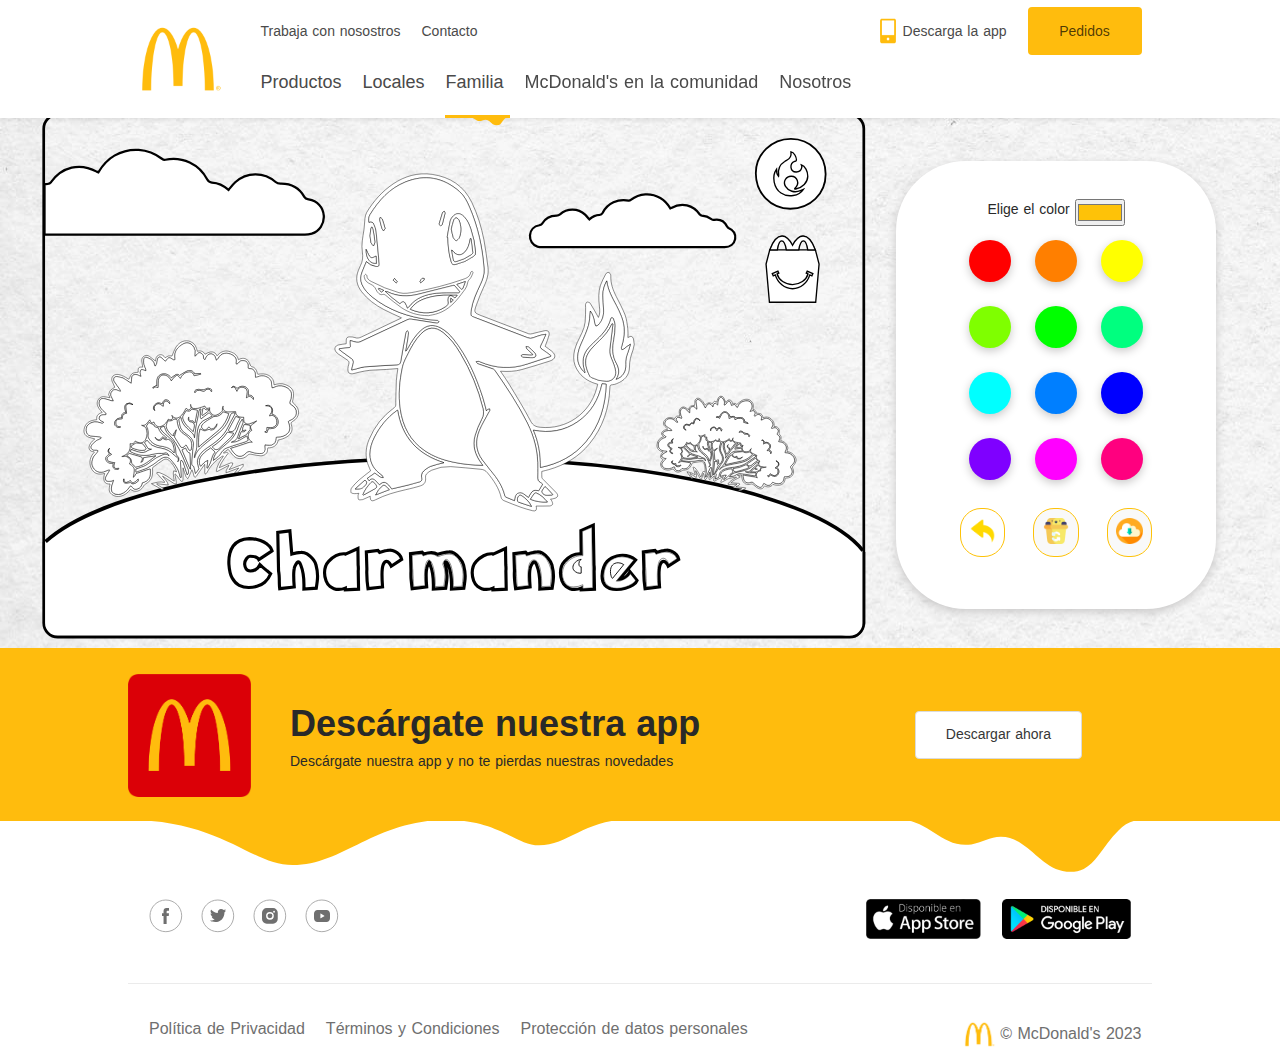
<file: html/charmander.html>
<!DOCTYPE html>
<html lang="en">

<head>
    <meta charset="UTF-8">
    <meta http-equiv="X-UA-Compatible" content="IE=edge">
    <meta name="viewport" content="width=device-width, initial-scale=1.0">
    <title>McDonald's Pokemon</title>
    <link rel="stylesheet" href="../css/style.css">
    <!-- <link rel="stylesheet" href="../css/styles.css"> -->
    <link rel="stylesheet" href="../css/3.css">

    <!-- Favicon -->
    <link rel="icon" type="image/vnd.microsoft.icon" href="../img/favicon.ico">

    <!-- Animate.css -->
    <link rel="stylesheet" href="https://cdnjs.cloudflare.com/ajax/libs/animate.css/4.1.1/animate.min.css" />

</head>

<body>
    <header>
        <nav role="navigation" aria-label="main navigation" class="navbar mcd-navbar-header mcd-container">
            <div class="navbar-brand">
                <a href="../index.html" class="navbar-item nuxt-link-active">
                    <img src="../assets/mcdonalds-logo-footer-bg-white.png" alt="Mc-Donalds App"
                        class="navbar-brand__logo">
                </a>
                <a role="button" aria-label="menu" aria-expanded="false" class="navbar-burger burger">
                    <span aria-hidden="true"></span>
                    <span aria-hidden="true"></span>
                    <span aria-hidden="true"></span>
                </a>
                <a href="/" target="_self" role="button"
                    class="mcd-link-resolver mcd-link-page button is-primary is-hidden-desktop">Pedidos</a>
            </div>
            <div class="navbar-menu__container">
                <div class="navbar-menu navbar-menu--utility">
                    <div class="navbar-start mcd-navbar-menu--utility">
                        <a href="/" class="mcd-link-resolver mcd-link-page navbar-item" target="_self">Trabaja con
                            nosostros</a>
                        <a href="/" class="mcd-link-resolver mcd-link-page navbar-item" target="_self"
                            title="Contacto">Contacto</a>
                    </div>
                    <div class="navbar-end mcd-navbar-menu--actions">
                        <a href="" target="_self" class="mcd-link-resolver mcd-link-page navbar-item">
                            <figure itemscope="itemscope" itemtype="http://schema.org/ImageObject"
                                class="mcd-media-image">
                                <img src="../assets/MCD_Descarga_la_app_406b004273.png"
                                    alt="McDonald's - Descarga la app" loading="lazy">
                            </figure>
                            Descarga la app
                        </a>
                        <div class="navbar-item is-hidden-touch">
                            <a href="/pedidos" target="_self"
                                class="mcd-link-resolver mcd-link-page button is-primary">Pedidos</a>
                        </div>
                    </div>
                </div>
                <span class="mcd-divider is-hidden-desktop"></span>
                <div class="navbar-menu navbar-menu--main">
                    <div class="navbar-start mcd-navbar-menu--main">
                        <div class="navbar-item is-hoverable has-dropdown mcd-dropdown-item">
                            <a class="navbar-item header-submenu-item is-hidden-desktop">
                                Productos
                                <span class="mcd-expanded-collapsed">
                                    <svg xmlns="http://www.w3.org/2000/svg" width="14" height="14" viewBox="0 0 14 14"
                                        class="mcd-svg-more">
                                        <path fill="#292929"
                                            d="M7.076.925c-.367 0-.665.298-.665.665v4.821H1.59c-.367 0-.665.298-.665.665 0 .367.298.665.665.665h4.821v4.82c0 .368.298.666.665.666.367 0 .665-.298.665-.665V7.74h4.82c.368 0 .666-.298.666-.665 0-.367-.298-.665-.665-.665H7.74V1.59c0-.367-.298-.665-.665-.665z">
                                        </path>
                                    </svg>
                                </span>
                            </a>
                            <a href="/productos"
                                class="mcd-link-resolver mcd-link-page navbar-item header-submenu-item is-hidden-touch"
                                target="_self">Productos</a>
                        </div>
                        <a href="/locales" class="mcd-link-resolver mcd-link-page navbar-item header-submenu-item"
                            target="_self">Locales</a>
                        <div class="navbar-item is-hoverable has-dropdown mcd-dropdown-item">
                            <a class="navbar-item header-submenu-item is-hidden-desktop">
                                Familia
                                <span class="mcd-expanded-collapsed">
                                    <svg xmlns="http://www.w3.org/2000/svg" width="14" height="14" viewBox="0 0 14 14"
                                        class="mcd-svg-more">
                                        <path fill="#292929"
                                            d="M7.076.925c-.367 0-.665.298-.665.665v4.821H1.59c-.367 0-.665.298-.665.665 0 .367.298.665.665.665h4.821v4.82c0 .368.298.666.665.666.367 0 .665-.298.665-.665V7.74h4.82c.368 0 .666-.298.666-.665 0-.367-.298-.665-.665-.665H7.74V1.59c0-.367-.298-.665-.665-.665z">
                                        </path>
                                    </svg>
                                </span>
                            </a>
                            <a href="/familia"
                                class="mcd-link-resolver mcd-link-page navbar-item header-submenu-item is-hidden-touch nuxt-link-active"
                                target="_self">Familia</a>
                        </div>
                        <div class="navbar-item is-hoverable has-dropdown mcd-dropdown-item">
                            <a class="navbar-item header-submenu-item is-hidden-desktop">
                                McDonald's en la comunidad
                                <span class="mcd-expanded-collapsed">
                                    <svg xmlns="http://www.w3.org/2000/svg" width="14" height="14" viewBox="0 0 14 14"
                                        class="mcd-svg-more">
                                        <path fill="#292929"
                                            d="M7.076.925c-.367 0-.665.298-.665.665v4.821H1.59c-.367 0-.665.298-.665.665 0 .367.298.665.665.665h4.821v4.82c0 .368.298.666.665.666.367 0 .665-.298.665-.665V7.74h4.82c.368 0 .666-.298.666-.665 0-.367-.298-.665-.665-.665H7.74V1.59c0-.367-.298-.665-.665-.665z">
                                        </path>
                                    </svg>
                                </span>
                            </a>
                            <a href="/comunidad"
                                class="mcd-link-resolver mcd-link-page navbar-item header-submenu-item is-hidden-touch"
                                target="_self">McDonald's en la comunidad</a>
                        </div>
                        <div class="navbar-item is-hoverable has-dropdown mcd-dropdown-item">
                            <a class="navbar-item header-submenu-item is-hidden-desktop">
                                Nosotros
                                <span class="mcd-expanded-collapsed">
                                    <svg xmlns="http://www.w3.org/2000/svg" width="14" height="14" viewBox="0 0 14 14"
                                        class="mcd-svg-more">
                                        <path fill="#292929"
                                            d="M7.076.925c-.367 0-.665.298-.665.665v4.821H1.59c-.367 0-.665.298-.665.665 0 .367.298.665.665.665h4.821v4.82c0 .368.298.666.665.666.367 0 .665-.298.665-.665V7.74h4.82c.368 0 .666-.298.666-.665 0-.367-.298-.665-.665-.665H7.74V1.59c0-.367-.298-.665-.665-.665z">
                                        </path>
                                    </svg>
                                </span>
                            </a>
                            <a href="/nosotros"
                                class="mcd-link-resolver mcd-link-page navbar-item header-submenu-item is-hidden-touch"
                                target="_self">Nosotros</a>
                        </div>
                    </div>
                </div>
            </div>
        </nav>
    </header>
    <main>
        <section class="middle">

            <section class="section1">
                <div class="pikachu">
                    <svg id="Capa_1" data-name="Capa 1" xmlns="http://www.w3.org/2000/svg" viewBox="0 0 1850.4 1187.7">
                        <defs>
                            <style>
                                .cls-1,
                                .cls-2,
                                .cls-8,
                                .cls-9 {
                                    fill: #fff;
                                }

                                .cls-1 {
                                    opacity: 0.1;
                                }

                                .cls-10,
                                .cls-11,
                                .cls-3,
                                .cls-4,
                                .cls-5,
                                .cls-6 {
                                    fill: none;
                                }

                                .cls-3,
                                .cls-4 {
                                    stroke: #000;
                                }

                                .cls-10,
                                .cls-11,
                                .cls-3,
                                .cls-4,
                                .cls-6,
                                .cls-7,
                                .cls-8,
                                .cls-9 {
                                    stroke-miterlimit: 10;
                                }

                                .cls-3 {
                                    stroke-width: 6px;
                                }

                                .cls-4 {
                                    stroke-width: 8px;
                                }

                                .cls-6,
                                .cls-7 {
                                    stroke: #1e1e1c;
                                }

                                .cls-6 {
                                    stroke-width: 7px;
                                }

                                .cls-7 {
                                    fill: #010101;
                                    stroke-width: 2px;
                                }

                                .cls-11,
                                .cls-8,
                                .cls-9 {
                                    stroke: #010101;
                                }

                                .cls-8 {
                                    stroke-width: 4px;
                                }

                                .cls-11,
                                .cls-9 {
                                    stroke-width: 3px;
                                }

                                .cls-10 {
                                    stroke: #1d1d1b;
                                    stroke-width: 5px;
                                }

                                .cls-12 {
                                    fill: #1e1e1c;
                                }
                            </style>
                        </defs>
                        <rect class="cls-1" x="11.7" y="14.6" width="1824" height="1162.2" rx="31.4" />
                        <path class="cls-2"
                            d="M11,965S317.1,706.3,1262.8,797.1c0,0,441.1,35.9,577,190.8v158.8s-8.4,33.6-30.5,30.5l-22.2-3.1H38.5s-10.7,8.1-25.2-22.9Z" />
                        <rect class="cls-3" x="12.7" y="14.6" width="1824" height="1162.2" rx="31.4" />
                        <path class="cls-4"
                            d="M1834.7,984.3C1741.7,866.8,1365.9,779,916.5,779c-423.9,0-782.2,78.1-899.6,185.5" />
                        <rect class="cls-5" x="13.7" y="765" width="1822" height="302.07" />
                        <g id="cUtrgw">
                            <path
                                d="M534.2,738.3c-1.8,12.9-12.1,18.1-22.9,17.6-.3,1-1,2.2-.8,3.2,1.2,9.6-8.5,14.7-14.9,14.5s-13.2-1.8-19.7-3.2c-3.9-.9-7.2-.6-10.1,2.3-9.4,9.3-23.8,10.1-32.8-1.1l-10-12.5L412.2,767c3.9,2.3,7.3-4.4,10.6,1.1-7.4,10-15.6,19.9-19.6,31.8,8.3-3.5,16.8-7.2,25.4-10.6,1.3-.5,3.1.2,4.7.3-.4,1.5-.4,3.3-1.2,4.5-2,3.2-4.4,6.2-7.2,10.2L456.5,792c-.2,2.4.2,4.5-.6,5.2-5.8,4.8-8.3,13.7-18.7,14.5l9.3-11-28.4,10.7c-.5-7.4,4.8-10.9,6.5-16.7l-27,14.3-1.2-1c1.4-12.8,8.8-23,16-33.8h-1.6l-1.6.8a85.5,85.5,0,0,0-33.9,36.8c-.6,1.1-2,1.7-3.1,2.5-.5-1.2-1.5-2.4-1.4-3.5.1-5.9.6-11.8,0-18.3l-16.5,23.2a37.3,37.3,0,0,1-2.5,3.9c-.8.9-2,1.9-2.8,1.8s-1.8-1.6-2.1-2.6c-1.2-4.7-2.2-9.3-4.5-14.4-2.2,5.2-4.4,10.4-6.7,15.5a40.4,40.4,0,0,1-2.6,4.5c-1.3-1.5-3.3-2.7-3.9-4.4-2.4-6.1-4.3-12.4-6.7-19.7.1,9.5.2,17.8,0,26.1,0,1.6-1.2,3.1-1.9,4.7-1.3-.9-2.9-1.6-3.9-2.8-3.3-4.1-6.4-8.5-9.6-12.7a10,10,0,0,0-1.4-1.5l-1.3.4c1,5.1,2.2,10.2,3,15.4a39.6,39.6,0,0,1,.1,6.9c-2.2-.8-4.6-1.3-6.5-2.6-8-5.2-15.9-10.6-24.1-15.6,4.1,6.8,11.5,11.6,12.9,19.9l-25.5-2.9-.3,1.2,16.1,10.4a2.9,2.9,0,0,0-.2.9c-1.5.1-3.4.8-4.6.2-7.6-4-15.2-8.3-23.1-12.7,9.7-2.6,19.1-5.6,29.2-2.8l.6-1c-5.9-6.5-11.8-13-17.8-19.4l.2-1.5c1.8,0,3.8-.5,5.4,0,10.7,3.6,20.1,9.6,29,16.5a38.1,38.1,0,0,0,4.3,2.5c-.8-5.9-1.8-10.9-2.2-16-.2-2.3.6-4.7,1-7l6.4,2.3c-4-9.5-8.6-18.7-17.1-25.6-3.8-3.1-8.1-3.7-11.8-1.4-8.3,5.2-16.2,11.3-24.1,17.2-.7.5-.7,2.3-.6,3.5.7,9.2.3,18.3-5.6,25.8-2.6,3.3-6.8,5.2-10.2,7.9-1.3,1-3,2-3.6,3.3-4.7,10-14.9,15.1-23.9,11.5a55.7,55.7,0,0,1-5.8-3.1c-5.4,6.8-12,12.8-21.1,15-7.3,1.8-14.3.8-20.4-3.9s-6.4-9.8-5.3-16.1c.4-2.4,1-4.7,1.5-7.2-12.1,1.7-17.3-7.9-11.9-23.4-14.1,4-25.3.7-30.7-13.4-4.8-12.6-1.4-24,7.7-33.8-.3-.3-.4-.7-.5-.7-4.4-.7-9.1-1.2-10.9-6.1s1.1-10.8,4.5-15.1,5.2-5,7.9-7.5c-4.6-1.3-9.1-2.3-13.5-3.9-9.4-3.4-12.5-11-9.7-20.5,4.1-13.8,14.9-17.2,27.5-18.4-.9-8.6,1.8-12.7,12.1-16.2-4.8-5.4-9.6-10.5-11-18.1s4.8-17.4,14.1-17c4.6.3,9.2,1.5,14.2,2.4a12,12,0,0,1-.5-14.5c2.6-3.8,7.4-6,11.2-8.8l-5.9-13.4c-3.5-8.3,3.5-17.1,14.6-14.9,7.7,1.6,14.3,5.3,20.7,9.5a11.8,11.8,0,0,0,1.9,1c2.5-4.4,3.9-9.6,7.3-12.3s8.7-2.4,13.4-3.4c-.3-10.7.7-11.8,10.2-11.3-.7-4.5-1.7-9-2.1-13.6s1.1-8.5,5.2-10.9,8.1-1.9,11.7.6,8.8,6.9,13.3,10.5c1.4-4.8.7-11.1,7.7-13.5s10.6,1.4,14.1,6.2c2.6-1.5,4.9-3.5,7.5-4.2s5.7.2,7.6.3c3-6.9,5.1-14.2,9.1-20.3,7.3-11,20-17.3,32.8-11.5,9,4,12.4,11.9,14.6,21.3,7-2.4,13-.3,17.1,6.5,12.5-8,21.8-6.9,26.6,3.5,7-8.1,15.4-12.7,26.2-10s18.5,7.4,21.4,18.6c7.9-4.4,15.5-4.5,21.8,2.5,2.2,2.4,2.9,6.2,4.5,9.2.6,1.3,1.6,3.3,2.7,3.5,7.8,1.6,11.1,6.9,12.7,14a9,9,0,0,0,.6,2.2,3.7,3.7,0,0,0,.7,1c8.3-1.2,17-1.9,24.7,2.7s11.7,11.5,11.4,20.8c8.7-2.5,16.7-3.9,25.1-.6,16.2,6.3,20.8,14.3,17.4,31.3a19.8,19.8,0,0,1-.8,3.5c-1.1,3.4-.4,5.4,2.8,7.9,14.7,11.7,13.6,29.5-3.2,39.5-3.1,1.8-3.8,3.2-2.9,6.4,1.6,5.1,2.6,10.4.8,15.7-3.2,9.2-11.2,12.8-19.2,16.2C541.7,737.1,538.1,737.4,534.2,738.3ZM371.5,559.8c-3.5-2-3.4-2-3.4-6s-2.7-7.3-6.5-9-6,.6-8,3.5c-.9,1.3-2.4,2.1-4.7,3.9a40.7,40.7,0,0,1,0-5.1,20.2,20.2,0,0,0-2.3-15c-5.2-8.9-14.5-12.3-23.2-7.6-13.4,7.3-21.3,17.1-18.6,33.2a2.9,2.9,0,0,1-1,2.7,3.2,3.2,0,0,1-2.8-.4c-9.2-6.5-10.6-6.3-16.8,2.7-.2.3-.7.5-1,.8-3.2-3-6-6.1-9.4-8.6a4.8,4.8,0,0,0-7.7,2.6c-1,3.3-1,6.9-1.9,10.2s-2,4.1-3.1,6.1l-1.4-.4c-.9-10-7.7-14.7-16-18-5.2-2.2-7.8-.3-8.6,5.5s1.8,13.3,4.5,19.6a13.4,13.4,0,0,1,.6,4,28,28,0,0,0-4.1-1.3c-2.3-.6-5.4-2.1-6.7-1.2s-1.9,4.4-2,6.8.9,4.7,1.8,8.3c-2.8-1.3-4.4-1.9-5.9-2.7-6.5-3.2-12.8-1.7-14.5,3.9-.9,3-.7,6.3-1,9.4-.1,1.3-.2,2.5-.4,4.6a74.6,74.6,0,0,1-7.2-4.8,42.3,42.3,0,0,0-24.5-10.2c-2.1-.1-5.5,1-6.3,2.6s-1.3,5.7-.1,7.7c3.9,6.4,8.7,12.3,13,18.5.8,1.1.9,2.6,1.3,4a10.7,10.7,0,0,1-4.8-1.6c-5.6-2.8-10.6-2.7-13.6.8s-4.9,8.3-1.8,13.3a97.8,97.8,0,0,1,4.3,9,36.9,36.9,0,0,1-5.1-.7c-4.8-1.4-9.5-3.3-14.4-4.3-8.5-1.6-11.9,1.5-12.1,10.1-.2,6.9,4.2,11.4,8.3,16,1.9,2.2,4.4,3.8,6.5,5.8a3.5,3.5,0,0,1,.8,2.7c-.2.6-1.6.9-2.5,1s-4.9,0-7.3.6a7,7,0,0,0-5.8,6.7c-.4,3.8,2.2,5.3,5,6.6s3.4,1.8,5.1,2.7c-2.6,4.6-5.4,1.9-7.9,1.1-8.4-2.7-16.3-2.7-24,2.3-5.5,3.6-7.2,8.9-7,14.9s3.4,11.1,9.8,12.2,13.5,1.3,20.2,2.1c1.4.2,2.6,1.3,3.9,1.9-.9.9-1.6,2.2-2.7,2.5a33.4,33.4,0,0,0-15.5,10c-2.9,3.3-6.6,6.7-4.5,11.2s7,4,11.3,3.8c1.3,0,2.6,1,3.9,1.5a24.2,24.2,0,0,1-1.8,3.6c-3.2,4.1-7.5,7.7-9.4,12.3s-3.4,11.5-1.9,16.4c4.3,13.8,17,19.2,30.2,12.9a62.8,62.8,0,0,1,7.6-2.9l1.3,1.2c-1.1,1.7-2.2,3.3-3.1,4.9-2.1,3.6-4.7,7.1-6.1,10.9s-.8,7.1,2.8,8.3,6,.4,9.1.1c1.5-.1,2.9-1,5.9-2.1-1.2,3.8-1.9,6.2-2.8,8.4-2.2,5.7-3.8,11.6-.7,17.3s13.1,7.6,19.4,5.1c7.9-3.1,14.5-7.7,18.8-15.2,2.3-4.2,3.8-4.1,6.5-.1s6,5.4,10.6,4.2c7.3-1.8,10.8-6.9,11.7-13.9,15.1-4.3,19.5-12,17.8-30.7a20,20,0,0,0-2.6.5c-8,2.7-15.8,5.6-23.8,8.1-3.2,1-6.4,1-7.2,5.6-.3,1.8-3.1,3.3-4.1,4.4.7-5.5,1.9-11.1,2-16.9s-5.5-10-10.6-12.9c3.8-8.2,3.1-10.4-4.3-15.1-2.4-1.6-4.6-2.7-7.7-1.6-1.5.5-3.3.1-5,.1,15.1-5.6,19.6-12.8,18.3-28.7,2.4-.1,5.1.7,7-.3s3.2-3.7,4.9-5.7a24.8,24.8,0,0,0,2.9,1.7c8.3,4.3,16.5,1.8,20-5.3s3.6-17.2.4-25.8c-.5-1.2-2.6-1.9-4-2.7s-3.8-1.9-5.6-2.8c10.1,1.8,13.2-6.5,18.5-12.2,1.9,4.2,2.9,10.2,9.1,4.7,3.4,9.7,10.1,13,18.5,8.8,6.3-3.1,10.2-8.6,13.4-14.8,3.9,1.7,7.5,1.9,10-2-.8-2.5-1.5-4.6-2.1-6.8,4.7,7.2,11.3,8.4,18,3.3s9.6-11,12.8-17.6c.4-.8,1-1.5.8-1.2,2.6,1.5,4.9,3.9,6.2,3.4,3-1.1,6.2-3.1,4.4-7.6-.5-1.4-.2-3-.3-4.6.5,4.2,1.3,8.2,6.1,9.1a27.5,27.5,0,0,0,9.9-.3c5.5-1.4,10.8-3.5,15.6-5.1,1.3,1.7,2.3,4.6,4,5.2s4.6-.8,7-1.4c-.1,1.2-.3,2.6-.4,4.1-.3,5,6.3,14.3,13.9,12.6,3.5-.7,6.9-3.1,9.9-5.3s5.6-4,4.5-8.5c-.5-2,1.2-4.5,1.8-6.7-.7,9.2,2.9,13.2,12.6,13.1,4.9,0,9.9-.4,15.2-.6.7,11.4,9,12.7,18,12.4.2,3.6-.1,6.8.8,9.6,1.4,4.4,6.8,6.7,12.3,5s10.8-4.2,16.1-6.4a65.8,65.8,0,0,1-10.1,8c-4.3,2.9-5.1,6.6-2.1,10.7a13.4,13.4,0,0,1,1.2,2.4c-5.8,2.7-8.1,7.7-8.2,13.3s4.7,9.8,9.2,13.2c-2.6.1-5.1-.3-7.3.4-8.1,2.6-16.2,5.6-24.3,8.2-5.3,1.8-10.7,3.3-16.7,5.1,2.4,3.3,4.3,6.4,6.6,9.2,8.8,11,19,11,28.3.5a9.3,9.3,0,0,1,6.8-2.8c4,.4,7.8,2.5,11.8,3.2s10.3,1.7,15.3,1.1,8.7-6.4,7.2-14.2c-.4-1.6.2-3.4.4-5.1a35.5,35.5,0,0,0,4.7.6c3.4.1,7,.8,10-.1,6.9-2.1,9.5-7.8,9.7-14.5.1-3,1-3.3,3.8-3.3a33.8,33.8,0,0,0,11.4-1.6c16.1-6.1,17.8-16.5,13.1-29.5-1.3-3.4-1.2-4.1,2.1-5.5,7.5-3,14.1-7.5,14.8-16.4s-3.9-14.5-11.1-18.4c-3.9-2.2-4.1-5-2.6-8.5a23.9,23.9,0,0,0,1.9-5.7c.8-5.2,2.2-10.2-.6-15.5-5.7-10.8-23.9-16.7-37.2-9.1-1.2.7-3,.6-4.5.9-.2-1.6-.4-3.2-.7-4.8-.5-3.6,0-7.8-1.7-10.8-5.3-10.1-18.6-13.8-29.1-8.9-1.4.7-3.1.8-5.2,1.3-.1-2.4-.3-4.2-.3-6.1-.1-7.8-4.6-13.5-11.8-13.3-4.3.1-4.7-1.4-4.4-4.9.8-7.9-3.2-12.4-11.1-13.1-5-.5-8.1,2.2-10.9,6-.8,1-2.8,1.2-4.2,1.7s-.9-1.9-.7-2.7c2.1-8.5-1.5-14.1-8.9-18-10.4-5.4-24.2-5.3-30.6,8.2-.7,1.5-2.6,2.5-4.4,4.1-1.8-6.8-3.1-13.1-10.2-14C377.5,546,374.3,552.8,371.5,559.8ZM218,810c2.4-.9,4.1-1.8,6-2.3a99.5,99.5,0,0,0,33.3-15.5c5.6-4,10.7-8.6,16.4-12.3,7.9-5.1,15.5-4.2,21,1.8,9.5,10.3,18.2,21,20.4,35.5.2,1.7,1.3,3.2,2.2,5.1.8-.9,1.1-1.2,1.1-1.4-.5-11.1-1.1-22.2-1.5-33.2-.1-1.5.8-3,1.2-4.5,1.3.9,3.1,1.6,3.8,2.8a56,56,0,0,1,3,8.1c2.4,7.1,4.7,14.3,7.1,21.7,5.5-6.7,1.5-12.4-.8-17.9-5.5-13.2-11.1-26.4-17.4-39.2A149.5,149.5,0,0,0,300,736.5c-4.1-5.6-10-9.9-14-15.5-2.7-3.8-3.7-8.9-5.4-13.3l-8.8,3.7c2.8,6.5,7.7,11.1,13.1,15.4s11.1,9.2,15.4,14.7c5.9,7.6,5.8,17.2,6.8,26.3a10.4,10.4,0,0,0,3.2,6.4,8.4,8.4,0,0,1,.3,13.1c2.3-7.3,2-8.1-4.3-12.3a30.8,30.8,0,0,1-2.7-2.4c-8.3-8.2-17.5-14.3-29.6-15.9a58.6,58.6,0,0,1-19.9-6.3c-4.6-2.4-7.8-7.6-11.7-11.5l-5.1,5.6,7.5,12.6,8,1.7c-3.3,1.3-6.4,1.7-8.6,3.3-6.4,4.9-13.3,4.9-20.5,3-5.6-1.5-11.1-3.8-16.8-5.8l-1.2,5c15.5,7.9,31.6,10.9,48.7,6a71.6,71.6,0,0,1,13.1-2.1c4.7-.4,9.2,1.3,14.2-1s7.8,1.1,9.9,6.6c-4.7-4.5-9-4.1-13.9-2.4A87.1,87.1,0,0,0,250.6,787a64.4,64.4,0,0,1-13.1,8.9c-6.3,2.9-13.1,4.9-19.7,7.3C217.8,805.1,217.9,807.2,218,810Zm130.8-32.3-1.2-.2c.6-3.7.5-7.8,2.1-10.9a26.5,26.5,0,0,0,3.3-12.2c.3-11.2-.1-22.5,1.1-33.6,1.4-13,6.9-23.8,20.4-28.9,4.5-1.7,8.6-4.7,13.1-7.2l-7.2-6.7-17.6,13.5c-.6-1.1-1.8-2.2-1.9-3.5a34.7,34.7,0,0,1,0-7.2c.4-3.7.9-7.4,1.4-11l-2.1-.5c-3.6,6.2-2.9,13.8-4.8,20.5a216.1,216.1,0,0,0-4.4,22.4c-1.2,7.2-2,14.4-2.9,21.6-.7-7.3-5.8-11.6-10.6-15.8-9.1-7.9-17.9-15.9-19.6-29.7-2,1.8-4.6,3.3-4.5,4.3.9,6.3,1.8,12.8,3.9,18.7,2.9,8.3,11.1,11.9,17.4,17.1s10.8,9.5,11.2,17-1.3,12.6-1.9,19c-.7,8.4-1.4,16.9-1.8,25.4-.1,2,.6,5.5,1.8,5.9,3.6,1.3,3.1,4.3,3.8,6.7s1.5,6.5,2.4,10.4c2.8-3.7,5.3-6.8,7.4-10.1.4-.6-.4-2.1-.7-3.2-2.1-7.2-4.1-14.2-.7-21.9,4.4-9.9,12.1-16.4,20.6-22.2,18-12.2,35.8-24.4,45.3-45.2,4.4-9.6,10-18.6,15-28,.6-1.1.3-2.7.4-4.1-5.2.1-8.6,1-10,6.7s-4.5,11.6-7.4,17.1c-5.2,9.5-13.2,16.7-21.4,23.6s-17.3,13.1-25.4,20.3C363.1,754.7,351.4,762.8,348.8,777.7Zm32-63.1c-4.1,1.4-7.5,3.4-10.7,3.3s-6.3-2.7-9.5-4.1c-3.7,12.5-3.7,26-3.1,40.1,3.2-2.9,5.7-5.3,8.4-7.5,12.5-10.4,25.3-20.5,37.5-31.3,10.6-9.6,16.7-22.2,20.8-35.2l-11.6-4a32.9,32.9,0,0,1-2.7,2.8c-4.3,3.9-8.9,7.7-14.8,7.3a9.3,9.3,0,0,0-7.3,2.2,41.9,41.9,0,0,1-5,3.1c-4.4,2.8-9.2,5.3-13.3,8.7-2.5,2.1-5.2,5.2-5.7,8.3s2.5,5.4,4.7,6.8,6.4-.3,8.8-2.9l2.8-3.2c2.2,2,3.7,4.5,5.3,4.6,6.9.3,9.2-5.8,13-11.4-.5,6.2-3.3,10.2-7.3,12.5S383.5,717.8,380.8,714.6Zm-139.5-7.3c4,6.7,4.8,14.1,3.7,22a7.7,7.7,0,0,0,1,4.7c5.9,11,15.5,16.3,27.5,18.1s21.6,4.5,29.1,15a46.1,46.1,0,0,0,.1-6.3c-1.1-9-2.9-17.7-11.3-23.1-.8-.5-2.2-1.2-2.6-.9-4.6,3.6-7.7-.6-11.5-2-2.1,3.5-4.9,6-9.4,4.7s-6.7-2.7-7.5-7.5c6.3,8.1,10.8,7.7,16.7-1.1a31.7,31.7,0,0,0,4.9,3.2c1.1.5,2.6.2,3.9.2a15.8,15.8,0,0,0-2.2-2.9c-7-5.4-14.1-10.8-16.1-20.1-5-1-9.7-2-10.2-6.5l-10.7-5.2Zm62.3,24.2c4.7,7.6,9.3,15.2,14.3,22.6.7,1.1,3.4,1.5,5,1.1s2.2-2.4,3.4-3.5a36.5,36.5,0,0,1,3.1-2.4l2.2,3.2c1.6,2.9,2.9,5.9,4.9,8.6.3.5,4-.2,4.1-.7,1.7-9.3,2.8-18.7-4.8-26.2a75.3,75.3,0,0,0-12.2-9.5c-10-6.7-12.6-16.8-14.1-27.7-.2-1.5-.5-3.9-1.3-4.2s-5-1.1-6.3,0c-3.9,3-7.9,4.2-12.6,3-1,2.4-1.9,4.5-2.7,6.6s-1.6,3.8-1.3,5.6c1.1,7.8,6,13.4,11.6,18.5,1.2,1.1,3.3,1.4,4.9,2.1v-4.9l.9.6,4.4-8.7,1,.2Zm160.8-1.8c-11.1,5.4-20.4,14.9-34.7,13.8a32,32,0,0,1,4-2.1c5.2-1.6,8.4-4.6,10.2-10.2a229.5,229.5,0,0,1,11-28.5c1.8-3.9.9-6.8-.7-10.3-2.8,4.4-5.9,8.8-7.4,13.6-4.3,13.7-10.3,26.1-21.3,35.7-7.9,6.7-15.8,13.4-23.6,20.2s-10.8,12.4-11.7,21.7c3.7-2.9,7.1-5.2,10.1-7.9a27.9,27.9,0,0,0,5.5-6.4c3.2-5.7,7.4-10.7,13.5-13.1,8.8-3.4,17.9-6.2,26.9-9.1,4.6-1.5,9.4-2.7,14-4.3a43,43,0,0,0,7.1-3.7ZM347.2,700.2h1.9c1.8-9.4,3.6-18.8,5.4-27.9L342,669.8c-3.7,5.1-6.5,5.9-12.1,3.4-2.1,3.3-4.5,6.5-6.3,9.9s-2,4.6-1.5,6.6c3.2,13.4,14.1,20.8,23.1,29.9,1-4.7,1.8-8.9,2.6-13,.5-2.6-3.6-8-6-7.9-6.5,0-9.6-5.7-6.4-11.6-.2,7.6,1.2,8.9,9.4,8.5ZM217,798.6c17.8-2.3,30.9-14.5,44.8-24.8l-27,4.1c-1.3,8.5-1.9,9.4-6.3,10.2a50.2,50.2,0,0,0,2.6-4.6c1.7-3.8.8-6.7-2-7.5-8.6-2.4-17.2-5-26.1-7.6l-5.5,4.7c2.9,2.2,6.9,3.9,8.8,6.9s1.6,7.2,2.2,10.3Zm167-42.4c-2.9,2-6.4,4.2-9.5,6.7a90.4,90.4,0,0,0-9,8.5c-7.1,7.5-8.6,18.1-3.7,25.4,4.6-4.5,8.2-10.4,16-13.3l-1.9,17.1,1,.4c2.2-4,4.8-7.8,6.4-12,3.1-8.5,4.1-18.1,10.6-23.9Zm4.1-2.9c3.9,6.8,9.5,8.4,14.4,4,8.9-8,17.6-16.3,26.2-24.7,2.6-2.7,4.4-6.4,6.3-9.1L421.4,721C413.2,733.8,401.6,744.6,388.1,753.3ZM440,686.1c-5.2,9.7-10.7,19.6-15.9,29.6-.4.8.6,3.4,1.3,3.5,2.3.5,4.9.8,6.9.1,5.6-2.1,7-7.3,8.9-12.4s5.6-11.4,8.3-16.9Zm6.2,49.5c5.4-2.9,9.7-5.7,14.3-7.5s6.4-8.6,10.8-11.8c.3-.2.2-.8.3-1.3,0-3.3.1-6.6.1-9.1l-12.9-2.1a63.7,63.7,0,0,0-2.9,6.7,55.4,55.4,0,0,0-1.2,7.1l7.4-1.6c.3-.1.5.1.9.3-2.8,3.6-5.9,5.7-10.8,3.4Zm-228.4,9.6-10.2,6.5c-.5,2.5.7,4.6,4.3,5.3,1.3.2,2.5,1.2,3.8,1.5,6.9,1.6,13.8,4.4,21,2.4,2.9-.8,4.8-2.5,2.4-5.7s-3.8-5.2-5.9-7.6a4.4,4.4,0,0,0-3-1.3C226.1,745.8,222,745.6,217.8,745.2Zm102.6,15.2L338.3,803h1.1c-.5-11.7-1.1-23.3-1.7-35.5-5.4-.7-7.2-6.3-9.5-11.1Zm44.3-77.3,1.4.6c4.3-4.6,11.3-6,14.8-12.9-4.8,1.1-8.6,1.6-10.8-2.9-.2-.4-3.3.1-3.4.6C365.8,673.3,365.3,678.2,364.7,683.1Z" />
                            <path class="cls-2"
                                d="M371.5,559.8c2.8-7,6-13.8,14.7-12.7,7.1.9,8.4,7.2,10.2,14,1.8-1.6,3.7-2.6,4.4-4.1,6.4-13.5,20.2-13.6,30.6-8.2,7.4,3.9,11,9.5,8.9,18-.2.8.5,1.8.7,2.7s3.4-.7,4.2-1.7c2.8-3.8,5.9-6.5,10.9-6,7.9.7,11.9,5.2,11.1,13.1-.3,3.5.1,5,4.4,4.9,7.2-.2,11.7,5.5,11.8,13.3,0,1.9.2,3.7.3,6.1,2.1-.5,3.8-.6,5.2-1.3,10.5-4.9,23.8-1.2,29.1,8.9,1.7,3,1.2,7.2,1.7,10.8.3,1.6.5,3.2.7,4.8,1.5-.3,3.3-.2,4.5-.9,13.3-7.6,31.5-1.7,37.2,9.1,2.8,5.3,1.4,10.3.6,15.5a23.9,23.9,0,0,1-1.9,5.7c-1.5,3.5-1.3,6.3,2.6,8.5,7.2,3.9,11.6,10,11.1,18.4s-7.3,13.4-14.8,16.4c-3.3,1.4-3.4,2.1-2.1,5.5,4.7,13,3,23.4-13.1,29.5a33.8,33.8,0,0,1-11.4,1.6c-2.8,0-3.7.3-3.8,3.3-.2,6.7-2.8,12.4-9.7,14.5-3,.9-6.6.2-10,.1a35.5,35.5,0,0,1-4.7-.6c-.2,1.7-.8,3.5-.4,5.1,1.5,7.8-.8,13.5-7.2,14.2s-10.2-.3-15.3-1.1-7.8-2.8-11.8-3.2a9.3,9.3,0,0,0-6.8,2.8c-9.3,10.5-19.5,10.5-28.3-.5-2.3-2.8-4.2-5.9-6.6-9.2,6-1.8,11.4-3.3,16.7-5.1,8.1-2.6,16.2-5.6,24.3-8.2,2.2-.7,4.7-.3,7.3-.4-4.5-3.4-9.3-7-9.2-13.2s2.4-10.6,8.2-13.3a13.4,13.4,0,0,0-1.2-2.4c-3-4.1-2.2-7.8,2.1-10.7a65.8,65.8,0,0,0,10.1-8c-5.3,2.2-10.6,4.8-16.1,6.4s-10.9-.6-12.3-5c-.9-2.8-.6-6-.8-9.6-9,.3-17.3-1-18-12.4-5.3.2-10.3.6-15.2.6-9.7.1-13.3-3.9-12.6-13.1-.6,2.2-2.3,4.7-1.8,6.7,1.1,4.5-1.8,6.6-4.5,8.5s-6.4,4.6-9.9,5.3c-7.6,1.7-14.2-7.6-13.9-12.6.1-1.5.3-2.9.4-4.1-2.4.6-5.1,2-7,1.4s-2.7-3.5-4-5.2c-4.8,1.6-10.1,3.7-15.6,5.1a27.5,27.5,0,0,1-9.9.3c-4.8-.9-5.6-4.9-6.1-9.1.1,1.6-.2,3.2.3,4.6,1.8,4.5-1.4,6.5-4.4,7.6-1.3.5-3.6-1.9-6.2-3.4.2-.3-.4.4-.8,1.2-3.2,6.6-6.8,13-12.8,17.6s-13.3,3.9-18-3.3c.6,2.2,1.3,4.3,2.1,6.8-2.5,3.9-6.1,3.7-10,2-3.2,6.2-7.1,11.7-13.4,14.8-8.4,4.2-15.1.9-18.5-8.8-6.2,5.5-7.2-.5-9.1-4.7-5.3,5.7-8.4,14-18.5,12.2,1.8.9,3.8,1.8,5.6,2.8s3.5,1.5,4,2.7c3.2,8.6,3.8,17.3-.4,25.8s-11.7,9.6-20,5.3a24.8,24.8,0,0,1-2.9-1.7c-1.7,2-2.9,4.7-4.9,5.7s-4.6.2-7,.3c1.3,15.9-3.2,23.1-18.3,28.7,1.7,0,3.5.4,5-.1,3.1-1.1,5.3,0,7.7,1.6,7.4,4.7,8.1,6.9,4.3,15.1,5.1,2.9,10.8,6,10.6,12.9s-1.3,11.4-2,16.9c1-1.1,3.8-2.6,4.1-4.4.8-4.6,4-4.6,7.2-5.6,8-2.5,15.8-5.4,23.8-8.1a20,20,0,0,1,2.6-.5c1.7,18.7-2.7,26.4-17.8,30.7-.9,7-4.4,12.1-11.7,13.9-4.6,1.2-8-.4-10.6-4.2s-4.2-4.1-6.5.1c-4.3,7.5-10.9,12.1-18.8,15.2-6.3,2.5-16.7,0-19.4-5.1s-1.5-11.6.7-17.3c.9-2.2,1.6-4.6,2.8-8.4-3,1.1-4.4,2-5.9,2.1-3.1.3-6.4.9-9.1-.1s-3.9-5.3-2.8-8.3,4-7.3,6.1-10.9c.9-1.6,2-3.2,3.1-4.9l-1.3-1.2a62.8,62.8,0,0,0-7.6,2.9c-13.2,6.3-25.9.9-30.2-12.9-1.5-4.9,0-11.4,1.9-16.4s6.2-8.2,9.4-12.3a24.2,24.2,0,0,0,1.8-3.6c-1.3-.5-2.6-1.5-3.9-1.5-4.3.2-9.2.8-11.3-3.8s1.6-7.9,4.5-11.2a33.4,33.4,0,0,1,15.5-10c1.1-.3,1.8-1.6,2.7-2.5-1.3-.6-2.5-1.7-3.9-1.9-6.7-.8-13.6-.9-20.2-2.1s-9.6-5.9-9.8-12.2,1.5-11.3,7-14.9c7.7-5,15.6-5,24-2.3,2.5.8,5.3,3.5,7.9-1.1-1.7-.9-3.4-1.9-5.1-2.7s-5.4-2.8-5-6.6a7,7,0,0,1,5.8-6.7c2.4-.6,4.9-.4,7.3-.6s2.3-.4,2.5-1a3.5,3.5,0,0,0-.8-2.7c-2.1-2-4.6-3.6-6.5-5.8-4.1-4.6-8.5-9.1-8.3-16,.2-8.6,3.6-11.7,12.1-10.1,4.9,1,9.6,2.9,14.4,4.3a36.9,36.9,0,0,0,5.1.7,97.8,97.8,0,0,0-4.3-9c-3.1-5-1.5-9.4,1.8-13.3s8-3.6,13.6-.8a10.7,10.7,0,0,0,4.8,1.6c-.4-1.4-.5-2.9-1.3-4-4.3-6.2-9.1-12.1-13-18.5-1.2-2-1-5.7.1-7.7s4.2-2.7,6.3-2.6a42.3,42.3,0,0,1,24.5,10.2,74.6,74.6,0,0,0,7.2,4.8c.2-2.1.3-3.3.4-4.6.3-3.1.1-6.4,1-9.4,1.7-5.6,8-7.1,14.5-3.9,1.5.8,3.1,1.4,5.9,2.7-.9-3.6-1.9-6-1.8-8.3s.5-5.6,2-6.8,4.4.6,6.7,1.2a28,28,0,0,1,4.1,1.3,13.4,13.4,0,0,0-.6-4c-2.7-6.3-5.5-12.4-4.5-19.6s3.4-7.7,8.6-5.5c8.3,3.3,15.1,8,16,18l1.4.4c1.1-2,2.5-4,3.1-6.1s.9-6.9,1.9-10.2a4.8,4.8,0,0,1,7.7-2.6c3.4,2.5,6.2,5.6,9.4,8.6.3-.3.8-.5,1-.8,6.2-9,7.6-9.2,16.8-2.7a3.2,3.2,0,0,0,2.8.4,2.9,2.9,0,0,0,1-2.7c-2.7-16.1,5.2-25.9,18.6-33.2,8.7-4.7,18-1.3,23.2,7.6a20.2,20.2,0,0,1,2.3,15,40.7,40.7,0,0,0,0,5.1c2.3-1.8,3.8-2.6,4.7-3.9,2-2.9,4.3-5.1,8-3.5s6.5,4.5,6.5,9S368,557.8,371.5,559.8ZM362,592c0-.2-.3-1.6-.6-1.6l-13.3.8c-2.1-6.4-9.4-9.2-16.2-6.3s-11.2,6.5-17,10c-2.3-2.4-5.7-3.6-9.4-1.3s-5.9,4.5-8.9,6.7a22.6,22.6,0,0,0-2.3-2.6c-4.5-4.4-9.7-7.3-16.1-6.3-9.5,1.5-13.7,7.2-13.8,17.8v9l-1-1-8.1,4.5a11.1,11.1,0,0,1,.7,1.6c3.1-4.4,6.9-3.1,10.9-1.5.2-5.6,0-10.8.6-15.8.9-8.1,6.5-14.9,16.5-11.7,6.5,2.2,10,7,12.6,12.4,2.9-3.6,5.2-7.7,8.6-10.4,5.4-4.3,8.2,1.3,11.4,4.9,4.5-9.3,11.6-14.3,21-14.6,5.5-.1,8.4,4.4,9.6,8.8Zm144.4,70.1c4.5.3,9.2-.3,12.1,4.4s2.4,9.1-2,15.2a14.6,14.6,0,0,0-1.4,3.1c5.3-2.5,8.9-.9,12.2,2.4s5.4,12.2,3.1,16.7-7,7.4-12.8,6.8c-2.8-.3-5.6-.1-8.4-.2.1,8.3.1,8.3-4.8,9.7l4.6,1.9,3.5-9c12.9.7,19.7-3,21.3-12,1.2-7.1-2.1-17.4-14-20.4,2.9-6,3-11.8-1.9-16.8C514.6,660.6,510.5,661,506.4,662.1Zm-63.7-38.2c-6.6-5.8-9.4-6.2-12.2-2,6-3.1,6.4-2.8,11.9,8.1a24.1,24.1,0,0,0,1.1-2.5c3.5-8.5,14.2-7.5,18.8-3.4a11.7,11.7,0,0,1,3.3,7.2c0,4.2-1.3,8.3-2.1,13.1,6.8-5.1,11.6-3,15.5,3.7.2-2.2.3-4.2-.6-5.3-2.9-3.7-6.9-4.5-11.4-3.7,2.2-8.7.8-14.6-4.3-17.9S449.2,618.2,442.7,623.9ZM183.6,709.4l-2.5-.5c-5.9-.8-8-2.9-8.2-8.3s1.9-7.5,7.4-8.6c2.7-.5,5.5-.7,6.9-.9.9-4,.7-7.7,2.5-9.5s5.6-2.1,7.4-2.7c-.7-4.9-1.9-9.7-1.9-14.5s3.9-7.7,9.1-6.8c2.2.5,4.3,1.3,7,2.1a12.2,12.2,0,0,0-14.4-1.8c-3.2,1.8-4.6,6.5-3.5,11.4l1.8,8.1c-7.3.9-8.8,2.8-9.6,11.9-6.6.3-12.8,1.8-14.9,9.3-1,3.7-.2,7.1,2.9,9.5S178.9,712.2,183.6,709.4Zm-24.2,60.4c-5.2,2.8-10.2,6.7-8.1,13s9.5,7.9,16.3,7.7c-1.2,5.2-1.9,10.2,3.5,12.7,2.1,1,5.1.5,7.7.3.4-.1.7-2.1.7-2.2-2.8.2-5.7,1.2-7.4.2-5.8-3.4-2.7-8.5-1.3-12.6-4.7-.8-9.2-.8-13.1-2.4-2.1-.8-3.9-4.2-4.3-6.6s2-4,3.7-5.5,3.9-2.6,6.3-4c-4.3-3.5-9.3-6.7-4.5-13.3C154.7,761.3,154.9,764.9,159.4,769.8ZM293,657.4c.1-4.2-1.9-7.1-6.4-8-7.1-1.5-8.3,4.3-10.4,8.9-7.5-4-12.9-3.2-17,2.6s-3.2,8.4.3,11.9c-2.9-7-.1-11.3,4.2-13.9,1.6-1,4.2-1.9,5.7-1.3,3.2,1.3,5.9,3.6,9.1,5.7.4-4.6-.1-11,6.2-11.9C287.2,651,290.3,655.3,293,657.4Zm92.1-27h1.2c-.2-1.6.1-4.2-.7-4.5-3-1.3-7.4-3.5-9.3-2.3-6,3.8-11.9,3.7-18.3,2.2-1.4-.4-3,.4-4.5.7-4.6,1.2-5.5,2.8-4.4,6.6,1.4-1.4,2.9-4.4,5-4.8a23,23,0,0,1,10.7.8c2.6.8,3.9,1.9,6.6-.6C376.9,623.4,382.3,624.5,385.1,630.4ZM205.7,828.7c-3.1,1.4-6.1,3.8-9.3,4.1s-5.3-3.5-5.5-8c-1.7,4.4-.8,8.3,2.3,9.1s7.6-.4,12.3-.9c3.6,4.3,7.5,3.3,12.6.6s5.7-5.2,4.7-8.3C212.2,835.8,209.1,836.3,205.7,828.7Z" />
                            <path class="cls-2"
                                d="M218,810c-.1-2.8-.2-4.9-.2-6.8,6.6-2.4,13.4-4.4,19.7-7.3a64.4,64.4,0,0,0,13.1-8.9,87.1,87.1,0,0,1,27.1-15.6c4.9-1.7,9.2-2.1,13.9,2.4-2.1-5.5-5.9-8.5-9.9-6.6s-9.5.6-14.2,1a71.6,71.6,0,0,0-13.1,2.1c-17.1,4.9-33.2,1.9-48.7-6l1.2-5c5.7,2,11.2,4.3,16.8,5.8,7.2,1.9,14.1,1.9,20.5-3,2.2-1.6,5.3-2,8.6-3.3l-8-1.7-7.5-12.6,5.1-5.6c3.9,3.9,7.1,9.1,11.7,11.5a58.6,58.6,0,0,0,19.9,6.3c12.1,1.6,21.3,7.7,29.6,15.9a30.8,30.8,0,0,0,2.7,2.4c6.3,4.2,6.6,5,4.3,12.3a8.4,8.4,0,0,0-.3-13.1,10.4,10.4,0,0,1-3.2-6.4c-1-9.1-.9-18.7-6.8-26.3-4.3-5.5-9.9-10.2-15.4-14.7s-10.3-8.9-13.1-15.4l8.8-3.7c1.7,4.4,2.7,9.5,5.4,13.3,4,5.6,9.9,9.9,14,15.5a149.5,149.5,0,0,1,13.8,22.2c6.3,12.8,11.9,26,17.4,39.2,2.3,5.5,6.3,11.2.8,17.9-2.4-7.4-4.7-14.6-7.1-21.7a56,56,0,0,0-3-8.1c-.7-1.2-2.5-1.9-3.8-2.8-.4,1.5-1.3,3-1.2,4.5.4,11,1,22.1,1.5,33.2,0,.2-.3.5-1.1,1.4-.9-1.9-2-3.4-2.2-5.1-2.2-14.5-10.9-25.2-20.4-35.5-5.5-6-13.1-6.9-21-1.8-5.7,3.7-10.8,8.3-16.4,12.3A99.5,99.5,0,0,1,224,807.7C222.1,808.2,220.4,809.1,218,810Z" />
                            <path class="cls-2"
                                d="M348.8,777.7c2.6-14.9,14.3-23,24.5-31.9,8.1-7.2,17.1-13.3,25.4-20.3s16.2-14.1,21.4-23.6c2.9-5.5,6-11.2,7.4-17.1s4.8-6.6,10-6.7c-.1,1.4.2,3-.4,4.1-5,9.4-10.6,18.4-15,28-9.5,20.8-27.3,33-45.3,45.2-8.5,5.8-16.2,12.3-20.6,22.2-3.4,7.7-1.4,14.7.7,21.9.3,1.1,1.1,2.6.7,3.2-2.1,3.3-4.6,6.4-7.4,10.1-.9-3.9-1.5-7.2-2.4-10.4s-.2-5.4-3.8-6.7c-1.2-.4-1.9-3.9-1.8-5.9.4-8.5,1.1-17,1.8-25.4.6-6.4,2.1-12.7,1.9-19s-5.7-12.5-11.2-17-14.5-8.8-17.4-17.1c-2.1-5.9-3-12.4-3.9-18.7-.1-1,2.5-2.5,4.5-4.3,1.7,13.8,10.5,21.8,19.6,29.7,4.8,4.2,9.9,8.5,10.6,15.8.9-7.2,1.7-14.4,2.9-21.6a216.1,216.1,0,0,1,4.4-22.4c1.9-6.7,1.2-14.3,4.8-20.5l2.1.5c-.5,3.6-1,7.3-1.4,11a34.7,34.7,0,0,0,0,7.2c.1,1.3,1.3,2.4,1.9,3.5L380.4,678l7.2,6.7c-4.5,2.5-8.6,5.5-13.1,7.2-13.5,5.1-19,15.9-20.4,28.9-1.2,11.1-.8,22.4-1.1,33.6a26.5,26.5,0,0,1-3.3,12.2c-1.6,3.1-1.5,7.2-2.1,10.9Z" />
                            <path class="cls-2"
                                d="M380.8,714.6c2.7,3.2,7.1,1.9,10.3.1s6.8-6.3,7.3-12.5c-3.8,5.6-6.1,11.7-13,11.4-1.6-.1-3.1-2.6-5.3-4.6l-2.8,3.2c-2.4,2.6-5.5,4.8-8.8,2.9s-5.1-4.9-4.7-6.8,3.2-6.2,5.7-8.3c4.1-3.4,8.9-5.9,13.3-8.7a41.9,41.9,0,0,0,5-3.1,9.3,9.3,0,0,1,7.3-2.2c5.9.4,10.5-3.4,14.8-7.3a32.9,32.9,0,0,0,2.7-2.8l11.6,4c-4.1,13-10.2,25.6-20.8,35.2-12.2,10.8-25,20.9-37.5,31.3-2.7,2.2-5.2,4.6-8.4,7.5-.6-14.1-.6-27.6,3.1-40.1,3.2,1.4,6.3,3.9,9.5,4.1S376.7,716,380.8,714.6Z" />
                            <path class="cls-2"
                                d="M241.3,707.3l5.4-7.7,10.7,5.2c.5,4.5,5.2,5.5,10.2,6.5,2,9.3,9.1,14.7,16.1,20.1a15.8,15.8,0,0,1,2.2,2.9c-1.3,0-2.8.3-3.9-.2a31.7,31.7,0,0,1-4.9-3.2c-5.9,8.8-10.4,9.2-16.7,1.1.8,4.8,4,6.4,7.5,7.5s7.3-1.2,9.4-4.7c3.8,1.4,6.9,5.6,11.5,2,.4-.3,1.8.4,2.6.9,8.4,5.4,10.2,14.1,11.3,23.1a46.1,46.1,0,0,1-.1,6.3c-7.5-10.5-18-13.4-29.1-15S251.9,745,246,734a7.7,7.7,0,0,1-1-4.7C246.1,721.4,245.3,714,241.3,707.3Z" />
                            <path class="cls-2"
                                d="M303.6,731.5l4.4-15.7-1-.2-4.4,8.7-.9-.6v4.9c-1.6-.7-3.7-1-4.9-2.1-5.6-5.1-10.5-10.7-11.6-18.5-.3-1.8.7-3.8,1.3-5.6s1.7-4.2,2.7-6.6c4.7,1.2,8.7,0,12.6-3,1.3-1.1,4.3-.6,6.3,0s1.1,2.7,1.3,4.2c1.5,10.9,4.1,21,14.1,27.7a75.3,75.3,0,0,1,12.2,9.5c7.6,7.5,6.5,16.9,4.8,26.2-.1.5-3.8,1.2-4.1.7-2-2.7-3.3-5.7-4.9-8.6l-2.2-3.2a36.5,36.5,0,0,0-3.1,2.4c-1.2,1.1-2.1,3.1-3.4,3.5s-4.3,0-5-1.1C312.9,746.7,308.3,739.1,303.6,731.5Z" />
                            <path class="cls-2"
                                d="M464.4,729.7l2.9,9.4a43,43,0,0,1-7.1,3.7c-4.6,1.6-9.4,2.8-14,4.3-9,2.9-18.1,5.7-26.9,9.1-6.1,2.4-10.3,7.4-13.5,13.1a27.9,27.9,0,0,1-5.5,6.4c-3,2.7-6.4,5-10.1,7.9.9-9.3,5.3-16.1,11.7-21.7s15.7-13.5,23.6-20.2c11-9.6,17-22,21.3-35.7,1.5-4.8,4.6-9.2,7.4-13.6,1.6,3.5,2.5,6.4.7,10.3a229.5,229.5,0,0,0-11,28.5c-1.8,5.6-5,8.6-10.2,10.2a32,32,0,0,0-4,2.1C444,744.6,453.3,735.1,464.4,729.7Z" />
                            <path class="cls-2"
                                d="M347.2,700.2l-2.4-4.6c-8.2.4-9.6-.9-9.4-8.5-3.2,5.9-.1,11.6,6.4,11.6,2.4-.1,6.5,5.3,6,7.9-.8,4.1-1.6,8.3-2.6,13-9-9.1-19.9-16.5-23.1-29.9-.5-2,.4-4.6,1.5-6.6s4.2-6.6,6.3-9.9c5.6,2.5,8.4,1.7,12.1-3.4l12.5,2.4c-1.8,9.1-3.6,18.5-5.4,27.9Z" />
                            <path class="cls-2"
                                d="M217,798.6l-8.5-8.3c-.6-3.1-.3-7.4-2.2-10.3s-5.9-4.7-8.8-6.9l5.5-4.7c8.9,2.6,17.5,5.2,26.1,7.6,2.8.8,3.7,3.7,2,7.5a50.2,50.2,0,0,1-2.6,4.6c4.4-.8,5-1.7,6.3-10.2l27-4.1C247.9,784.1,234.8,796.3,217,798.6Z" />
                            <path class="cls-2"
                                d="M384,756.2l9.9,8.9c-6.5,5.8-7.5,15.4-10.6,23.9-1.6,4.2-4.2,8-6.4,12l-1-.4,1.9-17.1c-7.8,2.9-11.4,8.8-16,13.3-4.9-7.3-3.4-17.9,3.7-25.4a90.4,90.4,0,0,1,9-8.5C377.6,760.4,381.1,758.2,384,756.2Z" />
                            <path class="cls-2"
                                d="M388.1,753.3c13.5-8.7,25.1-19.5,33.3-32.3l13.6,2.5c-1.9,2.7-3.7,6.4-6.3,9.1-8.6,8.4-17.3,16.7-26.2,24.7C397.6,761.7,392,760.1,388.1,753.3Z" />
                            <path class="cls-2"
                                d="M440,686.1l9.5,3.9c-2.7,5.5-6.1,11-8.3,16.9s-3.3,10.3-8.9,12.4c-2,.7-4.6.4-6.9-.1-.7-.1-1.7-2.7-1.3-3.5C429.3,705.7,434.8,695.8,440,686.1Z" />
                            <path class="cls-2"
                                d="M446.2,735.6l6-15.9c4.9,2.3,8,.2,10.8-3.4-.4-.2-.6-.4-.9-.3l-7.4,1.6a55.4,55.4,0,0,1,1.2-7.1,63.7,63.7,0,0,1,2.9-6.7l12.9,2.1c0,2.5-.1,5.8-.1,9.1-.1.5,0,1.1-.3,1.3-4.4,3.2-5.1,9.6-10.8,11.8S451.6,732.7,446.2,735.6Z" />
                            <path class="cls-2"
                                d="M217.8,745.2c4.2.4,8.3.6,12.4,1.1a4.4,4.4,0,0,1,3,1.3c2.1,2.4,3.9,5.1,5.9,7.6s.5,4.9-2.4,5.7c-7.2,2-14.1-.8-21-2.4-1.3-.3-2.5-1.3-3.8-1.5-3.6-.7-4.8-2.8-4.3-5.3Z" />
                            <path class="cls-2"
                                d="M320.4,760.4l7.8-4c2.3,4.8,4.1,10.4,9.5,11.1.6,12.2,1.2,23.8,1.7,35.5h-1.1Z" />
                            <path class="cls-2"
                                d="M364.7,683.1c.6-4.9,1.1-9.8,2-14.6.1-.5,3.2-1,3.4-.6,2.2,4.5,6,4,10.8,2.9-3.5,6.9-10.5,8.3-14.8,12.9Z" />
                            <path
                                d="M362,592l-14.8,3.4c-1.2-4.4-4.1-8.9-9.6-8.8-9.4.3-16.5,5.3-21,14.6-3.2-3.6-6-9.2-11.4-4.9-3.4,2.7-5.7,6.8-8.6,10.4-2.6-5.4-6.1-10.2-12.6-12.4-10-3.2-15.6,3.6-16.5,11.7-.6,5-.4,10.2-.6,15.8-4-1.6-7.8-2.9-10.9,1.5a11.1,11.1,0,0,0-.7-1.6l8.1-4.5,1,1v-9c.1-10.6,4.3-16.3,13.8-17.8,6.4-1,11.6,1.9,16.1,6.3a22.6,22.6,0,0,1,2.3,2.6c3-2.2,5.8-4.7,8.9-6.7s7.1-1.1,9.4,1.3c5.8-3.5,11.1-7.5,17-10s14.1-.1,16.2,6.3l13.3-.8C361.7,590.4,362,591.8,362,592Z" />
                            <path
                                d="M506.4,662.1c4.1-1.1,8.2-1.5,11.5,1.8,4.9,5,4.8,10.8,1.9,16.8,11.9,3,15.2,13.3,14,20.4-1.6,9-8.4,12.7-21.3,12l-3.5,9-4.6-1.9c4.9-1.4,4.9-1.4,4.8-9.7,2.8.1,5.6-.1,8.4.2,5.8.6,10.2-1.8,12.8-6.8s.5-13-3.1-16.7-6.9-4.9-12.2-2.4a14.6,14.6,0,0,1,1.4-3.1c4.4-6.1,4.9-10.6,2-15.2S510.9,662.4,506.4,662.1Z" />
                            <path
                                d="M442.7,623.9c6.5-5.7,14-6.7,20-2.7s6.5,9.2,4.3,17.9c4.5-.8,8.5,0,11.4,3.7.9,1.1.8,3.1.6,5.3-3.9-6.7-8.7-8.8-15.5-3.7.8-4.8,2.1-8.9,2.1-13.1a11.7,11.7,0,0,0-3.3-7.2c-4.6-4.1-15.3-5.1-18.8,3.4a24.1,24.1,0,0,1-1.1,2.5c-5.5-10.9-5.9-11.2-11.9-8.1C433.3,617.7,436.1,618.1,442.7,623.9Z" />
                            <path
                                d="M183.6,709.4c-4.7,2.8-7.4.6-10-1.3s-3.9-5.8-2.9-9.5c2.1-7.5,8.3-9,14.9-9.3.8-9.1,2.3-11,9.6-11.9l-1.8-8.1c-1.1-4.9.3-9.6,3.5-11.4a12.2,12.2,0,0,1,14.4,1.8c-2.7-.8-4.8-1.6-7-2.1-5.2-.9-9,1.6-9.1,6.8s1.2,9.6,1.9,14.5c-1.8.6-5.6.8-7.4,2.7s-1.6,5.5-2.5,9.5c-1.4.2-4.2.4-6.9.9-5.5,1.1-7.5,3.6-7.4,8.6s2.3,7.5,8.2,8.3Z" />
                            <path
                                d="M159.4,769.8c-4.5-4.9-4.7-8.5-.5-12.7-4.8,6.6.2,9.8,4.5,13.3-2.4,1.4-4.6,2.4-6.3,4s-4,3.9-3.7,5.5,2.2,5.8,4.3,6.6c3.9,1.6,8.4,1.6,13.1,2.4-1.4,4.1-4.5,9.2,1.3,12.6,1.7,1,4.6,0,7.4-.2,0,.1-.3,2.1-.7,2.2-2.6.2-5.6.7-7.7-.3-5.4-2.5-4.7-7.5-3.5-12.7-6.8.2-13.9-.3-16.3-7.7S154.2,772.6,159.4,769.8Z" />
                            <path
                                d="M293,657.4c-2.7-2.1-5.8-6.4-8.3-6-6.3.9-5.8,7.3-6.2,11.9-3.2-2.1-5.9-4.4-9.1-5.7-1.5-.6-4.1.3-5.7,1.3-4.3,2.6-7.1,6.9-4.2,13.9-3.5-3.5-3.6-7.3-.3-11.9s9.5-6.6,17-2.6c2.1-4.6,3.3-10.4,10.4-8.9C291.1,650.3,293.1,653.2,293,657.4Z" />
                            <path
                                d="M385.1,630.4c-2.8-5.9-8.2-7-13.7-2-2.7,2.5-4,1.4-6.6.6a23,23,0,0,0-10.7-.8c-2.1.4-3.6,3.4-5,4.8-1.1-3.8-.2-5.4,4.4-6.6,1.5-.3,3.1-1.1,4.5-.7,6.4,1.5,12.3,1.6,18.3-2.2,1.9-1.2,6.3,1,9.3,2.3.8.3.5,2.9.7,4.5Z" />
                            <path
                                d="M205.7,828.7c3.4,7.6,6.5,7.1,17.1-3.4,1,3.1-.5,6.1-4.7,8.3s-9,3.7-12.6-.6c-4.7.5-8.8,1.9-12.3.9s-4-4.7-2.3-9.1c.2,4.5.9,8.6,5.5,8S202.6,830.1,205.7,828.7Z" />
                        </g>
                        <path
                            d="M1127.8,529.9c5.1,3.8,10.1,7.1,14.7,10.9,10.5,8.8,9,17.7-3.9,21.9-20.7,6.6-41.4,13.1-62.3,19-15.2,4.4-31.1,4.8-47.7,3.7,6.9,10.2,13.8,19.7,19.8,29.7,16.1,26.9,32.8,53.5,47.2,81.2,5.3,10.4,12.2,12.8,21.7,13.8,57.7,5.9,110.2-30.4,125.3-86.8.8-2.9,1.5-5.8,2.3-8.9-16.7-4.4-30.9-12.3-41.3-25.6-16.8-21.5-14.4-44.5-3.9-67.7,6.7-14.7,15.5-28.6,17.2-45,1.1-10.7.8-21.6,1.1-32.5.1-2.2-.7-4.5-.2-6.5s2-5.5,3.3-5.6,6,1,7.1,2.8c6.5,10.4,12.4,21.2,18.2,31.5,4-7.2,3.1-16.3,2.2-25-1.8-15.9-2.6-31.6,2.5-46.8,2.9-8.4,7.3-16.2,11.3-24.1,1.6-3.1,4.8-5.5,8-3.5s3.6,4.9,3.6,7.5c-.6,16.4,4.9,31,12,45.2s14.3,27,19.7,41.1c3.7,9.7,4.7,20.4,6.1,30.8.9,6.3.2,12.9.2,19.7l1.8-1.1c4.6-3.1,8.8-1.7,10.5,3.6a36.4,36.4,0,0,1-.9,25c-4.7,12.2-8,24.4-7.9,37.8,0,19-11.5,30.5-28.5,37.1-3,1.1-6.3,2.4-9.4,2.4-5.2,0-5.6,2.5-5.7,6.7-1.7,46.4-15.8,88.4-45.3,124.5-23.7,28.9-54.5,47.4-90.4,57.6-5,1.4-10.1,2.6-15.7,4,0,4.5-.3,9,.2,13.5.1,1.6,1.8,3.2,3.1,4.5l28.3,28.7c2.7,2.8,5.4,6.8,2.6,10.1s-6.4,3-9.8,4.2c-1.3.5-2.8.3-5,.5,1.3,1.8,2.5,3,3,4.4s2.4,5.5,1.6,7.3-4.3,3.5-6.6,3.6c-10,.4-19.9.2-30.1.2l.6,2.4c1.4,6.6-1.5,9.7-8,8.1-8.7-2.3-17.6-4.6-26.1-7.7-12.9-4.6-25.7-9.7-38.4-15-2.4-1-5-3.7-5.5-6-4.9-21.6-17-38.9-30.6-55.6-4.5-5.5-9.2-7.7-16.4-8.1-21.9-1.4-43.6-4.9-65.4-5.8a94,94,0,0,0-42.4,8,37.8,37.8,0,0,0-11.3,8.1,9.9,9.9,0,0,0-2.4,7.4c1.2,10.1-1.7,16.2-11.4,19.3s-21.9,6.1-33,8.6c-23,5.3-45.7,11.4-66.8,22.4-8.7,4.5-11.9,2.4-11.8-7.9L725,869.7c-1.2.5-2.3,1.3-3.5,1.4-2.9.1-7.2,1.1-8.5-.4s-1.1-5.9-1.1-9c0-1.4,1-2.9,1.7-4.7-3.6.3-6.8,1-10,.7s-7-1-7.4-2.5-.8-7.3.9-9.6a127.6,127.6,0,0,1,16.6-17.9c8.5-7.5,17.8-14.2,26-20.7-2.9-7.6-6.6-14.8-8.2-22.4-3.5-16-1.6-31.8,4.7-46.9a164,164,0,0,1,56.2-71.3c4.7-3.4,3.2-7.5,3.3-11.6.5-16.1.5-32.2,1.3-48.2.5-9,2.2-17.9,3.4-27.1-17,1.2-33.6,3.1-50.2,3.2s-31.9,3.8-47.5,7.8c-9.7,2.4-14-1.2-13.4-11a34.8,34.8,0,0,1,1.9-9.6c1.6-4.4.1-7.2-3.5-9.6-6.7-4.3-13.3-8.7-19.9-13.2a25.1,25.1,0,0,1-4.7-4.5c-5.1-6.5-2.9-13.6,5.2-15.6,5.4-1.3,11-1.8,17.2-2.7,0-2.6-.1-5.5,0-8.3.3-4.4,2.5-7.2,7.3-7s8.2.1,11.8,1.5c5.2,2.2,9.6,1.1,14.4-1.1l88.5-41.9a2.4,2.4,0,0,0,.9-.8c-13.2-6.1-26.6-11.8-39.5-18.6-18.9-9.9-36-22.4-49.2-39.6-11.2-14.7-14.1-30.4-7-47.6,1.5-3.5,2.8-7.1,4.5-10.5,5-9.5,5.9-19.5,4.2-30-2.7-16.8,1.1-33.2,3.6-49.6,1.3-8.3,1.1-16.9,2.2-25.3.5-4.5,1.6-9.4,3.9-13.3,15.1-25.1,34.3-46.7,58.7-63.3,26.3-17.8,55.5-25.8,86.8-21.3,39.9,5.8,70.8,25.5,88.6,63.1,12.5,26.3,21,54,26.6,82.5,3.9,20.2,6.3,40.7,9,61.2,1.9,14.7-2.3,28.2-8.5,41.5s-11.8,26.9-16.7,40.7c-6.7,18.6-6.3,18.7,11.7,25.7,34.7,13.3,69.4,26.7,104.2,39.9,2.2.8,5.2.4,7.7-.2,9.7-2.2,19.2-5.2,28.9-6.9,6.1-1,10.1,3.3,8.7,9.4-1.8,8-5.3,15.7-8.1,23.5Z" />
                        <path
                            d="M1129.6,503.3c-4.6.8-7.5.9-10.2,1.7-6.1,1.8-12.2,3.6-18.1,6a15.4,15.4,0,0,1-12.1,0c-39.1-15.1-78.4-30.1-117.6-45.1-9.3-3.6-9.4-3.7-8.5-13.5.1-1.1.4-2.2.5-3.3,2.9-20.1,11.7-38.1,20.1-56.3,5.2-11.1,9.4-22.3,8.5-35-3.6-47.6-13.5-93.6-32.5-137.5-5.5-12.9-11.9-25.6-22.7-34.9-35.9-31-76.2-38.7-120.4-20.6-34.8,14.2-58.6,40.9-78,72.1-3.1,5.1-3.7,11.1-2.6,17.4,5.8-2.7,9.3-.2,11.2,4.6s4.1,9.5,4.6,14.4c2.6,23.9,4.8,47.8,6.9,71.7.6,7.1-1.1,8.3-8.1,7.3a34.7,34.7,0,0,1-20.2-10.6c-3.4,8.1-6.6,15.6-9.6,23.2s-4.3,18-.4,27.1c5,11.7,13.5,20.7,23.2,28.5,36.9,29.5,79.7,44.3,126.1,50.2,6.3.8,12.7.9,19,1.7,1.3.1,2.4,2,3.6,3.1a18.2,18.2,0,0,1-3.5,2.7,6.9,6.9,0,0,1-3.2.1c-18.3-2.9-36.6-5.9-55-8.6a14.3,14.3,0,0,0-7.7.6c-35.6,16.6-71.1,33.4-106.8,49.9-2.3,1.1-5.5,1-8.2.6-4.3-.8-8.5-2.3-13.4-3.7,0,3.4-.1,5.7.1,8,.7,7.7.8,7.6-7.2,8.3-5.8.5-11.5,1.3-17.3,2-.1.6-.1,1.2-.2,1.8l7.2,5.5c6.8,4.9,13.7,9.6,20.3,14.7,4.3,3.2,5,7.5,3.1,12.7-1.4,3.7-1.8,7.7-2.8,12.6l9.9-2.4c6.3-1.6,12.6-4.1,19-4.6,23.7-1.8,47.6-3.3,71.4-4.4,5.9-.3,7.9-2.7,8.9-8.2,3.5-21.3,7.4-42.6,11.4-63.9.3-1.5,2.2-2.8,3.3-4.2.9,1.6,2.5,3.1,2.5,4.7a134.9,134.9,0,0,1-1.5,14.1c-1.4,9-3.1,18-4.6,27a38.6,38.6,0,0,0,5.2-7.7c7.6-13.7,15.8-27,27.4-37.8,14.1-13.3,29.1-15.1,45.9-5.8,10.8,6.1,19.6,14.6,27.3,24.1,31.2,38.7,50.5,83.5,65.6,130.3,3.1,9.6,5.3,19.4,8,29.6,1.2-1.5,1.9-2.9,3.1-3.6s2.8-.6,4.3-.9c.1,1.3.6,2.7.3,4s-1.4,2.1-2,3.2c-7.1,13.5-15.2,26.5-21.1,40.5-9.6,22.9-8.6,45.6,6.6,66.3,5.9,8.1,12.1,15.9,18.5,23.6,14,16.5,26.1,34.1,31.2,55.6a5,5,0,0,0,2.4,3.2c6.3,2.8,12.6,5.3,19.1,7.9a82.9,82.9,0,0,1,1.7-9.1c2.6-8.2,11.1-11.2,18.1-6.4,3.8,2.6,7.4,5.4,11.2,8.2,8.4-15.7,10.8-17.2,22.8-14.7,2.9-4.9,5.8-9.6,8.7-14.6-1.4-1.1-2.9-2.8-4.8-3.8-4.9-2.7-6.4-6.8-6.1-12.2s-.1-12.8.1-19.1c1-35.7-7.4-69.2-23.2-101.1-20.7-41.3-46.2-79.6-72.5-117.3-1.2-1.7-3.6-2.8-5.7-3.5-10.6-3.7-21.4-7.1-32-10.9-1.6-.6-2.6-3.2-4-4.8,2.1-.2,4.2-.6,6.3-.6s1.3.5,2,.8c34.7,14.9,69.9,17.3,106,5.1,13.2-4.5,26.5-8.7,39.8-13l12-3.8.3-1.9c-6.4-4.7-12.6-9.6-19.3-13.9-4.4-2.8-4.8-5.3-2.5-9.8C1122.5,519.8,1125.6,512.3,1129.6,503.3Z" />
                        <path
                            d="M989.3,794.8l-3-4.1c-13.8-18.6-20.8-39.1-14.3-62a186.9,186.9,0,0,1,14.7-36.2c4.4-8.1,5.2-15.3,3.1-23.8A441.6,441.6,0,0,0,939,545.2c-10.3-17.1-21.9-33.1-37.8-45.6-18.2-14.2-34.3-13.1-50.2,3.6-11.8,12.6-20.2,27.5-27.7,42.9-4.7,9.5-10.3,19.2-12.5,29.4-6.7,31.1-9.6,62.6-5,94.4,5.7,38.2,21.8,70.2,54.6,92.4,19.4,13.1,41.1,20.7,63.9,25.5C945.3,792.3,966.6,794.2,989.3,794.8Z" />
                        <path
                            d="M799.9,672.1a19.3,19.3,0,0,0-2.4,1.4c-21.1,15.4-37.2,35.1-48.9,58.4-6.1,11.9-10.2,24.6-10.2,38.2,0,20.2,9.7,35.2,26.3,46.2,1.7,1.2,2.4,3.8,3.6,5.8-2.2-.3-4.9.1-6.7-1-4.3-2.6-8.1-5.9-12.4-9.1l-16.6,11.6c1.6,2.1,2.6,3.6,4,5.3,3.7-5.2,8.2-5.6,12.6-1.7s6.9,7.1,10.3,10.7c10.1-10.1,17.4-5.3,27.2,9.3,12.1-2.8,24.4-5.5,36.5-8.6,8.4-2.1,16.8-4.4,25.2-7,4.1-1.3,5.8-4.3,4.9-9s.1-11.3,4.3-15.1,9.9-8.3,15.6-10.5c9.4-3.6,19.4-5.5,29.7-8.2-26.7-8.3-50.5-21.2-69.4-42.1S804.5,700.4,799.9,672.1Z" />
                        <path
                            d="M1254.5,613.3c-7.6,35.2-24.3,64.1-53.8,84.3s-62.6,26.2-98.8,18.9c11.5,26.8,16.1,54,15.5,83,40.5-8.3,74.8-25.9,101.1-57.2,30.9-36.9,43.8-80.4,45.2-128.1Z" />
                        <path
                            d="M1228.5,451.6c-1.3,11.1-1.3,22.1-4.2,32.2-3.9,13.4-9.8,26.2-15.5,38.9-4.3,9.6-7.8,19.2-8.4,29.7-.7,14.7,5.3,26.6,16,36.3a15.7,15.7,0,0,0-1.1-5.3c-5.9-18.5-3.8-35.5,9.4-50.5,3.8-4.2,7.7-8.3,11.8-12.1,16.1-14.7,31.6-29.8,37.1-52,.3-1.2,1.9-2.9,2.7-2.8s3.4,1.3,3.7,2.4c1.6,5.2,3.8,10.5,3.7,15.8a180.9,180.9,0,0,1-3,30.3c-3.4,18.3-4.2,35.7,5.5,52.9,6.3,11.1,8.2,23.7-.3,35.9,14-4.7,22.4-17.1,21.3-33.1-.7-9.7,1.6-18.3,5-27,2.2-5.8,3.7-11.8,5.4-17.8-5.8,3.3-10.3,7.2-14.9,10.9-1.1.8-2.9.8-4.3,1.2a17.5,17.5,0,0,1-1-4.4,30.4,30.4,0,0,1,1.1-3.7c6.6-22,7.8-44-.9-65.8a264.5,264.5,0,0,0-11.1-24.2c-9.3-17.4-19-34.6-21.6-54.9-5.5,10-8.7,20.5-8.6,31.7s1.2,22.2,1.7,33.2c.5,12.6-2.9,23.8-11.7,33-1.4,1.4-3.6,1.9-5.4,2.8-.9-1.9-2.2-3.7-2.5-5.6C1237,469.6,1234.6,460.1,1228.5,451.6Z" />
                        <path
                            d="M1278.7,480.5l-2.1-.5c-2,3.7-3.8,7.4-5.8,11-7.9,13.8-20.1,23.8-31,35-6.9,7-14,14.7-18.2,23.4-7.6,16.3-1.6,32.1,5.6,47.1.7,1.4,2.7,2.4,4.3,3.2a70.3,70.3,0,0,0,33.1,8c12,0,21.3-9,20.2-21.1-.8-7.4-3.5-14.8-6.2-21.8-3.5-8.8-8-17.2-6.9-27.1.7-6.7,1.6-13.4,2.5-20.1Z" />
                        <path
                            d="M1133,876.4c-7.4-8.8-14.5-15.9-24.1-19.8-1.3-.6-4-.3-4.7.6-3.1,4-5.8,8.3-9,13.1C1108,875.4,1119.6,877,1133,876.4Z" />
                        <path
                            d="M722.8,859.6l.9,1.4c8.4-4.6,16.8-9.1,25-13.8,5.4-3.1,5.7-4.5,2.3-9.8a24.5,24.5,0,0,0-4.4-4.7c-2.1-2-4-1.6-6.1.5C733.1,841,726.8,849.5,722.8,859.6Z" />
                        <path
                            d="M1097.5,886.1c-5.2-11.2-12.9-17.8-21.5-23.6-3.8-2.5-6.2-.7-8.1,2.3s-2.3,10.7.7,11.7C1077.7,879.8,1087,882.7,1097.5,886.1Z" />
                        <path
                            d="M743.2,264.9h-1.3a38,38,0,0,0-1.8,4.7,60.1,60.1,0,0,0,.4,29.5c.9,2.9,3.8,5.2,5.7,7.7,1.1-3.1,3.3-6.2,3-9.2-.6-8.3-2.2-16.5-3.6-24.7A48.6,48.6,0,0,0,743.2,264.9Z" />
                        <path d="M781.4,848.8c-3.7-3.5-6.5-6.5-9.6-9a5,5,0,0,0-4.3-.3A49.9,49.9,0,0,0,751,860.6Z" />
                        <path
                            d="M1143.8,860.8l.8-1.4-14.4-15.5c-.8-.8-2.9-1.6-3-1.4-2.2,2.9-4.8,5.8-6.1,9.2-.6,1.6.7,4.9,2.2,6.3C1129.4,863.5,1136.9,860.4,1143.8,860.8Z" />
                        <path
                            d="M729.8,314.4c-.4,20.6,8.6,32.4,22.9,31.1-.2-5.4-.5-10.7-.7-16.3C739.9,335.9,739.1,335.3,729.8,314.4Z" />
                        <path d="M705.6,847.3c13.4.6,16.1-.9,23.3-9.6,3.2-3.8,2.5-6.6-1.6-10.2Z" />
                        <path class="cls-2"
                            d="M1129.6,503.3c-4,9-7.1,16.5-10.9,23.6-2.3,4.5-1.9,7,2.5,9.8,6.7,4.3,12.9,9.2,19.3,13.9l-.3,1.9-12,3.8c-13.3,4.3-26.6,8.5-39.8,13-36.1,12.2-71.3,9.8-106-5.1-.7-.3-1.3-.9-2-.8s-4.2.4-6.3.6c1.4,1.6,2.4,4.2,4,4.8,10.6,3.8,21.4,7.2,32,10.9,2.1.7,4.5,1.8,5.7,3.5,26.3,37.7,51.8,76,72.5,117.3,15.8,31.9,24.2,65.4,23.2,101.1-.2,6.3.3,12.7-.1,19.1s1.2,9.5,6.1,12.2c1.9,1,3.4,2.7,4.8,3.8-2.9,5-5.8,9.7-8.7,14.6-12-2.5-14.4-1-22.8,14.7-3.8-2.8-7.4-5.6-11.2-8.2-7-4.8-15.5-1.8-18.1,6.4a82.9,82.9,0,0,0-1.7,9.1c-6.5-2.6-12.8-5.1-19.1-7.9a5,5,0,0,1-2.4-3.2c-5.1-21.5-17.2-39.1-31.2-55.6-6.4-7.7-12.6-15.5-18.5-23.6-15.2-20.7-16.2-43.4-6.6-66.3,5.9-14,14-27,21.1-40.5.6-1.1,1.7-2.1,2-3.2s-.2-2.7-.3-4c-1.5.3-3.1.2-4.3.9s-1.9,2.1-3.1,3.6c-2.7-10.2-4.9-20-8-29.6-15.1-46.8-34.4-91.6-65.6-130.3-7.7-9.5-16.5-18-27.3-24.1-16.8-9.3-31.8-7.5-45.9,5.8-11.6,10.8-19.8,24.1-27.4,37.8a38.6,38.6,0,0,1-5.2,7.7c1.5-9,3.2-18,4.6-27a134.9,134.9,0,0,0,1.5-14.1c0-1.6-1.6-3.1-2.5-4.7-1.1,1.4-3,2.7-3.3,4.2-4,21.3-7.9,42.6-11.4,63.9-1,5.5-3,7.9-8.9,8.2-23.8,1.1-47.7,2.6-71.4,4.4-6.4.5-12.7,3-19,4.6l-9.9,2.4c1-4.9,1.4-8.9,2.8-12.6,1.9-5.2,1.2-9.5-3.1-12.7-6.6-5.1-13.5-9.8-20.3-14.7l-7.2-5.5c.1-.6.1-1.2.2-1.8,5.8-.7,11.5-1.5,17.3-2,8-.7,7.9-.6,7.2-8.3-.2-2.3-.1-4.6-.1-8,4.9,1.4,9.1,2.9,13.4,3.7,2.7.4,5.9.5,8.2-.6,35.7-16.5,71.2-33.3,106.8-49.9a14.3,14.3,0,0,1,7.7-.6c18.4,2.7,36.7,5.7,55,8.6a6.9,6.9,0,0,0,3.2-.1,18.2,18.2,0,0,0,3.5-2.7c-1.2-1.1-2.3-3-3.6-3.1-6.3-.8-12.7-.9-19-1.7-46.4-5.9-89.2-20.7-126.1-50.2-9.7-7.8-18.2-16.8-23.2-28.5-3.9-9.1-3.2-18.2.4-27.1s6.2-15.1,9.6-23.2a34.7,34.7,0,0,0,20.2,10.6c7,1,8.7-.2,8.1-7.3-2.1-23.9-4.3-47.8-6.9-71.7-.5-4.9-2.6-9.8-4.6-14.4s-5.4-7.3-11.2-4.6c-1.1-6.3-.5-12.3,2.6-17.4,19.4-31.2,43.2-57.9,78-72.1,44.2-18.1,84.5-10.4,120.4,20.6,10.8,9.3,17.2,22,22.7,34.9,19,43.9,28.9,89.9,32.5,137.5.9,12.7-3.3,23.9-8.5,35-8.4,18.2-17.2,36.2-20.1,56.3-.1,1.1-.4,2.2-.5,3.3-.9,9.8-.8,9.9,8.5,13.5,39.2,15,78.5,30,117.6,45.1a15.4,15.4,0,0,0,12.1,0c5.9-2.4,12-4.2,18.1-6C1122.1,504.2,1125,504.1,1129.6,503.3ZM868.3,461.9c4.5-1,13.8-2.3,22.4-5.4,21.9-7.9,37.3-23.9,50.8-42.3,5.7-7.9,12.9-14.8,14-25.2.5-4,2.9-6.6,5.5-9.5s4.7-8.6,6.6-13.1c.3-.7-1.3-2.2-2-3.3-1.1.8-3.1,1.4-3.2,2.2-1.4,10.2-9.4,13.1-17.4,15.9-34.6,12.2-70.1,20.9-106,27.8-11.9,2.3-24,5-36.2,1.7a296.6,296.6,0,0,1-61.6-24.9c-5.4-2.8-9.8-6.2-9.8-13.2,0-.9-1.6-1.9-2.5-2.9-1.1,1-2.6,1.8-3.2,3s0,2.8.2,4.3c1.3,8,7.5,11.8,13.9,14.9s9.5,6.2,11.9,11.9a25.1,25.1,0,0,0,6.7,9.1c1.8,1.6,5.7,2.8,7.7,1.9s4.8-.1,7,1.6c11.6,9.3,22.8,19.3,35.1,27.6C824.8,455.1,843.3,461.6,868.3,461.9ZM910,287.6l1.4.3c.6,18.6,2.2,37.1,7.9,55,1.5,4.7,4,6.3,8.9,5.2A104.4,104.4,0,0,0,968.7,330a9.9,9.9,0,0,0,4.5-9.7,198.4,198.4,0,0,0-10.5-51.2c-3.6-10.1-7.6-20.1-15.5-27.9s-17.8-8.5-25.6,1.2c-2,2.5-4,5.4-4.7,8.5C914.3,263.1,912.2,275.4,910,287.6Zm190.6,260.2-.9,1.8c-2.4,0-4.9.2-7.4,0-4.5-.4-9-1.2-13.5-1.3-1.2-.1-2.6,1.4-3.9,2.1.9,1.2,1.7,3.4,2.6,3.5,7.7.7,15.5,1.8,23.2,1.3s8.3-5.3,4.1-10.4-8.9-9-13.7-13.1c-1.3-1.1-3.7-.8-5.6-1.1.7,1.9,1,4.3,2.3,5.7C1091.8,540.3,1096.3,544,1100.6,547.8ZM892,258.5c1.7,1.6,2.8,2.8,3.9,3.9,1.1-1.2,2.9-2.2,3.3-3.6,2.2-8.1,4.2-16.4,6.1-24.6.2-1.3-.8-2.8-1.3-4.2-1.4.7-3.7,1.2-4.1,2.3C897.1,240.8,894.7,249.5,892,258.5Zm-120,9.4c-2.2-7.5-4.1-14.5-6.5-21.2-.6-1.5-3.1-2.2-4.7-3.2-.3,1.7-1.2,3.6-.8,5.2,1.4,6.5,3.1,13,5.1,19.4.6,1.9,2.3,3.4,3.4,5.2C769.7,271.6,770.8,269.9,772,267.9Zm79.1,120.8,1.3-1.1a44.4,44.4,0,0,0,5.9-4.6c.7-.7.6-2.4.8-3.7-1.7-.2-4-1.2-4.8-.4a20.2,20.2,0,0,0-4.6,6.5C849.3,386.1,850.6,387.6,851.1,388.7ZM793,379.1c-1.6,1.9-3.3,3.6-3.2,3.7a81.8,81.8,0,0,0,6.8,6.3,11.8,11.8,0,0,0,2.5-2.5C797.4,384.2,795.4,382,793,379.1Z" />
                        <path class="cls-2"
                            d="M989.3,794.8c-22.7-.6-44-2.5-65-7-22.8-4.8-44.5-12.4-63.9-25.5-32.8-22.2-48.9-54.2-54.6-92.4-4.6-31.8-1.7-63.3,5-94.4,2.2-10.2,7.8-19.9,12.5-29.4,7.5-15.4,15.9-30.3,27.7-42.9,15.9-16.7,32-17.8,50.2-3.6,15.9,12.5,27.5,28.5,37.8,45.6a441.6,441.6,0,0,1,50.8,123.5c2.1,8.5,1.3,15.7-3.1,23.8A186.9,186.9,0,0,0,972,728.7c-6.5,22.9.5,43.4,14.3,62Z" />
                        <path class="cls-2"
                            d="M799.9,672.1c4.6,28.3,14.4,53.5,33.6,74.6s42.7,33.8,69.4,42.1c-10.3,2.7-20.3,4.6-29.7,8.2-5.7,2.2-10.9,6.4-15.6,10.5s-5.5,9.5-4.3,15.1-.8,7.7-4.9,9c-8.4,2.6-16.8,4.9-25.2,7-12.1,3.1-24.4,5.8-36.5,8.6-9.8-14.6-17.1-19.4-27.2-9.3-3.4-3.6-6.6-7.4-10.3-10.7s-8.9-3.5-12.6,1.7c-1.4-1.7-2.4-3.2-4-5.3L749.2,812c4.3,3.2,8.1,6.5,12.4,9.1,1.8,1.1,4.5.7,6.7,1-1.2-2-1.9-4.6-3.6-5.8-16.6-11-26.3-26-26.3-46.2,0-13.6,4.1-26.3,10.2-38.2,11.7-23.3,27.8-43,48.9-58.4A19.3,19.3,0,0,1,799.9,672.1Z" />
                        <path class="cls-2"
                            d="M1254.5,613.3l9.2.9c-1.4,47.7-14.3,91.2-45.2,128.1-26.3,31.3-60.6,48.9-101.1,57.2.6-29-4-56.2-15.5-83,36.2,7.3,69.1,1.5,98.8-18.9S1246.9,648.5,1254.5,613.3Z" />
                        <path class="cls-2"
                            d="M1228.5,451.6c6.1,8.5,8.5,18,9.9,28,.3,1.9,1.6,3.7,2.5,5.6,1.8-.9,4-1.4,5.4-2.8,8.8-9.2,12.2-20.4,11.7-33-.5-11-1.6-22.1-1.7-33.2s3.1-21.7,8.6-31.7c2.6,20.3,12.3,37.5,21.6,54.9a264.5,264.5,0,0,1,11.1,24.2c8.7,21.8,7.5,43.8.9,65.8a30.4,30.4,0,0,0-1.1,3.7,17.5,17.5,0,0,0,1,4.4c1.4-.4,3.2-.4,4.3-1.2,4.6-3.7,9.1-7.6,14.9-10.9-1.7,6-3.2,12-5.4,17.8-3.4,8.7-5.7,17.3-5,27,1.1,16-7.3,28.4-21.3,33.1,8.5-12.2,6.6-24.8.3-35.9-9.7-17.2-8.9-34.6-5.5-52.9a180.9,180.9,0,0,0,3-30.3c.1-5.3-2.1-10.6-3.7-15.8-.3-1.1-2.3-2.3-3.7-2.4s-2.4,1.6-2.7,2.8c-5.5,22.2-21,37.3-37.1,52-4.1,3.8-8,7.9-11.8,12.1-13.2,15-15.3,32-9.4,50.5a15.7,15.7,0,0,1,1.1,5.3c-10.7-9.7-16.7-21.6-16-36.3.6-10.5,4.1-20.1,8.4-29.7,5.7-12.7,11.6-25.5,15.5-38.9C1227.2,473.7,1227.2,462.7,1228.5,451.6Z" />
                        <path class="cls-2"
                            d="M1278.7,480.5l-4.5,37.1c-.9,6.7-1.8,13.4-2.5,20.1-1.1,9.9,3.4,18.3,6.9,27.1,2.7,7,5.4,14.4,6.2,21.8,1.1,12.1-8.2,21.1-20.2,21.1a70.3,70.3,0,0,1-33.1-8c-1.6-.8-3.6-1.8-4.3-3.2-7.2-15-13.2-30.8-5.6-47.1,4.2-8.7,11.3-16.4,18.2-23.4,10.9-11.2,23.1-21.2,31-35,2-3.6,3.8-7.3,5.8-11Z" />
                        <path class="cls-2"
                            d="M1133,876.4c-13.4.6-25-1-37.8-6.1,3.2-4.8,5.9-9.1,9-13.1.7-.9,3.4-1.2,4.7-.6C1118.5,860.5,1125.6,867.6,1133,876.4Z" />
                        <path class="cls-2"
                            d="M722.8,859.6c4-10.1,10.3-18.6,17.7-26.4,2.1-2.1,4-2.5,6.1-.5a24.5,24.5,0,0,1,4.4,4.7c3.4,5.3,3.1,6.7-2.3,9.8-8.2,4.7-16.6,9.2-25,13.8Z" />
                        <path class="cls-2"
                            d="M1097.5,886.1c-10.5-3.4-19.8-6.3-28.9-9.6-3-1-3.3-7.5-.7-11.7s4.3-4.8,8.1-2.3C1084.6,868.3,1092.3,874.9,1097.5,886.1Z" />
                        <path class="cls-2"
                            d="M743.2,264.9a48.6,48.6,0,0,1,2.4,8c1.4,8.2,3,16.4,3.6,24.7.3,3-1.9,6.1-3,9.2-1.9-2.5-4.8-4.8-5.7-7.7a60.1,60.1,0,0,1-.4-29.5,38,38,0,0,1,1.8-4.7Z" />
                        <path class="cls-2"
                            d="M781.4,848.8,751,860.6a49.9,49.9,0,0,1,16.5-21.1,5,5,0,0,1,4.3.3C774.9,842.3,777.7,845.3,781.4,848.8Z" />
                        <path class="cls-2"
                            d="M1143.8,860.8c-6.9-.4-14.4,2.7-20.5-2.8-1.5-1.4-2.8-4.7-2.2-6.3,1.3-3.4,3.9-6.3,6.1-9.2.1-.2,2.2.6,3,1.4l14.4,15.5Z" />
                        <path class="cls-2"
                            d="M729.8,314.4c9.3,20.9,10.1,21.5,22.2,14.8.2,5.6.5,10.9.7,16.3C738.4,346.8,729.4,335,729.8,314.4Z" />
                        <path class="cls-2"
                            d="M705.6,847.3l21.7-19.8c4.1,3.6,4.8,6.4,1.6,10.2C721.7,846.4,719,847.9,705.6,847.3Z" />
                        <path
                            d="M828.2,447.8c27.4,11.6,52.9,10.5,77.6-5.5,4.9-3.1,7.8-6.5,5.9-12.7a12.4,12.4,0,0,1,.1-5.4c1.1-7.1,5.8-9.1,11.6-4.9l4,3.3,4.9-6.2c-6.4,0-11.4.1-16.4-.1-17.7-.5-35.2,1.1-52.2,6.6C849.6,427.5,837.1,434.4,828.2,447.8Z" />
                        <path
                            d="M821.8,445c.8-.6,1.4-.8,1.7-1.2,15.6-21.3,38.3-29.4,63.2-31.9,14.9-1.5,30.1-.8,45.1-1,2.7,0,5.7.8,6-2.7-3.4-4-6.7-7.3-9.4-11.2s-3.6-2.7-6.4-2c-24.8,6.4-49.7,12.3-74.5,18.7s-47.8,5.8-70.7-5.1c-.8-.4-1.8-.3-4.3-.6,5.9,5.4,10.4,9.8,15.2,13.8s11.4,8.9,17.2,13.4c3.6-3.4,7.3-7.2,11.3-2.1C818.7,436.4,819.8,440.7,821.8,445Z" />
                        <path d="M931.7,392.3c3.2,3.5,5.5,6.2,8,8.8s4.3,2.1,5.5-.8,3.2-8.7,5.2-14.3Z" />
                        <path d="M758.1,400.9l-1.2,1.4c2.2,2.3,4.1,4.9,6.6,6.8.5.3,2.9-1.8,5.4-3.5Z" />
                        <path d="M923.5,427.2l-5.5-4.1v9.2Z" />
                        <path
                            d="M910,287.6c2.2-12.2,4.3-24.5,6.9-36.7.7-3.1,2.7-6,4.7-8.5,7.8-9.7,16.9-10,25.6-1.2s11.9,17.8,15.5,27.9a198.4,198.4,0,0,1,10.5,51.2,9.9,9.9,0,0,1-4.5,9.7,104.4,104.4,0,0,1-40.5,18.1c-4.9,1.1-7.4-.5-8.9-5.2-5.7-17.9-7.3-36.4-7.9-55Zm53.1,2.8h-1.6l-.6,2.9c-1.9,10.3-4.5,20.3-12.5,27.9s-16,6.9-23.2-.2c-1.7-1.7-3.4-3.6-5.1-5.4a223.3,223.3,0,0,0,3.9,22.2c.7,3.7,2.7,4.5,6.2,3.6a97.9,97.9,0,0,0,33.9-15.6c1.4-.9,3.1-2.8,3-4.1C966,311.3,964.5,300.8,963.1,290.4Zm-43.9-21.2c1.6,6.9,2.5,13.2,4.5,19.1,1,2.8,4.2,5,6.3,7.4,2.5-2.4,5.9-4.4,7.1-7.4,5-12.8,4.5-25.9-.7-38.7-.9-2.3-3.8-4.9-6.1-5.2s-4.9,2.6-5.6,4.8C922.4,255.8,920.9,262.6,919.2,269.2Z" />
                        <path
                            d="M1100.6,547.8c-4.3-3.8-8.8-7.5-12.8-11.5-1.3-1.4-1.6-3.8-2.3-5.7,1.9.3,4.3,0,5.6,1.1,4.8,4.1,9.7,8.2,13.7,13.1s2.4,10-4.1,10.4-15.5-.6-23.2-1.3c-.9-.1-1.7-2.3-2.6-3.5,1.3-.7,2.7-2.2,3.9-2.1,4.5.1,9,.9,13.5,1.3,2.5.2,5,0,7.4,0Z" />
                        <path
                            d="M892,258.5c2.7-9,5.1-17.7,7.9-26.2.4-1.1,2.7-1.6,4.1-2.3.5,1.4,1.5,2.9,1.3,4.2-1.9,8.2-3.9,16.5-6.1,24.6-.4,1.4-2.2,2.4-3.3,3.6C894.8,261.3,893.7,260.1,892,258.5Z" />
                        <path
                            d="M772,267.9l-3.5,5.4c-1.1-1.8-2.8-3.3-3.4-5.2-2-6.4-3.7-12.9-5.1-19.4-.4-1.6.5-3.5.8-5.2,1.6,1,4.1,1.7,4.7,3.2C767.9,253.4,769.8,260.4,772,267.9Z" />
                        <path
                            d="M851.1,388.7c-.5-1.1-1.8-2.6-1.4-3.3a20.2,20.2,0,0,1,4.6-6.5c.8-.8,3.1.2,4.8.4-.2,1.3-.1,3-.8,3.7a44.4,44.4,0,0,1-5.9,4.6Z" />
                        <path
                            d="M793,379.1c2.4,2.9,4.4,5.1,6.1,7.5a11.8,11.8,0,0,1-2.5,2.5,81.8,81.8,0,0,1-6.8-6.3C789.7,382.7,791.4,381,793,379.1Z" />
                        <path class="cls-2"
                            d="M828.2,447.8c8.9-13.4,21.4-20.3,35.5-24.9,17-5.5,34.5-7.1,52.2-6.6,5,.2,10,.1,16.4.1l-4.9,6.2-4-3.3c-5.8-4.2-10.5-2.2-11.6,4.9a12.4,12.4,0,0,0-.1,5.4c1.9,6.2-1,9.6-5.9,12.7C881.1,458.3,855.6,459.4,828.2,447.8Z" />
                        <path class="cls-2"
                            d="M821.8,445c-2-4.3-3.1-8.6-5.6-11.9-4-5.1-7.7-1.3-11.3,2.1-5.8-4.5-11.6-8.8-17.2-13.4s-9.3-8.4-15.2-13.8c2.5.3,3.5.2,4.3.6,22.9,10.9,46.5,11.4,70.7,5.1S897.2,401.4,922,395c2.8-.7,4.6-.7,6.4,2s6,7.2,9.4,11.2c-.3,3.5-3.3,2.7-6,2.7-15,.2-30.2-.5-45.1,1-24.9,2.5-47.6,10.6-63.2,31.9C823.2,444.2,822.6,444.4,821.8,445Z" />
                        <path class="cls-2"
                            d="M931.7,392.3l18.7-6.3c-2,5.6-3.4,10-5.2,14.3s-3.3,3.1-5.5.8S934.9,395.8,931.7,392.3Z" />
                        <path class="cls-2"
                            d="M758.1,400.9l10.8,4.7c-2.5,1.7-4.9,3.8-5.4,3.5-2.5-1.9-4.4-4.5-6.6-6.8Z" />
                        <path class="cls-2" d="M923.5,427.2l-5.5,5.1v-9.2Z" />
                        <path class="cls-2"
                            d="M963.1,290.4c1.4,10.4,2.9,20.9,4,31.4.1,1.3-1.6,3.2-3,4.1a97.9,97.9,0,0,1-33.9,15.6c-3.5.9-5.5.1-6.2-3.6a223.3,223.3,0,0,1-3.9-22.2c1.7,1.8,3.4,3.7,5.1,5.4,7.2,7.1,15.9,7.2,23.2.2s10.6-17.6,12.5-27.9l.6-2.9Z" />
                        <path class="cls-2"
                            d="M919.2,269.2c1.7-6.6,3.2-13.4,5.5-20,.7-2.2,3.9-5,5.6-4.8s5.2,2.9,6.1,5.2c5.2,12.8,5.7,25.9.7,38.7-1.2,3-4.6,5-7.1,7.4-2.1-2.4-5.3-4.6-6.3-7.4C921.7,282.4,920.8,276.1,919.2,269.2Z" />
                        <g id="cUtrgw-2" data-name="cUtrgw">
                            <path
                                d="M1634.5,837.1c-4.9,6.9-12.3,6.8-18.4,3.3-.4.5-1.2,1-1.4,1.6-2.2,5.9-9.3,5.9-12.9,3.9a70.8,70.8,0,0,1-10.3-7.7c-2-1.7-4-2.5-6.6-1.7-8.1,2.5-16.7-1.3-18.5-10.4-.6-3.3-1.3-6.6-2-10.2l-8.6,1.3c1.6,2.5,5.5-.3,5.8,3.8-7.2,3.6-14.9,6.8-20.8,12.5,5.9.4,11.8.8,17.8,1.4.9.1,1.8,1.1,2.6,1.6a9,9,0,0,1-2,2.3c-2.1,1.2-4.4,2.2-7.2,3.6l21.9,2.4c-.9,1.3-1.3,2.7-1.9,2.8-4.8,1.1-8.9,5.4-15.2,2.8l8.7-3.6-19.5-2.3c1.9-4.4,6-4.8,8.7-7.7l-19.8.2-.4-.9c4.7-6.9,11.9-10.6,19.3-14.7l-.9-.4h-1.2a56.3,56.3,0,0,0-30.5,11c-.6.5-1.6.4-2.5.6a9.7,9.7,0,0,1,.2-2.5,86.1,86.1,0,0,0,5.5-10.5L1508,828a17.4,17.4,0,0,1-2.6,1.5,2.9,2.9,0,0,1-2.2.2c-.4-.3-.5-1.4-.4-2.1a53.1,53.1,0,0,0,1.7-9.6l-8.5,6.9a25.3,25.3,0,0,1-2.7,1.8c-.4-1.2-1.2-2.5-1-3.7.4-4.2,1.2-8.4,2-13.3-2.8,5.5-5.2,10.3-7.8,15-.4.9-1.6,1.4-2.5,2.1a17.4,17.4,0,0,1-1.4-2.7c-.6-3.4-1.1-6.8-1.7-10.2a5,5,0,0,0-.4-1.3l-.9-.2c-.9,3.3-1.7,6.6-2.8,9.8a21.4,21.4,0,0,1-2,4,24.3,24.3,0,0,1-3-3.4c-3-5.4-5.9-10.9-9.1-16.2.3,5.2,3.1,10.1,1.4,15.3l-13.8-9.3-.5.7,6.1,10.7-.4.5c-.9-.4-2.1-.6-2.6-1.3-3.2-4.6-6.3-9.3-9.6-14.2,6.4,1.4,12.7,2.5,17.7,7.1l.7-.4-4.5-16.4.6-.8c1,.5,2.3.8,3,1.6,5.1,5.2,8.7,11.5,11.8,18.1.4.9,1,1.6,1.7,2.8,1.3-3.7,2.3-6.9,3.5-9.9a19.5,19.5,0,0,1,2.7-3.7l3,3.1c.5-6.6.6-13.3-2.2-19.7-1.3-2.9-3.6-4.6-6.4-4.4-6.3.6-12.6,1.7-19,2.7-.5.1-1.1,1.2-1.4,1.9-2.3,5.5-5.2,10.6-10.9,13.1-2.4,1.2-5.4,1-8.2,1.5a7,7,0,0,0-3,.9c-5.7,4.4-13.1,4.2-17.2-.5-.9-1.1-1.6-2.3-2.4-3.5-5.1,2.2-10.7,3.7-16.6,2.3s-8.5-3.8-10.6-8.4-.7-7.5,1.7-10.8l3.1-3.7c-7.5-2.6-7.6-9.7.1-17-9.3-1.9-14.8-7.1-13.6-16.8s6.3-14.3,14.4-17.2c0-.2.1-.4,0-.5-2.3-1.7-4.9-3.4-4.5-6.8s3.9-5.9,7.1-7.3a38.1,38.1,0,0,1,6.8-2c-2.2-2.1-4.6-4-6.6-6.3-4.4-4.7-3.9-10,.6-14.6,6.4-6.7,13.6-5.5,21.2-2.4,2.1-5.2,4.8-6.8,11.8-5.7-1.1-4.5-2.4-8.9-.9-13.7s7.9-8.6,13.1-5.5a89.4,89.4,0,0,1,7.5,5.5,7.7,7.7,0,0,1,4-8.4c2.6-1.4,6.1-1.3,9.1-1.8.2-2.6.4-6,.6-9.4.5-5.9,7.1-8.8,12.8-4.2,4,3.2,6.7,7.3,9.1,11.6a11.1,11.1,0,0,1,.8,1.2c2.7-1.8,5.1-4.4,7.9-4.9s5.7,1.2,8.7,2c3-6.2,3.9-6.6,9.2-3.4a85.1,85.1,0,0,1,2.9-8.5c1.1-2.7,3.1-4.6,6.2-4.8a6.8,6.8,0,0,1,6.5,3.9c1.7,3.2,3,6.6,4.6,10,2.2-2.3,3.6-6.2,8.4-5.5s5.7,4,6.3,7.8c1.9-.1,3.9-.6,5.6-.1a12.9,12.9,0,0,1,4.2,2.4c3.8-3.1,7.2-6.7,11.3-9,7.5-4.1,16.7-4,22.3,3.2,4,4.9,3.6,10.5,2.1,16.6,4.7.7,7.5,3.7,7.8,8.8,9.6-.9,14.6,2.5,14.3,9.9,6.4-2.5,12.6-2.7,18,2.1s8.4,9.8,6.8,17.1c5.8-.2,10.2,2,11.8,7.9.5,2.1-.2,4.4-.2,6.6s0,2.4.5,2.9c4,3.2,4.3,7.2,3.1,11.8l-.3,1.4c0,.2.1.4.1.8,5.2,1.8,10.4,4,13.4,8.9a14.3,14.3,0,0,1,.4,15.4c5.7,1.2,10.8,2.7,14.6,7.1,7.4,8.5,7.7,14.5.7,23.2l-1.5,1.8c-1.7,1.6-1.9,3-.8,5.4,5,11.1-1,21-13.6,21.7-2.3.1-3.2.7-3.5,2.8s-1.7,6.8-4.3,9.3c-4.6,4.3-10.3,4-15.9,3.6C1639.2,838.6,1637,837.7,1634.5,837.1ZM1594.2,686c-1.4-2.3-1.4-2.2-.2-4.5s.7-5-1.1-7.1-3.5-1.5-5.6-.4-2,.5-3.9.9a18.8,18.8,0,0,1,1.6-2.9,13.3,13.3,0,0,0,3.1-9.3c-.3-6.7-4.6-11.5-11.1-11.4-9.8.2-17.3,3.6-20.5,13.6a2.5,2.5,0,0,1-1.4,1.3,2.3,2.3,0,0,1-1.5-1.1c-3.4-6.5-4.2-6.8-10.4-3.5h-.9a62.4,62.4,0,0,0-2.8-7.6,3.1,3.1,0,0,0-5.2-.9c-1.6,1.6-2.6,3.7-4.1,5.3a18.3,18.3,0,0,1-3.6,2.6l-.7-.6c2.4-6.1-.1-10.8-3.8-15.2-2.4-2.8-4.5-2.4-6.7.6s-2.9,8.3-3.2,12.7a11.3,11.3,0,0,1-.8,2.4c-.7-.6-1.3-1.3-2-2s-2.5-2.8-3.5-2.6-2.5,1.9-3.2,3.3-.8,2.9-1.4,5.3c-1.3-1.6-2-2.4-2.6-3.3-2.8-3.8-6.9-4.8-9.5-2.1a34.8,34.8,0,0,0-3.4,5.1l-1.6,2.6a52.7,52.7,0,0,1-2.7-4.9,27.1,27.1,0,0,0-11.1-13.2c-1.1-.8-3.4-1.1-4.4-.4a5.8,5.8,0,0,0-2.3,4.4c.3,4.8,1.3,9.6,2,14.5a8.6,8.6,0,0,1-.5,2.7,8.3,8.3,0,0,1-2.3-2.4c-2.4-3.2-5.2-4.7-8-3.6s-5.3,3.3-5,7.1c.1,1.9-.1,3.9-.2,6.5a22.4,22.4,0,0,1-2.7-1.9c-2.4-2.3-4.5-4.8-7.1-6.8-4.4-3.4-7.3-2.7-10,2.2s-.9,7.8.1,11.7c.4,1.8,1.4,3.5,2,5.3a2.3,2.3,0,0,1-.4,1.8c-.2.2-1.2,0-1.7-.3s-2.8-1.4-4.3-1.8a4.7,4.7,0,0,0-5.4,2.2c-1.4,2-.3,3.7.9,5.3l2.1,3c-2.8,1.9-3.7-.5-4.8-1.7-4-4-8.6-6.4-14.5-5.8-4.3.4-6.8,3-8.5,6.5s-1.3,7.3,2,9.9,7.3,4.8,11,7.2a10.6,10.6,0,0,1,1.7,2.3,7.1,7.1,0,0,1-2.3.6,21.9,21.9,0,0,0-11.9,1.1c-2.6,1.1-5.8,1.9-6,5.1s2.9,4.4,5.4,5.6c.8.4,1.2,1.3,1.8,2a10.1,10.1,0,0,1-2.1,1.5c-3.1,1.5-6.6,2.2-9.1,4.3s-5.4,5.6-5.9,8.9c-1.7,9.2,4,16,13.5,16.4a46,46,0,0,1,5.2.6l.4,1.1-3.3,1.9a43,43,0,0,0-6.7,4.4c-1.5,1.4-2.6,3.8-.9,5.6s3.4,2,5.2,2.8,2,.3,4,.6l-4.1,4c-2.9,2.6-5.6,5.5-5.5,9.6s5.3,8.3,9.6,8.8,10.6-.1,15.4-3.2c2.5-1.7,3.4-1.2,3.7,1.9s1.9,4.9,4.9,5.6c4.7,1.1,8.2-.7,10.8-4.5,10,2,14.8-1.1,19.4-12.3l-1.6-.6c-5.4-.8-10.8-1.5-16.1-2.4-2.2-.3-4-1.3-5.8,1.1s-2.8,1-3.7,1.3a103.5,103.5,0,0,0,6.2-9.1c2.2-3.9-.2-7.4-2.3-10.6,4.7-3.6,4.9-5,2.1-9.9-1-1.7-1.9-3-4-3.3s-1.9-.9-2.9-1.4c10.4,1.3,15.1-1.5,19.1-11.1,1.4.7,2.7,2,4.1,2s2.9-1.2,4.5-1.9a10,10,0,0,0,1.2,1.9c3.5,4.9,8.9,5.9,13.1,2.9s7.2-8.8,7.8-14.7c.1-.9-.8-1.9-1.4-2.8l-2.4-3.2c5.3,4,9.5.2,14.3-1.5-.2,2.9-1.4,6.7,3.8,5.4-.9,6.6,2,10.5,8,10.6s8.5-1.9,12.2-4.5c1.6,2.1,3.7,3.3,6.2,1.8.4-1.7.6-3.1.9-4.5.5,5.5,4,8.1,9.3,7.2s8.8-3.5,12.7-6.3c.4-.4,1-.5.8-.4,1,1.6,1.7,3.7,2.5,3.8s4.5.1,4.8-3.1a10.7,10.7,0,0,1,1.2-2.7c-.9,2.5-1.7,5.1.8,7a16.4,16.4,0,0,0,5.8,2.8c3.6.8,7.3,1.2,10.5,1.7.2,1.4-.1,3.3.8,4.2s2.8.9,4.4,1.3l-1.5,2.2c-1.6,2.8-.6,10.1,4.2,11.4a18,18,0,0,0,7.3-.1c2.2-.3,4.4-.6,5.2-3.6.3-1.2,2-2.2,3-3.3-3.1,5.1-2.3,8.5,3.3,11.3,2.9,1.5,5.8,2.8,9,4.2-3.1,6.8,1.3,10,6.6,12.5-.9,2.2-2.1,3.9-2.4,5.7s1.9,5.9,5.6,6.6,7.4.8,11.1,1.2a44.5,44.5,0,0,1-8.1,1.5c-3.4.4-5,2.3-4.5,5.5a10.9,10.9,0,0,1,.1,1.8c-4.2-.2-7,2-8.7,5.2s-.3,7,1.3,10.3c-1.5-.7-2.9-1.7-4.3-1.9-5.5-1-11-1.7-16.4-2.5l-11.1-2.1a69.5,69.5,0,0,0,1,7.2c1.8,9,7.6,12,16.2,8.8a5.5,5.5,0,0,1,4.7.4c2.2,1.4,3.7,3.8,5.8,5.3s5.4,4.1,8.4,5.2,7-1,8.4-6a12.1,12.1,0,0,1,1.8-2.8,22.7,22.7,0,0,0,2.5,1.8c1.9,1,3.8,2.5,5.8,2.9,4.6.8,7.8-1.7,9.9-5.4.9-1.8,1.6-1.6,3.1-.8a20.6,20.6,0,0,0,7.1,2.4c11,1.3,15.2-4.1,16.3-13,.3-2.3.6-2.7,2.9-2.5,5.2.5,10.3-.2,13.3-5.1s2.1-9.5-.8-13.9c-1.6-2.3-.9-4,1-5.6a24,24,0,0,0,2.8-2.7c2-2.8,4.3-5.2,4.3-9.1-.1-7.9-8.8-16.8-18.7-16.3a12,12,0,0,1-2.9-.9l1.1-2.9c.8-2.2,2.3-4.5,2.2-6.7,0-7.4-6.6-13.5-14.1-13.8a18.4,18.4,0,0,1-3.3-.9l1.6-3.5c2.3-4.5,1.4-9.2-2.8-11.2-2.5-1.2-2.3-2.2-1.1-4.1,2.8-4.4,1.9-8.1-2.5-10.9-2.7-1.7-5.3-1.1-8,.2-.8.4-2-.1-3-.2s.1-1.4.5-1.8c3.7-4.3,3.3-8.5.2-13-4.3-6.2-12.3-10.3-20.1-4.4-.8.7-2.1.7-3.7,1.1,1-4.5,2.1-8.5-1.6-11.1S1597.9,682.8,1594.2,686Zm-162.8,98,4.1.5a63.6,63.6,0,0,0,23.8,1c4.4-.6,8.7-1.7,13.1-2.1,6-.6,10.1,2.2,11.5,7.3,2.4,8.7,4.2,17.5,1.1,26.5a19.4,19.4,0,0,0-.2,3.6l1.1-.5c3-6.6,5.9-13.1,9-19.6a8.3,8.3,0,0,1,2-2.2c.5.9,1.3,1.8,1.3,2.7a26,26,0,0,1-.6,5.6c-.8,4.8-1.6,9.6-2.4,14.6,5.1-2.2,4.5-6.7,4.9-10.6.7-9.2,1.4-18.4,1.6-27.6a96.6,96.6,0,0,0-1.3-17c-.7-4.4-2.8-8.6-3.4-13.1-.4-2.9.5-6.1.9-9.2l-6.2-.5c-.4,4.6,1.1,8.7,2.9,12.8s3.7,8.6,4.5,13c1.1,6.1-1.8,11.6-4,17.1a6.9,6.9,0,0,0,0,4.7,5.4,5.4,0,0,1-3.7,7.6c3.5-3.5,3.6-4.1,1.2-8.3a20.4,20.4,0,0,1-.9-2.2c-2.3-7.2-5.8-13.5-12.3-18a39,39,0,0,1-9.5-9.5c-1.9-2.8-2.3-6.7-3.3-10.1l-4.6,1.6c.2,3.4.4,6.7.6,9.6l4,3.3c-2.3-.3-4.2-.9-5.9-.6-5.1.8-9.1-1.2-12.6-4.4s-5.3-5.5-8-8.4l-2.2,2.5c6.6,9.2,14.9,15.7,26.2,18a41.4,41.4,0,0,1,8.2,2.7c2.8,1.2,4.9,3.5,8.4,3.6s4.2,3,3.8,6.8c-1.4-4-4-5.1-7.3-5.5a55.5,55.5,0,0,0-20.3.9,38.2,38.2,0,0,1-10.1,1.1c-4.5-.1-9-1.1-13.5-1.7Zm84.8,20.5-.7-.5c1.5-1.9,2.7-4.3,4.6-5.6a18.2,18.2,0,0,0,5.4-6c3.5-6.4,6.7-13,10.7-19s11.1-11.6,20.3-10.6c3.1.4,6.4-.1,9.7-.2-.8-2.3-1.4-4.1-2.1-6l-14.1,2.5a5.7,5.7,0,0,1-.1-2.6,18.1,18.1,0,0,1,2.2-4.1l4-6-1-.9c-3.9,2.6-5.8,7.1-8.9,10.4a114.2,114.2,0,0,0-9.2,11.6c-2.9,3.8-5.5,7.7-8.1,11.5,1.7-4.4.1-8.4-1.4-12.2-2.9-7.3-5.5-14.5-2.4-23-1.7.5-3.7.6-3.9,1.2a63.9,63.9,0,0,0-3.3,11.9c-.8,5.7,2.8,10.2,4.9,15s3.4,8.7,1.3,13.1-4.5,6.9-6.7,10.4-5.9,9.3-8.6,14c-.7,1.2-1.3,3.4-.8,4s.6,3.4.2,5-1,4.2-1.7,6.7c2.8-1.3,5.1-2.4,7.3-3.6.4-.3.4-1.4.5-2.1,1-4.7,1.9-9.4,6.2-12.8s11.8-5.8,18.4-6.6c14-1.7,27.9-3.4,39.6-12.5,5.4-4.2,11.3-7.7,16.9-11.6.7-.5,1-1.5,1.5-2.2-3.1-1.5-5.2-2-7.8.8a45.5,45.5,0,0,1-9.3,7.6c-5.9,4-12.6,5.7-19.4,7.3s-13.8,2.3-20.6,4C1531.2,795.5,1522.1,796.7,1516.2,804.5Zm37.2-26.8c-2.8-.4-5.3-.2-7.1-1.3s-2.9-3.4-4.2-5.1c-5.9,6.1-9.9,13.8-13.8,22.1,2.7-.7,4.8-1.4,7-1.8,10.3-2.3,20.7-4.2,30.9-6.9s16.3-7.7,22.5-14c-1.9-2-3.6-3.7-5.4-5.7l-2.5.8c-3.6.9-7.4,1.8-10.7-.2a6,6,0,0,0-4.8-1c-1.2.3-2.5.2-3.8.4a85.9,85.9,0,0,0-10.2,1c-2.1.4-4.6,1.4-5.8,3s-.2,3.9.7,5.4,3.8,1.7,5.9.9l2.6-1c.6,1.8.7,3.7,1.6,4.2,3.9,2.3,7.1-.5,10.9-2.6-2.1,3.4-4.9,4.9-7.9,5S1554,780.4,1553.4,777.7Zm-78-45.8c.3,5.1-1.5,9.6-4.5,13.8a6.1,6.1,0,0,0-.8,3c.1,8.1,4.1,14,10.4,18.6s11.1,9,12.3,17.3a26.1,26.1,0,0,0,1.9-3.6c2-5.5,3.6-11,.4-16.6-.3-.5-.9-1.4-1.2-1.3-3.7.7-4.3-2.7-6-4.6-2.3,1.4-4.7,2-6.8-.1s-3.1-3.6-2.1-6.5c1.2,6.5,3.9,7.6,9.9,4.3a21.7,21.7,0,0,0,1.9,3.3,6.7,6.7,0,0,0,2.2,1.3,8.6,8.6,0,0,0-.5-2.3c-2.4-5.3-4.8-10.4-3.2-16.4-2.6-2-5-4-3.9-6.8l-4.7-6.1Zm28.6,32.5c.4,5.8.8,11.6,1.4,17.3.1.8,1.6,1.9,2.6,2.1s2-.7,3-1l2.5-.4a19,19,0,0,1,.3,2.5c.1,2.1-.1,4.3.2,6.4.1.4,2.4,1.1,2.6.8,3.8-4.8,7.2-9.9,5.1-16.5a53.4,53.4,0,0,0-4.2-9.1c-3.8-6.8-2.2-13.4.2-20.1.3-.9.8-2.4.4-2.8s-2.5-2.1-3.6-1.9a9.1,9.1,0,0,1-8.1-2c-1.3,1.1-2.4,1.9-3.5,3a9.1,9.1,0,0,0-2.5,2.7c-1.6,4.9-.5,9.6,1.2,14.2a10.9,10.9,0,0,0,2.2,2.6l1.4-2.8.4.6,5.1-3.7.5.4Zm92.9,46.9c-8-.1-16.1,2.5-24-2.4a27.8,27.8,0,0,1,2.9,0,9,9,0,0,0,8.9-2.8,152.4,152.4,0,0,1,14.8-13.1c2.2-1.7,2.6-3.7,2.7-6.1-2.9,1.7-6,3.3-8.3,5.6-6.5,6.6-13.7,11.9-22.9,14.1l-19.6,4.6c-5.3,1.3-9.9,3.9-13.2,9,3-.5,5.7-.9,8.2-1.5a18.3,18.3,0,0,0,5-2.1c3.6-2.3,7.5-3.9,11.7-3.4,6.1.6,12.1,1.7,18.2,2.7,3.1.5,6.2,1.3,9.3,1.7a22.6,22.6,0,0,0,5.2,0C1596.2,815.3,1596.6,813.4,1596.9,811.3Zm-58.5-51.8,1.1.4c3.9-4.8,7.7-9.7,11.4-14.4-2.4-1.9-4.4-3.4-6.4-5.1-3.7,1.8-5.6,1.5-8-1.6a62.4,62.4,0,0,0-6.6,3.8,6.4,6.4,0,0,0-2.8,3.3c-2.2,8.7,1.9,16.2,4.3,24.1l5.4-6.7c1.1-1.4.3-5.6-1.1-6.3-3.7-1.9-3.8-6.2-.2-8.6-2.4,4.3-2,5.4,2.8,7.7C1538.3,757.3,1538.4,758.4,1538.4,759.5Zm-104.2,17.7c10.9,4,22.1.8,33.1-.9l-16.7-5.7c-3.3,4.5-3.9,4.9-6.7,4a24,24,0,0,0,2.9-1.9c2.1-1.7,2.4-3.6,1-4.9-4.2-3.9-8.3-8-12.6-12.1l-4.7,1c1.1,2.2,2.9,4.3,3.1,6.6s-1.2,4.6-1.8,6.6S1433.3,774.5,1434.2,777.2Zm108.6,25.4c-2.2.3-4.9.5-7.4,1s-5.2,1.4-7.7,2.2c-6.4,2.2-10.4,7.9-9.7,13.5,4-1.2,7.8-3.5,13.1-2.8l-6.2,9.2.5.6c2.4-1.7,5.1-3.1,7.2-5,4.4-4,7.8-9.2,13.3-10.6Zm3.2-.4c.3,5,3,7.6,7.1,6.6,7.6-2,15-4.1,22.5-6.5,2.3-.7,4.4-2.3,6.3-3.3l-7.1-5.5A71.2,71.2,0,0,1,1546,802.2Zm49.9-23.2-18,12.3c-.4.3-.6,2.1-.2,2.4a8.8,8.8,0,0,0,3.9,2.1c3.8.5,6.2-2.1,8.8-4.4a108.1,108.1,0,0,1,9.8-7.3Zm-11.2,30.3c4,0,7.3-.4,10.5,0s6.2-3.1,9.7-3.6c.2,0,.4-.4.5-.6,1.1-1.9,2.1-3.8,2.9-5.3l-6.8-5a28.7,28.7,0,0,0-3.7,3,25.7,25.7,0,0,0-2.8,3.7l4.7,1.3c.2,0,.3.2.5.4-2.7,1.2-5.2,1.5-7.2-1.2Zm-134.1-62.5-7.8.6c-1.1,1.4-1,2.9.9,4.4s1,1.4,1.7,2c3.5,3,6.6,6.6,11.4,7.6,1.9.4,3.5,0,3-2.6s-.6-4.1-1.1-6.1-.8-1.2-1.3-1.6C1455.2,749.6,1452.9,748.2,1450.6,746.8Zm54.4,39.3-2.4,29.8.6.3,9.7-20.9c-2.9-2-2.3-5.8-2.2-9.2Zm48.5-31.3.7.8c3.8-1.4,8.2-.1,12.3-3-3.1-.8-5.4-1.7-5.3-4.9,0-.3-2-.9-2.2-.7C1557.1,749.5,1555.3,752.2,1553.5,754.8Z" />
                            <path class="cls-2"
                                d="M1594.2,686c3.7-3.2,7.6-6.2,12.3-2.9s2.6,6.6,1.6,11.1c1.6-.4,2.9-.4,3.7-1.1,7.8-5.9,15.8-1.8,20.1,4.4,3.1,4.5,3.5,8.7-.2,13-.4.4-.3,1.2-.5,1.8s2.2.6,3,.2c2.7-1.3,5.3-1.9,8-.2,4.4,2.8,5.3,6.5,2.5,10.9-1.2,1.9-1.4,2.9,1.1,4.1,4.2,2,5.1,6.7,2.8,11.2L1647,742a18.4,18.4,0,0,0,3.3.9c7.5.3,14.1,6.4,14.1,13.8.1,2.2-1.4,4.5-2.2,6.7l-1.1,2.9a12,12,0,0,0,2.9.9c9.9-.5,18.6,8.4,18.7,16.3,0,3.9-2.3,6.3-4.3,9.1a24,24,0,0,1-2.8,2.7c-1.9,1.6-2.6,3.3-1,5.6,2.9,4.4,3.7,9.3.8,13.9s-8.1,5.6-13.3,5.1c-2.3-.2-2.6.2-2.9,2.5-1.1,8.9-5.3,14.3-16.3,13a20.6,20.6,0,0,1-7.1-2.4c-1.5-.8-2.2-1-3.1.8-2.1,3.7-5.3,6.2-9.9,5.4-2-.4-3.9-1.9-5.8-2.9a22.7,22.7,0,0,1-2.5-1.8,12.1,12.1,0,0,0-1.8,2.8c-1.4,5-4.5,7.5-8.4,6s-5.7-3.2-8.4-5.2-3.6-3.9-5.8-5.3a5.5,5.5,0,0,0-4.7-.4c-8.6,3.2-14.4.2-16.2-8.8a69.5,69.5,0,0,1-1-7.2l11.1,2.1c5.4.8,10.9,1.5,16.4,2.5,1.4.2,2.8,1.2,4.3,1.9-1.6-3.3-3.2-6.8-1.3-10.3s4.5-5.4,8.7-5.2a10.9,10.9,0,0,0-.1-1.8c-.5-3.2,1.1-5.1,4.5-5.5a44.5,44.5,0,0,0,8.1-1.5c-3.7-.4-7.5-.4-11.1-1.2s-6.1-3.6-5.6-6.6,1.5-3.5,2.4-5.7c-5.3-2.5-9.7-5.7-6.6-12.5-3.2-1.4-6.1-2.7-9-4.2-5.6-2.8-6.4-6.2-3.3-11.3-1,1.1-2.7,2.1-3,3.3-.8,3-3,3.3-5.2,3.6a18,18,0,0,1-7.3.1c-4.8-1.3-5.8-8.6-4.2-11.4l1.5-2.2c-1.6-.4-3.5-.4-4.4-1.3s-.6-2.8-.8-4.2c-3.2-.5-6.9-.9-10.5-1.7a16.4,16.4,0,0,1-5.8-2.8c-2.5-1.9-1.7-4.5-.8-7a10.7,10.7,0,0,0-1.2,2.7c-.3,3.2-2.7,3.3-4.8,3.1s-1.5-2.2-2.5-3.8c.2-.1-.4,0-.8.4-3.9,2.8-7.8,5.4-12.7,6.3s-8.8-1.7-9.3-7.2c-.3,1.4-.5,2.8-.9,4.5-2.5,1.5-4.6.3-6.2-1.8-3.7,2.6-7.6,4.5-12.2,4.5s-8.9-4-8-10.6c-5.2,1.3-4-2.5-3.8-5.4-4.8,1.7-9,5.5-14.3,1.5l2.4,3.2c.6.9,1.5,1.9,1.4,2.8-.6,5.9-2.9,11.1-7.8,14.7s-9.6,2-13.1-2.9a10,10,0,0,1-1.2-1.9c-1.6.7-3,1.9-4.5,1.9s-2.7-1.3-4.1-2c-4,9.6-8.7,12.4-19.1,11.1,1,.5,1.9,1.3,2.9,1.4s3,1.6,4,3.3c2.8,4.9,2.6,6.3-2.1,9.9,2.1,3.2,4.5,6.7,2.3,10.6a103.5,103.5,0,0,1-6.2,9.1c.9-.3,3-.3,3.7-1.3s3.6-1.4,5.8-1.1c5.3.9,10.7,1.6,16.1,2.4l1.6.6c-4.6,11.2-9.4,14.3-19.4,12.3-2.6,3.8-6.1,5.6-10.8,4.5-3-.7-4.5-2.6-4.9-5.6s-1.2-3.6-3.7-1.9c-4.8,3.1-9.9,3.7-15.4,3.2s-9.6-5-9.6-8.8,2.6-7,5.5-9.6l4.1-4c-2-.3-3.1-.2-4-.6s-3.9-1.4-5.2-2.8-.6-4.2.9-5.6a43,43,0,0,1,6.7-4.4l3.3-1.9-.4-1.1a46,46,0,0,0-5.2-.6c-9.5-.4-15.2-7.2-13.5-16.4.5-3.3,3.3-6.6,5.9-8.9s6-2.8,9.1-4.3a10.1,10.1,0,0,0,2.1-1.5c-.6-.7-1-1.6-1.8-2-2.5-1.2-5.5-2.3-5.4-5.6s3.4-4,6-5.1a21.9,21.9,0,0,1,11.9-1.1,7.1,7.1,0,0,0,2.3-.6,10.6,10.6,0,0,0-1.7-2.3c-3.7-2.4-7.5-4.5-11-7.2s-3.8-6.3-2-9.9,4.2-6.1,8.5-6.5c5.9-.6,10.5,1.8,14.5,5.8,1.1,1.2,2,3.6,4.8,1.7l-2.1-3c-1.2-1.6-2.3-3.3-.9-5.3a4.7,4.7,0,0,1,5.4-2.2c1.5.4,2.8,1.3,4.3,1.8s1.5.5,1.7.3a2.3,2.3,0,0,0,.4-1.8c-.6-1.8-1.6-3.5-2-5.3-1-3.9-2.2-7.8-.1-11.7s5.6-5.6,10-2.2c2.6,2,4.7,4.5,7.1,6.8a22.4,22.4,0,0,0,2.7,1.9c.1-2.6.3-4.6.2-6.5-.3-3.8,1.9-5.8,5-7.1s5.6.4,8,3.6a8.3,8.3,0,0,0,2.3,2.4,8.6,8.6,0,0,0,.5-2.7c-.7-4.9-1.7-9.7-2-14.5a5.8,5.8,0,0,1,2.3-4.4c1-.7,3.3-.4,4.4.4a27.1,27.1,0,0,1,11.1,13.2,52.7,52.7,0,0,0,2.7,4.9l1.6-2.6a34.8,34.8,0,0,1,3.4-5.1c2.6-2.7,6.7-1.7,9.5,2.1.6.9,1.3,1.7,2.6,3.3.6-2.4.7-4,1.4-5.3s2-3.1,3.2-3.3,2.3,1.7,3.5,2.6,1.3,1.4,2,2a11.3,11.3,0,0,0,.8-2.4c.3-4.4.5-8.8,3.2-12.7s4.3-3.4,6.7-.6c3.7,4.4,6.2,9.1,3.8,15.2l.7.6a18.3,18.3,0,0,0,3.6-2.6c1.5-1.6,2.5-3.7,4.1-5.3a3.1,3.1,0,0,1,5.2.9,62.4,62.4,0,0,1,2.8,7.6h.9c6.2-3.3,7-3,10.4,3.5a2.3,2.3,0,0,0,1.5,1.1,2.5,2.5,0,0,0,1.4-1.3c3.2-10,10.7-13.4,20.5-13.6,6.5-.1,10.8,4.7,11.1,11.4a13.3,13.3,0,0,1-3.1,9.3,18.8,18.8,0,0,0-1.6,2.9c1.9-.4,3.1-.4,3.9-.9s4-1.6,5.6.4,2.5,4.5,1.1,7.1S1592.8,683.7,1594.2,686Zm-15,15.7c0-.1.2-1.1.1-1.1-2.6-1.3-5.2-2.4-7.9-3.6.7-4.3-2.7-8.1-7.4-8.4s-8.4.4-12.8.7a4.6,4.6,0,0,0-5.1-3.5,44.6,44.6,0,0,0-7,1.2c-.2-.5-.3-1.4-.6-2.3-1.3-3.8-3.4-7-7.3-8.4-6-1.9-10.1.1-13.3,6.1l-2.7,5.2-.3-.8h-6v1.2c3-1.6,4.9.2,6.7,2.3,1.7-3.1,3.2-6.2,5-8.9,3-4.3,8.2-6.6,13-1.8,3.1,3.2,3.7,7,3.5,10.9,2.8-1.2,5.4-2.9,8.1-3.4,4.4-.9,4.3,3.2,5.1,6.2,5.3-4,10.9-4.8,16.4-2.1,3.2,1.5,3.5,5,2.9,7.9Zm62.1,83.3c2.4,1.5,5.3,2.6,5.6,6.2s-1.4,5.9-5.6,8.1a11.8,11.8,0,0,0-1.8,1.3c3.7.2,5.4,2.2,6.3,5s-.5,8.7-3.2,10.6a7.8,7.8,0,0,1-9.4.1c-1.5-1-3.2-1.8-4.8-2.7-2.4,4.9-2.4,4.9-5.6,4.2l2,2.5,4.7-4.1c7.3,4.2,12.2,4.1,15.9-.6s3.9-10.6-2-15.9c3.4-2.6,5.3-5.9,3.9-10.3C1646.4,786.6,1644,785.6,1641.3,785ZM1616,744c-2-5.2-3.5-6.3-6.4-4.7,4.4-.1,4.5.3,4.4,8.2l1.4-1.1c4.6-3.9,10.4-.1,11.8,3.6a6.5,6.5,0,0,1-.3,5.1c-1.2,2.4-3.1,4.4-5.1,6.9,5.5-.9,7.6,1.8,7.9,6.8.7-1.2,1.4-2.3,1.2-3.3-.5-2.9-2.6-4.6-5.5-5.4,3.9-4.4,4.8-8.2,2.9-11.6S1621.4,742.7,1616,744Zm-174.5-28-1.2-1c-3.2-2.3-3.7-4.1-2.2-7.2s3.3-3.8,6.8-2.8c1.7.5,3.4,1.2,4.2,1.5,1.7-2,2.7-4.2,4.3-4.7s3.8.5,5,.7c1.1-3.1,1.8-6.2,3.3-8.9s4.5-3.3,7.2-1.2c1.1.9,2.1,2,3.4,3.2a8,8,0,0,0-7.7-5.3c-2.4.1-4.6,2.4-5.5,5.5s-.9,3.5-1.3,5.3c-4.5-1.7-5.9-1.1-9.1,3.9-3.9-1.8-7.9-2.8-11.3.9a5.4,5.4,0,0,0-1.2,6.3C1437.1,714.1,1438.1,716.2,1441.5,716Zm-31.9,27.5c-3.8,0-7.8.8-8.5,5.1s3.1,7.3,7.1,9.3c-2.3,2.5-4.1,5.2-1.8,8.3.9,1.2,2.8,1.8,4.4,2.4s1-.9,1-1c-1.6-.8-3.6-1-4.3-2.1-2.3-3.7,1-5.7,3-7.7-2.4-1.8-5-3.1-6.8-5.2s-1-3.6-.5-5.1,2.4-1.7,3.7-2.1a24.9,24.9,0,0,1,4.9-.4c-1.5-3.3-3.3-6.6,1.4-9C1409.5,737.2,1408.5,739.3,1409.6,743.5ZM1520,718.7a4.7,4.7,0,0,0-1.3-6.5c-3.6-3-6.1,0-8.6,2-3.2-4.6-6.5-5.7-10.6-3.6s-4.4,3.9-3.4,7c.5-4.9,3.3-6.6,6.6-6.8a4.8,4.8,0,0,1,3.6,1,34.4,34.4,0,0,1,3.6,5.9c1.6-2.5,3.2-6.3,7.1-4.9C1518.5,713.3,1519,716.7,1520,718.7Zm61,11.9.7.3c.4-.9,1.3-2.4.9-2.8s-3.2-4.2-4.6-4.1c-4.6.4-8-1.4-11.2-4.2-.7-.6-1.9-.6-2.8-.9-3-.7-4,0-4.5,2.5,1.2-.4,3-1.7,4.3-1.3a15.7,15.7,0,0,1,5.9,3.6c1.2,1.3,1.7,2.3,4,1.7C1578.3,724.1,1581.1,726.4,1581,730.6Zm-162.3,60.5c-2.2,0-4.6.4-6.6-.4s-2-3.6-.7-6.2c-2.3,2-2.9,4.5-1.4,5.9s4.5,2,7.3,3.2c.8,3.5,3.4,4.1,7.1,4.1s4.8-1.3,5.2-3.4C1420.3,797.1,1418.4,796.5,1418.7,791.1Z" />
                            <path class="cls-2"
                                d="M1431.4,784l1.9-4c4.5.6,9,1.6,13.5,1.7a38.2,38.2,0,0,0,10.1-1.1,55.5,55.5,0,0,1,20.3-.9c3.3.4,5.9,1.5,7.3,5.5.4-3.8-.9-6.7-3.8-6.8s-5.6-2.4-8.4-3.6a41.4,41.4,0,0,0-8.2-2.7c-11.3-2.3-19.6-8.8-26.2-18l2.2-2.5c2.7,2.9,5.1,5.8,8,8.4s7.5,5.2,12.6,4.4c1.7-.3,3.6.3,5.9.6l-4-3.3c-.2-2.9-.4-6.2-.6-9.6l4.6-1.6c1,3.4,1.4,7.3,3.3,10.1a39,39,0,0,0,9.5,9.5c6.5,4.5,10,10.8,12.3,18a20.4,20.4,0,0,0,.9,2.2c2.4,4.2,2.3,4.8-1.2,8.3a5.4,5.4,0,0,0,3.7-7.6,6.9,6.9,0,0,1,0-4.7c2.2-5.5,5.1-11,4-17.1-.8-4.4-2.7-8.8-4.5-13s-3.3-8.2-2.9-12.8l6.2.5c-.4,3.1-1.3,6.3-.9,9.2.6,4.5,2.7,8.7,3.4,13.1a96.6,96.6,0,0,1,1.3,17c-.2,9.2-.9,18.4-1.6,27.6-.4,3.9.2,8.4-4.9,10.6.8-5,1.6-9.8,2.4-14.6a26,26,0,0,0,.6-5.6c0-.9-.8-1.8-1.3-2.7a8.3,8.3,0,0,0-2,2.2c-3.1,6.5-6,13-9,19.6l-1.1.5a19.4,19.4,0,0,1,.2-3.6c3.1-9,1.3-17.8-1.1-26.5-1.4-5.1-5.5-7.9-11.5-7.3-4.4.4-8.7,1.5-13.1,2.1a63.6,63.6,0,0,1-23.8-1Z" />
                            <path class="cls-2"
                                d="M1516.2,804.5c5.9-7.8,15-9,23.6-11.1,6.8-1.7,13.8-2.5,20.6-4s13.5-3.3,19.4-7.3a45.5,45.5,0,0,0,9.3-7.6c2.6-2.8,4.7-2.3,7.8-.8-.5.7-.8,1.7-1.5,2.2-5.6,3.9-11.5,7.4-16.9,11.6-11.7,9.1-25.6,10.8-39.6,12.5-6.6.8-13,2.3-18.4,6.6s-5.2,8.1-6.2,12.8c-.1.7-.1,1.8-.5,2.1-2.2,1.2-4.5,2.3-7.3,3.6.7-2.5,1.3-4.6,1.7-6.7s1.5-3.2-.2-5,.1-2.8.8-4c2.7-4.7,5.7-9.4,8.6-14s5-6.7,6.7-10.4.5-8.8-1.3-13.1-5.7-9.3-4.9-15a63.9,63.9,0,0,1,3.3-11.9c.2-.6,2.2-.7,3.9-1.2-3.1,8.5-.5,15.7,2.4,23,1.5,3.8,3.1,7.8,1.4,12.2,2.6-3.8,5.2-7.7,8.1-11.5a114.2,114.2,0,0,1,9.2-11.6c3.1-3.3,5-7.8,8.9-10.4l1,.9-4,6a18.1,18.1,0,0,0-2.2,4.1,5.7,5.7,0,0,0,.1,2.6l14.1-2.5c.7,1.9,1.3,3.7,2.1,6-3.3.1-6.6.6-9.7.2-9.2-1-15.6,3.5-20.3,10.6s-7.2,12.6-10.7,19a18.2,18.2,0,0,1-5.4,6c-1.9,1.3-3.1,3.7-4.6,5.6Z" />
                            <path class="cls-2"
                                d="M1553.4,777.7c.6,2.7,3.5,3.2,5.9,3.2s5.8-1.6,7.9-5c-3.8,2.1-7,4.9-10.9,2.6-.9-.5-1-2.4-1.6-4.2l-2.6,1c-2.1.8-4.6,1.2-5.9-.9s-1.5-4.3-.7-5.4,3.7-2.6,5.8-3a85.9,85.9,0,0,1,10.2-1c1.3-.2,2.6-.1,3.8-.4a6,6,0,0,1,4.8,1c3.3,2,7.1,1.1,10.7.2l2.5-.8c1.8,2,3.5,3.7,5.4,5.7-6.2,6.3-13.5,11.7-22.5,14s-20.6,4.6-30.9,6.9c-2.2.4-4.3,1.1-7,1.8,3.9-8.3,7.9-16,13.8-22.1,1.3,1.7,2.4,4.1,4.2,5.1S1550.6,777.3,1553.4,777.7Z" />
                            <path class="cls-2"
                                d="M1475.4,731.9l5.3-2.7,4.7,6.1c-1.1,2.8,1.3,4.8,3.9,6.8-1.6,6,.8,11.1,3.2,16.4a8.6,8.6,0,0,1,.5,2.3,6.7,6.7,0,0,1-2.2-1.3,21.7,21.7,0,0,1-1.9-3.3c-6,3.3-8.7,2.2-9.9-4.3-1,2.9.4,4.9,2.1,6.5s4.5,1.5,6.8.1c1.7,1.9,2.3,5.3,6,4.6.3-.1.9.8,1.2,1.3,3.2,5.6,1.6,11.1-.4,16.6a26.1,26.1,0,0,1-1.9,3.6c-1.2-8.3-6.4-13-12.3-17.3s-10.3-10.5-10.4-18.6a6.1,6.1,0,0,1,.8-3C1473.9,741.5,1475.7,737,1475.4,731.9Z" />
                            <path class="cls-2"
                                d="M1504,764.4l7.2-7.7-.5-.4-5.1,3.7-.4-.6-1.4,2.8a10.9,10.9,0,0,1-2.2-2.6c-1.7-4.6-2.8-9.3-1.2-14.2a9.1,9.1,0,0,1,2.5-2.7c1.1-1.1,2.2-1.9,3.5-3a9.1,9.1,0,0,0,8.1,2c1.1-.2,2.7.9,3.6,1.9s-.1,1.9-.4,2.8c-2.4,6.7-4,13.3-.2,20.1a53.4,53.4,0,0,1,4.2,9.1c2.1,6.6-1.3,11.7-5.1,16.5-.2.3-2.5-.4-2.6-.8-.3-2.1-.1-4.3-.2-6.4a19,19,0,0,0-.3-2.5l-2.5.4c-1,.3-2.1,1.2-3,1s-2.5-1.3-2.6-2.1C1504.8,776,1504.4,770.2,1504,764.4Z" />
                            <path class="cls-2"
                                d="M1596.9,811.3c-.3,2.1-.7,4-1.1,6.3a22.6,22.6,0,0,1-5.2,0c-3.1-.4-6.2-1.2-9.3-1.7-6.1-1-12.1-2.1-18.2-2.7-4.2-.5-8.1,1.1-11.7,3.4a18.3,18.3,0,0,1-5,2.1c-2.5.6-5.2,1-8.2,1.5,3.3-5.1,7.9-7.7,13.2-9l19.6-4.6c9.2-2.2,16.4-7.5,22.9-14.1,2.3-2.3,5.4-3.9,8.3-5.6-.1,2.4-.5,4.4-2.7,6.1a152.4,152.4,0,0,0-14.8,13.1,9,9,0,0,1-8.9,2.8,27.8,27.8,0,0,0-2.9,0C1580.8,813.8,1588.9,811.2,1596.9,811.3Z" />
                            <path class="cls-2"
                                d="M1538.4,759.5c0-1.1-.1-2.2-.1-3.4-4.8-2.3-5.2-3.4-2.8-7.7-3.6,2.4-3.5,6.7.2,8.6,1.4.7,2.2,4.9,1.1,6.3l-5.4,6.7c-2.4-7.9-6.5-15.4-4.3-24.1a6.4,6.4,0,0,1,2.8-3.3,62.4,62.4,0,0,1,6.6-3.8c2.4,3.1,4.3,3.4,8,1.6,2,1.7,4,3.2,6.4,5.1-3.7,4.7-7.5,9.6-11.4,14.4Z" />
                            <path class="cls-2"
                                d="M1434.2,777.2c-.9-2.7-1.7-5-2.4-7.3s2-4.3,1.8-6.6-2-4.4-3.1-6.6l4.7-1c4.3,4.1,8.4,8.2,12.6,12.1,1.4,1.3,1.1,3.2-1,4.9a24,24,0,0,1-2.9,1.9c2.8.9,3.4.5,6.7-4l16.7,5.7C1456.3,778,1445.1,781.2,1434.2,777.2Z" />
                            <path class="cls-2"
                                d="M1542.8,802.6l3.1,8.1c-5.5,1.4-8.9,6.6-13.3,10.6-2.1,1.9-4.8,3.3-7.2,5l-.5-.6,6.2-9.2c-5.3-.7-9.1,1.6-13.1,2.8-.7-5.6,3.3-11.3,9.7-13.5,2.5-.8,5.1-1.6,7.7-2.2S1540.6,802.9,1542.8,802.6Z" />
                            <path class="cls-2"
                                d="M1546,802.2a71.2,71.2,0,0,0,28.8-8.7l7.1,5.5c-1.9,1-4,2.6-6.3,3.3-7.5,2.4-14.9,4.5-22.5,6.5C1549,809.8,1546.3,807.2,1546,802.2Z" />
                            <path class="cls-2"
                                d="M1595.9,779l4.3,5.1a108.1,108.1,0,0,0-9.8,7.3c-2.6,2.3-5,4.9-8.8,4.4a8.8,8.8,0,0,1-3.9-2.1c-.4-.3-.2-2.1.2-2.4Z" />
                            <path class="cls-2"
                                d="M1584.7,809.3l8.3-7.3c2,2.7,4.5,2.4,7.2,1.2-.2-.2-.3-.4-.5-.4l-4.7-1.3a25.7,25.7,0,0,1,2.8-3.7,28.7,28.7,0,0,1,3.7-3l6.8,5c-.8,1.5-1.8,3.4-2.9,5.3-.1.2-.3.6-.5.6-3.5.5-5.8,4-9.7,3.6S1588.7,809.3,1584.7,809.3Z" />
                            <path class="cls-2"
                                d="M1450.6,746.8c2.3,1.4,4.6,2.8,6.8,4.3.5.4,1.2,1,1.3,1.6s.8,4.1,1.1,6.1-1.1,3-3,2.6c-4.8-1-7.9-4.6-11.4-7.6-.7-.6-1.1-1.5-1.7-2s-2-3-.9-4.4Z" />
                            <path class="cls-2" d="M1505,786.1h5.7c-.1,3.4-.7,7.2,2.2,9.2l-9.7,20.9-.6-.3Z" />
                            <path class="cls-2"
                                d="M1553.5,754.8c1.8-2.6,3.6-5.3,5.5-7.8.2-.2,2.2.4,2.2.7-.1,3.2,2.2,4.1,5.3,4.9-4.1,2.9-8.5,1.6-12.3,3Z" />
                            <path
                                d="M1579.2,701.7l-9.6-2.5c.6-2.9.3-6.4-2.9-7.9-5.5-2.7-11.1-1.9-16.4,2.1-.8-3-.7-7.1-5.1-6.2-2.7.5-5.3,2.2-8.1,3.4.2-3.9-.4-7.7-3.5-10.9-4.8-4.8-10-2.5-13,1.8-1.8,2.7-3.3,5.8-5,8.9-1.8-2.1-3.7-3.9-6.7-2.3v-1.2h6l.3.8,2.7-5.2c3.2-6,7.3-8,13.3-6.1,3.9,1.4,6,4.6,7.3,8.4.3.9.4,1.8.6,2.3a44.6,44.6,0,0,1,7-1.2,4.6,4.6,0,0,1,5.1,3.5c4.4-.3,8.6-1,12.8-.7s8.1,4.1,7.4,8.4c2.7,1.2,5.3,2.3,7.9,3.6C1579.4,700.6,1579.2,701.6,1579.2,701.7Z" />
                            <path
                                d="M1641.3,785c2.7.6,5.1,1.6,6,4.4,1.4,4.4-.5,7.7-3.9,10.3,5.9,5.3,4.8,12.2,2,15.9s-8.6,4.8-15.9.6l-4.7,4.1-2-2.5c3.2.7,3.2.7,5.6-4.2,1.6.9,3.3,1.7,4.8,2.7a7.8,7.8,0,0,0,9.4-.1c2.7-1.9,4.2-7.3,3.2-10.6s-2.6-4.8-6.3-5a11.8,11.8,0,0,1,1.8-1.3c4.2-2.2,5.9-4.6,5.6-8.1S1643.7,786.5,1641.3,785Z" />
                            <path
                                d="M1616,744c5.4-1.3,10.1.4,12.3,4.5s1,7.2-2.9,11.6c2.9.8,5,2.5,5.5,5.4.2,1-.5,2.1-1.2,3.3-.3-5-2.4-7.7-7.9-6.8,2-2.5,3.9-4.5,5.1-6.9a6.5,6.5,0,0,0,.3-5.1c-1.4-3.7-7.2-7.5-11.8-3.6l-1.4,1.1c.1-7.9,0-8.3-4.4-8.2C1612.5,737.7,1614,738.8,1616,744Z" />
                            <path
                                d="M1441.5,716c-3.4.2-4.4-1.9-5.3-3.8a5.4,5.4,0,0,1,1.2-6.3c3.4-3.7,7.4-2.7,11.3-.9,3.2-5,4.6-5.6,9.1-3.9.4-1.8.9-3.5,1.3-5.3s3.1-5.4,5.5-5.5a8,8,0,0,1,7.7,5.3c-1.3-1.2-2.3-2.3-3.4-3.2-2.7-2.1-5.6-1.8-7.2,1.2s-2.2,5.8-3.3,8.9c-1.2-.2-3.4-1.3-5-.7s-2.6,2.7-4.3,4.7c-.8-.3-2.5-1-4.2-1.5-3.5-1-5.4-.2-6.8,2.8s-1,4.9,2.2,7.2Z" />
                            <path
                                d="M1409.6,743.5c-1.1-4.2-.1-6.3,3.6-7.5-4.7,2.4-2.9,5.7-1.4,9a24.9,24.9,0,0,0-4.9.4c-1.3.4-3.4,1.1-3.7,2.1s-.4,4,.5,5.1,4.4,3.4,6.8,5.2c-2,2-5.3,4-3,7.7.7,1.1,2.7,1.3,4.3,2.1,0,.1-.8,1.1-1,1s-3.5-1.2-4.4-2.4c-2.3-3.1-.5-5.8,1.8-8.3-4-2-7.9-4.4-7.1-9.3S1405.8,743.5,1409.6,743.5Z" />
                            <path
                                d="M1520,718.7c-1-2-1.5-5.4-3-5.9-3.9-1.4-5.5,2.4-7.1,4.9a34.4,34.4,0,0,0-3.6-5.9,4.8,4.8,0,0,0-3.6-1c-3.3.2-6.1,1.9-6.6,6.8-1-3.1.1-5.3,3.4-7s7.4-1,10.6,3.6c2.5-2,5-5,8.6-2A4.7,4.7,0,0,1,1520,718.7Z" />
                            <path
                                d="M1581,730.6c.1-4.2-2.7-6.5-7.3-5.2-2.3.6-2.8-.4-4-1.7a15.7,15.7,0,0,0-5.9-3.6c-1.3-.4-3.1.9-4.3,1.3.5-2.5,1.5-3.2,4.5-2.5.9.3,2.1.3,2.8.9,3.2,2.8,6.6,4.6,11.2,4.2,1.4-.1,3.3,2.5,4.6,4.1s-.5,1.9-.9,2.8Z" />
                            <path
                                d="M1418.7,791.1c-.3,5.4,1.6,6,10.9,3.2-.4,2.1-2.1,3.3-5.2,3.4s-6.3-.6-7.1-4.1c-2.8-1.2-5.6-1.6-7.3-3.2s-.9-3.9,1.4-5.9c-1.3,2.6-2,5.2.7,6.2S1416.5,791.1,1418.7,791.1Z" />
                        </g>
                        <path class="cls-6"
                            d="M889,992.7c11.3-3.6,19.7-5.4,25.3-5.4a22.8,22.8,0,0,1,11.3,2.7c3.8,2.2,8.1,6,12.6,11.4s7.3,10.4,8.4,15c2.3,9.3,3.5,17.5,3.5,24.4a94.3,94.3,0,0,1-.8,11.6c-.5,4.1-1.2,9.3-2.2,15.6l-27.5,1.7c.1-2.2.2-5.4.2-9.5,0-17.1-2.4-31.8-7.1-43.8a17.7,17.7,0,0,0-3.1-5.1c-1.2-1.2-2.2-1.8-3.2-1.8s-1.4.7-1.4,2a6.6,6.6,0,0,0,.3,2.1,18.6,18.6,0,0,1,.9,2.8c2.3,9.5,3.5,17.7,3.5,24.4a95.1,95.1,0,0,1-.6,10.5c-.5,3.7-1.2,9.2-2.3,16.7l-27.5,1.7c.1-2.2.1-5.4.1-9.5,0-17.2-2.3-31.8-7.1-43.8a22.3,22.3,0,0,1-1.3-4.4,6.4,6.4,0,0,0-.7-2.4c-.2,0-.7,1.1-1.5,3.1s-1.7,4.2-2.7,6.4a23.7,23.7,0,0,0-1.6,5.3,52.8,52.8,0,0,0-.9,6.6q-.3,3.6-.3,8.7c0,6.7.4,15.3,1.2,25.6l-32.3,3.8c-.5-3.9-1-7.7-1.4-11.5s-.8-7.4-1.1-10.6-.3-6.8-.3-10.6c0-1.6.1-3.9.2-7l-1.1-38.3,25.8-3.3,3.7,4.4c6.9-2.3,12.6-3.4,17-3.4A27.7,27.7,0,0,1,889,992.7Z" />
                        <path class="cls-2"
                            d="M889.5,998.1a24.4,24.4,0,0,0-15.7-5.8,33.8,33.8,0,0,0-8.1,1,84.2,84.2,0,0,0-9.3,3.1l-2.6-4.2-21.6,2.7,1.1,29q.5,3.6.6,8.4t.6,13.5c.3,5.8.5,9.7.6,11.8s.5,4.4.9,7.2l24.7-2.7a166.8,166.8,0,0,1-1.3-20.4,116.1,116.1,0,0,1,2.4-24.2c1.8-8.2,4.3-12.3,7.4-12.3s6.1,4.3,9,12.8a99.9,99.9,0,0,1,3.8,17.4,158.7,158.7,0,0,1,1.6,20.7c0,2.4-.2,5.1-.5,8.2l19.9-.6c0-1.4.1-3,.3-5s.5-4.1.8-6.4.6-4.8.8-7.3.4-5.1.4-7.8a48.3,48.3,0,0,0-5-22.4,23.9,23.9,0,0,1,3.2-8.1c1.4-1.9,2.9-2.8,4.4-2.8s3.6,1.2,5.5,3.6a34.1,34.1,0,0,1,5.2,10.5,99.9,99.9,0,0,1,3.8,17.4,158.7,158.7,0,0,1,1.6,20.7,64.6,64.6,0,0,1-.6,8.2l20-.6c0-1.3.3-4.9,1.1-10.9a140,140,0,0,0,1.1-15.6,50.2,50.2,0,0,0-4.9-22.4c-2.9-5.8-5.2-10-6.8-12.6a26.5,26.5,0,0,0-8.3-7.3,21.9,21.9,0,0,0-11.2-2.7C908,992.2,899.7,994.1,889.5,998.1Z" />
                        <path class="cls-6"
                            d="M1088.1,992.2a113.9,113.9,0,0,1,12.5-3.7,40.6,40.6,0,0,1,10.1-1.3A22,22,0,0,1,1122,990q5.9,3.3,12.6,11.4t8.4,15c2.3,9.3,3.5,17.5,3.5,24.4,0,3.7-.3,7.6-.7,11.6s-1.3,9.3-2.3,15.6l-27.4,1.7c.1-2.2.1-5.4.1-9.5,0-17.1-2.4-31.8-7.1-43.8-1.8-4.5-3.6-6.8-5.4-6.8s-4.8,3.2-7.5,9.5a23.7,23.7,0,0,0-1.6,5.3,38.4,38.4,0,0,0-1,6.6q-.3,3.6-.3,8.7c0,6.7.4,15.3,1.2,25.6l-32.2,3.8c-.6-3.9-1-7.7-1.5-11.5s-.8-7.4-1-10.6-.4-6.8-.4-10.6c0-1.6.1-3.9.3-7l-1.2-38.3,25.8-3.3Z" />
                        <path class="cls-2"
                            d="M1063.3,1023.9c.3,2.4.5,5.2.7,8.4s.3,7.7.6,13.5.4,9.7.6,11.8.4,4.4.8,7.2l24.8-2.7a166.8,166.8,0,0,1-1.3-20.4,116.1,116.1,0,0,1,2.4-24.2,22.6,22.6,0,0,1,2.5-6.5,11.7,11.7,0,0,1,3.9-4.3,8.1,8.1,0,0,1,4.6-1.5,8.5,8.5,0,0,1,4.5,1.4,12.7,12.7,0,0,1,4.1,4.2,26.8,26.8,0,0,1,3.5,7.2c1.5,4.1,2.7,9.8,3.8,17.4a143,143,0,0,1,1.6,20.7c0,2.4-.2,5.1-.5,8.2l19.9-.6c0-1.3.3-4.9,1.1-10.9a140,140,0,0,0,1.1-15.6,48.9,48.9,0,0,0-4.9-22.4c-2.9-5.8-5.2-10-6.8-12.6a25.4,25.4,0,0,0-8.3-7.3c-3.5-2.2-8-3.3-13.3-3.3s-13.7,1.6-22.2,4.8l-2.7-4.2-21.5,2.7Z" />
                        <path class="cls-6"
                            d="M1207.5,939.9l27.5-12.3,1.6,88.9a45.8,45.8,0,0,1,.6,7.8,37.8,37.8,0,0,1-.3,5.6l.8,40.3-29.6,1.6v-4a39.1,39.1,0,0,1-14.5,2.9,31.2,31.2,0,0,1-10.7-1.7,27.7,27.7,0,0,1-8.5-4.6,31.9,31.9,0,0,1-9.2-13.1,48.4,48.4,0,0,1-3.2-17.4c0-10.6,3-19.1,9.1-25.6a60.4,60.4,0,0,1,16.2-12.5,36.8,36.8,0,0,1,17.2-4.3h3.6Z" />
                        <path class="cls-2"
                            d="M1210.8,941.6l1.1,54h-3.2a33.7,33.7,0,0,0-8.3,1,54.3,54.3,0,0,0-8.5,3,54.9,54.9,0,0,0-8.7,5.1,52,52,0,0,0-7.8,6.9,35.6,35.6,0,0,0-5.2,7.4,38.8,38.8,0,0,0-3.9,16.7,38.4,38.4,0,0,0,3.2,15.5,26.3,26.3,0,0,0,8.9,10.9c2.9,2,7.1,3.1,12.6,3.1a47.4,47.4,0,0,0,20.9-4.9v8.4l21.5-1.6-1.6-134.5Z" />
                        <path class="cls-7"
                            d="M1208.1,1003.7a11.2,11.2,0,0,0-5.1,9.9c0,3,.7,5,2,6a5.6,5.6,0,0,0,3.1.9v14l-2.7.3a17.7,17.7,0,0,1-10.1-3.4c-3.7-2.4-5.6-5.7-5.6-9.7a13.1,13.1,0,0,1,1.4-5.9,18.1,18.1,0,0,1,3.9-5.4,27.4,27.4,0,0,1,6-4.4A21.1,21.1,0,0,1,1208.1,1003.7Z" />
                        <path class="cls-6"
                            d="M1316.6,1031.7l15.8,19.1c-1.3,3.7-4.3,7.1-9,10.1a60.1,60.1,0,0,1-17,7.3,73.5,73.5,0,0,1-19.6,2.7,49.5,49.5,0,0,1-15.5-2.3,22.1,22.1,0,0,1-10.4-7c-4.3-5.3-6.4-12.2-6.4-20.5a54.6,54.6,0,0,1,3.6-19.4c2.4-6.4,4.9-10.8,7.6-13.4a45.1,45.1,0,0,1,10.4-7.5,50.1,50.1,0,0,1,11.6-4.6,51.9,51.9,0,0,1,12.4-1.5,46.6,46.6,0,0,1,15.9,2.7,39.5,39.5,0,0,1,13.2,7.7l-36.1,43a20.5,20.5,0,0,0,9.1-2,25.2,25.2,0,0,0,7.9-5.7A44.8,44.8,0,0,0,1316.6,1031.7Z" />
                        <path class="cls-2"
                            d="M1317,1035.3c0,2.2-1.6,4.7-4.7,7.4a45.5,45.5,0,0,1-11.4,6.9,29.9,29.9,0,0,1-12.1,2.9l-2.9-.2,39-46.8a54.8,54.8,0,0,0-12.6-5.3,50.8,50.8,0,0,0-13.9-2,41.9,41.9,0,0,0-15.8,3,36.5,36.5,0,0,0-13.7,9.6,33.7,33.7,0,0,0-5.3,8,61,61,0,0,0-3.7,10.7,53.1,53.1,0,0,0-1.3,11.7c0,8.4,2.2,14.8,6.7,19.1s12.9,7.9,22.4,7.9a60.6,60.6,0,0,0,17.5-2.7,62.4,62.4,0,0,0,15.4-6.9c4.3-2.8,7.1-5.5,8.3-8.3Z" />
                        <path class="cls-7"
                            d="M1277.8,1046.2c-1.3-.7-2.4-2.6-3.2-5.5a32.1,32.1,0,0,1-1.4-9.5c0-6.5,1.5-11.4,4.6-14.8a13.8,13.8,0,0,1,5.3-3.6,18.5,18.5,0,0,1,7.2-1.4,21.7,21.7,0,0,1,12.5,4.1Z" />
                        <path class="cls-6"
                            d="M1425,1004l-23.2,15.1a23.6,23.6,0,0,0-4.6-7.5c-1.9-2.1-3.8-3.1-5.8-3.1s-5.4,2.2-7.3,6.8-2.9,12-2.9,23c0,7.6.4,16.7,1.2,27l-32.2,3.8a263.7,263.7,0,0,1-2.9-36.2q0-2.7.3-7.2l-1.2-38.4,25.8-3.2,3.8,4.3,8.5-2.7c2.6-.7,5-1.3,7.3-1.7a30.9,30.9,0,0,1,6.6-.7,21.7,21.7,0,0,1,11.5,3,45.3,45.3,0,0,1,9.9,7.2C1422.2,996,1423.9,999.5,1425,1004Z" />
                        <path class="cls-2"
                            d="M1402.9,1014.2l17.8-11.8a42.6,42.6,0,0,0-3.7-6.6c-.7-.8-3-2.3-7.1-4.7a25,25,0,0,0-13.3-3.3,36.3,36.3,0,0,0-7.1.7,59.6,59.6,0,0,0-7.9,1.8,67.3,67.3,0,0,0-7.2,2.4l-2.7-4.3-21.5,2.7,1,29c.3,2.5.5,5.4.7,8.9s.2,7.2.4,11.1.3,8.3.6,13.2.6,8.8,1,11.5l24.8-2.7a173.8,173.8,0,0,1-1.3-21.3c0-4,.1-7.9.4-11.6s.6-6.9,1-9.5a52.1,52.1,0,0,1,1-6,22.2,22.2,0,0,1,2.6-6.6,11.9,11.9,0,0,1,3.8-4.2,8.1,8.1,0,0,1,4.6-1.5c2.4,0,4.6,1.1,6.8,3.3A24.2,24.2,0,0,1,1402.9,1014.2Z" />
                        <path class="cls-8"
                            d="M1674.5,68.7c43.4,0,77.3,34.5,77.3,78.6s-34.8,76.8-78.6,76.8-76.8-34.9-76.7-79.2C1596.5,102.9,1631.5,68.7,1674.5,68.7Z" />
                        <path class="cls-9"
                            d="M1683.1,178.9c6.2-5.6,8-11.2,5.7-17.6a14.2,14.2,0,0,0-13.1-9.5c-5.9-.2-10.5,2.1-13.5,7.2s-2.7,10.2.3,15.3c6.4,10.8,20.6,15,33.1,9.6,2-.8,4.1-1.9,6.7-3.1-9.7,15.1-34.3,19-49.8,8.3s-21.6-36.6-9.8-53c.2,3.1.2,5.6.5,8.1s1.7,5,3.9,7.6a14.9,14.9,0,0,0,.2-2.6c-2.2-13,2.2-23.1,13.4-30.2a28.6,28.6,0,0,1,4.2-2.4c8-3.8,10.9-10.4,9.8-19,7.1,1,12.1,11.6,12.2,18,.1,3-2.3,2.6-4,3.2a12.8,12.8,0,0,0-8.2,13.2,11.8,11.8,0,0,0,11.3,10.4,12.5,12.5,0,0,0,12.6-9.6,9.7,9.7,0,0,0-.7-6.4c7.9,2.2,14.5,14.7,14.2,25.7-.5,13.7-11.6,25.3-26.8,28C1684.2,180.4,1682.9,181,1683.1,178.9Z" />
                        <path class="cls-2"
                            d="M1408.6,222.2c23.3-12.7,48.1-6.9,63.4,14.7a7.6,7.6,0,0,0,4.6,2.4,39.8,39.8,0,0,1,21.1,7.8,9,9,0,0,0,6.2,1.5c12.5-2.1,23,3.3,28.6,14.7a7.3,7.3,0,0,0,3.2,3.5c11.2,5,16.8,14.2,14.8,24.8s-11,17.9-23.6,17.9H1120.7a35.6,35.6,0,0,1-9.8-1.3c-10.7-3.3-17.4-13.6-16.7-24.9s8.9-20.4,20.9-22.5c2.5-.5,4.5-.7,6-3.5,7.1-12.6,18.2-18.4,32.7-18.2a11.9,11.9,0,0,0,7.1-2.4,41.5,41.5,0,0,1,55.9.4c3.4,3.2,6.2,7,9.4,10.6,6.5-6,14-9.9,22.9-10.2,3.3-.2,4.9-1.2,6.5-4.1,11.1-21.5,34.4-32.3,58-27.5a6.8,6.8,0,0,0,4.8-1.4c19.6-14.8,44.4-16.5,65.7-4.3,9.7,5.5,16.6,13.6,22.3,23.1A15.6,15.6,0,0,0,1408.6,222.2Z" />
                        <path class="cls-10"
                            d="M1408.6,222.2c23.3-12.7,48.1-6.9,63.4,14.7a7.6,7.6,0,0,0,4.6,2.4,39.8,39.8,0,0,1,21.1,7.8,9,9,0,0,0,6.2,1.5c12.5-2.1,23,3.3,28.6,14.7a7.3,7.3,0,0,0,3.2,3.5c11.2,5,16.8,14.2,14.8,24.8s-11,17.9-23.6,17.9H1120.7a35.6,35.6,0,0,1-9.8-1.3c-10.7-3.3-17.4-13.6-16.7-24.9s8.9-20.4,20.9-22.5c2.5-.5,4.5-.7,6-3.5,7.1-12.6,18.2-18.4,32.7-18.2a11.9,11.9,0,0,0,7.1-2.4,41.5,41.5,0,0,1,55.9.4c3.4,3.2,6.2,7,9.4,10.6,6.5-6,14-9.9,22.9-10.2,3.3-.2,4.9-1.2,6.5-4.1,11.1-21.5,34.4-32.3,58-27.5a6.8,6.8,0,0,0,4.8-1.4c19.6-14.8,44.4-16.5,65.7-4.3,9.7,5.5,16.6,13.6,22.3,23.1A15.6,15.6,0,0,0,1408.6,222.2Z" />
                        <path class="cls-2"
                            d="M635.6,239.4c-1.2-18.6-14.2-32.7-33.6-36.2-3.9-.7-7.2-1.1-9.7-5.5-11.4-20.3-29.2-29.6-52.4-29.3-3.8.1-8.6-1.3-11.4-3.8-25.6-22.9-64.6-22.9-89.8.6-5.5,5.1-10,11.2-15,17-10.5-9.7-22.6-15.8-36.9-16.4-5.2-.2-7.8-1.8-10.3-6.6-17.9-34.4-55.4-51.8-93.2-44.1-2.3.5-5.7-.7-7.7-2.2-31.5-23.8-71.3-26.5-105.6-7-15.5,8.8-26.6,21.9-35.8,37.2l-3.6-1.6C93.2,121.1,53.5,130.4,28.9,165a11.5,11.5,0,0,1-7.3,3.9c-2.4.2-4.8.5-7.1.9V281.6H593a55.8,55.8,0,0,0,15.8-2.1C626,274.1,636.8,257.6,635.6,239.4Z" />
                        <path class="cls-10"
                            d="M635.6,239.4c-1.2-18.6-14.2-32.7-33.6-36.2-3.9-.7-7.2-1.1-9.7-5.5-11.4-20.3-29.2-29.6-52.4-29.3-3.8.1-8.6-1.3-11.4-3.8-25.6-22.9-64.6-22.9-89.8.6-5.5,5.1-10,11.2-15,17-10.5-9.7-22.6-15.8-36.9-16.4-5.2-.2-7.8-1.8-10.3-6.6-17.9-34.4-55.4-51.8-93.2-44.1-2.3.5-5.7-.7-7.7-2.2-31.5-23.8-71.3-26.5-105.6-7-15.5,8.8-26.6,21.9-35.8,37.2l-3.6-1.6C93.2,121.1,53.5,130.4,28.9,165a11.5,11.5,0,0,1-7.3,3.9c-2.4.2-4.8.5-7.1.9V281.6H593a55.8,55.8,0,0,0,15.8-2.1C626,274.1,636.8,257.6,635.6,239.4Z" />
                        <polygon class="cls-2"
                            points="1729.7 432.1 1737.2 347.1 1729 315.6 1627.5 315.6 1619.3 347.1 1626.8 432.1 1729.7 432.1" />
                        <path class="cls-2"
                            d="M1701.6,284.7c-8.6,0-17.5,9.2-23.4,20.6-5.9-11.4-14.7-20.6-23.3-20.6s-19.6,9.3-27.4,30.9h16.9c1.8-12.5,4.8-20.2,9.7-20.2s8.3,7.7,10.3,20.2H1692c2-12.5,5.3-20.2,10.4-20.2s7.8,7.7,9.6,20.2h17C1721.1,294,1710.3,284.7,1701.6,284.7Z" />
                        <polygon class="cls-11"
                            points="1729.7 432.1 1737.2 347.1 1729 315.6 1627.5 315.6 1619.3 347.1 1626.8 432.1 1729.7 432.1" />
                        <path class="cls-11"
                            d="M1701.6,284.7c-8.6,0-17.5,9.2-23.4,20.6-5.9-11.4-14.7-20.6-23.3-20.6s-19.6,9.3-27.4,30.9h16.9c1.8-12.5,4.8-20.2,9.7-20.2s8.3,7.7,10.3,20.2H1692c2-12.5,5.3-20.2,10.4-20.2s7.8,7.7,9.6,20.2h17C1721.1,294,1710.3,284.7,1701.6,284.7Z" />
                        <path class="cls-11"
                            d="M1678.2,401.9c-17.8,0-32.9-12.9-38.4-30.8l-4.5,2.1-2.2-4.8,12.5-5.7,2.1,4.8-3.8,1.7c3.8,13.5,17.7,23.5,34.3,23.5s30.6-10,34.4-23.5l-3.9-1.7,2.2-4.8,12.5,5.7-2.2,4.8-4.6-2.1C1711.2,389,1696.1,401.9,1678.2,401.9Z" />
                        <path class="cls-2"
                            d="M513,983.4c-1.4-3.7-4.3-6.9-8.6-9.8a53.4,53.4,0,0,0-14.7-6.7,58.2,58.2,0,0,0-15.5-2.3h-3.3c-8.6.8-15.6,2.4-21,4.9a30,30,0,0,0-12.3,9.9,36.5,36.5,0,0,0-6,14.5,107.3,107.3,0,0,0-1.6,20.2,56.9,56.9,0,0,0,5.1,24.3,40.7,40.7,0,0,0,14.2,17.3,35,35,0,0,0,20.5,6.3,80.7,80.7,0,0,0,11-1.4,47.9,47.9,0,0,0,11-3.8,38,38,0,0,0,10.5-7.4,47.4,47.4,0,0,0,8.9-12.1l-17.7-14.8c-1.9,4.6-4.5,7.6-7.9,8.9a46.1,46.1,0,0,1-12,2.6,16,16,0,0,1-9.2-3,22.8,22.8,0,0,1-7-7.5,17.5,17.5,0,0,1-2.7-8.8,27.3,27.3,0,0,1,2.3-10.5,25.1,25.1,0,0,1,6.4-9,14.4,14.4,0,0,1,9.6-3.7,65,65,0,0,1,12.2,2.1c4.6,1.3,7.5,2.7,8.7,4.4Z" />
                        <path class="cls-6"
                            d="M520.6,985.1l-29.4,19.3c-2-4.9-8.6-7.4-19.8-7.4-2.5,0-5.1,1.8-7.8,5.5a19.9,19.9,0,0,0-4,12.3,21.6,21.6,0,0,0,3.1,9.9c1.8,3.2,5.1,4.9,9.8,5.1a24.9,24.9,0,0,0,11-2.8c3.9-1.9,7.2-5.7,10-11.3a64.7,64.7,0,0,0,5.4,4.9l10.6,8.8c3.7,2.9,6.3,5.1,8,6.5-3.3,8-7.7,14.2-13.2,18.7a46.8,46.8,0,0,1-17.2,9.3,65,65,0,0,1-17.9,2.5,48.9,48.9,0,0,1-21.8-4.7c-6.3-3.1-11.4-8.5-15.5-16.1s-6.4-17.9-7.3-30.8c-.1-1.3-.1-3.2-.1-5.8a76.6,76.6,0,0,1,2.2-18.7,48.3,48.3,0,0,1,7.4-16.1,38,38,0,0,1,14.3-11.7q9-4.5,21.9-4.8a72.8,72.8,0,0,1,16.8,2,70.2,70.2,0,0,1,15.2,5.6,43.8,43.8,0,0,1,11.8,8.8A23.8,23.8,0,0,1,520.6,985.1Z" />
                        <path class="cls-2"
                            d="M538.7,1023.9q.4,3.6.6,8.4t.6,13.5c.3,5.8.5,9.7.6,11.8s.5,4.4.9,7.2l24.7-2.7a166.8,166.8,0,0,1-1.3-20.4,116.1,116.1,0,0,1,2.4-24.2,20.1,20.1,0,0,1,2.6-6.5,11.7,11.7,0,0,1,3.9-4.3,8.1,8.1,0,0,1,4.5-1.5,8.8,8.8,0,0,1,4.6,1.4,15,15,0,0,1,4.1,4.2,34.6,34.6,0,0,1,3.5,7.2,92.6,92.6,0,0,1,3.7,17.4,143,143,0,0,1,1.6,20.7,62.9,62.9,0,0,1-.5,8.2l19.9-.6c0-1.3.4-4.9,1.1-10.9a121.6,121.6,0,0,0,1.2-15.6,48.9,48.9,0,0,0-5-22.4,142.8,142.8,0,0,0-6.8-12.6c-1.6-2.5-4.4-5-8.3-7.3s-7.9-3.3-13.3-3.3-13.7,1.6-22.2,4.8l-4.3-52.1L536,947Z" />
                        <path class="cls-6"
                            d="M564.5,992.2c7.9-2.6,14.6-3.9,20.3-3.9a26.9,26.9,0,0,1,13.6,3.3,42.2,42.2,0,0,1,7.9,6.2,54.9,54.9,0,0,1,7.6,9,29.2,29.2,0,0,1,4.4,9.6,99.2,99.2,0,0,1,3.5,24.4,93.6,93.6,0,0,1-.7,11.6c-.5,4.1-1.2,9.3-2.2,15.6l-27.5,1.7c.1-2.2.1-5.4.1-9.5,0-17.1-2.3-31.8-7.1-43.8-1.8-4.5-3.6-6.8-5.3-6.8s-4.8,3.2-7.6,9.5a23.7,23.7,0,0,0-1.6,5.3,52.8,52.8,0,0,0-.9,6.6q-.3,3.6-.3,8.7c0,6.7.4,15.3,1.2,25.6l-32.3,3.8c-.3-2.6-.6-5.5-.7-8.9s-.2-7-.2-10.6-.2-7-.4-10a89,89,0,0,0-1.3-10.2l-1.7-85.6,26.9-3.3Z" />
                        <path class="cls-2"
                            d="M786.8,1014.2l17.7-11.8a45.9,45.9,0,0,0-3.6-6.6c-.7-.8-3.1-2.3-7.2-4.7s-7.9-3.3-13.2-3.3a38,38,0,0,0-7.2.7,63.3,63.3,0,0,0-7.9,1.8,58.5,58.5,0,0,0-7.1,2.4l-2.7-4.3L734,991.1l1.1,29c.3,2.5.5,5.4.6,8.9s.3,7.2.4,11.1.4,8.3.7,13.2a111.7,111.7,0,0,0,1,11.5l24.7-2.7a196.2,196.2,0,0,1-1.3-21.3c0-4,.2-7.9.5-11.6s.6-6.9.9-9.5a47.8,47.8,0,0,1,1.1-6,22.2,22.2,0,0,1,2.5-6.6,13.2,13.2,0,0,1,3.9-4.2,8.1,8.1,0,0,1,4.5-1.5q3.6,0,6.9,3.3A24.2,24.2,0,0,1,786.8,1014.2Z" />
                        <path class="cls-6"
                            d="M808.8,1004l-23.1,15.1a25.6,25.6,0,0,0-4.6-7.5c-1.9-2.1-3.9-3.1-5.9-3.1s-5.3,2.2-7.3,6.8-2.8,12-2.8,23c0,7.6.4,16.7,1.2,27l-32.3,3.8a262.3,262.3,0,0,1-2.8-36.2q0-2.7.3-7.2l-1.2-38.4,25.8-3.2,3.7,4.3,8.6-2.7c2.6-.7,5-1.3,7.3-1.7a30.9,30.9,0,0,1,6.6-.7,21.3,21.3,0,0,1,11.4,3,40.9,40.9,0,0,1,9.9,7.2C806.1,996,807.8,999.5,808.8,1004Z" />
                        <path class="cls-2"
                            d="M687.2,993.8v1.8H684a32.9,32.9,0,0,0-8.2,1,55.3,55.3,0,0,0-8.6,3,65.6,65.6,0,0,0-8.7,5.1,56.5,56.5,0,0,0-7.7,6.9,32.2,32.2,0,0,0-5.2,7.4,37.1,37.1,0,0,0-4,16.7,36.9,36.9,0,0,0,3.3,15.5,26.1,26.1,0,0,0,8.8,10.9c3,2,7.2,3.1,12.6,3.1a47.1,47.1,0,0,0,20.9-4.9v8.4l21.6-1.6-.6-82.4Z" />
                        <path class="cls-2"
                            d="M708.8,1067l-.6-82.4-21,9.2v1.8H684a32.9,32.9,0,0,0-8.2,1,55.3,55.3,0,0,0-8.6,3,65.6,65.6,0,0,0-8.7,5.1,56.5,56.5,0,0,0-7.7,6.9,32.2,32.2,0,0,0-5.2,7.4,37.1,37.1,0,0,0-4,16.7,36.9,36.9,0,0,0,3.3,15.5,26.1,26.1,0,0,0,8.8,10.9c3,2,7.2,3.1,12.6,3.1a47.1,47.1,0,0,0,20.9-4.9v8.4Zm-28.5-47.4a5.7,5.7,0,0,0,3.2.9v14l-2.7.3a17.5,17.5,0,0,1-10.1-3.4c-3.8-2.4-5.7-5.7-5.7-9.7a14.5,14.5,0,0,1,1.4-5.9,22.5,22.5,0,0,1,3.9-5.4,27.4,27.4,0,0,1,6-4.4,22.4,22.4,0,0,1,7.2-2.3,11.2,11.2,0,0,0-5.1,9.9C678.4,1016.6,679,1018.6,680.3,1019.6Z" />
                        <path class="cls-12"
                            d="M683.5,1003.7a22.4,22.4,0,0,0-7.2,2.3,27.4,27.4,0,0,0-6,4.4,22.5,22.5,0,0,0-3.9,5.4,14.5,14.5,0,0,0-1.4,5.9c0,4,1.9,7.3,5.7,9.7a17.5,17.5,0,0,0,10.1,3.4l2.7-.3v-14a5.7,5.7,0,0,1-3.2-.9c-1.3-1-1.9-3-1.9-6A11.2,11.2,0,0,1,683.5,1003.7Z" />
                        <path class="cls-6"
                            d="M684,992.2l27.5-12.4.5,36.7a60.2,60.2,0,0,1,.5,7.8,37.8,37.8,0,0,1-.3,5.6l.8,40.3-29.5,1.6v-4a39.6,39.6,0,0,1-14.6,2.9,30.6,30.6,0,0,1-10.6-1.7,28.2,28.2,0,0,1-8.6-4.6,31.8,31.8,0,0,1-9.1-13.1,46.4,46.4,0,0,1-3.3-17.4c0-10.6,3-19.1,9.1-25.6a60.8,60.8,0,0,1,16.3-12.5,36.7,36.7,0,0,1,17.1-4.3h3.7Z" />
                        <path class="cls-2"
                            d="M1015.6,993.8v1.8h-3.2a32.9,32.9,0,0,0-8.2,1,51.9,51.9,0,0,0-8.6,3,54.9,54.9,0,0,0-8.7,5.1,57.4,57.4,0,0,0-7.8,6.9,39.8,39.8,0,0,0-5.2,7.4,38.8,38.8,0,0,0-3.9,16.7,36.9,36.9,0,0,0,3.3,15.5,25.4,25.4,0,0,0,8.8,10.9c2.9,2,7.1,3.1,12.6,3.1a47.4,47.4,0,0,0,20.9-4.9v8.4l21.5-1.6-.6-82.4Z" />
                        <path class="cls-2"
                            d="M1037.1,1067l-.6-82.4-20.9,9.2v1.8h-3.2a32.9,32.9,0,0,0-8.2,1,51.9,51.9,0,0,0-8.6,3,54.9,54.9,0,0,0-8.7,5.1,57.4,57.4,0,0,0-7.8,6.9,39.8,39.8,0,0,0-5.2,7.4,38.8,38.8,0,0,0-3.9,16.7,36.9,36.9,0,0,0,3.3,15.5,25.4,25.4,0,0,0,8.8,10.9c2.9,2,7.1,3.1,12.6,3.1a47.4,47.4,0,0,0,20.9-4.9v8.4Zm-28.4-47.4a5.6,5.6,0,0,0,3.1.9v14l-2.7.3a17.7,17.7,0,0,1-10.1-3.4c-3.7-2.4-5.6-5.7-5.6-9.7a14.5,14.5,0,0,1,1.4-5.9,18.1,18.1,0,0,1,3.9-5.4,27.4,27.4,0,0,1,6-4.4,21.8,21.8,0,0,1,7.1-2.3,11.2,11.2,0,0,0-5.1,9.9C1006.7,1016.6,1007.4,1018.6,1008.7,1019.6Z" />
                        <path class="cls-12"
                            d="M1011.8,1003.7a21.8,21.8,0,0,0-7.1,2.3,27.4,27.4,0,0,0-6,4.4,18.1,18.1,0,0,0-3.9,5.4,14.5,14.5,0,0,0-1.4,5.9c0,4,1.9,7.3,5.6,9.7a17.7,17.7,0,0,0,10.1,3.4l2.7-.3v-14a5.6,5.6,0,0,1-3.1-.9c-1.3-1-2-3-2-6A11.2,11.2,0,0,1,1011.8,1003.7Z" />
                        <path class="cls-6"
                            d="M1012.4,992.2l27.4-12.4.6,36.7a60.2,60.2,0,0,1,.5,7.8,37.8,37.8,0,0,1-.3,5.6l.8,40.3-29.6,1.6v-4a39.1,39.1,0,0,1-14.5,2.9,30.6,30.6,0,0,1-10.6-1.7,27.1,27.1,0,0,1-8.6-4.6,31.9,31.9,0,0,1-9.2-13.1,48.4,48.4,0,0,1-3.2-17.4c0-10.6,3-19.1,9.1-25.6a59.3,59.3,0,0,1,16.3-12.5,36.2,36.2,0,0,1,17.1-4.3h3.6Z" />
                    </svg>
                </div>

                <div class="colores">
                    <label for="paint" id="label1">Elige el color</label>
                    <input type="color" id="paint" name="paint" value="#fec208">

                    <div class="previous-colors">
                        <div class="prev-color" style="background-color: #FF0000" ,="" margin:2%"=""></div>
                        <div class="prev-color" style="background-color: #FF7F00" ,="" margin:2%"=""></div>
                        <div class="prev-color" style="background-color: #FFFF00" ,="" margin:2%"=""></div>
                        <div class="prev-color" style="background-color: #7FFF00" ,="" margin:2%"=""></div>
                        <div class="prev-color" style="background-color: #00FF00" ,="" margin:2%"=""></div>
                        <div class="prev-color" style="background-color: #00FF7F" ,="" margin:2%"=""></div>
                        <div class="prev-color" style="background-color: #00FFFF" ,="" margin:2%"=""></div>
                        <div class="prev-color" style="background-color: #007FFF" ,="" margin:2%"=""></div>
                        <div class="prev-color" style="background-color: #0000FF" ,="" margin:2%"=""></div>
                        <div class="prev-color" style="background-color: #7F00FF" ,="" margin:2%"=""></div>
                        <div class="prev-color" style="background-color: #FF00FF" ,="" margin:2%"=""></div>
                        <div class="prev-color" style="background-color: #FF007F" ,="" margin:2%"=""></div>
                    </div>

                    <!-- Botones -->
                    <div class="botones">
                        <button class="undo"><img src="../img/reply.png" alt="" style="width: 2em"
                                class="animate__animated animate__rotateIn animate__infinite animate__slow"></button>
                        <button class="reset"><img src="../img/recycle-bin2.png" alt="" style="width: 2em"
                                class="animate__animated animate__rubberBand animate__infinite animate__slow"></button>
                        <button id="downloadSVG"><img src="../img/cloud-computing.png" alt="" style="width: 2em"
                                class="animate__animated animate__fadeOutDown animate__infinite animate__slow"></button>

                    </div>
                </div>
            </section>

        </section>
            <section class="bottom">
                <div class="mcd-download-app">
                    <div class="mcd-download-app__content">
                        <div class="mcd-container">
                            <div class="mcd-download-app__content-header">
                                <div class="mcd-image">
                                    <img src="../assets/mcdonalds-logo-bg-red.png" alt="Mc-Donalds App">
                                </div>
                                <div class="mcd-download-app__content-text">
                                    <h2>Descárgate nuestra app</h2>
                                    <p class="is-hidden-touch">Descárgate nuestra app y no te pierdas nuestras novedades
                                    </p>
                                </div>
                                <div class="mcd-download-app__content-action is-hidden-touch">
                                    <a href="/" target="_self"
                                        class="mcd-link-resolver mcd-link-page button is-secondary">Descargar ahora</a>
                                </div>
                            </div>
                            <div class="mcd-download-app__content-description is-hidden-desktop">
                                <p>Descárgate nuestra app y no te pierdas nuestras novedades</p>
                            </div>
                            <div class="mcd-download-app__content-action is-hidden-desktop">
                                <a href="/" target="_self"
                                    class="mcd-link-resolver mcd-link-page button is-secondary">Descargar ahora</a>
                            </div>
                        </div>
                    </div>
                    <div class="mcd-download-app__drops mcd-container is-animated">
                        <svg xmlns="http://www.w3.org/2000/svg" width="1047" height="53" viewBox="0 0 1047 53"
                            class="mcd-svg-drops-desktop is-hidden-touch">
                            <g fill="#FFBC0D" fill-rule="evenodd">
                                <path
                                    d="M783 0h8.898c27.346 1.109 41.205 29.39 70.124 24.947 10.435-1.602 19.12-7.673 30.019-7.762 26.084-.21 38.888 29.7 63.222 34.884 7.298 1.555 14.958 1.35 21.71-2.062 5.922-2.992 10.522-7.947 14.51-13.13 6.888-8.958 13.024-18.669 21.26-26.511 4.48-4.262 9.887-8.221 16.028-9.521 2.384-.506 4.793-.72 7.207-.845H1046M0 0c95.445 0 125.033 46.115 167.984 46.115C219.525 46.115 251.974 0 325.469 0c53.687 0 70.33 25.94 94.489 25.94C448.951 25.94 467.205 0 508.544 0"
                                    transform="translate(.32)"></path>
                            </g>
                        </svg>
                        <svg xmlns="http://www.w3.org/2000/svg" width="320" height="16" viewBox="0 0 320 16"
                            class="mcd-svg-drops-mobile is-hidden-desktop">
                            <g fill="none" fill-rule="evenodd">
                                <g fill="#FFBC0D">
                                    <g>
                                        <path
                                            d="M241 0h2.673c8.214.335 12.377 8.872 21.064 7.531 3.134-.483 5.743-2.316 9.017-2.343 7.835-.063 11.681 8.966 18.99 10.531 2.192.47 4.494.408 6.522-.623 1.779-.903 3.16-2.399 4.358-3.963 2.07-2.705 3.912-5.636 6.386-8.004 1.346-1.286 2.97-2.481 4.815-2.874.716-.153 1.44-.217 2.165-.255H320M0 0c28.903 0 37.863 13 50.87 13C66.478 13 76.304 0 98.56 0c16.258 0 21.298 7.313 28.614 7.313C135.954 7.313 141.482 0 154 0"
                                            transform="translate(0 -198) translate(0 198)"></path>
                                    </g>
                                </g>
                            </g>
                        </svg>
                    </div>
                </div>
            </section>
    </main>
    <footer class="mcd-footer">
        <div class="mcd-container mcd-footer-toolbar">
            <div class="columns is-desktop">
                <div class="column is-6-desktop">
                    <div class="mcd-footer-social">
                        <ul>
                            <li>
                                <a href="/" target="_blank" title="Facebook" class="mcd-link-resolver mcd-link-url">
                                    <svg xmlns="http://www.w3.org/2000/svg" width="34" height="34" viewBox="0 0 34 34"
                                        class="mcd-svg-facebook">
                                        <g fill="none" fill-rule="evenodd">
                                            <path
                                                d="M32.69 16.845c0 8.75-7.094 15.844-15.845 15.844C8.095 32.69 1 25.596 1 16.845S8.094 1 16.845 1c8.75 0 15.845 7.094 15.845 15.845"
                                                class="mcd-icon-stroke"></path>
                                            <path
                                                d="M14.542 17.063v7.735c0 .112.085.202.19.202h2.706c.104 0 .189-.09.189-.202v-7.861h1.961c.099 0 .181-.08.19-.185l.188-2.368c.01-.118-.078-.219-.189-.219h-2.15v-1.68c0-.394.3-.713.672-.713h1.511c.105 0 .19-.09.19-.202V9.202C20 9.09 19.915 9 19.81 9h-2.554c-1.498 0-2.714 1.29-2.714 2.882v2.283H13.19c-.105 0-.19.09-.19.202v2.368c0 .112.085.202.19.202h1.352v.126"
                                                class="mcd-icon-fill"></path>
                                        </g>
                                    </svg>
                                </a>
                            </li>
                            <li>
                                <a href="/" target="_self" title="Twitter" class="mcd-link-resolver mcd-link-url">
                                    <svg xmlns="http://www.w3.org/2000/svg" width="34" height="34" viewBox="0 0 34 34"
                                        class="mcd-svg-twitter">
                                        <g fill="none" fill-rule="evenodd">
                                            <path stroke="#ADADAD"
                                                d="M32.69 16.845c0 8.75-7.094 15.844-15.845 15.844C8.095 32.69 1 25.596 1 16.845S8.094 1 16.845 1c8.75 0 15.845 7.094 15.845 15.845"
                                                class="mcd-icon-stroke"></path>
                                            <path fill="#6F6F6F"
                                                d="M24.94 11.558c-.508.227-1.068.365-1.616.456.26-.044.644-.508.798-.697.234-.287.428-.613.538-.966.014-.028.024-.063-.004-.083-.035-.014-.057-.007-.085.007a8.331 8.331 0 0 1-1.92.724.13.13 0 0 1-.132-.034c-.056-.063-.109-.121-.168-.17a3.409 3.409 0 0 0-.93-.562 3.27 3.27 0 0 0-1.427-.226 3.471 3.471 0 0 0-2.445 1.257 3.285 3.285 0 0 0-.651 1.287c-.113.454-.104.902-.035 1.36.01.076.004.087-.066.076-2.637-.387-4.823-1.318-6.597-3.312-.077-.087-.119-.087-.182.007-.777 1.147-.4 2.992.57 3.899.13.12.262.241.406.351-.053.01-.698-.058-1.274-.351-.076-.049-.115-.02-.122.065-.007.124.004.238.02.373.15 1.164.967 2.24 2.086 2.66.133.055.28.104.423.128-.255.055-.518.094-1.249.038-.09-.017-.126.027-.09.114.549 1.477 1.734 1.916 2.622 2.167.12.02.239.02.358.048-.007.01-.015.01-.021.02-.295.443-1.316.773-1.792.937a6.5 6.5 0 0 1-2.721.343c-.146-.02-.177-.019-.217 0-.04.025-.005.06.042.097.186.12.375.228.567.331.58.304 1.186.546 1.819.718 3.268.89 6.95.236 9.404-2.17 1.928-1.888 2.603-4.493 2.603-7.101 0-.102.123-.158.195-.212.501-.372.9-.817 1.274-1.314.084-.111.079-.21.079-.251v-.014c0-.042.005-.029-.06 0"
                                                class="mcd-icon-fill"></path>
                                        </g>
                                    </svg>
                                </a>
                            </li>
                            <li>
                                <a href="/" target="_blank" title="Instagram" class="mcd-link-resolver mcd-link-url">
                                    <svg xmlns="http://www.w3.org/2000/svg" width="34" height="34" viewBox="0 0 34 34"
                                        class="mcd-svg-instagram">
                                        <g fill="none" fill-rule="evenodd">
                                            <path stroke="#ADADAD"
                                                d="M32.69 16.845c0 8.75-7.094 15.844-15.845 15.844C8.095 32.69 1 25.596 1 16.845S8.094 1 16.845 1c8.75 0 15.845 7.094 15.845 15.845"
                                                class="mcd-icon-stroke"></path>
                                            <path fill="#6F6F6F"
                                                d="M20.017 24.748H13.73A4.735 4.735 0 0 1 9 20.018V13.73A4.735 4.735 0 0 1 13.73 9h6.287a4.736 4.736 0 0 1 4.73 4.73v6.287a4.736 4.736 0 0 1-4.73 4.73z"
                                                class="mcd-icon-fill"></path>
                                            <path fill="#FFF"
                                                d="M16.938 19.358a2.487 2.487 0 0 1-2.484-2.484 2.487 2.487 0 0 1 2.484-2.484 2.487 2.487 0 0 1 2.485 2.484 2.487 2.487 0 0 1-2.485 2.484zm0-6.362a3.882 3.882 0 0 0-3.878 3.878 3.882 3.882 0 0 0 3.878 3.878 3.883 3.883 0 0 0 3.879-3.878 3.883 3.883 0 0 0-3.879-3.878zM21.043 11.812a.923.923 0 1 0 0 1.846.923.923 0 0 0 0-1.846"
                                                class="mcd-icon-bg"></path>
                                        </g>
                                    </svg>
                                </a>
                            </li>
                            <li>
                                <a href="/" target="_blank" title="Youtube" class="mcd-link-resolver mcd-link-url">
                                    <svg xmlns="http://www.w3.org/2000/svg" width="34" height="34" viewBox="0 0 34 34"
                                        class="mcd-svg-youtube">
                                        <g fill="none" fill-rule="evenodd">
                                            <g>
                                                <g>
                                                    <g>
                                                        <path
                                                            d="M31.69 15.845c0 8.75-7.094 15.844-15.845 15.844C7.095 31.69 0 24.596 0 15.845S7.094 0 15.845 0c8.75 0 15.845 7.094 15.845 15.845"
                                                            transform="translate(-286 -377) translate(131 378) translate(156)"
                                                            class="mcd-icon-stroke"></path>
                                                        <path
                                                            d="M18.3 16.229l-3.602 2.117c-.157.09-.298-.031-.298-.222V13.78c0-.194.145-.315.302-.22l3.628 2.23c.16.097.133.345-.03.44zm5.7-2.497C24 11.671 22.44 10 20.517 10h-9.034C9.56 10 8 11.67 8 13.732v4.536C8 20.329 9.56 22 11.483 22h9.034C22.441 22 24 20.33 24 18.268v-4.536z"
                                                            transform="translate(-286 -377) translate(131 378) translate(156)"
                                                            class="mcd-icon-fill"></path>
                                                    </g>
                                                </g>
                                            </g>
                                        </g>
                                    </svg>
                                </a>
                            </li>
                        </ul>
                    </div>
                </div>
                <div class="column is-6-desktop">
                    <div class="mcd-footer-apps">
                        <ul class="columns is-mobile is-multiline">
                            <li class="column is-6 is-narrow-desktop">
                                <a href="/" target="_blank" class="mcd-link-resolver mcd-link-url">
                                    <figure itemscope="itemscope" itemtype="http://schema.org/ImageObject"
                                        class="mcd-media-image">
                                        <img src="/app_store_3x_d293084ca1.png" alt="" loading="lazy">
                                    </figure>
                                </a>
                            </li>
                            <li class="column is-6 is-narrow-desktop">
                                <a href="/" target="_blank" class="mcd-link-resolver mcd-link-url">
                                    <figure itemscope="itemscope" itemtype="http://schema.org/ImageObject"
                                        class="mcd-media-image">
                                        <img src="/disponible_google_play_3x_c977cae3bc.png" alt="" loading="lazy">
                                    </figure>
                                </a>
                            </li>
                        </ul>
                    </div>
                </div>
            </div>
        </div>
        <div class="mcd-divider"></div>
        <div class="mcd-container">
            <div class="columns is-desktop">
                <div class="column is-narrow-desktop mcd-footer-legal__container">
                    <div class="mcd-footer-legal">
                        <ul class="columns is-variable is-0-mobile is-3-desktop is-mobile is-multiline">
                            <li class="column is-narrow">
                                <a href="/" target="_self" class="mcd-link-resolver mcd-link-page">Política de
                                    Privacidad</a>
                            </li>
                            <li class="column is-narrow">
                                <a href="/" target="_self" class="mcd-link-resolver mcd-link-page"> Términos y
                                    Condiciones</a>
                            </li>
                            <li class="column is-narrow"><a href="/" target="_self"
                                    class="mcd-link-resolver mcd-link-page">Protección de datos personales</a>
                            </li>
                        </ul>
                    </div>
                </div>
                <div class="column">
                    <div class="mcd-footer-brand">
                        <img src="../assets/mcdonalds-logo-footer-bg-white.png" alt="McDonald's logo">
                        © McDonald's 2023
                    </div>
                </div>
            </div>
        </div>
    </footer>
    <script src="../js/3.js"></script>
</body>

</html>
</file>
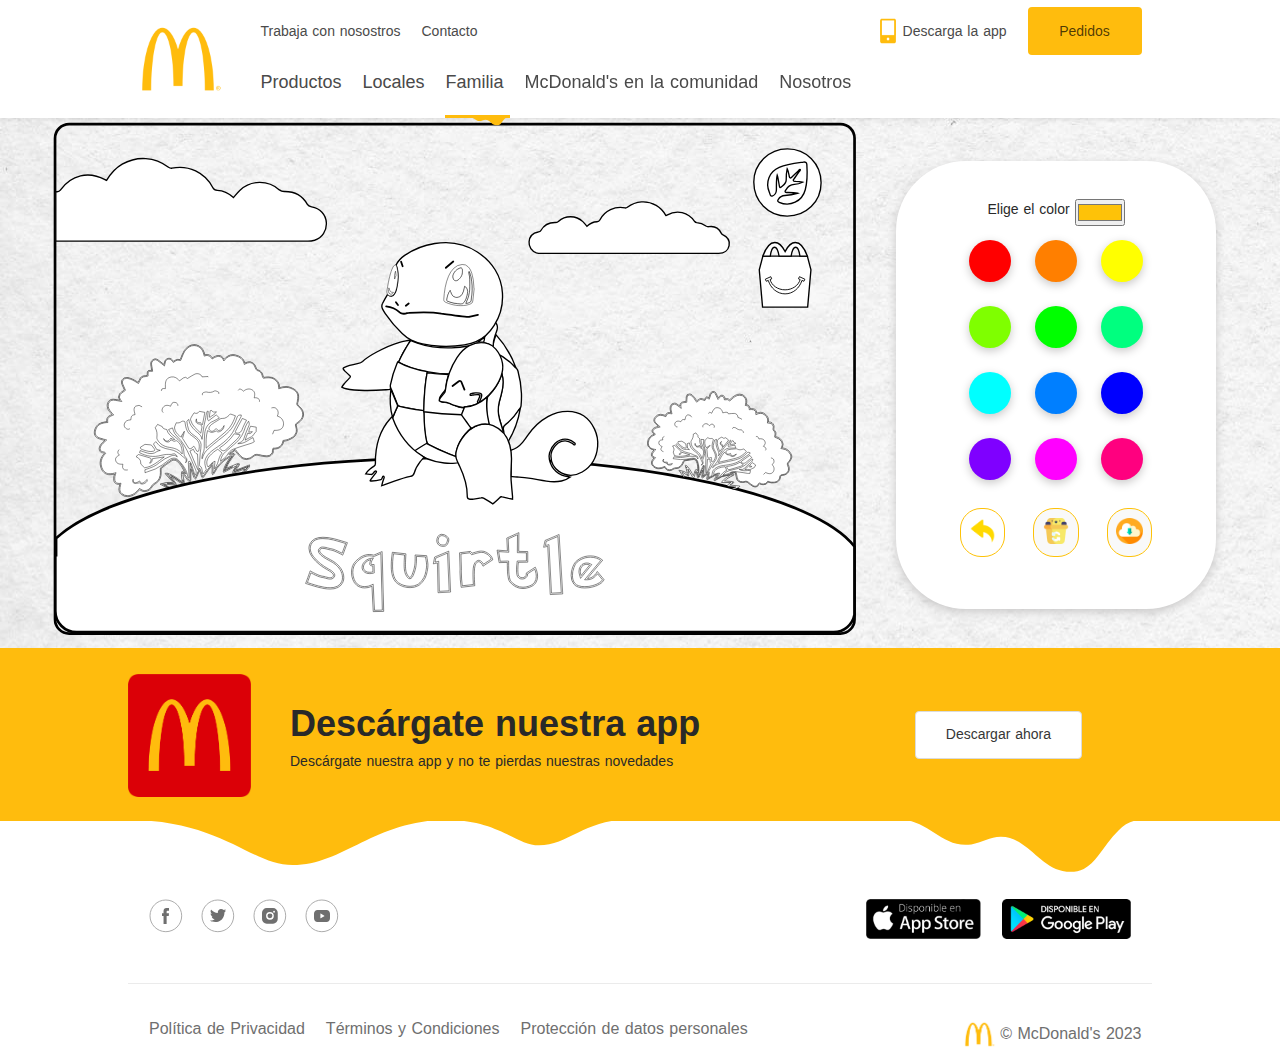
<file: html/squirtle.html>
<!DOCTYPE html>
<html lang="en">

<head>
    <meta charset="UTF-8">
    <meta http-equiv="X-UA-Compatible" content="IE=edge">
    <meta name="viewport" content="width=device-width, initial-scale=1.0">
    <title>McDonald's Pokemon</title>
    <link rel="stylesheet" href="../css/style.css">
    <!-- <link rel="stylesheet" href="../css/styles.css"> -->
    <link rel="stylesheet" href="../css/3.css">

    <!-- Favicon -->
    <link rel="icon" type="image/vnd.microsoft.icon" href="../img/favicon.ico">

    <!-- Animate.css -->
    <link rel="stylesheet" href="https://cdnjs.cloudflare.com/ajax/libs/animate.css/4.1.1/animate.min.css" />

</head>

<body>
    <header>
        <nav role="navigation" aria-label="main navigation" class="navbar mcd-navbar-header mcd-container">
            <div class="navbar-brand">
                <a href="../index.html" class="navbar-item nuxt-link-active">
                    <img src="../assets/mcdonalds-logo-footer-bg-white.png" alt="Mc-Donalds App"
                        class="navbar-brand__logo">
                </a>
                <a role="button" aria-label="menu" aria-expanded="false" class="navbar-burger burger">
                    <span aria-hidden="true"></span>
                    <span aria-hidden="true"></span>
                    <span aria-hidden="true"></span>
                </a>
                <a href="/" target="_self" role="button"
                    class="mcd-link-resolver mcd-link-page button is-primary is-hidden-desktop">Pedidos</a>
            </div>
            <div class="navbar-menu__container">
                <div class="navbar-menu navbar-menu--utility">
                    <div class="navbar-start mcd-navbar-menu--utility">
                        <a href="/" class="mcd-link-resolver mcd-link-page navbar-item" target="_self">Trabaja con
                            nosostros</a>
                        <a href="/" class="mcd-link-resolver mcd-link-page navbar-item" target="_self"
                            title="Contacto">Contacto</a>
                    </div>
                    <div class="navbar-end mcd-navbar-menu--actions">
                        <a href="" target="_self" class="mcd-link-resolver mcd-link-page navbar-item">
                            <figure itemscope="itemscope" itemtype="http://schema.org/ImageObject"
                                class="mcd-media-image">
                                <img src="../assets/MCD_Descarga_la_app_406b004273.png"
                                    alt="McDonald's - Descarga la app" loading="lazy">
                            </figure>
                            Descarga la app
                        </a>
                        <div class="navbar-item is-hidden-touch">
                            <a href="/pedidos" target="_self"
                                class="mcd-link-resolver mcd-link-page button is-primary">Pedidos</a>
                        </div>
                    </div>
                </div>
                <span class="mcd-divider is-hidden-desktop"></span>
                <div class="navbar-menu navbar-menu--main">
                    <div class="navbar-start mcd-navbar-menu--main">
                        <div class="navbar-item is-hoverable has-dropdown mcd-dropdown-item">
                            <a class="navbar-item header-submenu-item is-hidden-desktop">
                                Productos
                                <span class="mcd-expanded-collapsed">
                                    <svg xmlns="http://www.w3.org/2000/svg" width="14" height="14" viewBox="0 0 14 14"
                                        class="mcd-svg-more">
                                        <path fill="#292929"
                                            d="M7.076.925c-.367 0-.665.298-.665.665v4.821H1.59c-.367 0-.665.298-.665.665 0 .367.298.665.665.665h4.821v4.82c0 .368.298.666.665.666.367 0 .665-.298.665-.665V7.74h4.82c.368 0 .666-.298.666-.665 0-.367-.298-.665-.665-.665H7.74V1.59c0-.367-.298-.665-.665-.665z">
                                        </path>
                                    </svg>
                                </span>
                            </a>
                            <a href="/productos"
                                class="mcd-link-resolver mcd-link-page navbar-item header-submenu-item is-hidden-touch"
                                target="_self">Productos</a>
                        </div>
                        <a href="/locales" class="mcd-link-resolver mcd-link-page navbar-item header-submenu-item"
                            target="_self">Locales</a>
                        <div class="navbar-item is-hoverable has-dropdown mcd-dropdown-item">
                            <a class="navbar-item header-submenu-item is-hidden-desktop">
                                Familia
                                <span class="mcd-expanded-collapsed">
                                    <svg xmlns="http://www.w3.org/2000/svg" width="14" height="14" viewBox="0 0 14 14"
                                        class="mcd-svg-more">
                                        <path fill="#292929"
                                            d="M7.076.925c-.367 0-.665.298-.665.665v4.821H1.59c-.367 0-.665.298-.665.665 0 .367.298.665.665.665h4.821v4.82c0 .368.298.666.665.666.367 0 .665-.298.665-.665V7.74h4.82c.368 0 .666-.298.666-.665 0-.367-.298-.665-.665-.665H7.74V1.59c0-.367-.298-.665-.665-.665z">
                                        </path>
                                    </svg>
                                </span>
                            </a>
                            <a href="/familia"
                                class="mcd-link-resolver mcd-link-page navbar-item header-submenu-item is-hidden-touch nuxt-link-active"
                                target="_self">Familia</a>
                        </div>
                        <div class="navbar-item is-hoverable has-dropdown mcd-dropdown-item">
                            <a class="navbar-item header-submenu-item is-hidden-desktop">
                                McDonald's en la comunidad
                                <span class="mcd-expanded-collapsed">
                                    <svg xmlns="http://www.w3.org/2000/svg" width="14" height="14" viewBox="0 0 14 14"
                                        class="mcd-svg-more">
                                        <path fill="#292929"
                                            d="M7.076.925c-.367 0-.665.298-.665.665v4.821H1.59c-.367 0-.665.298-.665.665 0 .367.298.665.665.665h4.821v4.82c0 .368.298.666.665.666.367 0 .665-.298.665-.665V7.74h4.82c.368 0 .666-.298.666-.665 0-.367-.298-.665-.665-.665H7.74V1.59c0-.367-.298-.665-.665-.665z">
                                        </path>
                                    </svg>
                                </span>
                            </a>
                            <a href="/comunidad"
                                class="mcd-link-resolver mcd-link-page navbar-item header-submenu-item is-hidden-touch"
                                target="_self">McDonald's en la comunidad</a>
                        </div>
                        <div class="navbar-item is-hoverable has-dropdown mcd-dropdown-item">
                            <a class="navbar-item header-submenu-item is-hidden-desktop">
                                Nosotros
                                <span class="mcd-expanded-collapsed">
                                    <svg xmlns="http://www.w3.org/2000/svg" width="14" height="14" viewBox="0 0 14 14"
                                        class="mcd-svg-more">
                                        <path fill="#292929"
                                            d="M7.076.925c-.367 0-.665.298-.665.665v4.821H1.59c-.367 0-.665.298-.665.665 0 .367.298.665.665.665h4.821v4.82c0 .368.298.666.665.666.367 0 .665-.298.665-.665V7.74h4.82c.368 0 .666-.298.666-.665 0-.367-.298-.665-.665-.665H7.74V1.59c0-.367-.298-.665-.665-.665z">
                                        </path>
                                    </svg>
                                </span>
                            </a>
                            <a href="/nosotros"
                                class="mcd-link-resolver mcd-link-page navbar-item header-submenu-item is-hidden-touch"
                                target="_self">Nosotros</a>
                        </div>
                    </div>
                </div>
            </div>
        </nav>
    </header>
    <main>
        <section class="middle">

            <section class="section1">
                <div class="pikachu">
                    <svg xmlns="http://www.w3.org/2000/svg" xmlns:xlink="http://www.w3.org/1999/xlink"
                        viewBox="0 0 1850.4 1187.7">
                        <defs>
                            <style>
                                .cls-1,
                                .cls-11,
                                .cls-7,
                                .cls-8 {
                                    fill: none;
                                }

                                .cls-2 {
                                    isolation: isolate;
                                }

                                .cls-3 {
                                    clip-path: url(#clip-path);
                                }

                                .cls-4 {
                                    mix-blend-mode: multiply;
                                    opacity: 0.63;
                                }

                                .cls-10,
                                .cls-12,
                                .cls-14,
                                .cls-5,
                                .cls-9 {
                                    fill: #fff;
                                }

                                .cls-6 {
                                    fill: #010101;
                                }

                                .cls-7,
                                .cls-8 {
                                    stroke: #000;
                                }

                                .cls-10,
                                .cls-11,
                                .cls-12,
                                .cls-13,
                                .cls-14,
                                .cls-7,
                                .cls-8,
                                .cls-9 {
                                    stroke-miterlimit: 10;
                                }

                                .cls-12,
                                .cls-8 {
                                    stroke-width: 6px;
                                }

                                .cls-10,
                                .cls-11,
                                .cls-12,
                                .cls-13,
                                .cls-14,
                                .cls-9 {
                                    stroke: #010101;
                                }

                                .cls-9 {
                                    stroke-width: 3px;
                                }

                                .cls-10 {
                                    stroke-width: 2px;
                                }

                                .cls-11 {
                                    stroke-linecap: round;
                                    stroke-width: 4px;
                                }
                            </style>
                            <clipPath id="clip-path">
                                <rect class="cls-1" x="6.6" y="15.4" width="1835.4" height="1168.51" />
                            </clipPath>
                        </defs>
                        <g class="cls-2">
                            <g id="Capa_1" data-name="Capa 1">
                                <g class="cls-3">
                                    <image class="cls-4" width="5616" height="3744"
                                        transform="translate(190 148.5) scale(0.34 0.44)"></image>
                                        
                                <rect class="cls-1" x="10.4" y="7" width="1834.6" height="1179.93" />
                                <path class="cls-5"
                                    d="M199,863.2a20.5,20.5,0,0,1-12.9-4.5c-4.4-3.4-5.9-8-4.8-14.7a44,44,0,0,1,1-4.7,17.4,17.4,0,0,1,.5-2.2l.3-1.4-1.4.2h-2.4c-3.6,0-6.4-1.2-8.1-3.6s-2.8-10.3-.1-18l.7-1.9-1.9.6a35.9,35.9,0,0,1-9.7,1.5c-9.1,0-15.5-4.7-19-14-4.3-11.3-1.9-22,7.3-31.9l.5-.6-.4-.7c-.1,0-.1-.1-.2-.2a1.1,1.1,0,0,0-1-.8l-.7-.2c-3.9-.6-7.6-1.2-9.1-5.2s.7-9.3,4.2-13.8a34.1,34.1,0,0,1,5.1-4.9l2.5-2.2,1.3-1.2-1.7-.5-4.2-1.2c-3.1-.8-6-1.6-8.9-2.6-8.4-3-11.5-9.7-8.8-18.8,4-13.4,14.8-16.2,25.9-17.2h1.1l-.2-1.1c-.8-8.1,1.8-11.5,11.1-14.7l1.4-.5-1.9-2.2c-4.2-4.9-8.3-9.5-9.5-16.1a13.6,13.6,0,0,1,2.8-11.1,11.7,11.7,0,0,1,9.2-4.3h.7a79,79,0,0,1,9.2,1.4l4.6.9,2.5.4-1.6-2a10.8,10.8,0,0,1-.5-12.9c1.7-2.4,4.4-4.2,7.1-6s2.5-1.6,3.6-2.4l.6-.5-1.8-4.2c-1.3-2.9-2.8-6.3-4.2-9.6a9.4,9.4,0,0,1,.7-8.9,10.9,10.9,0,0,1,9.2-4.5,17.3,17.3,0,0,1,3.2.3c7.6,1.6,14,5.3,19.9,9.1l1.9,1.1.8.3.6-.7c.7-1.4,1.4-2.8,2-4.2,1.4-3,2.7-5.9,4.8-7.5s5-2,8.2-2.4l4.4-.8.8-.2v-.8c-.1-5,.1-7.7,1.2-8.9s2.1-1.1,4.7-1.1h4.2v-1.3c-.3-1.3-.5-2.6-.7-4a92.7,92.7,0,0,1-1.4-9.2c-.2-3.1.3-7.2,4.6-9.7a9.2,9.2,0,0,1,4.7-1.4,9.6,9.6,0,0,1,5.6,2c3.1,2.1,6,4.5,9,7l4,3.2,1.2.9.4-1.4c.3-1.1.4-2.2.6-3.3.7-3.9,1.3-7.5,6.2-9.2a10,10,0,0,1,3.6-.7c3.7,0,6.1,2.4,9,6.4l.6.7.7-.4,2.4-1.5a15.4,15.4,0,0,1,4.7-2.5,6.5,6.5,0,0,1,2-.2,17.6,17.6,0,0,1,3.3.3l1.8.2h.7l.3-.6c.9-2.2,1.7-4.3,2.5-6.4,1.9-4.8,3.6-9.3,6.3-13.2,5.3-8.1,13.4-13,21.5-13a23.1,23.1,0,0,1,9.2,2c8.8,4,11.7,12,13.7,20.1l.2,1.1,1.1-.3a14.6,14.6,0,0,1,4.9-.9c4.3,0,7.8,2.3,10.5,6.8l.5.8.9-.5c5.2-3.3,9.7-5,13.6-5s8.5,2.7,10.9,8l.7,1.4,1-1.2c5.9-6.8,12.1-10.1,18.9-10.1a27.7,27.7,0,0,1,5.6.7c11.5,2.9,17.7,8.3,20.2,17.4l.3,1.3,1.1-.6a19.4,19.4,0,0,1,9.6-3c3.9,0,7.4,1.8,10.4,5.2,1.3,1.3,2,3.2,2.8,5.3l1.4,3.5c.9,1.6,1.9,3.5,3.4,3.8,6.3,1.3,9.9,5.3,11.6,12.9a15.5,15.5,0,0,0,.6,2.3,1.6,1.6,0,0,0,.5.8l.3.4.4.5h.5a80.9,80.9,0,0,1,9.9-.8c5.4,0,9.8,1,13.6,3.3,7.4,4.4,10.9,10.9,10.6,19.4v1.4l1.3-.4a52.6,52.6,0,0,1,14.1-2.4,26.1,26.1,0,0,1,9.7,1.8c15.5,6,19.6,13.4,16.4,29.3v.7a17.6,17.6,0,0,1-.7,2.7c-1.2,3.7-.3,6.1,3.1,8.8,6.6,5.3,10,12,9.6,18.9s-5,13.4-12.6,18c-3.5,2-4.3,3.9-3.3,7.3s2.5,9.7.8,14.8c-3,8.7-11.1,12.1-18.2,15.2a39.7,39.7,0,0,1-6.6,1.7l-3.6.7-.7.2v.7c-1.5,10.2-9,16.3-20.1,16.3h-1.9l-.2.7a3.6,3.6,0,0,1-.4.9,5.8,5.8,0,0,0-.5,2.6,9.8,9.8,0,0,1-2.5,8.2,15,15,0,0,1-10.7,4.8h-.3c-6.1-.2-12.3-1.6-18.3-3h-.7a16.3,16.3,0,0,0-3.6-.5,9.8,9.8,0,0,0-7.2,3,21.9,21.9,0,0,1-15.3,6.7c-5.8,0-11.2-2.8-15.2-7.7-2-2.6-9.8-12.2-9.8-12.2l-.6-.7-12.5,9.1,1.3.8a4.6,4.6,0,0,0,2.3.6,8.9,8.9,0,0,0,3.4-.8,5.1,5.1,0,0,1,2.2-.7,2,2,0,0,1,1.8,1.1c-.8,1.1-1.6,2.1-2.3,3.2-6.5,8.5-13.1,17.3-16.6,27.5l-.7,2.1,2.1-.8,6-2.6c6.1-2.6,12.4-5.3,18.7-7.7l.8-.2,1.8.2h.5a.8.8,0,0,0-.1.4,9.6,9.6,0,0,1-.8,2.7c-1.3,2.1-2.9,4.2-4.6,6.5s-1.6,2.1-2.4,3.3l-2,2.7,32.6-12.6v.8a5.9,5.9,0,0,1-.2,2.1,34.8,34.8,0,0,0-4.8,5.3c-2.8,3.5-5.4,6.9-10.3,8.2L464,800l-29.9,11.2c.1-3.5,1.7-5.9,3.3-8.5a21.7,21.7,0,0,0,3-6.1l.7-2.3-27.8,14.8-.3-.2c1.4-11.1,7.5-20.2,14-29.8l2.4-3.7h-3.6a7.6,7.6,0,0,0-1.8.9,84.4,84.4,0,0,0-33.5,36.3,4.3,4.3,0,0,1-1.6,1.3h-.1c-.1,0-.1,0-.1-.1a3.7,3.7,0,0,1-.7-1.8c0-1.1,0-2.3.1-3.4a102.1,102.1,0,0,0-.1-14.6l-.3-2.6-5.4,7.7-12.2,17.1a9.5,9.5,0,0,0-1,1.7c-.5.7-.9,1.4-1.4,2a4,4,0,0,1-1.8,1.4,3.3,3.3,0,0,1-1.2-1.8l-.6-2.3a70.7,70.7,0,0,0-3.8-11.9l-1-2-2.7,6.2c-1.5,3.6-3.1,7.3-4.7,10.9l-1.6,2.9-.2.3-.5-.5a7,7,0,0,1-2.3-2.6c-1.6-4.2-3-8.6-4.5-13.3-.6-1.8-1.3-3.8-1.9-5.8l-2-5.9V802c0,2.4.1,4.7.1,7,0,6.4.1,12.4,0,18.4a8.1,8.1,0,0,1-1.1,2.6l-.2.5-.4-.2a6.5,6.5,0,0,1-2.2-1.7c-2.2-2.7-4.3-5.5-6.3-8.3l-3.1-4.1-1-1.1-.5-.5-.4-.4-2.6.9v.9a36.7,36.7,0,0,0,.9,4.3c.7,3.5,1.4,7.1,2,10.6a16.9,16.9,0,0,1,.1,4.5v.7l-.8-.2a18.1,18.1,0,0,1-4-1.8l-8.4-5.5c-4.9-3.2-10-6.6-15.1-9.7l-3.4-2.2,2,3.5a45.1,45.1,0,0,0,5.3,6.9c2.9,3.5,5.8,6.7,6.9,10.9l-24.4-2.8-.6,2.8,15.1,9.7h-.2l-1.6.2-.7-.2c-5.6-2.9-11.1-5.9-16.8-9.1l-3.6-2c6-1.7,11.6-3.2,17.5-3.2a30.5,30.5,0,0,1,8.1,1.1l.8.2,1.3-2.3-17.5-19.1v-.2h2.7l1.3.2c9,3,17.6,8,28,15.9a17.8,17.8,0,0,0,2.7,1.7l1.6.9,1.8,1-.3-2c-.2-1.7-.5-3.4-.7-5-.6-3.7-1.1-7.2-1.4-10.6a17.5,17.5,0,0,1,.5-4.4c.1-.3.1-.6.2-1l7.2,2.5-.8-2c-3.8-9.1-8.5-18.5-17-25.3a11.8,11.8,0,0,0-7.5-3,9.5,9.5,0,0,0-5.1,1.5c-7.1,4.5-13.9,9.6-20.5,14.5l-3.1,2.3c-.8.6-1.2,2.1-1,4.4.6,8.4.4,17.1-5.2,24.4a23.9,23.9,0,0,1-6.2,5l-3.6,2.5-.8.6a8.1,8.1,0,0,0-3,3.1c-3.3,7.1-9.8,11.7-16.6,11.7a14.5,14.5,0,0,1-5.4-1.1l-3.7-1.8a11.8,11.8,0,0,0-1.9-1.1l-.7-.4-.5.6c-6.3,7.9-12.7,12.5-20.1,14.3A26.9,26.9,0,0,1,199,863.2Z" />
                                <path class="cls-6"
                                    d="M347.3,528.4a21.3,21.3,0,0,1,8.8,2c8.4,3.7,11.2,11.5,13.1,19.4l.5,2.1,2.1-.7a12.8,12.8,0,0,1,4.6-.8q5.9,0,9.6,6.3l1.1,1.7,1.7-1.1c5-3.2,9.4-4.8,13.1-4.8s7.7,2.4,10,7.4l1.3,2.8,2-2.3c5.7-6.6,11.7-9.8,18.2-9.8a21.1,21.1,0,0,1,5.4.7c11.1,2.8,17.1,7.9,19.4,16.7l.7,2.5,2.2-1.3a19.4,19.4,0,0,1,9.1-2.8c3.6,0,6.8,1.6,9.7,4.8a16.7,16.7,0,0,1,2.5,5c.5,1.2.9,2.4,1.5,3.6h.1c.8,1.6,2,3.9,4,4.3,5.9,1.2,9.2,4.9,10.8,12.1q.3,1.4.6,2.4a6.3,6.3,0,0,0,.7,1.2l.3.3.7,1,1.2-.2a76.1,76.1,0,0,1,9.7-.8c5.3,0,9.4,1,13.1,3.2,7,4.2,10.4,10.4,10.1,18.4v2.8l2.7-.7a50.4,50.4,0,0,1,13.8-2.4,24.9,24.9,0,0,1,9.4,1.7c15,5.9,18.9,12.8,15.7,28.2v.7a19.8,19.8,0,0,1-.6,2.6c-1.3,4.1-.4,7,3.4,9.9,6.4,5.1,9.6,11.4,9.2,18s-4.8,12.8-12.1,17.2c-3.3,1.9-5.1,4.1-3.7,8.5s2.4,9.3.7,14.1c-2.8,8.3-10.3,11.6-17.6,14.7a30,30,0,0,1-6.4,1.6l-3.7.7-1.3.4-.2,1.3c-1.4,9.7-8.5,15.5-19.1,15.5h-2.7l-.4,1.5-.3.8a6.3,6.3,0,0,0-.6,3.2,8.8,8.8,0,0,1-2.2,7.3,14.1,14.1,0,0,1-10,4.5h-.3c-6-.2-12.1-1.6-18.1-3h-.7a18.1,18.1,0,0,0-3.8-.5,10.7,10.7,0,0,0-7.9,3.3,21,21,0,0,1-14.6,6.4,18.4,18.4,0,0,1-14.4-7.3l-6.5-8.2-3.3-4-1.2-1.5-1.5,1.1-3,2.2-7.6,5.5-2.4,1.8,2.6,1.6a5.5,5.5,0,0,0,2.8.7,9.6,9.6,0,0,0,3.7-.9,5.8,5.8,0,0,1,1.9-.6l.5.2-1.8,2.5c-6.5,8.5-13.2,17.4-16.7,27.8l-1.4,4.2,4.1-1.7,6-2.6,7.6-3.2-5.1,2.7-13.7,7.3c1.8-10.2,7.5-18.8,13.6-27.8l1.4-2.2,2.1-3.2h-4.6a2.7,2.7,0,0,0-1.2.2,10.2,10.2,0,0,0-2.1.9,86.7,86.7,0,0,0-33.8,36.7l-.5.5a1.1,1.1,0,0,1-.1-.5c0-1.1,0-2.2.1-3.3a103.5,103.5,0,0,0-.1-14.7l-.5-5.4-3.2,4.4-4,5.6-12,17a17.4,17.4,0,0,0-1.1,1.8,8.3,8.3,0,0,1-1.3,1.8l-.8.9a1.8,1.8,0,0,1-.4-.9l-.6-2.2a73.4,73.4,0,0,0-3.9-12.1l-1.9-4.1-1.8,4.2-1.8,4.1c-1.5,3.6-3.1,7.3-4.8,10.9a12.4,12.4,0,0,1-1,2,5.2,5.2,0,0,1-1.6-1.8c-1.6-4.2-3.1-8.6-4.6-13.3-.6-1.8-1.2-3.8-1.9-5.8l-3.9-11.9V802c0,2.4.1,4.8.1,7,0,6.4.1,12.4,0,18.3a10.8,10.8,0,0,1-.7,1.8,5.7,5.7,0,0,1-1.4-1.1c-2.2-2.7-4.3-5.6-6.3-8.3l-3.1-4.1a7.4,7.4,0,0,0-1.2-1.3c-.1-.1-.3-.2-.4-.4l-.9-.8-1.1.3-.9.3-.4.2-.7.2a11.8,11.8,0,0,1,.5-3.1l2.9,1.1,1.1.3,4.2,1.5-1.7-4.1c-3.9-9.2-8.6-18.7-17.2-25.7a13.3,13.3,0,0,0-8.2-3.2,10.2,10.2,0,0,0-5.6,1.7c-7.2,4.5-14,9.6-20.6,14.5l-3.1,2.3c-1.1.9-1.6,2.6-1.4,5.2.6,8.2.4,16.8-5,23.8a26.9,26.9,0,0,1-6,4.8l-3.6,2.5-.8.6a9.8,9.8,0,0,0-3.3,3.4c-3.2,6.8-9.3,11.2-15.7,11.2a13.2,13.2,0,0,1-5.1-1l-3.5-1.8-1.9-1.1-1.5-.8-1,1.3c-6.2,7.7-12.4,12.1-19.5,13.9a24.6,24.6,0,0,1-5.9.8,19.8,19.8,0,0,1-12.3-4.3c-4.1-3.1-5.5-7.5-4.4-13.7.2-1.5.6-3,.9-4.6l.6-2.3.6-2.8-2.9.4h-2.2c-3.3,0-5.8-1.1-7.3-3.2s-2.5-9.8.1-17.1l1.3-3.6-3.7,1a35.1,35.1,0,0,1-9.5,1.5c-8.8,0-14.6-4.4-18.1-13.3-4.1-11-1.8-21.4,7.1-30.9l1.1-1.2-.9-1.3c0-.1-.1-.1-.1-.2a2.2,2.2,0,0,0-1.7-1.3h-.7c-4.4-.8-7.2-1.4-8.4-4.6-1.8-4.7.7-8.5,4.1-12.9a37.3,37.3,0,0,1,4.9-4.8,27.5,27.5,0,0,0,2.6-2.2l2.6-2.4-3.4-1-4.2-1.1c-3.1-.9-6-1.6-8.9-2.7-7.8-2.8-10.7-9-8.1-17.5,3.6-12.1,12.6-15.3,25-16.5h2.1l-.3-2.1c-.7-6.7.7-10.3,10.5-13.7l2.8-.9-2-2.3-.9-1c-4.2-4.8-8.2-9.3-9.3-15.6a12.7,12.7,0,0,1,2.6-10.4,10.8,10.8,0,0,1,8.4-3.9h.6a74.4,74.4,0,0,1,9.1,1.4l4.6.9,5.1.8-3.2-4a9.8,9.8,0,0,1-.5-11.7c1.6-2.3,4.3-4,6.9-5.7l3.6-2.5,1.2-1-.6-1.4c-.4-1.1-1-2.2-1.5-3.5l-4.2-9.6a8.2,8.2,0,0,1,.7-7.9,9.6,9.6,0,0,1,8.3-4.1,15.3,15.3,0,0,1,3,.3c7.4,1.5,13.8,5.2,19.5,9l2.1,1.1,1.7.9.9-1.7a42.5,42.5,0,0,0,2.1-4.3c1.3-2.9,2.6-5.6,4.5-7.1s4.7-1.8,7.8-2.2l4.4-.8,1.6-.4v-1.6c-.1-3.6-.1-7.2.9-8.2s1.8-.8,4-.8H255l-.4-2.4-.6-4.1c-.6-3-1.1-6.1-1.4-9.1s1-6.9,4.1-8.7a7.7,7.7,0,0,1,9.2.5c3.1,2.1,5.9,4.5,9,6.9l4,3.3,2.3,1.9.8-2.9c.3-1.1.5-2.3.7-3.4.8-4.3,1.4-7.1,5.5-8.5a10.5,10.5,0,0,1,3.3-.6c3.2,0,5.5,2.2,8.2,6l1.1,1.4,1.5-.9,2.4-1.5a15.6,15.6,0,0,1,4.4-2.3,5,5,0,0,1,1.8-.2,14.8,14.8,0,0,1,3.1.3l1.9.2h1.4l.6-1.2c.9-2.2,1.8-4.4,2.6-6.5,1.8-4.7,3.5-9.1,6.1-13,5.2-7.8,12.9-12.5,20.7-12.5m97.2,264.5h1.1a7.8,7.8,0,0,1-.5,1.8c-1.4,2.1-2.9,4.1-4.6,6.4s-1.6,2.1-2.4,3.3l-2.2,3.1a23.9,23.9,0,0,1,2.4-4.4,24.7,24.7,0,0,0,3.1-6.3l1-3.2,1.7-.7h.4m24,3.8v.8a34.8,34.8,0,0,0-4.8,5.3,26.3,26.3,0,0,1-5.9,6.1l4.5-5.3,5-5.9-7.2,2.7-7,2.6-17.8,6.7v-.2l5.1-2,7.3-2.8,20.8-8M286.9,814l1,.2a12.5,12.5,0,0,1,2.5.9l3.4,5.6a54.6,54.6,0,0,0,5.3,7.1c1.2,1.3,2.2,2.6,3.2,3.9l-.4-.5-11.4-12.4-4.4-4.7h.8m7.6,2.8a106,106,0,0,1,21.1,13.1,26.8,26.8,0,0,0,2.8,1.8l1.6.8,3.4,2v.3a21.6,21.6,0,0,1-3.4-1.5l-8.3-5.5c-5-3.2-10-6.6-15.2-9.8l-2-1.2m27.9,9.8c.3,1.5.6,3,.8,4.5a6.8,6.8,0,0,1,.2,2l-.4-2.6-.6-3.9m-19.5,5.8a24.6,24.6,0,0,1,2.5,4.5l-18.2-2.1a31.1,31.1,0,0,1,4.3-.3,28.3,28.3,0,0,1,7.8,1l1.5.5.8-1.4.4-.6.2-.4.7-1.2m-21.7,3.4h0v1.2l-.3,1.4,1.1.7,7.2,4.6-11-6-1.4-.8,4.6-1.2m66.1-309.4c-8.9,0-17.1,5.5-22.4,13.4-3.9,5.9-5.9,13-8.9,19.8-1.3-.1-3.2-.5-5.1-.5a8.2,8.2,0,0,0-2.2.2c-2.6.6-4.8,2.6-7.4,4.1-2.7-3.7-5.4-6.8-9.8-6.8a11.5,11.5,0,0,0-3.9.7c-6.9,2.4-6.2,8.5-7.5,13.2-4.4-3.5-8.6-7.1-13-10.3a11.5,11.5,0,0,0-6.2-2.1,10.1,10.1,0,0,0-5.2,1.5c-4,2.4-5.4,6.3-5.1,10.7s1.4,8.9,2.1,13.3h-3.1c-6.4,0-7.1,1.9-6.9,11-4.6,1.1-9.8.9-13,3.4s-4.7,7.7-7.1,12l-1.9-1c-6.3-4.1-12.7-7.7-20.2-9.3l-3.4-.3c-8.8,0-13.9,7.6-10.8,14.8,2,4.7,4.1,9.4,5.7,13.1-3.6,2.7-8.4,4.9-10.9,8.6a11.7,11.7,0,0,0,.5,14.1c-4.9-.8-9.3-2-13.9-2.3H167c-8.7,0-14.5,8-13,16.6s6.1,12.3,10.7,17.6c-10.1,3.5-12.6,7.5-11.7,15.8-12.4,1.2-22.9,4.5-26.9,17.9-2.7,9.3.3,16.7,9.4,20,4.3,1.6,8.8,2.6,13.3,3.8-2.7,2.4-5.6,4.6-7.8,7.3-3.3,4.3-6.6,8.9-4.4,14.8s6.4,5.2,10.7,5.9l.4.7c-8.8,9.5-12.1,20.7-7.4,33,3.9,10.2,10.9,14.6,19.9,14.6a37.7,37.7,0,0,0,10-1.6c-4.8,14-.9,23,9.1,23h2.5c-.5,2.4-1.1,4.6-1.5,7-1,6.1-.1,11.6,5.2,15.6a21.5,21.5,0,0,0,13.5,4.7,28.7,28.7,0,0,0,6.4-.8c8.9-2.2,15.3-8.1,20.6-14.6a61.9,61.9,0,0,0,5.6,3,17,17,0,0,0,5.8,1.1c7.1,0,14-4.7,17.5-12.3.6-1.4,2.3-2.3,3.5-3.3,3.4-2.6,7.5-4.5,10-7.7,5.7-7.3,6.1-16.2,5.4-25.1-.1-1.2-.1-3,.6-3.5,7.7-5.7,15.4-11.6,23.5-16.7a8,8,0,0,1,4.6-1.4,11.1,11.1,0,0,1,6.9,2.8c8.3,6.7,12.8,15.7,16.7,24.9l-6.3-2.2c-.3,2.3-1.1,4.6-.9,6.8.4,4.9,1.3,9.9,2.1,15.6-1.7-1-3.1-1.6-4.2-2.4-8.7-6.7-17.8-12.6-28.3-16.1a4.5,4.5,0,0,0-1.6-.3c-1.2,0-2.4.3-3.6.3s-.1.9-.2,1.4l17.4,18.9-.6,1a30.8,30.8,0,0,0-8.4-1.1c-6.8,0-13.4,2-20.1,3.8,7.7,4.3,15.1,8.5,22.5,12.4a2.7,2.7,0,0,0,1.2.3c1,0,2.2-.4,3.3-.4a3,3,0,0,1,.2-1l-15.7-10.1.3-1.2,24.9,2.9c-1.5-8.1-8.6-12.8-12.6-19.5,8,4.9,15.6,10.2,23.4,15.3,1.9,1.2,4.3,1.7,6.4,2.5a37.5,37.5,0,0,0-.1-6.7c-.8-5.1-2-10-3-15l1.3-.5,1.4,1.5c3.2,4.2,6.2,8.4,9.4,12.4.9,1.2,2.5,1.8,3.8,2.7.6-1.5,1.8-3,1.9-4.5.1-8.1,0-16.2-.1-25.4,2.4,7,4.2,13.1,6.5,19.1.7,1.7,2.6,2.9,3.9,4.3.8-1.5,1.8-2.8,2.5-4.3l6.6-15.2c2.2,5,3.1,9.5,4.3,14,.3,1,1.2,2.4,2,2.6h.2c.8,0,1.9-1,2.6-1.7s1.5-2.6,2.4-3.8c5.3-7.6,10.7-15.1,16.1-22.7.6,6.4.1,12.1,0,17.8-.1,1.2.9,2.4,1.4,3.5,1-.8,2.5-1.4,3-2.5a83,83,0,0,1,33.1-35.8l1.5-.8h1.5c-7,10.5-14.1,20.5-15.6,32.9l1.2,1,26.4-14c-1.7,5.7-6.8,9.1-6.4,16.3l27.7-10.3L451.7,813c10.2-.8,12.7-9.5,18.3-14.2.8-.6.4-2.7.6-5.1l-30.9,12c2.8-3.9,5.1-6.8,7.1-9.9.7-1.2.8-2.9,1.2-4.4-1.2-.1-2.4-.5-3.5-.5l-1.2.2c-8.3,3.3-16.6,6.9-24.7,10.3,3.9-11.5,11.9-21.2,19.1-30.9-1-1.7-2-2.2-3-2.2s-3.6,1.5-5.6,1.5a3.3,3.3,0,0,1-1.8-.5l10.6-7.6,9.8,12.1c4.4,5.5,10.1,8.1,15.9,8.1a22.9,22.9,0,0,0,16-7,9,9,0,0,1,6.5-2.7,20.9,20.9,0,0,1,3.4.4c6.3,1.5,12.7,3,19.2,3.2h.3c6.3,0,15.4-4.9,14.2-14.1-.2-1,.5-2.1.8-3.1h1.2c10,0,19.4-5.1,21.1-17.2,3.8-.9,7.3-1.2,10.4-2.5,7.8-3.3,15.6-6.9,18.7-15.8,1.8-5.2.8-10.3-.7-15.4-.9-3-.2-4.4,2.8-6.2,16.4-9.7,17.5-27.1,3.1-38.5-3.1-2.4-3.8-4.4-2.7-7.7a19.8,19.8,0,0,0,.8-3.5c3.3-16.5-1.2-24.3-17-30.4a25.8,25.8,0,0,0-10.1-1.9,53.6,53.6,0,0,0-14.4,2.4c.4-9-3.6-15.8-11.1-20.3a27.2,27.2,0,0,0-14.1-3.4,67.4,67.4,0,0,0-10,.8c-.3-.4-.6-.6-.7-.9l-.6-2.2c-1.5-6.9-4.7-12.1-12.3-13.6-1.1-.3-2-2.1-2.7-3.4-1.5-3-2.2-6.6-4.3-9s-7.2-5.5-11.2-5.5a20.7,20.7,0,0,0-10.1,3.1c-2.8-10.9-10.9-15.7-20.8-18.1a25.3,25.3,0,0,0-5.9-.8c-7.8,0-14.2,4.1-19.7,10.5-2.6-5.7-6.6-8.6-11.8-8.6s-8.8,1.7-14.1,5.2c-2.9-4.9-6.9-7.3-11.4-7.3a17.3,17.3,0,0,0-5.3.9c-2.1-9.1-5.4-16.9-14.2-20.8a23.8,23.8,0,0,0-9.6-2.1Z" />
                                <path class="cls-7"
                                    d="M396.8,718.3c-4.1,1.3-7.3,3.3-10.5,3.2s-6.1-2.6-9.2-4c-3.6,12.2-3.6,25.3-3.1,39.1,3.1-2.8,5.6-5.2,8.2-7.3,12.2-10.2,24.7-20,36.6-30.6,10.3-9.3,16.3-21.5,20.3-34.2l-11.3-4c-.7.7-1.6,1.8-2.7,2.8-4.1,3.8-8.6,7.5-14.4,7.1a9.1,9.1,0,0,0-7.1,2.1c-1.5,1.2-3.2,2-4.9,3.1-4.3,2.7-8.9,5.2-12.9,8.4-2.5,2.1-5.1,5.1-5.7,8.1s2.5,5.3,4.7,6.6,6.2-.3,8.6-2.8,2.1-2.4,2.7-3.1c2.1,1.9,3.6,4.4,5.1,4.5,6.8.3,9-5.6,12.8-11.1-.6,6.1-3.3,10-7.2,12.2S399.4,721.4,396.8,718.3Z" />
                                <path class="cls-7"
                                    d="M260.7,711.1c4,6.6,4.7,13.9,3.7,21.5a8.1,8.1,0,0,0,.9,4.6c5.8,10.7,15.2,15.9,26.9,17.6s21,4.4,28.4,14.6c0-2.7.2-4.4,0-6.1-1.1-8.7-2.9-17.2-11-22.5-.8-.5-2.1-1.2-2.5-.9-4.5,3.5-7.6-.6-11.3-1.9-2,3.4-4.8,5.9-9.1,4.6s-6.6-2.7-7.3-7.3c6.1,7.9,10.5,7.4,16.2-1.2a36.4,36.4,0,0,0,4.8,3.2c1.1.4,2.6.1,3.9.2a12.4,12.4,0,0,0-2.2-2.8c-6.9-5.3-13.7-10.6-15.7-19.6-4.8-1-9.4-2-9.9-6.4l-10.5-5C264.8,705.4,263,708,260.7,711.1Z" />
                                <path class="cls-7"
                                    d="M321.5,734.7c4.6,7.5,9.1,14.9,13.9,22.1.7,1,3.4,1.4,4.9,1s2.2-2.3,3.3-3.4,2-1.5,3-2.3a30.5,30.5,0,0,1,2.2,3.2,84.4,84.4,0,0,0,4.7,8.3c.4.5,3.9-.2,4-.7,1.7-9,2.8-18.2-4.6-25.5a82.7,82.7,0,0,0-11.9-9.3c-9.7-6.5-12.3-16.4-13.7-27-.2-1.4-.6-3.8-1.4-4.1s-4.8-1-6.1,0c-3.8,3-7.7,4.1-12.2,3-1,2.3-1.9,4.3-2.7,6.4s-1.5,3.7-1.3,5.4c1.1,7.6,5.9,13.2,11.4,18.1,1.2,1.1,3.2,1.4,4.8,2v-4.7l.9.5,4.2-8.5.9.3C324.3,724.7,322.8,730,321.5,734.7Z" />
                                <path class="cls-7"
                                    d="M364,704.3l1.9-.2c1.7-9.2,3.5-18.3,5.2-27.1L359,674.6c-3.7,4.9-6.4,5.8-11.8,3.3-2.1,3.2-4.5,6.3-6.2,9.7s-2,4.5-1.5,6.4c3.1,13,13.8,20.3,22.6,29.2l2.5-12.8c.4-2.5-3.5-7.7-5.8-7.6-6.4,0-9.5-5.5-6.3-11.4-.2,7.5,1.2,8.7,9.1,8.4C362.5,701.3,363.2,702.8,364,704.3Z" />
                                <path class="cls-7"
                                    d="M237,800.2c17.5-2.3,30.2-14.2,43.8-24.2l-26.4,4c-1.3,8.2-1.9,9.2-6.1,9.9.8-1.4,1.8-2.9,2.6-4.5,1.6-3.7.7-6.5-2.1-7.2l-25.3-7.5-5.5,4.6c2.9,2.2,6.8,3.8,8.7,6.7s1.5,7.1,2.1,10.1Z" />
                                <path class="cls-7"
                                    d="M399.9,758.9c-2.8,1.9-6.3,4-9.3,6.5a84.4,84.4,0,0,0-8.7,8.2c-7,7.3-8.5,17.7-3.7,24.8,4.6-4.4,8-10.1,15.6-12.9L392,802.1l1,.4c2.1-3.9,4.7-7.6,6.2-11.6,3.1-8.4,4-17.7,10.3-23.4Z" />
                                <path class="cls-7"
                                    d="M403.8,756c3.9,6.6,9.3,8.2,14.1,3.9,8.7-7.8,17.2-15.9,25.5-24.1,2.6-2.6,4.3-6.2,6.2-8.9l-13.2-2.4C428.4,737,417,747.5,403.8,756Z" />
                                <path class="cls-7"
                                    d="M454.5,690.5c-5.1,9.4-10.4,19.1-15.5,28.9-.4.8.6,3.2,1.3,3.4,2.2.4,4.7.8,6.7.1,5.4-2.1,6.8-7.1,8.7-12.1s5.4-11.1,8.1-16.5Z" />
                                <path class="cls-7"
                                    d="M460.5,738.8c5.3-2.9,9.4-5.6,13.9-7.3s6.3-8.5,10.6-11.6c.2-.1.2-.8.2-1.2.1-3.2.2-6.4.2-8.9l-12.6-2c-.7,1.7-2,4-2.8,6.5a52.3,52.3,0,0,0-1.2,6.9l7.3-1.6.8.3c-2.7,3.5-5.8,5.6-10.5,3.4C464.5,728.2,462.7,732.9,460.5,738.8Z" />
                                <path class="cls-7"
                                    d="M237.9,748.1l-10,6.3c-.5,2.5.7,4.6,4.2,5.2,1.3.2,2.4,1.1,3.7,1.5,6.8,1.6,13.4,4.3,20.5,2.3,2.8-.8,4.7-2.4,2.3-5.5s-3.7-5.1-5.7-7.4a4.4,4.4,0,0,0-3-1.3C246,748.7,242,748.5,237.9,748.1Z" />
                                <path class="cls-7"
                                    d="M337.9,763l17.4,41.4h1.1c-.5-11.4-1.1-22.8-1.6-34.7-5.3-.7-7.1-6.1-9.3-10.7Z" />
                                <path class="cls-7"
                                    d="M381,687.6l1.5.5c4.1-4.4,10.9-5.8,14.3-12.5-4.7,1-8.3,1.5-10.5-2.9-.1-.3-3.2.2-3.3.6C382.2,678,381.6,682.8,381,687.6Z" />
                                <path class="cls-7"
                                    d="M275.1,629.3l-.7-1.6c-.2-5.5,8.9-3.4,8.9-3.4,0-2.9-.1-5.9,0-8.8.1-10.3,4.2-15.9,13.5-17.3,6.2-1,11.3,1.8,15.6,6.1a22.6,22.6,0,0,1,2.3,2.6c2.9-2.2,5.6-4.6,8.6-6.5a6.9,6.9,0,0,1,9.2,1.2c5.7-3.4,10.9-7.3,16.6-9.8s13.7-.1,15.8,6.2l13-.8c.2,0,.5,1.4.6,1.5" />
                                <path class="cls-7"
                                    d="M519.2,667.1c4-1.1,8-1.5,11.2,1.7,4.8,4.9,4.7,10.6,1.9,16.5,11.5,2.9,14.8,12.9,13.6,19.8-1.6,8.8-8.1,12.4-20.8,11.8-1.1,3-2.3,5.8-3.4,8.7" />
                                <path class="cls-7"
                                    d="M445.2,627.9c2.8-4.1,5.5-3.7,11.9,1.9,6.3-5.5,13.7-6.4,19.6-2.6s6.2,9,4.1,17.5c4.4-.8,8.3,0,11.1,3.5.9,1.2.8,3.1.6,5.2" />
                                <path class="cls-7"
                                    d="M204.5,713.3c-4.5,2.6-7.2.5-9.7-1.4s-3.8-5.6-2.8-9.2c2-7.3,8-8.8,14.5-9.1.7-8.9,2.2-10.7,9.4-11.6-.7-2.6-1.3-5.2-1.9-7.9-1.1-4.8.4-9.3,3.5-11.1a12,12,0,0,1,14,1.7" />
                                <path class="cls-7"
                                    d="M199.8,804.9c-2.5.2-5.4.8-7.5-.2-5.3-2.5-4.6-7.4-3.4-12.4-6.6.2-13.6-.4-15.9-7.5s2.8-10,7.9-12.7c-4.4-4.8-4.5-8.3-.4-12.4" />
                                <path class="cls-7"
                                    d="M278.5,677.5c-3.4-3.3-3.6-7.1-.3-11.6s9.2-6.4,16.6-2.5c2-4.5,3.2-10.1,10.1-8.7,4.4.9,6.4,3.8,6.3,7.8" />
                                <path class="cls-7"
                                    d="M365.9,638.7c-1.1-3.6-.3-5.2,4.2-6.4,1.5-.3,3.1-1,4.4-.7,6.3,1.5,12,1.6,17.9-2.2,1.8-1.2,6.1,1,9.1,2.3.7.3.4,2.9.7,4.4" />
                                <path
                                    d="M226.1,829.5c3.3,7.4,6.3,6.9,16.7-3.3.9,3-.6,5.9-4.7,8.1s-8.7,3.6-12.3-.6c-4.5.5-8.5,1.8-11.9.9s-4-4.6-2.3-8.9c.2,4.4.9,8.4,5.4,7.9S223,830.9,226.1,829.5Z" />
                                <path class="cls-7"
                                    d="M238.1,811.3c-.1-2.8-.2-4.8-.3-6.7,6.5-2.3,13.1-4.2,19.2-7.1a61.1,61.1,0,0,0,12.8-8.6,87,87,0,0,1,26.4-15.2c4.8-1.7,9-2.1,13.6,2.3-2-5.3-5.8-8.3-9.7-6.5s-9.2.7-13.8,1a68.4,68.4,0,0,0-12.8,2.1c-16.7,4.8-32.3,1.9-47.5-5.9.5-1.7.8-3.2,1.2-4.8,5.6,1.9,10.9,4.1,16.4,5.6,7,1.9,13.7,1.8,20-2.9,2.1-1.6,5.1-2,8.4-3.2l-7.8-1.7-7.4-12.3,5.1-5.4c3.7,3.8,6.9,8.8,11.4,11.2a56.6,56.6,0,0,0,19.3,6.1c11.8,1.6,20.8,7.5,28.9,15.5a11.8,11.8,0,0,0,2.7,2.3c6.1,4.1,6.4,5,4.1,12a8.1,8.1,0,0,0-.3-12.7,10,10,0,0,1-3.1-6.3c-.9-8.9-.9-18.2-6.6-25.6-4.2-5.4-9.7-9.9-15-14.3s-10.1-8.7-12.8-15.1l8.6-3.6c1.7,4.4,2.6,9.3,5.2,13,4,5.5,9.6,9.7,13.7,15.1a147.4,147.4,0,0,1,13.4,21.7c6.2,12.5,11.7,25.3,17,38.2,2.2,5.3,6.1,11,.8,17.5-2.4-7.3-4.6-14.3-6.9-21.2a49.6,49.6,0,0,0-3-7.9c-.6-1.2-2.4-1.8-3.6-2.7-.5,1.4-1.3,2.9-1.3,4.3.5,10.8,1,21.6,1.6,32.4,0,.2-.4.5-1.1,1.4-.9-1.9-2-3.4-2.2-5-2.1-14.1-10.6-24.6-19.9-34.6-5.3-5.8-12.7-6.7-20.4-1.8-5.6,3.7-10.6,8.1-16,12A95.6,95.6,0,0,1,243.9,809C242.1,809.5,240.4,810.4,238.1,811.3Z" />
                                <path class="cls-7"
                                    d="M365.6,779.8c2.5-14.5,13.9-22.4,23.8-31.1,8-7,16.7-13,24.8-19.8s15.8-13.7,20.8-23c2.9-5.3,5.9-10.9,7.3-16.7s4.6-6.4,9.8-6.5c-.2,1.4.1,2.9-.5,4-4.8,9.1-10.3,17.9-14.6,27.3-9.3,20.3-26.6,32.1-44.1,44.1-8.3,5.6-15.8,12-20.1,21.6-3.4,7.5-1.4,14.3.6,21.4.4,1,1.2,2.5.8,3.1-2.1,3.2-4.5,6.2-7.3,9.9-.8-3.9-1.4-7.1-2.3-10.2s-.2-5.3-3.8-6.6c-1.1-.4-1.8-3.8-1.7-5.7.4-8.3,1.1-16.5,1.8-24.8.6-6.2,2.1-12.4,1.8-18.5s-5.5-12.1-10.9-16.6-14.1-8.6-16.9-16.6c-2.1-5.8-3-12.1-3.8-18.2-.2-1.1,2.4-2.5,4.3-4.3,1.7,13.5,10.3,21.3,19.2,29,4.6,4.1,9.5,8.3,10.2,15.4,1-7,1.7-14.1,2.9-21a206.6,206.6,0,0,1,4.3-21.9c1.9-6.5,1.2-13.9,4.7-20l2,.5c-.5,3.5-1,7.1-1.3,10.7a33.8,33.8,0,0,0-.1,7.1c.2,1.2,1.3,2.3,2,3.3l17.1-13.1,7,6.6c-4.4,2.4-8.4,5.3-12.8,7-13.1,5-18.5,15.5-19.9,28.2-1.2,10.8-.8,21.8-1,32.7a26.1,26.1,0,0,1-3.2,11.8c-1.7,3.1-1.5,7.1-2.1,10.7Z" />
                                <path class="cls-7"
                                    d="M478.2,733c1,3,1.8,5.7,2.9,9.2a55.8,55.8,0,0,1-6.9,3.6c-4.5,1.6-9.2,2.7-13.7,4.2-8.8,2.8-17.6,5.5-26.2,8.9-6,2.3-10,7.1-13.2,12.7a24.2,24.2,0,0,1-5.3,6.2c-3,2.6-6.3,4.9-9.9,7.7.9-9,5.2-15.6,11.4-21.1s15.4-13.1,23-19.7c10.7-9.3,16.7-21.4,20.8-34.8,1.5-4.7,4.4-8.9,7.2-13.3,1.5,3.5,2.4,6.3.7,10.1a228.4,228.4,0,0,0-10.8,27.8c-1.7,5.4-4.8,8.4-9.9,9.9a31.8,31.8,0,0,0-3.9,2.1C458.4,747.5,467.4,738.3,478.2,733Z" />
                                <rect class="cls-8" x="37.9" y="35.8" width="1778.2" height="1133.03" rx="31.4" />
                                <polygon class="cls-9"
                                    points="1711.8 442.8 1719.1 360 1711.1 329.3 1612.2 329.3 1604.2 360 1611.5 442.8 1711.8 442.8" />
                                <path class="cls-9"
                                    d="M1684.4,299.2c-8.4,0-17,8.9-22.8,20.1-5.7-11.2-14.3-20.1-22.7-20.1s-19.1,9-26.7,30.1h16.5c1.7-12.2,4.7-19.7,9.4-19.7s8.1,7.5,10.1,19.7h26.9c1.9-12.2,5.1-19.7,10.1-19.7s7.6,7.5,9.4,19.7h16.5C1703.4,308.2,1692.9,299.2,1684.4,299.2Z" />
                                <path class="cls-10"
                                    d="M1661.6,413.4c-17.3,0-32.1-12.5-37.4-30l-4.4,2-2.2-4.6,12.2-5.6,2.1,4.7-3.7,1.7c3.6,13.1,17.2,22.8,33.4,22.8s29.8-9.7,33.5-22.8l-3.7-1.7,2.1-4.7,12.1,5.6-2.1,4.6-4.4-2C1693.8,400.9,1679,413.4,1661.6,413.4Z" />
                                <path class="cls-9"
                                    d="M1398.8,238.2c22.7-12.3,46.8-6.7,61.8,14.3a6.9,6.9,0,0,0,4.4,2.4,38.7,38.7,0,0,1,20.6,7.6,8.8,8.8,0,0,0,6.1,1.5c12.2-2,22.4,3.2,27.8,14.3a7.6,7.6,0,0,0,3.2,3.4c10.9,4.9,16.4,13.9,14.4,24.2s-10.8,17.4-23,17.4h-396a34.7,34.7,0,0,1-9.6-1.3,23.6,23.6,0,0,1-16.3-24.3c.8-11.3,8.7-19.9,20.4-22,2.4-.4,4.4-.6,5.9-3.3,6.9-12.4,17.7-18,31.9-17.8a11.2,11.2,0,0,0,6.9-2.3,40.4,40.4,0,0,1,54.5.4c3.3,3.1,6,6.8,9.1,10.3,6.3-5.9,13.7-9.7,22.4-10,3.2-.1,4.8-1.1,6.3-4,10.8-20.9,33.6-31.4,56.5-26.7a6.9,6.9,0,0,0,4.7-1.4c19.1-14.4,43.3-16.1,64.1-4.2,9.4,5.3,16.2,13.2,21.7,22.5A9,9,0,0,0,1398.8,238.2Z" />
                                <path class="cls-9"
                                    d="M1666.9,90.8c42,0,74.8,33.1,74.8,75.5s-33.4,74.2-75.4,74.2-74.3-33.4-74.3-76C1592.1,123.8,1625.6,90.8,1666.9,90.8Z" />
                                <path class="cls-9"
                                    d="M1692.5,138.7c-5.4,5-10.9,10-16.2,15.1-2.9,2.8-4.4,2.5-5.3-1.5s-1.6-11-4.7-16.8a95.9,95.9,0,0,0-2.2,23.9c.3,8.9-6.8,12.2-11.8,17-2.1,2.1-3.1-1.1-3.4-2.9-1.1-5.9-2-11.9-3.1-17.8a32.5,32.5,0,0,0-1.7-6.1c-2.1,9.1-1.7,18.3-1.8,27.4a47.6,47.6,0,0,1-.2,7.6c-1,5.5-4.9,9.9-9.3,11.2s-4.8-5.1-6.2-8.5c-9.5-22.2-.1-45.7,22-55.2,17.3-7.4,35.7-9.3,54-11.8,3.7-.5,7.1.3,7.4,5.2,1.3,19,1.3,37.8-3.5,56.3-6.8,25.9-33.9,38.8-58,27.9-3.9-1.7-4.2-3-1.9-6.7,3.6-5.4,8.1-7.9,14.5-8.3a127.8,127.8,0,0,0,28-5.1c-7.2-1.8-14.6-1.7-22-1.7-1.8-.1-4.1.6-5.3-1.5s1.2-3.3,2.1-4.9c3.9-7.2,9.7-10.8,18.2-11.5a46.8,46.8,0,0,0,18.4-4.9,78.8,78.8,0,0,0-15.2-1.9c-1.8-.1-4.2.6-5.3-1.4s1.1-3.5,2.1-5l11.8-16.7C1694.3,138.7,1693.8,138.3,1692.5,138.7Z" />
                                <path class="cls-9" d="M1692.5,138.7c.6-1.2,1.9-2.8,2.8-1.9s-.4,2.4-1.4,3.3Z" />
                                <path class="cls-9"
                                    d="M641.3,255c-1.2-18.1-13.9-31.9-32.7-35.2-3.9-.7-7.1-1.2-9.5-5.5-11.2-19.8-28.5-28.8-51.2-28.5a17.2,17.2,0,0,1-11-3.7c-25-22.3-63.1-22.4-87.6.6-5.3,5-9.7,10.9-14.6,16.6-10.2-9.5-22-15.5-36-16-5.1-.2-7.6-1.8-10.1-6.5-17.4-33.5-53.9-50.5-90.8-42.9a10.9,10.9,0,0,1-7.5-2.2c-30.7-23.2-69.5-25.8-103-6.8-15.1,8.6-25.9,21.3-34.8,36.2a29.6,29.6,0,0,1-3.5-1.6c-36.5-19.8-75.2-10.8-99.3,23-1.4,2-4.6,3.5-7.1,3.7l-3,.4V296.2H599.7a53,53,0,0,0,15.4-2.1C631.9,288.8,642.4,272.8,641.3,255Z" />
                                <path class="cls-11" d="M717.5,570.8l-11.8,14a3.8,3.8,0,0,0,1.3,5.9l15.9,7.3" />
                                <path class="cls-12"
                                    d="M1815.9,975.2c-88.5-112.6-456.2-197.1-896.3-197.1-416.1,0-767.4,75.5-879.4,178.8v37.6H38.5v124.2a47.2,47.2,0,0,0,47.2,47.2H1769.5a47.1,47.1,0,0,0,46.4-38.6Z" />
                                <path class="cls-5"
                                    d="M649.7,1068.5a91,91,0,0,1-12.9-1.1c-4.7-.8-9.4-1.8-13.8-3s-9.3-2.7-14.2-4.2l-11.6-3.7c.6-1.5,1.4-3.5,2.3-6.2s2.6-7,3.6-9.8,1.8-5.2,2.6-7.2a5.7,5.7,0,0,1,.6-1.5c1.5.9,4.5,2.5,10.4,5.3s12,5.2,15.7,5.6a46.6,46.6,0,0,1,6.6,1.4l6.5,1.8a20.3,20.3,0,0,0,4.5.4,8.5,8.5,0,0,0,5.3-1.4c2.2-1.6,3.3-3.5,3.3-5.5,0-4.1-4.3-8.3-13.7-13.2a115.7,115.7,0,0,1-17.3-11.4,89.6,89.6,0,0,1-16.7-17c-4.6-6.2-6.9-12.5-6.9-18.6a21.7,21.7,0,0,1,2.1-9.2c4.4-9.3,13.4-13.8,27.5-13.8a99.8,99.8,0,0,1,24,3.2c8,2,17.7,4.8,28.6,8.4l-5.2,14c-2.2,6.2-3.4,9.2-4,10.7l-4.3-2.4a121.2,121.2,0,0,0-11.4-5.4,38.8,38.8,0,0,0-10.3-3.2c-.7,0-2.7-.4-7.8-1.8a41.1,41.1,0,0,0-9.8-1.8,9,9,0,0,0-5.3,1.4,6.7,6.7,0,0,0-3.1,5.4,9.6,9.6,0,0,0,2.4,5.8,34.4,34.4,0,0,0,5.8,5.5c2.3,1.7,4.9,3.4,7.7,5.1a83.2,83.2,0,0,0,8.2,4.5,69.8,69.8,0,0,1,14.1,9.1,52.3,52.3,0,0,1,9.2,10.1,44.2,44.2,0,0,1,4.8,10.1,34.8,34.8,0,0,1,1.5,9.7,24.5,24.5,0,0,1-1.9,9.6,23,23,0,0,1-10.4,10.9C661.8,1067.4,656.1,1068.5,649.7,1068.5Z" />
                                <path class="cls-6"
                                    d="M633.6,957.7a95.7,95.7,0,0,1,23.6,3.1c7.6,2,16.7,4.6,27.1,7.9-1.1,2.8-2.6,6.9-4.7,12.6s-2.6,7.3-3.3,9l-2.9-1.6c-3.5-1.8-7.4-3.7-11.5-5.4a41.7,41.7,0,0,0-10.7-3.3c-.6,0-2.3-.3-7.6-1.8a44.4,44.4,0,0,0-10.2-1.8,10,10,0,0,0-6.1,1.7c-3.1,2.2-3.8,4.8-3.8,6.6a10.5,10.5,0,0,0,2.8,6.7,30,30,0,0,0,6,5.7,81.5,81.5,0,0,0,7.8,5.3c2.8,1.7,5.6,3.2,8.4,4.6a68.6,68.6,0,0,1,13.7,8.8,49,49,0,0,1,8.9,9.8,38.8,38.8,0,0,1,4.6,9.7,32.1,32.1,0,0,1,1.5,9.3,21.9,21.9,0,0,1-1.8,9,20.3,20.3,0,0,1-9.7,10.1,35.7,35.7,0,0,1-16,3.3,86,86,0,0,1-12.6-1.1c-4.7-.8-9.3-1.8-13.7-3s-9.2-2.6-14.2-4.2l-10-3.2c.5-1.2,1.1-2.8,1.7-4.7,1.4-3.7,2.6-7,3.6-9.8s1.8-5.1,2.6-7.1c1.8,1,4.6,2.5,9,4.6,6.9,3.4,12.2,5.2,16.2,5.7h0a53,53,0,0,1,6.3,1.4l6.5,1.7a18.5,18.5,0,0,0,4.9.5,9.4,9.4,0,0,0,6.1-1.7c2.7-1.9,4-4.2,4-6.7,0-4.7-4.6-9.3-14.5-14.5a127.8,127.8,0,0,1-17.1-11.3A88.9,88.9,0,0,1,612.1,997c-4.4-6-6.6-12-6.6-17.8a20,20,0,0,1,2-8.5c4.1-8.8,12.6-13,26.1-13m0-3q-21.9,0-28.8,14.7a21.7,21.7,0,0,0-2.3,9.8q0,9.8,7.2,19.5a87.1,87.1,0,0,0,17,17.3,123.4,123.4,0,0,0,17.5,11.5c8.6,4.6,12.9,8.5,12.9,11.9,0,1.5-.9,3-2.7,4.3a7,7,0,0,1-4.4,1.1,16.2,16.2,0,0,1-4.1-.4l-6.6-1.7a38.8,38.8,0,0,0-6.7-1.5c-3.6-.4-8.7-2.2-15.2-5.4s-10.5-5.3-11.6-6.2-.7,1-1.5,3.1l-2.7,7.3c-.9,2.8-2.1,6-3.5,9.8a78.8,78.8,0,0,1-3,7.6l13.2,4.2c5,1.6,9.8,3,14.3,4.2s9.2,2.2,14,3a80.6,80.6,0,0,0,13.1,1.2,39.2,39.2,0,0,0,17.4-3.6,23.5,23.5,0,0,0,11-11.6,24.2,24.2,0,0,0,2.1-10.2,37.8,37.8,0,0,0-1.6-10.1,38.8,38.8,0,0,0-5-10.5,45.1,45.1,0,0,0-9.5-10.4,65.4,65.4,0,0,0-14.3-9.3c-2.7-1.3-5.4-2.8-8.2-4.5a88.8,88.8,0,0,1-7.5-5,31.1,31.1,0,0,1-5.5-5.3,7.8,7.8,0,0,1-2.1-4.8,5.1,5.1,0,0,1,2.5-4.2,7.7,7.7,0,0,1,4.4-1.1,42.6,42.6,0,0,1,9.4,1.7,58.1,58.1,0,0,0,8,1.9,35,35,0,0,1,9.9,3.1c4.1,1.7,7.8,3.5,11.3,5.3a49.5,49.5,0,0,1,5.6,3.2q.4,0,4.8-12.3c3-8.2,4.9-13.4,5.9-15.5-11.7-3.7-21.8-6.7-30.4-8.9a101.5,101.5,0,0,0-24.3-3.2Z" />
                                <path class="cls-5"
                                    d="M744.1,1061.4l-2.1,1a34.2,34.2,0,0,1-15.1,3.6,29.1,29.1,0,0,1-9.5-1.5,25.1,25.1,0,0,1-7.6-4.1,28.9,28.9,0,0,1-8.1-11.7,42.3,42.3,0,0,1-3-15.8c0-9.5,2.7-17.3,8.2-23,9.5-10.2,19.7-15.4,30.2-15.4a35,35,0,0,1,9.4,1.3l.5.2,16.9-7.2,3.4,129.4-20.3.4Zm-3.9-58.2a22.2,22.2,0,0,0-9,3.6,21.8,21.8,0,0,0-6.5,6.7,15.3,15.3,0,0,0-2.5,7.9c0,4.4,2.1,7.9,6,10.4a17.9,17.9,0,0,0,9.6,2.3,26.4,26.4,0,0,0,7.4-1l1.2-.3-.3-15.9h-1.5c-3,0-4-.5-4.4-.8a2.9,2.9,0,0,1-.9-2.3,13.5,13.5,0,0,1,.9-4.7,24.6,24.6,0,0,1,1.6-3.7l1.5-2.8Z" />
                                <path class="cls-6"
                                    d="M762.5,991l3.3,125.7-17.4.4-2.7-53.5-.2-4.6-4.1,2a32.9,32.9,0,0,1-14.5,3.5,29.3,29.3,0,0,1-9-1.4,22.9,22.9,0,0,1-7.1-3.9,26,26,0,0,1-7.7-11.1,40.7,40.7,0,0,1-2.9-15.2c0-9.3,2.5-16.4,7.8-22,9.2-9.9,19.1-14.9,29.1-14.9a28.2,28.2,0,0,1,8.9,1.3l1.1.3,1-.4,14.4-6.2m-24.7,44.6a29.3,29.3,0,0,0,7.8-1l2.3-.6v-2.4l-.3-13.2v-3h-3c-2.8,0-3.5-.5-3.5-.5s-.3-.3-.3-1.1a11.1,11.1,0,0,1,.8-4.2,33.3,33.3,0,0,1,1.5-3.5l3-5.5-6.1,1.1a23.2,23.2,0,0,0-9.6,3.9,23.7,23.7,0,0,0-7,7.1,16.4,16.4,0,0,0-2.7,8.7c0,4.9,2.4,8.9,6.7,11.7,2.6,1.7,6.1,2.5,10.4,2.5m27.6-49.1-18.5,7.9a34.1,34.1,0,0,0-9.8-1.4c-11,0-21.4,5.3-31.3,15.8-5.8,6.1-8.6,14.1-8.6,24.1a43.5,43.5,0,0,0,3.1,16.4,30,30,0,0,0,8.6,12.3,26.5,26.5,0,0,0,8,4.3,29.5,29.5,0,0,0,10,1.6,36,36,0,0,0,15.8-3.8l2.9,56.4,23.3-.5-3.5-133.1Zm-27.6,46.1c-3.8,0-6.7-.7-8.8-2s-5.3-5.3-5.3-9.2a13.5,13.5,0,0,1,2.3-7.1,21.1,21.1,0,0,1,6-6.3,23.4,23.4,0,0,1,8.5-3.4,36.6,36.6,0,0,0-1.7,4,14.1,14.1,0,0,0-1,5.2,4,4,0,0,0,1.4,3.4q1.5,1.2,5.4,1.2l.3,13.3a28.8,28.8,0,0,1-7.1.9Z" />
                                <path class="cls-5"
                                    d="M827.6,1065.3a47,47,0,0,1-14-2.1,39.6,39.6,0,0,1-12.4-6,26.6,26.6,0,0,1-8.4-9.5,42.5,42.5,0,0,1-4.4-13,86.7,86.7,0,0,1-1.3-15.9q0-5.2.3-10.2c.2-3.2.5-6.6.9-10s.7-5.9,1.1-8.8l27.4,3.1c-.6,9.2-1,16.8-1,22.9,0,3.1.1,6,.3,8.3a56.7,56.7,0,0,0,.9,6.5,34.5,34.5,0,0,0,1.6,5.1c2.9,6.7,5.6,9.8,8.5,9.8s4.4-2.3,6.4-7.3c1.2-2.9,2.3-5.8,3.2-8.7a76.3,76.3,0,0,0,2.1-8.2,69.4,69.4,0,0,0,1.1-8.6c.3-3.1.4-6.5.4-10.1s0-5-.1-6.9l23,1.4c1.3,7.8,2,12.6,2.2,14.2a38.2,38.2,0,0,1,.4,6.4c0,4.3-1.1,10.9-3.2,19.6a39.7,39.7,0,0,1-6.9,13.6c-3.5,4.8-6.9,8.1-10.2,10A35.4,35.4,0,0,1,827.6,1065.3Z" />
                                <path class="cls-6"
                                    d="M790.7,991.4l24.5,2.9c-.6,8.5-.9,15.7-.9,21.5q0,4.8.3,8.4a43,43,0,0,0,1,6.7,32.9,32.9,0,0,0,1.6,5.5c3.3,7.3,6.3,10.6,9.9,10.6s6.4-4.7,7.8-8.2,2.3-6,3.2-8.8a80.8,80.8,0,0,0,2.2-8.4,72.8,72.8,0,0,0,1.1-8.8c.3-3.1.4-6.5.4-10.2v-5.3l20.1,1.2c1.1,7.1,1.8,11.5,2,13a35.7,35.7,0,0,1,.4,6.2c0,4.2-1.1,10.7-3.2,19.3a37.2,37.2,0,0,1-6.6,13c-3.4,4.6-6.7,7.8-9.7,9.6a34.2,34.2,0,0,1-17.2,4.2,48.1,48.1,0,0,1-13.6-2,43,43,0,0,1-12-5.8,25.5,25.5,0,0,1-7.9-9,42.6,42.6,0,0,1-4.3-12.6,92.5,92.5,0,0,1-1.2-15.6c0-3.5.1-6.9.3-10.1s.5-6.5.9-9.9l.9-7.4m-2.6-3.3c-.5,3.4-.9,6.9-1.3,10.3s-.6,6.8-.9,10.1-.3,6.7-.3,10.3a90.1,90.1,0,0,0,1.3,16.2,46.2,46.2,0,0,0,4.6,13.4,27.5,27.5,0,0,0,8.8,10,43,43,0,0,0,12.9,6.3,49.2,49.2,0,0,0,14.4,2.1,37.8,37.8,0,0,0,18.7-4.6c3.4-2,6.9-5.4,10.6-10.4a39,39,0,0,0,7.1-14.1c2.2-8.9,3.3-15.5,3.3-20a40.1,40.1,0,0,0-.4-6.6c-.2-1.8-1-6.9-2.4-15.4l-25.8-1.6c.1,2.1.1,4.9.1,8.5s-.1,7-.4,10a63.6,63.6,0,0,1-1.1,8.4,74.8,74.8,0,0,1-2.1,8.1c-.9,2.8-1.9,5.7-3.1,8.6s-3.4,6.3-5,6.3-4.5-3-7.1-8.9a22.7,22.7,0,0,1-1.5-4.8,53,53,0,0,1-.9-6.3c-.2-2.3-.3-5.1-.3-8.2,0-6.4.4-14.4,1.1-24.2l-30.3-3.5Z" />
                                <polygon class="cls-5"
                                    points="889.8 1010 881.1 1011.9 883.5 999.8 912.2 987.8 916.1 1075.2 891.3 1076.5 889.8 1010" />
                                <path class="cls-6"
                                    d="M910.8,990l3.7,83.7-21.8,1.3-1.4-63.2v-3.7l-3.5.8L883,1010l1.8-9.1,26-10.9m2.8-4.4-31.4,13.1-3,15.2,9.1-2,1.5,66.2,27.9-1.5-4.1-91Z" />
                                <path class="cls-5"
                                    d="M900.9,973.4a15.6,15.6,0,0,1-6.4-1.2,10.6,10.6,0,0,1-4.2-3.6,11.8,11.8,0,0,1-2-5.7,18.8,18.8,0,0,1,2.3-9,8.3,8.3,0,0,1,6.9-4.3,15.9,15.9,0,0,1,6.8,1.4,13,13,0,0,1,4.8,3.2,12.2,12.2,0,0,1,2.5,3.2,7,7,0,0,1,.6,3,14,14,0,0,1-1.2,5.5,19.9,19.9,0,0,1-2.9,5c-1.3,1.5-2.2,2-2.7,2.1A30.4,30.4,0,0,1,900.9,973.4Z" />
                                <path class="cls-6"
                                    d="M897.5,951.1a15.9,15.9,0,0,1,6.2,1.2,14.1,14.1,0,0,1,4.3,2.9,10,10,0,0,1,2.2,2.8,6,6,0,0,1,.5,2.4,13.3,13.3,0,0,1-1.1,5,15.4,15.4,0,0,1-2.7,4.5,4.4,4.4,0,0,1-1.8,1.6,22.7,22.7,0,0,1-4.2.4,13.1,13.1,0,0,1-5.8-1.1,8.3,8.3,0,0,1-3.6-3.1,11,11,0,0,1-1.7-4.9,15.4,15.4,0,0,1,2.2-8.1,6.6,6.6,0,0,1,5.5-3.6m-.1-3a10,10,0,0,0-8.1,5.1,19.6,19.6,0,0,0-2.5,9.8,14.3,14.3,0,0,0,2.2,6.4,11.3,11.3,0,0,0,4.8,4.1,15.8,15.8,0,0,0,7.1,1.4,25.8,25.8,0,0,0,4.8-.5,7.4,7.4,0,0,0,3.6-2.5,23.2,23.2,0,0,0,3.1-5.4,15.2,15.2,0,0,0,1.3-6.1,8.7,8.7,0,0,0-.7-3.7,17.7,17.7,0,0,0-2.8-3.6,17.7,17.7,0,0,0-12.8-5Z" />
                                <path class="cls-5"
                                    d="M942.4,1064.3a248.7,248.7,0,0,1-2.4-32.4c0-1.6.1-3.8.2-6.7h0l-1-34.7,22.1-2.8,3.7,4.3.9-.4,7.9-2.5,6.8-1.6a30.3,30.3,0,0,1,5.9-.6,19.1,19.1,0,0,1,10,2.6,40.3,40.3,0,0,1,9,6.5,19.3,19.3,0,0,1,4.3,8.2l-19.4,12.6a26.8,26.8,0,0,0-3.9-5.8c-2.1-2.3-4.3-3.4-6.6-3.4s-6.2,2.4-8.3,7.3-2.7,11.6-2.7,22.2c0,6.9.3,15,1,24.1Z" />
                                <path class="cls-6"
                                    d="M986.5,988.3a17,17,0,0,1,9.2,2.4h.1a32.5,32.5,0,0,1,8.6,6.3,14.2,14.2,0,0,1,3.6,6.4l-17.1,11.2a19.8,19.8,0,0,0-3.3-4.7c-2.4-2.6-5-3.9-7.7-3.9s-7.3,2.7-9.6,8.2-2.9,12-2.9,22.8c0,6.5.3,14.2.9,22.8l-24.6,2.8a254.3,254.3,0,0,1-2.2-30.7c0-1.5.1-3.8.2-6.6h0v-.2l-1-33.3,20-2.5,2.5,2.9,1.3,1.5,1.9-.6c2.8-1,5.4-1.8,7.8-2.5s4.6-1.2,6.7-1.6a27.4,27.4,0,0,1,5.6-.6m0-3a33.4,33.4,0,0,0-6.2.6c-2.1.4-4.4,1-6.9,1.7l-8,2.5-3.5-4-24.3,3,1.1,36c-.1,2.9-.2,5.2-.2,6.8a247.2,247.2,0,0,0,2.7,34.1l30.3-3.6c-.8-9.7-1.1-18.2-1.1-25.4,0-10.3.8-17.5,2.6-21.6s4.2-6.4,6.9-6.4,3.7.9,5.5,2.9a22.8,22.8,0,0,1,4.3,7.1l21.8-14.2c-1-4.3-2.6-7.6-4.9-9.9a40,40,0,0,0-9.3-6.8,20.2,20.2,0,0,0-10.8-2.8Z" />
                                <path class="cls-5"
                                    d="M1078.6,1067.4a31.8,31.8,0,0,1-16.3-4.1,41.7,41.7,0,0,1-11.9-9.9c-1.3-1.7-2.4-4.5-3.2-8.5a93.4,93.4,0,0,1-1.6-13.2c-.3-4.6-.4-9.3-.4-13.9v-8.5l-18.4.5-4.1-24.7,22.8,1.6-1.4-29,23.9-10.8-.4,40.6,20.1.5v20.8l-20.7.3v1.3a125,125,0,0,0-1.2,16.7,63.6,63.6,0,0,0,.8,10.8,9.7,9.7,0,0,0,3.7,6.3,10.8,10.8,0,0,0,6.6,2.1,11.6,11.6,0,0,0,7.3-2.4,8.8,8.8,0,0,0,3.3-7.2,11.3,11.3,0,0,0-.1-1.4l18-11.7c.7,1.6,1.5,3.7,2.4,6.4a37.6,37.6,0,0,1,1.9,11.9,25.6,25.6,0,0,1-4,13.9q-4,6-13.8,9.3A43.7,43.7,0,0,1,1078.6,1067.4Z" />
                                <path class="cls-6"
                                    d="M1066.5,949.2l-.4,36.8v3h3l17.2.4v17.9l-17.9.2h-2.6l-.3,2.6a126.7,126.7,0,0,0-1.2,16.9,68.4,68.4,0,0,0,.8,11.1,11.2,11.2,0,0,0,4.3,7.2,12.2,12.2,0,0,0,7.5,2.4,12.6,12.6,0,0,0,8.2-2.8,9.9,9.9,0,0,0,3.9-8.3v-.6l15.7-10.2c.5,1.2,1.1,2.8,1.7,4.6a34.9,34.9,0,0,1,1.8,11.4,23.3,23.3,0,0,1-3.8,13c-2.5,3.8-6.8,6.7-13,8.8a43.5,43.5,0,0,1-12.7,2.2,30.4,30.4,0,0,1-15.6-3.9,39.9,39.9,0,0,1-11.4-9.6c-.8-1-2-3.1-2.9-7.8a78.3,78.3,0,0,1-1.6-13c-.3-4.6-.4-9.2-.4-13.8v-10.1h-3.1l-15.6.5-3.5-21.5,19.2,1.3,3.4.2-.2-3.4-1.3-26.3,20.9-9.4m3-4.6-27,12.1,1.4,28.4-23-1.6,4.6,27.9,18.2-.6v7c0,4.6.1,9.3.4,13.9a92.7,92.7,0,0,0,1.6,13.4c.9,4.3,2,7.4,3.6,9.2a42.6,42.6,0,0,0,12.2,10.3,33.9,33.9,0,0,0,17.1,4.3,42.9,42.9,0,0,0,13.6-2.4c6.9-2.3,11.8-5.6,14.6-9.9a26.9,26.9,0,0,0,4.3-14.7,37.9,37.9,0,0,0-2-12.4,71,71,0,0,0-3.2-8.1l-20.2,13.2a11.1,11.1,0,0,1,.2,2.1,7.3,7.3,0,0,1-2.7,6,10.2,10.2,0,0,1-6.4,2.1,9.2,9.2,0,0,1-5.7-1.8,7.8,7.8,0,0,1-3.1-5.3,61.9,61.9,0,0,1-.8-10.6,138.4,138.4,0,0,1,1.1-16.5l20.9-.3V986.5l-20.1-.4.4-41.5Z" />
                                <polygon class="cls-5"
                                    points="1135.1 973.1 1126.6 975 1129 962.9 1157.7 950.8 1165.5 1079.2 1140.7 1080.6 1135.1 973.1" />
                                <path class="cls-6"
                                    d="M1156.3,953l7.6,124.8-21.8,1.2-5.4-104.2-.2-3.6-3.4.8-4.6,1,1.8-9.1,26-10.9m2.7-4.4-31.3,13.2-3.1,15.2,9.1-2.1,5.6,107.3,27.8-1.5L1159,948.6Z" />
                                <path class="cls-9"
                                    d="M1183.9,820.8l-3.7-.7c-22-2-38.2-16.4-42.8-38a32.5,32.5,0,0,1,.3-15.2,43.2,43.2,0,0,1,12.2-20.8c8-7.5,17.3-11.4,28.5-9.1,5.9,1.3,10.8,4.4,15.4,8.3,1,.9,1.7,1.9.6,3.2s-2.1.9-3.2,0a27.5,27.5,0,0,0-2.6-2.2c-7.4-5.5-15.3-7.7-24.3-4.6a31,31,0,0,0-13.5,9.3c-6,6.7-10.1,14.5-10,23.7.3,14,6.2,25.6,17.8,33.5,16.7,11.5,34.7,11.1,51.8,1.3,21.5-12.5,32.2-32.3,34.3-56.7a74.2,74.2,0,0,0-7.2-39.1c-11.9-24.8-31.3-38.5-59.2-38.8a89,89,0,0,0-44.2,11.6c-18.7,10.3-33.6,24.7-45.3,42.4a157.5,157.5,0,0,1-11,14.8c-6.8,8-14.8,14.5-25.3,17.3l-2.6.9c3.9,19.3,2.7,38.6,2,58,4.9.2,9.4.3,13.9.7,8.5.8,16.9,1.5,25.3,2.7,13.3,2,26.4,4.6,39.6,6.6,11.2,1.7,22.4,2.2,33.6-.3A47.8,47.8,0,0,0,1183.9,820.8Z" />
                                <path class="cls-9"
                                    d="M828.9,516.5a25.2,25.2,0,0,0-2.8,0c-7.4,1.6-14.8,2.7-22,4.7-17.8,5.1-34.5,12.8-50.7,21.5-11.2,6-22.1,12.4-31.5,20.9a19.6,19.6,0,0,1-9.3,4.4c-6.5,1.4-13,2.8-19.4,4.5a95.5,95.5,0,0,0-12.6,4.7c-2.3,1-2.4,2.2-1.1,4.2a19.1,19.1,0,0,0,3.1,3.8c3.5,3.4,7.1,6.6,10.8,9.9,2.1,1.9,2.1,2.7.4,4.6-3.7,3.9-7.5,7.7-11,11.7s-5.2,5.7-7,9.3a23.7,23.7,0,0,0,9.1,3.7c13.8,3.1,27.8,3.7,41.8,3.9,15.7.3,31.5-.5,47.2-1.7l9.3-.9C790.1,585.8,806.7,550.1,828.9,516.5Z" />
                                <path class="cls-9"
                                    d="M964.6,710.6l-.9-1.5c-5.5-7.6-11.2-15.1-16.4-22.9-3-4.6-6.4-7.1-11.9-6.1a2.5,2.5,0,0,1-1.2-.1c-11.6-.7-23.2-1.2-34.8-2.1s-24.3-2.4-36.5-3.6l-4.9-.4c0,1.6-.1,2.8,0,4,.3,9.8.5,19.5,1.1,29.3a202.5,202.5,0,0,0,4.7,33.7c1,4.1,2.7,7,6.8,9,17.7,8.7,35.5,16.9,54,23.7,1.4.6,3,1,4.7,1.6C930.6,747.7,944.9,727.8,964.6,710.6Z" />
                                <path class="cls-9"
                                    d="M959.6,529.1l-2.3.2a221.7,221.7,0,0,1-37.2,4.1,248.9,248.9,0,0,1-42.3-2.1c-11.6-1.7-23-4-33.9-8.1-4.9-1.8-9.7-3.9-14.6-5.9-6.5,7.1-26.2,42.2-26.9,48.2,17,9.9,35.6,15.7,54.8,19.6a319.7,319.7,0,0,0,61.7,6.3C927.5,567.5,938.8,545.7,959.6,529.1Z" />
                                <path class="cls-9"
                                    d="M800.3,564.5l-1.7,3.4a254.7,254.7,0,0,0-14.9,48.3,9.3,9.3,0,0,0,.5,5.5c5,12.2,10,24.3,14.7,36.6,1.3,3.5,3.3,5.4,6.8,5.9l1.1.2,41.7,7.9c3.1.5,6.3.8,9.8,1.2.6-29.4,2-58.2,7.6-87C843.1,582.2,821,576.2,800.3,564.5Z" />
                                <path class="cls-9"
                                    d="M1019.5,541.9l-.4.6c2.2,5,4.5,10,6.5,15.1a47.7,47.7,0,0,1,3.2,19.4,18.4,18.4,0,0,0,.9,7.4c5.8,16.7,5.5,33.6.9,50.5-1.9,7.3-3.9,14.5-5.6,21.8-2,9.1-2.7,18.4-.4,27.5,1.8,7.3,3.9,14.5,5.9,21.7.6,2.4,1.5,4.7,2.3,7.5l4.3-3.1c15.3-12,26.9-27.1,36.1-44.1a10.2,10.2,0,0,0,1.2-4.2,213.6,213.6,0,0,0,.8-27.7,216.7,216.7,0,0,0-7.6-48.8,14.5,14.5,0,0,0-2.2-4.7,130.3,130.3,0,0,0-33.7-31.7C1027.7,546.5,1023.5,544.3,1019.5,541.9Z" />
                                <path class="cls-9"
                                    d="M800.3,662.3c-1.6,3.5-3,6.5-4.3,9.6-2.5,5.7-4.8,11.5-7.2,17.3a6.9,6.9,0,0,0-.1,5.1c7.7,20,18,38.5,32.5,54.5a127.8,127.8,0,0,0,14.9,14.5c1.6,1.2,2.7,1.1,4.3.1,7.6-4.9,15.2-9.6,22.9-14.4l2.5-1.7c-6.6-24.2-7.2-48.9-7.5-74.1C838.8,670.4,819.6,667.6,800.3,662.3Z" />
                                <path class="cls-9"
                                    d="M1036.1,730.8l.9-.2c-1.2-5.2-2.2-10.5-3.7-15.6-2-7.5-4.5-14.9-6.6-22.3a73.9,73.9,0,0,1-.9-38.2c1.5-5.8,3-11.6,4.6-17.4,2.4-9.1,4.3-18.2,4.1-27.7a54,54,0,0,0-2.9-18.2c-.5,1.3-.8,1.9-1,2.6-1.3,3.5-2.4,7.1-3.9,10.5-5.8,13.5-14.4,25.1-24.4,35.8a11.2,11.2,0,0,0-2.9,4.6,63.8,63.8,0,0,0-1.7,11.5,136.3,136.3,0,0,0,1.5,30.6,178,178,0,0,0,3.9,17.9,9.2,9.2,0,0,0,6.2,6.9,53.7,53.7,0,0,1,16.8,9.8C1029.6,724.3,1032.8,727.6,1036.1,730.8Z" />
                                <path class="cls-9"
                                    d="M863.8,746.1c-9.1,5.4-18,10.7-26.5,16.7,14.3,12,39.4,23.8,66.3,26.8,11.4,1.3,28.9.8,32.3-1.1-1.7-3.9-3.3-7.8-4.9-11.8-.5-1.3-1.5-1.7-2.8-2.1-4.3-1.5-8.7-3.1-13-4.8A456.8,456.8,0,0,1,863.8,746.1Z" />
                                <path class="cls-9"
                                    d="M1018.9,504.5c-.5,1-.9,1.6-1.2,2.3a88.1,88.1,0,0,0-5.5,20.1,30.2,30.2,0,0,0,.4,12.7,5.2,5.2,0,0,0,3.1,3.8,126.3,126.3,0,0,1,41.8,29.4c1.4,1.4,2.8,2.9,4.3,4.3l.6-.5A215.1,215.1,0,0,0,1018.9,504.5Z" />
                                <path class="cls-9"
                                    d="M1072.7,667.9c-.7.3-1,.3-1.1.5l-1.5,2.1c-8.4,12.9-18.1,24.7-30.5,33.8-4.7,3.4-5.7,6.5-4.3,11.8s.6,8.7,1.7,12.9,3.3,8.4,5,12.5c.2.3.3.7.5,1a20.8,20.8,0,0,0,1.3,2.6A210.8,210.8,0,0,0,1072.7,667.9Z" />
                                <path class="cls-9"
                                    d="M1016.3,475.5c-.5.8-.9,1.2-1.1,1.6a127.5,127.5,0,0,1-20.4,29c-3.7,4.1-4.4,9.6-4.8,15.2a47.5,47.5,0,0,1,22,10.3c.1-1.3.3-1.8.3-2.4-.2-7.8,1.5-15.2,4-22.4,1.6-4.7,3.6-9.4,4.9-14.2C1023.1,486.2,1021.2,480.6,1016.3,475.5Z" />
                                <path class="cls-9"
                                    d="M785.6,627.2l-.9.2c-2.5,20.2-2.1,40.2,3.9,60.4l1-1.4c3.2-7.2,6.3-14.5,9.6-21.6a5.5,5.5,0,0,0-.1-4.7c-3.8-9.1-7.4-18.3-11.2-27.4C787.2,630.8,786.4,629,785.6,627.2Z" />
                                <path class="cls-9"
                                    d="M948.3,667.4c-1.8,4.8-3.7,9.8-5.7,14.9-28.4-1-56.4-3-84.7-6.7.6-29.2,1.8-58,7.6-86.8,8,.8,15.8,1.8,23.6,2.4s15.6,1,23.7,1.5c-.2,1.3-.4,2.2-.6,3.1a155.2,155.2,0,0,0-5.7,28.7,9.2,9.2,0,0,1-2.3,5c-3,3.5-5.8,7.1-8.5,10.9a18.5,18.5,0,0,0-2.6,5.7c-.8,3.2.3,5.4,3.3,6.7a25.7,25.7,0,0,0,5.4,1.6,12.4,12.4,0,0,0,3.3.4,34.3,34.3,0,0,1,15.1,3.7c8.7,4,17.4,7.6,27.1,8.2C947.5,666.7,947.7,666.9,948.3,667.4Z" />
                                <path class="cls-9"
                                    d="M1011.6,880.4c2-1.6,4-2.9,5.7-4.5,3.2-2.9,6.4-6,9.4-9.1a5.3,5.3,0,0,1,5.7-1.8l14.2,3.3,8.8,1.7c0-2.5.2-4.5,0-6.4-.8-9-1.7-18-2.4-26.9a189.6,189.6,0,0,1-1.1-19.9c.1-12.1,1-24.2,1.2-36.3a120.7,120.7,0,0,0-3.7-30.5c-5.3-20.6-17.3-35.5-37.1-43.8-14.3-6-28.1-4.7-41.5,2.6a76.5,76.5,0,0,0-21,17.4c-9.1,10.7-16.1,22.6-19.4,36.4-1.9,7.7-1.7,15.1,1.9,22.4,1.9,3.9,3.6,7.9,5.5,11.9,10,21.2,17.3,43.1,16.9,67-.1,4.3,1.6,5.9,5.9,6.2a41,41,0,0,0,8.6-.3c5.5-.7,10.9-1.7,16.3-2.7a7.2,7.2,0,0,1,5.4.6l12.3,7.3Z" />
                                <path class="cls-9"
                                    d="M981.4,654.4l.5.5,2.2-1.3a119.8,119.8,0,0,0,18.3-15c11.9-11.8,21.3-25.2,27.1-41,3.5-9.5,5.3-19.3,3.6-29.4a65.8,65.8,0,0,0-14.9-31.9c-4.4-5.1-9.5-9.4-16-11.6-14.8-5.2-29.1-3.2-42.8,3.9-11.5,6-20.1,15.5-27.2,26.3-14.8,22.4-23.3,47.2-26.3,73.9a8.7,8.7,0,0,1-2.2,5.3c-2.9,3.2-5.5,6.5-8.2,9.9a13.9,13.9,0,0,0-3.1,7c2.3,1.9,3.8,2.7,8,2.7a38.6,38.6,0,0,1,16.3,3.8c3.1,1.6,6.4,2.8,9.6,4.1,6.7,2.8,13.6,4.5,20.9,4,10.1-.7,20-2.6,29.2-7.4l2.9-1.9c-2.3-1.2-2.3-2.6-1.3-4.5s2.8-6.2,4.1-9.3a23.6,23.6,0,0,0,.8-4c-1-.3-1.5-.6-2.1-.7-4.3-1.1-8.5-.1-12.7.5-1.7.2-3.4.7-5.2.8s-1.9-.7-1.9-1.2a3.4,3.4,0,0,1,1.1-2.4,4,4,0,0,1,2.1-.6c2.8-.4,5.6-1.1,8.5-1.3a41.2,41.2,0,0,1,9.3.4c4.3.7,5.7,3.1,4.6,7.3a38.4,38.4,0,0,1-2,6C983.6,649.7,982.5,652.1,981.4,654.4Z" />
                                <path class="cls-9"
                                    d="M963.8,712.8l-5.7-7.6c-4.9-6.8-9.7-13.6-14.7-20.4a4.2,4.2,0,0,1-.7-4.7c2.1-5,4-10,6-15.2,19.1-.8,35.2-8.9,49.8-21.8-.2,7.4-.8,14-.6,20.6a165.8,165.8,0,0,0,1.9,19.8c1,6.6,2.5,13.1,3.9,20.2C989.3,700.8,976.2,704.9,963.8,712.8Z" />
                                <path class="cls-9"
                                    d="M764.5,840l3.7-1,24.4-8.9c11.6-4.2,23.4-8.1,35.5-10.6,5-1,7.7-3.6,8.9-8.3,2.4-9.3,7.4-17.2,13.1-24.7,2.7-3.4,5.7-6.6,8.5-9.9-.1-.2-.2-.5-.4-.6a19.9,19.9,0,0,0-1.9-1.2A147.6,147.6,0,0,1,815.2,738a171.5,171.5,0,0,1-25.3-45.9c-.6-1.7-1.4-3.4-2.2-5.5-1.6,1.6-2.9,2.8-4,4.1a124.3,124.3,0,0,0-25.3,43.5c-6.2,18.5-8.3,37.5-8,56.9,0,2.6-.7,4.1-2.9,5.5a74.7,74.7,0,0,0-9.7,7,37.2,37.2,0,0,0-8.8,10.3c4,.4,7.6.5,11.1,1a4.8,4.8,0,0,0,5.1-2.1,48.3,48.3,0,0,1,4.1-4.9,2.8,2.8,0,0,1,2.6-.4c1.2.6,1.1,1.9.4,2.9l-2.1,2.7c-3.3,4.2-6.6,8.5-9.8,12.8a15.1,15.1,0,0,0-1.6,3.1l1,.5c7.8.4,15.4-.9,23-2.9.7-.2,1.4-1.2,1.8-2s1.1-2.8,1.7-4.1,1.4-2.1,2.6-1.3a3.4,3.4,0,0,1,1.1,2.4,8.1,8.1,0,0,1-.8,2.5c-.8,2.6-1.8,5.2-2.6,7.8S765.3,836.9,764.5,840Z" />
                                <path class="cls-9" d="M991.2,520.8h-13l15.1-10.9C993,514.3,992.6,517.5,991.2,520.8Z" />
                                <path class="cls-9"
                                    d="M777.6,414.3c-4.1,6.7-7.8,13.2-11.1,19.9a13.6,13.6,0,0,0,0,13,100.8,100.8,0,0,0,5.9,10A268.9,268.9,0,0,0,810,501.4c6.1,5.8,12.5,11.1,20.3,14.8a125.2,125.2,0,0,0,24.8,8.5,207.5,207.5,0,0,0,39.3,5.2,249.5,249.5,0,0,0,53.9-3c8.9-1.6,17.7-3.5,25.9-7.2,17.4-7.9,30.5-20.5,40.4-36.4a118.8,118.8,0,0,0,18.3-72.3,109.8,109.8,0,0,0-15.9-50.7c-10-16.6-23.8-29.5-39.9-40.1-21.1-13.9-44.4-20.5-69.5-20.8a150.5,150.5,0,0,0-25,2c-24.3,3.8-46.8,12.3-67.1,26.4-8.3,5.7-15,12.9-19,21.4,1.2,3.9,2.6,7.2,3,10.6a112.2,112.2,0,0,1-2.3,42.8,38.1,38.1,0,0,1-4.5,11.1c-3.5,5.8-8.6,6.3-13.8,1.7Z" />
                                <path class="cls-13"
                                    d="M790.6,409.9c-4.9.2-6.4-.6-8-4.1-.7-1.6-1.2-3.4-2.2-5.8-.3,3-.6,5.1-.8,7.2a6.3,6.3,0,0,0,4.8,6.9,4.3,4.3,0,0,0,3.1-.7A19.3,19.3,0,0,0,790.6,409.9Z" />
                                <path class="cls-13"
                                    d="M793.2,380.4a18.6,18.6,0,0,0,1.9-17.4C793.2,368.9,792.3,374.5,793.2,380.4Z" />
                                <path class="cls-6"
                                    d="M796.5,349.2s8.1,18.7,2.1,45.1c0,0-3.1,28.2-17.4,23.1a8,8,0,0,1-5.3-8.2C777.7,393.5,786.2,345.1,796.5,349.2Z" />
                                <path class="cls-5"
                                    d="M790.6,409.9a19.3,19.3,0,0,1-3.1,3.5,4.3,4.3,0,0,1-3.1.7,6.3,6.3,0,0,1-4.8-6.9c.2-2.1.5-4.2.8-7.2,1,2.4,1.5,4.2,2.2,5.8C784.2,409.3,785.7,410.1,790.6,409.9Z" />
                                <path class="cls-5"
                                    d="M793.2,380.4c-.9-5.9,0-11.5,1.9-17.4A18.6,18.6,0,0,1,793.2,380.4Z" />
                                <path class="cls-6"
                                    d="M969.6,401.6l-.3-5.6a98.6,98.6,0,0,0-4.4-28c-1.7-5.4-4-10.6-8.1-14.7a16.3,16.3,0,0,0-13.5-5.3,29.6,29.6,0,0,0-18.7,8.6A53.3,53.3,0,0,0,913.1,374c-7,16.5-9.5,33.9-10.6,51.6-.2,3.5,1.3,5.2,4.2,6.5,14.5,6.5,29.6,9,45.4,6.6a53.4,53.4,0,0,0,10.3-3.2,7.2,7.2,0,0,0,4.7-6.3c.9-9.2,2-18.3,3-27.5ZM923,373.7a11.6,11.6,0,0,1,.7-3.1,12,12,0,0,1,1.3-3.1,22.8,22.8,0,0,1,3.6-5,26.3,26.3,0,0,1,8.4-5.8,9.5,9.5,0,0,1,3.5-.9c2.1,0,3.1,1.7,3.4,5.1v2.3c0,.8-.1,1.7-.1,2.5a28.2,28.2,0,0,1-1.8,7.2,21.5,21.5,0,0,1-5.7,7.9,13.2,13.2,0,0,1-4.8,2.9,5.1,5.1,0,0,1-2.4.4,5.3,5.3,0,0,1-4.6-2.8,3.3,3.3,0,0,1-.5-1.2,11.8,11.8,0,0,1-1-4.8A8.6,8.6,0,0,1,923,373.7Zm32.1,38.5c-1.4,5.8-2.5,11.7-5.6,17l-1.8,2.8a7.9,7.9,0,0,1-7.4,3.6c-9.8-.4-19.4-1.9-28.5-5.7-2.7-1.2-2.8-1.3-2.4-4.2a47.4,47.4,0,0,1,4.3-15.1,35.4,35.4,0,0,1,3-4.7c.5,1.4.7,2,1,2.7a38.3,38.3,0,0,0,2.2,5.6c5.5,10.6,18.3,8.2,22.9,1.2a37.7,37.7,0,0,0,5-12.9c.4-1.8.7-3.7,1.1-5.8a5.6,5.6,0,0,1,1.9,1.1C954.5,401.9,956.5,406.4,955.1,412.2Z" />
                                <path class="cls-5"
                                    d="M959.3,364.1c1.1,3.7,2.5,7.3,3.3,11,3.1,13.4,3.2,27,2.1,40.7-.4,4.2-1.2,8.4-1.7,12.6a4,4,0,0,1-2.7,3.7c-2.7,1.2-5.4,2.5-8.6,2.4,1.6-3.8,3.3-7.3,4.6-10.9,3.1-8.4,4-17.3,4.3-26.2.3-10.6-.1-21.2-2.3-31.7a7.5,7.5,0,0,1,0-1.5Z" />
                                <path class="cls-5"
                                    d="M959.3,364.1c1.1,3.7,2.5,7.3,3.3,11,3.1,13.4,3.2,27,2.1,40.7-.4,4.2-1.2,8.4-1.7,12.6a4,4,0,0,1-2.7,3.7c-2.7,1.2-5.4,2.5-8.6,2.4,1.6-3.8,3.3-7.3,4.6-10.9,3.1-8.4,4-17.3,4.3-26.2.3-10.6-.1-21.2-2.3-31.7a7.5,7.5,0,0,1,0-1.5Z" />
                                <path class="cls-14"
                                    d="M923,373.7a8.6,8.6,0,0,0,0,1.6,11.8,11.8,0,0,0,1,4.8,3.3,3.3,0,0,0,.5,1.2,5.3,5.3,0,0,0,4.6,2.8,5.1,5.1,0,0,0,2.4-.4,13.2,13.2,0,0,0,4.8-2.9,21.5,21.5,0,0,0,5.7-7.9,28.2,28.2,0,0,0,1.8-7.2c0-.8.1-1.7.1-2.5v-2.3c-.3-3.4-1.3-5.1-3.4-5.1a9.5,9.5,0,0,0-3.5.9,26.3,26.3,0,0,0-8.4,5.8,22.8,22.8,0,0,0-3.6,5,12,12,0,0,0-1.3,3.1A11.6,11.6,0,0,0,923,373.7Z" />
                                <path class="cls-11"
                                    d="M774.4,441s18,2.3,28.7,12.3a14.6,14.6,0,0,0,4.1,2.9,18,18,0,0,0,13.5,0,12.7,12.7,0,0,1,3.8-.7c9.7-.6,48.8-2.5,72.6,1.6,0,0,48.3,6.8,60.2,7.5a17.2,17.2,0,0,0,3.9-.4l17.3-4.2" />
                                <line class="cls-11" x1="818.1" y1="439.7" x2="824.5" y2="434.7" />
                                <line class="cls-11" x1="796.1" y1="432.1" x2="800.6" y2="438" />
                                <path class="cls-5"
                                    d="M916.7,405.9c.5,1.4.7,2,1,2.7a38.3,38.3,0,0,0,2.2,5.6c5.5,10.6,18.3,8.2,22.9,1.2a37.7,37.7,0,0,0,5-12.9c.4-1.8.7-3.7,1.1-5.8a5.6,5.6,0,0,1,1.9,1.1c3.7,4.1,5.7,8.6,4.3,14.4s-2.5,11.7-5.6,17l-1.8,2.8a7.9,7.9,0,0,1-7.4,3.6c-9.8-.4-19.4-1.9-28.5-5.7-2.7-1.2-2.8-1.3-2.4-4.2a47.4,47.4,0,0,1,4.3-15.1A35.4,35.4,0,0,1,916.7,405.9Z" />
                                <path class="cls-11" d="M948.5,626.4l-6.8-17a3.7,3.7,0,0,0-5.7-1.6l-14,10.6" />
                                <line class="cls-11" x1="807.6" y1="341.8" x2="811" y2="351.9" />
                                <line class="cls-11" x1="907.1" y1="355.4" x2="923.6" y2="341.4" />
                                <path class="cls-5"
                                    d="M1547.5,846.9h-.9l9.8-4.2-22.6-2.4a11.7,11.7,0,0,1,4.3-3.7,19.5,19.5,0,0,0,3.8-2.8l1.6-1.8-22.1.5c4.3-6.2,10.8-9.8,17.6-13.6l3.1-1.8-1.7-.9h-.3a1.9,1.9,0,0,0-.9-.4h-1.4a59.2,59.2,0,0,0-32,12c-.2.2-.6.2-1,.3a1.6,1.6,0,0,1,.1-1l1.1-2a83.8,83.8,0,0,0,4.4-9l1-2.5-6.5,3.4-12.8,6.8-1.1.7-1.5.8-1.2.3h0a3.4,3.4,0,0,1-.1-1.1,9.4,9.4,0,0,0,.4-1.6,43.3,43.3,0,0,0,1.3-8.5V812l-4.2,3.5-6.2,5.2-1.8,1.2h0a4.9,4.9,0,0,1-.5-2.2c.3-3.1.7-6.2,1.2-9.5.3-1.4.5-2.7.7-4.2l.9-6.2-2.8,5.6-2.2,4.4c-1.9,3.9-3.7,7.6-5.6,11.2a4.2,4.2,0,0,1-1.4,1.2h0a4.8,4.8,0,0,1-.8-1.6c-.5-2.3-.9-4.7-1.3-7l-.6-3.5a3.6,3.6,0,0,0-.4-1.1c0-.1-.1-.3-.1-.4l-.2-.6-2.4-.3-.2.8c-.3,1-.6,2-.8,3s-1.3,4.8-2,7.1a17.5,17.5,0,0,1-1.3,2.8h-.1a10.2,10.2,0,0,1-2-2.2l-3.4-6c-2-3.5-4.1-7.1-6.3-10.7l-2.1-3.4.3,4a30.2,30.2,0,0,0,1.1,6c.7,2.8,1.4,5.5.9,8.2l-13.3-8.7a23.3,23.3,0,0,1,10,5.1l.6.5,1.9-1.2-.2-.8-4.6-16.1h.1a6,6,0,0,1,1.8.9c4.5,4.6,8.3,10.3,12.2,18.4a14.5,14.5,0,0,0,1.2,1.9,8.6,8.6,0,0,1,.7,1l1.1,1.8.7-2c.4-1.1.7-2.2,1.1-3.3s1.5-4.7,2.4-6.9a7.6,7.6,0,0,1,1.6-2.5c.1-.1.2-.2.2-.3l3.9,4.1.2-2.3c.5-6.8.5-14-2.6-20.9-1.5-3.2-4-5-7-5h-.7c-5.7.6-11.5,1.6-17.1,2.6l-2.6.4c-.3.1-1.3.3-2.2,2.6-2.2,5.3-5,10.6-10.6,13.3a17.2,17.2,0,0,1-5.3,1.1l-3,.4-.6.2a5.7,5.7,0,0,0-3,1,14.2,14.2,0,0,1-8.6,3.1,10.4,10.4,0,0,1-7.8-3.3,18.8,18.8,0,0,1-1.6-2.3l-.9-1.2-.5-.7-.7.3a28.5,28.5,0,0,1-12.1,3.1,21.2,21.2,0,0,1-4.4-.5,14.4,14.4,0,0,1-10.4-8c-1.6-3.3-1.1-6.6,1.5-10.2l2.1-2.6,1-1.2.9-1.1-1.4-.5c-2.8-.9-4.6-2.6-5.1-4.8s1.3-7.1,5.4-11.1l1.4-1.4-1.9-.3c-9.9-1.9-14.4-7.4-13.5-16.2s5.5-14,14.1-17.2l.7-.3v-.9a1.5,1.5,0,0,0-.4-1.1l-.4-.3c-2.3-1.6-4.2-3-4-5.7s3.3-5.3,6.7-7a28.9,28.9,0,0,1,4.7-1.4l2.2-.6,1.7-.5-1.3-1.2-2.2-2a48.9,48.9,0,0,1-4.7-4.4c-4.1-4.3-3.9-9.2.4-13.8a14.1,14.1,0,0,1,10.6-4.9c2.9,0,6.1.8,10.3,2.4l1,.4.3-.9c1.6-4.3,3.6-5.8,7.7-5.8l3.4.3,1.5.2-.7-2.4c-1.1-4.2-2.1-8.3-.8-12.6a8.2,8.2,0,0,1,12.1-5.4,50.7,50.7,0,0,1,5.2,3.7l2.5,1.9,2.1,1.5-.5-2.5a7.1,7.1,0,0,1,3.5-7.8c1.7-.9,3.9-1.1,6.1-1.4l3-.4h.7l.2-3.4c.1-2.2.3-4.7.4-7.2a6.1,6.1,0,0,1,6.2-5.8,9,9,0,0,1,5.4,2c4.2,3.3,7,7.5,9.4,11.7l.8,1.2.6.7.8-.4,2.6-2c1.7-1.4,3.4-2.7,5.1-3.1h.9a15,15,0,0,1,4.8,1.1l2.9.9.8.2.4-.8c1.8-3.9,2.7-5,3.8-5s2.3.7,4.3,1.8l1.1.6.3-1.1.9-2.7c.6-2,1.2-4.1,2-6.1s2.9-4.2,5.5-4.4h.5a6.1,6.1,0,0,1,5.4,3.4c1.2,2.3,2.2,4.6,3.3,7.1l1.5,3.2.6,1.4,1-1.1a13.9,13.9,0,0,0,1.5-1.9c1.5-2,2.7-3.7,5.4-3.7h.9c4,.5,5.1,2.8,5.8,7.1v.9h.9l1.9-.2,2.4-.2h1.2a11.4,11.4,0,0,1,3.1,1.6l1.1.7.6.4.5-.5c1.3-1,2.5-2.1,3.6-3.1a44.8,44.8,0,0,1,7.9-6.2,19.8,19.8,0,0,1,10.1-2.8,14.9,14.9,0,0,1,11.8,5.5c4,5,3.4,10.8,2.1,16.3l-.3,1.1,1.1.2c4.6.6,7.1,3.3,7.4,8.1v1h1l3.1-.2c4,0,6.9,1,8.7,2.8s2.1,3.7,2,6.5v1.6l1.4-.6a21.4,21.4,0,0,1,8.3-1.9,14,14,0,0,1,9.4,3.6c6.1,5.3,8.2,10.4,6.9,16.7l-.3,1.2h2.4c5.5,0,8.9,2.4,10.3,7.4a13.3,13.3,0,0,1,0,4,21.1,21.1,0,0,0-.2,2.6c0,1.3,0,2.9,1,3.7,3.4,2.6,4.3,6.1,3,11.2l-.3,1.6a2.2,2.2,0,0,0,.1.8v.9h.6c5.1,1.8,10.4,3.9,13.5,8.7s3.3,9.9.5,14.9l-.6,1.2,1.3.3c6.3,1.2,11,2.8,14.7,6.9,7.5,8.3,7.7,14,1,22.7l-.3.4-1.2,1.4c-2,2-2.2,3.9-.9,6.7,2.4,5.2,2.4,10.3.1,14.3s-7.1,6.6-13.1,7c-2.5.2-4.1.8-4.6,3.8s-1.4,6.6-4,9.1-7.6,3.8-11.2,3.8h-4.4a26.2,26.2,0,0,1-4.5-1l-2.5-.7-.7-.2-.4.6a11.8,11.8,0,0,1-10,5.5,16.3,16.3,0,0,1-7.7-2.1l-.7-.4-.5.6-.4.4a4.2,4.2,0,0,0-1.3,1.6c-1.5,4.2-5.6,4.7-7.3,4.7a9.4,9.4,0,0,1-4.5-1.1,67.8,67.8,0,0,1-10.4-7.4l-.3-.3a8.8,8.8,0,0,0-5.4-2.3,10.1,10.1,0,0,0-2.3.4,15.1,15.1,0,0,1-5.1.8,12.9,12.9,0,0,1-13-10.5c-.5-2.5-2.4-11.5-2.4-11.5l-11.3,1.9.8,1.2c1,1.6,2.6,1.7,3.8,1.8s1.8.1,2,1l-2.2,1.1c-6.6,3.3-13.4,6.7-18.8,11.9l-1.6,1.6,6.8.5c4.5.2,9.2.5,13.9,1a4.5,4.5,0,0,1,1.4.7h0a4.5,4.5,0,0,1-1.2,1.2c-1.5.9-3.1,1.7-4.9,2.6L1538,838l-3,1.6,24.5,2.3h0l-.6,1.1a23.2,23.2,0,0,0-4.6,1.8C1552,845.9,1549.9,846.9,1547.5,846.9Zm-110.6-26.8c-.3-.1-.6-.2-.6-.4-2.6-3.5-5-7.1-7.6-10.9l-1.1-1.6,4.6,1-1.3,1.7Z" />
                                <path class="cls-6"
                                    d="M1501.8,632.6a4.9,4.9,0,0,1,4.5,2.9c1.2,2.2,2.2,4.5,3.3,7l1.5,3.2,1.3,2.8,2-2.3,1.5-1.9c1.5-2,2.5-3.3,4.6-3.3h.8c3.4.4,4.2,2.3,4.9,6.3l.3,1.8h1.8l2-.2,2.2-.2h1a8.1,8.1,0,0,1,2.7,1.5l1.2.7,1.2.7,1.1-.9,3.6-3.2a39.1,39.1,0,0,1,7.7-6,19.2,19.2,0,0,1,9.6-2.7,13.8,13.8,0,0,1,11,5.2c3.6,4.4,3.4,9.3,1.9,15.4l-.5,2.2,2.2.3c4.1.5,6.2,2.9,6.5,7.2l.2,2,2-.2,3-.2c3.7,0,6.4.9,8,2.5s1.8,3.2,1.7,5.8v3.1l2.9-1.2a20.8,20.8,0,0,1,7.9-1.8,13.2,13.2,0,0,1,8.8,3.4c5.7,4.9,7.8,9.8,6.5,15.7l-.5,2.5h3.6q7.5,0,9.3,6.6a11.4,11.4,0,0,1,0,3.7,22.8,22.8,0,0,0-.2,2.7h0c0,1.4,0,3.3,1.4,4.4,3,2.4,3.8,5.4,2.7,10.1a13.6,13.6,0,0,0-.4,1.7,2.3,2.3,0,0,0,.1,1.2v.2l.2,1.2,1.2.4c5.1,1.7,10,3.7,12.9,8.2s3.1,9.3.5,13.9l-1.3,2.4,2.7.5c6.2,1.2,10.7,2.7,14.2,6.6,7.1,8,7.4,13.2.9,21.5l-.3.3a17.1,17.1,0,0,1-1.1,1.4c-2.3,2.3-2.6,4.6-1.1,7.8,2.2,4.9,2.3,9.6.1,13.4s-6.6,6.1-12.3,6.5c-2.4.2-4.8.8-5.4,4.6s-1.4,6.3-3.8,8.6-5.7,3.5-10.5,3.5h-4.3a19.7,19.7,0,0,1-4.4-1l-2.5-.7-1.3-.3-.8,1.1a10.7,10.7,0,0,1-9.2,5.1,15.4,15.4,0,0,1-7.2-2l-1.4-.7-1,1.1-.4.3a4.9,4.9,0,0,0-1.5,2.1c-1.3,3.5-4.5,4-6.4,4a8.3,8.3,0,0,1-4.1-1,63,63,0,0,1-10.1-7.3l-.4-.3a9,9,0,0,0-6-2.5,8.5,8.5,0,0,0-2.6.5,15.9,15.9,0,0,1-4.8.7,11.8,11.8,0,0,1-12-9.8l-1.5-7-.8-3.5-.4-1.9-1.8.4-8.9,1.4-3,.5,1.6,2.6a5.6,5.6,0,0,0,4.6,2.2l-.6.2-.7.4-2.8-1.3h-.2a3.3,3.3,0,0,0-1.2-.5h-1.7a59.7,59.7,0,0,0-31,11.1v-.3a60.6,60.6,0,0,0,4.5-9.2l2-5-4.8,2.6-4.2,2.2-12.6,6.7a5.7,5.7,0,0,0-1.3.8l-1.1.6.3-1.2a43.1,43.1,0,0,0,1.3-8.7l.2-4.5-3.5,2.9-2.4,2-6.3,5.2-.5.5c-.1-.3-.2-.5-.1-.7.3-3,.7-6.2,1.2-9.5.2-1.3.5-2.7.7-4.1l1.8-12.4-5.6,11.2c-.7,1.5-1.5,2.9-2.2,4.3-1.9,4-3.7,7.7-5.6,11.3-.1,0-.1.1-.2.2a.4.4,0,0,1-.1-.3c-.5-2.3-.9-4.7-1.3-7s-.4-2.3-.7-3.5a5,5,0,0,0-.3-1.3h-.1l2.8,2.8.3-4.5c.5-6.9.5-14.3-2.7-21.4-1.7-3.6-4.5-5.6-7.9-5.6h-.8c-5.8.6-11.6,1.6-17.2,2.6l-2.6.5c-1.2.2-2.2,1.2-2.9,3.1-2.1,5.1-4.8,10.2-10.1,12.8a18.5,18.5,0,0,1-5,1l-3.1.5h-.6a7,7,0,0,0-3.4,1.2,13.1,13.1,0,0,1-8,2.9,9.3,9.3,0,0,1-7.1-3,19.1,19.1,0,0,1-1.5-2.1l-.9-1.3-.9-1.4-1.5.7c-4.4,2-8.1,3-11.7,3a19.3,19.3,0,0,1-4.2-.5,13.3,13.3,0,0,1-9.7-7.4c-1.5-3-1-5.9,1.4-9.2.7-.8,1.3-1.7,2.1-2.5l1-1.3,1.8-2.2-2.7-.9c-1.8-.6-4-1.8-4.5-4.1s1.3-6.5,5.1-10.2l2.8-2.7-3.8-.7c-9.4-1.8-13.6-6.8-12.8-15.1s5.4-13.3,13.5-16.4l1.5-.5-.2-1.5h0a2.2,2.2,0,0,0-.9-1.9l-.4-.3c-2.3-1.7-3.7-2.8-3.5-4.8s2.8-4.5,6.2-6.1a18.9,18.9,0,0,1,4.4-1.4l2.3-.6,3.4-1-2.6-2.4-2.3-2-4.6-4.3c-4.7-5-2.3-9.6.4-12.5s6.1-4.6,9.9-4.6,5.9.8,10,2.4l1.8.7.8-1.9c1.4-3.9,3-5.1,6.7-5.1l3.2.3,3,.4-.8-2.9-.2-.9c-1.1-4.2-2.1-8.1-.9-12.1a7.6,7.6,0,0,1,7.2-5.8,6.7,6.7,0,0,1,3.5,1,31.2,31.2,0,0,1,5,3.6l2.6,1.9,4.2,3.1-1-5.1a6,6,0,0,1,3-6.7,15.4,15.4,0,0,1,5.7-1.3l3-.4,1.6-.3v-1.6c0-.8.1-1.6.1-2.6s.3-4.7.4-7.1a5,5,0,0,1,5.2-4.9,7.8,7.8,0,0,1,4.8,1.8c4,3.1,6.7,7.3,9.1,11.4a9.1,9.1,0,0,0,1,1.3l1.1,1.6,1.6-1.1,2.6-2c1.7-1.3,3.2-2.6,4.7-2.9h.7a16.1,16.1,0,0,1,4.4,1l3.1,1,1.6.3.7-1.4c1.1-2.4,2.2-4.5,2.9-4.5s2.8,1.1,3.8,1.7l2.1,1.2.8-2.3c.3-.9.5-1.8.8-2.7a60.3,60.3,0,0,1,2-6,5.3,5.3,0,0,1,4.7-3.8h.4m-59.4,165.5.7.7v2l-.8-2.7m21.6,8.5.4.4h-.6c0-.1.1-.2.2-.3m-34.2,2.1h.7l-.3.5-.4-.6m15.7,5.4c0,.5.1.9.1,1.3l-1.1-.6.4-.3.6-.4M1544,833h.9a.1.1,0,0,1,.1.1l-.2.2-2.3,1.2h.1l1.4-1.5m-42.2-202.4h-.6c-3.2.3-5.2,2.3-6.4,5s-1.9,5.9-2.8,8.9c-2.2-1.3-3.6-2-4.8-2s-2.9,1.7-4.7,5.6c-2.7-.7-5.5-2-8-2h-1.1c-2.8.5-5.3,3.2-8,5.1a4,4,0,0,1-.9-1.1c-2.6-4.5-5.4-8.7-9.6-12a9.5,9.5,0,0,0-6-2.2,7.1,7.1,0,0,0-7.2,6.7c-.2,3.6-.4,7.1-.5,9.8-3.1.6-6.7.5-9.4,2a7.9,7.9,0,0,0-4,8.8c-2.8-2-5.1-4.1-7.9-5.7a8.8,8.8,0,0,0-4.4-1.2,9.6,9.6,0,0,0-9.1,7.2c-1.5,4.9-.1,9.4,1.1,14.1l-3.5-.3c-4.7,0-6.9,2-8.6,6.4-3.7-1.4-7.2-2.5-10.7-2.5a14.7,14.7,0,0,0-11.3,5.2c-4.6,4.9-5,10.4-.4,15.2,2.1,2.3,4.6,4.3,6.9,6.5a42.9,42.9,0,0,0-7,2c-3.3,1.6-6.8,3.5-7.2,7.8s2.2,5.2,4.7,6.9v.6c-8.3,3.1-13.8,8.9-14.7,18s4.7,15.4,14.3,17.2c-7.8,7.7-7.7,15,.1,17.7l-3.1,3.8c-2.5,3.5-3.6,7.1-1.6,11.2s6.1,7.4,11,8.6a25.9,25.9,0,0,0,4.7.5,30.1,30.1,0,0,0,12.5-3.2,37.4,37.4,0,0,0,2.5,3.6,11.4,11.4,0,0,0,8.6,3.7,14.6,14.6,0,0,0,9.2-3.4,8.5,8.5,0,0,1,3.2-.9c2.9-.5,6-.4,8.5-1.6,5.8-2.8,8.8-8.1,11.1-13.8.3-.8.9-1.9,1.5-2,6.5-1.1,13-2.4,19.6-3h.6c2.6,0,4.8,1.6,6,4.4,3.1,6.7,3.1,13.6,2.6,20.5l-3.2-3.3c-.9,1.3-2.1,2.5-2.6,3.9-1.3,3.2-2.3,6.5-3.6,10.3-.7-1.2-1.4-2-1.8-2.8-3.3-6.8-7.1-13.3-12.4-18.7-.8-.8-2.2-1.1-3.2-1.6l-.6.8,4.8,17-.6.5c-5.3-4.8-11.8-5.8-18.4-7.2,3.4,5.1,6.6,9.9,10,14.6.6.7,1.9.9,2.8,1.3l.4-.5-6.5-11.1.5-.6,14.5,9.4c1.6-5.4-1.4-10.5-1.7-15.8,3.3,5.5,6.4,11.1,9.7,16.6a16.9,16.9,0,0,0,3.1,3.5,23,23,0,0,0,2-4.2c1.1-3.3,1.9-6.7,2.8-10.1h.9a7.8,7.8,0,0,1,.5,1.4c.6,3.5,1.2,7,1.9,10.5a10.8,10.8,0,0,0,1.5,2.8c.9-.7,2.1-1.3,2.5-2.2,2.6-4.9,5.1-9.9,7.9-15.6-.8,5-1.5,9.4-1.9,13.7-.2,1.3.6,2.6,1,3.9a29,29,0,0,0,2.9-1.9l8.7-7.3a72.1,72.1,0,0,1-1.6,10,2.4,2.4,0,0,0,.4,2.2h.6a4.2,4.2,0,0,0,1.6-.4,14.3,14.3,0,0,0,2.7-1.5l16.9-9a94,94,0,0,1-5.5,11,5.2,5.2,0,0,0-.2,2.5c.9-.2,1.9-.1,2.6-.6a58,58,0,0,1,31.4-11.8h1.2l1,.4c-7.6,4.3-15.1,8.2-19.8,15.5l.4.9,20.6-.4c-2.8,2.9-7,3.4-9,8l20.2,2.2-8.9,3.8a10.5,10.5,0,0,0,4,.8c4.4,0,7.8-3,11.7-3.9.7-.1,1-1.6,1.9-2.9l-22.7-2.2c2.9-1.5,5.2-2.6,7.4-3.9s1.4-1.6,2.1-2.4c-.9-.5-1.8-1.5-2.8-1.5-6.1-.6-12.3-.9-18.4-1.3,6-5.9,13.9-9.4,21.4-13.2-.4-4.3-4.4-1.3-6.1-3.9l8.9-1.5,2.2,10.6a13.9,13.9,0,0,0,14,11.3,16.8,16.8,0,0,0,5.4-.8,7.9,7.9,0,0,1,2-.4,8.1,8.1,0,0,1,4.8,2,63.6,63.6,0,0,0,10.8,7.9,11.2,11.2,0,0,0,5,1.2c3.4,0,6.9-1.4,8.3-5.4.2-.6,1-1.1,1.4-1.6a17.7,17.7,0,0,0,8.2,2.2,13,13,0,0,0,10.9-5.9c2.6.6,4.8,1.5,7.1,1.7h4.5c4.3,0,8.5-.7,11.9-4.1s3.7-6.1,4.3-9.7c.4-2.1,1.3-2.7,3.7-2.9,13.1-.9,19.1-11.3,13.8-22.7-1.2-2.5-1-3.9.7-5.6s1.1-1.3,1.6-1.9c7.1-9.1,6.7-15.3-1.1-24-4-4.5-9.2-6.1-15.2-7.2a14.7,14.7,0,0,0-.6-15.9c-3.2-5.1-8.6-7.3-14-9.1a2.8,2.8,0,0,1-.1-.8l.3-1.5c1.2-4.7.8-8.9-3.4-12.2-.6-.5-.6-1.9-.6-2.9s.7-4.8.1-6.9c-1.5-5.7-5.7-8.1-11.2-8.1h-1.1c1.6-7.6-1.9-13.1-7.2-17.6a15.3,15.3,0,0,0-10.1-3.9,23.6,23.6,0,0,0-8.7,1.9c.3-6.7-3.8-10.3-11.7-10.3l-3.2.2c-.4-5.3-3.3-8.4-8.2-9,1.5-6.3,1.8-12.1-2.4-17.2a15.6,15.6,0,0,0-12.5-5.9,21.4,21.4,0,0,0-10.6,2.9c-4.3,2.5-7.7,6.2-11.6,9.5a17.2,17.2,0,0,0-4.5-2.5h-1.4c-1.4,0-2.9.3-4.3.4-.7-4-1.7-7.3-6.6-8h-1.1c-4.1,0-5.5,3.6-7.6,5.9-1.6-3.6-3.1-7-4.8-10.4a7,7,0,0,0-6.3-3.9Z" />
                                <path class="cls-7"
                                    d="M1539,771.8c-2.9-.4-5.5-.1-7.4-1.2s-3-3.5-4.4-5.3c-6,6.4-10.1,14.5-14,23.1,2.8-.8,5-1.5,7.3-2,10.6-2.5,21.4-4.6,31.9-7.5s16.7-8.2,23.1-14.8l-5.7-5.9-2.6.9c-3.7,1-7.6,1.9-11-.1a6.1,6.1,0,0,0-5-.9,25.8,25.8,0,0,1-4,.4,73.4,73.4,0,0,0-10.5,1.2c-2.2.5-4.7,1.6-6,3.2s-.2,4,.8,5.5,3.9,1.8,6.1.9,2.1-.8,2.7-1c.7,1.8.8,3.8,1.8,4.3,4,2.3,7.2-.6,11.2-2.9-2.2,3.6-5,5.2-8.1,5.3S1539.7,774.6,1539,771.8Z" />
                                <path class="cls-7"
                                    d="M1457.5,725.4c.4,5.2-1.4,10-4.4,14.4a5.3,5.3,0,0,0-.8,3.1c.2,8.3,4.4,14.4,11.1,19.1s11.6,9.2,12.9,17.8a33.1,33.1,0,0,0,1.9-3.8c2.1-5.7,3.6-11.5.2-17.2-.3-.6-.9-1.4-1.2-1.4-3.9.8-4.5-2.7-6.4-4.6-2.3,1.5-4.7,2.1-7,0s-3.2-3.7-2.3-6.8c1.4,6.8,4.2,7.9,10.4,4.4a13.8,13.8,0,0,0,2,3.3,5.9,5.9,0,0,0,2.3,1.4,16.9,16.9,0,0,0-.5-2.4c-2.6-5.4-5.2-10.7-3.6-16.9-2.7-2.1-5.2-4.1-4.1-7l-4.9-6.3Z" />
                                <path class="cls-7"
                                    d="M1487.6,758.7c.6,6,1,12,1.8,17.9.1.8,1.6,1.9,2.6,2.1s2.1-.7,3.2-1a11.1,11.1,0,0,1,2.5-.5c.1.8.3,1.7.4,2.6s0,4.4.3,6.6c.1.4,2.5,1.1,2.7.8,3.8-5.1,7.3-10.4,5-17.1a58.3,58.3,0,0,0-4.4-9.5c-4-6.9-2.5-13.8-.2-20.8.4-.9.9-2.5.5-2.9s-2.6-2.2-3.7-1.9c-3.3.6-6.1.1-8.5-2-1.3,1.2-2.5,2.1-3.6,3.2s-2.1,1.8-2.5,2.9c-1.7,5-.4,9.9,1.4,14.6.4,1.1,1.5,1.8,2.3,2.7l1.4-2.9.4.6,5.2-3.9.6.4Z" />
                                <path class="cls-7"
                                    d="M1523.2,753.1l1.2.5,11.6-15.1-6.7-5.2c-3.8,1.9-5.8,1.6-8.3-1.6a75.8,75.8,0,0,0-6.8,4c-1.2.9-2.6,2.2-2.9,3.5-2.1,9,2.2,16.8,4.9,25,1.9-2.6,3.7-4.9,5.4-7.1s.3-5.8-1.2-6.6c-3.9-1.9-4.1-6.2-.3-8.9-2.4,4.6-2,5.8,3,8C1523.1,750.8,1523.2,752,1523.2,753.1Z" />
                                <path class="cls-7"
                                    d="M1415.4,772.9c11.5,4,23,.6,34.4-1.4l-17.4-5.7c-3.4,4.7-4,5.1-6.9,4.2a30.5,30.5,0,0,0,3-1.9c2.2-1.8,2.4-3.8,1-5.1l-13.3-12.5-4.8,1.2c1.1,2.2,3,4.4,3.3,6.8s-1.3,4.8-1.8,6.8Z" />
                                <path class="cls-7"
                                    d="M1528.4,797.8c-2.4.3-5.1.5-7.8,1.1a79.2,79.2,0,0,0-7.9,2.4c-6.5,2.3-10.6,8.2-9.8,14.1,4.1-1.3,8-3.8,13.5-3.1l-6.2,9.6.5.6c2.4-1.7,5.2-3.2,7.4-5.3,4.4-4.2,7.9-9.6,13.6-11.1Z" />
                                <path class="cls-7"
                                    d="M1531.7,797.3c.3,5.2,3.2,7.9,7.4,6.7,7.8-2.1,15.5-4.4,23.2-7,2.4-.8,4.6-2.4,6.5-3.5l-7.4-5.6C1552.7,793.1,1542.4,796.1,1531.7,797.3Z" />
                                <path class="cls-7"
                                    d="M1583.1,772.6c-6,4.2-12.3,8.5-18.5,13-.4.3-.6,2.2-.2,2.5a10,10,0,0,0,4.1,2.1c4,.4,6.4-2.2,9.1-4.7s6.7-5.2,10-7.7Z" />
                                <path class="cls-7"
                                    d="M1571.9,804.1c4.1-.1,7.5-.5,10.8-.1s6.5-3.3,10.1-3.9c.2,0,.4-.4.5-.6,1-2,2.1-4,2.9-5.5-2.2-1.5-4.6-3.2-7.1-5.1a30.6,30.6,0,0,0-3.8,3.1c-1.1,1.2-1.9,2.6-2.9,3.9l5,1.3.4.4c-2.7,1.3-5.3,1.7-7.5-1.2Z" />
                                <path class="cls-7"
                                    d="M1432,741.1l-8.1.8c-1,1.4-.9,3,1,4.5s1.2,1.4,1.9,2c3.6,3.1,6.9,6.8,11.9,7.8,1.9.4,3.6,0,3.1-2.7s-.7-4.2-1.2-6.3a3.5,3.5,0,0,0-1.5-1.7Z" />
                                <path class="cls-7" d="M1489,781.1l-2.1,31,.6.3,9.7-21.8c-3-2.1-2.4-6-2.3-9.5Z" />
                                <path class="cls-7"
                                    d="M1538.8,748.1l.7.8c4-1.5,8.6-.2,12.7-3.3-3.2-.8-5.6-1.6-5.5-5,0-.3-2.1-.9-2.3-.7Z" />
                                <path class="cls-7"
                                    d="M1491.7,679.5v-1.2c1.6-3.4,6.5.7,6.5.7l2.7-5.4c3.3-6.4,7.6-8.5,13.7-6.5,4.1,1.3,6.4,4.6,7.7,8.6.3.8.5,1.7.7,2.3a58.8,58.8,0,0,1,7.3-1.4,4.7,4.7,0,0,1,5.2,3.6c4.6-.3,9-1.1,13.3-.9s8.4,4.2,7.8,8.7l8.2,3.5c.2.1-.1,1.1-.1,1.2" />
                                <path class="cls-7"
                                    d="M1630.1,778.2c2.9.6,5.4,1.5,6.4,4.5,1.5,4.5-.4,8-3.9,10.7,6.2,5.4,5.1,12.6,2.2,16.4s-8.8,5.2-16.4.8l-4.8,4.4" />
                                <path class="cls-7"
                                    d="M1596.7,731.2c3-1.7,4.6-.5,6.8,4.9,5.5-1.4,10.4.2,12.8,4.4s1.1,7.5-2.9,12.1c3,.8,5.2,2.5,5.8,5.6.2.9-.5,2.1-1.3,3.3" />
                                <path class="cls-7"
                                    d="M1422.3,709.3c-3.6.3-4.6-1.9-5.6-3.8s-.6-4.6,1.1-6.5c3.6-3.9,7.7-2.9,11.8-1.2,3.2-5.2,4.7-5.8,9.3-4.2.5-1.8.9-3.6,1.3-5.4.9-3.3,3.1-5.6,5.6-5.8a8.3,8.3,0,0,1,8.1,5.4" />
                                <path class="cls-7"
                                    d="M1391.1,764.3c-1.6-.7-3.6-1.2-4.6-2.5-2.4-3.2-.5-5.9,1.8-8.6-4.2-2-8.3-4.5-7.5-9.6s4.8-5.2,8.8-5.4c-1.2-4.2-.2-6.5,3.5-7.7" />
                                <path class="cls-7"
                                    d="M1478.9,710.2c-1.1-3.1,0-5.4,3.4-7.2s7.6-1.1,11,3.6c2.6-2.2,5.1-5.3,8.9-2.3a5,5,0,0,1,1.4,6.8" />
                                <path class="cls-7"
                                    d="M1544.6,713.4c.5-2.6,1.5-3.4,4.6-2.7,1,.3,2.2.3,2.9.9,3.4,2.9,6.9,4.7,11.7,4.2,1.5-.1,3.4,2.6,4.9,4.2s-.6,1.9-1,2.9" />
                                <path
                                    d="M1399.6,787.5c-.2,5.6,1.8,6.2,11.3,3.1-.3,2.2-2.1,3.5-5.3,3.6s-6.6-.5-7.4-4.2c-3-1.1-5.9-1.5-7.7-3.1s-1-4,1.4-6.2c-1.2,2.8-2,5.4.9,6.5S1397.3,787.5,1399.6,787.5Z" />
                                <path class="cls-7"
                                    d="M1412.7,780l1.8-4.2c4.7.6,9.4,1.5,14.1,1.6a41.4,41.4,0,0,0,10.5-1.3,58.8,58.8,0,0,1,20.9-1.3c3.5.5,6.2,1.6,7.7,5.7.4-3.9-1-6.9-4-7s-5.9-2.5-8.8-3.6a44.1,44.1,0,0,0-8.5-2.7c-11.7-2.3-20.5-8.8-27.4-18.3l2.2-2.6c2.8,2.9,5.5,5.9,8.4,8.5s7.9,5.4,13.1,4.4c1.9-.3,3.8.3,6.2.6l-4.2-3.4c-.3-3-.5-6.4-.8-9.9l4.8-1.7c1.1,3.5,1.5,7.5,3.5,10.4a40.5,40.5,0,0,0,10.1,9.7c6.7,4.6,10.4,11.1,12.9,18.5a21.4,21.4,0,0,0,1,2.2c2.5,4.4,2.4,5-1.2,8.7a5.7,5.7,0,0,0,3.8-8,6.6,6.6,0,0,1,0-4.8c2.1-5.7,5.1-11.5,3.8-17.7-.9-4.7-2.9-9.1-4.8-13.5s-3.5-8.5-3.2-13.2l6.4.4c-.3,3.2-1.3,6.5-.8,9.6.8,4.6,3,8.9,3.7,13.5a94.2,94.2,0,0,1,1.6,17.5c0,9.6-.6,19.2-1.3,28.7-.3,4,.4,8.7-5,11.1.8-5.2,1.6-10.2,2.4-15.2a57,57,0,0,0,.6-5.8c-.1-.9-1-1.8-1.5-2.8a10.7,10.7,0,0,0-2,2.3c-3.1,6.8-6.1,13.6-9.1,20.4-.1.2-.4.2-1.1.5a11.1,11.1,0,0,1,.2-3.7c3.1-9.4,1-18.4-1.5-27.4-1.5-5.3-5.8-8.1-12.1-7.4-4.5.5-9,1.7-13.5,2.4a68.4,68.4,0,0,1-24.7-.7A40.5,40.5,0,0,0,1412.7,780Z" />
                                <path class="cls-7"
                                    d="M1500.8,800.1c6-8.2,15.5-9.5,24.3-11.8,7-1.8,14.3-2.8,21.3-4.5s14-3.6,20-7.7c3.4-2.4,6.9-4.9,9.6-8.1s4.8-2.5,8-1a7,7,0,0,1-1.5,2.4c-5.8,4.1-11.9,7.8-17.4,12.2-12,9.7-26.3,11.6-40.8,13.5-6.8,1-13.4,2.5-19,7.1s-5.3,8.4-6.2,13.4c-.2.7-.1,1.9-.5,2.1-2.3,1.3-4.7,2.4-7.5,3.9.6-2.7,1.2-4.8,1.6-7s1.5-3.3-.2-5.2,0-2.9.7-4.1c2.8-5,5.8-9.8,8.8-14.7s5-6.9,6.8-10.8.3-9.2-1.6-13.6-6-9.6-5.3-15.4a75.5,75.5,0,0,1,3.3-12.4c.2-.7,2.3-.8,4-1.3-3.1,8.8-.2,16.3,2.8,23.8,1.6,3.9,3.4,8,1.6,12.6,2.7-4,5.4-8.1,8.2-12.1a138,138,0,0,1,9.4-12c3.2-3.5,5.1-8.3,9.1-10.9l1.1.9c-1.4,2-2.8,4.1-4.1,6.2a19.4,19.4,0,0,0-2.2,4.3,6.2,6.2,0,0,0,.1,2.7l14.6-2.8c.7,2,1.4,3.8,2.3,6.2-3.5.1-6.8.7-10.1.4-9.6-1-16.1,3.8-20.9,11.1s-7.2,13.2-10.8,19.9a17.6,17.6,0,0,1-5.6,6.3c-1.9,1.3-3.1,3.8-4.6,5.9Z" />
                                <path class="cls-7"
                                    d="M1584.6,806c-.4,2.2-.7,4.2-1.1,6.6a31.8,31.8,0,0,1-5.4.1c-3.2-.4-6.4-1.2-9.7-1.7-6.3-.9-12.5-2-18.8-2.6-4.4-.4-8.4,1.3-12.1,3.8a15.8,15.8,0,0,1-5.2,2.1c-2.6.7-5.4,1.1-8.5,1.8a21.7,21.7,0,0,1,13.6-9.5c6.7-1.8,13.5-3.4,20.2-5.1,9.5-2.4,16.9-8,23.6-14.9,2.3-2.5,5.5-4.2,8.5-5.9-.1,2.5-.4,4.5-2.7,6.3a180.2,180.2,0,0,0-15.2,13.8,9.5,9.5,0,0,1-9.2,3.1,14.8,14.8,0,0,0-3,0C1567.9,808.9,1576.3,806,1584.6,806Z" />
                                <path class="cls-5"
                                    d="M1216.1,1066.1a43.6,43.6,0,0,1-14.1-2.1,19,19,0,0,1-9.2-6c-3.7-4.7-5.6-10.9-5.6-18.3a50.1,50.1,0,0,1,3.3-17.8c2.1-5.7,4.4-9.8,6.7-12a44.7,44.7,0,0,1,9.5-6.8,41.9,41.9,0,0,1,10.6-4.2,47.2,47.2,0,0,1,11.3-1.3,43.1,43.1,0,0,1,14.4,2.4,34.5,34.5,0,0,1,10.8,6l-35,41.8h3.2a21,21,0,0,0,9.2-2.1,26.4,26.4,0,0,0,7.9-5.7,38.5,38.5,0,0,0,5.1-6.6l13,15.7c-1.2,2.8-3.8,5.5-7.6,7.9a53.7,53.7,0,0,1-15.5,6.7A70.2,70.2,0,0,1,1216.1,1066.1Zm4.7-52.7a17.4,17.4,0,0,0-7.1,1.5,10.6,10.6,0,0,0-5,3.7,18.9,18.9,0,0,0-4.1,11.7,21.5,21.5,0,0,0,.4,4.5c.3,1.3.8,3.2,1.5,5.5l.9,2.7,21.9-27.1-1.7-.8A15.2,15.2,0,0,0,1220.8,1013.4Z" />
                                <path class="cls-6"
                                    d="M1228.6,999.1a40.2,40.2,0,0,1,13.9,2.3,34.3,34.3,0,0,1,9.1,4.8l-31.9,38.1-4.1,5h6.4a23.8,23.8,0,0,0,9.8-2.2,27.9,27.9,0,0,0,8.3-6,44,44,0,0,0,4.3-5.2l11,13.4a19.4,19.4,0,0,1-6.6,6.5,54.9,54.9,0,0,1-15.1,6.4,67.2,67.2,0,0,1-17.6,2.4,40.6,40.6,0,0,1-13.6-2,18,18,0,0,1-8.5-5.5c-3.5-4.5-5.3-10.4-5.3-17.4a46.8,46.8,0,0,1,3.2-17.2c2-5.6,4.2-9.4,6.3-11.5a42,42,0,0,1,9.2-6.6,43.1,43.1,0,0,1,10.3-4,44,44,0,0,1,10.9-1.3m-21.1,18.6a19.8,19.8,0,0,0-4.4,12.6,18.6,18.6,0,0,0,.5,4.8q.5,2.1,1.5,5.7l1.6,5.4,3.6-4.4,19-23.5,2.3-2.9-3.3-1.6a15.8,15.8,0,0,0-7.5-1.9,18.7,18.7,0,0,0-7.7,1.6,12.5,12.5,0,0,0-5.6,4.2m21.1-21.6a45.7,45.7,0,0,0-11.7,1.4,43.9,43.9,0,0,0-10.9,4.2,45.4,45.4,0,0,0-9.8,7.1q-3.7,3.6-7.2,12.6a52.8,52.8,0,0,0-3.3,18.3q0,11.7,6,19.2a21.3,21.3,0,0,0,9.8,6.6,46.8,46.8,0,0,0,14.6,2.1,69.1,69.1,0,0,0,18.4-2.5,53.7,53.7,0,0,0,15.9-6.8c4.5-2.9,7.3-6.1,8.5-9.5l-14.9-18a36.9,36.9,0,0,1-6,8.2,27.4,27.4,0,0,1-7.5,5.4,20.7,20.7,0,0,1-8.5,1.9l33.9-40.5a34.9,34.9,0,0,0-12.4-7.2,43.6,43.6,0,0,0-14.9-2.5Zm-20.6,43.8q-1.1-3.5-1.5-5.4a19.3,19.3,0,0,1-.4-4.2,17,17,0,0,1,3.8-10.8,10.6,10.6,0,0,1,4.4-3.3,16.1,16.1,0,0,1,6.5-1.3,13.4,13.4,0,0,1,6.1,1.5l-18.9,23.5Z" />
                            </g>
                        </g>
                    </svg>
                </div>

                <div class="colores">
                    <label for="paint" id="label1">Elige el color</label>
                    <input type="color" id="paint" name="paint" value="#fec208">

                    <div class="previous-colors">
                        <div class="prev-color" style="background-color: #FF0000" ,="" margin:2%"=""></div>
                        <div class="prev-color" style="background-color: #FF7F00" ,="" margin:2%"=""></div>
                        <div class="prev-color" style="background-color: #FFFF00" ,="" margin:2%"=""></div>
                        <div class="prev-color" style="background-color: #7FFF00" ,="" margin:2%"=""></div>
                        <div class="prev-color" style="background-color: #00FF00" ,="" margin:2%"=""></div>
                        <div class="prev-color" style="background-color: #00FF7F" ,="" margin:2%"=""></div>
                        <div class="prev-color" style="background-color: #00FFFF" ,="" margin:2%"=""></div>
                        <div class="prev-color" style="background-color: #007FFF" ,="" margin:2%"=""></div>
                        <div class="prev-color" style="background-color: #0000FF" ,="" margin:2%"=""></div>
                        <div class="prev-color" style="background-color: #7F00FF" ,="" margin:2%"=""></div>
                        <div class="prev-color" style="background-color: #FF00FF" ,="" margin:2%"=""></div>
                        <div class="prev-color" style="background-color: #FF007F" ,="" margin:2%"=""></div>
                    </div>

                    <!-- Botones -->
                    <div class="botones">
                        <button class="undo"><img src="../img/reply.png" alt="" style="width: 2em"
                                class="animate__animated animate__rotateIn animate__infinite animate__slow"></button>
                        <button class="reset"><img src="../img/recycle-bin2.png" alt="" style="width: 2em"
                                class="animate__animated animate__rubberBand animate__infinite animate__slow"></button>
                        <button id="downloadSVG"><img src="../img/cloud-computing.png" alt="" style="width: 2em"
                                class="animate__animated animate__fadeOutDown animate__infinite animate__slow"></button>

                    </div>
                </div>
            </section>

        </section>
        <section class="bottom">
            <div class="mcd-download-app">
                <div class="mcd-download-app__content">
                    <div class="mcd-container">
                        <div class="mcd-download-app__content-header">
                            <div class="mcd-image">
                                <img src="../assets/mcdonalds-logo-bg-red.png" alt="Mc-Donalds App">
                            </div>
                            <div class="mcd-download-app__content-text">
                                <h2>Descárgate nuestra app</h2>
                                <p class="is-hidden-touch">Descárgate nuestra app y no te pierdas nuestras novedades
                                </p>
                            </div>
                            <div class="mcd-download-app__content-action is-hidden-touch">
                                <a href="/" target="_self"
                                    class="mcd-link-resolver mcd-link-page button is-secondary">Descargar ahora</a>
                            </div>
                        </div>
                        <div class="mcd-download-app__content-description is-hidden-desktop">
                            <p>Descárgate nuestra app y no te pierdas nuestras novedades</p>
                        </div>
                        <div class="mcd-download-app__content-action is-hidden-desktop">
                            <a href="/" target="_self"
                                class="mcd-link-resolver mcd-link-page button is-secondary">Descargar ahora</a>
                        </div>
                    </div>
                </div>
                <div class="mcd-download-app__drops mcd-container is-animated">
                    <svg xmlns="http://www.w3.org/2000/svg" width="1047" height="53" viewBox="0 0 1047 53"
                        class="mcd-svg-drops-desktop is-hidden-touch">
                        <g fill="#FFBC0D" fill-rule="evenodd">
                            <path
                                d="M783 0h8.898c27.346 1.109 41.205 29.39 70.124 24.947 10.435-1.602 19.12-7.673 30.019-7.762 26.084-.21 38.888 29.7 63.222 34.884 7.298 1.555 14.958 1.35 21.71-2.062 5.922-2.992 10.522-7.947 14.51-13.13 6.888-8.958 13.024-18.669 21.26-26.511 4.48-4.262 9.887-8.221 16.028-9.521 2.384-.506 4.793-.72 7.207-.845H1046M0 0c95.445 0 125.033 46.115 167.984 46.115C219.525 46.115 251.974 0 325.469 0c53.687 0 70.33 25.94 94.489 25.94C448.951 25.94 467.205 0 508.544 0"
                                transform="translate(.32)"></path>
                        </g>
                    </svg>
                    <svg xmlns="http://www.w3.org/2000/svg" width="320" height="16" viewBox="0 0 320 16"
                        class="mcd-svg-drops-mobile is-hidden-desktop">
                        <g fill="none" fill-rule="evenodd">
                            <g fill="#FFBC0D">
                                <g>
                                    <path
                                        d="M241 0h2.673c8.214.335 12.377 8.872 21.064 7.531 3.134-.483 5.743-2.316 9.017-2.343 7.835-.063 11.681 8.966 18.99 10.531 2.192.47 4.494.408 6.522-.623 1.779-.903 3.16-2.399 4.358-3.963 2.07-2.705 3.912-5.636 6.386-8.004 1.346-1.286 2.97-2.481 4.815-2.874.716-.153 1.44-.217 2.165-.255H320M0 0c28.903 0 37.863 13 50.87 13C66.478 13 76.304 0 98.56 0c16.258 0 21.298 7.313 28.614 7.313C135.954 7.313 141.482 0 154 0"
                                        transform="translate(0 -198) translate(0 198)"></path>
                                </g>
                            </g>
                        </g>
                    </svg>
                </div>
            </div>
        </section>
    </main>
    <footer class="mcd-footer">
        <div class="mcd-container mcd-footer-toolbar">
            <div class="columns is-desktop">
                <div class="column is-6-desktop">
                    <div class="mcd-footer-social">
                        <ul>
                            <li>
                                <a href="/" target="_blank" title="Facebook" class="mcd-link-resolver mcd-link-url">
                                    <svg xmlns="http://www.w3.org/2000/svg" width="34" height="34" viewBox="0 0 34 34"
                                        class="mcd-svg-facebook">
                                        <g fill="none" fill-rule="evenodd">
                                            <path
                                                d="M32.69 16.845c0 8.75-7.094 15.844-15.845 15.844C8.095 32.69 1 25.596 1 16.845S8.094 1 16.845 1c8.75 0 15.845 7.094 15.845 15.845"
                                                class="mcd-icon-stroke"></path>
                                            <path
                                                d="M14.542 17.063v7.735c0 .112.085.202.19.202h2.706c.104 0 .189-.09.189-.202v-7.861h1.961c.099 0 .181-.08.19-.185l.188-2.368c.01-.118-.078-.219-.189-.219h-2.15v-1.68c0-.394.3-.713.672-.713h1.511c.105 0 .19-.09.19-.202V9.202C20 9.09 19.915 9 19.81 9h-2.554c-1.498 0-2.714 1.29-2.714 2.882v2.283H13.19c-.105 0-.19.09-.19.202v2.368c0 .112.085.202.19.202h1.352v.126"
                                                class="mcd-icon-fill"></path>
                                        </g>
                                    </svg>
                                </a>
                            </li>
                            <li>
                                <a href="/" target="_self" title="Twitter" class="mcd-link-resolver mcd-link-url">
                                    <svg xmlns="http://www.w3.org/2000/svg" width="34" height="34" viewBox="0 0 34 34"
                                        class="mcd-svg-twitter">
                                        <g fill="none" fill-rule="evenodd">
                                            <path stroke="#ADADAD"
                                                d="M32.69 16.845c0 8.75-7.094 15.844-15.845 15.844C8.095 32.69 1 25.596 1 16.845S8.094 1 16.845 1c8.75 0 15.845 7.094 15.845 15.845"
                                                class="mcd-icon-stroke"></path>
                                            <path fill="#6F6F6F"
                                                d="M24.94 11.558c-.508.227-1.068.365-1.616.456.26-.044.644-.508.798-.697.234-.287.428-.613.538-.966.014-.028.024-.063-.004-.083-.035-.014-.057-.007-.085.007a8.331 8.331 0 0 1-1.92.724.13.13 0 0 1-.132-.034c-.056-.063-.109-.121-.168-.17a3.409 3.409 0 0 0-.93-.562 3.27 3.27 0 0 0-1.427-.226 3.471 3.471 0 0 0-2.445 1.257 3.285 3.285 0 0 0-.651 1.287c-.113.454-.104.902-.035 1.36.01.076.004.087-.066.076-2.637-.387-4.823-1.318-6.597-3.312-.077-.087-.119-.087-.182.007-.777 1.147-.4 2.992.57 3.899.13.12.262.241.406.351-.053.01-.698-.058-1.274-.351-.076-.049-.115-.02-.122.065-.007.124.004.238.02.373.15 1.164.967 2.24 2.086 2.66.133.055.28.104.423.128-.255.055-.518.094-1.249.038-.09-.017-.126.027-.09.114.549 1.477 1.734 1.916 2.622 2.167.12.02.239.02.358.048-.007.01-.015.01-.021.02-.295.443-1.316.773-1.792.937a6.5 6.5 0 0 1-2.721.343c-.146-.02-.177-.019-.217 0-.04.025-.005.06.042.097.186.12.375.228.567.331.58.304 1.186.546 1.819.718 3.268.89 6.95.236 9.404-2.17 1.928-1.888 2.603-4.493 2.603-7.101 0-.102.123-.158.195-.212.501-.372.9-.817 1.274-1.314.084-.111.079-.21.079-.251v-.014c0-.042.005-.029-.06 0"
                                                class="mcd-icon-fill"></path>
                                        </g>
                                    </svg>
                                </a>
                            </li>
                            <li>
                                <a href="/" target="_blank" title="Instagram" class="mcd-link-resolver mcd-link-url">
                                    <svg xmlns="http://www.w3.org/2000/svg" width="34" height="34" viewBox="0 0 34 34"
                                        class="mcd-svg-instagram">
                                        <g fill="none" fill-rule="evenodd">
                                            <path stroke="#ADADAD"
                                                d="M32.69 16.845c0 8.75-7.094 15.844-15.845 15.844C8.095 32.69 1 25.596 1 16.845S8.094 1 16.845 1c8.75 0 15.845 7.094 15.845 15.845"
                                                class="mcd-icon-stroke"></path>
                                            <path fill="#6F6F6F"
                                                d="M20.017 24.748H13.73A4.735 4.735 0 0 1 9 20.018V13.73A4.735 4.735 0 0 1 13.73 9h6.287a4.736 4.736 0 0 1 4.73 4.73v6.287a4.736 4.736 0 0 1-4.73 4.73z"
                                                class="mcd-icon-fill"></path>
                                            <path fill="#FFF"
                                                d="M16.938 19.358a2.487 2.487 0 0 1-2.484-2.484 2.487 2.487 0 0 1 2.484-2.484 2.487 2.487 0 0 1 2.485 2.484 2.487 2.487 0 0 1-2.485 2.484zm0-6.362a3.882 3.882 0 0 0-3.878 3.878 3.882 3.882 0 0 0 3.878 3.878 3.883 3.883 0 0 0 3.879-3.878 3.883 3.883 0 0 0-3.879-3.878zM21.043 11.812a.923.923 0 1 0 0 1.846.923.923 0 0 0 0-1.846"
                                                class="mcd-icon-bg"></path>
                                        </g>
                                    </svg>
                                </a>
                            </li>
                            <li>
                                <a href="/" target="_blank" title="Youtube" class="mcd-link-resolver mcd-link-url">
                                    <svg xmlns="http://www.w3.org/2000/svg" width="34" height="34" viewBox="0 0 34 34"
                                        class="mcd-svg-youtube">
                                        <g fill="none" fill-rule="evenodd">
                                            <g>
                                                <g>
                                                    <g>
                                                        <path
                                                            d="M31.69 15.845c0 8.75-7.094 15.844-15.845 15.844C7.095 31.69 0 24.596 0 15.845S7.094 0 15.845 0c8.75 0 15.845 7.094 15.845 15.845"
                                                            transform="translate(-286 -377) translate(131 378) translate(156)"
                                                            class="mcd-icon-stroke"></path>
                                                        <path
                                                            d="M18.3 16.229l-3.602 2.117c-.157.09-.298-.031-.298-.222V13.78c0-.194.145-.315.302-.22l3.628 2.23c.16.097.133.345-.03.44zm5.7-2.497C24 11.671 22.44 10 20.517 10h-9.034C9.56 10 8 11.67 8 13.732v4.536C8 20.329 9.56 22 11.483 22h9.034C22.441 22 24 20.33 24 18.268v-4.536z"
                                                            transform="translate(-286 -377) translate(131 378) translate(156)"
                                                            class="mcd-icon-fill"></path>
                                                    </g>
                                                </g>
                                            </g>
                                        </g>
                                    </svg>
                                </a>
                            </li>
                        </ul>
                    </div>
                </div>
                <div class="column is-6-desktop">
                    <div class="mcd-footer-apps">
                        <ul class="columns is-mobile is-multiline">
                            <li class="column is-6 is-narrow-desktop">
                                <a href="/" target="_blank" class="mcd-link-resolver mcd-link-url">
                                    <figure itemscope="itemscope" itemtype="http://schema.org/ImageObject"
                                        class="mcd-media-image">
                                        <img src="/app_store_3x_d293084ca1.png" alt="" loading="lazy">
                                    </figure>
                                </a>
                            </li>
                            <li class="column is-6 is-narrow-desktop">
                                <a href="/" target="_blank" class="mcd-link-resolver mcd-link-url">
                                    <figure itemscope="itemscope" itemtype="http://schema.org/ImageObject"
                                        class="mcd-media-image">
                                        <img src="/disponible_google_play_3x_c977cae3bc.png" alt="" loading="lazy">
                                    </figure>
                                </a>
                            </li>
                        </ul>
                    </div>
                </div>
            </div>
        </div>
        <div class="mcd-divider"></div>
        <div class="mcd-container">
            <div class="columns is-desktop">
                <div class="column is-narrow-desktop mcd-footer-legal__container">
                    <div class="mcd-footer-legal">
                        <ul class="columns is-variable is-0-mobile is-3-desktop is-mobile is-multiline">
                            <li class="column is-narrow">
                                <a href="/" target="_self" class="mcd-link-resolver mcd-link-page">Política de
                                    Privacidad</a>
                            </li>
                            <li class="column is-narrow">
                                <a href="/" target="_self" class="mcd-link-resolver mcd-link-page"> Términos y
                                    Condiciones</a>
                            </li>
                            <li class="column is-narrow"><a href="/" target="_self"
                                    class="mcd-link-resolver mcd-link-page">Protección de datos personales</a>
                            </li>
                        </ul>
                    </div>
                </div>
                <div class="column">
                    <div class="mcd-footer-brand">
                        <img src="../assets/mcdonalds-logo-footer-bg-white.png" alt="McDonald's logo">
                        © McDonald's 2023
                    </div>
                </div>
            </div>
        </div>
    </footer>
    <script src="../js/3.js"></script>
</body>

</html>
</file>
<file: css/style.css>
header {
    position: fixed;
    top: 0;
    width: 100%;
    height: fit-content;
    background-color: white;
    z-index: 1;
}

.button {
    align-items: center;
    border: 1px solid transparent;
    border-radius: 4px;
    box-shadow: none;
    display: inline-flex;
    font-size: 1rem;
    height: 2.5em;
    justify-content: flex-start;
    line-height: 1.5;
    padding: calc(.5em - 1px) calc(.75em - 1px);
    position: relative;
    vertical-align: top
}

ul {
    list-style: none
}

body {
    color: #4a4a4a;
    font-size: 1em;
    font-weight: 400;
    line-height: 1.5;
    padding-top: 5em;

}

a {
    color: #6f6f6f;
    cursor: pointer;
    text-decoration: none
}

a:hover {
    color: #363636
}

.button {
    background-color: #fff;
    border-color: #dbdbdb;
    border-width: 1px;
    color: #363636;
    cursor: pointer;
    justify-content: center;
    padding: calc(.5em - 1px) 1em;
    text-align: center;
    white-space: nowrap
}

.button.is-primary {
    background-color: #ffbc0d;
    border-color: transparent;
    color: rgba(0, 0, 0, .7)
}

.navbar-brand,
.navbar-tabs {
    align-items: stretch;
    display: flex;
    flex-shrink: 0;
    min-height: 3.25rem
}

.navbar-burger {
    color: #4a4a4a;
    cursor: pointer;
    display: block;
    height: 3.25rem;
    position: relative;
    width: 3.25rem;
    margin-left: auto
}

.navbar-burger span {
    background-color: currentColor;
    display: block;
    height: 1px;
    left: calc(50% - 8px);
    position: absolute;
    transform-origin: center;
    transition-duration: 86ms;
    transition-property: background-color, opacity, transform;
    transition-timing-function: ease-out;
    width: 16px
}

.navbar-burger span:first-child {
    top: calc(50% - 6px)
}

.navbar-burger span:nth-child(2) {
    top: calc(50% - 1px)
}

.navbar-burger span:nth-child(3) {
    top: calc(50% + 4px)
}

.navbar-burger:hover {
    background-color: rgba(0, 0, 0, .05)
}

.navbar-menu {
    display: none
}

.navbar-item,
.navbar-link {
    color: #4a4a4a;
    display: block;
    line-height: 1.5;
    padding: .5rem .75rem;
    position: relative
}

/* Agregado de imagen de fondo tipo papel a seccion Portada (Alejandra) */
.portada {
    background-image: url(../img/papel2.jpg);
}

/* Agregado para que el video quede al borde hasta 768(Alejandra) */
@media screen and (max-width:768px) {
   
    video {
        /* padding-top: 2em; */
        min-width: 200vw;
        overflow: hidden;

    }
}

/* Agregado para que el menu grande desaparezca hasta 1022 */
@media screen and (max-width:1023px) {
    #menugrande {
        display: none;
    }


}


@media screen and (min-width:1024px) {

    .navbar,
    .navbar-end,
    .navbar-menu,
    .navbar-start {
        align-items: stretch;
        display: flex
    }

    .navbar {
        min-height: 3.25rem
    }

    .navbar.is-spaced {
        padding: 1rem 2rem
    }

    .navbar.is-spaced .navbar-end,
    .navbar.is-spaced .navbar-start {
        align-items: center
    }

    .navbar.is-spaced .navbar-link,
    .navbar.is-spaced a.navbar-item {
        border-radius: 4px
    }

    .navbar.is-transparent .navbar-item.has-dropdown.is-active .navbar-link,
    .navbar.is-transparent .navbar-item.has-dropdown.is-hoverable:focus .navbar-link,
    .navbar.is-transparent .navbar-item.has-dropdown.is-hoverable:hover .navbar-link,
    .navbar.is-transparent .navbar-item.has-dropdown.is-hoverable[focus-within] .navbar-link,
    .navbar.is-transparent .navbar-link.is-active,
    .navbar.is-transparent .navbar-link:focus,
    .navbar.is-transparent .navbar-link:hover,
    .navbar.is-transparent a.navbar-item.is-active,
    .navbar.is-transparent a.navbar-item:focus,
    .navbar.is-transparent a.navbar-item:hover {
        background-color: transparent !important
    }

    .navbar.is-transparent .navbar-item.has-dropdown.is-active .navbar-link,
    .navbar.is-transparent .navbar-item.has-dropdown.is-hoverable:focus-within .navbar-link,
    .navbar.is-transparent .navbar-item.has-dropdown.is-hoverable:focus .navbar-link,
    .navbar.is-transparent .navbar-item.has-dropdown.is-hoverable:hover .navbar-link {
        background-color: transparent !important
    }

    .navbar.is-transparent .navbar-dropdown a.navbar-item:focus,
    .navbar.is-transparent .navbar-dropdown a.navbar-item:hover {
        background-color: #fff;
        color: #292929
    }

    .navbar.is-transparent .navbar-dropdown a.navbar-item.is-active {
        background-color: #fff;
        color: #6f6f6f
    }

    .navbar-burger {
        display: none
    }

    .navbar-item,
    .navbar-link {
        align-items: center;
        display: flex
    }

    .navbar-item.has-dropdown {
        align-items: stretch
    }

    .navbar-item.has-dropdown-up .navbar-link:after {
        transform: rotate(135deg) translate(.25em, -.25em)
    }

    .navbar-item.has-dropdown-up .navbar-dropdown {
        border-bottom: 2px solid #dbdbdb;
        border-radius: 6px 6px 0 0;
        border-top: none;
        bottom: 100%;
        box-shadow: 0 -8px 8px rgba(41, 41, 41, .1);
        top: auto
    }

    .navbar-item.is-active .navbar-dropdown,
    .navbar-item.is-hoverable:focus .navbar-dropdown,
    .navbar-item.is-hoverable:hover .navbar-dropdown,
    .navbar-item.is-hoverable[focus-within] .navbar-dropdown {
        display: block
    }

    .navbar-item.is-active .navbar-dropdown,
    .navbar-item.is-hoverable:focus-within .navbar-dropdown,
    .navbar-item.is-hoverable:focus .navbar-dropdown,
    .navbar-item.is-hoverable:hover .navbar-dropdown {
        display: block
    }

    .navbar-item.is-active .navbar-dropdown.is-boxed,
    .navbar-item.is-hoverable:focus .navbar-dropdown.is-boxed,
    .navbar-item.is-hoverable:hover .navbar-dropdown.is-boxed,
    .navbar-item.is-hoverable[focus-within] .navbar-dropdown.is-boxed,
    .navbar.is-spaced .navbar-item.is-active .navbar-dropdown,
    .navbar.is-spaced .navbar-item.is-hoverable:focus .navbar-dropdown,
    .navbar.is-spaced .navbar-item.is-hoverable:hover .navbar-dropdown,
    .navbar.is-spaced .navbar-item.is-hoverable[focus-within] .navbar-dropdown {
        opacity: 1;
        pointer-events: auto;
        transform: translateY(0)
    }

    .navbar-item.is-active .navbar-dropdown.is-boxed,
    .navbar-item.is-hoverable:focus-within .navbar-dropdown.is-boxed,
    .navbar-item.is-hoverable:focus .navbar-dropdown.is-boxed,
    .navbar-item.is-hoverable:hover .navbar-dropdown.is-boxed,
    .navbar.is-spaced .navbar-item.is-active .navbar-dropdown,
    .navbar.is-spaced .navbar-item.is-hoverable:focus-within .navbar-dropdown,
    .navbar.is-spaced .navbar-item.is-hoverable:focus .navbar-dropdown,
    .navbar.is-spaced .navbar-item.is-hoverable:hover .navbar-dropdown {
        opacity: 1;
        pointer-events: auto;
        transform: translateY(0)
    }

    .navbar-menu {
        flex-grow: 1;
        flex-shrink: 0
    }

    .navbar-start {
        justify-content: flex-start;
        margin-right: auto
    }

    .navbar-end {
        justify-content: flex-end;
        margin-left: auto
    }

    .navbar-dropdown {
        background-color: #fff;
        border-bottom-left-radius: 6px;
        border-bottom-right-radius: 6px;
        border-top: 2px solid #dbdbdb;
        box-shadow: 0 8px 8px rgba(41, 41, 41, .1);
        display: none;
        font-size: .875rem;
        left: 0;
        min-width: 100%;
        position: absolute;
        top: 100%;
        z-index: 20
    }

    .navbar-dropdown .navbar-item {
        padding: .375rem 1rem;
        white-space: nowrap
    }

    .navbar-dropdown a.navbar-item {
        padding-right: 3rem
    }

    .navbar-dropdown a.navbar-item:focus,
    .navbar-dropdown a.navbar-item:hover {
        background-color: #fff;
        color: #292929
    }

    .navbar-dropdown a.navbar-item.is-active {
        background-color: #fff;
        color: #6f6f6f
    }

    .navbar-dropdown.is-boxed,
    .navbar.is-spaced .navbar-dropdown {
        border-radius: 6px;
        border-top: none;
        box-shadow: 0 8px 8px rgba(41, 41, 41, .1), 0 0 0 1px rgba(41, 41, 41, .1);
        display: block;
        opacity: 0;
        pointer-events: none;
        top: calc(100% - 4px);
        transform: translateY(-5px);
        transition-duration: 86ms;
        transition-property: opacity, transform
    }

    .navbar-dropdown.is-right {
        left: auto;
        right: 0
    }

    .navbar-divider {
        display: block
    }

    .container>.navbar .navbar-brand,
    .navbar>.container .navbar-brand {
        margin-left: -.75rem
    }

    .container>.navbar .navbar-menu,
    .navbar>.container .navbar-menu {
        margin-right: -.75rem
    }

    .navbar.is-fixed-bottom-desktop,
    .navbar.is-fixed-top-desktop {
        left: 0;
        position: fixed;
        right: 0;
        z-index: 30
    }

    .navbar.is-fixed-bottom-desktop {
        bottom: 0
    }

    .navbar.is-fixed-bottom-desktop.has-shadow {
        box-shadow: 0 -2px 3px rgba(41, 41, 41, .1)
    }

    .navbar.is-fixed-top-desktop {
        top: 0
    }

    body.has-navbar-fixed-top-desktop,
    html.has-navbar-fixed-top-desktop {
        padding-top: 3.25rem
    }

    body.has-navbar-fixed-bottom-desktop,
    html.has-navbar-fixed-bottom-desktop {
        padding-bottom: 3.25rem
    }

    body.has-spaced-navbar-fixed-top,
    html.has-spaced-navbar-fixed-top {
        padding-top: 5.25rem
    }

    body.has-spaced-navbar-fixed-bottom,
    html.has-spaced-navbar-fixed-bottom {
        padding-bottom: 5.25rem
    }

    .navbar-link.is-active,
    a.navbar-item.is-active {
        color: #292929
    }

    .navbar-link.is-active:not(:focus):not(:hover),
    a.navbar-item.is-active:not(:focus):not(:hover) {
        background-color: transparent
    }

    .navbar-item.has-dropdown.is-active .navbar-link,
    .navbar-item.has-dropdown:focus .navbar-link,
    .navbar-item.has-dropdown:hover .navbar-link {
        background-color: #fafafa
    }
}

.column {
    display: block;
    flex-basis: 0;
    flex-grow: 1;
    flex-shrink: 1;
    padding: .75rem
}

@media print,
screen and (min-width:769px) {

    .column.is-narrow,
    .column.is-narrow-tablet {
        flex: none;
        width: unset
    }

    .column.is-full,
    .column.is-full-tablet {
        flex: none;
        width: 100%
    }

    .column.is-three-quarters,
    .column.is-three-quarters-tablet {
        flex: none;
        width: 75%
    }

    .column.is-two-thirds,
    .column.is-two-thirds-tablet {
        flex: none;
        width: 66.6666%
    }

    .column.is-half,
    .column.is-half-tablet {
        flex: none;
        width: 50%
    }

    .column.is-one-third,
    .column.is-one-third-tablet {
        flex: none;
        width: 33.3333%
    }

    .column.is-one-quarter,
    .column.is-one-quarter-tablet {
        flex: none;
        width: 25%
    }

    .column.is-one-fifth,
    .column.is-one-fifth-tablet {
        flex: none;
        width: 20%
    }

    .column.is-two-fifths,
    .column.is-two-fifths-tablet {
        flex: none;
        width: 40%
    }

    .column.is-three-fifths,
    .column.is-three-fifths-tablet {
        flex: none;
        width: 60%
    }

    .column.is-four-fifths,
    .column.is-four-fifths-tablet {
        flex: none;
        width: 80%
    }

    .column.is-offset-three-quarters,
    .column.is-offset-three-quarters-tablet {
        margin-left: 75%
    }

    .column.is-offset-two-thirds,
    .column.is-offset-two-thirds-tablet {
        margin-left: 66.6666%
    }

    .column.is-offset-half,
    .column.is-offset-half-tablet {
        margin-left: 50%
    }

    .column.is-offset-one-third,
    .column.is-offset-one-third-tablet {
        margin-left: 33.3333%
    }

    .column.is-offset-one-quarter,
    .column.is-offset-one-quarter-tablet {
        margin-left: 25%
    }

    .column.is-offset-one-fifth,
    .column.is-offset-one-fifth-tablet {
        margin-left: 20%
    }

    .column.is-offset-two-fifths,
    .column.is-offset-two-fifths-tablet {
        margin-left: 40%
    }

    .column.is-offset-three-fifths,
    .column.is-offset-three-fifths-tablet {
        margin-left: 60%
    }

    .column.is-offset-four-fifths,
    .column.is-offset-four-fifths-tablet {
        margin-left: 80%
    }

    .column.is-0,
    .column.is-0-tablet {
        flex: none;
        width: 0
    }

    .column.is-offset-0,
    .column.is-offset-0-tablet {
        margin-left: 0
    }

    .column.is-1,
    .column.is-1-tablet {
        flex: none;
        width: 8.3333333333%
    }

    .column.is-offset-1,
    .column.is-offset-1-tablet {
        margin-left: 8.3333333333%
    }

    .column.is-2,
    .column.is-2-tablet {
        flex: none;
        width: 16.6666666667%
    }

    .column.is-offset-2,
    .column.is-offset-2-tablet {
        margin-left: 16.6666666667%
    }

    .column.is-3,
    .column.is-3-tablet {
        flex: none;
        width: 25%
    }

    .column.is-offset-3,
    .column.is-offset-3-tablet {
        margin-left: 25%
    }

    .column.is-4,
    .column.is-4-tablet {
        flex: none;
        width: 33.3333333333%
    }

    .column.is-offset-4,
    .column.is-offset-4-tablet {
        margin-left: 33.3333333333%
    }

    .column.is-5,
    .column.is-5-tablet {
        flex: none;
        width: 41.6666666667%
    }

    .column.is-offset-5,
    .column.is-offset-5-tablet {
        margin-left: 41.6666666667%
    }

    .column.is-6,
    .column.is-6-tablet {
        flex: none;
        width: 50%
    }

    .column.is-offset-6,
    .column.is-offset-6-tablet {
        margin-left: 50%
    }

    .column.is-7,
    .column.is-7-tablet {
        flex: none;
        width: 58.3333333333%
    }

    .column.is-offset-7,
    .column.is-offset-7-tablet {
        margin-left: 58.3333333333%
    }

    .column.is-8,
    .column.is-8-tablet {
        flex: none;
        width: 66.6666666667%
    }

    .column.is-offset-8,
    .column.is-offset-8-tablet {
        margin-left: 66.6666666667%
    }

    .column.is-9,
    .column.is-9-tablet {
        flex: none;
        width: 75%
    }

    .column.is-offset-9,
    .column.is-offset-9-tablet {
        margin-left: 75%
    }

    .column.is-10,
    .column.is-10-tablet {
        flex: none;
        width: 83.3333333333%
    }

    .column.is-offset-10,
    .column.is-offset-10-tablet {
        margin-left: 83.3333333333%
    }

    .column.is-11,
    .column.is-11-tablet {
        flex: none;
        width: 91.6666666667%
    }

    .column.is-offset-11,
    .column.is-offset-11-tablet {
        margin-left: 91.6666666667%
    }

    .column.is-12,
    .column.is-12-tablet {
        flex: none;
        width: 100%
    }

    .column.is-offset-12,
    .column.is-offset-12-tablet {
        margin-left: 100%
    }
}

@media screen and (min-width:1024px) {
    .column.is-narrow-desktop {
        flex: none;
        width: unset
    }

    .column.is-full-desktop {
        flex: none;
        width: 100%
    }

    .column.is-three-quarters-desktop {
        flex: none;
        width: 75%
    }

    .column.is-two-thirds-desktop {
        flex: none;
        width: 66.6666%
    }

    .column.is-half-desktop {
        flex: none;
        width: 50%
    }

    .column.is-one-third-desktop {
        flex: none;
        width: 33.3333%
    }

    .column.is-one-quarter-desktop {
        flex: none;
        width: 25%
    }

    .column.is-one-fifth-desktop {
        flex: none;
        width: 20%
    }

    .column.is-two-fifths-desktop {
        flex: none;
        width: 40%
    }

    .column.is-three-fifths-desktop {
        flex: none;
        width: 60%
    }

    .column.is-four-fifths-desktop {
        flex: none;
        width: 80%
    }

    .column.is-offset-three-quarters-desktop {
        margin-left: 75%
    }

    .column.is-offset-two-thirds-desktop {
        margin-left: 66.6666%
    }

    .column.is-offset-half-desktop {
        margin-left: 50%
    }

    .column.is-offset-one-third-desktop {
        margin-left: 33.3333%
    }

    .column.is-offset-one-quarter-desktop {
        margin-left: 25%
    }

    .column.is-offset-one-fifth-desktop {
        margin-left: 20%
    }

    .column.is-offset-two-fifths-desktop {
        margin-left: 40%
    }

    .column.is-offset-three-fifths-desktop {
        margin-left: 60%
    }

    .column.is-offset-four-fifths-desktop {
        margin-left: 80%
    }

    .column.is-0-desktop {
        flex: none;
        width: 0
    }

    .column.is-offset-0-desktop {
        margin-left: 0
    }

    .column.is-1-desktop {
        flex: none;
        width: 8.3333333333%
    }

    .column.is-offset-1-desktop {
        margin-left: 8.3333333333%
    }

    .column.is-2-desktop {
        flex: none;
        width: 16.6666666667%
    }

    .column.is-offset-2-desktop {
        margin-left: 16.6666666667%
    }

    .column.is-3-desktop {
        flex: none;
        width: 25%
    }

    .column.is-offset-3-desktop {
        margin-left: 25%
    }

    .column.is-4-desktop {
        flex: none;
        width: 33.3333333333%
    }

    .column.is-offset-4-desktop {
        margin-left: 33.3333333333%
    }

    .column.is-5-desktop {
        flex: none;
        width: 41.6666666667%
    }

    .column.is-offset-5-desktop {
        margin-left: 41.6666666667%
    }

    .column.is-6-desktop {
        flex: none;
        width: 50%
    }

    .column.is-offset-6-desktop {
        margin-left: 50%
    }

    .column.is-7-desktop {
        flex: none;
        width: 58.3333333333%
    }

    .column.is-offset-7-desktop {
        margin-left: 58.3333333333%
    }

    .column.is-8-desktop {
        flex: none;
        width: 66.6666666667%
    }

    .column.is-offset-8-desktop {
        margin-left: 66.6666666667%
    }

    .column.is-9-desktop {
        flex: none;
        width: 75%
    }

    .column.is-offset-9-desktop {
        margin-left: 75%
    }

    .column.is-10-desktop {
        flex: none;
        width: 83.3333333333%
    }

    .column.is-offset-10-desktop {
        margin-left: 83.3333333333%
    }

    .column.is-11-desktop {
        flex: none;
        width: 91.6666666667%
    }

    .column.is-offset-11-desktop {
        margin-left: 91.6666666667%
    }

    .column.is-12-desktop {
        flex: none;
        width: 100%
    }

    .column.is-offset-12-desktop {
        margin-left: 100%
    }
}

.columns.is-mobile {
    display: flex
}

.columns.is-multiline {
    flex-wrap: wrap
}

@media screen and (min-width:1024px) {
    .columns.is-desktop {
        display: flex
    }
}

.columns.is-variable>.column {
    padding-left: var(--columnGap);
    padding-right: var(--columnGap)
}

@media screen and (min-width:1024px) {
    .columns.is-variable.is-3-desktop {
        --columnGap: 0.75rem
    }
}

@media screen and (max-width:1023px) {
    .is-hidden-touch {
        display: none !important
    }
}

@media screen and (min-width:1024px) {
    .is-hidden-desktop {
        display: none !important
    }
}

@-webkit-keyframes scalebar {
    0% {
        transform: scaleX(0)
    }

    to {
        transform: scaleX(100%)
    }
}

@keyframes scalebar {
    0% {
        transform: scaleX(0)
    }

    to {
        transform: scaleX(100%)
    }
}

@-webkit-keyframes scaledrop {
    0% {
        transform: scaleY(0);
        opacity: 0;
        bottom: -30px
    }

    to {
        opacity: 1;
        transform: scaleY(100%)
    }
}

@keyframes scaledrop {
    0% {
        transform: scaleY(0);
        opacity: 0;
        bottom: -30px
    }

    to {
        opacity: 1;
        transform: scaleY(100%)
    }
}

@-webkit-keyframes scaledropmedium {
    0% {
        transform: scaleY(0);
        opacity: 0
    }

    25% {
        transform: scaleY(0);
        opacity: 1
    }

    to {
        opacity: 1;
        transform: scaleY(100%)
    }
}

@keyframes scaledropmedium {
    0% {
        transform: scaleY(0);
        opacity: 0
    }

    25% {
        transform: scaleY(0);
        opacity: 1
    }

    to {
        opacity: 1;
        transform: scaleY(100%)
    }
}

body,
html {
    font-size: 14px;
    font-family: "Speedee", arial, helvetica, sans-serif;
    font-weight: 400;
    color: #292929;
    word-spacing: 1px;
    -ms-text-size-adjust: 100%;
    -webkit-text-size-adjust: 100%;
    -moz-osx-font-smoothing: grayscale;
    -webkit-font-smoothing: antialiased;
    width: 100%;
    min-height: 100%;
    overflow-x: hidden;
    touch-action: pan-x pan-y
}

@media only screen and (min-width:1024px) {
    .mcd-container {
        padding: 0 10%
    }
}

*,
:after,
:before {
    box-sizing: border-box;
    margin: 0;
    padding: 0
}

h2 {
    font-size: 36px
}

.button {
    min-width: 114px;
    padding: 14px 30px;
    height: 44px
}

@media only screen and (min-width:1024px) {
    .button {
        height: 48px
    }
}

.mcd-divider {
    border-bottom: 1px solid rgba(0, 0, 0, .08);
    margin: 8px 0
}

.mcd-icon-stroke {
    stroke: #adadad
}

.mcd-icon-fill {
    fill: #6f6f6f
}

@media only screen and (min-width:1024px) {
    .button.is-primary:hover {
        background-color: #c08b00
    }
}

.mcd-navbar-header {
    width: 100%;
    box-shadow: 0 2px 4px 0 rgba(0, 0, 0, .08)
}

.mcd-navbar-header .navbar-burger {
    margin-left: 0
}

/* .mcd-navbar-header .navbar-brand {
    align-items: center
} */

.mcd-navbar-header .navbar-brand .navbar-item {
    width: 50px;
    padding: .25rem
}

.mcd-navbar-header .navbar-brand .navbar-item img.navbar-brand__logo {
    width: 100%;
    height: auto;
    max-height: none
}

@media only screen and (min-width:1024px) {
    .mcd-navbar-header .navbar-brand .navbar-item {
        width: 108px;
        padding: 0;
        margin-right: 1rem
    }

    .mcd-navbar-header .navbar-brand .navbar-item.mcd-brand-centered {
        width: 108px
    }

    .mcd-navbar-header .navbar-brand .navbar-item.mcd-brand-centered img.navbar-brand__logo {
        width: 100%
    }
}

.mcd-navbar-header .navbar-brand .button {
    padding: 5px;
    height: 33px;
    margin-right: 10px;
    margin-left: auto
}

.mcd-navbar-header .navbar-menu__container {
    width: 100%
}

@media only screen and (min-width:1024px) {
    .mcd-navbar-header .mcd-navbar-menu--main .navbar-item {
        font-size: 18px;
        padding: .5rem .75rem 22px
    }

    .mcd-navbar-header .mcd-navbar-menu--main .navbar-item.is-hoverable {
        padding: 0
    }
}

.mcd-navbar-header .mcd-navbar-menu--actions .mcd-media-image,
.mcd-navbar-header .mcd-navbar-menu--actions img {
    max-height: 30px
}

@media only screen and (min-width:1024px) {
    a.navbar-item.header-submenu-item {
        justify-content: flex-start
    }

    a.navbar-item.header-submenu-item.nuxt-link-active,
    a.navbar-item.header-submenu-item:focus,
    a.navbar-item.header-submenu-item:hover {
        position: relative;
        background-color: transparent
    }

    a.navbar-item.header-submenu-item.nuxt-link-active:after,
    a.navbar-item.header-submenu-item:focus:after,
    a.navbar-item.header-submenu-item:hover:after {
        content: "";
        position: absolute;
        width: 100%;
        bottom: -8px;
        top: 0;
        background: url([data-uri]) no-repeat 100% 100%;
        z-index: 30;
        right: 6%;
        -webkit-animation-name: scaledrop;
        animation-name: scaledrop;
        -webkit-animation-duration: .3s;
        animation-duration: .3s
    }

    a.navbar-item.header-submenu-item.nuxt-link-active:before,
    a.navbar-item.header-submenu-item:focus:before,
    a.navbar-item.header-submenu-item:hover:before {
        content: "";
        position: absolute;
        left: .7rem;
        bottom: 0;
        height: 3px;
        background: #ffbc0d;
        right: 5%;
        -webkit-animation-name: scalebar;
        animation-name: scalebar;
        -webkit-animation-duration: .2s;
        animation-duration: .2s
    }
}

.mcd-media-image {
    display: flex;
    align-items: center;
    justify-content: center
}

.mcd-footer-social ul {
    display: flex;
    align-items: center;
    justify-content: center
}

.mcd-footer-social ul li {
    margin: 0 8px;
    width: 27px
}

@media only screen and (min-width:1024px) {
    .mcd-footer-social {
        min-height: 100%;
        display: flex;
        align-items: center
    }

    .mcd-footer-social,
    .mcd-footer-social ul {
        justify-content: flex-start
    }

    .mcd-footer-social ul li {
        margin: 0 10px;
        width: 32px
    }
}

.mcd-footer-legal .column {
    min-width: 34%;
    text-align: center
}

.mcd-footer-legal ul li {
    padding: 0
}

@media only screen and (min-width:1024px) {
    .mcd-footer-legal {
        font-size: 16px;
        padding: 0
    }

    .mcd-footer-legal .column {
        min-width: 0
    }

    .mcd-footer-legal ul {
        justify-content: flex-start
    }

    .mcd-footer-legal ul li a {
        text-align: left
    }
}

.mcd-footer-brand {
    display: flex;
    align-items: center;
    justify-content: center;
    margin-top: .5rem;
    font-size: 10px;
    color: #6f6f6f
}

.mcd-footer-brand img {
    width: 22px;
    height: auto
}

@media only screen and (min-width:1024px) {
    .mcd-footer-brand {
        margin-top: 0;
        justify-content: flex-end;
        font-size: 16px
    }

    .mcd-footer-brand img {
        width: 40px
    }
}

.mcd-footer-apps ul.columns.is-mobile>li.column.is-6 img {
    height: 36px;
    width: auto
}

@media only screen and (min-width:1024px) {
    .mcd-footer-apps ul.columns.is-mobile {
        justify-content: flex-end;
        margin-right: 0
    }

    .mcd-footer-apps ul.columns.is-mobile>li.column.is-narrow-desktop {
        width: auto;
        flex: none
    }

    .mcd-footer-apps ul.columns.is-mobile>li.column.is-narrow-desktop img {
        height: 40px
    }
}

@media only screen and (min-width:1024px) {
    .mcd-footer .mcd-divider {
        margin: 1.6rem 10%
    }
}

.mcd-download-app__content {
    background-color: #ffbc0d;
    color: #292929
}

.mcd-download-app__content .mcd-image {
    width: 45px;
    min-width: 45px;
    margin-right: 16px
}

.mcd-download-app__content .mcd-image img {
    width: 100%;
    height: auto
}

@media only screen and (min-width:1024px) {
    .mcd-download-app__content .mcd-image {
        width: 123px;
        min-width: 123px;
        margin-right: 24px;
        padding-top: 16px;
        padding-bottom: 8px
    }
}

.mcd-download-app__content-header {
    padding: 10px 15px;
    display: flex;
    align-items: flex-start;
    justify-content: flex-start
}

@media only screen and (min-width:1024px) {
    .mcd-download-app__content-header {
        align-items: center;
        justify-content: space-between;
        padding: 10px 0
    }
}

@media only screen and (min-width:1024px) {
    .mcd-download-app__content-text {
        width: 100%;
        padding: 10px 15px
    }
}

.mcd-download-app__content-description {
    text-align: center;
    padding: 10px 15px;
    margin-bottom: 8px
}

.mcd-download-app__content-action {
    display: flex;
    align-items: center;
    justify-content: center;
    padding-bottom: 22px
}

@media only screen and (min-width:1024px) {
    .mcd-download-app__content-action {
        min-width: 30%;
        padding-bottom: 0
    }
}

.mcd-download-app__drops {
    width: 100%;
    margin-top: -1px;
    transition: 1s;
    transform-origin: top;
    transform: scaleY(0)
}

.mcd-download-app__drops svg {
    width: 100%;
    height: auto
}

.mcd-download-app__drops.is-animated {
    transform: scaleY(1)
}

.mcd-svg-facebook:hover .mcd-icon-stroke {
    fill: #3b588b;
    stroke: #3b588b
}

.mcd-svg-facebook:hover .mcd-icon-fill {
    fill: #fff
}

.mcd-svg-twitter:hover {
    cursor: pointer
}

.mcd-svg-twitter:hover .mcd-icon-stroke {
    fill: #40bee2;
    stroke: #40bee2
}

.mcd-svg-twitter:hover .mcd-icon-fill {
    fill: #fff
}

.mcd-svg-instagram:hover {
    cursor: pointer
}

.mcd-svg-instagram:hover .mcd-icon-stroke {
    fill: #f00075;
    stroke: #f00075
}

.mcd-svg-instagram:hover .mcd-icon-fill {
    fill: #fff
}

.mcd-svg-instagram:hover .mcd-icon-bg {
    fill: #f00075
}

.mcd-svg-youtube:hover {
    cursor: pointer
}

.mcd-svg-youtube:hover .mcd-icon-stroke {
    fill: #da3332;
    stroke: #da3332
}

.mcd-svg-youtube:hover .mcd-icon-fill {
    fill: #fff
}


/* <---------------------------------------- CSS N° 2 --------------------------------------->*/
form {
    background: rgba(0, 0, 0, .3);
    padding: .5em;
    position: fixed;
    top: 0;
    left: 0;
    right: 0;
}

label {
    display: flex;
    flex-direction: column;
}

select,
button {
    width: fit-content;
}

.btn-color {
    cursor: pointer;
    height: 30px;
    width: 30px;
    border: 1px solid black;
    border-radius: 50%;
}

.red {
    background-color: red;
}

.blue {
    background-color: blue;
}

.yellow {
    background-color: yellow;
}

.green {
    background-color: green;
}

.black {
    background-color: black;
}

.white {
    background-color: white;
    border: 1px solid black !important;
}

.container {
    display: flex;
    flex-direction: column;
    justify-content: center;
}

.picture-box {
    display: flex;
    flex-direction: row;
    justify-content: center;
    width: 100%;
    position: relative;
    overflow: hidden;
}

.picture {
    display: flex;
    justify-self: center;
    margin-top: 20px;
}

.colors {
    display: grid;
    grid-template-columns: 1fr 1fr;
    border: 2px solid red;
    border-right: none;
    border-radius: 10px 0 0 10px;
    padding: 10px;
}

.colors button {
    margin: 5px;
    border: 2px solid transparent;
}

.menu-draw {
    display: flex;
    flex-direction: row;
    height: 100px;
    justify-content: center;
    align-items: center;
}

.btn-draw {
    cursor: pointer;
    width: 15px;
    height: 15px;
    border-radius: 50%;
    border: none;
    margin: 5px;
    background-color: grey;
}

.selected {
    background-color: rgb(68, 68, 68);
}

.checked {
    border: 2px solid black !important;
}

.paint {
    position: absolute;
    top: 50px;
    right: 0;
    display: flex;
    flex-direction: row;
    transform: translateX(110px);
    transition: transform 1s;
}

.paint:hover {
    transform: translateX(-0.1px);
}

.hidden {
    height: fit-content;
    width: fit-content;
    display: flex;
    align-self: center;
}

.hidden p {
    cursor: pointer;
    writing-mode: vertical-rl;
    text-orientation: upright;
    border: 2px solid red;
    border-right: 0;
    border-radius: 5px 0 0 5px;
    font-family: Arial, Helvetica, sans-serif;
    padding: 5px 2px 5px 0;
    font-weight: bold;
    background-color: grey;
}


.link {
    display: inline-block;
    height: 20px;
    position: absolute;
    bottom: 50px;
    right: 300px;
    border: 1px solid black;
    padding: 5px 10px;
    border-radius: 5px;
}

.download {
    position: absolute;
    height: fit-content;
    right: 300px;
    bottom: 60px;
    border: 1px solid black;
    border-radius: 5px;
    padding: 5px 10px;
}

.clear {
    position: absolute;
    height: fit-content;
    left: 300px;
    bottom: 60px;
    border: 1px solid black;
    border-radius: 5px;
    padding: 5px 10px;
    text-decoration: none;
    color: black;
    font-family: Arial, Helvetica, sans-serif;
}

.clear:hover {
    background-color: rgb(194, 191, 191);
}


/* Agregado estilos menu chico */
/* configuración inicial */
* {
    margin: 0;
    padding: 0;
    box-sizing: border-box;
    font-family: sans-serif;
}

/* Para quitar links ciegos (start) */
ul {
    display: none;
}
input:checked~ul {
    display: block;
}
/* Para quitar links ciegos (end) */

#menuchico {
    --color-primario: #white;
    --color-secundario: grey;
}

#menuchico a {
    text-decoration: none;
}

#menuchico ul {
    list-style: none;
}

/* Padre de toda la navegacion */
#menuchico nav {
    display: flex;
    align-items: center;
    background-color: var(--color-primario);
    height: 55px;
    padding: 10px;
    justify-content: flex-start;
}

#menuchico nav li a {
    color: var(--color-secundario);
    padding: 5px 10px;
    display: block;
    border-radius: 10px;
    transition: background-color 0.2s, color 0.2s;
}

#menuchico nav li a:hover {
    /* background: var(--color-secundario); */
    color: var(--color-primario);
}


#menuchico nav ul li:hover ul {
    display: block;
    visibility: visible;
    opacity: 1;
    position: absolute;
    background: var(--color-primario);
    padding: 5px;
    text-align: center;
}

#menuchico nav ul ul a {
    padding: 5px;
}

#menuchico nav ul ul a:hover {
    background: var(--color-secundario);
    color: var(--color-primario);
}

/* Ubicación de los "palitos" de la hamburguesa */
#menuchico nav label {
    display: none;
    margin-left: 3vw;
    height: 100%;
    width: 30px;
    cursor: pointer;
    flex-direction: column;
    justify-content: center;
    align-items: center;
}

/* checkbox oculto para el truco */
#menuchico nav input {
    display: none;
}

/* Icono "Hamburguesa" */
#menuchico nav label span,
#menuchico nav label span::before,
#menuchico nav label span::after {
    display: block;
    background-color: var(--color-secundario);
    position: absolute;
    height: 2px;
    width: 30px;
    transition: transform 400ms cubic-bezier(0.23, 1, 0.32, 1);
    border-radius: 2px;    
}

#menuchico nav label span::before {
    content: '';
    margin-top: -8px;
}

#menuchico nav label span::after {
    content: '';
    margin-top: 8px;
}

#menuchico nav input:checked+label span::before {
    margin-top: 0px;
    transform: rotate(405deg);
}

#menuchico nav input:checked+label span {
    background: rgba(255, 255, 255, 0);
    /* transparente */
}

#menuchico nav input:checked+label span::after {
    margin-top: 0px;
    transform: rotate(-405deg);
}

/* Mobile */
@media (max-width: 1023px) {

    /* Agregado Ale */
    .navbar-brand__logo {
        width: 50px;
    }

    #menuchico nav label {
        display: flex;
    }

    /* menu se posiciona sobre el contenido */
    #menuchico nav ul {
        position: absolute;
        top: 0;
        /* el margin top debe ser igual que el alto del nav */
        margin-top: 90px;
        left: 0;
        flex-direction: column;        
        justify-content: center;
        align-items: center;        
        width: 20vw
    }

    #menuchico nav input~ul li {
        opacity: 0;
        transition: visibility 0s, opacity 0.5s linear;
    }

    /* efecto de fade in */
    #menuchico nav input:checked~ul li {
        padding: 5px;
        visibility: visible;
        opacity: 1;
    }

    #menuchico nav>ul li {
        padding: 5px 0;
        width: 100%;
        background-color: var(--color-primario);
    }

    #menuchico nav>ul li a {
        display: block;
        text-align: left;
        line-height: 1.5;
        background-color: white;
        width: 30vw;
        border: solid 1.5px #f8b707;
    }

    /* submenu */
    #menuchico nav>ul li ul {
        display: none;
        position: inherit;
        margin: 0;
    }

    #menuchico nav ul li:hover ul {
        position: relative;
        padding: 0;
    }

}

@media (min-width: 1024px) {
    #menuchico {
        display: none;
    }
}
</file>
<file: css/styles.css>
/* Video portada */
video {
    width: 100vw;
    clip-path: inset(3% 0% 3% 0%);
    /*recorte de bordes negros sup e inf*/

}

.portada {
    display: flex;
    justify-content: center;
    width: 100vw;
}


.banners {
    display: flex;
    justify-content: center;
    flex-direction: column;
    width: 100vw;
    background-image: url(../img/papel2.jpg);
}

.img-fluid {
    width: 100%;
    height: auto;
    
}


/* .img-fluid:hover {
    transform: scale(1.01);
    transition: all 0.5s;
    
} */

/* Animación de banners impares 5° a la izquierda */
.img-fluid:hover {    
    /* transition: all 0.5s;
    rotate: -5deg;*/
    box-shadow: 0 3px 40px rgb(270, 270, 270);
    transform: scale(1.05);
    transition: all 0.5s;
    
}

/* Animación de banners pares 5° a la derecha */
.rot:hover {    
    /* transition: all 0.5s;
    rotate: 5deg; */
    /* box-shadow: 0 3px 40px rgb(270, 270, 270); 
    transform: scale(1.05);
    transition: all 0.5s; */
}


/* #cajita {
    z-index: 100;
    width: 20em;
    height: 10em;
    position: absolute;
} */
</file>
<file: style4.css>
* {
    margin: 0;
    padding: 0;
    box-sizing: content-box;
  }
  
  form {
      background: rgba(0,0,0,.3);
      padding: .5em;
      position: fixed;
      top: 0;
      left: 0;
      right: 0;
    }
  
    label {
      display: flex;
      flex-direction: column;
    }
  
    select, button {
      width: fit-content;
    }
  
  .btn-color {
    cursor: pointer;
    height: 30px;
    width: 30px;
    border: 1px solid black;
    border-radius: 50%;
  }
  
  .red {
    background-color: red;
  }
  
  .blue {
    background-color: blue;
  }
  
  .yellow {
    background-color: yellow;
  }
  
  .green {
    background-color: green;
  }
  
  .black {
    background-color: black;
  }
  
  .white {
    background-color: white;
    border: 1px solid black !important;
  }
  
  .container {
    display: flex;
    flex-direction: column;
    justify-content: center;
  }
  
  .picture-box {
    display: flex;
    flex-direction: row;
    justify-content: center;
    width: 100%;
    position: relative;
    overflow: hidden;
  }
  
  .picture {
    display: flex;
    justify-self: center;
    margin-top: 20px;
  }
  
  .colors {
    display: grid;
    grid-template-columns: 1fr 1fr;
    border: 2px solid red;
    border-right: none;
    border-radius: 10px 0 0 10px;
    padding: 10px;
  }
  
  .colors button {
    margin: 5px;
    border: 2px solid transparent;
  }
  
  .menu-draw {
    display: flex;
    flex-direction: row;
    height: 100px;
    justify-content: center;
    align-items: center;
  }
  
  .btn-draw {
    cursor: pointer;
    width: 15px;
    height: 15px;
    border-radius: 50%;
    border: none;
    margin: 5px;
    background-color: grey;
  }
  
  .selected {
    background-color: rgb(68, 68, 68);
  }
  
  .checked {
    border: 2px solid black !important;
  }
  
  .paint {
    position:absolute;
    top: 50px;
    right: 0;
    display: flex;
    flex-direction: row;
    transform: translateX(110px);
    transition: transform 1s;
  }
  
  .paint:hover {
    transform: translateX(-0.1px);
  }
  
  .hidden {
    height: fit-content;
    width:fit-content;
    display: flex;
    align-self: center;
  }
  
  .hidden p {
    cursor: pointer;
    writing-mode: vertical-rl;
    text-orientation: upright;
    border: 2px solid red;
    border-right: 0;
    border-radius: 5px 0 0 5px;
    font-family: Arial, Helvetica, sans-serif;
    padding: 5px 2px 5px 0;
    font-weight: bold;
    background-color: grey;
  }
  
  
  .link {
    display: inline-block;
    height: 20px;
    position: absolute;
    bottom: 50px;
    right: 300px;
    border: 1px solid black;
    padding: 5px 10px;
    border-radius: 5px;
  }
  
  .download {
    position: absolute;
    height: fit-content;
    right: 300px;
    bottom: 60px;
    border: 1px solid black;
    border-radius: 5px;
    padding: 5px 10px;
  }
  
  .clear {
    position: absolute;
    height: fit-content;
    left: 300px;
    bottom: 60px;
    border: 1px solid black;
    border-radius: 5px;
    padding: 5px 10px;
    text-decoration: none;
    color: black;
    font-family: Arial, Helvetica, sans-serif;
  }
  
  .clear:hover {
    background-color: rgb(194, 191, 191);
  }
</file>
<file: css/3.css>
#Capa_1 path {
    cursor: pointer;
    stroke: black;
    /* stroke-width: 8px; */
    /* stroke-linejoin: round;  */
    fill: white;
}

.previous-colors {
    display: flex;
    justify-content: center;
    flex-direction: row;
    flex-wrap: wrap;
    margin: 1%;
}

.prev-color {
    height: 3em;
    width: 3em;
    cursor: pointer;
    margin: 5%;
    border-radius: 50%;
    box-shadow: 0 3px 10px rgb(201 200 200);
    opacity: 1;
}

.prev-color:hover {
    transform: scale(1.3);
    transition: all 0.5s;
    opacity: 1;
}

.section1 {
    display: flex;
    flex-direction: row;
    width: 100%;
    align-items: center;
    justify-content: center;
    background-image: url(../img/papel2.jpg);
}



.pikachu {
    width: 65%;
    margin-top: 3%;
    /* margin-left: 0.5%; */
}

.colores {
    display: flex;
    justify-content: center;
    flex-wrap: wrap;
    padding: 3%;
    margin-top: 5%;
    margin-left: 2%;
    margin-bottom: 1%;
    margin-right: 2%;
    box-shadow: 0 3px 10px rgb(201 200 200);
    border-radius: 5em;
    background-color: white;
    width: 25%;
}

#paint {
    margin-left: 2%;
    cursor: pointer;
}

.botones {
    display: flex;
    justify-content: center;
    transition: all 0.5s;
    width: fit-content;
}


/* Boton DESHACER */
.undo {
    padding: 5%;
    margin: 1rem;
    border-radius: 1.5rem;
    background-color: white;
    color: white;
    border: solid 1px #fec208;
    cursor: pointer;
}

/* Boton DESCARGA */
#downloadSVG {
    padding: 5%;
    margin: 1rem;
    border-radius: 1.5rem;
    background-color: rgba(245, 245, 245, 0.555);
    color: #fec208;
    border: solid 1px #fec208;
    cursor: pointer;

}

.undo:hover,
#downloadSVG:hover,
.reset:hover {
    transform: scale(1.1);
    transition: all 0.5s;
}

.reset {
    padding: 5%;
    margin: 1rem;
    border-radius: 1.5rem;
    background-color: rgba(245, 245, 245, 0.555);
    color: #fec208;
    border: solid 1px #fec208;
    cursor: pointer;
}

/* Para celular vertical */
@media only screen and (max-width: 767px) {
    .pikachu {
        /* width: 100vw; */
        height: 55vh;
        overflow: hidden;
        margin: 10px;
        position: relative;
        border: solid 5px black;
        border-radius: 10vw;
    }

    #Capa_1 {
        position: absolute;
        left: -50%;
        right: -50%;
        top: -150%;
        bottom: -150%;
        margin: auto;

        /* min-height: 100%;
        min-width: 100%; */
    }



}





@media only screen and (max-width: 1023px) {
    .section1 {
        display: flex;
        flex-wrap: wrap;
        justify-content: center;
        width: 100%;

    }

    .colores {
        width: 100%;

    }

    .prev-color {
        margin: 1em;
    }

    .pikachu {
        width: 100%;

    }
}
</file>
